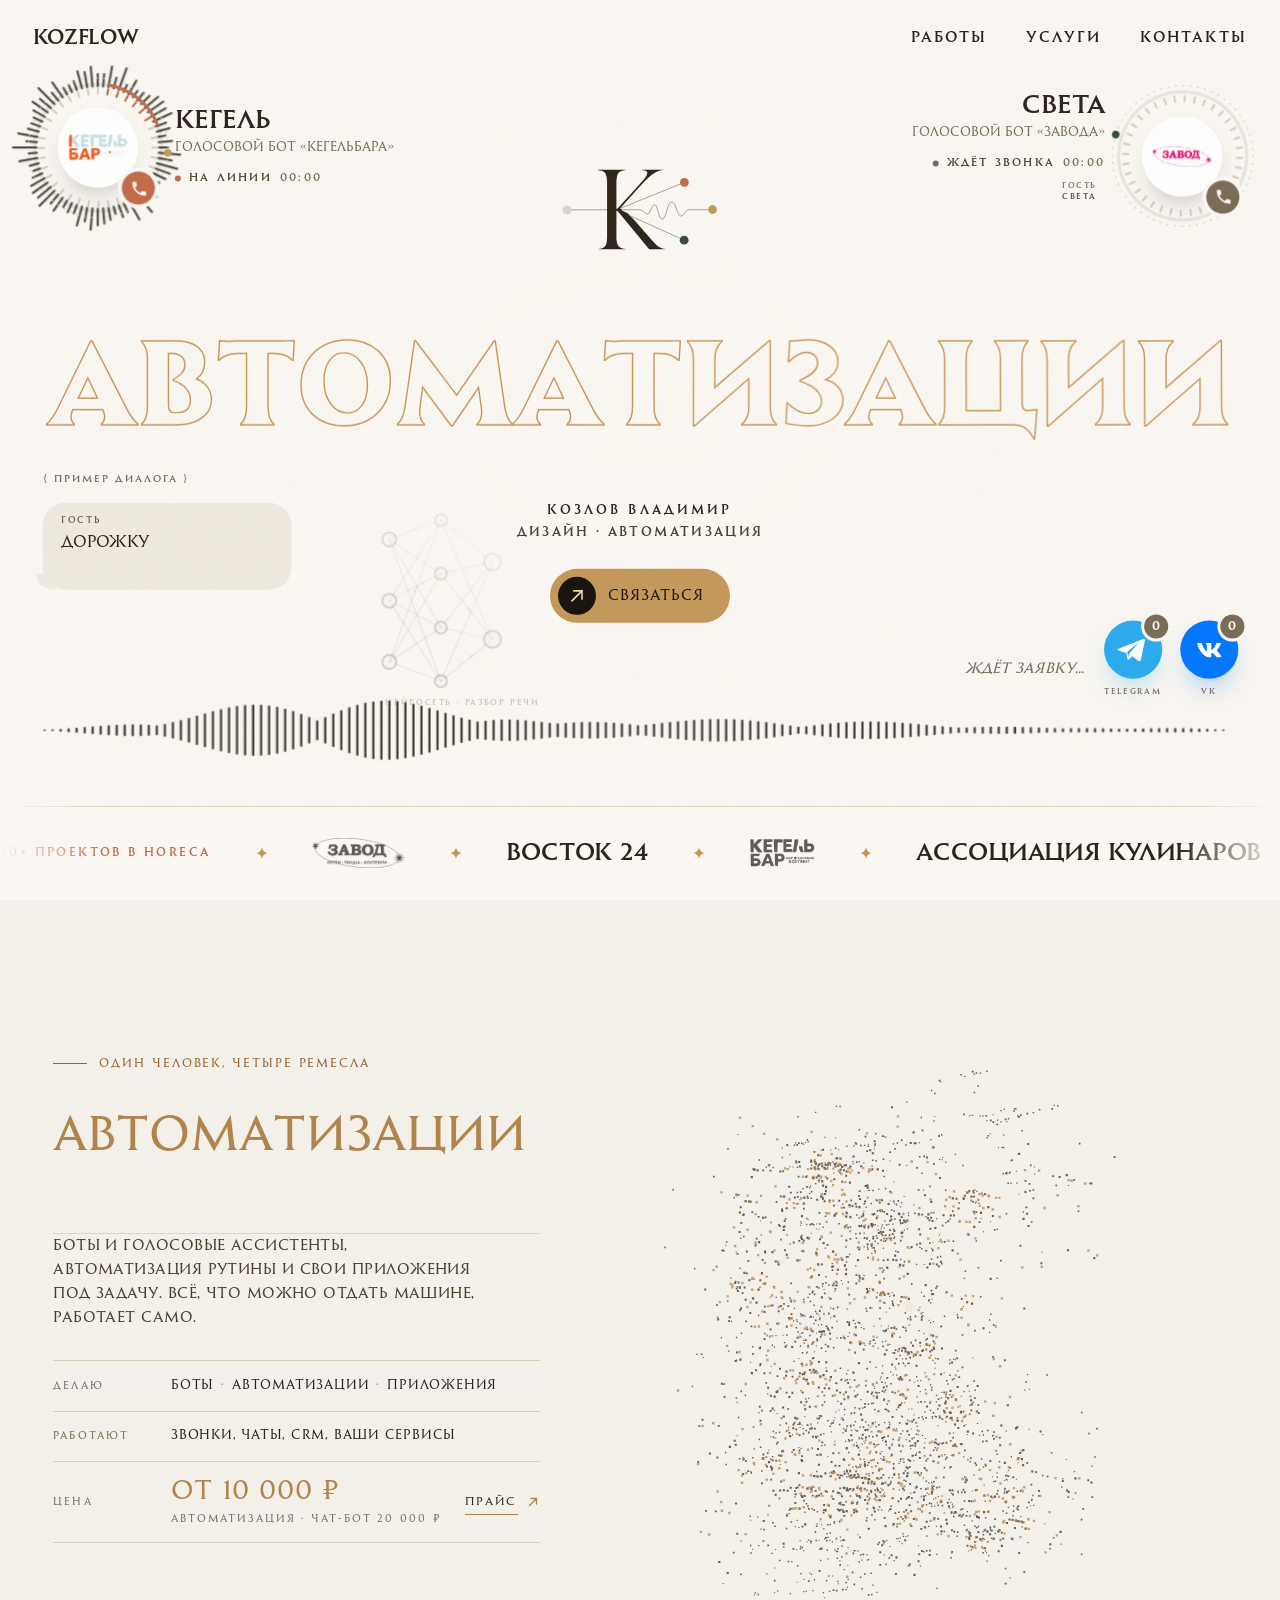
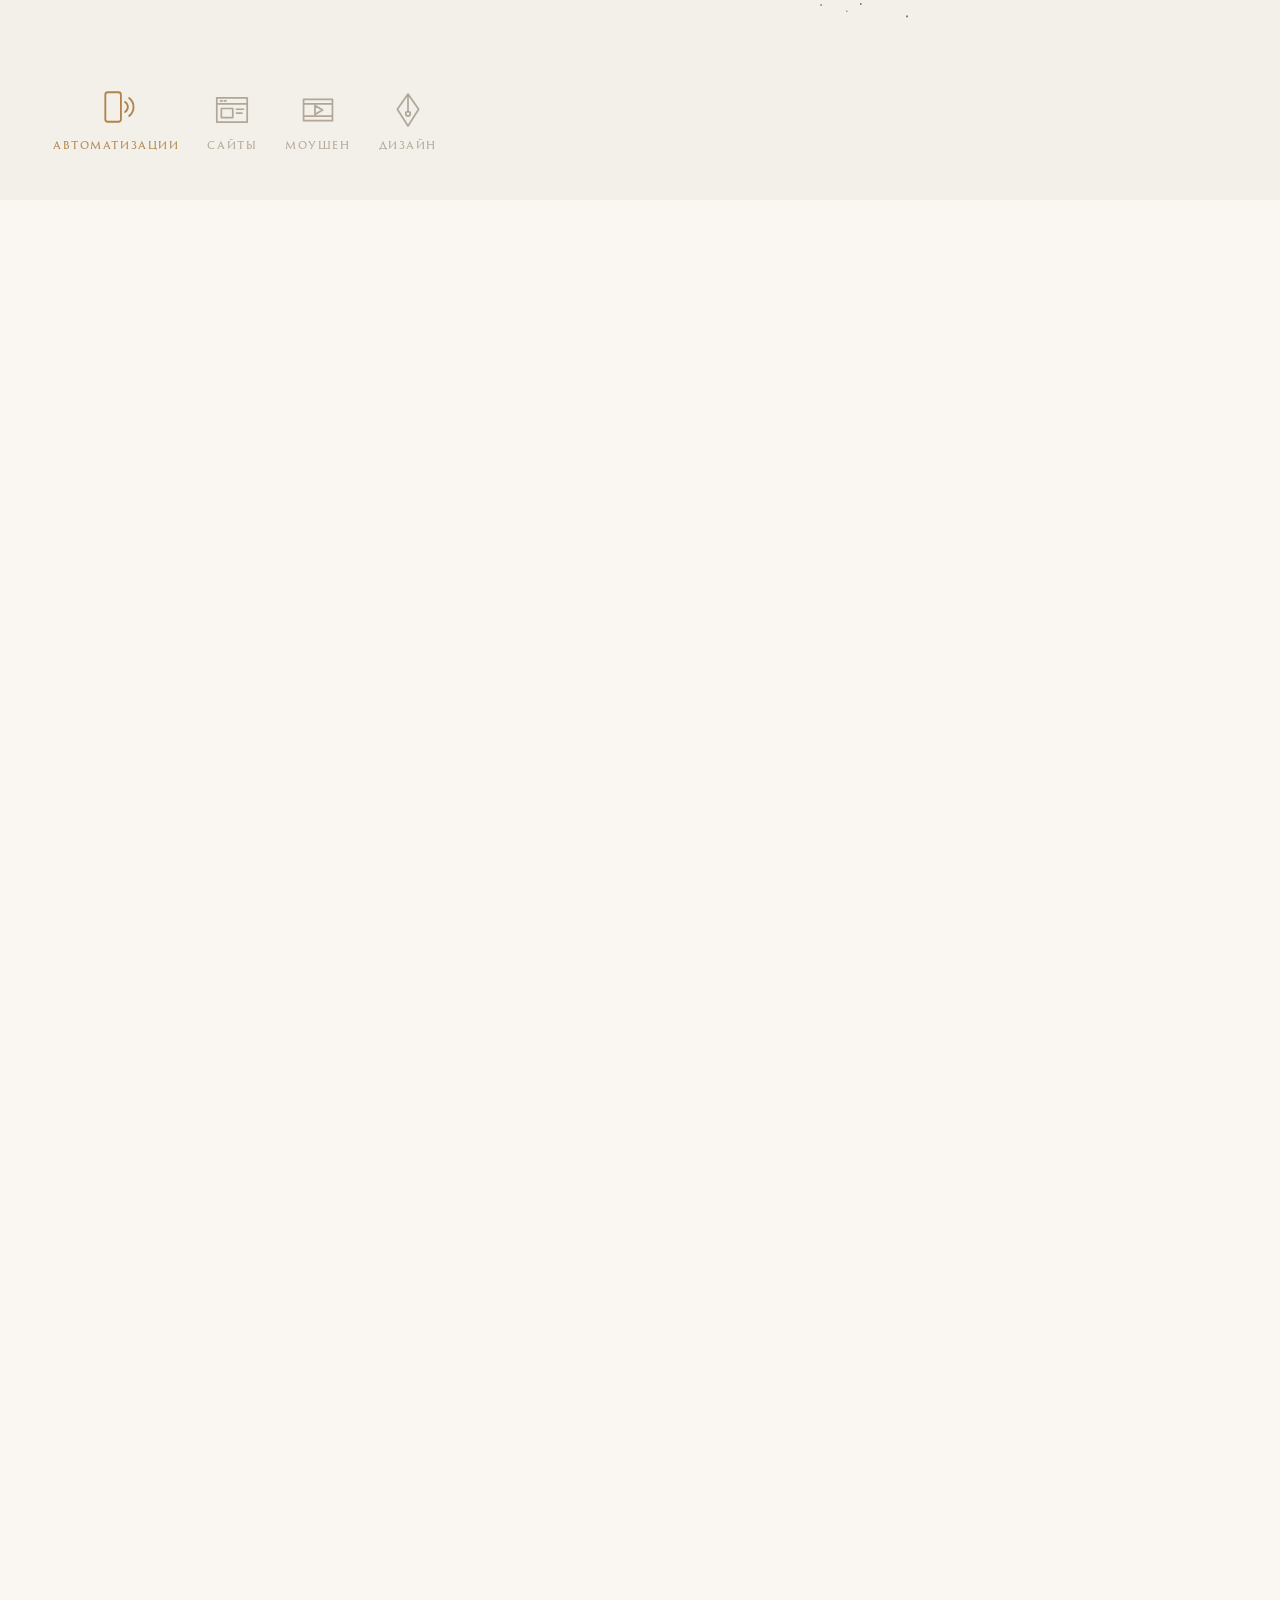
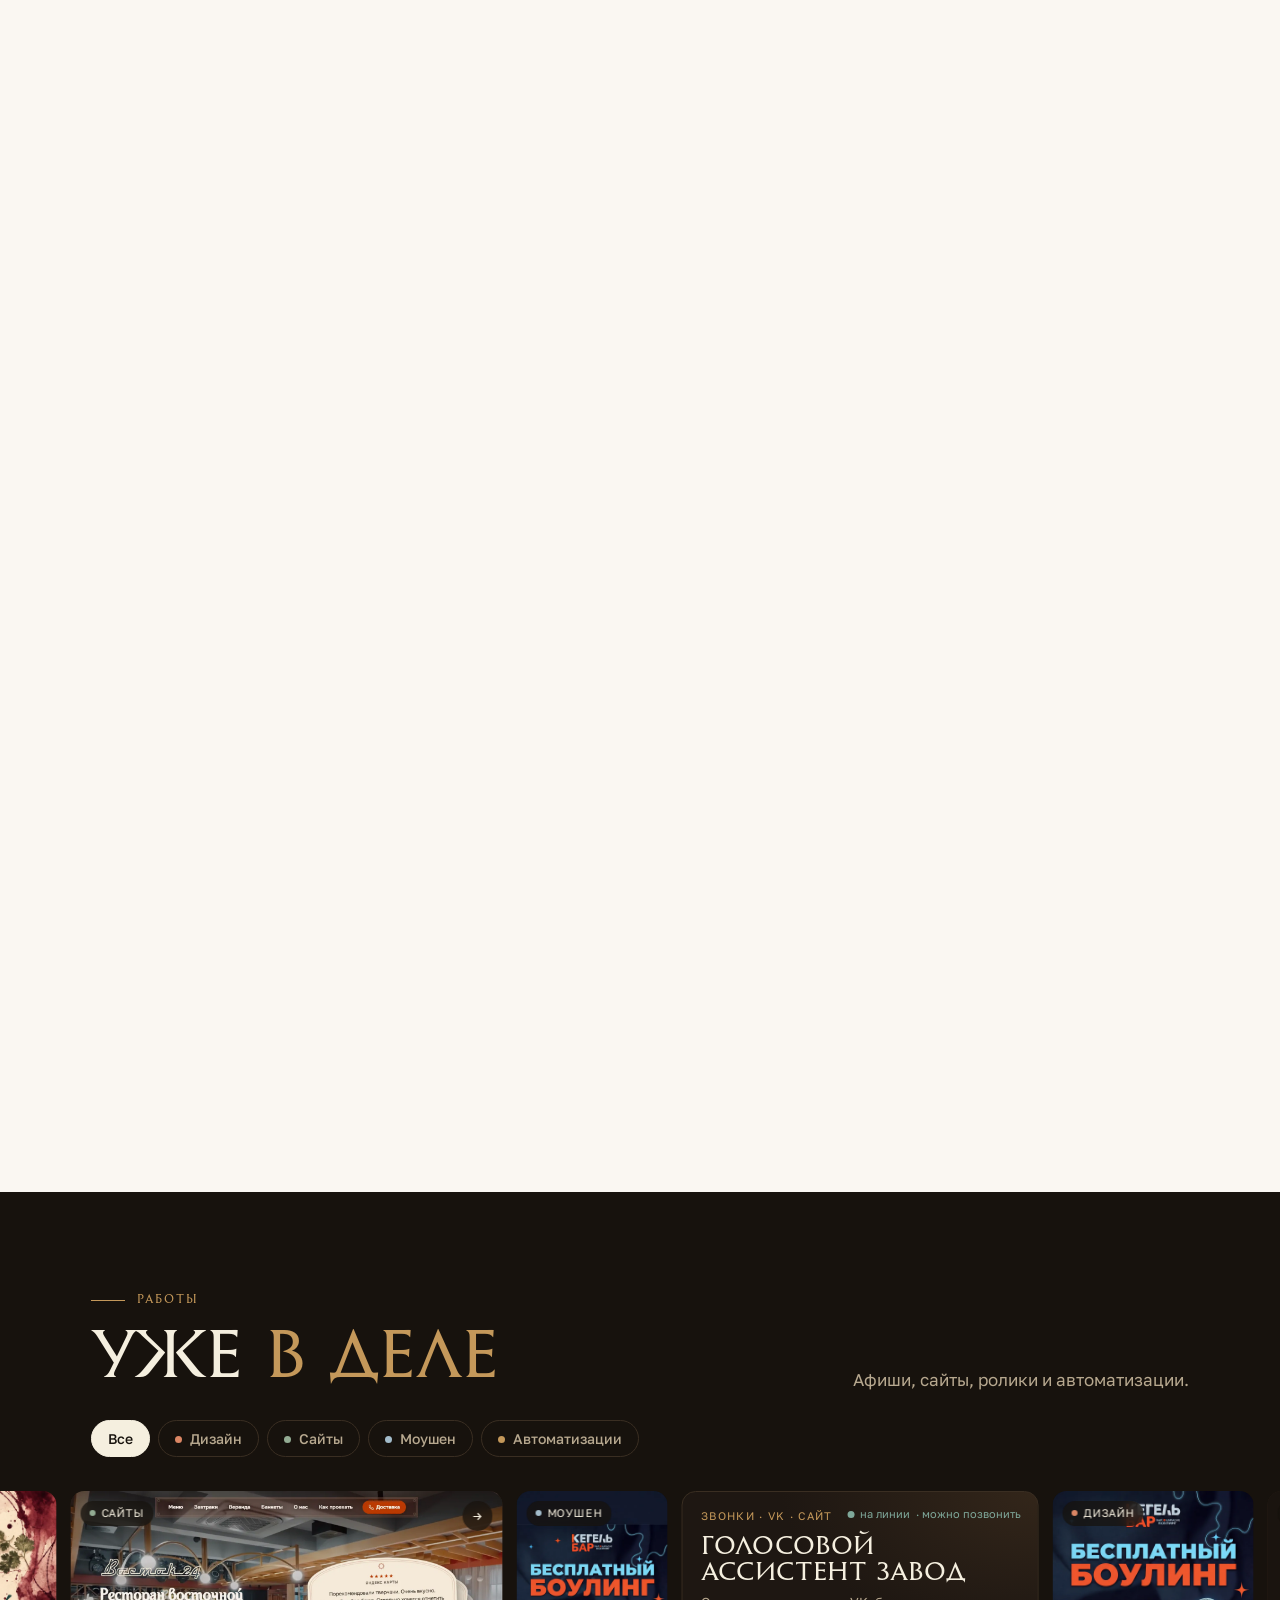
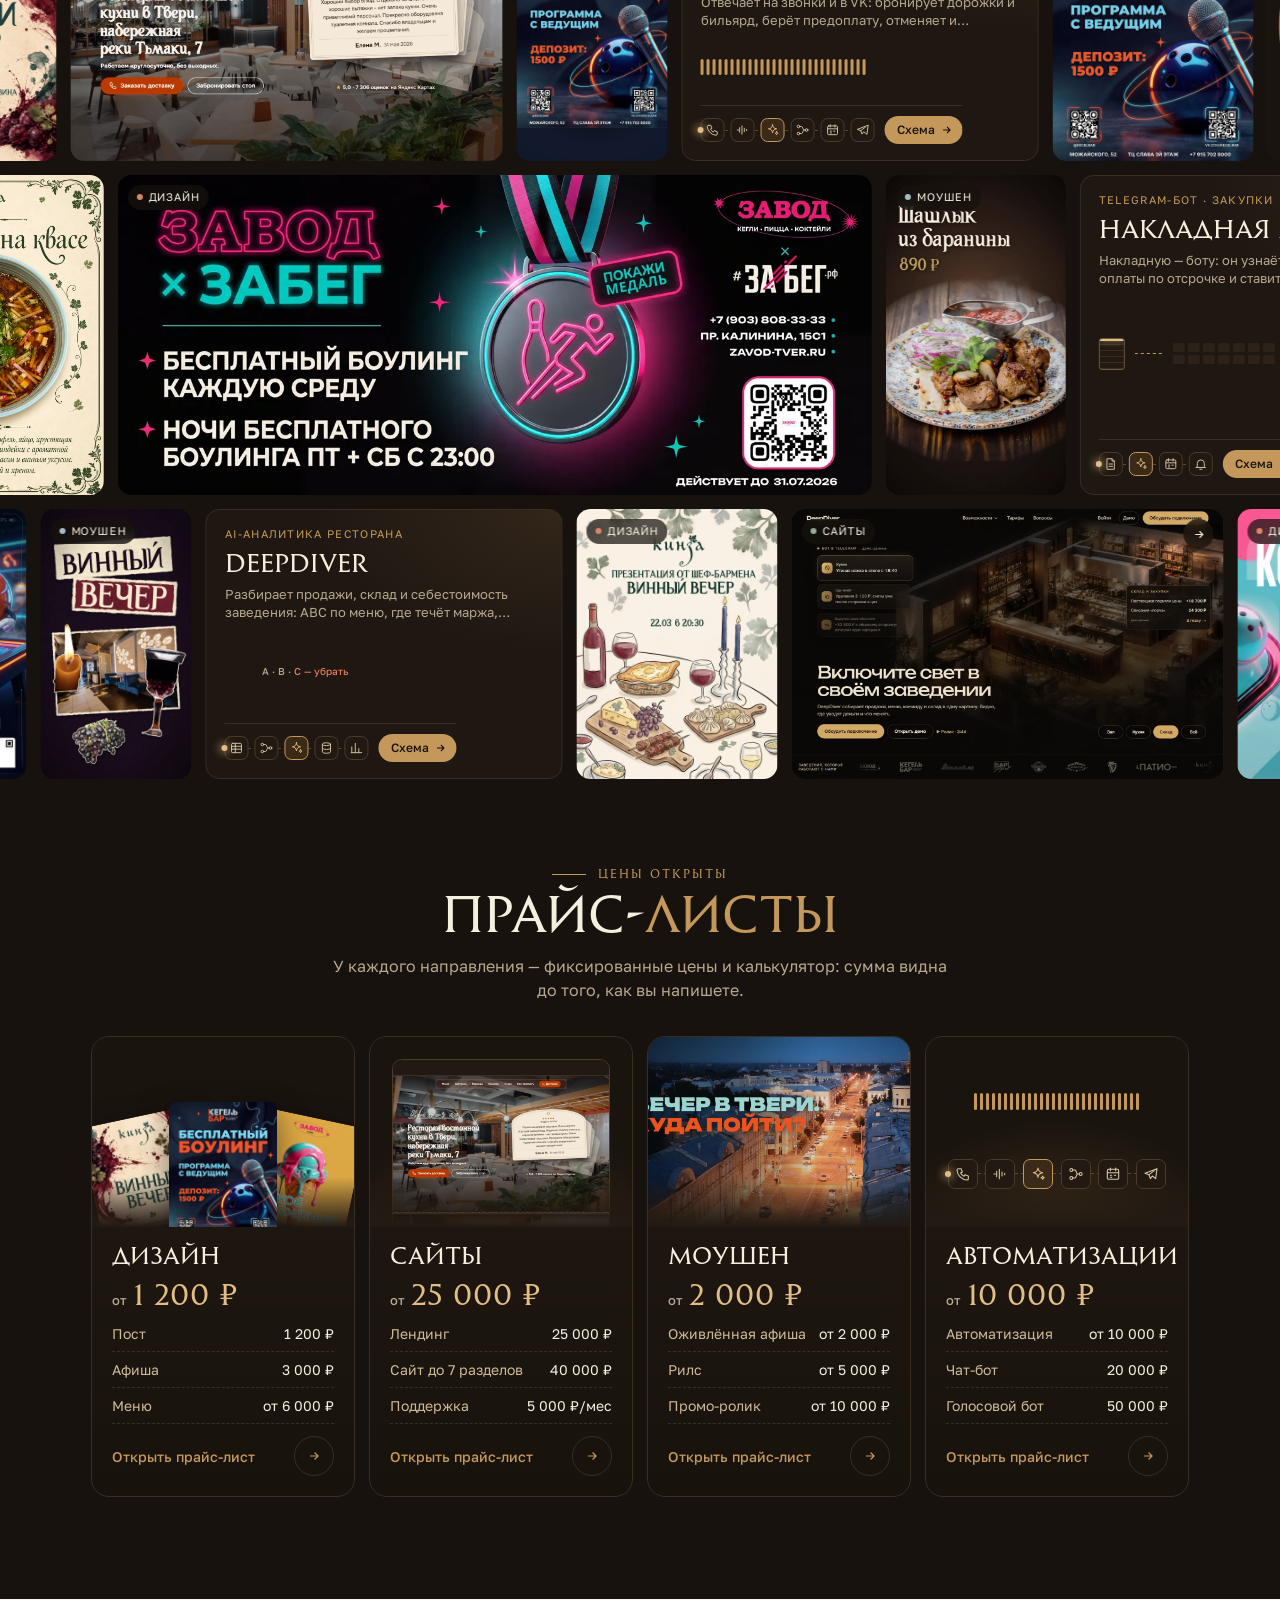
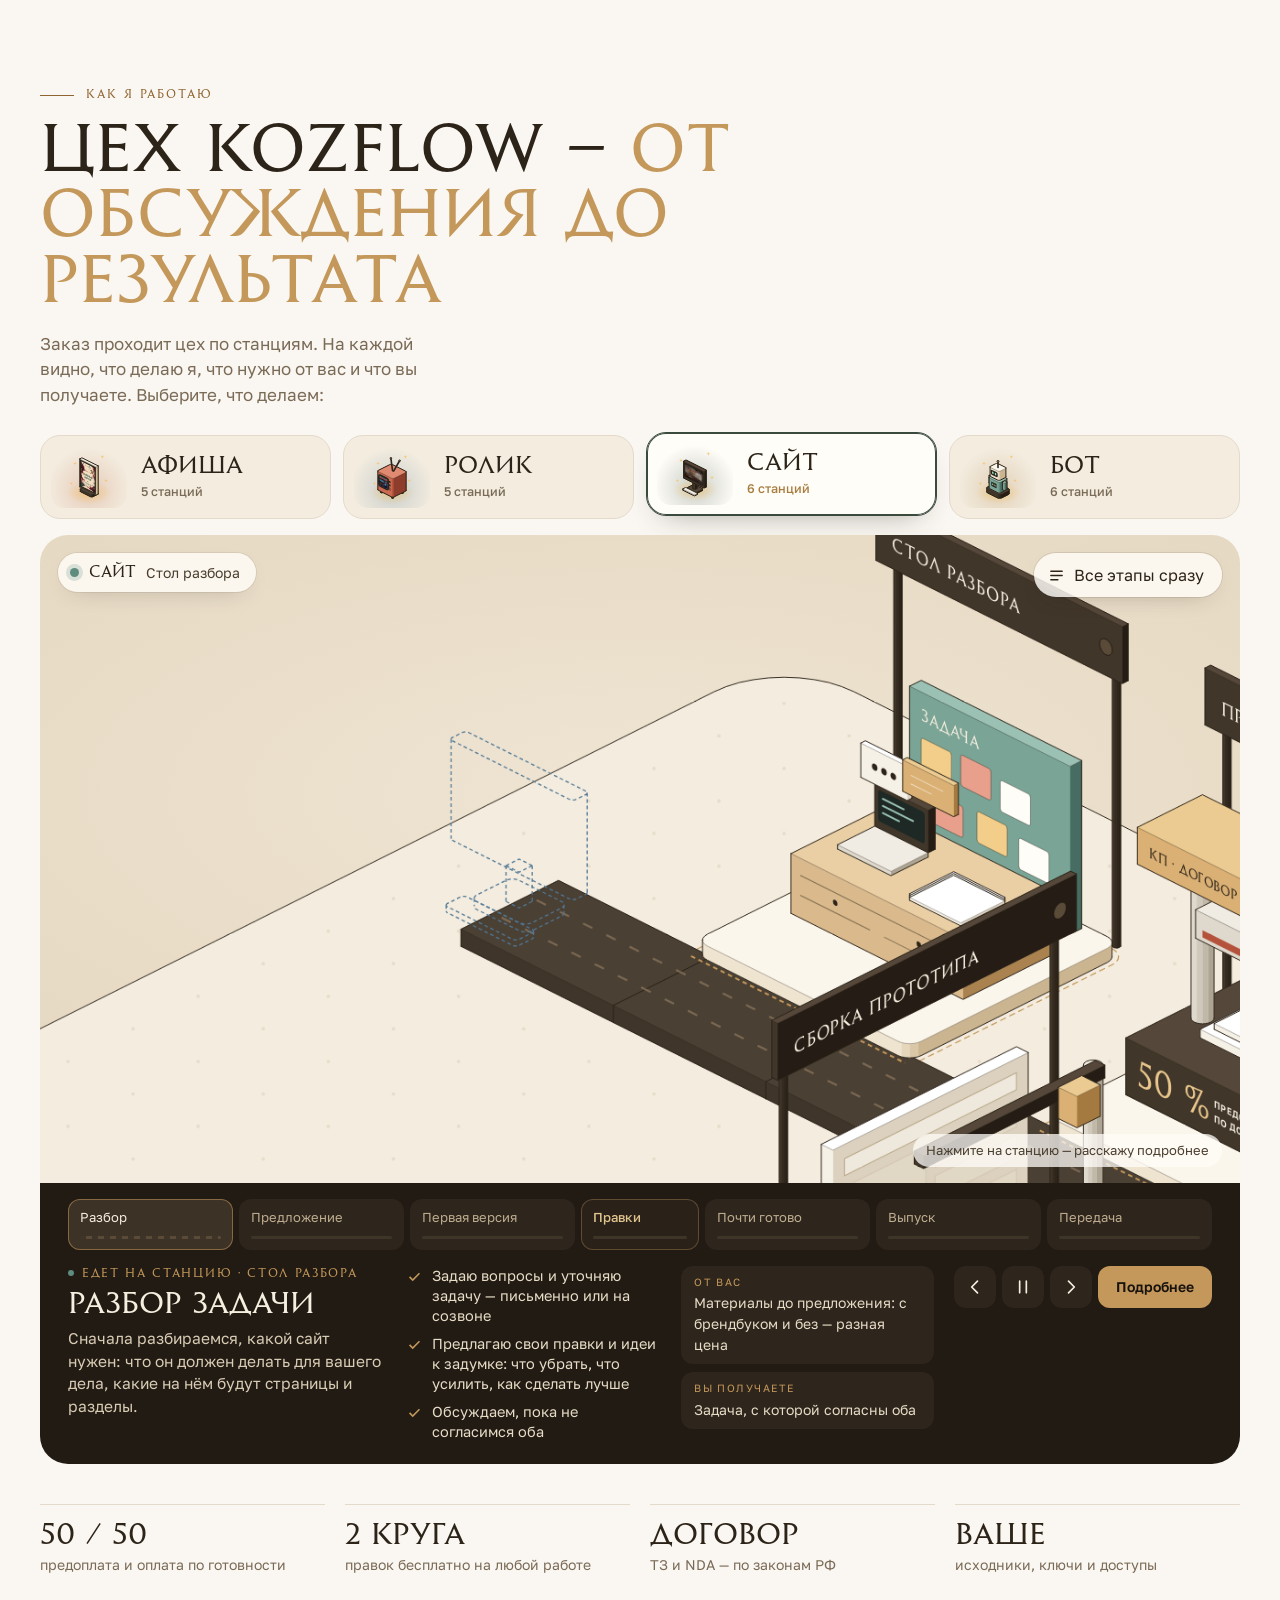
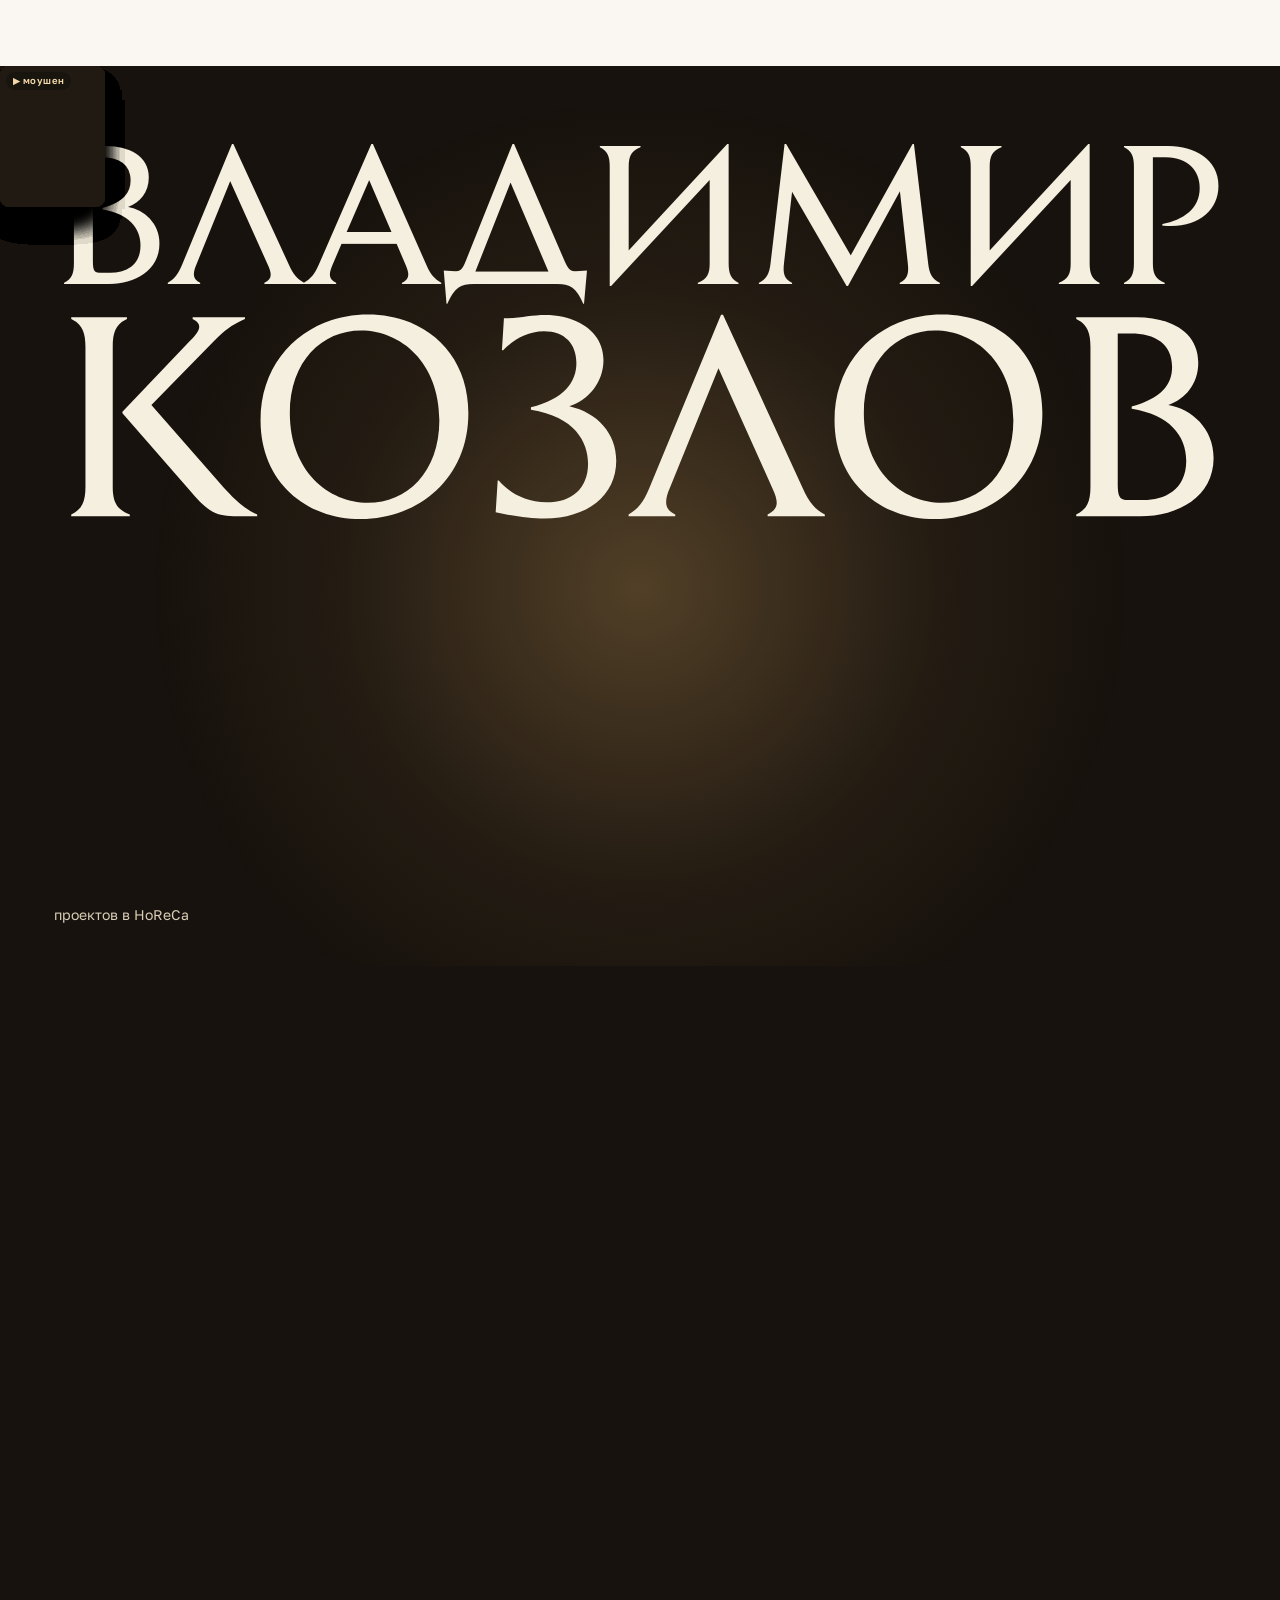
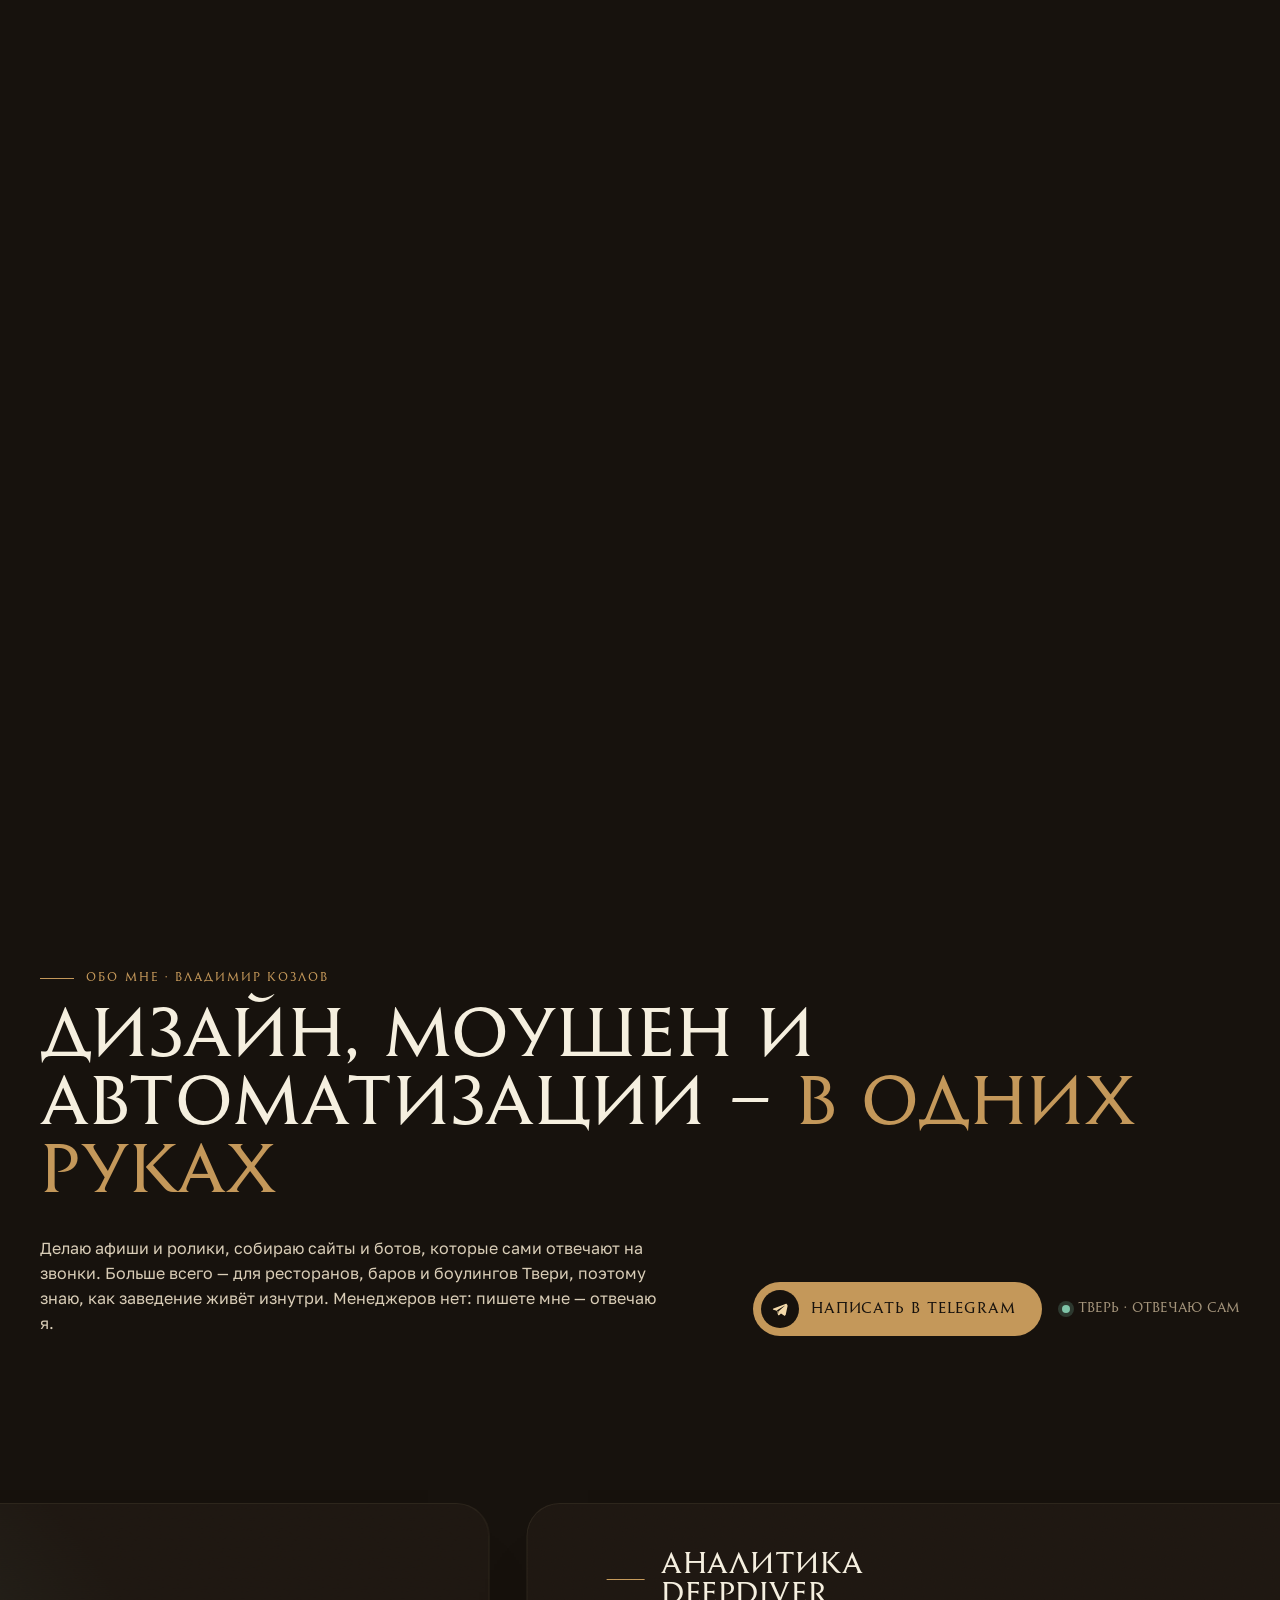
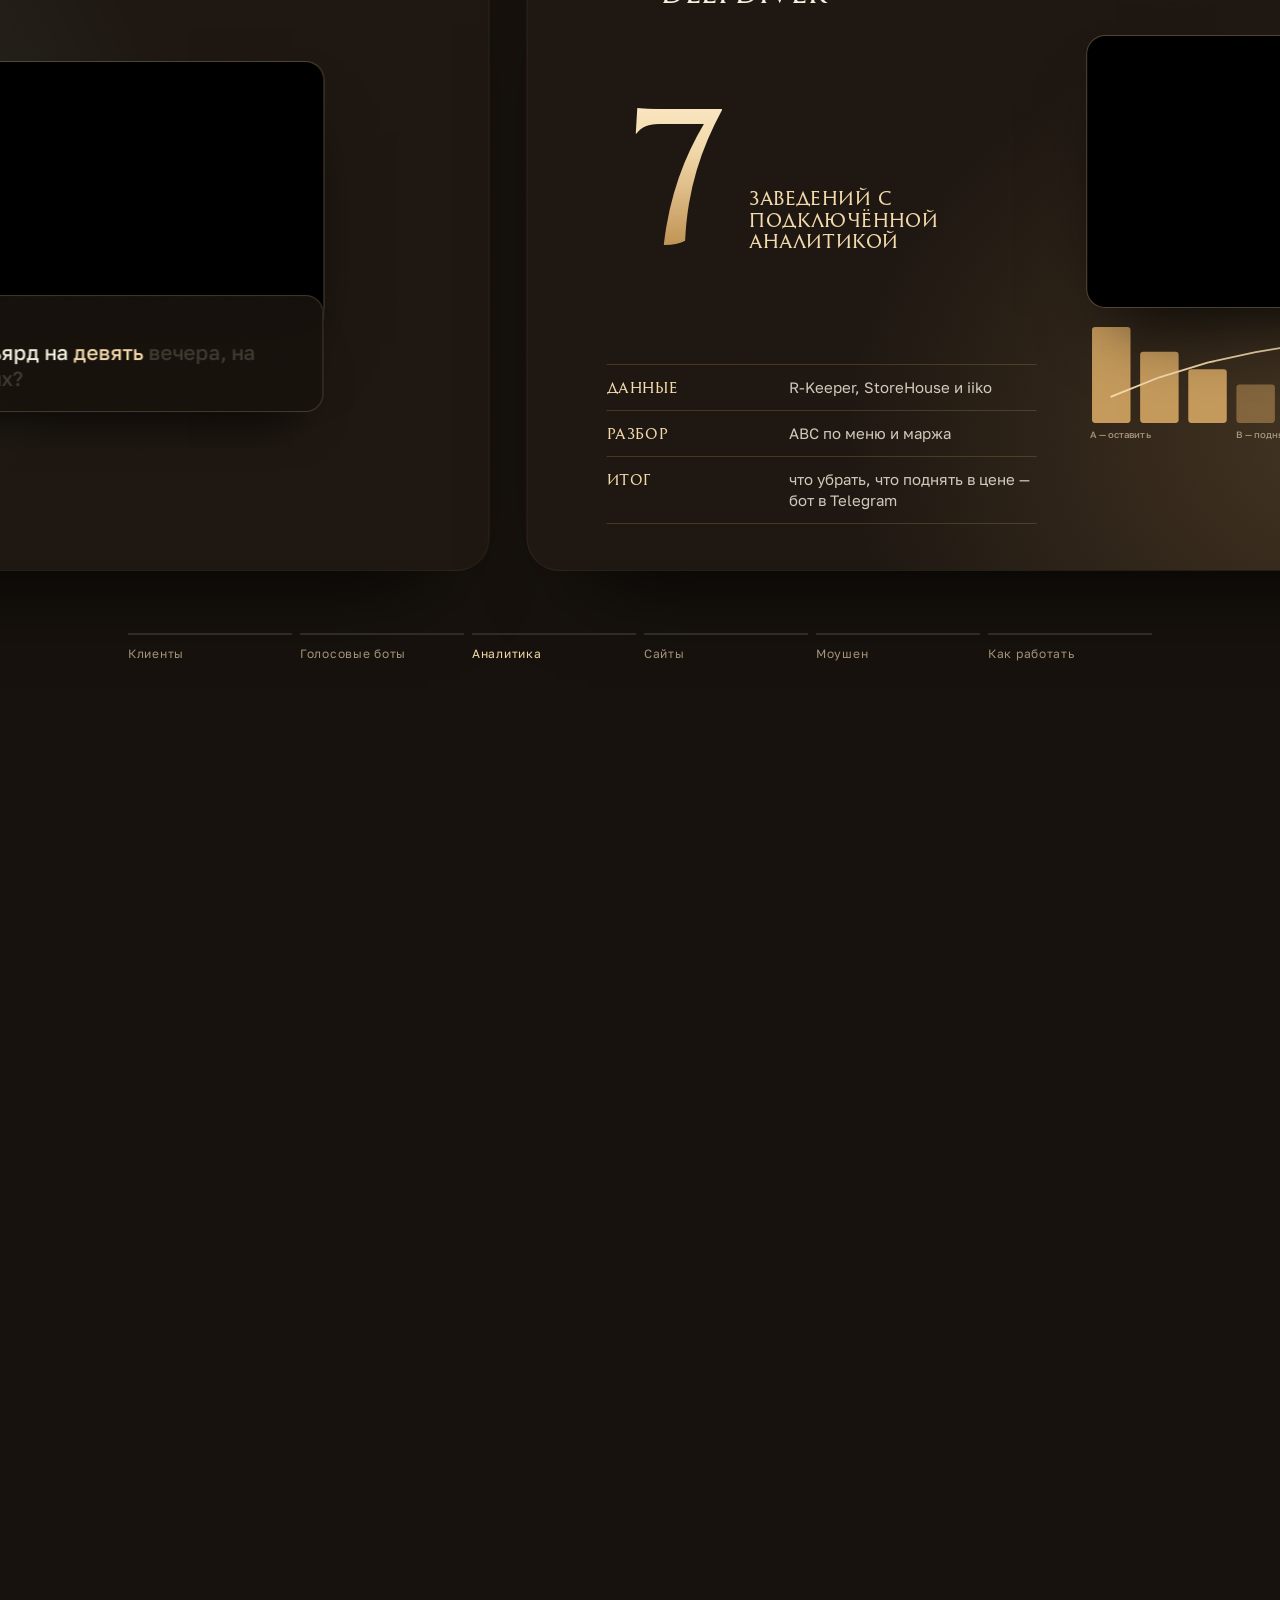
<file: index.html>
<!doctype html>
<html lang="ru">
<head>
<meta charset="utf-8">
<meta name="viewport" content="width=device-width,initial-scale=1,viewport-fit=cover">
<title>Сайты, дизайн, ролики и боты для ресторанов в Твери | KozFlow</title>
<meta name="description" content="Владимир Козлов, Тверь. Сайты, афиши, меню, ролики и голосовые боты для ресторанов, баров и кафе: 30+ проектов в HoReCa. Цены и работы на сайте.">
<meta name="theme-color" content="#FAF7F2" />
<meta property="og:type" content="website" />
<meta property="og:title" content="KozFlow — сайты, дизайн, ролики и боты для ресторанов" />
<meta property="og:description" content="Владимир Козлов, Тверь. 30+ проектов в HoReCa: сайты, афиши, меню, ролики и голосовые боты." />
<meta property="og:locale" content="ru_RU" />
<meta name="twitter:card" content="summary_large_image" />
<meta property="og:url" content="https://kozflow.ru/" />
<meta property="og:image" content="https://kozflow.ru/assets/og.jpg" />
<meta property="og:image:width" content="1200" />
<meta property="og:image:height" content="630" />
<link rel="canonical" href="https://kozflow.ru/">
<link rel="icon" href="assets/logo.webp">
<link rel="stylesheet" href="css/legacy-layer.css?v=20261102">
<link rel="stylesheet" href="css/reel.css?v=20261102">
<link rel="stylesheet" href="css/scenes.css?v=20261102">
<link rel="stylesheet" href="css/services.css?v=20261102">
<link rel="stylesheet" href="css/works.css?v=20261102">
<link rel="stylesheet" href="css/process.css?v=20261103">
<link rel="stylesheet" href="css/about.css?v=20261103">
<link rel="stylesheet" href="css/contact.css?v=20261102">
<link rel="stylesheet" href="css/final.css?v=20261102">
<link rel="stylesheet" href="css/system.css?v=20261102">
<link rel="stylesheet" href="css/legacy-v3.css?v=20261102">
<link rel="stylesheet" href="css/phone.css?v=20261102">
<script type="application/ld+json">
{
  "@context": "https://schema.org",
  "@graph": [
    {
      "@type": "Person",
      "@id": "https://kozflow.ru/#person",
      "name": "Владимир Козлов",
      "url": "https://kozflow.ru/",
      "sameAs": [
        "https://t.me/kozflow"
      ]
    },
    {
      "@type": "ProfessionalService",
      "@id": "https://kozflow.ru/#business",
      "name": "KOZFLOW",
      "url": "https://kozflow.ru/",
      "logo": "https://kozflow.ru/assets/logo.webp",
      "image": "https://kozflow.ru/assets/hero-poster.jpg",
      "description": "Сайты, дизайн, моушен-ролики и голосовые боты для ресторанов и бизнеса.",
      "telephone": "+7 910 640 71 34",
      "email": "kozflow.ai@gmail.com",
      "founder": {
        "@id": "https://kozflow.ru/#person"
      },
      "areaServed": [
        {
          "@type": "City",
          "name": "Тверь"
        },
        {
          "@type": "Country",
          "name": "Россия"
        }
      ],
      "sameAs": [
        "https://t.me/kozflow"
      ]
    }
  ]
}
</script>
</head>
<body>

<header class="nav">
  <a class="brand" href="#" aria-label="KozFlow"><span>KozFlow</span></a>
  <nav><ul><li><a href="#works">Работы</a></li><li><a href="#services">Услуги</a></li><li><a href="https://t.me/kozflow">Контакты</a></li></ul></nav>
</header>

<main class="hero" id="hero" aria-label="KozFlow — шоурил">
  <div class="stage" aria-hidden="true">
    <div class="night"></div>
    <section class="scene s-intro" data-s="intro"><div class="cam"></div></section>
    <section class="scene s-auto" data-s="auto"><div class="cam"></div></section>
    <section class="scene s-sites" data-s="sites"><div class="cam"></div></section>
    <section class="scene s-motion" data-s="motion"><div class="cam"></div></section>
    <section class="scene s-design" data-s="design"><div class="cam"></div></section>
    <section class="scene s-final" data-s="final"><div class="cam"></div></section>
  </div>

  <div class="veil"></div>

  <div class="copy">
    <h1><span class="sr">Владимир Козлов — автоматизации, сайты, моушен и дизайн для заведений.</span>
      <span class="mark" aria-hidden="true"></span>
      <span class="words" aria-hidden="true"></span></h1>
    <p class="sub"><span>Козлов Владимир</span><span>Дизайн · Автоматизация</span></p>
    <a class="cta" href="https://t.me/kozflow" target="_blank" rel="noopener"><span class="t"><span>Связаться</span><span aria-hidden="true">Связаться</span></span><span class="chip"><svg viewBox="0 0 16 16" fill="none" stroke="currentColor" stroke-width="1.6" stroke-linecap="square"><path d="M3 13L13 3M5 3h8v8"/></svg></span></a>
  </div>

  <div class="grain" aria-hidden="true"></div>
</main>

<section class="peek" id="clients" aria-label="Клиенты: 30+ проектов в HoReCa">
  <div class="mq"><div class="mq-g"><span class="mq-t caps">30+ проектов в HoReCa</span><svg class="mq-s" viewBox="0 0 24 24" aria-hidden="true"><path d="M12 1.5c.6 5.6 4.9 9.9 10.5 10.5-5.6.6-9.9 4.9-10.5 10.5-.6-5.6-4.9-9.9-10.5-10.5C7.1 11.4 11.4 7.1 12 1.5z"/></svg><img src="assets/clients/zavod.webp" alt="Завод"><svg class="mq-s" viewBox="0 0 24 24" aria-hidden="true"><path d="M12 1.5c.6 5.6 4.9 9.9 10.5 10.5-5.6.6-9.9 4.9-10.5 10.5-.6-5.6-4.9-9.9-10.5-10.5C7.1 11.4 11.4 7.1 12 1.5z"/></svg><span class="mq-n">Восток 24</span><svg class="mq-s" viewBox="0 0 24 24" aria-hidden="true"><path d="M12 1.5c.6 5.6 4.9 9.9 10.5 10.5-5.6.6-9.9 4.9-10.5 10.5-.6-5.6-4.9-9.9-10.5-10.5C7.1 11.4 11.4 7.1 12 1.5z"/></svg><img src="assets/clients/kegelbar.webp" alt="Кегель бар"><svg class="mq-s" viewBox="0 0 24 24" aria-hidden="true"><path d="M12 1.5c.6 5.6 4.9 9.9 10.5 10.5-5.6.6-9.9 4.9-10.5 10.5-.6-5.6-4.9-9.9-10.5-10.5C7.1 11.4 11.4 7.1 12 1.5z"/></svg><span class="mq-n">Ассоциация кулинаров</span><svg class="mq-s" viewBox="0 0 24 24" aria-hidden="true"><path d="M12 1.5c.6 5.6 4.9 9.9 10.5 10.5-5.6.6-9.9 4.9-10.5 10.5-.6-5.6-4.9-9.9-10.5-10.5C7.1 11.4 11.4 7.1 12 1.5z"/></svg><img class="tall" src="assets/clients/inproject.webp" alt="Проект П"><svg class="mq-s" viewBox="0 0 24 24" aria-hidden="true"><path d="M12 1.5c.6 5.6 4.9 9.9 10.5 10.5-5.6.6-9.9 4.9-10.5 10.5-.6-5.6-4.9-9.9-10.5-10.5C7.1 11.4 11.4 7.1 12 1.5z"/></svg><span class="mq-n"><i>Miravi</i></span><svg class="mq-s" viewBox="0 0 24 24" aria-hidden="true"><path d="M12 1.5c.6 5.6 4.9 9.9 10.5 10.5-5.6.6-9.9 4.9-10.5 10.5-.6-5.6-4.9-9.9-10.5-10.5C7.1 11.4 11.4 7.1 12 1.5z"/></svg><img src="assets/clients/kinza.webp" alt="Кинза"><svg class="mq-s" viewBox="0 0 24 24" aria-hidden="true"><path d="M12 1.5c.6 5.6 4.9 9.9 10.5 10.5-5.6.6-9.9 4.9-10.5 10.5-.6-5.6-4.9-9.9-10.5-10.5C7.1 11.4 11.4 7.1 12 1.5z"/></svg><span class="mq-n">DeepDiver</span><svg class="mq-s" viewBox="0 0 24 24" aria-hidden="true"><path d="M12 1.5c.6 5.6 4.9 9.9 10.5 10.5-5.6.6-9.9 4.9-10.5 10.5-.6-5.6-4.9-9.9-10.5-10.5C7.1 11.4 11.4 7.1 12 1.5z"/></svg><img src="assets/clients/schukin.webp" alt="Щукин"><svg class="mq-s" viewBox="0 0 24 24" aria-hidden="true"><path d="M12 1.5c.6 5.6 4.9 9.9 10.5 10.5-5.6.6-9.9 4.9-10.5 10.5-.6-5.6-4.9-9.9-10.5-10.5C7.1 11.4 11.4 7.1 12 1.5z"/></svg><img class="tall" src="assets/clients/volzhanka.webp" alt="Волжанка"><svg class="mq-s" viewBox="0 0 24 24" aria-hidden="true"><path d="M12 1.5c.6 5.6 4.9 9.9 10.5 10.5-5.6.6-9.9 4.9-10.5 10.5-.6-5.6-4.9-9.9-10.5-10.5C7.1 11.4 11.4 7.1 12 1.5z"/></svg></div><div class="mq-g" aria-hidden="true"><span class="mq-t caps">30+ проектов в HoReCa</span><svg class="mq-s" viewBox="0 0 24 24" aria-hidden="true"><path d="M12 1.5c.6 5.6 4.9 9.9 10.5 10.5-5.6.6-9.9 4.9-10.5 10.5-.6-5.6-4.9-9.9-10.5-10.5C7.1 11.4 11.4 7.1 12 1.5z"/></svg><img src="assets/clients/zavod.webp" alt="Завод"><svg class="mq-s" viewBox="0 0 24 24" aria-hidden="true"><path d="M12 1.5c.6 5.6 4.9 9.9 10.5 10.5-5.6.6-9.9 4.9-10.5 10.5-.6-5.6-4.9-9.9-10.5-10.5C7.1 11.4 11.4 7.1 12 1.5z"/></svg><span class="mq-n">Восток 24</span><svg class="mq-s" viewBox="0 0 24 24" aria-hidden="true"><path d="M12 1.5c.6 5.6 4.9 9.9 10.5 10.5-5.6.6-9.9 4.9-10.5 10.5-.6-5.6-4.9-9.9-10.5-10.5C7.1 11.4 11.4 7.1 12 1.5z"/></svg><img src="assets/clients/kegelbar.webp" alt="Кегель бар"><svg class="mq-s" viewBox="0 0 24 24" aria-hidden="true"><path d="M12 1.5c.6 5.6 4.9 9.9 10.5 10.5-5.6.6-9.9 4.9-10.5 10.5-.6-5.6-4.9-9.9-10.5-10.5C7.1 11.4 11.4 7.1 12 1.5z"/></svg><span class="mq-n">Ассоциация кулинаров</span><svg class="mq-s" viewBox="0 0 24 24" aria-hidden="true"><path d="M12 1.5c.6 5.6 4.9 9.9 10.5 10.5-5.6.6-9.9 4.9-10.5 10.5-.6-5.6-4.9-9.9-10.5-10.5C7.1 11.4 11.4 7.1 12 1.5z"/></svg><img class="tall" src="assets/clients/inproject.webp" alt="Проект П"><svg class="mq-s" viewBox="0 0 24 24" aria-hidden="true"><path d="M12 1.5c.6 5.6 4.9 9.9 10.5 10.5-5.6.6-9.9 4.9-10.5 10.5-.6-5.6-4.9-9.9-10.5-10.5C7.1 11.4 11.4 7.1 12 1.5z"/></svg><span class="mq-n"><i>Miravi</i></span><svg class="mq-s" viewBox="0 0 24 24" aria-hidden="true"><path d="M12 1.5c.6 5.6 4.9 9.9 10.5 10.5-5.6.6-9.9 4.9-10.5 10.5-.6-5.6-4.9-9.9-10.5-10.5C7.1 11.4 11.4 7.1 12 1.5z"/></svg><img src="assets/clients/kinza.webp" alt="Кинза"><svg class="mq-s" viewBox="0 0 24 24" aria-hidden="true"><path d="M12 1.5c.6 5.6 4.9 9.9 10.5 10.5-5.6.6-9.9 4.9-10.5 10.5-.6-5.6-4.9-9.9-10.5-10.5C7.1 11.4 11.4 7.1 12 1.5z"/></svg><span class="mq-n">DeepDiver</span><svg class="mq-s" viewBox="0 0 24 24" aria-hidden="true"><path d="M12 1.5c.6 5.6 4.9 9.9 10.5 10.5-5.6.6-9.9 4.9-10.5 10.5-.6-5.6-4.9-9.9-10.5-10.5C7.1 11.4 11.4 7.1 12 1.5z"/></svg><img src="assets/clients/schukin.webp" alt="Щукин"><svg class="mq-s" viewBox="0 0 24 24" aria-hidden="true"><path d="M12 1.5c.6 5.6 4.9 9.9 10.5 10.5-5.6.6-9.9 4.9-10.5 10.5-.6-5.6-4.9-9.9-10.5-10.5C7.1 11.4 11.4 7.1 12 1.5z"/></svg><img class="tall" src="assets/clients/volzhanka.webp" alt="Волжанка"><svg class="mq-s" viewBox="0 0 24 24" aria-hidden="true"><path d="M12 1.5c.6 5.6 4.9 9.9 10.5 10.5-5.6.6-9.9 4.9-10.5 10.5-.6-5.6-4.9-9.9-10.5-10.5C7.1 11.4 11.4 7.1 12 1.5z"/></svg></div></div>
</section>

<!-- services:start -->
<section class="svc" id="services" aria-label="Услуги">
  <div class="svc-pin">
    <canvas class="svc-cv"></canvas>
    <div class="svc-symbox"></div>
    <div class="svc-copy">
      <p class="svc-kicker">Один человек, четыре ремесла</p>
      <div class="svc-ww"></div>
      <div class="svc-stackp svc-body"></div>
      <nav class="svc-nav" aria-label="Услуги"></nav>
    </div>
  </div>
</section>
<script type="text/plain" id="svc-kpts">236.8,238.2 344.5,238.1 345.8,238.3 346.4,239.0 346.4,240.2 345.5,240.9 332.5,243.1 326.7,245.2 322.0,248.0 318.2,251.7 316.0,254.8 314.0,258.8 312.0,265.0 309.9,279.8 309.6,287.2 309.6,393.0 310.0,394.3 311.2,394.6 313.0,394.1 316.9,390.0 396.4,303.0 417.6,278.8 427.4,266.0 429.8,261.5 431.8,255.5 431.8,250.0 430.9,247.8 428.4,245.0 424.8,243.1 411.5,240.7 410.9,239.8 411.4,238.5 414.0,238.1 494.5,238.1 496.1,238.5 496.5,240.0 495.5,240.9 486.0,241.9 480.8,243.1 474.2,245.2 464.0,249.9 451.5,258.2 437.0,270.2 423.5,283.5 392.4,317.2 330.1,385.8 325.0,391.7 324.6,393.5 325.2,394.7 328.5,395.0 329.1,397.0 330.7,398.2 331.0,400.5 331.8,401.3 351.8,410.9 359.1,415.8 359.8,419.5 370.1,428.5 378.4,437.0 452.2,520.8 468.2,537.6 475.5,543.6 482.2,547.8 492.2,551.8 503.2,553.5 504.1,554.5 503.8,555.6 441.5,556.0 440.2,555.6 317.6,407.2 312.8,401.8 311.2,401.4 310.0,401.7 309.6,403.0 309.6,511.0 309.9,517.0 312.0,529.0 314.0,535.2 316.1,539.5 319.4,543.8 321.7,545.8 326.8,548.8 331.5,550.8 339.2,552.8 345.8,553.6 346.4,554.2 346.4,555.2 344.5,555.9 262.8,556.0 239.5,555.9 238.2,555.5 238.1,554.2 238.8,553.5 246.3,552.6 255.2,549.8 259.6,547.2 263.5,543.7 266.6,539.2 268.7,534.5 270.8,527.2 271.8,520.8 272.6,509.5 272.6,400.0 272.5,398.7 271.4,397.5 272.4,396.8 272.6,395.5 272.6,288.2 271.8,275.5 270.8,268.0 267.8,258.0 264.8,252.5 260.8,248.2 256.5,245.4 249.8,243.0 236.8,241.0 235.9,239.5</script>
<!-- services:end -->

<!-- works:start -->
<section class="wk" id="works" aria-label="Работы">
  <div class="wrap">
    <div class="head">
      <div><p class="kick">Работы</p><h2>Уже <em>в деле</em></h2></div>
      <p>Афиши, сайты, ролики и автоматизации.</p>
    </div>
    <div class="chips" role="group" aria-label="Фильтр работ"></div>
  </div>
  <div class="river"></div>
  <div class="wrap prl"><div class="plh"><span>Цены открыты</span><h3>Прайс-<em>листы</em></h3><p>У каждого направления — фиксированные цены и калькулятор: сумма видна до того, как вы напишете.</p></div><nav class="prices" aria-label="Прайс-листы по направлениям"></nav></div>
  <dialog id="lb"><button class="x" aria-label="Закрыть">✕</button><div class="lb"></div></dialog>
  <dialog id="sv"><button class="x" aria-label="Закрыть">✕</button><div class="sv"></div></dialog>
  <dialog id="pv"><button class="x" aria-label="Закрыть">✕</button><div class="pv"></div></dialog>
</section>
<!-- works:end -->

<!-- process:start -->
<section class="cv" id="process" aria-labelledby="cv-title">
<div class="cv-in">
  <header class="cv-h">
    <div><span class="kick">Как я работаю</span><h2 id="cv-title">Цех KozFlow — <em>от обсуждения до результата</em></h2></div>
    <p class="cv-lead">Заказ проходит цех по станциям. На каждой видно, что делаю я, что нужно от вас и что вы получаете. Выберите, что делаем:</p>
  </header>
  <div class="cv-pick" role="tablist" aria-label="Что делаем"><button class="pk" role="tab" data-p="poster" aria-selected="false"><span class="pk-ic"><svg class="cv-ic iso" viewBox="-82.4 -153.7 164.8 203.9" aria-hidden="true"><g class="pd" data-st="done"><ellipse class="glow" cx="0" cy="0" rx="74" ry="38"/><g class="bd"><g class="iso-solid t-ink"><path class="iso-fill" d="M-28.8 -12.1L-28.7 -12.6L-28.3 -13.1L-27.7 -13.5L-11.6 -21.5L-10.8 -21.8L-9.9 -22L-8.9 -22.1L-8 -22L-7 -21.8L-6.3 -21.5L27.7 -4.5L28.3 -4.1L28.7 -3.7L28.8 -3.2L28.8 4.5L28.7 5L28.3 5.4L27.7 5.8L11.6 13.9L10.8 14.2L9.9 14.4L8.9 14.4L8 14.4L7 14.2L6.3 13.9L-27.7 -3.1L-28.3 -3.5L-28.7 -4L-28.8 -4.5Z"/><path class="iso-shade" data-shade="0" d="M28.8 4.5L28.7 5L28.7 -2.7L28.8 -3.2ZM28.7 5L28.3 5.4L28.3 -2.2L28.7 -2.7ZM28.3 5.4L27.7 5.8L27.7 -1.9L28.3 -2.2ZM27.7 5.8L11.6 13.9L11.6 6.2L27.7 -1.9ZM11.6 13.9L10.8 14.2L10.8 6.5L11.6 6.2Z"/><path class="iso-shade" data-shade="1" d="M10.8 14.2L9.9 14.4L9.9 6.7L10.8 6.5ZM9.9 14.4L8.9 14.4L8.9 6.8L9.9 6.7Z"/><path class="iso-shade" data-shade="2" d="M8.9 14.4L8 14.4L8 6.7L8.9 6.8ZM8 14.4L7 14.2L7 6.5L8 6.7Z"/><path class="iso-shade" data-shade="3" d="M7 14.2L6.3 13.9L6.3 6.2L7 6.5ZM6.3 13.9L-27.7 -3.1L-27.7 -10.8L6.3 6.2ZM-27.7 -3.1L-28.3 -3.5L-28.3 -11.2L-27.7 -10.8ZM-28.3 -3.5L-28.7 -4L-28.7 -11.6L-28.3 -11.2ZM-28.7 -4L-28.8 -4.5L-28.8 -12.1L-28.7 -11.6Z"/><path class="iso-top" d="M27.7 -4.5L28.3 -4.1L28.7 -3.7L28.8 -3.2L28.7 -2.7L28.3 -2.2L27.7 -1.9L11.6 6.2L10.8 6.5L9.9 6.7L8.9 6.8L8 6.7L7 6.5L6.3 6.2L-27.7 -10.8L-28.3 -11.2L-28.7 -11.6L-28.8 -12.1L-28.7 -12.6L-28.3 -13.1L-27.7 -13.5L-11.6 -21.5L-10.8 -21.8L-9.9 -22L-8.9 -22.1L-8 -22L-7 -21.8L-6.3 -21.5Z"/><path class="iso-line iso-crease" data-tone="faint" d="M28.8 -3.2L28.7 -2.7L28.3 -2.2L27.7 -1.9L11.6 6.2L10.8 6.5L9.9 6.7L8.9 6.8L8 6.7L7 6.5L6.3 6.2L-27.7 -10.8L-28.3 -11.2L-28.7 -11.6L-28.8 -12.1"/><path class="iso-line iso-edge" data-tone="hi" d="M-28.8 -12.1L-28.7 -12.6L-28.3 -13.1L-27.7 -13.5L-11.6 -21.5L-10.8 -21.8L-9.9 -22L-8.9 -22.1L-8 -22L-7 -21.8L-6.3 -21.5L27.7 -4.5L28.3 -4.1L28.7 -3.7L28.8 -3.2M28.8 4.5L28.7 5L28.3 5.4L27.7 5.8L11.6 13.9L10.8 14.2L9.9 14.4L8.9 14.4L8 14.4L7 14.2L6.3 13.9L-27.7 -3.1L-28.3 -3.5L-28.7 -4L-28.8 -4.5M28.8 -3.2L28.8 4.5M-28.8 -12.1L-28.8 -4.5"/></g></g><g class="pl"><path class="gh" d="M-28.8 -12.1L-28.7 -12.6L-28.3 -13.1L-27.7 -13.5L-11.6 -21.5L-10.8 -21.8L-9.9 -22L-8.9 -22.1L-8 -22L-7 -21.8L-6.3 -21.5L27.7 -4.5L28.3 -4.1L28.7 -3.7L28.8 -3.2M28.8 4.5L28.7 5L28.3 5.4L27.7 5.8L11.6 13.9L10.8 14.2L9.9 14.4L8.9 14.4L8 14.4L7 14.2L6.3 13.9L-27.7 -3.1L-28.3 -3.5L-28.7 -4L-28.8 -4.5M28.8 -3.2L28.8 4.5M-28.8 -12.1L-28.8 -4.5M28.8 -3.2L28.7 -2.7L28.3 -2.2L27.7 -1.9L11.6 6.2L10.8 6.5L9.9 6.7L8.9 6.8L8 6.7L7 6.5L6.3 6.2L-27.7 -10.8L-28.3 -11.2L-28.7 -11.6L-28.8 -12.1"/></g><g class="nt"><g class="iso-solid t-gold"><path class="iso-fill" d="M-50.1 -31.7L-48.3 -32.6L-34 -25.4L-34 0.9L-35.8 1.8L-50.1 -5.4Z"/><path class="iso-shade" data-shade="0" d="M-34 0.9L-35.8 1.8L-35.8 -24.5L-34 -25.4Z"/><path class="iso-shade" data-shade="3" d="M-35.8 1.8L-50.1 -5.4L-50.1 -31.7L-35.8 -24.5Z"/><path class="iso-top" d="M-34 -25.4L-35.8 -24.5L-50.1 -31.7L-48.3 -32.6Z"/><path class="iso-line iso-crease" data-tone="faint" d="M-34 -25.4L-35.8 -24.5L-50.1 -31.7"/><g transform="matrix(0.894 0.447 0 1.095 -50.088 -31.657)"><path class="fl" d="M3 6h10M3 10h7M3 14h9"/></g><path class="iso-line iso-edge" data-tone="hi" d="M-50.1 -31.7L-48.3 -32.6L-34 -25.4M-34 0.9L-35.8 1.8L-50.1 -5.4M-34 -25.4L-34 0.9M-50.1 -31.7L-50.1 -5.4"/></g></g><g class="ky"><g class="iso-solid t-gold"><path class="iso-fill" d="M-30.4 -16L-28.6 -16.9L-12.5 -8.9L-12.5 15.2L-14.3 16.1L-30.4 8Z"/><path class="iso-shade" data-shade="0" d="M-12.5 15.2L-14.3 16.1L-14.3 -8L-12.5 -8.9Z"/><path class="iso-shade" data-shade="3" d="M-14.3 16.1L-30.4 8L-30.4 -16L-14.3 -8Z"/><path class="iso-top" d="M-12.5 -8.9L-14.3 -8L-30.4 -16L-28.6 -16.9Z"/><path class="iso-line iso-crease" data-tone="faint" d="M-12.5 -8.9L-14.3 -8L-30.4 -16"/><g transform="matrix(0.894 0.447 0 1.095 -30.411 -16.05)"><circle class="kk" cx="6" cy="9" r="3.6"/><path class="kk" d="M9.5 9h7M14 9v3.5M16.5 9v2.5"/></g><path class="iso-line iso-edge" data-tone="hi" d="M-30.4 -16L-28.6 -16.9L-12.5 -8.9M-12.5 15.2L-14.3 16.1L-30.4 8M-12.5 -8.9L-12.5 15.2M-30.4 -16L-30.4 8"/></g></g><g class="bd"><g class="iso-solid t-cream"><path class="iso-fill" d="M-30.4 -111.3L-23.3 -114.9L30.4 -88.1L30.4 4L23.3 7.5L-30.4 -19.3Z"/><path class="iso-shade" data-shade="0" d="M30.4 4L23.3 7.5L23.3 -84.5L30.4 -88.1Z"/><path class="iso-shade" data-shade="3" d="M23.3 7.5L-30.4 -19.3L-30.4 -111.3L23.3 -84.5Z"/><path class="iso-top" d="M30.4 -88.1L23.3 -84.5L-30.4 -111.3L-23.3 -114.9Z"/><path class="iso-line iso-crease" data-tone="faint" d="M30.4 -88.1L23.3 -84.5L-30.4 -111.3"/><g transform="matrix(0.894 0.447 0 1.095 -30.411 -111.313)"><rect class="sc-bg" x="3" y="3" width="54" height="78"/><image class="pimg" href="assets/works/45.webp" x="3" y="3" width="54" height="78" preserveAspectRatio="xMidYMid slice"/><g class="wf"><rect x="9" y="9" width="42" height="9"/><circle cx="30" cy="40" r="13"/><path d="M10 62h40M10 68h30M10 74h34"/></g><rect class="sc-fr" x="3" y="3" width="54" height="78"/></g><path class="iso-line iso-edge" data-tone="hi" d="M-30.4 -111.3L-23.3 -114.9L30.4 -88.1M30.4 4L23.3 7.5L-30.4 -19.3M30.4 -88.1L30.4 4M-30.4 -111.3L-30.4 -19.3"/></g></g><g class="pl"><path class="gh" d="M-30.4 -111.3L-23.3 -114.9L30.4 -88.1M30.4 4L23.3 7.5L-30.4 -19.3M30.4 -88.1L30.4 4M-30.4 -111.3L-30.4 -19.3M30.4 -88.1L23.3 -84.5L-30.4 -111.3"/></g><g class="dc"><g class="iso-solid t-paper"><path class="iso-fill" d="M-7.2 -16.8L-5.4 -17.7L12.5 -8.7L12.5 24.1L10.7 25L-7.2 16.1Z"/><path class="iso-shade" data-shade="0" d="M12.5 24.1L10.7 25L10.7 -7.8L12.5 -8.7Z"/><path class="iso-shade" data-shade="3" d="M10.7 25L-7.2 16.1L-7.2 -16.8L10.7 -7.8Z"/><path class="iso-top" d="M12.5 -8.7L10.7 -7.8L-7.2 -16.8L-5.4 -17.7Z"/><path class="iso-line iso-crease" data-tone="faint" d="M12.5 -8.7L10.7 -7.8L-7.2 -16.8"/><g transform="matrix(0.894 0.447 0 1.095 -7.155 -16.764)"><path class="fl" d="M3 6h12M3 10h14M3 14h9"/><circle class="stamp" cx="13" cy="22" r="4.5"/></g><path class="iso-line iso-edge" data-tone="hi" d="M-7.2 -16.8L-5.4 -17.7L12.5 -8.7M12.5 24.1L10.7 25L-7.2 16.1M12.5 -8.7L12.5 24.1M-7.2 -16.8L-7.2 16.1"/></g></g><g class="sparks"><path class="spk" style="--d:0s" d="M-46 -102L-44.4 -97.6L-40 -96L-44.4 -94.4L-46 -90L-47.6 -94.4L-52 -96L-47.6 -97.6Z"/><path class="spk" style="--d:0.35s" d="M44 -124L45.6 -119.6L50 -118L45.6 -116.4L44 -112L42.4 -116.4L38 -118L42.4 -119.6Z"/><path class="spk" style="--d:0.7s" d="M56 -46L57.6 -41.6L62 -40L57.6 -38.4L56 -34L54.4 -38.4L50 -40L54.4 -41.6Z"/><path class="spk" style="--d:1.0499999999999998s" d="M-58 -36L-56.4 -31.6L-52 -30L-56.4 -28.4L-58 -24L-59.6 -28.4L-64 -30L-59.6 -31.6Z"/></g><circle class="puff" cx="0" cy="-40" r="46"/></g></svg></span><span class="pk-t">Афиша<small>5 станций</small></span></button><button class="pk" role="tab" data-p="video" aria-selected="false"><span class="pk-ic"><svg class="cv-ic iso" viewBox="-82.4 -153.7 164.8 203.9" aria-hidden="true"><g class="pd" data-st="done"><ellipse class="glow" cx="0" cy="0" rx="74" ry="38"/><g class="bd"><g class="iso-solid t-ink"><path class="iso-fill" d="M-5 -26L-4.1 -26.9L-2.3 -27.4L-0.3 -27.2L1.1 -26.5L1.5 -25.5L1.5 -16.7L0.5 -15.8L-1.3 -15.4L-3.3 -15.5L-4.7 -16.2L-5 -17.3Z"/><path class="iso-shade" data-shade="0" d="M1.5 -16.7L0.5 -15.8L0.5 -24.6L1.5 -25.5Z"/><path class="iso-shade" data-shade="1" d="M0.5 -15.8L-1.3 -15.4L-1.3 -24.1L0.5 -24.6Z"/><path class="iso-shade" data-shade="2" d="M-1.3 -15.4L-3.3 -15.5L-3.3 -24.3L-1.3 -24.1Z"/><path class="iso-shade" data-shade="3" d="M-3.3 -15.5L-4.7 -16.2L-4.7 -25L-3.3 -24.3ZM-4.7 -16.2L-5 -17.3L-5 -26L-4.7 -25Z"/><path class="iso-top" d="M0.5 -24.6L-1.3 -24.1L-3.3 -24.3L-4.7 -25L-5 -26L-4.1 -26.9L-2.3 -27.4L-0.3 -27.2L1.1 -26.5L1.5 -25.5Z"/><path class="iso-line iso-crease" data-tone="faint" d="M1.5 -25.5L0.5 -24.6L-1.3 -24.1L-3.3 -24.3L-4.7 -25L-5 -26"/><path class="iso-line iso-edge" data-tone="hi" d="M-5 -26L-4.1 -26.9L-2.3 -27.4L-0.3 -27.2L1.1 -26.5L1.5 -25.5M1.5 -16.7L0.5 -15.8L-1.3 -15.4L-3.3 -15.5L-4.7 -16.2L-5 -17.3M-5 -26L-5 -17.3M1.5 -25.5L1.5 -16.7"/></g></g><g class="pl"><path class="gh" d="M-5 -26L-4.1 -26.9L-2.3 -27.4L-0.3 -27.2L1.1 -26.5L1.5 -25.5M1.5 -16.7L0.5 -15.8L-1.3 -15.4L-3.3 -15.5L-4.7 -16.2L-5 -17.3M-5 -26L-5 -17.3M1.5 -25.5L1.5 -16.7M1.5 -25.5L0.5 -24.6L-1.3 -24.1L-3.3 -24.3L-4.7 -25L-5 -26"/></g><g class="bd"><g class="iso-solid t-ink"><path class="iso-fill" d="M-37.2 -9.9L-36.3 -10.8L-34.5 -11.3L-32.5 -11.1L-31.1 -10.4L-30.7 -9.4L-30.7 -0.6L-31.7 0.3L-33.5 0.7L-35.5 0.6L-36.9 -0.1L-37.2 -1.2Z"/><path class="iso-shade" data-shade="0" d="M-30.7 -0.6L-31.7 0.3L-31.7 -8.5L-30.7 -9.4Z"/><path class="iso-shade" data-shade="1" d="M-31.7 0.3L-33.5 0.7L-33.5 -8L-31.7 -8.5Z"/><path class="iso-shade" data-shade="2" d="M-33.5 0.7L-35.5 0.6L-35.5 -8.2L-33.5 -8Z"/><path class="iso-shade" data-shade="3" d="M-35.5 0.6L-36.9 -0.1L-36.9 -8.9L-35.5 -8.2ZM-36.9 -0.1L-37.2 -1.2L-37.2 -9.9L-36.9 -8.9Z"/><path class="iso-top" d="M-31.7 -8.5L-33.5 -8L-35.5 -8.2L-36.9 -8.9L-37.2 -9.9L-36.3 -10.8L-34.5 -11.3L-32.5 -11.1L-31.1 -10.4L-30.7 -9.4Z"/><path class="iso-line iso-crease" data-tone="faint" d="M-30.7 -9.4L-31.7 -8.5L-33.5 -8L-35.5 -8.2L-36.9 -8.9L-37.2 -9.9"/><path class="iso-line iso-edge" data-tone="hi" d="M-37.2 -9.9L-36.3 -10.8L-34.5 -11.3L-32.5 -11.1L-31.1 -10.4L-30.7 -9.4M-30.7 -0.6L-31.7 0.3L-33.5 0.7L-35.5 0.6L-36.9 -0.1L-37.2 -1.2M-37.2 -9.9L-37.2 -1.2M-30.7 -9.4L-30.7 -0.6"/></g></g><g class="pl"><path class="gh" d="M-37.2 -9.9L-36.3 -10.8L-34.5 -11.3L-32.5 -11.1L-31.1 -10.4L-30.7 -9.4M-30.7 -0.6L-31.7 0.3L-33.5 0.7L-35.5 0.6L-36.9 -0.1L-37.2 -1.2M-37.2 -9.9L-37.2 -1.2M-30.7 -9.4L-30.7 -0.6M-30.7 -9.4L-31.7 -8.5L-33.5 -8L-35.5 -8.2L-36.9 -8.9L-37.2 -9.9"/></g><g class="bd"><g class="iso-solid t-ink"><path class="iso-fill" d="M30.7 -8.1L31.7 -9L33.5 -9.5L35.5 -9.3L36.9 -8.6L37.2 -7.6L37.2 1.2L36.3 2.1L34.5 2.5L32.5 2.4L31.1 1.6L30.7 0.6Z"/><path class="iso-shade" data-shade="0" d="M37.2 1.2L36.3 2.1L36.3 -6.7L37.2 -7.6Z"/><path class="iso-shade" data-shade="1" d="M36.3 2.1L34.5 2.5L34.5 -6.2L36.3 -6.7Z"/><path class="iso-shade" data-shade="2" d="M34.5 2.5L32.5 2.4L32.5 -6.4L34.5 -6.2Z"/><path class="iso-shade" data-shade="3" d="M32.5 2.4L31.1 1.6L31.1 -7.1L32.5 -6.4ZM31.1 1.6L30.7 0.6L30.7 -8.1L31.1 -7.1Z"/><path class="iso-top" d="M36.3 -6.7L34.5 -6.2L32.5 -6.4L31.1 -7.1L30.7 -8.1L31.7 -9L33.5 -9.5L35.5 -9.3L36.9 -8.6L37.2 -7.6Z"/><path class="iso-line iso-crease" data-tone="faint" d="M37.2 -7.6L36.3 -6.7L34.5 -6.2L32.5 -6.4L31.1 -7.1L30.7 -8.1"/><path class="iso-line iso-edge" data-tone="hi" d="M30.7 -8.1L31.7 -9L33.5 -9.5L35.5 -9.3L36.9 -8.6L37.2 -7.6M37.2 1.2L36.3 2.1L34.5 2.5L32.5 2.4L31.1 1.6L30.7 0.6M30.7 -8.1L30.7 0.6M37.2 -7.6L37.2 1.2"/></g></g><g class="pl"><path class="gh" d="M30.7 -8.1L31.7 -9L33.5 -9.5L35.5 -9.3L36.9 -8.6L37.2 -7.6M37.2 1.2L36.3 2.1L34.5 2.5L32.5 2.4L31.1 1.6L30.7 0.6M30.7 -8.1L30.7 0.6M37.2 -7.6L37.2 1.2M37.2 -7.6L36.3 -6.7L34.5 -6.2L32.5 -6.4L31.1 -7.1L30.7 -8.1"/></g><g class="bd"><g class="iso-solid t-ink"><path class="iso-fill" d="M-1.5 8L-0.5 7.1L1.3 6.6L3.3 6.8L4.7 7.5L5 8.5L5 17.3L4.1 18.2L2.3 18.6L0.3 18.5L-1.1 17.7L-1.5 16.7Z"/><path class="iso-shade" data-shade="0" d="M5 17.3L4.1 18.2L4.1 9.4L5 8.5Z"/><path class="iso-shade" data-shade="1" d="M4.1 18.2L2.3 18.6L2.3 9.9L4.1 9.4Z"/><path class="iso-shade" data-shade="2" d="M2.3 18.6L0.3 18.5L0.3 9.7L2.3 9.9Z"/><path class="iso-shade" data-shade="3" d="M0.3 18.5L-1.1 17.7L-1.1 9L0.3 9.7ZM-1.1 17.7L-1.5 16.7L-1.5 8L-1.1 9Z"/><path class="iso-top" d="M4.1 9.4L2.3 9.9L0.3 9.7L-1.1 9L-1.5 8L-0.5 7.1L1.3 6.6L3.3 6.8L4.7 7.5L5 8.5Z"/><path class="iso-line iso-crease" data-tone="faint" d="M5 8.5L4.1 9.4L2.3 9.9L0.3 9.7L-1.1 9L-1.5 8"/><path class="iso-line iso-edge" data-tone="hi" d="M-1.5 8L-0.5 7.1L1.3 6.6L3.3 6.8L4.7 7.5L5 8.5M5 17.3L4.1 18.2L2.3 18.6L0.3 18.5L-1.1 17.7L-1.5 16.7M-1.5 8L-1.5 16.7M5 8.5L5 17.3"/></g></g><g class="pl"><path class="gh" d="M-1.5 8L-0.5 7.1L1.3 6.6L3.3 6.8L4.7 7.5L5 8.5M5 17.3L4.1 18.2L2.3 18.6L0.3 18.5L-1.1 17.7L-1.5 16.7M-1.5 8L-1.5 16.7M5 8.5L5 17.3M5 8.5L4.1 9.4L2.3 9.9L0.3 9.7L-1.1 9L-1.5 8"/></g><g class="nt"><g class="iso-solid t-gold"><path class="iso-fill" d="M-50.1 -31.7L-48.3 -32.6L-34 -25.4L-34 0.9L-35.8 1.8L-50.1 -5.4Z"/><path class="iso-shade" data-shade="0" d="M-34 0.9L-35.8 1.8L-35.8 -24.5L-34 -25.4Z"/><path class="iso-shade" data-shade="3" d="M-35.8 1.8L-50.1 -5.4L-50.1 -31.7L-35.8 -24.5Z"/><path class="iso-top" d="M-34 -25.4L-35.8 -24.5L-50.1 -31.7L-48.3 -32.6Z"/><path class="iso-line iso-crease" data-tone="faint" d="M-34 -25.4L-35.8 -24.5L-50.1 -31.7"/><g transform="matrix(0.894 0.447 0 1.095 -50.088 -31.657)"><path class="fl" d="M3 6h10M3 10h7M3 14h9"/></g><path class="iso-line iso-edge" data-tone="hi" d="M-50.1 -31.7L-48.3 -32.6L-34 -25.4M-34 0.9L-35.8 1.8L-50.1 -5.4M-34 -25.4L-34 0.9M-50.1 -31.7L-50.1 -5.4"/></g></g><g class="bd"><g class="iso-solid t-terra"><path class="iso-fill" d="M-46.6 -71.5L-46.4 -72.3L-45.7 -73L-44.7 -73.7L-7.2 -92.5L-5.8 -93L-4.3 -93.3L-2.7 -93.4L-1 -93.3L0.5 -93L1.8 -92.5L44.7 -71L45.7 -70.3L46.4 -69.6L46.6 -68.8L46.6 -7.4L46.4 -6.6L45.7 -5.8L44.7 -5.2L7.2 13.6L5.8 14.1L4.3 14.4L2.7 14.5L1 14.4L-0.5 14.1L-1.8 13.6L-44.7 -7.9L-45.7 -8.5L-46.4 -9.3L-46.6 -10.1Z"/><path class="iso-shade" data-shade="0" d="M46.6 -7.4L46.4 -6.6L46.4 -67.9L46.6 -68.8ZM46.4 -6.6L45.7 -5.8L45.7 -67.2L46.4 -67.9ZM45.7 -5.8L44.7 -5.2L44.7 -66.5L45.7 -67.2ZM44.7 -5.2L7.2 13.6L7.2 -47.7L44.7 -66.5ZM7.2 13.6L5.8 14.1L5.8 -47.2L7.2 -47.7Z"/><path class="iso-shade" data-shade="1" d="M5.8 14.1L4.3 14.4L4.3 -46.9L5.8 -47.2ZM4.3 14.4L2.7 14.5L2.7 -46.8L4.3 -46.9Z"/><path class="iso-shade" data-shade="2" d="M2.7 14.5L1 14.4L1 -46.9L2.7 -46.8ZM1 14.4L-0.5 14.1L-0.5 -47.2L1 -46.9Z"/><path class="iso-shade" data-shade="3" d="M-0.5 14.1L-1.8 13.6L-1.8 -47.7L-0.5 -47.2ZM-1.8 13.6L-44.7 -7.9L-44.7 -69.2L-1.8 -47.7ZM-44.7 -7.9L-45.7 -8.5L-45.7 -69.9L-44.7 -69.2ZM-45.7 -8.5L-46.4 -9.3L-46.4 -70.6L-45.7 -69.9ZM-46.4 -9.3L-46.6 -10.1L-46.6 -71.5L-46.4 -70.6Z"/><path class="iso-top" d="M44.7 -71L45.7 -70.3L46.4 -69.6L46.6 -68.8L46.4 -67.9L45.7 -67.2L44.7 -66.5L7.2 -47.7L5.8 -47.2L4.3 -46.9L2.7 -46.8L1 -46.9L-0.5 -47.2L-1.8 -47.7L-44.7 -69.2L-45.7 -69.9L-46.4 -70.6L-46.6 -71.5L-46.4 -72.3L-45.7 -73L-44.7 -73.7L-7.2 -92.5L-5.8 -93L-4.3 -93.3L-2.7 -93.4L-1 -93.3L0.5 -93L1.8 -92.5Z"/><path class="iso-line iso-crease" data-tone="faint" d="M46.6 -68.8L46.4 -67.9L45.7 -67.2L44.7 -66.5L7.2 -47.7L5.8 -47.2L4.3 -46.9L2.7 -46.8L1 -46.9L-0.5 -47.2L-1.8 -47.7L-44.7 -69.2L-45.7 -69.9L-46.4 -70.6L-46.6 -71.5"/><g transform="matrix(0.894 0.447 0 1.095 -49.193 -71.45)"><rect class="sc-bg" x="6" y="7" width="36" height="34" rx="7"/><image class="pimg" href="assets/moushen/reel-afisha.webp" x="6" y="7" width="36" height="34" preserveAspectRatio="xMidYMid slice"/><g class="wf"><path d="M9 13h30M9 19h30M9 25h30M9 31h30M9 37h30"/></g><rect class="sc-fr" x="6" y="7" width="36" height="34" rx="7"/><circle class="knob" cx="47" cy="14" r="3.2"/><circle class="knob" cx="47" cy="24" r="3.2"/><path class="fl" d="M44 32h6M44 35h6M44 38h6"/></g><path class="iso-line iso-edge" data-tone="hi" d="M-46.6 -71.5L-46.4 -72.3L-45.7 -73L-44.7 -73.7L-7.2 -92.5L-5.8 -93L-4.3 -93.3L-2.7 -93.4L-1 -93.3L0.5 -93L1.8 -92.5L44.7 -71L45.7 -70.3L46.4 -69.6L46.6 -68.8M46.6 -7.4L46.4 -6.6L45.7 -5.8L44.7 -5.2L7.2 13.6L5.8 14.1L4.3 14.4L2.7 14.5L1 14.4L-0.5 14.1L-1.8 13.6L-44.7 -7.9L-45.7 -8.5L-46.4 -9.3L-46.6 -10.1M46.6 -68.8L46.6 -7.4M-46.6 -71.5L-46.6 -10.1"/></g></g><g class="pl"><path class="gh" d="M-46.6 -71.5L-46.4 -72.3L-45.7 -73L-44.7 -73.7L-7.2 -92.5L-5.8 -93L-4.3 -93.3L-2.7 -93.4L-1 -93.3L0.5 -93L1.8 -92.5L44.7 -71L45.7 -70.3L46.4 -69.6L46.6 -68.8M46.6 -7.4L46.4 -6.6L45.7 -5.8L44.7 -5.2L7.2 13.6L5.8 14.1L4.3 14.4L2.7 14.5L1 14.4L-0.5 14.1L-1.8 13.6L-44.7 -7.9L-45.7 -8.5L-46.4 -9.3L-46.6 -10.1M46.6 -68.8L46.6 -7.4M-46.6 -71.5L-46.6 -10.1M46.6 -68.8L46.4 -67.9L45.7 -67.2L44.7 -66.5L7.2 -47.7L5.8 -47.2L4.3 -46.9L2.7 -46.8L1 -46.9L-0.5 -47.2L-1.8 -47.7L-44.7 -69.2L-45.7 -69.9L-46.4 -70.6L-46.6 -71.5"/></g><g class="ky"><g class="iso-solid t-gold"><path class="iso-fill" d="M-30.4 -16L-28.6 -16.9L-12.5 -8.9L-12.5 15.2L-14.3 16.1L-30.4 8Z"/><path class="iso-shade" data-shade="0" d="M-12.5 15.2L-14.3 16.1L-14.3 -8L-12.5 -8.9Z"/><path class="iso-shade" data-shade="3" d="M-14.3 16.1L-30.4 8L-30.4 -16L-14.3 -8Z"/><path class="iso-top" d="M-12.5 -8.9L-14.3 -8L-30.4 -16L-28.6 -16.9Z"/><path class="iso-line iso-crease" data-tone="faint" d="M-12.5 -8.9L-14.3 -8L-30.4 -16"/><g transform="matrix(0.894 0.447 0 1.095 -30.411 -16.05)"><circle class="kk" cx="6" cy="9" r="3.6"/><path class="kk" d="M9.5 9h7M14 9v3.5M16.5 9v2.5"/></g><path class="iso-line iso-edge" data-tone="hi" d="M-30.4 -16L-28.6 -16.9L-12.5 -8.9M-12.5 15.2L-14.3 16.1L-30.4 8M-12.5 -8.9L-12.5 15.2M-30.4 -16L-30.4 8"/></g></g><g class="dc"><g class="iso-solid t-paper"><path class="iso-fill" d="M-7.2 -16.8L-5.4 -17.7L12.5 -8.7L12.5 24.1L10.7 25L-7.2 16.1Z"/><path class="iso-shade" data-shade="0" d="M12.5 24.1L10.7 25L10.7 -7.8L12.5 -8.7Z"/><path class="iso-shade" data-shade="3" d="M10.7 25L-7.2 16.1L-7.2 -16.8L10.7 -7.8Z"/><path class="iso-top" d="M12.5 -8.7L10.7 -7.8L-7.2 -16.8L-5.4 -17.7Z"/><path class="iso-line iso-crease" data-tone="faint" d="M12.5 -8.7L10.7 -7.8L-7.2 -16.8"/><g transform="matrix(0.894 0.447 0 1.095 -7.155 -16.764)"><path class="fl" d="M3 6h12M3 10h14M3 14h9"/><circle class="stamp" cx="13" cy="22" r="4.5"/></g><path class="iso-line iso-edge" data-tone="hi" d="M-7.2 -16.8L-5.4 -17.7L12.5 -8.7M12.5 24.1L10.7 25L-7.2 16.1M12.5 -8.7L12.5 24.1M-7.2 -16.8L-7.2 16.1"/></g></g><path class="ant" d="M1.8 -72.8L-3.6 -113.3"/><circle class="ball" cx="-3.6" cy="-113.3" r="2.6"/><path class="ant" d="M5.4 -71L25 -105.2"/><circle class="ball" cx="25" cy="-105.2" r="2.6"/><g class="sparks"><path class="spk" style="--d:0s" d="M-46 -102L-44.4 -97.6L-40 -96L-44.4 -94.4L-46 -90L-47.6 -94.4L-52 -96L-47.6 -97.6Z"/><path class="spk" style="--d:0.35s" d="M44 -124L45.6 -119.6L50 -118L45.6 -116.4L44 -112L42.4 -116.4L38 -118L42.4 -119.6Z"/><path class="spk" style="--d:0.7s" d="M56 -46L57.6 -41.6L62 -40L57.6 -38.4L56 -34L54.4 -38.4L50 -40L54.4 -41.6Z"/><path class="spk" style="--d:1.0499999999999998s" d="M-58 -36L-56.4 -31.6L-52 -30L-56.4 -28.4L-58 -24L-59.6 -28.4L-64 -30L-59.6 -31.6Z"/></g><circle class="puff" cx="0" cy="-40" r="46"/></g></svg></span><span class="pk-t">Ролик<small>5 станций</small></span></button><button class="pk" role="tab" data-p="site" aria-selected="false"><span class="pk-ic"><svg class="cv-ic iso" viewBox="-82.4 -153.7 164.8 203.9" aria-hidden="true"><g class="pd" data-st="done"><ellipse class="glow" cx="0" cy="0" rx="74" ry="38"/><g class="bd"><g class="iso-solid t-ink"><path class="iso-fill" d="M-24.7 -6.2L-24.6 -6.8L-24.1 -7.4L-23.3 -8L-7.2 -16L-6.1 -16.4L-4.9 -16.7L-3.6 -16.8L-2.3 -16.7L-1 -16.4L0 -16L23.3 -4.4L24.1 -3.9L24.6 -3.2L24.7 -2.6L24.7 1.8L24.6 2.4L24.1 3.1L23.3 3.6L7.2 11.6L6.1 12L4.9 12.3L3.6 12.4L2.3 12.3L1 12L0 11.6L-23.3 0L-24.1 -0.5L-24.6 -1.1L-24.7 -1.8Z"/><path class="iso-shade" data-shade="0" d="M24.7 1.8L24.6 2.4L24.6 -1.9L24.7 -2.6ZM24.6 2.4L24.1 3.1L24.1 -1.3L24.6 -1.9ZM24.1 3.1L23.3 3.6L23.3 -0.8L24.1 -1.3ZM23.3 3.6L7.2 11.6L7.2 7.2L23.3 -0.8ZM7.2 11.6L6.1 12L6.1 7.6L7.2 7.2Z"/><path class="iso-shade" data-shade="1" d="M6.1 12L4.9 12.3L4.9 7.9L6.1 7.6ZM4.9 12.3L3.6 12.4L3.6 8L4.9 7.9Z"/><path class="iso-shade" data-shade="2" d="M3.6 12.4L2.3 12.3L2.3 7.9L3.6 8ZM2.3 12.3L1 12L1 7.6L2.3 7.9Z"/><path class="iso-shade" data-shade="3" d="M1 12L0 11.6L0 7.2L1 7.6ZM0 11.6L-23.3 0L-23.3 -4.4L0 7.2ZM-23.3 0L-24.1 -0.5L-24.1 -4.9L-23.3 -4.4ZM-24.1 -0.5L-24.6 -1.1L-24.6 -5.5L-24.1 -4.9ZM-24.6 -1.1L-24.7 -1.8L-24.7 -6.2L-24.6 -5.5Z"/><path class="iso-top" d="M23.3 -4.4L24.1 -3.9L24.6 -3.2L24.7 -2.6L24.6 -1.9L24.1 -1.3L23.3 -0.8L7.2 7.2L6.1 7.6L4.9 7.9L3.6 8L2.3 7.9L1 7.6L0 7.2L-23.3 -4.4L-24.1 -4.9L-24.6 -5.5L-24.7 -6.2L-24.6 -6.8L-24.1 -7.4L-23.3 -8L-7.2 -16L-6.1 -16.4L-4.9 -16.7L-3.6 -16.8L-2.3 -16.7L-1 -16.4L0 -16Z"/><path class="iso-line iso-crease" data-tone="faint" d="M24.7 -2.6L24.6 -1.9L24.1 -1.3L23.3 -0.8L7.2 7.2L6.1 7.6L4.9 7.9L3.6 8L2.3 7.9L1 7.6L0 7.2L-23.3 -4.4L-24.1 -4.9L-24.6 -5.5L-24.7 -6.2"/><path class="iso-line iso-edge" data-tone="hi" d="M-24.7 -6.2L-24.6 -6.8L-24.1 -7.4L-23.3 -8L-7.2 -16L-6.1 -16.4L-4.9 -16.7L-3.6 -16.8L-2.3 -16.7L-1 -16.4L0 -16L23.3 -4.4L24.1 -3.9L24.6 -3.2L24.7 -2.6M24.7 1.8L24.6 2.4L24.1 3.1L23.3 3.6L7.2 11.6L6.1 12L4.9 12.3L3.6 12.4L2.3 12.3L1 12L0 11.6L-23.3 0L-24.1 -0.5L-24.6 -1.1L-24.7 -1.8M24.7 -2.6L24.7 1.8M-24.7 -6.2L-24.7 -1.8"/></g></g><g class="pl"><path class="gh" d="M-24.7 -6.2L-24.6 -6.8L-24.1 -7.4L-23.3 -8L-7.2 -16L-6.1 -16.4L-4.9 -16.7L-3.6 -16.8L-2.3 -16.7L-1 -16.4L0 -16L23.3 -4.4L24.1 -3.9L24.6 -3.2L24.7 -2.6M24.7 1.8L24.6 2.4L24.1 3.1L23.3 3.6L7.2 11.6L6.1 12L4.9 12.3L3.6 12.4L2.3 12.3L1 12L0 11.6L-23.3 0L-24.1 -0.5L-24.6 -1.1L-24.7 -1.8M24.7 -2.6L24.7 1.8M-24.7 -6.2L-24.7 -1.8M24.7 -2.6L24.6 -1.9L24.1 -1.3L23.3 -0.8L7.2 7.2L6.1 7.6L4.9 7.9L3.6 8L2.3 7.9L1 7.6L0 7.2L-23.3 -4.4L-24.1 -4.9L-24.6 -5.5L-24.7 -6.2"/></g><g class="nt"><g class="iso-solid t-gold"><path class="iso-fill" d="M-50.1 -31.7L-48.3 -32.6L-34 -25.4L-34 0.9L-35.8 1.8L-50.1 -5.4Z"/><path class="iso-shade" data-shade="0" d="M-34 0.9L-35.8 1.8L-35.8 -24.5L-34 -25.4Z"/><path class="iso-shade" data-shade="3" d="M-35.8 1.8L-50.1 -5.4L-50.1 -31.7L-35.8 -24.5Z"/><path class="iso-top" d="M-34 -25.4L-35.8 -24.5L-50.1 -31.7L-48.3 -32.6Z"/><path class="iso-line iso-crease" data-tone="faint" d="M-34 -25.4L-35.8 -24.5L-50.1 -31.7"/><g transform="matrix(0.894 0.447 0 1.095 -50.088 -31.657)"><path class="fl" d="M3 6h10M3 10h7M3 14h9"/></g><path class="iso-line iso-edge" data-tone="hi" d="M-50.1 -31.7L-48.3 -32.6L-34 -25.4M-34 0.9L-35.8 1.8L-50.1 -5.4M-34 -25.4L-34 0.9M-50.1 -31.7L-50.1 -5.4"/></g></g><g class="bd"><g class="iso-solid t-ink"><path class="iso-fill" d="M-7.2 -24.1L0 -27.7L7.2 -24.1L7.2 -4.4L0 -0.8L-7.2 -4.4Z"/><path class="iso-shade" data-shade="0" d="M7.2 -4.4L0 -0.8L0 -20.5L7.2 -24.1Z"/><path class="iso-shade" data-shade="3" d="M0 -0.8L-7.2 -4.4L-7.2 -24.1L0 -20.5Z"/><path class="iso-top" d="M7.2 -24.1L0 -20.5L-7.2 -24.1L0 -27.7Z"/><path class="iso-line iso-crease" data-tone="faint" d="M7.2 -24.1L0 -20.5L-7.2 -24.1"/><path class="iso-line iso-edge" data-tone="hi" d="M-7.2 -24.1L0 -27.7L7.2 -24.1M7.2 -4.4L0 -0.8L-7.2 -4.4M7.2 -24.1L7.2 -4.4M-7.2 -24.1L-7.2 -4.4"/></g></g><g class="pl"><path class="gh" d="M-7.2 -24.1L0 -27.7L7.2 -24.1M7.2 -4.4L0 -0.8L-7.2 -4.4M7.2 -24.1L7.2 -4.4M-7.2 -24.1L-7.2 -4.4M7.2 -24.1L0 -20.5L-7.2 -24.1"/></g><g class="bd"><g class="iso-solid t-steel"><path class="iso-fill" d="M-40.1 -2.4L-40 -2.7L-39.8 -3L-39.4 -3.3L-32.2 -6.9L-31.7 -7.1L-31.1 -7.2L-30.4 -7.2L-29.8 -7.2L-29.1 -7.1L-28.6 -6.9L7.2 11L7.6 11.3L7.8 11.6L7.9 11.9L7.9 15.2L7.8 15.5L7.6 15.8L7.2 16.1L0 19.7L-0.5 19.9L-1.1 20L-1.8 20L-2.4 20L-3.1 19.9L-3.6 19.7L-39.4 1.8L-39.8 1.5L-40 1.2L-40.1 0.9Z"/><path class="iso-shade" data-shade="0" d="M7.9 15.2L7.8 15.5L7.8 12.2L7.9 11.9ZM7.8 15.5L7.6 15.8L7.6 12.6L7.8 12.2ZM7.6 15.8L7.2 16.1L7.2 12.8L7.6 12.6ZM7.2 16.1L0 19.7L0 16.4L7.2 12.8ZM0 19.7L-0.5 19.9L-0.5 16.6L0 16.4Z"/><path class="iso-shade" data-shade="1" d="M-0.5 19.9L-1.1 20L-1.1 16.7L-0.5 16.6ZM-1.1 20L-1.8 20L-1.8 16.8L-1.1 16.7Z"/><path class="iso-shade" data-shade="2" d="M-1.8 20L-2.4 20L-2.4 16.7L-1.8 16.8ZM-2.4 20L-3.1 19.9L-3.1 16.6L-2.4 16.7Z"/><path class="iso-shade" data-shade="3" d="M-3.1 19.9L-3.6 19.7L-3.6 16.4L-3.1 16.6ZM-3.6 19.7L-39.4 1.8L-39.4 -1.5L-3.6 16.4ZM-39.4 1.8L-39.8 1.5L-39.8 -1.8L-39.4 -1.5ZM-39.8 1.5L-40 1.2L-40 -2.1L-39.8 -1.8ZM-40 1.2L-40.1 0.9L-40.1 -2.4L-40 -2.1Z"/><path class="iso-top" d="M7.2 11L7.6 11.3L7.8 11.6L7.9 11.9L7.8 12.2L7.6 12.6L7.2 12.8L0 16.4L-0.5 16.6L-1.1 16.7L-1.8 16.8L-2.4 16.7L-3.1 16.6L-3.6 16.4L-39.4 -1.5L-39.8 -1.8L-40 -2.1L-40.1 -2.4L-40 -2.7L-39.8 -3L-39.4 -3.3L-32.2 -6.9L-31.7 -7.1L-31.1 -7.2L-30.4 -7.2L-29.8 -7.2L-29.1 -7.1L-28.6 -6.9Z"/><path class="iso-line iso-crease" data-tone="faint" d="M7.9 11.9L7.8 12.2L7.6 12.6L7.2 12.8L0 16.4L-0.5 16.6L-1.1 16.7L-1.8 16.8L-2.4 16.7L-3.1 16.6L-3.6 16.4L-39.4 -1.5L-39.8 -1.8L-40 -2.1L-40.1 -2.4"/><path class="iso-line iso-edge" data-tone="hi" d="M-40.1 -2.4L-40 -2.7L-39.8 -3L-39.4 -3.3L-32.2 -6.9L-31.7 -7.1L-31.1 -7.2L-30.4 -7.2L-29.8 -7.2L-29.1 -7.1L-28.6 -6.9L7.2 11L7.6 11.3L7.8 11.6L7.9 11.9M7.9 15.2L7.8 15.5L7.6 15.8L7.2 16.1L0 19.7L-0.5 19.9L-1.1 20L-1.8 20L-2.4 20L-3.1 19.9L-3.6 19.7L-39.4 1.8L-39.8 1.5L-40 1.2L-40.1 0.9M7.9 11.9L7.9 15.2M-40.1 -2.4L-40.1 0.9"/></g></g><g class="pl"><path class="gh" d="M-40.1 -2.4L-40 -2.7L-39.8 -3L-39.4 -3.3L-32.2 -6.9L-31.7 -7.1L-31.1 -7.2L-30.4 -7.2L-29.8 -7.2L-29.1 -7.1L-28.6 -6.9L7.2 11L7.6 11.3L7.8 11.6L7.9 11.9M7.9 15.2L7.8 15.5L7.6 15.8L7.2 16.1L0 19.7L-0.5 19.9L-1.1 20L-1.8 20L-2.4 20L-3.1 19.9L-3.6 19.7L-39.4 1.8L-39.8 1.5L-40 1.2L-40.1 0.9M7.9 11.9L7.9 15.2M-40.1 -2.4L-40.1 0.9M7.9 11.9L7.8 12.2L7.6 12.6L7.2 12.8L0 16.4L-0.5 16.6L-1.1 16.7L-1.8 16.8L-2.4 16.7L-3.1 16.6L-3.6 16.4L-39.4 -1.5L-39.8 -1.8L-40 -2.1L-40.1 -2.4"/></g><g class="ky"><g class="iso-solid t-gold"><path class="iso-fill" d="M-30.4 -16L-28.6 -16.9L-12.5 -8.9L-12.5 15.2L-14.3 16.1L-30.4 8Z"/><path class="iso-shade" data-shade="0" d="M-12.5 15.2L-14.3 16.1L-14.3 -8L-12.5 -8.9Z"/><path class="iso-shade" data-shade="3" d="M-14.3 16.1L-30.4 8L-30.4 -16L-14.3 -8Z"/><path class="iso-top" d="M-12.5 -8.9L-14.3 -8L-30.4 -16L-28.6 -16.9Z"/><path class="iso-line iso-crease" data-tone="faint" d="M-12.5 -8.9L-14.3 -8L-30.4 -16"/><g transform="matrix(0.894 0.447 0 1.095 -30.411 -16.05)"><circle class="kk" cx="6" cy="9" r="3.6"/><path class="kk" d="M9.5 9h7M14 9v3.5M16.5 9v2.5"/></g><path class="iso-line iso-edge" data-tone="hi" d="M-30.4 -16L-28.6 -16.9L-12.5 -8.9M-12.5 15.2L-14.3 16.1L-30.4 8M-12.5 -8.9L-12.5 15.2M-30.4 -16L-30.4 8"/></g></g><g class="bd"><g class="iso-solid t-ink"><path class="iso-fill" d="M-37.4 -93.6L-37.3 -94L-37.1 -94.3L-36.7 -94.5L-31.3 -97.2L-30.8 -97.4L-30.2 -97.5L-29.5 -97.6L-28.9 -97.5L-28.3 -97.4L-27.7 -97.2L36.7 -65L37.1 -64.7L37.3 -64.4L37.4 -64.1L37.4 -9.3L37.3 -9L37.1 -8.7L36.7 -8.4L31.3 -5.8L30.8 -5.6L30.2 -5.4L29.5 -5.4L28.9 -5.4L28.3 -5.6L27.7 -5.8L-36.7 -38L-37.1 -38.2L-37.3 -38.5L-37.4 -38.9Z"/><path class="iso-shade" data-shade="0" d="M37.4 -9.3L37.3 -9L37.3 -63.8L37.4 -64.1ZM37.3 -9L37.1 -8.7L37.1 -63.5L37.3 -63.8ZM37.1 -8.7L36.7 -8.4L36.7 -63.2L37.1 -63.5ZM36.7 -8.4L31.3 -5.8L31.3 -60.5L36.7 -63.2ZM31.3 -5.8L30.8 -5.6L30.8 -60.3L31.3 -60.5Z"/><path class="iso-shade" data-shade="1" d="M30.8 -5.6L30.2 -5.4L30.2 -60.2L30.8 -60.3ZM30.2 -5.4L29.5 -5.4L29.5 -60.2L30.2 -60.2Z"/><path class="iso-shade" data-shade="2" d="M29.5 -5.4L28.9 -5.4L28.9 -60.2L29.5 -60.2ZM28.9 -5.4L28.3 -5.6L28.3 -60.3L28.9 -60.2Z"/><path class="iso-shade" data-shade="3" d="M28.3 -5.6L27.7 -5.8L27.7 -60.5L28.3 -60.3ZM27.7 -5.8L-36.7 -38L-36.7 -92.7L27.7 -60.5ZM-36.7 -38L-37.1 -38.2L-37.1 -93L-36.7 -92.7ZM-37.1 -38.2L-37.3 -38.5L-37.3 -93.3L-37.1 -93ZM-37.3 -38.5L-37.4 -38.9L-37.4 -93.6L-37.3 -93.3Z"/><path class="iso-top" d="M36.7 -65L37.1 -64.7L37.3 -64.4L37.4 -64.1L37.3 -63.8L37.1 -63.5L36.7 -63.2L31.3 -60.5L30.8 -60.3L30.2 -60.2L29.5 -60.2L28.9 -60.2L28.3 -60.3L27.7 -60.5L-36.7 -92.7L-37.1 -93L-37.3 -93.3L-37.4 -93.6L-37.3 -94L-37.1 -94.3L-36.7 -94.5L-31.3 -97.2L-30.8 -97.4L-30.2 -97.5L-29.5 -97.6L-28.9 -97.5L-28.3 -97.4L-27.7 -97.2Z"/><path class="iso-line iso-crease" data-tone="faint" d="M37.4 -64.1L37.3 -63.8L37.1 -63.5L36.7 -63.2L31.3 -60.5L30.8 -60.3L30.2 -60.2L29.5 -60.2L28.9 -60.2L28.3 -60.3L27.7 -60.5L-36.7 -92.7L-37.1 -93L-37.3 -93.3L-37.4 -93.6"/><g transform="matrix(0.894 0.447 0 1.095 -38.46 -93.63)"><rect class="sc-bg" x="3.5" y="3.5" width="69" height="40" rx="2"/><image class="pimg" href="assets/sites/vostok-desk-hero.webp" x="3.5" y="3.5" width="69" height="40" preserveAspectRatio="xMidYMin slice"/><g class="wf"><rect x="7" y="7" width="62" height="6"/><rect x="7" y="16" width="30" height="16"/><path d="M41 18h26M41 23h20M41 28h24M7 37h62"/></g><rect class="sc-fr" x="3.5" y="3.5" width="69" height="40" rx="2"/></g><path class="iso-line iso-edge" data-tone="hi" d="M-37.4 -93.6L-37.3 -94L-37.1 -94.3L-36.7 -94.5L-31.3 -97.2L-30.8 -97.4L-30.2 -97.5L-29.5 -97.6L-28.9 -97.5L-28.3 -97.4L-27.7 -97.2L36.7 -65L37.1 -64.7L37.3 -64.4L37.4 -64.1M37.4 -9.3L37.3 -9L37.1 -8.7L36.7 -8.4L31.3 -5.8L30.8 -5.6L30.2 -5.4L29.5 -5.4L28.9 -5.4L28.3 -5.6L27.7 -5.8L-36.7 -38L-37.1 -38.2L-37.3 -38.5L-37.4 -38.9M37.4 -64.1L37.4 -9.3M-37.4 -93.6L-37.4 -38.9"/></g></g><g class="pl"><path class="gh" d="M-37.4 -93.6L-37.3 -94L-37.1 -94.3L-36.7 -94.5L-31.3 -97.2L-30.8 -97.4L-30.2 -97.5L-29.5 -97.6L-28.9 -97.5L-28.3 -97.4L-27.7 -97.2L36.7 -65L37.1 -64.7L37.3 -64.4L37.4 -64.1M37.4 -9.3L37.3 -9L37.1 -8.7L36.7 -8.4L31.3 -5.8L30.8 -5.6L30.2 -5.4L29.5 -5.4L28.9 -5.4L28.3 -5.6L27.7 -5.8L-36.7 -38L-37.1 -38.2L-37.3 -38.5L-37.4 -38.9M37.4 -64.1L37.4 -9.3M-37.4 -93.6L-37.4 -38.9M37.4 -64.1L37.3 -63.8L37.1 -63.5L36.7 -63.2L31.3 -60.5L30.8 -60.3L30.2 -60.2L29.5 -60.2L28.9 -60.2L28.3 -60.3L27.7 -60.5L-36.7 -92.7L-37.1 -93L-37.3 -93.3L-37.4 -93.6"/></g><g class="dc"><g class="iso-solid t-paper"><path class="iso-fill" d="M-7.2 -16.8L-5.4 -17.7L12.5 -8.7L12.5 24.1L10.7 25L-7.2 16.1Z"/><path class="iso-shade" data-shade="0" d="M12.5 24.1L10.7 25L10.7 -7.8L12.5 -8.7Z"/><path class="iso-shade" data-shade="3" d="M10.7 25L-7.2 16.1L-7.2 -16.8L10.7 -7.8Z"/><path class="iso-top" d="M12.5 -8.7L10.7 -7.8L-7.2 -16.8L-5.4 -17.7Z"/><path class="iso-line iso-crease" data-tone="faint" d="M12.5 -8.7L10.7 -7.8L-7.2 -16.8"/><g transform="matrix(0.894 0.447 0 1.095 -7.155 -16.764)"><path class="fl" d="M3 6h12M3 10h14M3 14h9"/><circle class="stamp" cx="13" cy="22" r="4.5"/></g><path class="iso-line iso-edge" data-tone="hi" d="M-7.2 -16.8L-5.4 -17.7L12.5 -8.7M12.5 24.1L10.7 25L-7.2 16.1M12.5 -8.7L12.5 24.1M-7.2 -16.8L-7.2 16.1"/></g></g><g class="sparks"><path class="spk" style="--d:0s" d="M-46 -102L-44.4 -97.6L-40 -96L-44.4 -94.4L-46 -90L-47.6 -94.4L-52 -96L-47.6 -97.6Z"/><path class="spk" style="--d:0.35s" d="M44 -124L45.6 -119.6L50 -118L45.6 -116.4L44 -112L42.4 -116.4L38 -118L42.4 -119.6Z"/><path class="spk" style="--d:0.7s" d="M56 -46L57.6 -41.6L62 -40L57.6 -38.4L56 -34L54.4 -38.4L50 -40L54.4 -41.6Z"/><path class="spk" style="--d:1.0499999999999998s" d="M-58 -36L-56.4 -31.6L-52 -30L-56.4 -28.4L-58 -24L-59.6 -28.4L-64 -30L-59.6 -31.6Z"/></g><circle class="puff" cx="0" cy="-40" r="46"/></g></svg></span><span class="pk-t">Сайт<small>6 станций</small></span></button><button class="pk" role="tab" data-p="bot" aria-selected="false"><span class="pk-ic"><svg class="cv-ic iso" viewBox="-82.4 -153.7 164.8 203.9" aria-hidden="true"><g class="pd" data-st="done"><ellipse class="glow" cx="0" cy="0" rx="74" ry="38"/><g class="bd"><g class="iso-solid t-teal"><path class="iso-fill" d="M-29.4 -56.7L-29.3 -57.1L-29 -57.4L-28.6 -57.6L-23.3 -60.3L-22.7 -60.5L-22.1 -60.6L-21.5 -60.7L-20.8 -60.6L-20.2 -60.5L-19.7 -60.3L-15.2 -58.1L-14.8 -57.8L-14.6 -57.5L-14.5 -57.2L-14.5 -33.1L-14.6 -32.8L-14.8 -32.5L-15.2 -32.2L-20.6 -29.5L-21.1 -29.3L-21.7 -29.2L-22.4 -29.1L-23 -29.2L-23.6 -29.3L-24.1 -29.5L-28.6 -31.7L-29 -32L-29.3 -32.3L-29.4 -32.6Z"/><path class="iso-shade" data-shade="0" d="M-14.5 -33.1L-14.6 -32.8L-14.6 -56.9L-14.5 -57.2ZM-14.6 -32.8L-14.8 -32.5L-14.8 -56.6L-14.6 -56.9ZM-14.8 -32.5L-15.2 -32.2L-15.2 -56.3L-14.8 -56.6ZM-15.2 -32.2L-20.6 -29.5L-20.6 -53.6L-15.2 -56.3ZM-20.6 -29.5L-21.1 -29.3L-21.1 -53.4L-20.6 -53.6Z"/><path class="iso-shade" data-shade="1" d="M-21.1 -29.3L-21.7 -29.2L-21.7 -53.3L-21.1 -53.4ZM-21.7 -29.2L-22.4 -29.1L-22.4 -53.2L-21.7 -53.3Z"/><path class="iso-shade" data-shade="2" d="M-22.4 -29.1L-23 -29.2L-23 -53.3L-22.4 -53.2ZM-23 -29.2L-23.6 -29.3L-23.6 -53.4L-23 -53.3Z"/><path class="iso-shade" data-shade="3" d="M-23.6 -29.3L-24.1 -29.5L-24.1 -53.6L-23.6 -53.4ZM-24.1 -29.5L-28.6 -31.7L-28.6 -55.8L-24.1 -53.6ZM-28.6 -31.7L-29 -32L-29 -56.1L-28.6 -55.8ZM-29 -32L-29.3 -32.3L-29.3 -56.4L-29 -56.1ZM-29.3 -32.3L-29.4 -32.6L-29.4 -56.7L-29.3 -56.4Z"/><path class="iso-top" d="M-15.2 -58.1L-14.8 -57.8L-14.6 -57.5L-14.5 -57.2L-14.6 -56.9L-14.8 -56.6L-15.2 -56.3L-20.6 -53.6L-21.1 -53.4L-21.7 -53.3L-22.4 -53.2L-23 -53.3L-23.6 -53.4L-24.1 -53.6L-28.6 -55.8L-29 -56.1L-29.3 -56.4L-29.4 -56.7L-29.3 -57.1L-29 -57.4L-28.6 -57.6L-23.3 -60.3L-22.7 -60.5L-22.1 -60.6L-21.5 -60.7L-20.8 -60.6L-20.2 -60.5L-19.7 -60.3Z"/><path class="iso-line iso-crease" data-tone="faint" d="M-14.5 -57.2L-14.6 -56.9L-14.8 -56.6L-15.2 -56.3L-20.6 -53.6L-21.1 -53.4L-21.7 -53.3L-22.4 -53.2L-23 -53.3L-23.6 -53.4L-24.1 -53.6L-28.6 -55.8L-29 -56.1L-29.3 -56.4L-29.4 -56.7"/><path class="iso-line iso-edge" data-tone="hi" d="M-29.4 -56.7L-29.3 -57.1L-29 -57.4L-28.6 -57.6L-23.3 -60.3L-22.7 -60.5L-22.1 -60.6L-21.5 -60.7L-20.8 -60.6L-20.2 -60.5L-19.7 -60.3L-15.2 -58.1L-14.8 -57.8L-14.6 -57.5L-14.5 -57.2M-14.5 -33.1L-14.6 -32.8L-14.8 -32.5L-15.2 -32.2L-20.6 -29.5L-21.1 -29.3L-21.7 -29.2L-22.4 -29.1L-23 -29.2L-23.6 -29.3L-24.1 -29.5L-28.6 -31.7L-29 -32L-29.3 -32.3L-29.4 -32.6M-14.5 -57.2L-14.5 -33.1M-29.4 -56.7L-29.4 -32.6"/></g></g><g class="pl"><path class="gh" d="M-29.4 -56.7L-29.3 -57.1L-29 -57.4L-28.6 -57.6L-23.3 -60.3L-22.7 -60.5L-22.1 -60.6L-21.5 -60.7L-20.8 -60.6L-20.2 -60.5L-19.7 -60.3L-15.2 -58.1L-14.8 -57.8L-14.6 -57.5L-14.5 -57.2M-14.5 -33.1L-14.6 -32.8L-14.8 -32.5L-15.2 -32.2L-20.6 -29.5L-21.1 -29.3L-21.7 -29.2L-22.4 -29.1L-23 -29.2L-23.6 -29.3L-24.1 -29.5L-28.6 -31.7L-29 -32L-29.3 -32.3L-29.4 -32.6M-14.5 -57.2L-14.5 -33.1M-29.4 -56.7L-29.4 -32.6M-14.5 -57.2L-14.6 -56.9L-14.8 -56.6L-15.2 -56.3L-20.6 -53.6L-21.1 -53.4L-21.7 -53.3L-22.4 -53.2L-23 -53.3L-23.6 -53.4L-24.1 -53.6L-28.6 -55.8L-29 -56.1L-29.3 -56.4L-29.4 -56.7"/></g><g class="nt"><g class="iso-solid t-gold"><path class="iso-fill" d="M-50.1 -31.7L-48.3 -32.6L-34 -25.4L-34 0.9L-35.8 1.8L-50.1 -5.4Z"/><path class="iso-shade" data-shade="0" d="M-34 0.9L-35.8 1.8L-35.8 -24.5L-34 -25.4Z"/><path class="iso-shade" data-shade="3" d="M-35.8 1.8L-50.1 -5.4L-50.1 -31.7L-35.8 -24.5Z"/><path class="iso-top" d="M-34 -25.4L-35.8 -24.5L-50.1 -31.7L-48.3 -32.6Z"/><path class="iso-line iso-crease" data-tone="faint" d="M-34 -25.4L-35.8 -24.5L-50.1 -31.7"/><g transform="matrix(0.894 0.447 0 1.095 -50.088 -31.657)"><path class="fl" d="M3 6h10M3 10h7M3 14h9"/></g><path class="iso-line iso-edge" data-tone="hi" d="M-50.1 -31.7L-48.3 -32.6L-34 -25.4M-34 0.9L-35.8 1.8L-50.1 -5.4M-34 -25.4L-34 0.9M-50.1 -31.7L-50.1 -5.4"/></g></g><g class="bd"><g class="iso-solid t-ink"><path class="iso-fill" d="M-37 -15.8L-36.6 -17.1L-35.6 -18.4L-34 -19.4L-12.5 -30.1L-10.4 -30.9L-8 -31.4L-5.4 -31.6L-2.7 -31.4L-0.3 -30.9L1.8 -30.1L34 -14L35.6 -13L36.6 -11.8L37 -10.5L37 2.7L36.6 4L35.6 5.2L34 6.3L12.5 17L10.4 17.8L8 18.3L5.4 18.5L2.7 18.3L0.3 17.8L-1.8 17L-34 0.9L-35.6 -0.2L-36.6 -1.4L-37 -2.7Z"/><path class="iso-shade" data-shade="0" d="M37 2.7L36.6 4L36.6 -9.2L37 -10.5ZM36.6 4L35.6 5.2L35.6 -7.9L36.6 -9.2ZM35.6 5.2L34 6.3L34 -6.9L35.6 -7.9ZM34 6.3L12.5 17L12.5 3.8L34 -6.9ZM12.5 17L10.4 17.8L10.4 4.7L12.5 3.8Z"/><path class="iso-shade" data-shade="1" d="M10.4 17.8L8 18.3L8 5.2L10.4 4.7ZM8 18.3L5.4 18.5L5.4 5.3L8 5.2Z"/><path class="iso-shade" data-shade="2" d="M5.4 18.5L2.7 18.3L2.7 5.2L5.4 5.3ZM2.7 18.3L0.3 17.8L0.3 4.7L2.7 5.2Z"/><path class="iso-shade" data-shade="3" d="M0.3 17.8L-1.8 17L-1.8 3.8L0.3 4.7ZM-1.8 17L-34 0.9L-34 -12.3L-1.8 3.8ZM-34 0.9L-35.6 -0.2L-35.6 -13.3L-34 -12.3ZM-35.6 -0.2L-36.6 -1.4L-36.6 -14.5L-35.6 -13.3ZM-36.6 -1.4L-37 -2.7L-37 -15.8L-36.6 -14.5Z"/><path class="iso-top" d="M34 -14L35.6 -13L36.6 -11.8L37 -10.5L36.6 -9.2L35.6 -7.9L34 -6.9L12.5 3.8L10.4 4.7L8 5.2L5.4 5.3L2.7 5.2L0.3 4.7L-1.8 3.8L-34 -12.3L-35.6 -13.3L-36.6 -14.5L-37 -15.8L-36.6 -17.1L-35.6 -18.4L-34 -19.4L-12.5 -30.1L-10.4 -30.9L-8 -31.4L-5.4 -31.6L-2.7 -31.4L-0.3 -30.9L1.8 -30.1Z"/><path class="iso-line iso-crease" data-tone="faint" d="M37 -10.5L36.6 -9.2L35.6 -7.9L34 -6.9L12.5 3.8L10.4 4.7L8 5.2L5.4 5.3L2.7 5.2L0.3 4.7L-1.8 3.8L-34 -12.3L-35.6 -13.3L-36.6 -14.5L-37 -15.8"/><path class="iso-line iso-edge" data-tone="hi" d="M-37 -15.8L-36.6 -17.1L-35.6 -18.4L-34 -19.4L-12.5 -30.1L-10.4 -30.9L-8 -31.4L-5.4 -31.6L-2.7 -31.4L-0.3 -30.9L1.8 -30.1L34 -14L35.6 -13L36.6 -11.8L37 -10.5M37 2.7L36.6 4L35.6 5.2L34 6.3L12.5 17L10.4 17.8L8 18.3L5.4 18.5L2.7 18.3L0.3 17.8L-1.8 17L-34 0.9L-35.6 -0.2L-36.6 -1.4L-37 -2.7M37 -10.5L37 2.7M-37 -15.8L-37 -2.7"/></g></g><g class="pl"><path class="gh" d="M-37 -15.8L-36.6 -17.1L-35.6 -18.4L-34 -19.4L-12.5 -30.1L-10.4 -30.9L-8 -31.4L-5.4 -31.6L-2.7 -31.4L-0.3 -30.9L1.8 -30.1L34 -14L35.6 -13L36.6 -11.8L37 -10.5M37 2.7L36.6 4L35.6 5.2L34 6.3L12.5 17L10.4 17.8L8 18.3L5.4 18.5L2.7 18.3L0.3 17.8L-1.8 17L-34 0.9L-35.6 -0.2L-36.6 -1.4L-37 -2.7M37 -10.5L37 2.7M-37 -15.8L-37 -2.7M37 -10.5L36.6 -9.2L35.6 -7.9L34 -6.9L12.5 3.8L10.4 4.7L8 5.2L5.4 5.3L2.7 5.2L0.3 4.7L-1.8 3.8L-34 -12.3L-35.6 -13.3L-36.6 -14.5L-37 -15.8"/></g><g class="bd"><g class="iso-solid t-teal"><path class="iso-fill" d="M-29.2 -50.4L-29 -51.1L-28.5 -51.7L-27.7 -52.2L-8 -62.1L-7 -62.5L-5.8 -62.7L-4.5 -62.8L-3.2 -62.7L-1.9 -62.5L-0.9 -62.1L27.7 -47.8L28.5 -47.2L29 -46.6L29.2 -46L29.2 -10.9L29 -10.3L28.5 -9.6L27.7 -9.1L8 0.7L7 1.1L5.8 1.4L4.5 1.5L3.2 1.4L1.9 1.1L0.9 0.7L-27.7 -13.6L-28.5 -14.1L-29 -14.7L-29.2 -15.4Z"/><path class="iso-shade" data-shade="0" d="M29.2 -10.9L29 -10.3L29 -45.3L29.2 -46ZM29 -10.3L28.5 -9.6L28.5 -44.7L29 -45.3ZM28.5 -9.6L27.7 -9.1L27.7 -44.2L28.5 -44.7ZM27.7 -9.1L8 0.7L8 -34.3L27.7 -44.2ZM8 0.7L7 1.1L7 -33.9L8 -34.3Z"/><path class="iso-shade" data-shade="1" d="M7 1.1L5.8 1.4L5.8 -33.7L7 -33.9ZM5.8 1.4L4.5 1.5L4.5 -33.6L5.8 -33.7Z"/><path class="iso-shade" data-shade="2" d="M4.5 1.5L3.2 1.4L3.2 -33.7L4.5 -33.6ZM3.2 1.4L1.9 1.1L1.9 -33.9L3.2 -33.7Z"/><path class="iso-shade" data-shade="3" d="M1.9 1.1L0.9 0.7L0.9 -34.3L1.9 -33.9ZM0.9 0.7L-27.7 -13.6L-27.7 -48.6L0.9 -34.3ZM-27.7 -13.6L-28.5 -14.1L-28.5 -49.2L-27.7 -48.6ZM-28.5 -14.1L-29 -14.7L-29 -49.8L-28.5 -49.2ZM-29 -14.7L-29.2 -15.4L-29.2 -50.4L-29 -49.8Z"/><path class="iso-top" d="M27.7 -47.8L28.5 -47.2L29 -46.6L29.2 -46L29 -45.3L28.5 -44.7L27.7 -44.2L8 -34.3L7 -33.9L5.8 -33.7L4.5 -33.6L3.2 -33.7L1.9 -33.9L0.9 -34.3L-27.7 -48.6L-28.5 -49.2L-29 -49.8L-29.2 -50.4L-29 -51.1L-28.5 -51.7L-27.7 -52.2L-8 -62.1L-7 -62.5L-5.8 -62.7L-4.5 -62.8L-3.2 -62.7L-1.9 -62.5L-0.9 -62.1Z"/><path class="iso-line iso-crease" data-tone="faint" d="M29.2 -46L29 -45.3L28.5 -44.7L27.7 -44.2L8 -34.3L7 -33.9L5.8 -33.7L4.5 -33.6L3.2 -33.7L1.9 -33.9L0.9 -34.3L-27.7 -48.6L-28.5 -49.2L-29 -49.8L-29.2 -50.4"/><g transform="matrix(0.894 0.447 0 1.095 -31.305 -50.436)"><rect class="chest" x="10" y="8" width="20" height="13" rx="2"/><circle class="led-a" cx="15" cy="14.5" r="2"/><circle class="led-b" cx="21" cy="14.5" r="2"/><circle class="led-c" cx="27" cy="14.5" r="2"/></g><path class="iso-line iso-edge" data-tone="hi" d="M-29.2 -50.4L-29 -51.1L-28.5 -51.7L-27.7 -52.2L-8 -62.1L-7 -62.5L-5.8 -62.7L-4.5 -62.8L-3.2 -62.7L-1.9 -62.5L-0.9 -62.1L27.7 -47.8L28.5 -47.2L29 -46.6L29.2 -46M29.2 -10.9L29 -10.3L28.5 -9.6L27.7 -9.1L8 0.7L7 1.1L5.8 1.4L4.5 1.5L3.2 1.4L1.9 1.1L0.9 0.7L-27.7 -13.6L-28.5 -14.1L-29 -14.7L-29.2 -15.4M29.2 -46L29.2 -10.9M-29.2 -50.4L-29.2 -15.4"/></g></g><g class="pl"><path class="gh" d="M-29.2 -50.4L-29 -51.1L-28.5 -51.7L-27.7 -52.2L-8 -62.1L-7 -62.5L-5.8 -62.7L-4.5 -62.8L-3.2 -62.7L-1.9 -62.5L-0.9 -62.1L27.7 -47.8L28.5 -47.2L29 -46.6L29.2 -46M29.2 -10.9L29 -10.3L28.5 -9.6L27.7 -9.1L8 0.7L7 1.1L5.8 1.4L4.5 1.5L3.2 1.4L1.9 1.1L0.9 0.7L-27.7 -13.6L-28.5 -14.1L-29 -14.7L-29.2 -15.4M29.2 -46L29.2 -10.9M-29.2 -50.4L-29.2 -15.4M29.2 -46L29 -45.3L28.5 -44.7L27.7 -44.2L8 -34.3L7 -33.9L5.8 -33.7L4.5 -33.6L3.2 -33.7L1.9 -33.9L0.9 -34.3L-27.7 -48.6L-28.5 -49.2L-29 -49.8L-29.2 -50.4"/></g><g class="ky"><g class="iso-solid t-gold"><path class="iso-fill" d="M-30.4 -16L-28.6 -16.9L-12.5 -8.9L-12.5 15.2L-14.3 16.1L-30.4 8Z"/><path class="iso-shade" data-shade="0" d="M-12.5 15.2L-14.3 16.1L-14.3 -8L-12.5 -8.9Z"/><path class="iso-shade" data-shade="3" d="M-14.3 16.1L-30.4 8L-30.4 -16L-14.3 -8Z"/><path class="iso-top" d="M-12.5 -8.9L-14.3 -8L-30.4 -16L-28.6 -16.9Z"/><path class="iso-line iso-crease" data-tone="faint" d="M-12.5 -8.9L-14.3 -8L-30.4 -16"/><g transform="matrix(0.894 0.447 0 1.095 -30.411 -16.05)"><circle class="kk" cx="6" cy="9" r="3.6"/><path class="kk" d="M9.5 9h7M14 9v3.5M16.5 9v2.5"/></g><path class="iso-line iso-edge" data-tone="hi" d="M-30.4 -16L-28.6 -16.9L-12.5 -8.9M-12.5 15.2L-14.3 16.1L-30.4 8M-12.5 -8.9L-12.5 15.2M-30.4 -16L-30.4 8"/></g></g><g class="bd"><g class="iso-solid t-ink"><path class="iso-fill" d="M-6.3 -53.3L-6 -54.7L-4.5 -55.9L-2.1 -56.7L0.7 -56.8L3.4 -56.4L5.4 -55.4L6.3 -54L6.3 -48.6L6 -47.2L4.5 -46L2.1 -45.2L-0.7 -45.1L-3.4 -45.5L-5.4 -46.5L-6.3 -47.8Z"/><path class="iso-shade" data-shade="0" d="M4.5 -46L2.1 -45.2L2.1 -50.7L4.5 -51.4ZM6.3 -48.6L6 -47.2L6 -52.6L6.3 -54ZM6 -47.2L4.5 -46L4.5 -51.4L6 -52.6Z"/><path class="iso-shade" data-shade="1" d="M2.1 -45.2L-0.7 -45.1L-0.7 -50.5L2.1 -50.7Z"/><path class="iso-shade" data-shade="2" d="M-0.7 -45.1L-3.4 -45.5L-3.4 -51L-0.7 -50.5Z"/><path class="iso-shade" data-shade="3" d="M-3.4 -45.5L-5.4 -46.5L-5.4 -52L-3.4 -51ZM-5.4 -46.5L-6.3 -47.8L-6.3 -53.3L-5.4 -52Z"/><path class="iso-top" d="M4.5 -51.4L2.1 -50.7L-0.7 -50.5L-3.4 -51L-5.4 -52L-6.3 -53.3L-6 -54.7L-4.5 -55.9L-2.1 -56.7L0.7 -56.8L3.4 -56.4L5.4 -55.4L6.3 -54L6 -52.6Z"/><path class="iso-line iso-crease" data-tone="faint" d="M6.3 -54L6 -52.6L4.5 -51.4L2.1 -50.7L-0.7 -50.5L-3.4 -51L-5.4 -52L-6.3 -53.3"/><path class="iso-line iso-edge" data-tone="hi" d="M-6.3 -53.3L-6 -54.7L-4.5 -55.9L-2.1 -56.7L0.7 -56.8L3.4 -56.4L5.4 -55.4L6.3 -54M6.3 -48.6L6 -47.2L4.5 -46L2.1 -45.2L-0.7 -45.1L-3.4 -45.5L-5.4 -46.5L-6.3 -47.8M-6.3 -53.3L-6.3 -47.8M6.3 -54L6.3 -48.6"/></g></g><g class="pl"><path class="gh" d="M-6.3 -53.3L-6 -54.7L-4.5 -55.9L-2.1 -56.7L0.7 -56.8L3.4 -56.4L5.4 -55.4L6.3 -54M6.3 -48.6L6 -47.2L4.5 -46L2.1 -45.2L-0.7 -45.1L-3.4 -45.5L-5.4 -46.5L-6.3 -47.8M-6.3 -53.3L-6.3 -47.8M6.3 -54L6.3 -48.6M6.3 -54L6 -52.6L4.5 -51.4L2.1 -50.7L-0.7 -50.5L-3.4 -51L-5.4 -52L-6.3 -53.3"/></g><g class="bd"><g class="iso-solid t-teal"><path class="iso-fill" d="M14.5 -34.8L14.6 -35.2L14.8 -35.5L15.2 -35.7L20.6 -38.4L21.1 -38.6L21.7 -38.7L22.4 -38.8L23 -38.7L23.6 -38.6L24.1 -38.4L28.6 -36.2L29 -35.9L29.3 -35.6L29.4 -35.3L29.4 -11.2L29.3 -10.8L29 -10.5L28.6 -10.3L23.3 -7.6L22.7 -7.4L22.1 -7.3L21.5 -7.2L20.8 -7.3L20.2 -7.4L19.7 -7.6L15.2 -9.8L14.8 -10.1L14.6 -10.4L14.5 -10.7Z"/><path class="iso-shade" data-shade="0" d="M29.4 -11.2L29.3 -10.8L29.3 -34.9L29.4 -35.3ZM29.3 -10.8L29 -10.5L29 -34.6L29.3 -34.9ZM29 -10.5L28.6 -10.3L28.6 -34.4L29 -34.6ZM28.6 -10.3L23.3 -7.6L23.3 -31.7L28.6 -34.4ZM23.3 -7.6L22.7 -7.4L22.7 -31.5L23.3 -31.7Z"/><path class="iso-shade" data-shade="1" d="M22.7 -7.4L22.1 -7.3L22.1 -31.4L22.7 -31.5ZM22.1 -7.3L21.5 -7.2L21.5 -31.3L22.1 -31.4Z"/><path class="iso-shade" data-shade="2" d="M21.5 -7.2L20.8 -7.3L20.8 -31.4L21.5 -31.3ZM20.8 -7.3L20.2 -7.4L20.2 -31.5L20.8 -31.4Z"/><path class="iso-shade" data-shade="3" d="M20.2 -7.4L19.7 -7.6L19.7 -31.7L20.2 -31.5ZM19.7 -7.6L15.2 -9.8L15.2 -33.9L19.7 -31.7ZM15.2 -9.8L14.8 -10.1L14.8 -34.2L15.2 -33.9ZM14.8 -10.1L14.6 -10.4L14.6 -34.5L14.8 -34.2ZM14.6 -10.4L14.5 -10.7L14.5 -34.8L14.6 -34.5Z"/><path class="iso-top" d="M28.6 -36.2L29 -35.9L29.3 -35.6L29.4 -35.3L29.3 -34.9L29 -34.6L28.6 -34.4L23.3 -31.7L22.7 -31.5L22.1 -31.4L21.5 -31.3L20.8 -31.4L20.2 -31.5L19.7 -31.7L15.2 -33.9L14.8 -34.2L14.6 -34.5L14.5 -34.8L14.6 -35.2L14.8 -35.5L15.2 -35.7L20.6 -38.4L21.1 -38.6L21.7 -38.7L22.4 -38.8L23 -38.7L23.6 -38.6L24.1 -38.4Z"/><path class="iso-line iso-crease" data-tone="faint" d="M29.4 -35.3L29.3 -34.9L29 -34.6L28.6 -34.4L23.3 -31.7L22.7 -31.5L22.1 -31.4L21.5 -31.3L20.8 -31.4L20.2 -31.5L19.7 -31.7L15.2 -33.9L14.8 -34.2L14.6 -34.5L14.5 -34.8"/><path class="iso-line iso-edge" data-tone="hi" d="M14.5 -34.8L14.6 -35.2L14.8 -35.5L15.2 -35.7L20.6 -38.4L21.1 -38.6L21.7 -38.7L22.4 -38.8L23 -38.7L23.6 -38.6L24.1 -38.4L28.6 -36.2L29 -35.9L29.3 -35.6L29.4 -35.3M29.4 -11.2L29.3 -10.8L29 -10.5L28.6 -10.3L23.3 -7.6L22.7 -7.4L22.1 -7.3L21.5 -7.2L20.8 -7.3L20.2 -7.4L19.7 -7.6L15.2 -9.8L14.8 -10.1L14.6 -10.4L14.5 -10.7M29.4 -35.3L29.4 -11.2M14.5 -34.8L14.5 -10.7"/></g></g><g class="pl"><path class="gh" d="M14.5 -34.8L14.6 -35.2L14.8 -35.5L15.2 -35.7L20.6 -38.4L21.1 -38.6L21.7 -38.7L22.4 -38.8L23 -38.7L23.6 -38.6L24.1 -38.4L28.6 -36.2L29 -35.9L29.3 -35.6L29.4 -35.3M29.4 -11.2L29.3 -10.8L29 -10.5L28.6 -10.3L23.3 -7.6L22.7 -7.4L22.1 -7.3L21.5 -7.2L20.8 -7.3L20.2 -7.4L19.7 -7.6L15.2 -9.8L14.8 -10.1L14.6 -10.4L14.5 -10.7M29.4 -35.3L29.4 -11.2M14.5 -34.8L14.5 -10.7M29.4 -35.3L29.3 -34.9L29 -34.6L28.6 -34.4L23.3 -31.7L22.7 -31.5L22.1 -31.4L21.5 -31.3L20.8 -31.4L20.2 -31.5L19.7 -31.7L15.2 -33.9L14.8 -34.2L14.6 -34.5L14.5 -34.8"/></g><g class="bd"><g class="iso-solid t-cream"><path class="iso-fill" d="M-26 -85L-25.8 -85.9L-25.2 -86.6L-24.1 -87.3L-8 -95.3L-6.7 -95.8L-5.2 -96.1L-3.6 -96.3L-1.9 -96.1L-0.4 -95.8L0.9 -95.3L24.1 -83.7L25.2 -83L25.8 -82.3L26 -81.5L26 -51.9L25.8 -51.1L25.2 -50.3L24.1 -49.7L8 -41.6L6.7 -41.1L5.2 -40.8L3.6 -40.7L1.9 -40.8L0.4 -41.1L-0.9 -41.6L-24.1 -53.2L-25.2 -53.9L-25.8 -54.6L-26 -55.5Z"/><path class="iso-shade" data-shade="0" d="M26 -51.9L25.8 -51.1L25.8 -80.6L26 -81.5ZM25.8 -51.1L25.2 -50.3L25.2 -79.9L25.8 -80.6ZM25.2 -50.3L24.1 -49.7L24.1 -79.2L25.2 -79.9ZM24.1 -49.7L8 -41.6L8 -71.2L24.1 -79.2ZM8 -41.6L6.7 -41.1L6.7 -70.7L8 -71.2Z"/><path class="iso-shade" data-shade="1" d="M6.7 -41.1L5.2 -40.8L5.2 -70.4L6.7 -70.7ZM5.2 -40.8L3.6 -40.7L3.6 -70.3L5.2 -70.4Z"/><path class="iso-shade" data-shade="2" d="M3.6 -40.7L1.9 -40.8L1.9 -70.4L3.6 -70.3ZM1.9 -40.8L0.4 -41.1L0.4 -70.7L1.9 -70.4Z"/><path class="iso-shade" data-shade="3" d="M0.4 -41.1L-0.9 -41.6L-0.9 -71.2L0.4 -70.7ZM-0.9 -41.6L-24.1 -53.2L-24.1 -82.8L-0.9 -71.2ZM-24.1 -53.2L-25.2 -53.9L-25.2 -83.5L-24.1 -82.8ZM-25.2 -53.9L-25.8 -54.6L-25.8 -84.2L-25.2 -83.5ZM-25.8 -54.6L-26 -55.5L-26 -85L-25.8 -84.2Z"/><path class="iso-top" d="M24.1 -83.7L25.2 -83L25.8 -82.3L26 -81.5L25.8 -80.6L25.2 -79.9L24.1 -79.2L8 -71.2L6.7 -70.7L5.2 -70.4L3.6 -70.3L1.9 -70.4L0.4 -70.7L-0.9 -71.2L-24.1 -82.8L-25.2 -83.5L-25.8 -84.2L-26 -85L-25.8 -85.9L-25.2 -86.6L-24.1 -87.3L-8 -95.3L-6.7 -95.8L-5.2 -96.1L-3.6 -96.3L-1.9 -96.1L-0.4 -95.8L0.9 -95.3Z"/><path class="iso-line iso-crease" data-tone="faint" d="M26 -81.5L25.8 -80.6L25.2 -79.9L24.1 -79.2L8 -71.2L6.7 -70.7L5.2 -70.4L3.6 -70.3L1.9 -70.4L0.4 -70.7L-0.9 -71.2L-24.1 -82.8L-25.2 -83.5L-25.8 -84.2L-26 -85"/><g transform="matrix(0.894 0.447 0 1.095 -28.622 -85.043)"><rect class="sc-bg" x="5" y="5" width="26" height="15" rx="5"/><ellipse class="eye" cx="13" cy="12.5" rx="2.8" ry="3.6"/><ellipse class="eye" cx="23" cy="12.5" rx="2.8" ry="3.6"/></g><path class="iso-line iso-edge" data-tone="hi" d="M-26 -85L-25.8 -85.9L-25.2 -86.6L-24.1 -87.3L-8 -95.3L-6.7 -95.8L-5.2 -96.1L-3.6 -96.3L-1.9 -96.1L-0.4 -95.8L0.9 -95.3L24.1 -83.7L25.2 -83L25.8 -82.3L26 -81.5M26 -51.9L25.8 -51.1L25.2 -50.3L24.1 -49.7L8 -41.6L6.7 -41.1L5.2 -40.8L3.6 -40.7L1.9 -40.8L0.4 -41.1L-0.9 -41.6L-24.1 -53.2L-25.2 -53.9L-25.8 -54.6L-26 -55.5M26 -81.5L26 -51.9M-26 -85L-26 -55.5"/></g></g><g class="pl"><path class="gh" d="M-26 -85L-25.8 -85.9L-25.2 -86.6L-24.1 -87.3L-8 -95.3L-6.7 -95.8L-5.2 -96.1L-3.6 -96.3L-1.9 -96.1L-0.4 -95.8L0.9 -95.3L24.1 -83.7L25.2 -83L25.8 -82.3L26 -81.5M26 -51.9L25.8 -51.1L25.2 -50.3L24.1 -49.7L8 -41.6L6.7 -41.1L5.2 -40.8L3.6 -40.7L1.9 -40.8L0.4 -41.1L-0.9 -41.6L-24.1 -53.2L-25.2 -53.9L-25.8 -54.6L-26 -55.5M26 -81.5L26 -51.9M-26 -85L-26 -55.5M26 -81.5L25.8 -80.6L25.2 -79.9L24.1 -79.2L8 -71.2L6.7 -70.7L5.2 -70.4L3.6 -70.3L1.9 -70.4L0.4 -70.7L-0.9 -71.2L-24.1 -82.8L-25.2 -83.5L-25.8 -84.2L-26 -85"/></g><g class="dc"><g class="iso-solid t-paper"><path class="iso-fill" d="M-7.2 -16.8L-5.4 -17.7L12.5 -8.7L12.5 24.1L10.7 25L-7.2 16.1Z"/><path class="iso-shade" data-shade="0" d="M12.5 24.1L10.7 25L10.7 -7.8L12.5 -8.7Z"/><path class="iso-shade" data-shade="3" d="M10.7 25L-7.2 16.1L-7.2 -16.8L10.7 -7.8Z"/><path class="iso-top" d="M12.5 -8.7L10.7 -7.8L-7.2 -16.8L-5.4 -17.7Z"/><path class="iso-line iso-crease" data-tone="faint" d="M12.5 -8.7L10.7 -7.8L-7.2 -16.8"/><g transform="matrix(0.894 0.447 0 1.095 -7.155 -16.764)"><path class="fl" d="M3 6h12M3 10h14M3 14h9"/><circle class="stamp" cx="13" cy="22" r="4.5"/></g><path class="iso-line iso-edge" data-tone="hi" d="M-7.2 -16.8L-5.4 -17.7L12.5 -8.7M12.5 24.1L10.7 25L-7.2 16.1M12.5 -8.7L12.5 24.1M-7.2 -16.8L-7.2 16.1"/></g></g><path class="ant" d="M0 -83.3L0 -100.8"/><circle class="ball" cx="0" cy="-103" r="3.2"/><g class="sparks"><path class="spk" style="--d:0s" d="M-46 -102L-44.4 -97.6L-40 -96L-44.4 -94.4L-46 -90L-47.6 -94.4L-52 -96L-47.6 -97.6Z"/><path class="spk" style="--d:0.35s" d="M44 -124L45.6 -119.6L50 -118L45.6 -116.4L44 -112L42.4 -116.4L38 -118L42.4 -119.6Z"/><path class="spk" style="--d:0.7s" d="M56 -46L57.6 -41.6L62 -40L57.6 -38.4L56 -34L54.4 -38.4L50 -40L54.4 -41.6Z"/><path class="spk" style="--d:1.0499999999999998s" d="M-58 -36L-56.4 -31.6L-52 -30L-56.4 -28.4L-58 -24L-59.6 -28.4L-64 -30L-59.6 -31.6Z"/></g><circle class="puff" cx="0" cy="-40" r="46"/></g></svg></span><span class="pk-t">Бот<small>6 станций</small></span></button></div>
  <div class="cv-stage">
    <div class="cv-cam"><div class="cv-pins" aria-hidden="true"></div></div>
    <div class="cv-dim" aria-hidden="true"></div>
    <div class="cv-chip" aria-hidden="true"><i></i><b></b><span></span></div>
    <button class="cv-all"><svg viewBox="0 0 24 24" aria-hidden="true"><path d="M4 6h16M4 12h16M4 18h10"/></svg><span>Все этапы сразу</span></button>
    <div class="cv-hint" aria-hidden="true">Нажмите на станцию — расскажу подробнее</div>
    <div class="cv-fly" aria-hidden="true"></div>
    <div class="cv-fin" hidden></div>
  </div>
  <div class="cv-pult">
    <ol class="cv-line" aria-label="Станции"></ol>
    <div class="cv-row">
      <div class="cv-info" aria-live="polite"></div>
      <div class="cv-ctl">
        <button class="c-prev" aria-label="Предыдущая станция"><svg viewBox="0 0 24 24"><path d="M15 5l-7 7 7 7"/></svg></button>
        <button class="c-play" aria-label="Пауза"><svg viewBox="0 0 24 24"><path class="i-pause" d="M8 5v14M16 5v14"/><path class="i-play" d="M8 5l11 7-11 7z"/></svg></button>
        <button class="c-next" aria-label="Следующая станция"><svg viewBox="0 0 24 24"><path d="M9 5l7 7-7 7"/></svg></button>
        <button class="c-more">Подробнее</button>
      </div>
    </div>
  </div>
  <ul class="cv-terms"><li><b>50 / 50</b><span>предоплата и оплата по готовности</span></li><li><b>2 круга</b><span>правок бесплатно на любой работе</span></li><li><b>Договор</b><span>ТЗ и NDA — по законам РФ</span></li><li><b>Ваше</b><span>исходники, ключи и доступы</span></li></ul>
</div>
<dialog class="cv-dr" aria-labelledby="cv-dr-t"></dialog>
</section>
<!-- process:end -->

<!-- about:start -->
<section class="ab" id="about" aria-label="Обо мне" data-nums="count" data-h="1" data-low="film">
  <div class="stage"></div>
  <div class="ab-in"><div class="head">
    <div class="kick">Обо мне · Владимир Козлов</div>
    <h2><span class="ln">Дизайн, моушен</span> <span class="ln">и автоматизации<span class="dsh"> —</span></span> <em class="ln">в одних руках</em></h2>
    <div class="head-r">
      <p class="lead">Делаю афиши и ролики, собираю сайты и ботов, которые сами отвечают на звонки. Больше всего — для ресторанов, баров и боулингов Твери, поэтому знаю, как заведение живёт изнутри. Менеджеров нет: пишете мне — отвечаю я.</p>
      <div class="cta">
        <a class="tg" href="https://t.me/kozflow" target="_blank" rel="noopener"><svg viewBox="0 0 24 24"><path d="M21.4 4.3 2.9 11.4c-1.3.5-1.2 1.2-.2 1.5l4.7 1.5 1.8 5.6c.2.7.4.9.9.9s.7-.2 1-.5l2.3-2.2 4.8 3.5c.9.5 1.5.2 1.7-.8l3.2-15c.3-1.3-.5-1.9-1.7-1.6zm-3 3.3-8.7 7.9-.3 3.3-1.6-4.9 10-6.3c.5-.3.9 0 .6 0z"/></svg>Написать в Telegram</a>
        <div class="cap"><i></i>Тверь · отвечаю сам</div>
      </div>
    </div>
  </div></div>

  <!-- плёнка: вертикальная прокрутка ведёт ленту панелей вбок -->
  <div class="film">
    <div class="fpin">
      <div class="track">

        <article class="pn p1">
          <div class="wall" data-par="260"><div class="wall-in"></div></div>
          <div class="pn-txt" data-par="90">
            <h3 class="pn-t">С кем работаю</h3>
            <div class="gnr" data-par="60"><div class="gn"><span class="n" data-v="30" data-suf="+"></span></div><div class="pn-l">проектов в HoReCa</div></div>
            <dl class="rows"><div><dt>Завод, Кегельбар</dt><dd>афиши и голосовые боты</dd></div><div><dt>Восток 24</dt><dd>сайт и видеоменю на 85 блюд</dd></div><div><dt>Тверь</dt><dd>рестораны, бары, боулинги, кулинария</dd></div></dl>
          </div>
        </article>

        <article class="pn p2">
          <div class="pn-txt" data-par="90">
            <h3 class="pn-t">Голосовые боты</h3>
            <div class="gnr" data-par="60"><div class="gn"><span class="dw"><canvas class="dial" width="440" height="440"></canvas><span class="n" data-v="2" data-suf=""></span></span></div><div class="pn-l">боулинга, где на звонки отвечает бот</div></div>
            <dl class="rows"><div><dt>Света · Завод</dt><dd>звонки, VK и сайт: бронь дорожек и бильярда, предоплата</dd></div><div><dt>Кегель · Кегельбар</dt><dd>87 звонков за 22 дня аудита, каждый 5-й — сразу бронь</dd></div></dl>
          </div>
          <div class="pn-m" data-par="220">
            <div class="scrn"><video muted loop playsinline preload="none" data-film="voice"></video></div>
            <div class="subs"><small></small><p></p></div>
          </div>
        </article>

        <article class="pn p3">
          <div class="pn-txt" data-par="90">
            <h3 class="pn-t">Аналитика DeepDiver</h3>
            <div class="gnr" data-par="60"><div class="gn"><span class="n" data-v="9" data-suf=""></span></div><div class="pn-l">заведений с подключённой аналитикой</div></div>
            <dl class="rows"><div><dt>Данные</dt><dd>R-Keeper, StoreHouse и iiko</dd></div><div><dt>Разбор</dt><dd>ABC по меню и маржа</dd></div><div><dt>Итог</dt><dd>что убрать, что поднять в цене — бот в Telegram</dd></div></dl>
          </div>
          <div class="pn-m" data-par="220">
            <div class="scrn"><video muted loop playsinline preload="none" data-film="dd"></video></div>
            <svg class="pareto" viewBox="0 0 600 150" preserveAspectRatio="none"></svg>
          </div>
        </article>

        <article class="pn p4">
          <div class="pn-txt" data-par="90">
            <h3 class="pn-t">Сайты</h3>
            <div class="gnr" data-par="60"><div class="gn"><span class="n" data-v="4" data-suf=""></span></div><div class="pn-l">действующих сайта — в HoReCa и не только</div></div>
            <dl class="rows"><div><dt>Восток 24</dt><dd>ресторан</dd></div><div><dt>Ассоциация кулинаров</dt><dd>сообщество</dd></div><div><dt>Miravi</dt><dd>3D-интерьеры</dd></div><div><dt>DeepDiver</dt><dd>аналитика заведений</dd></div></dl>
          </div>
          <div class="pn-m phones" data-par="220"></div>
        </article>

        <article class="pn p5">
          <video class="vbg" muted loop playsinline preload="none" data-film="dish"></video>
          <div class="pn-txt" data-par="90">
            <h3 class="pn-t">Моушен</h3>
            <div class="pn-h" data-par="60">Ролики, которые <em>двигаются</em></div>
            <dl class="rows"><div><dt>Экраны в зале</dt><dd>видеоменю Востока 24 — 85 блюд на ТВ</dd></div><div><dt>Соцсети</dt><dd>рилсы и оживлённые афиши</dd></div><div><dt>Промо</dt><dd>от идеи и раскадровки до готового файла</dd></div></dl>
          </div>
          <div class="float9" data-par="300"></div>
        </article>

        <article class="pn p6">
          <div class="pn-txt" data-par="90">
            <h3 class="pn-t">Как со мной работать</h3>
            <div class="pn-h" data-par="60">Просто и <em>по договору</em></div>
          </div>
          <div class="tl" data-par="160">
            <div class="tl-line"><i></i></div>
            <div class="tl-s"><b>Пишете в Telegram</b><span>Отвечаю сам, без менеджеров и цепочки посредников</span></div>
            <div class="tl-s"><b>Договор, ТЗ и NDA</b><span>Всё по законам РФ, старт после предоплаты 50 %</span></div>
            <div class="tl-s"><b>Два круга правок бесплатно</b><span>На любой работе — афиша, ролик, сайт или бот</span></div>
            <div class="tl-s"><b>Всё остаётся у вас</b><span>Черновики, исходники, ключи и доступы</span></div>
          </div>
          <a class="tg big-tg" href="https://t.me/kozflow" target="_blank" rel="noopener"><svg viewBox="0 0 24 24"><path d="M21.4 4.3 2.9 11.4c-1.3.5-1.2 1.2-.2 1.5l4.7 1.5 1.8 5.6c.2.7.4.9.9.9s.7-.2 1-.5l2.3-2.2 4.8 3.5c.9.5 1.5.2 1.7-.8l3.2-15c.3-1.3-.5-1.9-1.7-1.6zm-3 3.3-8.7 7.9-.3 3.3-1.6-4.9 10-6.3c.5-.3.9 0 .6 0z"/></svg>Написать в Telegram</a>
        </article>

      </div>
      <div class="fbar"><span><i></i>Клиенты</span><span><i></i>Голосовые боты</span><span><i></i>Аналитика</span><span><i></i>Сайты</span><span><i></i>Моушен</span><span><i></i>Как работать</span></div>
    </div>
  </div>
</section>
<!-- about:end -->

<!-- contact:start -->
<section class="ct v1" id="contact" data-bg="dark" aria-label="Контакт"><div class="in g1">
  <div class="tx">
    <p class="eb">Контакт</p>
    <h2 class="ttl">Пишите <em>мне лично</em></h2>
    <p class="lead">Задачу читаю и делаю сам, от первого сообщения до сдачи. Отвечаю в течение рабочего дня — сразу с ценой и сроком.</p>
    <p class="wr1">Что написать в первом сообщении</p>
    <ul class="facts"><li><b>Задача</b>что нужно сделать</li><li><b>Примеры</b>что нравится, если есть</li><li><b>Срок</b>к какой дате нужно</li></ul>
    <div class="cs"><a class="btn" href="https://t.me/kozflow" target="_blank" rel="noopener"><i><svg viewBox="0 0 24 24" fill="currentColor"><path d="M9.78 18.65l.28-4.23 7.68-6.92c.34-.31-.07-.46-.52-.19L7.74 13.24 3.64 11.96c-.88-.25-.89-.86.2-1.3l15.97-6.16c.73-.33 1.43.18 1.15 1.3l-2.72 12.81c-.19.91-.74 1.13-1.5.71L12.6 16.3l-1.99 1.93c-.23.23-.42.42-.83.42z"/></svg></i>Написать в Telegram</a>
    <a class="lnk" href="tel:+79106407134"><svg viewBox="0 0 24 24" fill="none" stroke="currentColor" stroke-width="1.7" stroke-linecap="round" stroke-linejoin="round"><path d="M22 16.92v3a2 2 0 0 1-2.18 2A19.79 19.79 0 0 1 2.08 4.18 2 2 0 0 1 4.06 2h3a2 2 0 0 1 2 1.72 12.84 12.84 0 0 0 .7 2.81 2 2 0 0 1-.45 2.11L8.09 9.91a16 16 0 0 0 6 6l1.27-1.27a2 2 0 0 1 2.11-.45 12.84 12.84 0 0 0 2.81.7A2 2 0 0 1 22 16.92z"/></svg><span>+7 910 640-71-34</span><small>· звонок или Макс</small></a>
    <button class="lnk copy" type="button" data-mail="kozflow.ai@gmail.com"><svg viewBox="0 0 24 24" fill="none" stroke="currentColor" stroke-width="1.6"><rect x="3" y="5" width="18" height="14" rx="2"/><path d="M3 7l9 7 9-7"/></svg><span>kozflow.ai@gmail.com</span></button>
    <p class="now"><i></i><span>Сейчас в Твери <b class="clk6">--:--</b></span></p>
    <div class="bots"><b>Позвонить моим ботам</b><span class="bot"><a href="tel:+79038083333">Света — бот Завода, +7 903 808-33-33</a></span><span class="bot"><a href="tel:+79157028000">Кегель — бот Кегельбара, +7 915 702-80-00</a><small>пока клуб закрыт: пн–пт 00:15–16:00, сб–вс 02:15–12:00</small></span></div>
  </div>
  </div>
  <div class="stage1">
    <svg class="strap"><defs><path id="strapP"/></defs><use href="#strapP" class="band"/><use href="#strapP" class="band2"/><text dy="4"><textPath href="#strapP" startOffset="3%">KOZFLOW · ВЛАДИМИР КОЗЛОВ · KOZFLOW · ВЛАДИМИР КОЗЛОВ · KOZFLOW · ВЛАДИМИР КОЗЛОВ</textPath></text></svg>
    <div class="badge" tabindex="0" role="button" aria-label="Бейдж Владимира Козлова — нажмите, чтобы перевернуть"><span class="clip"></span><div class="bi">
      <div class="face fr"><span class="hole"></span><div class="pic"><img alt="Владимир Козлов" src="assets/contact/blazer.webp" loading="lazy" decoding="async" draggable="false"></div>
        <div class="nm">Владимир<br>Козлов</div>
        <div class="rl"><span style="--c:#C26B4A">Афиши</span><span style="--c:#4F7896">Ролики</span><span style="--c:#3A4A3D">Сайты</span><span style="--c:#B0844A">Боты</span></div>
        <div class="ft"><small>Доступ<br>прямой</small><i class="sg"></i></div><i class="holo"></i></div>
      <div class="face bk"><div class="qr"><svg viewBox="-1 -1 27 27" shape-rendering="crispEdges"><path fill="#17120D" d="M0 0h1v1h-1zM1 0h1v1h-1zM2 0h1v1h-1zM3 0h1v1h-1zM4 0h1v1h-1zM5 0h1v1h-1zM6 0h1v1h-1zM8 0h1v1h-1zM10 0h1v1h-1zM12 0h1v1h-1zM14 0h1v1h-1zM15 0h1v1h-1zM16 0h1v1h-1zM18 0h1v1h-1zM19 0h1v1h-1zM20 0h1v1h-1zM21 0h1v1h-1zM22 0h1v1h-1zM23 0h1v1h-1zM24 0h1v1h-1zM0 1h1v1h-1zM6 1h1v1h-1zM9 1h1v1h-1zM10 1h1v1h-1zM12 1h1v1h-1zM13 1h1v1h-1zM18 1h1v1h-1zM24 1h1v1h-1zM0 2h1v1h-1zM2 2h1v1h-1zM3 2h1v1h-1zM4 2h1v1h-1zM6 2h1v1h-1zM10 2h1v1h-1zM11 2h1v1h-1zM12 2h1v1h-1zM18 2h1v1h-1zM20 2h1v1h-1zM21 2h1v1h-1zM22 2h1v1h-1zM24 2h1v1h-1zM0 3h1v1h-1zM2 3h1v1h-1zM3 3h1v1h-1zM4 3h1v1h-1zM6 3h1v1h-1zM8 3h1v1h-1zM10 3h1v1h-1zM11 3h1v1h-1zM12 3h1v1h-1zM13 3h1v1h-1zM14 3h1v1h-1zM15 3h1v1h-1zM16 3h1v1h-1zM18 3h1v1h-1zM20 3h1v1h-1zM21 3h1v1h-1zM22 3h1v1h-1zM24 3h1v1h-1zM0 4h1v1h-1zM2 4h1v1h-1zM3 4h1v1h-1zM4 4h1v1h-1zM6 4h1v1h-1zM8 4h1v1h-1zM10 4h1v1h-1zM12 4h1v1h-1zM14 4h1v1h-1zM15 4h1v1h-1zM16 4h1v1h-1zM18 4h1v1h-1zM20 4h1v1h-1zM21 4h1v1h-1zM22 4h1v1h-1zM24 4h1v1h-1zM0 5h1v1h-1zM6 5h1v1h-1zM8 5h1v1h-1zM9 5h1v1h-1zM10 5h1v1h-1zM11 5h1v1h-1zM12 5h1v1h-1zM18 5h1v1h-1zM24 5h1v1h-1zM0 6h1v1h-1zM1 6h1v1h-1zM2 6h1v1h-1zM3 6h1v1h-1zM4 6h1v1h-1zM5 6h1v1h-1zM6 6h1v1h-1zM8 6h1v1h-1zM10 6h1v1h-1zM12 6h1v1h-1zM14 6h1v1h-1zM16 6h1v1h-1zM18 6h1v1h-1zM19 6h1v1h-1zM20 6h1v1h-1zM21 6h1v1h-1zM22 6h1v1h-1zM23 6h1v1h-1zM24 6h1v1h-1zM8 7h1v1h-1zM9 7h1v1h-1zM10 7h1v1h-1zM12 7h1v1h-1zM14 7h1v1h-1zM16 7h1v1h-1zM0 8h1v1h-1zM4 8h1v1h-1zM6 8h1v1h-1zM7 8h1v1h-1zM8 8h1v1h-1zM10 8h1v1h-1zM15 8h1v1h-1zM16 8h1v1h-1zM17 8h1v1h-1zM18 8h1v1h-1zM19 8h1v1h-1zM20 8h1v1h-1zM21 8h1v1h-1zM24 8h1v1h-1zM0 9h1v1h-1zM1 9h1v1h-1zM2 9h1v1h-1zM4 9h1v1h-1zM7 9h1v1h-1zM11 9h1v1h-1zM13 9h1v1h-1zM15 9h1v1h-1zM16 9h1v1h-1zM19 9h1v1h-1zM20 9h1v1h-1zM21 9h1v1h-1zM23 9h1v1h-1zM0 10h1v1h-1zM3 10h1v1h-1zM4 10h1v1h-1zM6 10h1v1h-1zM7 10h1v1h-1zM8 10h1v1h-1zM10 10h1v1h-1zM12 10h1v1h-1zM13 10h1v1h-1zM14 10h1v1h-1zM15 10h1v1h-1zM18 10h1v1h-1zM21 10h1v1h-1zM22 10h1v1h-1zM0 11h1v1h-1zM2 11h1v1h-1zM3 11h1v1h-1zM5 11h1v1h-1zM10 11h1v1h-1zM11 11h1v1h-1zM12 11h1v1h-1zM14 11h1v1h-1zM17 11h1v1h-1zM18 11h1v1h-1zM19 11h1v1h-1zM22 11h1v1h-1zM23 11h1v1h-1zM0 12h1v1h-1zM1 12h1v1h-1zM3 12h1v1h-1zM6 12h1v1h-1zM8 12h1v1h-1zM10 12h1v1h-1zM13 12h1v1h-1zM14 12h1v1h-1zM15 12h1v1h-1zM17 12h1v1h-1zM18 12h1v1h-1zM21 12h1v1h-1zM22 12h1v1h-1zM23 12h1v1h-1zM24 12h1v1h-1zM0 13h1v1h-1zM2 13h1v1h-1zM3 13h1v1h-1zM4 13h1v1h-1zM7 13h1v1h-1zM9 13h1v1h-1zM10 13h1v1h-1zM12 13h1v1h-1zM14 13h1v1h-1zM15 13h1v1h-1zM16 13h1v1h-1zM20 13h1v1h-1zM23 13h1v1h-1zM6 14h1v1h-1zM11 14h1v1h-1zM12 14h1v1h-1zM13 14h1v1h-1zM14 14h1v1h-1zM15 14h1v1h-1zM18 14h1v1h-1zM19 14h1v1h-1zM20 14h1v1h-1zM21 14h1v1h-1zM22 14h1v1h-1zM5 15h1v1h-1zM8 15h1v1h-1zM10 15h1v1h-1zM11 15h1v1h-1zM13 15h1v1h-1zM16 15h1v1h-1zM19 15h1v1h-1zM20 15h1v1h-1zM22 15h1v1h-1zM23 15h1v1h-1zM0 16h1v1h-1zM1 16h1v1h-1zM2 16h1v1h-1zM3 16h1v1h-1zM4 16h1v1h-1zM6 16h1v1h-1zM7 16h1v1h-1zM8 16h1v1h-1zM9 16h1v1h-1zM10 16h1v1h-1zM12 16h1v1h-1zM13 16h1v1h-1zM15 16h1v1h-1zM16 16h1v1h-1zM17 16h1v1h-1zM18 16h1v1h-1zM19 16h1v1h-1zM20 16h1v1h-1zM21 16h1v1h-1zM22 16h1v1h-1zM8 17h1v1h-1zM9 17h1v1h-1zM13 17h1v1h-1zM14 17h1v1h-1zM16 17h1v1h-1zM20 17h1v1h-1zM0 18h1v1h-1zM1 18h1v1h-1zM2 18h1v1h-1zM3 18h1v1h-1zM4 18h1v1h-1zM5 18h1v1h-1zM6 18h1v1h-1zM8 18h1v1h-1zM16 18h1v1h-1zM18 18h1v1h-1zM20 18h1v1h-1zM0 19h1v1h-1zM6 19h1v1h-1zM9 19h1v1h-1zM10 19h1v1h-1zM12 19h1v1h-1zM14 19h1v1h-1zM16 19h1v1h-1zM20 19h1v1h-1zM21 19h1v1h-1zM22 19h1v1h-1zM23 19h1v1h-1zM0 20h1v1h-1zM2 20h1v1h-1zM3 20h1v1h-1zM4 20h1v1h-1zM6 20h1v1h-1zM8 20h1v1h-1zM9 20h1v1h-1zM10 20h1v1h-1zM11 20h1v1h-1zM13 20h1v1h-1zM14 20h1v1h-1zM16 20h1v1h-1zM17 20h1v1h-1zM18 20h1v1h-1zM19 20h1v1h-1zM20 20h1v1h-1zM21 20h1v1h-1zM22 20h1v1h-1zM23 20h1v1h-1zM24 20h1v1h-1zM0 21h1v1h-1zM2 21h1v1h-1zM3 21h1v1h-1zM4 21h1v1h-1zM6 21h1v1h-1zM9 21h1v1h-1zM12 21h1v1h-1zM15 21h1v1h-1zM16 21h1v1h-1zM17 21h1v1h-1zM18 21h1v1h-1zM19 21h1v1h-1zM22 21h1v1h-1zM23 21h1v1h-1zM24 21h1v1h-1zM0 22h1v1h-1zM2 22h1v1h-1zM3 22h1v1h-1zM4 22h1v1h-1zM6 22h1v1h-1zM9 22h1v1h-1zM10 22h1v1h-1zM11 22h1v1h-1zM12 22h1v1h-1zM13 22h1v1h-1zM14 22h1v1h-1zM17 22h1v1h-1zM18 22h1v1h-1zM21 22h1v1h-1zM23 22h1v1h-1zM0 23h1v1h-1zM6 23h1v1h-1zM9 23h1v1h-1zM10 23h1v1h-1zM11 23h1v1h-1zM13 23h1v1h-1zM15 23h1v1h-1zM19 23h1v1h-1zM20 23h1v1h-1zM21 23h1v1h-1zM22 23h1v1h-1zM23 23h1v1h-1zM0 24h1v1h-1zM1 24h1v1h-1zM2 24h1v1h-1zM3 24h1v1h-1zM4 24h1v1h-1zM5 24h1v1h-1zM6 24h1v1h-1zM8 24h1v1h-1zM9 24h1v1h-1zM12 24h1v1h-1zM13 24h1v1h-1zM17 24h1v1h-1zM18 24h1v1h-1zM22 24h1v1h-1zM23 24h1v1h-1zM24 24h1v1h-1z"/></svg></div><b>@kozflow</b><p>Наведите камеру телефона — откроется мой Telegram</p></div>
    </div></div>
    <p class="hint">Потяните бейдж · нажмите, чтобы перевернуть</p>
  </div>
</div></section>
<!-- contact:end -->

<!-- final:start -->
<section id="final" data-bg="dark" aria-label="Цены и условия"><div class="in">
      <div class="hd6"><p class="eb">Перед заказом</p><h2 class="ttl">Цены <em>и условия</em></h2><p class="lead">Стартовые цены, сроки, оплата и кому что принадлежит после сдачи.</p></div>
      <div class="g6">
        <div id="prices"><p class="h4">Стартовые цены</p><ul class="pl"><li data-c="design"><button type="button" aria-expanded="false"><span class="n">Дизайн<small>афиша — 1–2 рабочих дня</small></span><span class="p"><small>от</small>1 200 ₽</span><i class="pm"></i></button>
          <div class="more"><div><ul><li><span>Макет для соцсетей</span><b>от 1 200 ₽</b></li><li><span>Афиша</span><b>3 000 ₽</b></li><li><span>Меню, упаковка, бренд</span><b>по задаче</b></li><li><span>Срочно, за сутки</span><b>+50 %</b></li><li><a href="/dizayn">весь прайс ↗</a></li></ul></div></div></li><li data-c="motion"><button type="button" aria-expanded="false"><span class="n">Моушен<small>короткий ролик — 3–5 дней</small></span><span class="p"><small>от</small>2 000 ₽</span><i class="pm"></i></button>
          <div class="more"><div><ul><li><span>Оживить макет</span><b>от 2 000 ₽</b></li><li><span>Короткий ролик</span><b>от 5 000 ₽</b></li><li><span>Промо-ролик</span><b>от 10 000 ₽</b></li><li><span>Видеоменю</span><b>от 30 000 ₽</b></li><li><a href="/moushen">весь прайс ↗</a></li></ul></div></div></li><li data-c="sites"><button type="button" aria-expanded="false"><span class="n">Сайты<small>лендинг — 1–1,5 недели</small></span><span class="p"><small>от</small>25 000 ₽</span><i class="pm"></i></button>
          <div class="more"><div><ul><li><span>Лендинг</span><b>25 000 ₽</b></li><li><span>Сайт</span><b>40 000 ₽</b></li><li><span>Слежу за сайтом</span><b>5 000 ₽/мес</b></li><li><a href="/sayty">весь прайс ↗</a></li></ul></div></div></li><li data-c="auto"><button type="button" aria-expanded="false"><span class="n">Боты<small>автоматизация — 3–7 дней</small></span><span class="p"><small>от</small>10 000 ₽</span><i class="pm"></i></button>
          <div class="more"><div><ul><li><span>Автоматизация</span><b>от 10 000 ₽</b></li><li><span>Чат-бот</span><b>20 000 ₽</b></li><li><span>Голосовой бот</span><b>50 000 ₽</b></li><li><span>+ звонки</span><b>50 ₽, не больше 20 000 ₽/мес</b></li><li><span>Своё приложение</span><b>от 70 000 ₽</b></li><li><a href="/avtomatizacii">весь прайс ↗</a></li></ul></div></div></li></ul></div>
        <div><p class="h4">Частые вопросы</p><div class="faq"><details open><summary>Сколько ждать?</summary><p>Афиша — 1–2 рабочих дня, оживить макет — 1–2 дня, лендинг — 1–1,5 недели, простая автоматизация — 3–7 дней. Точный срок пишу в ТЗ.</p></details><details><summary>Как платить?</summary><p>По договору: счёт для ИП и юрлиц или перевод. Обычно 50 % вперёд и 50 % после сдачи. На каждую оплату — чек из «Мой налог».</p></details><details><summary>Чьё всё в итоге?</summary><p>Ваше. После сдачи передаю исходники, доступы и ключи. NDA подпишу по запросу.</p></details><details><summary>А после запуска?</summary><p>Первый месяц поддержки бота — бесплатно. За сайтом могу следить: 5 000 ₽ в месяц.</p></details></div><p class="nx6">Своего случая здесь нет? <a href="#contact">Напишите, посчитаю под задачу</a></p></div>
      </div>
      <div class="ln6 links">
        <div><p class="h4">Главная</p><ul><li><a href="#services">Услуги</a></li><li><a href="#works">Работы</a></li><li><a href="#process">Как я работаю</a></li><li><a href="#about">Обо мне</a></li><li><a href="#contact">Контакт</a></li></ul></div>
        <div><p class="h4">Живые проекты</p><ul><li><a href="https://восток24.рф" target="_blank" rel="noopener">Восток 24<small>ресторан</small></a></li><li><a href="https://tverchefs.ru" target="_blank" rel="noopener">Тверская ассоциация кулинаров</a></li><li><a href="https://miravi.art" target="_blank" rel="noopener">Miravi<small>интерьеры</small></a></li><li><a href="https://deepdiver.tech" target="_blank" rel="noopener">DeepDiver<small>аналитика</small></a></li></ul></div>
        <div><p class="h4">Документы</p><ul><li><a href="/politika">Политика обработки персональных данных</a></li><li><a href="#contact">Договор и NDA — по запросу</a></li></ul>
          <p class="req">Козлов Владимир Георгиевич<br>самозанятый, плательщик НПД · <span class="nw">ИНН 695016731464 · Тверь</span></p></div>
      </div>
      <div class="bot6"><span>© 2026 KozFlow</span><span>Сайт не ставит cookie и не считает посетителей</span><button class="up" type="button">Наверх <span>↑</span></button></div>
    </div>
    <div class="wm6" role="img" aria-label="KozFlow"><div class="wl base"><div class="wr"><span>K</span><span>O</span><span>Z</span></div><div class="wr"><span>F</span><span>L</span><span>O</span><span>W</span></div></div><div class="wl lit" aria-hidden="true"><div class="wr"><span>K</span><span>O</span><span>Z</span></div><div class="wr"><span>F</span><span>L</span><span>O</span><span>W</span></div></div></div></section>
<!-- final:end -->

<nav class="dock" aria-label="Быстрые ссылки">
  <a href="#works">Работы</a>
  <a href="#prices">Цены</a>
  <a class="tg" href="https://t.me/kozflow" target="_blank" rel="noopener"><svg viewBox="0 0 24 24" fill="currentColor" aria-hidden="true"><path d="M9.78 18.65l.28-4.23 7.68-6.92c.34-.31-.07-.46-.52-.19L7.74 13.24 3.64 11.96c-.88-.25-.89-.86.2-1.3l15.97-6.16c.73-.33 1.43.18 1.15 1.3l-2.72 12.81c-.19.91-.74 1.13-1.5.71L12.6 16.3l-1.99 1.93c-.23.23-.42.42-.83.42z"/></svg>Telegram</a>
</nav>

<script src="js/vendor/gsap.min.js"></script>
<script src="js/vendor/CustomEase.min.js"></script>
<script src="js/loop.js?v=20261103"></script>
<script src="js/reel.js?v=20261103"></script>
<script src="js/fx.js?v=20261102"></script>
<script src="js/mobile.js?v=20261102"></script>
<script src="js/scene-auto.js?v=20261102"></script>
<script src="js/scene-sites.js?v=20261102"></script>
<script src="js/scene-motion.js?v=20261102"></script>
<script src="js/scene-design.js?v=20261102"></script>
<script src="js/scene-final.js?v=20261102"></script>
<script src="js/services.js?v=20261102"></script>
<script src="js/works-pipes.js?v=20261102"></script>
<script src="js/works.js?v=20261103"></script>
<script src="js/process.js?v=20261103"></script>
<script src="js/about.js?v=20261103"></script>
<script src="js/contact.js?v=20261102"></script>
<script src="js/final.js?v=20261102"></script>
<script src="js/phone.js?v=20261102"></script>
<script src="app.js?v=32"></script>
</body>
</html>
</file>
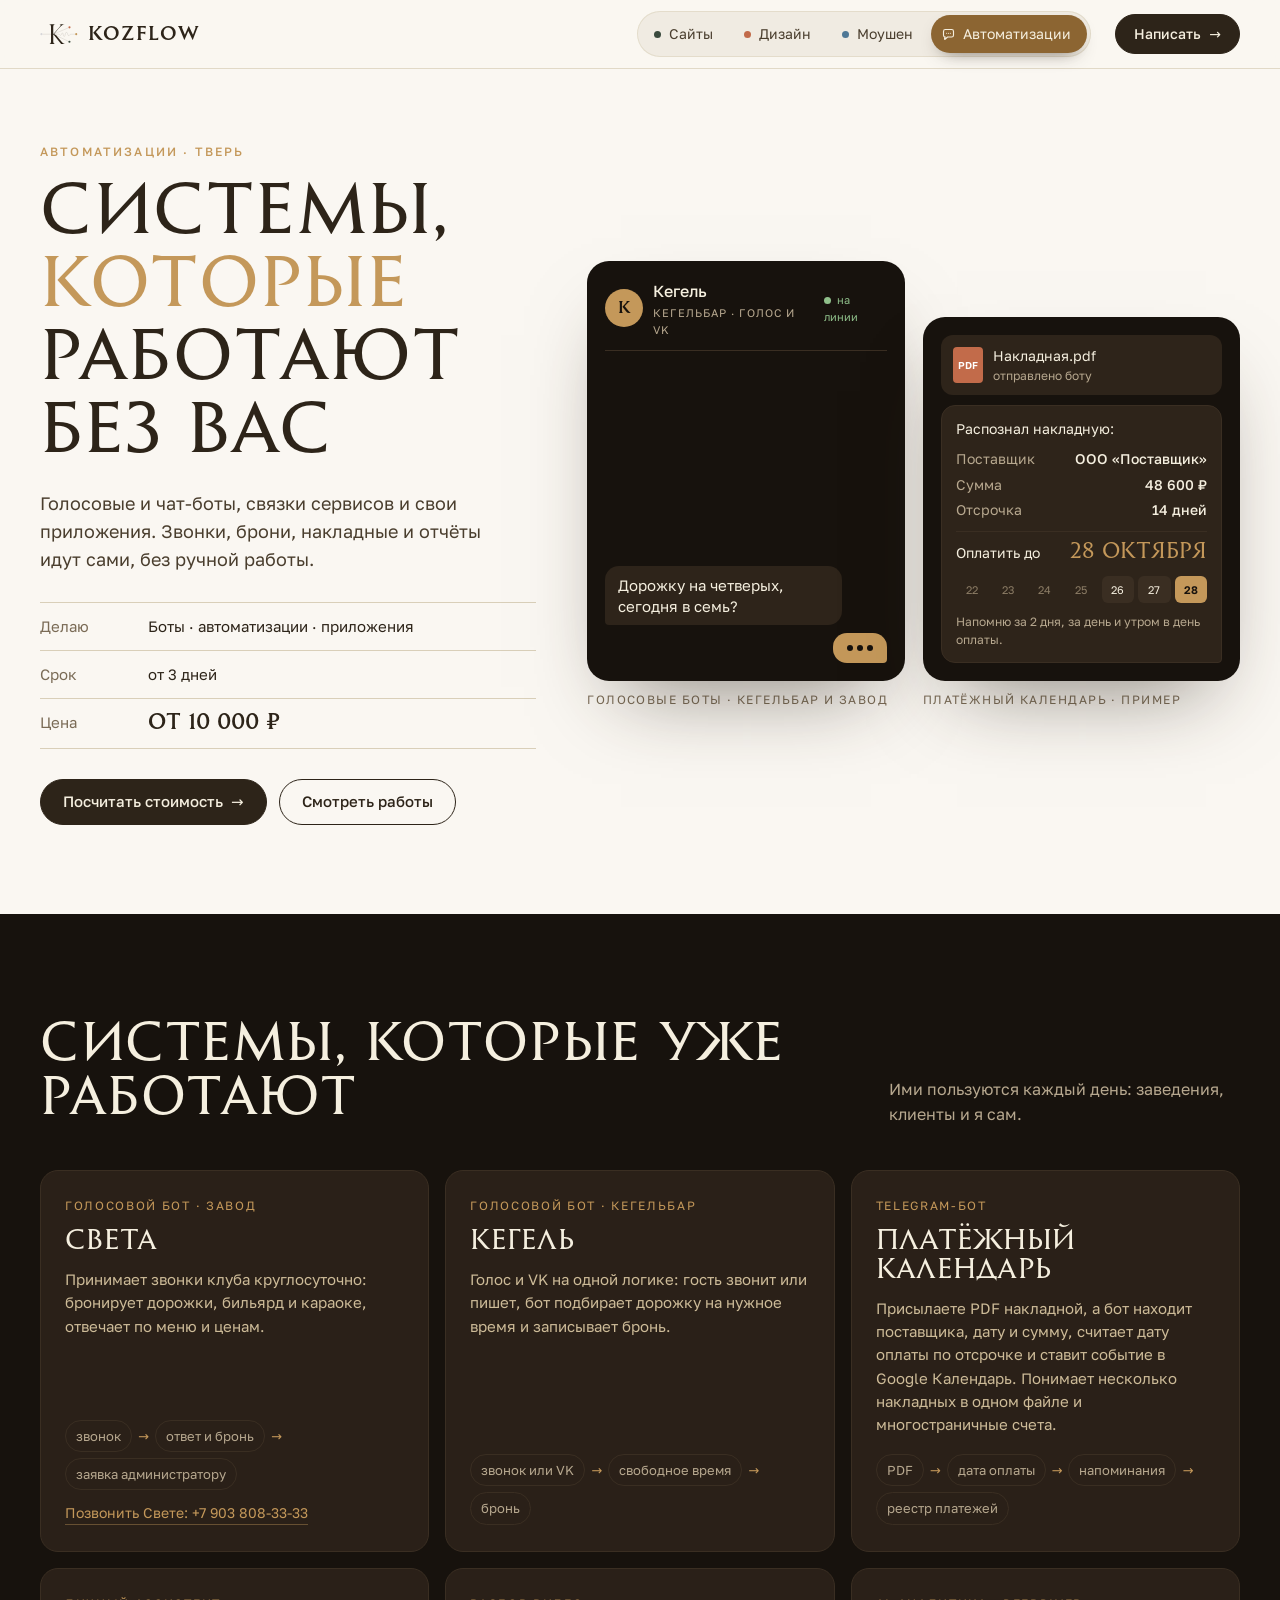
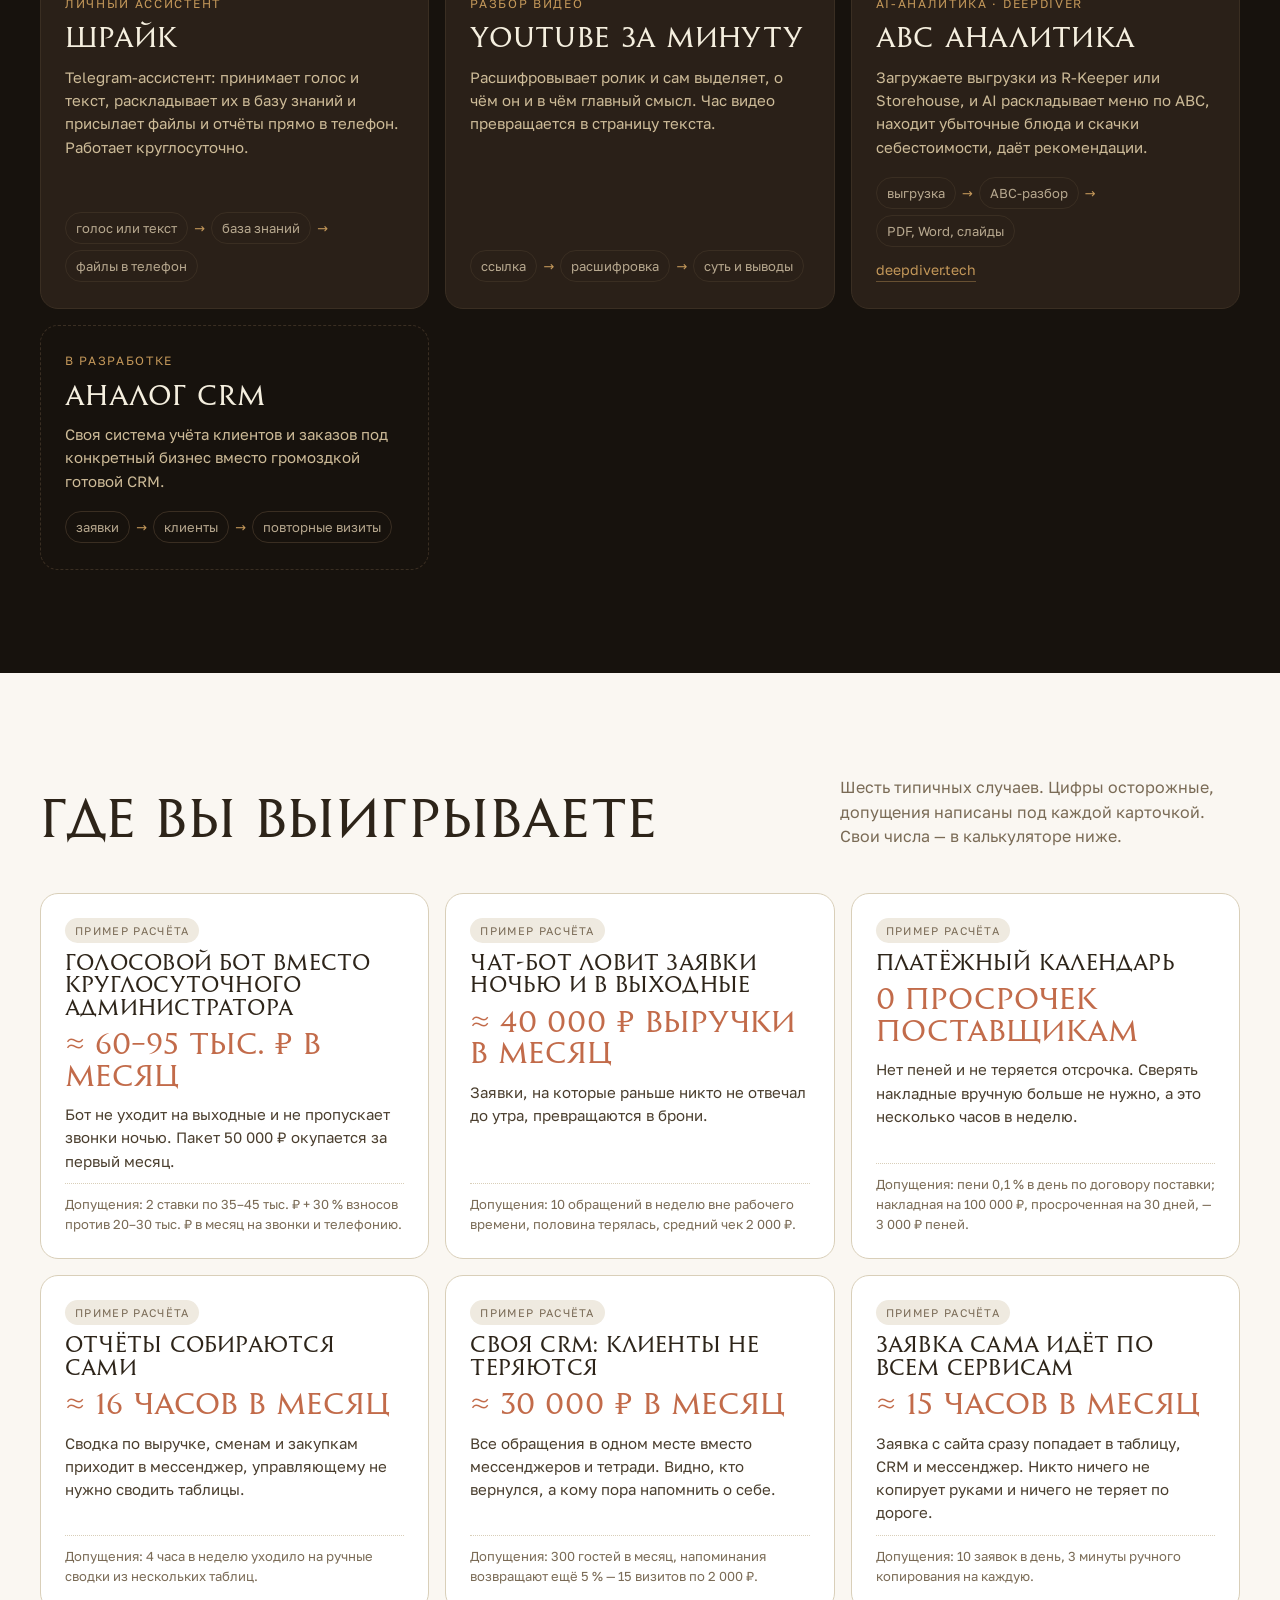
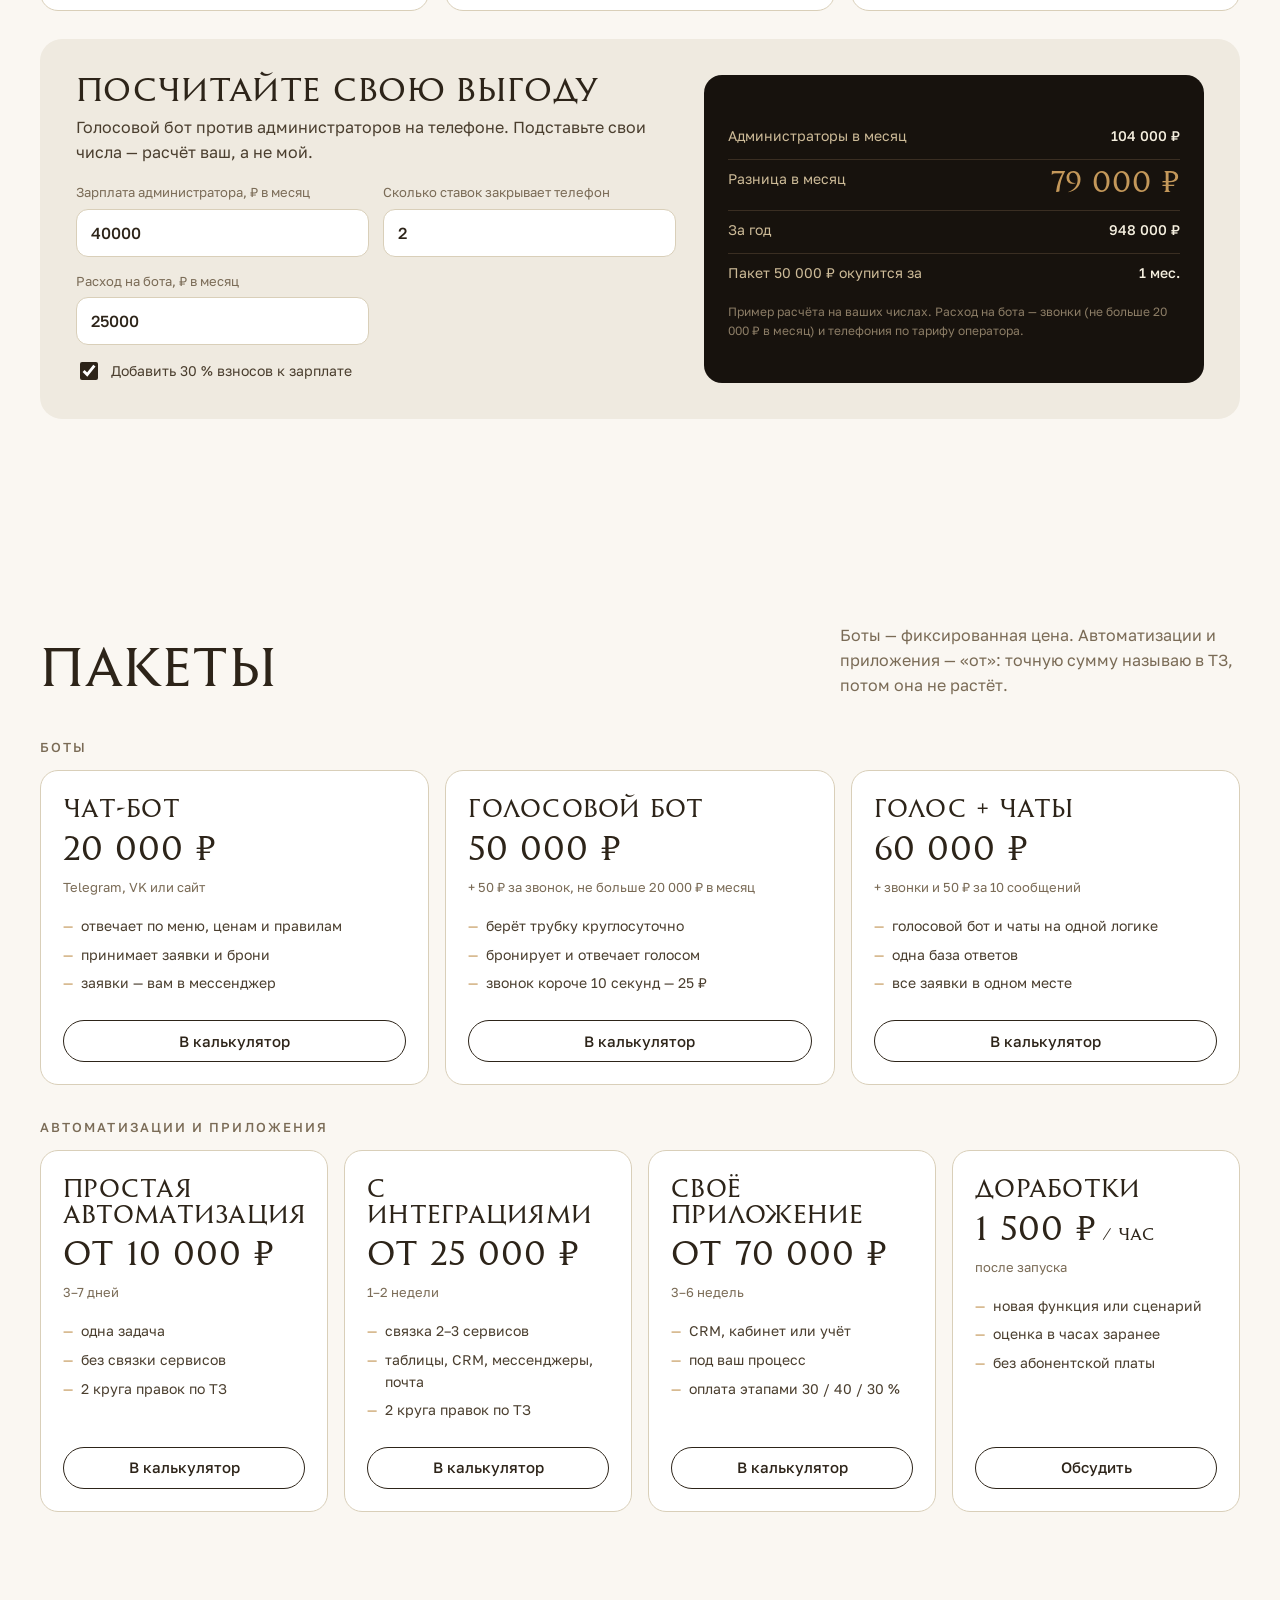
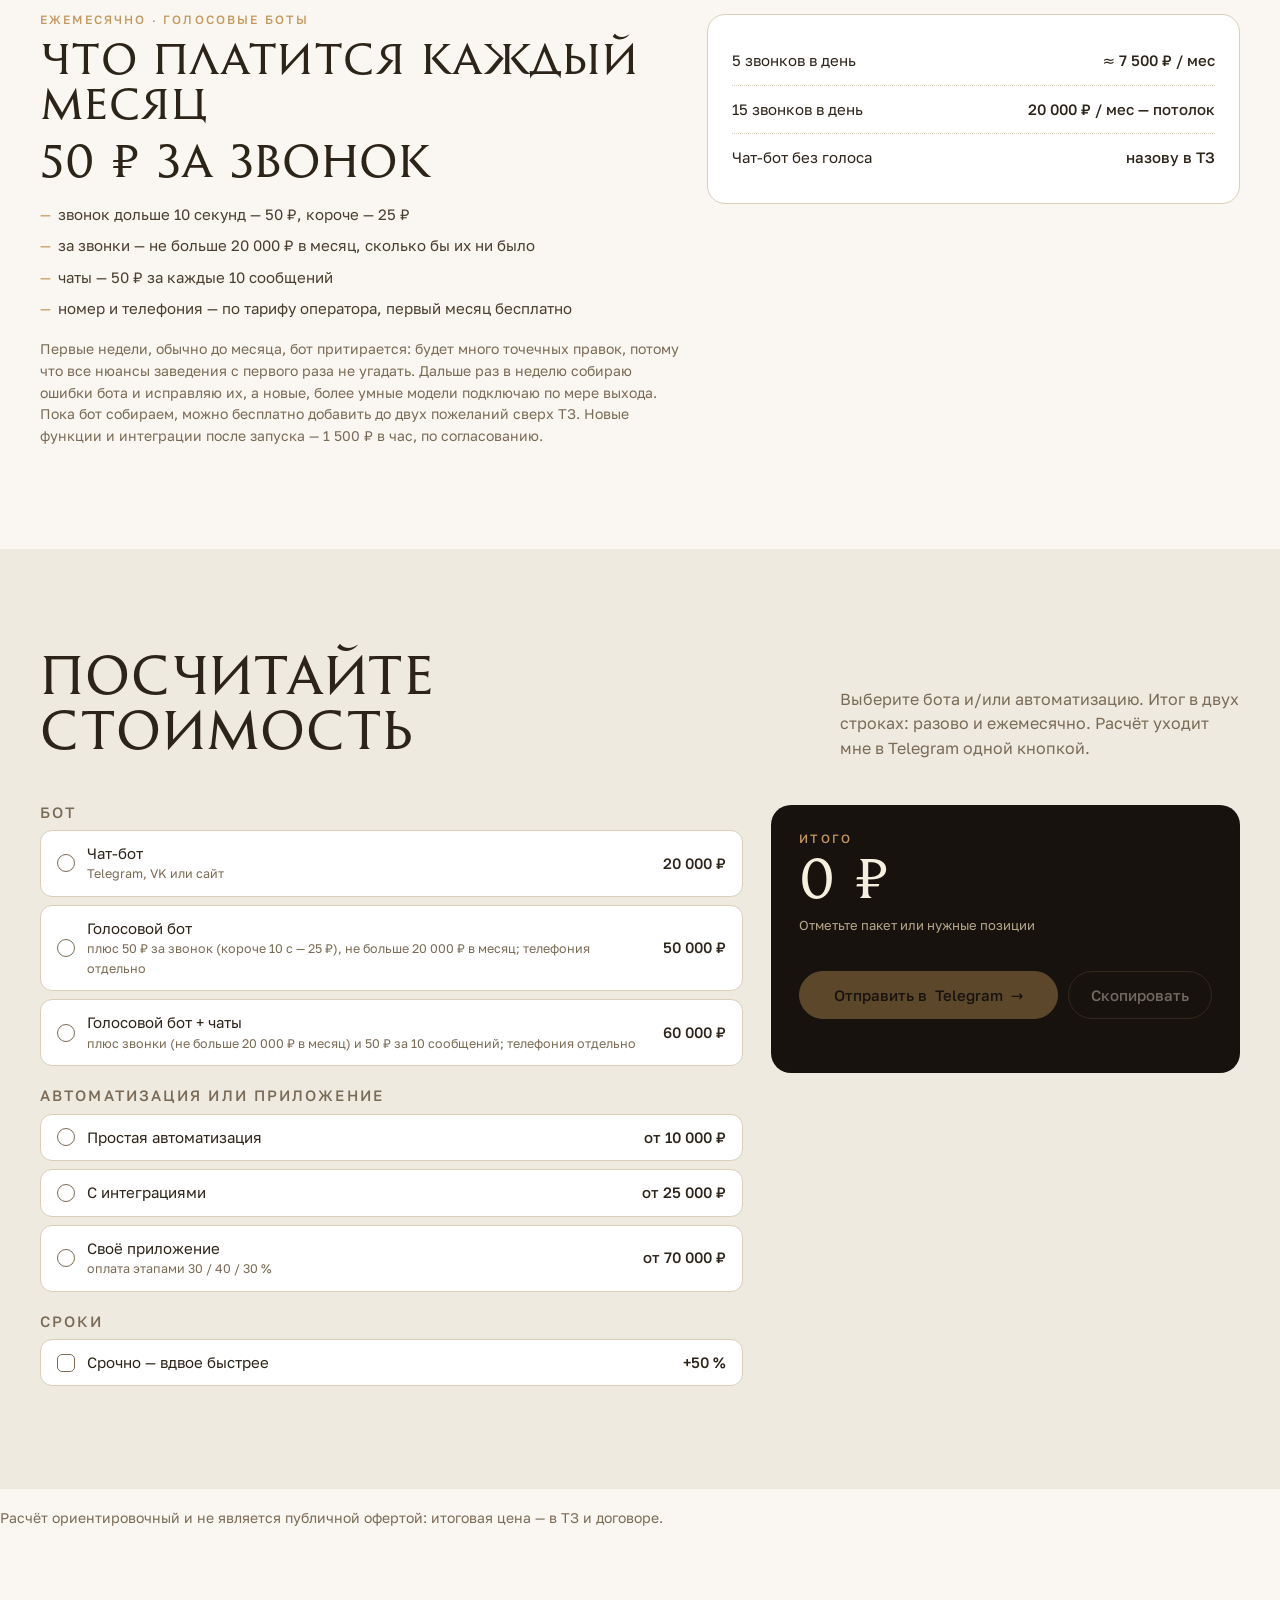
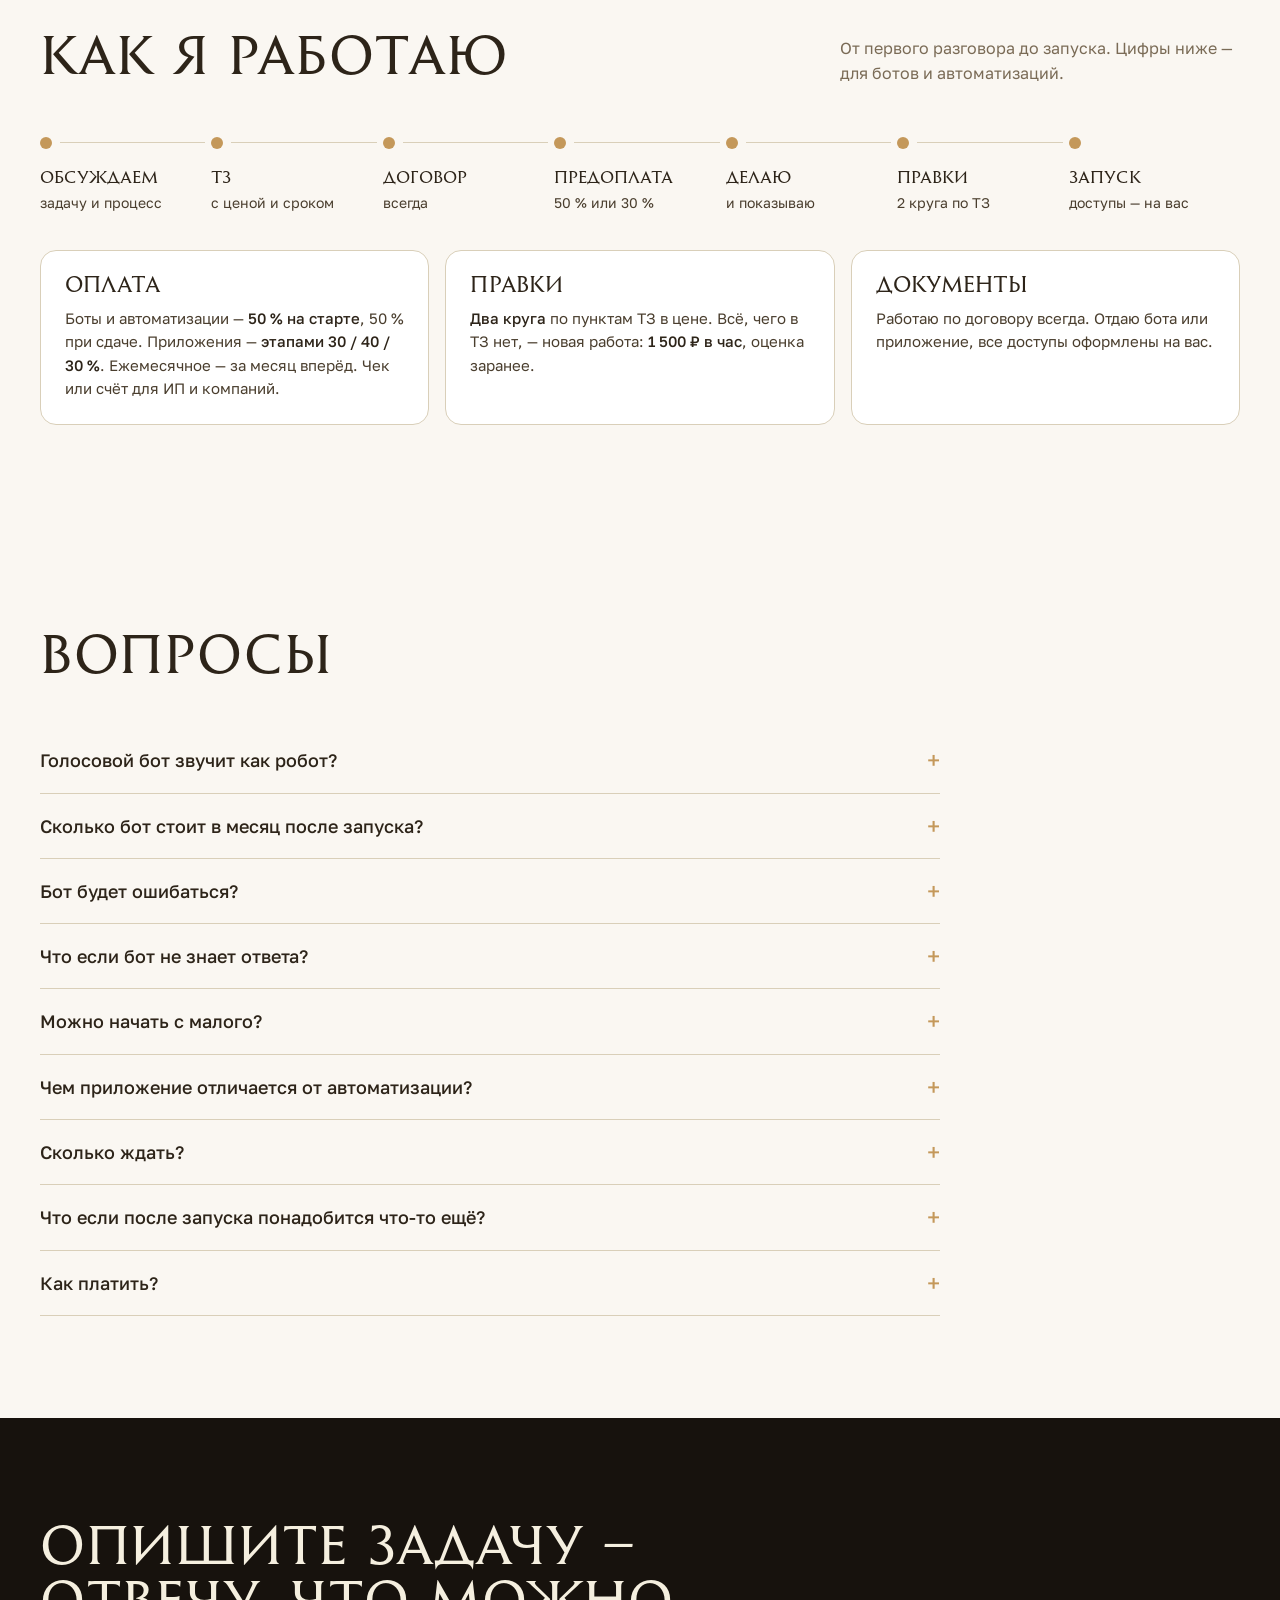
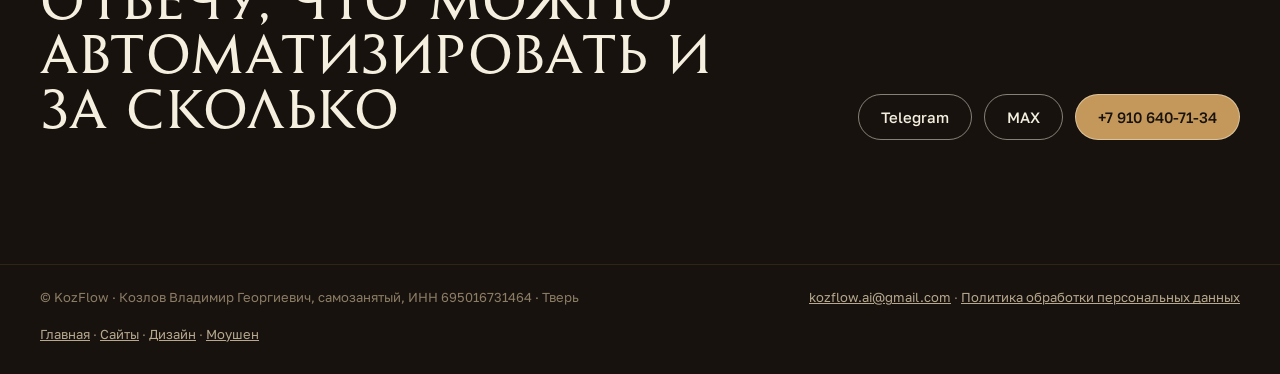
<file: avtomatizacii.html>
<!doctype html>
<html lang="ru" class="no-js">
<head>
<meta charset="utf-8">
<meta name="viewport" content="width=device-width,initial-scale=1,viewport-fit=cover">
<title>Боты и автоматизации для бизнеса — KozFlow, Тверь</title>
<meta name="description" content="Чат-бот 20 000 ₽, голосовой бот 50 000 ₽, автоматизации от 10 000 ₽, своё приложение от 70 000 ₽. Примеры работ, расчёт выгоды и калькулятор стоимости.">
<meta name="theme-color" content="#FAF7F2">
<meta property="og:type" content="website">
<meta property="og:title" content="Автоматизации — KozFlow">
<meta property="og:description" content="Голосовые и чат-боты, связки сервисов и свои приложения. Цены и калькулятор.">
<meta property="og:locale" content="ru_RU">
<meta property="og:url" content="https://kozflow.ru/avtomatizacii">
<meta property="og:image" content="https://kozflow.ru/assets/logo.webp">
<link rel="canonical" href="https://kozflow.ru/avtomatizacii">
<link rel="icon" href="assets/logo.webp">
<link rel="stylesheet" href="css/price.css?v=2">
<script type="application/ld+json">
{
  "@context": "https://schema.org",
  "@graph": [
    {
      "@type": "Service",
      "@id": "https://kozflow.ru/avtomatizacii#service",
      "name": "Боты и автоматизации для бизнеса",
      "serviceType": "Разработка ботов и автоматизация процессов",
      "description": "Голосовые и чат-боты, связки сервисов и свои приложения. Цены и калькулятор.",
      "url": "https://kozflow.ru/avtomatizacii",
      "provider": {
        "@id": "https://kozflow.ru/#business"
      },
      "areaServed": [
        {
          "@type": "City",
          "name": "Тверь"
        },
        {
          "@type": "Country",
          "name": "Россия"
        }
      ],
      "offers": [
        {
          "@type": "Offer",
          "name": "Чат-бот",
          "priceCurrency": "RUB",
          "url": "https://kozflow.ru/avtomatizacii#packs",
          "price": "20000"
        },
        {
          "@type": "Offer",
          "name": "Голосовой бот",
          "priceCurrency": "RUB",
          "url": "https://kozflow.ru/avtomatizacii#packs",
          "price": "50000"
        },
        {
          "@type": "Offer",
          "name": "Голос + чаты",
          "priceCurrency": "RUB",
          "url": "https://kozflow.ru/avtomatizacii#packs",
          "price": "60000"
        },
        {
          "@type": "Offer",
          "name": "Простая автоматизация",
          "url": "https://kozflow.ru/avtomatizacii#packs",
          "priceSpecification": {
            "@type": "PriceSpecification",
            "minPrice": 10000,
            "priceCurrency": "RUB"
          }
        },
        {
          "@type": "Offer",
          "name": "С интеграциями",
          "url": "https://kozflow.ru/avtomatizacii#packs",
          "priceSpecification": {
            "@type": "PriceSpecification",
            "minPrice": 25000,
            "priceCurrency": "RUB"
          }
        },
        {
          "@type": "Offer",
          "name": "Своё приложение",
          "url": "https://kozflow.ru/avtomatizacii#packs",
          "priceSpecification": {
            "@type": "PriceSpecification",
            "minPrice": 70000,
            "priceCurrency": "RUB"
          }
        },
        {
          "@type": "Offer",
          "name": "Доработки",
          "priceCurrency": "RUB",
          "url": "https://kozflow.ru/avtomatizacii#packs",
          "price": "1500"
        }
      ]
    },
    {
      "@type": "FAQPage",
      "@id": "https://kozflow.ru/avtomatizacii#faq",
      "mainEntity": [
        {
          "@type": "Question",
          "name": "Голосовой бот звучит как робот?",
          "acceptedAnswer": {
            "@type": "Answer",
            "text": "Проще послушать: позвоните Свете, боту Завода, по номеру +7 903 808-33-33. Она отвечает так же, как отвечает гостям каждый день."
          }
        },
        {
          "@type": "Question",
          "name": "Сколько бот стоит в месяц после запуска?",
          "acceptedAnswer": {
            "@type": "Answer",
            "text": "Голосовой: 50 ₽ за звонок дольше 10 секунд и 25 ₽ за короткий. Больше 20 000 ₽ в месяц за звонки не платите, даже если звонков много. Номер и телефония — отдельно по тарифу оператора, первый месяц бесплатно. Чаты — 50 ₽ за каждые 10 сообщений."
          }
        },
        {
          "@type": "Question",
          "name": "Бот будет ошибаться?",
          "acceptedAnswer": {
            "@type": "Answer",
            "text": "В первые недели — да, и это нормально: все нюансы заведения с первого раза не угадать. Поэтому первый месяц уходит на точечные правки голосового бота и чатов. Дальше, пока бот работает, раз в неделю собираю его ошибки и исправляю, а когда выходят более умные модели — подключаю их."
          }
        },
        {
          "@type": "Question",
          "name": "Что если бот не знает ответа?",
          "acceptedAnswer": {
            "@type": "Answer",
            "text": "Бот отвечает по базе, которую мы собираем вместе: меню, цены, правила брони. Чего в базе нет, то он не выдумывает, а записывает контакт гостя и передаёт вам."
          }
        },
        {
          "@type": "Question",
          "name": "Можно начать с малого?",
          "acceptedAnswer": {
            "@type": "Answer",
            "text": "Да. Простая автоматизация стоит от 10 000 ₽ за одну задачу. Когда она заработает, можно достраивать следующую."
          }
        },
        {
          "@type": "Question",
          "name": "Чем приложение отличается от автоматизации?",
          "acceptedAnswer": {
            "@type": "Answer",
            "text": "Автоматизация связывает сервисы, которые у вас уже есть: таблицы, CRM, мессенджеры, почту. Приложение же даёт свою систему с интерфейсом: кабинет, учёт, CRM. Поэтому оно дольше, дороже и оплачивается этапами."
          }
        },
        {
          "@type": "Question",
          "name": "Сколько ждать?",
          "acceptedAnswer": {
            "@type": "Answer",
            "text": "Простая автоматизация — 3–7 дней, с интеграциями — 1–2 недели, своё приложение — 3–6 недель. Точный срок пишу в ТЗ."
          }
        },
        {
          "@type": "Question",
          "name": "Что если после запуска понадобится что-то ещё?",
          "acceptedAnswer": {
            "@type": "Answer",
            "text": "Пока бот собираем, до двух пожеланий сверх ТЗ добавляю бесплатно. Новые функции и интеграции после запуска стоят 1 500 ₽ в час. Перед работой называю, сколько часов займёт, абонентской платы за них нет."
          }
        },
        {
          "@type": "Question",
          "name": "Как платить?",
          "acceptedAnswer": {
            "@type": "Answer",
            "text": "За ботов и автоматизации платите половину на старте и половину при сдаче, за приложение — тремя этапами: 30, 40 и 30 %. Договор заключаем всегда. Звонки и сообщения оплачиваются по итогам месяца."
          }
        }
      ]
    }
  ]
}
</script>
</head>
<body>

<header class="pg-top" style="--pc:#B0844A"><div class="wrap">
  <a class="pg-logo" href="/" aria-label="KozFlow — на главную"><img src="assets/mark.svg" alt="" width="38" height="21"><span>KozFlow</span></a>
  <nav class="pg-tabs" aria-label="Услуги">
    <a href="/sayty" style="--c:#3A4A3D;--cd:#3A4A3D">Сайты</a><a href="/dizayn" style="--c:#C26B4A;--cd:#A9563A">Дизайн</a><a href="/moushen" style="--c:#4F7896;--cd:#3F6582">Моушен</a><a href="/avtomatizacii" style="--c:#B0844A;--cd:#8C6532" aria-current="page"><svg class="ic" viewBox="0 0 24 24" aria-hidden="true"><path d="M4 7a3 3 0 0 1 3-3h10a3 3 0 0 1 3 3v6a3 3 0 0 1-3 3h-6.5L6 20v-4H7a3 3 0 0 1-3-3z"/><path d="M9 10h.01M12 10h.01M15 10h.01"/></svg>Автоматизации</a><i class="pg-ind" aria-hidden="true"></i>
  </nav>
  <button class="pg-cur" type="button" aria-haspopup="dialog" aria-expanded="false" aria-controls="pg-menu" style="--c:#B0844A"><i></i>Автоматизации<svg class="dn" viewBox="0 0 24 24" aria-hidden="true"><path d="m7 10 5 5 5-5"/></svg></button>
  <a class="btn fill pg-write" href="https://t.me/kozflow" target="_blank" rel="noopener">Написать <span class="ar">→</span></a>
  <a class="pg-tg" href="https://t.me/kozflow" target="_blank" rel="noopener" aria-label="Написать в Telegram"><svg class="" viewBox="0 0 24 24" aria-hidden="true"><path d="M21 4 3 11.2l6.3 2.2L11.5 20l3.4-4.3 4.3 3.1z"/><path d="m21 4-11.7 9.4"/></svg></a>
</div><i class="pg-prog" aria-hidden="true"></i></header>
<dialog class="pg-menu" id="pg-menu" aria-label="Услуги">
  <div class="pg-sheet">
    <span class="pg-grab" aria-hidden="true"></span>
    <p class="eyebrow">Услуги</p>
    <nav aria-label="Услуги">
      <a href="/sayty" style="--c:#3A4A3D"><span class="ic"><svg class="" viewBox="0 0 24 24" aria-hidden="true"><rect x="3" y="4.5" width="18" height="15" rx="2.5"/><path d="M3 9h18M6.5 6.8h.01M9.3 6.8h.01"/></svg></span><span class="nm"><b>Сайты</b><span class="fr" data-from="от 25 000 ₽"></span></span><span class="go" aria-hidden="true"></span></a>
      <a href="/dizayn" style="--c:#C26B4A"><span class="ic"><svg class="" viewBox="0 0 24 24" aria-hidden="true"><path d="M12 3.5 18.5 10 12 20.5 5.5 10z"/><circle cx="12" cy="11" r="1.7"/><path d="M12 3.5v5.8"/></svg></span><span class="nm"><b>Дизайн</b><span class="fr" data-from="от 1 200 ₽"></span></span><span class="go" aria-hidden="true"></span></a>
      <a href="/moushen" style="--c:#4F7896"><span class="ic"><svg class="" viewBox="0 0 24 24" aria-hidden="true"><circle cx="12" cy="12" r="8.5"/><path d="M10.2 8.8v6.4l5.3-3.2z"/></svg></span><span class="nm"><b>Моушен</b><span class="fr" data-from="от 2 000 ₽"></span></span><span class="go" aria-hidden="true"></span></a>
      <a href="/avtomatizacii" style="--c:#B0844A" aria-current="page"><span class="ic"><svg class="" viewBox="0 0 24 24" aria-hidden="true"><path d="M4 7a3 3 0 0 1 3-3h10a3 3 0 0 1 3 3v6a3 3 0 0 1-3 3h-6.5L6 20v-4H7a3 3 0 0 1-3-3z"/><path d="M9 10h.01M12 10h.01M15 10h.01"/></svg></span><span class="nm"><b>Автоматизации</b><span class="fr" data-from="от 10 000 ₽"></span></span><span class="go" aria-hidden="true"></span></a>
    </nav>
    <div class="pg-sheet-foot"><a href="/">← На главную</a><form method="dialog"><button type="submit">Закрыть</button></form></div>
  </div>
</dialog>

<main>
<section class="pg-hero"><div class="wrap">
  <div>
    <div class="eyebrow rv">Автоматизации · Тверь</div>
    <h1 class="rv">Системы, <em>которые</em> работают без вас</h1>
    <p class="pg-lead rv">Голосовые и чат-боты, связки сервисов и свои приложения. Звонки, брони, накладные и отчёты идут сами, без ручной работы.</p>
    <dl class="pass rv">
      <div><dt>Делаю</dt><dd>Боты · автоматизации · приложения</dd></div>
      <div><dt>Срок</dt><dd>от 3 дней</dd></div>
      <div><dt>Цена</dt><dd><b>от 10 000 ₽</b></dd></div>
    </dl>
    <div class="pg-cta rv"><a class="btn fill" href="#calc">Посчитать стоимость <span class="ar">→</span></a><a class="btn" href="#works">Смотреть работы</a></div>
  </div>
  <div class="screens rv">
    <div>
      <div class="scr chat" data-chat aria-label="Пример разговора гостя с голосовым ботом">
        <div class="hd"><span class="av">К</span><span><span class="who">Кегель</span><span class="where">Кегельбар · голос и VK</span></span><span class="live">на линии</span></div>
        <div class="msgs" aria-live="off"></div>
<script type="application/json">
[
  { "who": "Кегель", "where": "Кегельбар · голос и VK", "m": [["q", "Дорожку на четверых, сегодня в семь?"], ["a", "Есть свободная на 19:00. Записываю?"], ["q", "Да"], ["a", "Готово! Ждём в 19:00."]] },
  { "who": "Света", "where": "Завод · голосовой бот", "m": [["q", "Бильярд на девять вечера, на двоих?"], ["a", "Стол свободен. Бронирую?"], ["q", "Да, спасибо"], ["a", "Готово, ждём в 21:00."]] }
]
</script>
      </div>
      <div class="scr-cap">Голосовые боты · Кегельбар и Завод</div>
    </div>
    <div>
      <div class="scr cal" aria-label="Пример ответа бота Платёжного календаря">
        <div class="file"><i>PDF</i><span>Накладная.pdf<small>отправлено боту</small></span></div>
        <div class="reply">
          Распознал накладную:
          <dl><dt>Поставщик</dt><dd>ООО «Поставщик»</dd><dt>Сумма</dt><dd>48 600 ₽</dd><dt>Отсрочка</dt><dd>14 дней</dd></dl>
          <div class="due"><span>Оплатить до</span><b>28 октября</b></div>
          <div class="mon"><span>22</span><span>23</span><span>24</span><span>25</span><span class="r">26</span><span class="r">27</span><span class="d">28</span></div>
          <div class="note">Напомню за 2 дня, за день и утром в день оплаты.</div>
        </div>
      </div>
      <div class="scr-cap">Платёжный календарь · пример</div>
    </div>
  </div>
</div></section>

<section class="pg-sec pg-works dark" id="works"><div class="wrap">
  <div class="sec-h"><h2 class="rv">Системы, которые уже работают</h2><p class="rv">Ими пользуются каждый день: заведения, клиенты и я сам.</p></div>
  <div class="wk">
    <article class="rv"><span class="tag">Голосовой бот · Завод</span><h3>Света</h3>
      <p>Принимает звонки клуба круглосуточно: бронирует дорожки, бильярд и караоке, отвечает по меню и ценам.</p>
      <div class="flow"><span>звонок</span><em>→</em><span>ответ и бронь</span><em>→</em><span>заявка администратору</span></div>
      <a class="lnk" href="tel:+79038083333">Позвонить Свете: +7 903 808-33-33</a></article>
    <article class="rv"><span class="tag">Голосовой бот · Кегельбар</span><h3>Кегель</h3>
      <p>Голос и VK на одной логике: гость звонит или пишет, бот подбирает дорожку на нужное время и записывает бронь.</p>
      <div class="flow"><span>звонок или VK</span><em>→</em><span>свободное время</span><em>→</em><span>бронь</span></div></article>
    <article class="rv"><span class="tag">Telegram-бот</span><h3>Платёжный календарь</h3>
      <p>Присылаете PDF накладной, а бот находит поставщика, дату и сумму, считает дату оплаты по отсрочке и ставит событие в Google Календарь. Понимает несколько накладных в одном файле и многостраничные счета.</p>
      <div class="flow"><span>PDF</span><em>→</em><span>дата оплаты</span><em>→</em><span>напоминания</span><em>→</em><span>реестр платежей</span></div></article>
    <article class="rv"><span class="tag">Личный ассистент</span><h3>Шрайк</h3>
      <p>Telegram-ассистент: принимает голос и текст, раскладывает их в базу знаний и присылает файлы и отчёты прямо в телефон. Работает круглосуточно.</p>
      <div class="flow"><span>голос или текст</span><em>→</em><span>база знаний</span><em>→</em><span>файлы в телефон</span></div></article>
    <article class="rv"><span class="tag">Разбор видео</span><h3>YouTube за минуту</h3>
      <p>Расшифровывает ролик и сам выделяет, о чём он и в чём главный смысл. Час видео превращается в страницу текста.</p>
      <div class="flow"><span>ссылка</span><em>→</em><span>расшифровка</span><em>→</em><span>суть и выводы</span></div></article>
    <article class="rv"><span class="tag">AI-аналитика · DeepDiver</span><h3>ABC Аналитика</h3>
      <p>Загружаете выгрузки из R-Keeper или Storehouse, и AI раскладывает меню по ABC, находит убыточные блюда и скачки себестоимости, даёт рекомендации.</p>
      <div class="flow"><span>выгрузка</span><em>→</em><span>ABC-разбор</span><em>→</em><span>PDF, Word, слайды</span></div>
      <a class="lnk" href="https://deepdiver.tech/" target="_blank" rel="noopener">deepdiver.tech</a></article>
    <article class="rv soon"><span class="tag">В разработке</span><h3>Аналог CRM</h3>
      <p>Своя система учёта клиентов и заказов под конкретный бизнес вместо громоздкой готовой CRM.</p>
      <div class="flow"><span>заявки</span><em>→</em><span>клиенты</span><em>→</em><span>повторные визиты</span></div></article>
  </div>
</div></section>

<section class="pg-sec pg-wins" id="wins"><div class="wrap">
  <div class="sec-h"><h2 class="rv">Где вы выигрываете</h2><p class="rv">Шесть типичных случаев. Цифры осторожные, допущения написаны под каждой карточкой. Свои числа — в калькуляторе ниже.</p></div>
  <div class="wins">
    <article class="rv"><span class="ex">пример расчёта</span><h3>Голосовой бот вместо круглосуточного администратора</h3>
      <div class="big">≈ 60–95 тыс. ₽ в месяц</div>
      <p>Бот не уходит на выходные и не пропускает звонки ночью. Пакет 50 000 ₽ окупается за первый месяц.</p>
      <div class="as">Допущения: 2 ставки по 35–45 тыс. ₽ + 30 % взносов против 20–30 тыс. ₽ в месяц на звонки и телефонию.</div></article>
    <article class="rv"><span class="ex">пример расчёта</span><h3>Чат-бот ловит заявки ночью и в выходные</h3>
      <div class="big">≈ 40 000 ₽ выручки в месяц</div>
      <p>Заявки, на которые раньше никто не отвечал до утра, превращаются в брони.</p>
      <div class="as">Допущения: 10 обращений в неделю вне рабочего времени, половина терялась, средний чек 2 000 ₽.</div></article>
    <article class="rv"><span class="ex">пример расчёта</span><h3>Платёжный календарь</h3>
      <div class="big">0 просрочек поставщикам</div>
      <p>Нет пеней и не теряется отсрочка. Сверять накладные вручную больше не нужно, а это несколько часов в неделю.</p>
      <div class="as">Допущения: пени 0,1 % в день по договору поставки; накладная на 100 000 ₽, просроченная на 30 дней, — 3 000 ₽ пеней.</div></article>
    <article class="rv"><span class="ex">пример расчёта</span><h3>Отчёты собираются сами</h3>
      <div class="big">≈ 16 часов в месяц</div>
      <p>Сводка по выручке, сменам и закупкам приходит в мессенджер, управляющему не нужно сводить таблицы.</p>
      <div class="as">Допущения: 4 часа в неделю уходило на ручные сводки из нескольких таблиц.</div></article>
    <article class="rv"><span class="ex">пример расчёта</span><h3>Своя CRM: клиенты не теряются</h3>
      <div class="big">≈ 30 000 ₽ в месяц</div>
      <p>Все обращения в одном месте вместо мессенджеров и тетради. Видно, кто вернулся, а кому пора напомнить о себе.</p>
      <div class="as">Допущения: 300 гостей в месяц, напоминания возвращают ещё 5 % — 15 визитов по 2 000 ₽.</div></article>
    <article class="rv"><span class="ex">пример расчёта</span><h3>Заявка сама идёт по всем сервисам</h3>
      <div class="big">≈ 15 часов в месяц</div>
      <p>Заявка с сайта сразу попадает в таблицу, CRM и мессенджер. Никто ничего не копирует руками и ничего не теряет по дороге.</p>
      <div class="as">Допущения: 10 заявок в день, 3 минуты ручного копирования на каждую.</div></article>
  </div>

  <form class="gain rv" id="gain" data-pack="50000" aria-label="Калькулятор выгоды от голосового бота">
    <div>
      <h3>Посчитайте свою выгоду</h3>
      <p style="color:var(--ink-soft)">Голосовой бот против администраторов на телефоне. Подставьте свои числа — расчёт ваш, а не мой.</p>
      <div class="fields">
        <label>Зарплата администратора, ₽ в месяц<input type="number" name="salary" min="0" step="1000" value="40000" inputmode="numeric"></label>
        <label>Сколько ставок закрывает телефон<input type="number" name="rates" min="0" step="0.5" value="2" inputmode="decimal"></label>
        <label>Расход на бота, ₽ в месяц<input type="number" name="bot" min="0" step="1000" value="25000" inputmode="numeric"></label>
        <label class="chk"><input type="checkbox" name="taxes" checked> Добавить 30 % взносов к зарплате</label>
      </div>
    </div>
    <div class="res" aria-live="polite">
      <div><span>Администраторы в месяц</span><b data-out="staff"></b></div>
      <div class="hl"><span>Разница в месяц</span><b data-out="month"></b></div>
      <div><span>За год</span><b data-out="year"></b></div>
      <div><span>Пакет 50 000 ₽ окупится за</span><b data-out="payback"></b></div>
      <small>Пример расчёта на ваших числах. Расход на бота — звонки (не больше 20 000 ₽ в месяц) и телефония по тарифу оператора.</small>
    </div>
  </form>
</div></section>

<section class="pg-sec pg-packs" id="packs"><div class="wrap">
  <div class="sec-h"><h2 class="rv">Пакеты</h2><p class="rv">Боты — фиксированная цена. Автоматизации и приложения — «от»: точную сумму называю в ТЗ, потом она не растёт.</p></div>
  <h3 class="pack-h first rv">Боты</h3>
  <div class="cards c3">
    <div class="card rv"><h3>Чат-бот</h3><div class="price">20 000 ₽</div><div class="meta">Telegram, VK или сайт</div>
      <ul><li>отвечает по меню, ценам и правилам</li><li>принимает заявки и брони</li><li>заявки — вам в мессенджер</li></ul>
      <a class="btn" href="#calc" data-pick="chatbot">В калькулятор</a></div>
    <div class="card rv"><h3>Голосовой бот</h3><div class="price">50 000 ₽</div><div class="meta">+ 50 ₽ за звонок, не больше 20 000 ₽ в месяц</div>
      <ul><li>берёт трубку круглосуточно</li><li>бронирует и отвечает голосом</li><li>звонок короче 10 секунд —&nbsp;25&nbsp;₽</li></ul>
      <a class="btn" href="#calc" data-pick="voice">В калькулятор</a></div>
    <div class="card rv"><h3>Голос + чаты</h3><div class="price">60 000 ₽</div><div class="meta">+ звонки и 50 ₽ за 10 сообщений</div>
      <ul><li>голосовой бот и чаты на одной логике</li><li>одна база ответов</li><li>все заявки в одном месте</li></ul>
      <a class="btn" href="#calc" data-pick="voicechat">В калькулятор</a></div>
  </div>
  <h3 class="pack-h rv">Автоматизации и приложения</h3>
  <div class="cards">
    <div class="card rv"><h3>Простая автоматизация</h3><div class="price">от 10 000 ₽</div><div class="meta">3–7 дней</div>
      <ul><li>одна задача</li><li>без связки сервисов</li><li>2 круга правок по ТЗ</li></ul>
      <a class="btn" href="#calc" data-pick="simple">В калькулятор</a></div>
    <div class="card rv"><h3>С интеграциями</h3><div class="price">от 25 000 ₽</div><div class="meta">1–2 недели</div>
      <ul><li>связка 2–3 сервисов</li><li>таблицы, CRM, мессенджеры, почта</li><li>2 круга правок по ТЗ</li></ul>
      <a class="btn" href="#calc" data-pick="integ">В калькулятор</a></div>
    <div class="card rv"><h3>Своё приложение</h3><div class="price">от 70 000 ₽</div><div class="meta">3–6 недель</div>
      <ul><li>CRM, кабинет или учёт</li><li>под ваш процесс</li><li>оплата этапами 30 / 40 / 30 %</li></ul>
      <a class="btn" href="#calc" data-pick="app">В калькулятор</a></div>
    <div class="card rv"><h3>Доработки</h3><div class="price">1 500 ₽<small> / час</small></div><div class="meta">после запуска</div>
      <ul><li>новая функция или сценарий</li><li>оценка в часах заранее</li><li>без абонентской платы</li></ul>
      <a class="btn" href="https://t.me/kozflow" target="_blank" rel="noopener">Обсудить</a></div>
  </div>
</div></section>

<section class="pg-sec pg-monthly" id="monthly" style="padding-top:0"><div class="wrap">
  <div class="monthly">
    <div class="rv">
      <div class="eyebrow">Ежемесячно · голосовые боты</div>
      <h2 style="font-size:clamp(30px,3.4vw,46px);margin:14px 0 12px">Что платится каждый месяц</h2>
      <div class="big">50 ₽ за звонок</div>
      <ul><li>звонок дольше 10 секунд — 50 ₽, короче —&nbsp;25&nbsp;₽</li><li>за звонки — не больше 20 000 ₽ в месяц, сколько бы их ни было</li><li>чаты — 50 ₽ за каждые 10 сообщений</li><li>номер и телефония — по тарифу оператора, первый месяц бесплатно</li></ul>
      <p class="pg-note">Первые недели, обычно до месяца, бот притирается: будет много точечных правок, потому что все нюансы заведения с первого раза не угадать. Дальше раз в неделю собираю ошибки бота и исправляю их, а новые, более умные модели подключаю по мере выхода. Пока бот собираем, можно бесплатно добавить до двух пожеланий сверх ТЗ. Новые функции и интеграции после запуска —&nbsp;1&nbsp;500&nbsp;₽ в&nbsp;час, по согласованию.</p>
    </div>
    <div class="ex-list rv">
      <div><span>5 звонков в день</span><b>≈ 7 500 ₽ / мес</b></div>
      <div><span>15 звонков в день</span><b>20 000 ₽ / мес — потолок</b></div>
      <div><span>Чат-бот без голоса</span><b>назову в ТЗ</b></div>
    </div>
  </div>
</div></section>

<section class="pg-sec pg-calc" id="calc"><div class="wrap">
  <div class="sec-h"><h2 class="rv">Посчитайте стоимость</h2><p class="rv">Выберите бота и/или автоматизацию. Итог в двух строках: разово и ежемесячно. Расчёт уходит мне в Telegram одной кнопкой.</p></div>
  <div class="calc">
    <div class="calc-opts"></div>
    <aside class="total" aria-label="Итог расчёта"></aside>
  </div>
<script type="application/json" id="calc-config">
{
  "title": "Автоматизации",
  "items": [
    { "id": "chatbot", "group": "Бот", "name": "Чат-бот", "price": 20000, "kind": "package", "note": "Telegram, VK или сайт" },
    { "id": "voice", "group": "Бот", "name": "Голосовой бот", "price": 50000, "kind": "package", "monthly": { "min": 0, "max": 20000 }, "note": "плюс 50 ₽ за звонок (короче 10 с — 25 ₽), не больше 20 000 ₽ в месяц; телефония отдельно" },
    { "id": "voicechat", "group": "Бот", "name": "Голосовой бот + чаты", "price": 60000, "kind": "package", "monthly": { "min": 0, "max": 20000 }, "note": "плюс звонки (не больше 20 000 ₽ в месяц) и 50 ₽ за 10 сообщений; телефония отдельно" },
    { "id": "simple", "group": "Автоматизация или приложение", "name": "Простая автоматизация", "price": 10000, "from": true, "kind": "package", "term": "3–7 дней" },
    { "id": "integ", "group": "Автоматизация или приложение", "name": "С интеграциями", "price": 25000, "from": true, "kind": "package", "term": "1–2 недели" },
    { "id": "app", "group": "Автоматизация или приложение", "name": "Своё приложение", "price": 70000, "from": true, "kind": "package", "term": "3–6 недель", "prepay": { "mode": "stages", "stagePct": 30 }, "note": "оплата этапами 30 / 40 / 30 %" },
    { "id": "urgent", "group": "Сроки", "name": "Срочно — вдвое быстрее", "price": 50, "kind": "percent" }
  ],
  "prepay": { "mode": "half" }
}
</script>
</div></section>

<section class="pg-sec pg-how" id="how"><div class="wrap">
  <div class="sec-h"><h2 class="rv">Как я работаю</h2><p class="rv">От первого разговора до запуска. Цифры ниже — для ботов и автоматизаций.</p></div>
  <ol class="steps rv" style="padding:0;list-style:none">
    <li><b>Обсуждаем</b>задачу и процесс</li>
    <li><b>ТЗ</b>с ценой и сроком</li>
    <li><b>Договор</b>всегда</li>
    <li><b>Предоплата</b>50 % или 30 %</li>
    <li><b>Делаю</b>и показываю</li>
    <li><b>Правки</b>2 круга по ТЗ</li>
    <li><b>Запуск</b>доступы — на вас</li>
  </ol>
  <div class="trio">
    <div class="rv"><h3>Оплата</h3>Боты и автоматизации — <b>50 % на старте</b>, 50 % при сдаче. Приложения — <b>этапами 30 / 40 / 30 %</b>. Ежемесячное — за месяц вперёд. Чек или счёт для ИП и компаний.</div>
    <div class="rv"><h3>Правки</h3><b>Два круга</b> по пунктам ТЗ в цене. Всё, чего в ТЗ нет, — новая работа: <b>1 500 ₽ в час</b>, оценка заранее.</div>
    <div class="rv"><h3>Документы</h3>Работаю по договору всегда. Отдаю бота или приложение, все доступы оформлены на вас.</div>
  </div>
</div></section>

<section class="pg-sec pg-faq" id="faq"><div class="wrap">
  <div class="sec-h"><h2 class="rv">Вопросы</h2></div>
  <div class="faq rv">
    <details><summary>Голосовой бот звучит как робот?</summary><p>Проще послушать: позвоните Свете, боту Завода, по номеру +7 903 808-33-33. Она отвечает так же, как отвечает гостям каждый день.</p></details>
    <details><summary>Сколько бот стоит в месяц после запуска?</summary><p>Голосовой: 50 ₽ за звонок дольше 10 секунд и 25 ₽ за короткий. Больше 20 000 ₽ в месяц за звонки не платите, даже если звонков много. Номер и телефония — отдельно по тарифу оператора, первый месяц бесплатно. Чаты — 50 ₽ за каждые 10 сообщений.</p></details>
    <details><summary>Бот будет ошибаться?</summary><p>В первые недели — да, и это нормально: все нюансы заведения с первого раза не угадать. Поэтому первый месяц уходит на точечные правки голосового бота и чатов. Дальше, пока бот работает, раз в неделю собираю его ошибки и исправляю, а когда выходят более умные модели — подключаю их.</p></details>
    <details><summary>Что если бот не знает ответа?</summary><p>Бот отвечает по базе, которую мы собираем вместе: меню, цены, правила брони. Чего в базе нет, то он не выдумывает, а записывает контакт гостя и передаёт вам.</p></details>
    <details><summary>Можно начать с малого?</summary><p>Да. Простая автоматизация стоит от 10 000 ₽ за одну задачу. Когда она заработает, можно достраивать следующую.</p></details>
    <details><summary>Чем приложение отличается от автоматизации?</summary><p>Автоматизация связывает сервисы, которые у вас уже есть: таблицы, CRM, мессенджеры, почту. Приложение же даёт свою систему с интерфейсом: кабинет, учёт, CRM. Поэтому оно дольше, дороже и оплачивается этапами.</p></details>
    <details><summary>Сколько ждать?</summary><p>Простая автоматизация — 3–7 дней, с интеграциями — 1–2 недели, своё приложение — 3–6 недель. Точный срок пишу в ТЗ.</p></details>
    <details><summary>Что если после запуска понадобится что-то ещё?</summary><p>Пока бот собираем, до двух пожеланий сверх ТЗ добавляю бесплатно. Новые функции и интеграции после запуска стоят 1 500 ₽ в час. Перед работой называю, сколько часов займёт, абонентской платы за них нет.</p></details>
    <details><summary>Как платить?</summary><p>За ботов и автоматизации платите половину на старте и половину при сдаче, за приложение — тремя этапами: 30, 40 и 30 %. Договор заключаем всегда. Звонки и сообщения оплачиваются по итогам месяца.</p></details>
  </div>
</div></section>

<section class="pg-sec pg-contact dark" id="contact"><div class="wrap">
  <h2 class="rv">Опишите задачу — отвечу, что можно автоматизировать и за сколько</h2>
  <div class="acts rv">
    <a class="btn" href="https://t.me/kozflow" target="_blank" rel="noopener">Telegram</a>
    <a class="btn" href="https://max.ru/u/f9LHodD0cOJoJGpSL33th8fRBsgIyN5HT7tEYYQwDxlcfIcouNZKYDbA02k" target="_blank" rel="noopener">MAX</a>
    <a class="btn gold" href="tel:+79106407134">+7 910 640-71-34</a>
  </div>
</div></section>
</main>

<footer class="pg-foot"><div class="wrap">
  <span>© KozFlow · Козлов Владимир Георгиевич, самозанятый, ИНН 695016731464 · Тверь</span>
  <span><a href="mailto:kozflow.ai@gmail.com">kozflow.ai@gmail.com</a> · <a href="/politika">Политика обработки персональных данных</a></span>
  <span><a href="/">Главная</a> · <a href="/sayty">Сайты</a> · <a href="/dizayn">Дизайн</a> · <a href="/moushen">Моушен</a></span>
</div></footer>

<script type="module" src="js/price.js"></script>
<script src="js/pg-top.js?v=1" defer></script>
</body>
</html>
</file>
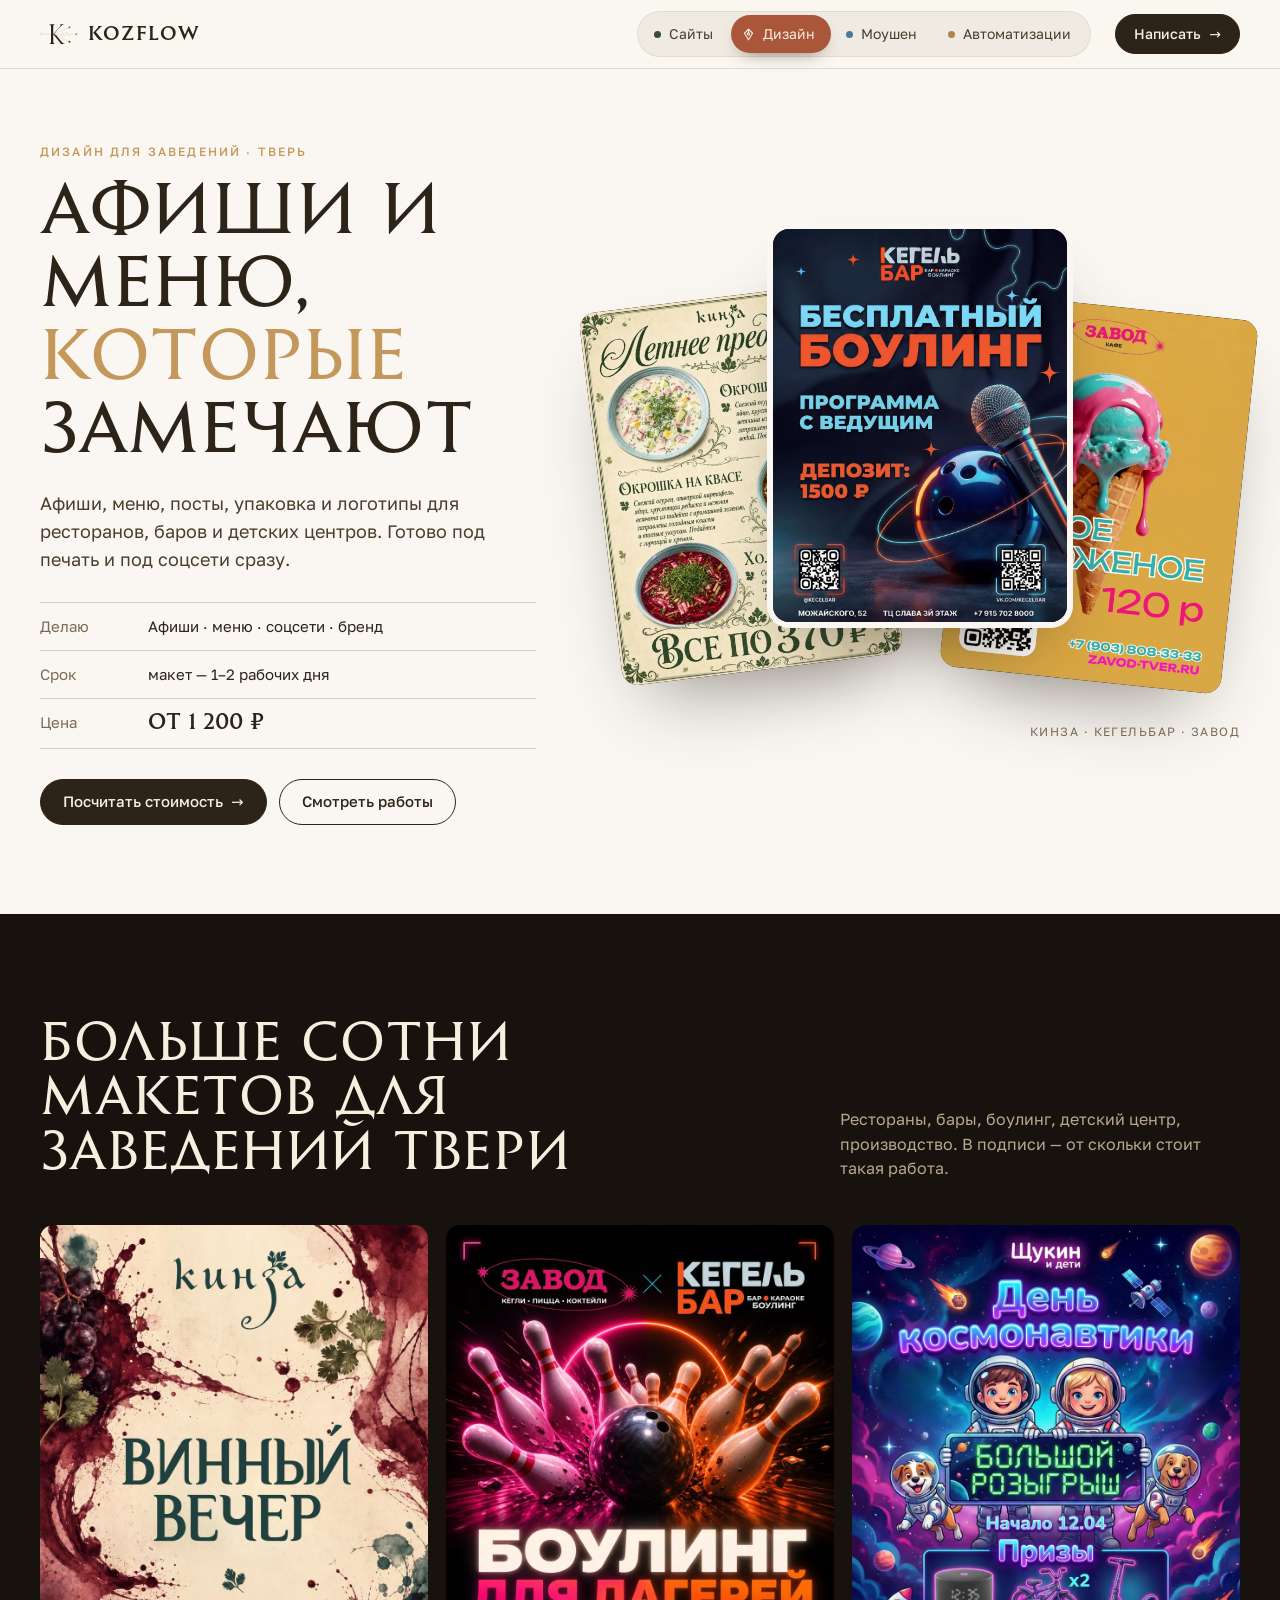
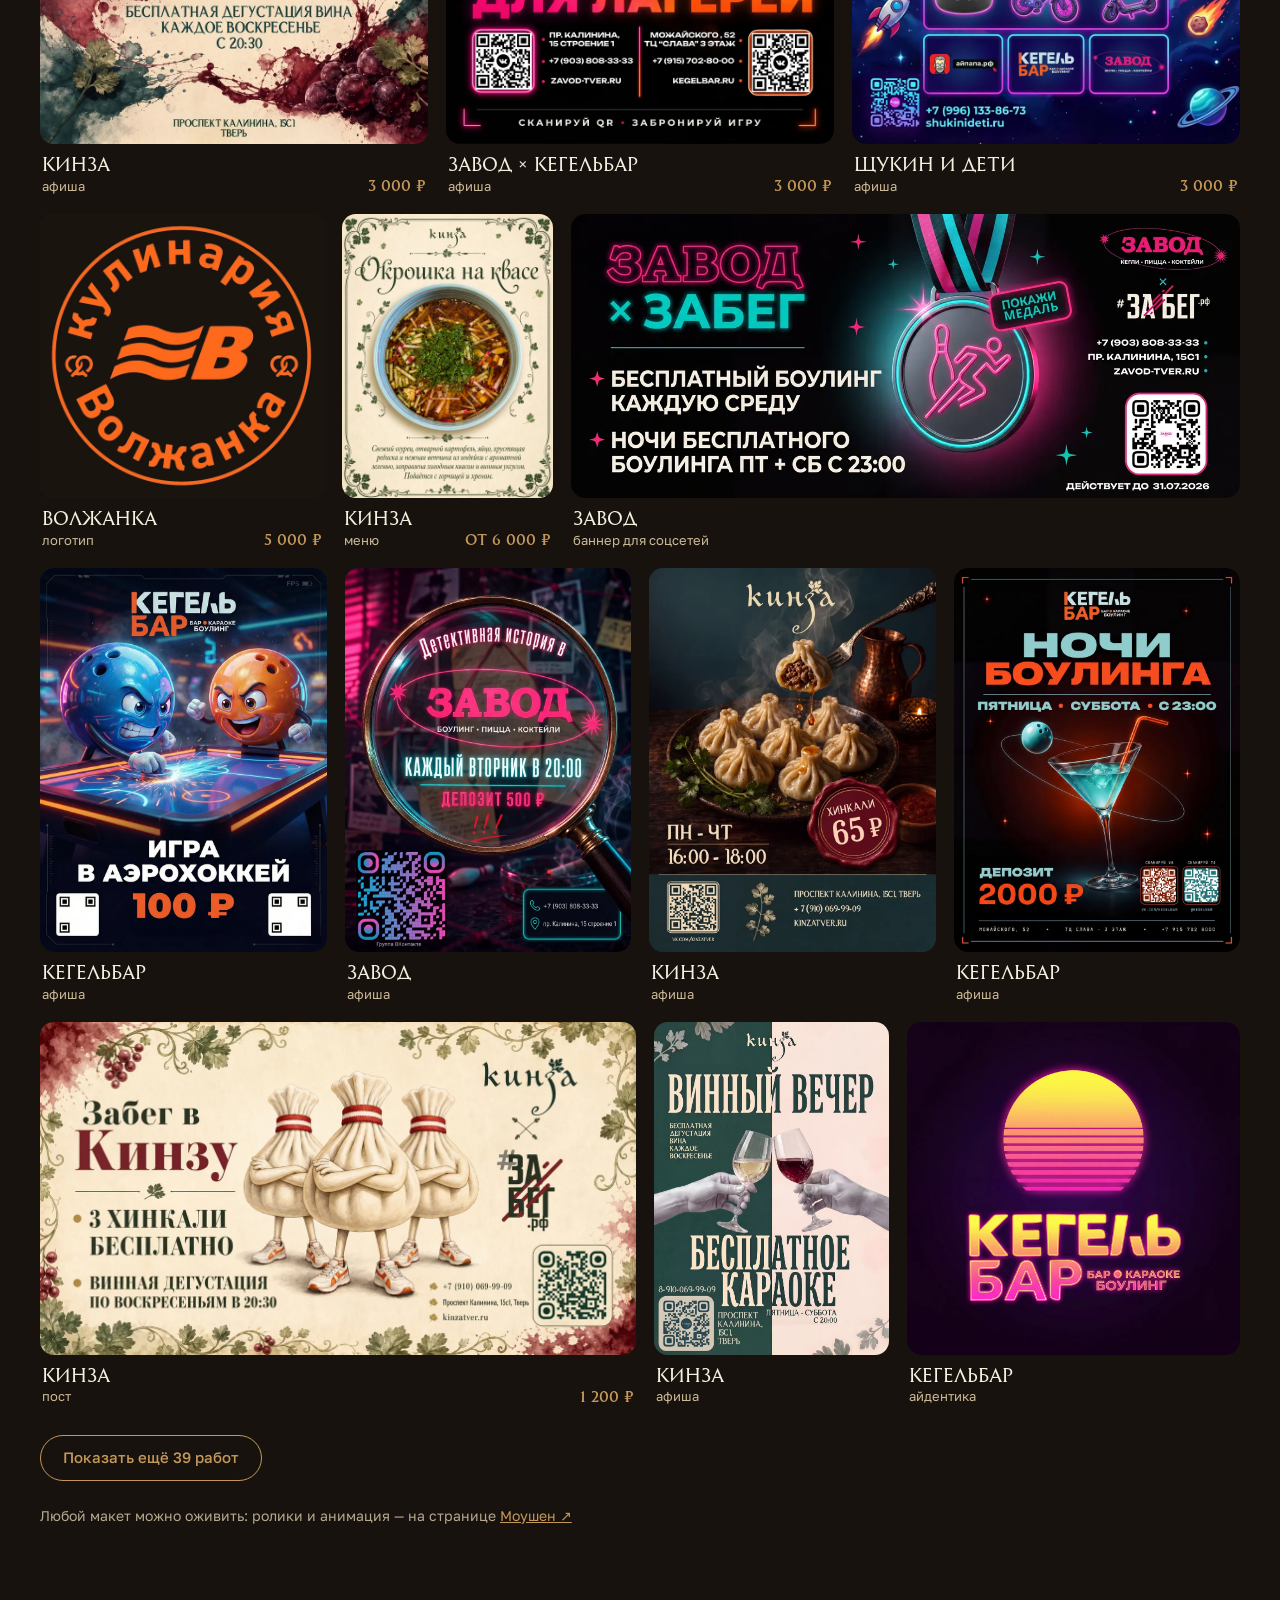
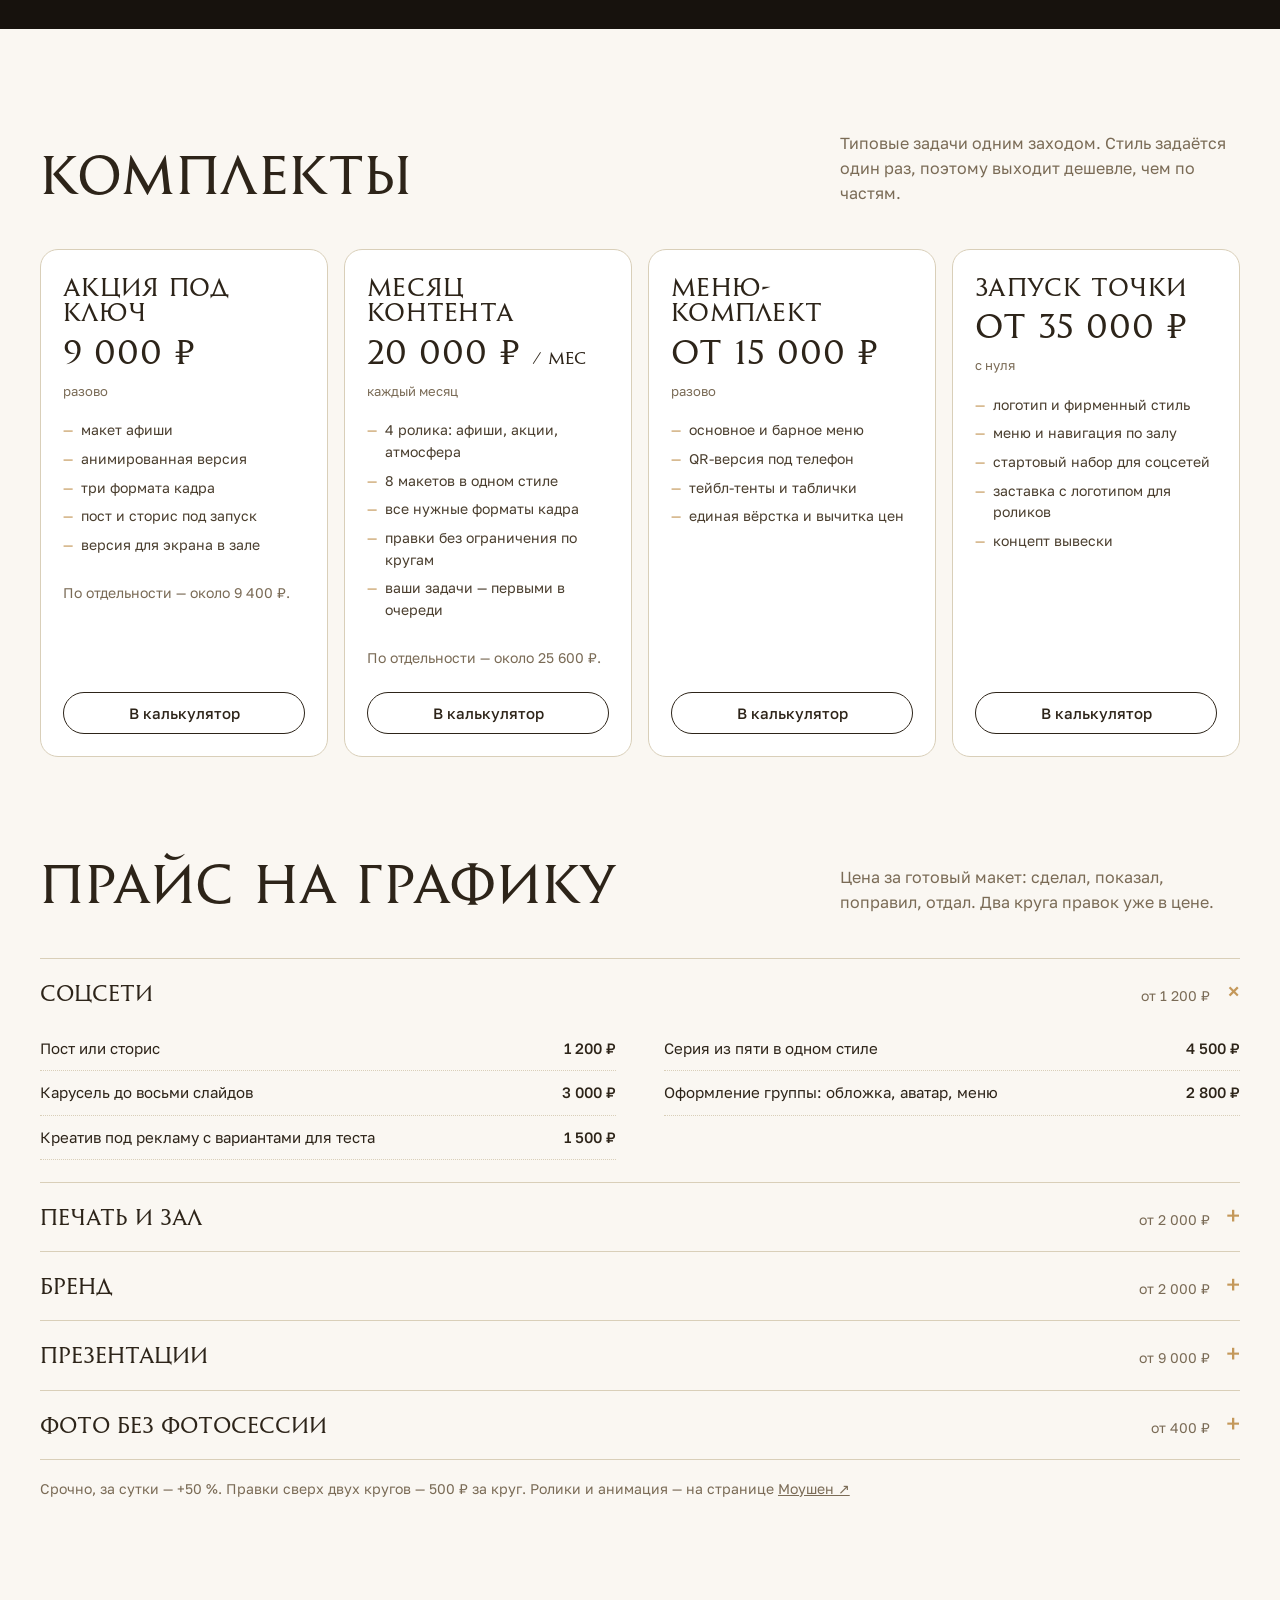
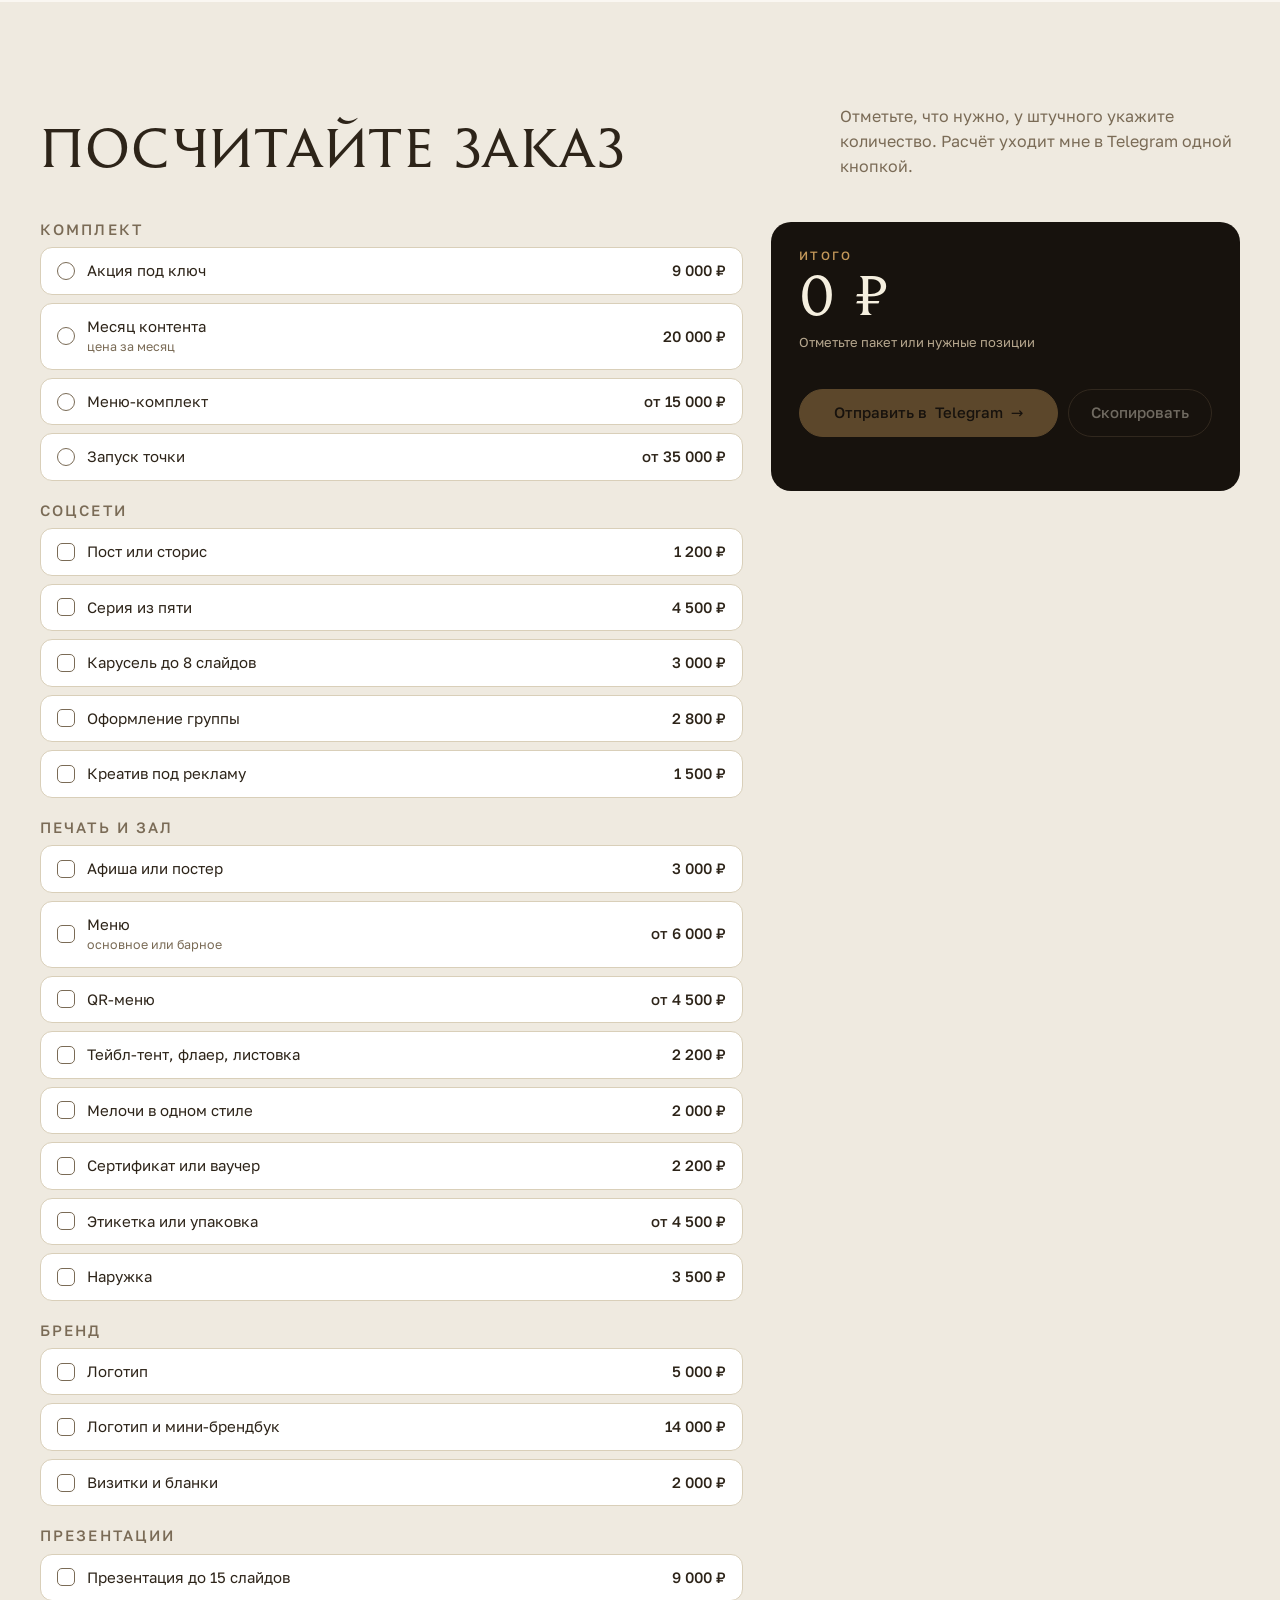
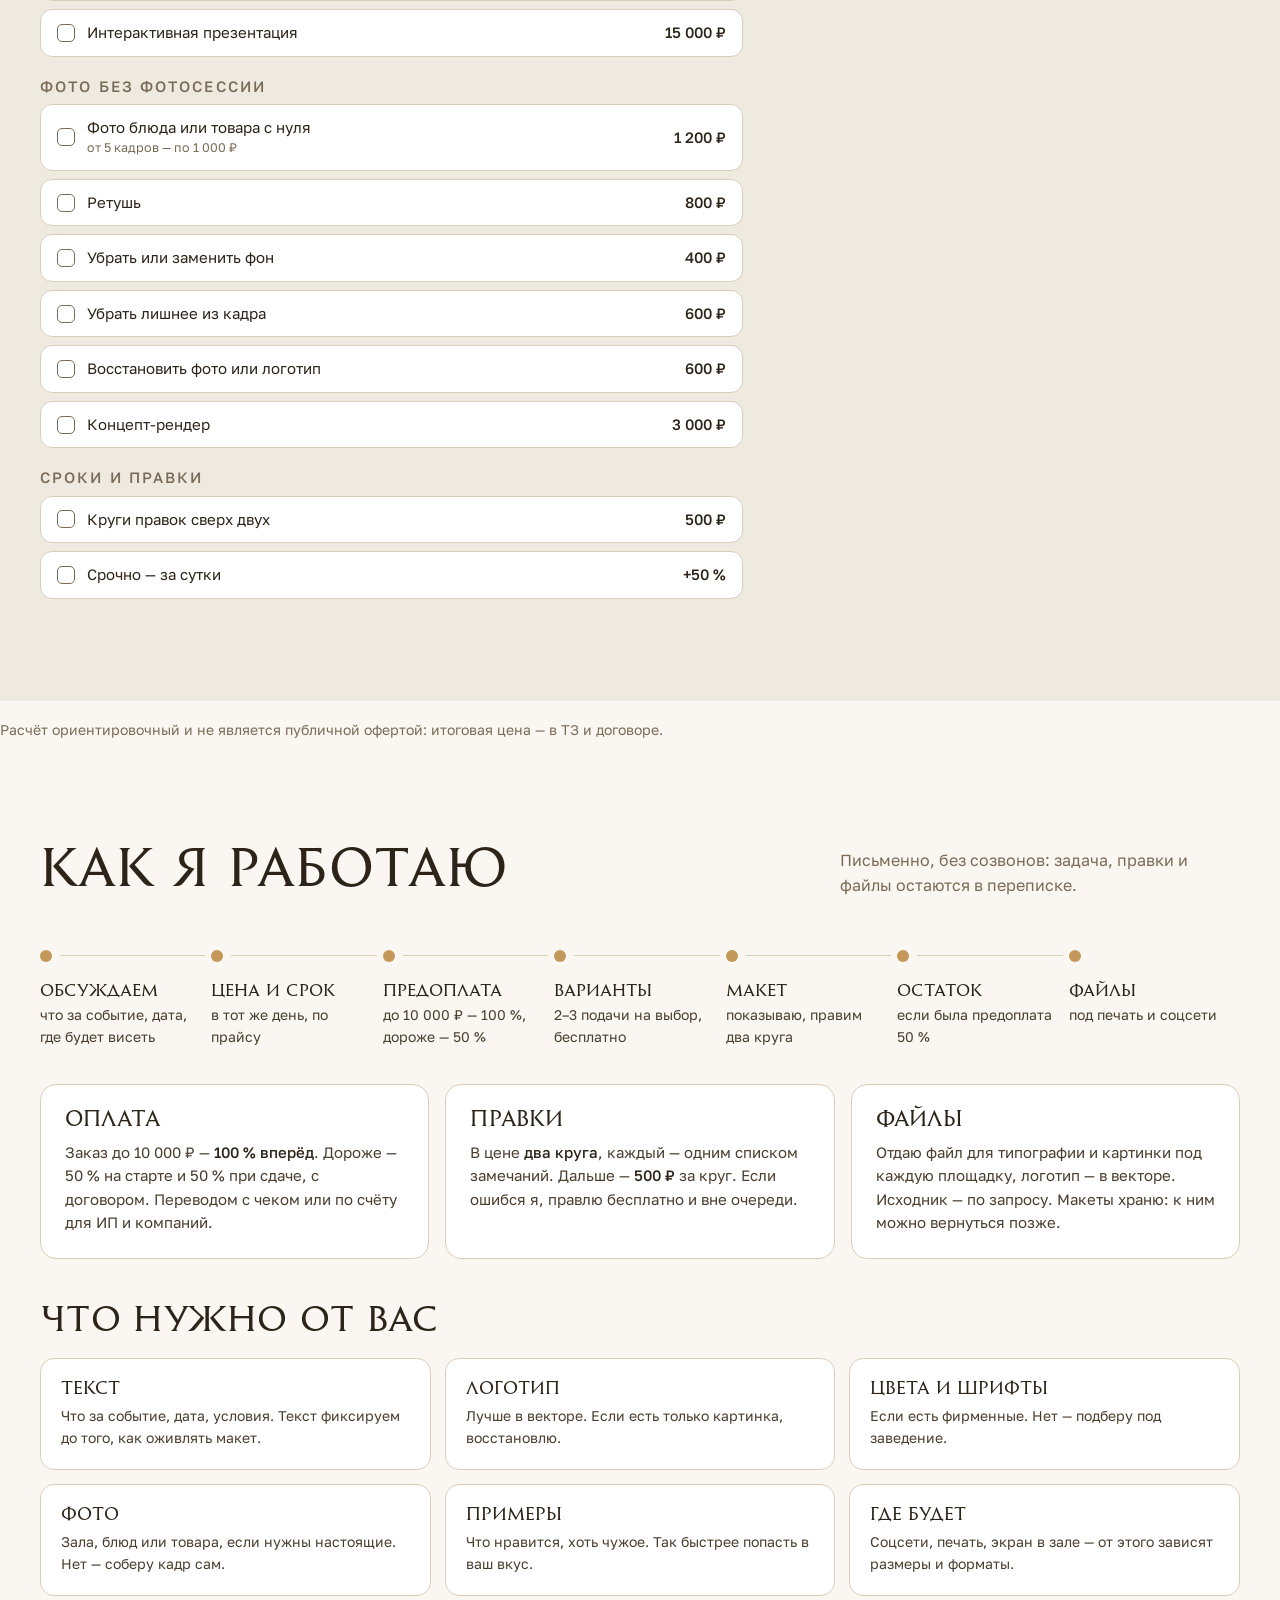
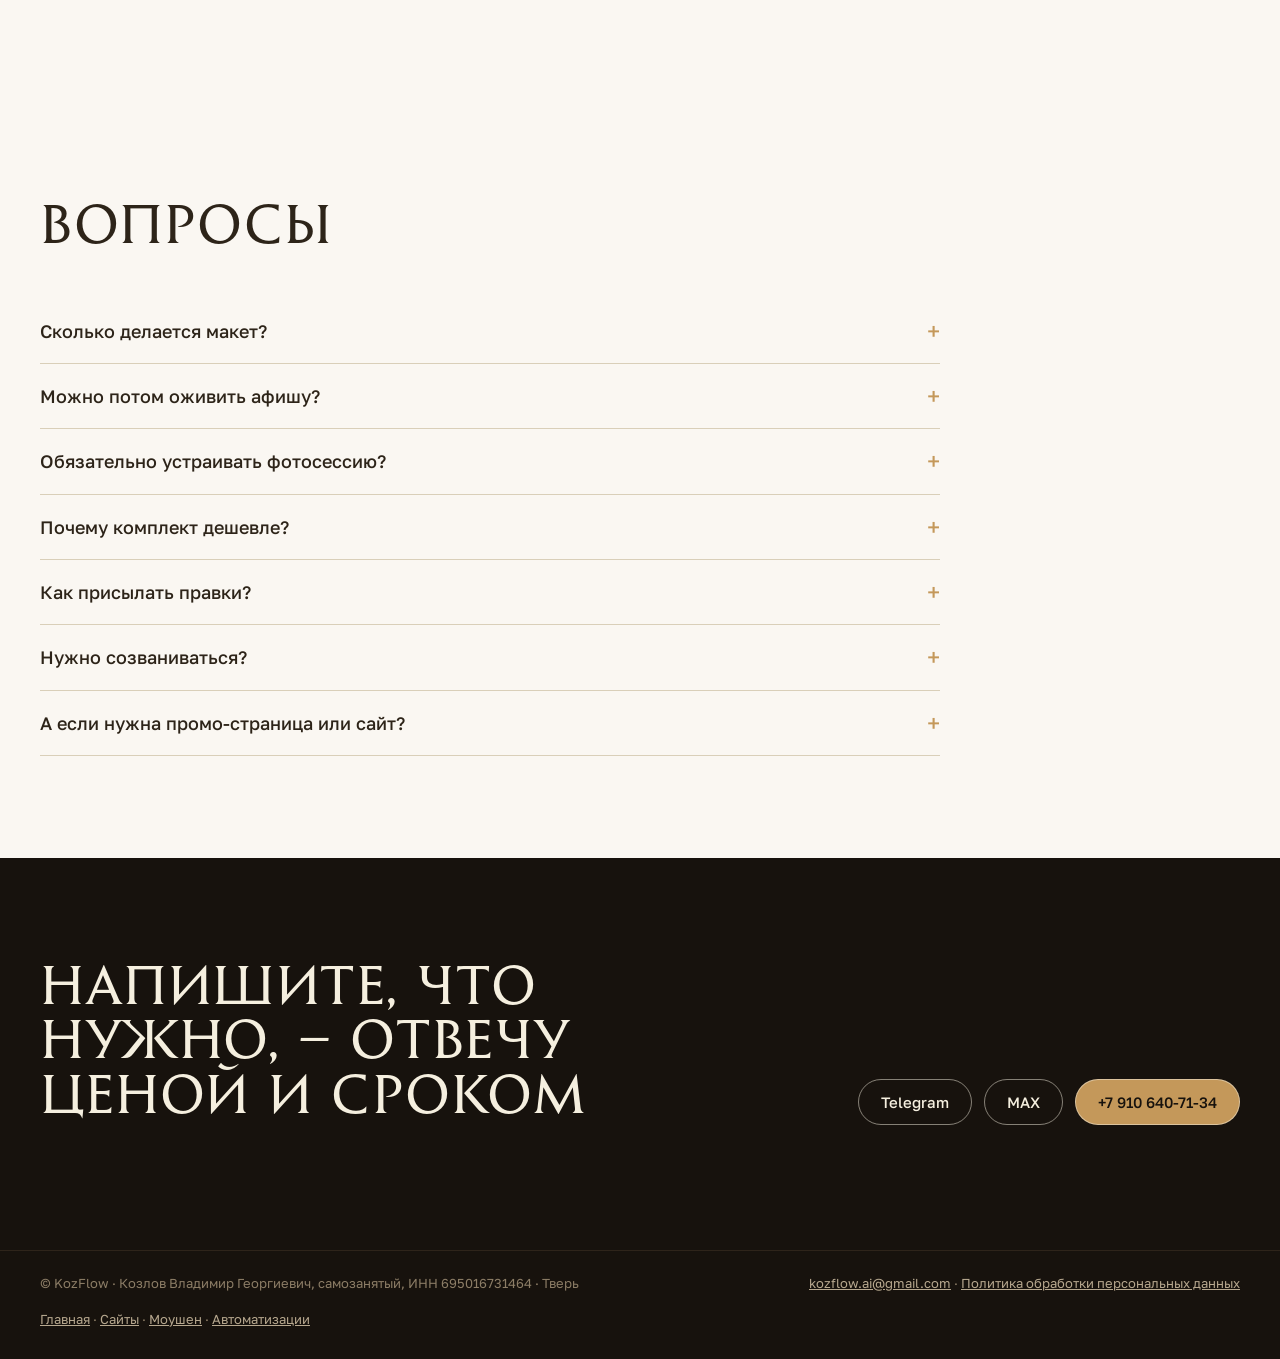
<file: dizayn.html>
<!doctype html>
<html lang="ru" class="no-js">
<head>
<meta charset="utf-8">
<meta name="viewport" content="width=device-width,initial-scale=1,viewport-fit=cover">
<title>Дизайн для заведений в Твери — афиши, меню, соцсети | KozFlow</title>
<meta name="description" content="Пост 1 200 ₽, афиша 3 000 ₽, меню от 6 000 ₽, логотип 5 000 ₽, фото блюда без фотосессии 1 200 ₽. Работы, комплекты, калькулятор.">
<meta name="theme-color" content="#FAF7F2">
<meta property="og:type" content="website">
<meta property="og:title" content="Дизайн — KozFlow">
<meta property="og:description" content="Афиши, меню, соцсети и бренд для заведений: работы, цены, калькулятор.">
<meta property="og:image" content="https://kozflow.ru/assets/works/02.webp">
<meta property="og:locale" content="ru_RU">
<meta property="og:url" content="https://kozflow.ru/dizayn">
<link rel="canonical" href="https://kozflow.ru/dizayn">
<link rel="icon" href="assets/logo.webp">
<link rel="stylesheet" href="css/price.css?v=2">
<script type="application/ld+json">
{
  "@context": "https://schema.org",
  "@graph": [
    {
      "@type": "Service",
      "@id": "https://kozflow.ru/dizayn#service",
      "name": "Дизайн для заведений",
      "serviceType": "Графический дизайн",
      "description": "Афиши, меню, соцсети и бренд для заведений: работы, цены, калькулятор.",
      "url": "https://kozflow.ru/dizayn",
      "provider": {
        "@id": "https://kozflow.ru/#business"
      },
      "areaServed": [
        {
          "@type": "City",
          "name": "Тверь"
        },
        {
          "@type": "Country",
          "name": "Россия"
        }
      ],
      "offers": [
        {
          "@type": "Offer",
          "name": "Акция под ключ",
          "priceCurrency": "RUB",
          "url": "https://kozflow.ru/dizayn#packs",
          "price": "9000"
        },
        {
          "@type": "Offer",
          "name": "Месяц контента",
          "priceCurrency": "RUB",
          "url": "https://kozflow.ru/dizayn#packs",
          "price": "20000"
        },
        {
          "@type": "Offer",
          "name": "Меню-комплект",
          "url": "https://kozflow.ru/dizayn#packs",
          "priceSpecification": {
            "@type": "PriceSpecification",
            "minPrice": 15000,
            "priceCurrency": "RUB"
          }
        },
        {
          "@type": "Offer",
          "name": "Запуск точки",
          "url": "https://kozflow.ru/dizayn#packs",
          "priceSpecification": {
            "@type": "PriceSpecification",
            "minPrice": 35000,
            "priceCurrency": "RUB"
          }
        }
      ]
    },
    {
      "@type": "FAQPage",
      "@id": "https://kozflow.ru/dizayn#faq",
      "mainEntity": [
        {
          "@type": "Question",
          "name": "Сколько делается макет?",
          "acceptedAnswer": {
            "@type": "Answer",
            "text": "Пост или афиша — 1–2 рабочих дня. Меню, упаковка и бренд — дольше, срок назову вместе с ценой. Срочно, за сутки, — плюс 50 %."
          }
        },
        {
          "@type": "Question",
          "name": "Можно потом оживить афишу?",
          "acceptedAnswer": {
            "@type": "Answer",
            "text": "Да. Любой макет превращается в ролик для сторис, ленты и экрана в зале — от 2 000 ₽. Подробности на странице «Моушен»."
          }
        },
        {
          "@type": "Question",
          "name": "Обязательно устраивать фотосессию?",
          "acceptedAnswer": {
            "@type": "Answer",
            "text": "Нет. Фото блюда или товара соберу с нуля: 1 200 ₽ за кадр, от пяти кадров — по 1 000 ₽. Своё фото отретуширую, поменяю фон или уберу лишнее."
          }
        },
        {
          "@type": "Question",
          "name": "Почему комплект дешевле?",
          "acceptedAnswer": {
            "@type": "Answer",
            "text": "Стиль задаётся один раз, и все макеты делаются одним заходом. Внутри то же самое, что в прайсе, только собрано под задачу."
          }
        },
        {
          "@type": "Question",
          "name": "Как присылать правки?",
          "acceptedAnswer": {
            "@type": "Answer",
            "text": "Одним сообщением, все замечания списком. Каждое новое сообщение с правками считается новым кругом, поэтому лучше посмотреть макет целиком и прислать всё разом."
          }
        },
        {
          "@type": "Question",
          "name": "Нужно созваниваться?",
          "acceptedAnswer": {
            "@type": "Answer",
            "text": "Нет. Работаю письменно: задача, правки и файлы остаются в переписке, их всегда можно перечитать."
          }
        },
        {
          "@type": "Question",
          "name": "А если нужна промо-страница или сайт?",
          "acceptedAnswer": {
            "@type": "Answer",
            "text": "Это на странице «Сайты»: лендинг от 25 000 ₽, сайт до 6–7 разделов — 40 000 ₽, заявки и интеграции считаются отдельно."
          }
        }
      ]
    }
  ]
}
</script>
</head>
<body>

<header class="pg-top" style="--pc:#C26B4A"><div class="wrap">
  <a class="pg-logo" href="/" aria-label="KozFlow — на главную"><img src="assets/mark.svg" alt="" width="38" height="21"><span>KozFlow</span></a>
  <nav class="pg-tabs" aria-label="Услуги">
    <a href="/sayty" style="--c:#3A4A3D;--cd:#3A4A3D">Сайты</a><a href="/dizayn" style="--c:#C26B4A;--cd:#A9563A" aria-current="page"><svg class="ic" viewBox="0 0 24 24" aria-hidden="true"><path d="M12 3.5 18.5 10 12 20.5 5.5 10z"/><circle cx="12" cy="11" r="1.7"/><path d="M12 3.5v5.8"/></svg>Дизайн</a><a href="/moushen" style="--c:#4F7896;--cd:#3F6582">Моушен</a><a href="/avtomatizacii" style="--c:#B0844A;--cd:#8C6532">Автоматизации</a><i class="pg-ind" aria-hidden="true"></i>
  </nav>
  <button class="pg-cur" type="button" aria-haspopup="dialog" aria-expanded="false" aria-controls="pg-menu" style="--c:#C26B4A"><i></i>Дизайн<svg class="dn" viewBox="0 0 24 24" aria-hidden="true"><path d="m7 10 5 5 5-5"/></svg></button>
  <a class="btn fill pg-write" href="https://t.me/kozflow" target="_blank" rel="noopener">Написать <span class="ar">→</span></a>
  <a class="pg-tg" href="https://t.me/kozflow" target="_blank" rel="noopener" aria-label="Написать в Telegram"><svg class="" viewBox="0 0 24 24" aria-hidden="true"><path d="M21 4 3 11.2l6.3 2.2L11.5 20l3.4-4.3 4.3 3.1z"/><path d="m21 4-11.7 9.4"/></svg></a>
</div><i class="pg-prog" aria-hidden="true"></i></header>
<dialog class="pg-menu" id="pg-menu" aria-label="Услуги">
  <div class="pg-sheet">
    <span class="pg-grab" aria-hidden="true"></span>
    <p class="eyebrow">Услуги</p>
    <nav aria-label="Услуги">
      <a href="/sayty" style="--c:#3A4A3D"><span class="ic"><svg class="" viewBox="0 0 24 24" aria-hidden="true"><rect x="3" y="4.5" width="18" height="15" rx="2.5"/><path d="M3 9h18M6.5 6.8h.01M9.3 6.8h.01"/></svg></span><span class="nm"><b>Сайты</b><span class="fr" data-from="от 25 000 ₽"></span></span><span class="go" aria-hidden="true"></span></a>
      <a href="/dizayn" style="--c:#C26B4A" aria-current="page"><span class="ic"><svg class="" viewBox="0 0 24 24" aria-hidden="true"><path d="M12 3.5 18.5 10 12 20.5 5.5 10z"/><circle cx="12" cy="11" r="1.7"/><path d="M12 3.5v5.8"/></svg></span><span class="nm"><b>Дизайн</b><span class="fr" data-from="от 1 200 ₽"></span></span><span class="go" aria-hidden="true"></span></a>
      <a href="/moushen" style="--c:#4F7896"><span class="ic"><svg class="" viewBox="0 0 24 24" aria-hidden="true"><circle cx="12" cy="12" r="8.5"/><path d="M10.2 8.8v6.4l5.3-3.2z"/></svg></span><span class="nm"><b>Моушен</b><span class="fr" data-from="от 2 000 ₽"></span></span><span class="go" aria-hidden="true"></span></a>
      <a href="/avtomatizacii" style="--c:#B0844A"><span class="ic"><svg class="" viewBox="0 0 24 24" aria-hidden="true"><path d="M4 7a3 3 0 0 1 3-3h10a3 3 0 0 1 3 3v6a3 3 0 0 1-3 3h-6.5L6 20v-4H7a3 3 0 0 1-3-3z"/><path d="M9 10h.01M12 10h.01M15 10h.01"/></svg></span><span class="nm"><b>Автоматизации</b><span class="fr" data-from="от 10 000 ₽"></span></span><span class="go" aria-hidden="true"></span></a>
    </nav>
    <div class="pg-sheet-foot"><a href="/">← На главную</a><form method="dialog"><button type="submit">Закрыть</button></form></div>
  </div>
</dialog>

<main>
<section class="pg-hero"><div class="wrap">
  <div>
    <div class="eyebrow rv">Дизайн для заведений · Тверь</div>
    <h1 class="rv">Афиши и меню, <em>которые</em> замечают</h1>
    <p class="pg-lead rv">Афиши, меню, посты, упаковка и логотипы для ресторанов, баров и детских центров. Готово под печать и под соцсети сразу.</p>
    <dl class="pass rv">
      <div><dt>Делаю</dt><dd>Афиши · меню · соцсети · бренд</dd></div>
      <div><dt>Срок</dt><dd>макет — 1–2 рабочих дня</dd></div>
      <div><dt>Цена</dt><dd><b>от 1 200 ₽</b></dd></div>
    </dl>
    <div class="pg-cta rv"><a class="btn fill" href="#calc">Посчитать стоимость <span class="ar">→</span></a><a class="btn" href="#works">Смотреть работы</a></div>
  </div>
  <figure class="fan rv">
    <div class="f f1"><img src="assets/works/55.webp" alt="Летнее меню Кинзы" width="900" height="1200"></div>
    <div class="f f2"><img src="assets/works/02.webp" alt="Афиша Кегельбара «Бесплатный боулинг»" width="896" height="1200"></div>
    <div class="f f3"><img src="assets/works/12.webp" alt="Афиша Завода «Мягкое мороженое»" width="896" height="1200"></div>
    <figcaption>Кинза · Кегельбар · Завод</figcaption>
  </figure>
</div></section>

<section class="pg-sec pg-works cap dark" id="works"><div class="wrap">
  <div class="sec-h"><h2 class="rv">Больше сотни макетов для заведений Твери</h2><p class="rv">Рестораны, бары, боулинг, детский центр, производство. В подписи — от скольки стоит такая работа.</p></div>
  <div class="rows">
    <div class="row">
      <figure class="w rv" style="--a:896/1200"><img src="assets/works/45.webp" alt="Афиша Кинзы «Винный вечер»" loading="lazy" width="896" height="1200">
        <figcaption><span><b>Кинза</b>афиша</span><span class="pr">3 000 ₽</span></figcaption></figure>
      <figure class="w rv" style="--a:896/1200"><img src="assets/works/08.webp" alt="Афиша «Боулинг для лагерей» Завода и Кегельбара" loading="lazy" width="896" height="1200">
        <figcaption><span><b>Завод × Кегельбар</b>афиша</span><span class="pr">3 000 ₽</span></figcaption></figure>
      <figure class="w rv" style="--a:896/1200"><img src="assets/works/04.webp" alt="Афиша «День космонавтики» детского центра «Щукин и дети»" loading="lazy" width="896" height="1200">
        <figcaption><span><b>Щукин и дети</b>афиша</span><span class="pr">3 000 ₽</span></figcaption></figure>
    </div>
    <div class="row">
      <figure class="w rv" style="--a:1/1"><img src="assets/works/09.webp" alt="Логотип кулинарии «Волжанка»" loading="lazy" width="1200" height="1200">
        <figcaption><span><b>Волжанка</b>логотип</span><span class="pr">5 000 ₽</span></figcaption></figure>
      <figure class="w rv" style="--a:896/1200"><img src="assets/works/10.webp" alt="Страница меню Кинзы «Окрошка на квасе»" loading="lazy" width="896" height="1200">
        <figcaption><span><b>Кинза</b>меню</span><span class="pr">от 6 000 ₽</span></figcaption></figure>
      <figure class="w wide rv" style="--a:1200/509"><img src="assets/works/03.webp" alt="Баннер Завода «Забег» для соцсетей" loading="lazy" width="1200" height="509">
        <figcaption><span><b>Завод</b>баннер для соцсетей</span></figcaption></figure>
    </div>
    <div class="row">
      <figure class="w rv" style="--a:896/1200"><img src="assets/works/39.webp" alt="Афиша Кегельбара «Игра в аэрохоккей»" loading="lazy" width="896" height="1200">
        <figcaption><span><b>Кегельбар</b>афиша</span></figcaption></figure>
      <figure class="w rv" style="--a:896/1200"><img src="assets/works/31.webp" alt="Афиша Завода «Детективная история»" loading="lazy" width="896" height="1200">
        <figcaption><span><b>Завод</b>афиша</span></figcaption></figure>
      <figure class="w rv" style="--a:896/1200"><img src="assets/works/38.webp" alt="Афиша Кинзы «Хинкали 65 ₽»" loading="lazy" width="896" height="1200">
        <figcaption><span><b>Кинза</b>афиша</span></figcaption></figure>
      <figure class="w rv" style="--a:896/1200"><img src="assets/works/24.webp" alt="Афиша Кегельбара «Ночи боулинга»" loading="lazy" width="896" height="1200">
        <figcaption><span><b>Кегельбар</b>афиша</span></figcaption></figure>
    </div>
    <div class="row">
      <figure class="w wide rv" style="--a:1200/670"><img src="assets/works/42.webp" alt="Баннер Кинзы «Забег в Кинзу»" loading="lazy" width="1200" height="670">
        <figcaption><span><b>Кинза</b>пост</span><span class="pr">1 200 ₽</span></figcaption></figure>
      <figure class="w rv" style="--a:849/1200"><img src="assets/works/53.webp" alt="Афиша Кинзы «Винный вечер и бесплатное караоке»" loading="lazy" width="849" height="1200">
        <figcaption><span><b>Кинза</b>афиша</span></figcaption></figure>
      <figure class="w wide rv" style="--a:1/1"><img src="assets/works/50.webp" alt="Логотип Кегельбара в стиле ретровейв" loading="lazy" width="1200" height="1200">
        <figcaption><span><b>Кегельбар</b>айдентика</span></figcaption></figure>
    </div>
  </div>

  <details class="all-works rv">
    <summary class="btn">Показать ещё 39 работ</summary>
    <div class="mason">
      <img src="assets/works/01.webp" alt="Кинза: бонусная программа" loading="lazy" width="896" height="1200">
      <img src="assets/works/17.webp" alt="Кинза: презентация от шеф-бармена" loading="lazy" width="896" height="1200">
      <img src="assets/works/11.webp" alt="Кегельбар: логотип" loading="lazy" width="1200" height="547">
      <img src="assets/works/13.webp" alt="Щукин и дети: подарки на 8 Марта" loading="lazy" width="896" height="1200">
      <img src="assets/works/18.webp" alt="Кегельбар: детективный квест" loading="lazy" width="597" height="800">
      <img src="assets/works/20.webp" alt="Щукин и дети: розыгрыш подарков" loading="lazy" width="896" height="1200">
      <img src="assets/works/21.webp" alt="Проект П: логотип" loading="lazy" width="1200" height="1200">
      <img src="assets/works/25.webp" alt="Завод: коктейльная карта" loading="lazy" width="896" height="1200">
      <img src="assets/works/26.webp" alt="Щукин и дети: День защитника" loading="lazy" width="907" height="1200">
      <img src="assets/works/29.webp" alt="Кинза: бесплатное караоке" loading="lazy" width="896" height="1200">
      <img src="assets/works/30.webp" alt="Кегельбар: детективный квест" loading="lazy" width="896" height="1200">
      <img src="assets/works/14.webp" alt="Проект П: визитка" loading="lazy" width="1200" height="805">
      <img src="assets/works/32.webp" alt="Щукин и дети: торт на 12 апреля" loading="lazy" width="896" height="1200">
      <img src="assets/works/34.webp" alt="Кинза: доставка" loading="lazy" width="1032" height="1200">
      <img src="assets/works/35.webp" alt="Кегельбар: городская мафия" loading="lazy" width="896" height="1200">
      <img src="assets/works/36.webp" alt="Завод: обложка для соцсетей" loading="lazy" width="1200" height="509">
      <img src="assets/works/37.webp" alt="Щукин и дети: «Твои достижения»" loading="lazy" width="805" height="1200">
      <img src="assets/works/40.webp" alt="Завод: детективная история" loading="lazy" width="896" height="1200">
      <img src="assets/works/41.webp" alt="Щукин и дети: паспорт чемпиона" loading="lazy" width="805" height="1200">
      <img src="assets/works/43.webp" alt="Кегельбар: забег до Кегельбара" loading="lazy" width="1200" height="670">
      <img src="assets/works/46.webp" alt="Кегельбар: чемпионат мира" loading="lazy" width="600" height="800">
      <img src="assets/works/47.webp" alt="Кинза: винный вечер" loading="lazy" width="896" height="1200">
      <img src="assets/works/48.webp" alt="Кегельбар: шот" loading="lazy" width="896" height="1200">
      <img src="assets/works/49.webp" alt="Кинза: бизнес-ланчи" loading="lazy" width="660" height="1200">
      <img src="assets/works/51.webp" alt="Кинза: подарочный сертификат" loading="lazy" width="1200" height="670">
      <img src="assets/works/52.webp" alt="Кинза: доставка с сайта" loading="lazy" width="813" height="1200">
      <img src="assets/works/54.webp" alt="Кинза: логотип" loading="lazy" width="1200" height="1183">
      <img src="assets/works/05.webp" alt="Проект П: баннер" loading="lazy" width="1200" height="509">
      <img src="assets/works/19.webp" alt="Завод: мороженое" loading="lazy" width="896" height="1200">
      <img src="assets/works/22.webp" alt="Беспроигрышная лотерея: знак" loading="lazy" width="1200" height="1200">
      <img src="assets/works/23.webp" alt="Кинза: визитка" loading="lazy" width="1200" height="805">
      <img src="assets/works/27.webp" alt="Проект П: постер" loading="lazy" width="1024" height="1024">
      <img src="assets/works/33.webp" alt="Проект П: леттеринг" loading="lazy" width="1024" height="1024">
      <img src="assets/works/44.webp" alt="Завод: логотип" loading="lazy" width="1000" height="1001">
      <img src="assets/works/06.webp" alt="Бургер с картошкой" loading="lazy" width="1200" height="1200">
      <img src="assets/works/28.webp" alt="Пицца" loading="lazy" width="1200" height="1200">
      <img src="assets/works/15.webp" alt="Шуточное удостоверение" loading="lazy" width="1200" height="757">
      <img src="assets/works/07.webp" alt="Визитка KozFlow" loading="lazy" width="1200" height="805">
      <img src="assets/works/16.webp" alt="Логотип KozFlow" loading="lazy" width="1200" height="805">
    </div>
  </details>
  <p class="pg-note rv works-foot">Любой макет можно оживить: ролики и анимация — на странице <a href="/moushen">Моушен ↗</a></p>
</div></section>

<section class="pg-sec pg-packs" id="packs"><div class="wrap">
  <div class="sec-h"><h2 class="rv">Комплекты</h2><p class="rv">Типовые задачи одним заходом. Стиль задаётся один раз, поэтому выходит дешевле, чем по частям.</p></div>
  <div class="cards">
    <div class="card rv"><h3>Акция под ключ</h3><div class="price">9 000 ₽</div><div class="meta">разово</div>
      <ul><li>макет афиши</li><li>анимированная версия</li><li>три формата кадра</li><li>пост и сторис под запуск</li><li>версия для экрана в зале</li></ul>
      <p class="pg-note" style="margin:0 0 14px">По отдельности — около 9 400 ₽.</p>
      <a class="btn" href="#calc" data-pick="kit-promo">В калькулятор</a></div>
    <div class="card rv"><h3>Месяц контента</h3><div class="price">20 000 ₽ <small>/ мес</small></div><div class="meta">каждый месяц</div>
      <ul><li>4 ролика: афиши, акции, атмосфера</li><li>8 макетов в одном стиле</li><li>все нужные форматы кадра</li><li>правки без ограничения по кругам</li><li>ваши задачи — первыми в очереди</li></ul>
      <p class="pg-note" style="margin:0 0 14px">По отдельности — около 25 600 ₽.</p>
      <a class="btn" href="#calc" data-pick="kit-month">В калькулятор</a></div>
    <div class="card rv"><h3>Меню-комплект</h3><div class="price">от 15 000 ₽</div><div class="meta">разово</div>
      <ul><li>основное и барное меню</li><li>QR-версия под телефон</li><li>тейбл-тенты и таблички</li><li>единая вёрстка и вычитка цен</li></ul>
      <a class="btn" href="#calc" data-pick="kit-menu" style="margin-top:auto">В калькулятор</a></div>
    <div class="card rv"><h3>Запуск точки</h3><div class="price">от 35 000 ₽</div><div class="meta">с нуля</div>
      <ul><li>логотип и фирменный стиль</li><li>меню и навигация по залу</li><li>стартовый набор для соцсетей</li><li>заставка с логотипом для роликов</li><li>концепт вывески</li></ul>
      <a class="btn" href="#calc" data-pick="kit-start" style="margin-top:auto">В калькулятор</a></div>
  </div>
</div></section>

<section class="pg-sec pg-extras" id="extras" style="padding-top:0"><div class="wrap">
  <div class="sec-h"><h2 class="rv">Прайс на графику</h2><p class="rv">Цена за готовый макет: сделал, показал, поправил, отдал. Два круга правок уже в цене.</p></div>
  <div class="acc rv">
    <details open><summary><span class="t">Соцсети</span><small>от 1 200 ₽</small></summary>
      <div class="lines">
        <div>Пост или сторис<b>1 200 ₽</b></div>
        <div>Серия из пяти в одном стиле<b>4 500 ₽</b></div>
        <div>Карусель до восьми слайдов<b>3 000 ₽</b></div>
        <div>Оформление группы: обложка, аватар, меню<b>2 800 ₽</b></div>
        <div>Креатив под рекламу с вариантами для теста<b>1 500 ₽</b></div>
      </div>
    </details>
    <details><summary><span class="t">Печать и зал</span><small>от 2 000 ₽</small></summary>
      <div class="lines">
        <div>Афиша или постер, под печать и соцсети<b>3 000 ₽</b></div>
        <div>Меню — основное или барное<b>от 6 000 ₽</b></div>
        <div>QR-меню под телефон<b>от 4 500 ₽</b></div>
        <div>Тейбл-тент, флаер, листовка<b>2 200 ₽</b></div>
        <div>Мелочи в одном стиле: наклейки, номерки, ценники<b>2 000 ₽</b></div>
        <div>Сертификат или ваучер<b>2 200 ₽</b></div>
        <div>Этикетка или упаковка<b>от 4 500 ₽</b></div>
        <div>Наружка: билборд, штендер, реклама в лифте<b>3 500 ₽</b></div>
      </div>
    </details>
    <details><summary><span class="t">Бренд</span><small>от 2 000 ₽</small></summary>
      <div class="lines">
        <div>Логотип: три направления, финал в векторе<b>5 000 ₽</b></div>
        <div>Логотип и мини-брендбук: палитра, шрифты, правила<b>14 000 ₽</b></div>
        <div>Визитки и бланки<b>2 000 ₽</b></div>
      </div>
    </details>
    <details><summary><span class="t">Презентации</span><small>от 9 000 ₽</small></summary>
      <div class="lines">
        <div>Презентация до 15 слайдов, файлом<b>9 000 ₽</b></div>
        <div>Интерактивная презентация, ссылкой<b>15 000 ₽</b></div>
      </div>
      <p class="pg-note">Презентация роликом — на странице <a href="/moushen">Моушен ↗</a> Нужна промо-страница или сайт с заявками — на странице <a href="/sayty">Сайты ↗</a></p>
    </details>
    <details><summary><span class="t">Фото без фотосессии</span><small>от 400 ₽</small></summary>
      <div class="lines">
        <div>Фото блюда или товара с нуля<b>1 200 ₽ за кадр</b></div>
        <div>То же от пяти кадров<b>1 000 ₽ за кадр</b></div>
        <div>Ретушь: фото блюда аппетитнее<b>800 ₽</b></div>
        <div>Убрать или заменить фон<b>400 ₽</b></div>
        <div>Убрать лишнее из кадра<b>600 ₽</b></div>
        <div>Восстановить старое фото или логотип<b>600 ₽</b></div>
        <div>Концепт-рендер зала, витрины, подачи<b>3 000 ₽</b></div>
      </div>
    </details>
  </div>
  <p class="pg-note rv">Срочно, за сутки — +50 %. Правки сверх двух кругов — 500 ₽ за круг. Ролики и анимация — на странице <a href="/moushen">Моушен ↗</a></p>
</div></section>

<section class="pg-sec pg-calc" id="calc"><div class="wrap">
  <div class="sec-h"><h2 class="rv">Посчитайте заказ</h2><p class="rv">Отметьте, что нужно, у штучного укажите количество. Расчёт уходит мне в Telegram одной кнопкой.</p></div>
  <div class="calc">
    <div class="calc-opts"></div>
    <aside class="total" aria-label="Итог расчёта"></aside>
  </div>
<script type="application/json" id="calc-config">
{
  "title": "Дизайн",
  "items": [
    { "id": "kit-promo", "group": "Комплект", "name": "Акция под ключ", "price": 9000, "kind": "package" },
    { "id": "kit-month", "group": "Комплект", "name": "Месяц контента", "note": "цена за месяц", "price": 20000, "kind": "package", "term": "каждый месяц" },
    { "id": "kit-menu", "group": "Комплект", "name": "Меню-комплект", "price": 15000, "from": true, "kind": "package" },
    { "id": "kit-start", "group": "Комплект", "name": "Запуск точки", "price": 35000, "from": true, "kind": "package" },
    { "id": "post", "group": "Соцсети", "name": "Пост или сторис", "price": 1200, "counter": true, "unit": "шт", "kind": "extra" },
    { "id": "series", "group": "Соцсети", "name": "Серия из пяти", "price": 4500, "counter": true, "unit": "шт", "kind": "extra" },
    { "id": "carousel", "group": "Соцсети", "name": "Карусель до 8 слайдов", "price": 3000, "counter": true, "unit": "шт", "kind": "extra" },
    { "id": "group", "group": "Соцсети", "name": "Оформление группы", "price": 2800, "kind": "extra" },
    { "id": "ad", "group": "Соцсети", "name": "Креатив под рекламу", "price": 1500, "counter": true, "unit": "шт", "kind": "extra" },
    { "id": "poster", "group": "Печать и зал", "name": "Афиша или постер", "price": 3000, "counter": true, "unit": "шт", "kind": "extra" },
    { "id": "menu", "group": "Печать и зал", "name": "Меню", "note": "основное или барное", "price": 6000, "from": true, "counter": true, "unit": "шт", "kind": "extra" },
    { "id": "qr", "group": "Печать и зал", "name": "QR-меню", "price": 4500, "from": true, "kind": "extra" },
    { "id": "tent", "group": "Печать и зал", "name": "Тейбл-тент, флаер, листовка", "price": 2200, "counter": true, "unit": "шт", "kind": "extra" },
    { "id": "small", "group": "Печать и зал", "name": "Мелочи в одном стиле", "price": 2000, "kind": "extra" },
    { "id": "cert", "group": "Печать и зал", "name": "Сертификат или ваучер", "price": 2200, "counter": true, "unit": "шт", "kind": "extra" },
    { "id": "pack", "group": "Печать и зал", "name": "Этикетка или упаковка", "price": 4500, "from": true, "counter": true, "unit": "шт", "kind": "extra" },
    { "id": "outdoor", "group": "Печать и зал", "name": "Наружка", "price": 3500, "counter": true, "unit": "шт", "kind": "extra" },
    { "id": "logo", "group": "Бренд", "name": "Логотип", "price": 5000, "kind": "extra" },
    { "id": "brandbook", "group": "Бренд", "name": "Логотип и мини-брендбук", "price": 14000, "kind": "extra" },
    { "id": "cards", "group": "Бренд", "name": "Визитки и бланки", "price": 2000, "kind": "extra" },
    { "id": "pres", "group": "Презентации", "name": "Презентация до 15 слайдов", "price": 9000, "kind": "extra" },
    { "id": "presi", "group": "Презентации", "name": "Интерактивная презентация", "price": 15000, "kind": "extra" },
    { "id": "photo", "group": "Фото без фотосессии", "name": "Фото блюда или товара с нуля", "note": "от 5 кадров — по 1 000 ₽", "price": 1200, "bulk": { "from": 5, "price": 1000 }, "counter": true, "unit": ["кадр", "кадра", "кадров"], "kind": "extra" },
    { "id": "retouch", "group": "Фото без фотосессии", "name": "Ретушь", "price": 800, "counter": true, "unit": "фото", "kind": "extra" },
    { "id": "bg", "group": "Фото без фотосессии", "name": "Убрать или заменить фон", "price": 400, "counter": true, "unit": "фото", "kind": "extra" },
    { "id": "clean", "group": "Фото без фотосессии", "name": "Убрать лишнее из кадра", "price": 600, "counter": true, "unit": "фото", "kind": "extra" },
    { "id": "restore", "group": "Фото без фотосессии", "name": "Восстановить фото или логотип", "price": 600, "counter": true, "unit": "шт", "kind": "extra" },
    { "id": "render", "group": "Фото без фотосессии", "name": "Концепт-рендер", "price": 3000, "counter": true, "unit": "шт", "kind": "extra" },
    { "id": "rounds", "group": "Сроки и правки", "name": "Круги правок сверх двух", "price": 500, "counter": true, "unit": ["круг", "круга", "кругов"], "kind": "extra" },
    { "id": "urgent", "group": "Сроки и правки", "name": "Срочно — за сутки", "price": 50, "kind": "percent" }
  ],
  "prepay": { "mode": "threshold", "threshold": 10000 }
}
</script>
</div></section>

<section class="pg-sec pg-how" id="how"><div class="wrap">
  <div class="sec-h"><h2 class="rv">Как я работаю</h2><p class="rv">Письменно, без созвонов: задача, правки и файлы остаются в переписке.</p></div>
  <ol class="steps rv" style="padding:0;list-style:none">
    <li><b>Обсуждаем</b>что за событие, дата, где будет висеть</li>
    <li><b>Цена и срок</b>в тот же день, по прайсу</li>
    <li><b>Предоплата</b>до 10 000 ₽ — 100 %, дороже — 50 %</li>
    <li><b>Варианты</b>2–3 подачи на выбор, бесплатно</li>
    <li><b>Макет</b>показываю, правим два круга</li>
    <li><b>Остаток</b>если была предоплата 50 %</li>
    <li><b>Файлы</b>под печать и соцсети</li>
  </ol>
  <div class="trio">
    <div class="rv"><h3>Оплата</h3>Заказ до 10 000 ₽ — <b>100 % вперёд</b>. Дороже — 50 % на старте и 50 % при сдаче, с договором. Переводом с чеком или по счёту для ИП и компаний.</div>
    <div class="rv"><h3>Правки</h3>В цене <b>два круга</b>, каждый — одним списком замечаний. Дальше — <b>500 ₽</b> за круг. Если ошибся я, правлю бесплатно и вне очереди.</div>
    <div class="rv"><h3>Файлы</h3>Отдаю файл для типографии и картинки под каждую площадку, логотип — в векторе. Исходник — по запросу. Макеты храню: к ним можно вернуться позже.</div>
  </div>

  <h3 class="pg-sub rv">Что нужно от вас</h3>
  <div class="pts">
    <div class="rv"><b>Текст</b>Что за событие, дата, условия. Текст фиксируем до того, как оживлять макет.</div>
    <div class="rv"><b>Логотип</b>Лучше в векторе. Если есть только картинка, восстановлю.</div>
    <div class="rv"><b>Цвета и шрифты</b>Если есть фирменные. Нет — подберу под заведение.</div>
    <div class="rv"><b>Фото</b>Зала, блюд или товара, если нужны настоящие. Нет — соберу кадр сам.</div>
    <div class="rv"><b>Примеры</b>Что нравится, хоть чужое. Так быстрее попасть в ваш вкус.</div>
    <div class="rv"><b>Где будет</b>Соцсети, печать, экран в зале — от этого зависят размеры и форматы.</div>
  </div>
</div></section>

<section class="pg-sec pg-faq" id="faq"><div class="wrap">
  <div class="sec-h"><h2 class="rv">Вопросы</h2></div>
  <div class="faq rv">
    <details><summary>Сколько делается макет?</summary><p>Пост или афиша — 1–2 рабочих дня. Меню, упаковка и бренд — дольше, срок назову вместе с ценой. Срочно, за сутки, — плюс 50 %.</p></details>
    <details><summary>Можно потом оживить афишу?</summary><p>Да. Любой макет превращается в ролик для сторис, ленты и экрана в зале — от 2 000 ₽. Подробности на странице «Моушен».</p></details>
    <details><summary>Обязательно устраивать фотосессию?</summary><p>Нет. Фото блюда или товара соберу с нуля: 1 200 ₽ за кадр, от пяти кадров — по 1 000 ₽. Своё фото отретуширую, поменяю фон или уберу лишнее.</p></details>
    <details><summary>Почему комплект дешевле?</summary><p>Стиль задаётся один раз, и все макеты делаются одним заходом. Внутри то же самое, что в прайсе, только собрано под задачу.</p></details>
    <details><summary>Как присылать правки?</summary><p>Одним сообщением, все замечания списком. Каждое новое сообщение с правками считается новым кругом, поэтому лучше посмотреть макет целиком и прислать всё разом.</p></details>
    <details><summary>Нужно созваниваться?</summary><p>Нет. Работаю письменно: задача, правки и файлы остаются в переписке, их всегда можно перечитать.</p></details>
    <details><summary>А если нужна промо-страница или сайт?</summary><p>Это на странице «Сайты»: лендинг от 25 000 ₽, сайт до 6–7 разделов — 40 000 ₽, заявки и интеграции считаются отдельно.</p></details>
  </div>
</div></section>

<section class="pg-sec pg-contact dark" id="contact"><div class="wrap">
  <h2 class="rv">Напишите, что нужно, — отвечу ценой и сроком</h2>
  <div class="acts rv">
    <a class="btn" href="https://t.me/kozflow" target="_blank" rel="noopener">Telegram</a>
    <a class="btn" href="https://max.ru/u/f9LHodD0cOJoJGpSL33th8fRBsgIyN5HT7tEYYQwDxlcfIcouNZKYDbA02k" target="_blank" rel="noopener">MAX</a>
    <a class="btn gold" href="tel:+79106407134">+7 910 640-71-34</a>
  </div>
</div></section>
</main>

<footer class="pg-foot"><div class="wrap">
  <span>© KozFlow · Козлов Владимир Георгиевич, самозанятый, ИНН 695016731464 · Тверь</span>
  <span><a href="mailto:kozflow.ai@gmail.com">kozflow.ai@gmail.com</a> · <a href="/politika">Политика обработки персональных данных</a></span>
  <span><a href="/">Главная</a> · <a href="/sayty">Сайты</a> · <a href="/moushen">Моушен</a> · <a href="/avtomatizacii">Автоматизации</a></span>
</div></footer>

<script type="module" src="js/price.js"></script>
<script src="js/pg-top.js?v=1" defer></script>
</body>
</html>
</file>
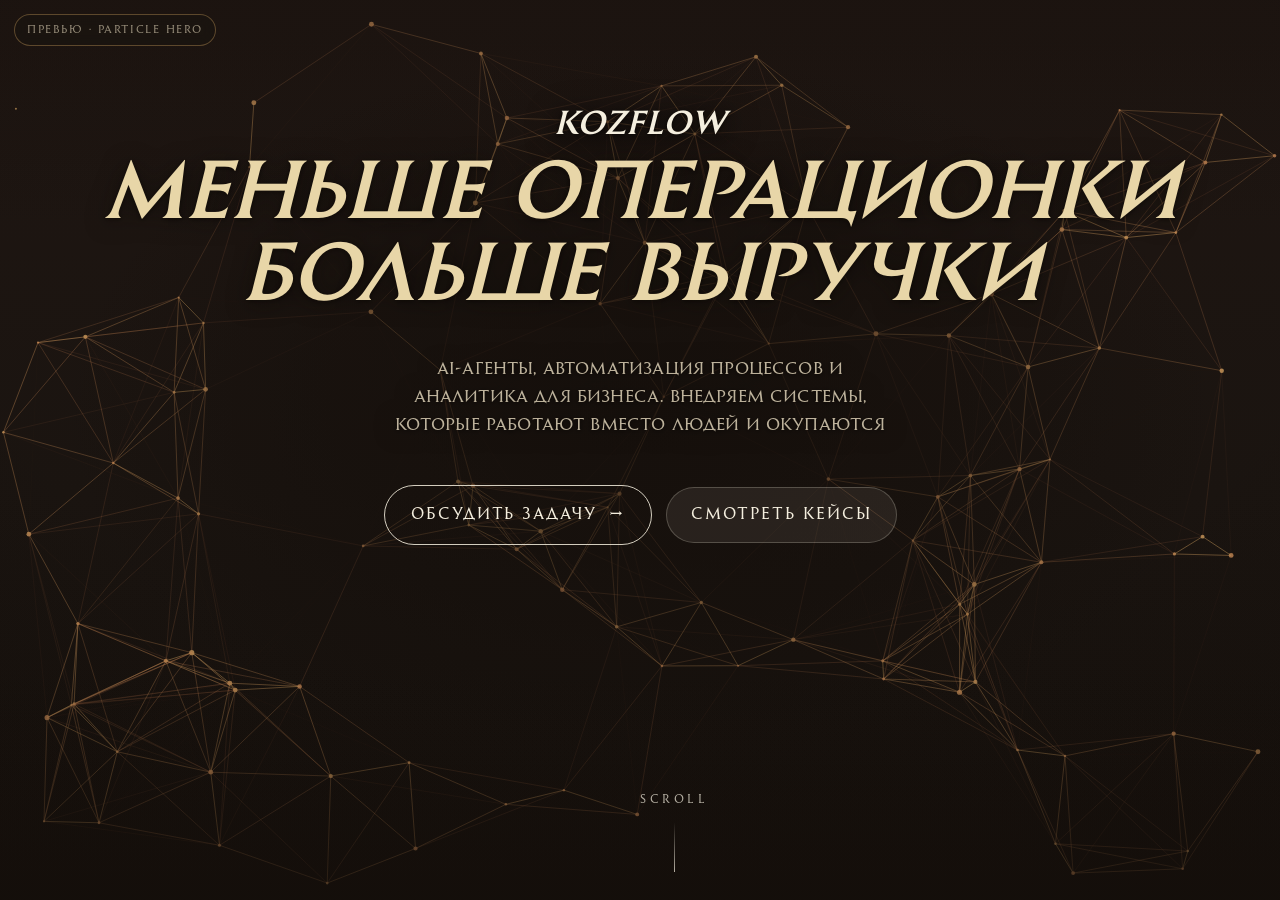
<file: hero-particles.html>
<!DOCTYPE html>
<html lang="ru">
<head>
<meta charset="UTF-8" />
<meta name="viewport" content="width=device-width, initial-scale=1" />
<title>KozFlow — hero particles (превью)</title>
<meta name="robots" content="noindex" />
<link rel="stylesheet" href="styles.css?v=76" />
<link rel="stylesheet" href="transitions.css?v=4" />
<style>
  /* Preview-only: this page exists to trial the particle hero next to the live
     site without touching index.html. Warm palette, text always readable. */
  html, body { background: #1A1410; }
  .hero { min-height: 100vh; }

  /* particle canvas — sits as the hero background (below the text scrim) */
  .hero .hero-particles {
    position: absolute; inset: 0; width: 100%; height: 100%;
    z-index: 1; display: block; pointer-events: none;
  }
  /* readability scrim — keeps H1/sub crisp over the moving network */
  .hero .hero-particles-scrim {
    position: absolute; inset: 0; z-index: 2; pointer-events: none;
    background:
      radial-gradient(58% 52% at 50% 46%, rgba(20,14,10,.74) 0%, rgba(20,14,10,.40) 45%, transparent 78%),
      linear-gradient(180deg, rgba(20,14,10,.30) 0%, transparent 26%, transparent 74%, rgba(20,14,10,.55) 100%);
  }
  .hero .hero-vignette { z-index: 3; }
  .hero .hero-content { z-index: 5; }

  /* content visible without app.js (no reveal IO on this preview) */
  .hero .reveal { opacity: 1 !important; transform: none !important; }

  /* allow the long B2B headline to wrap on narrow screens */
  @media (max-width: 720px) { .hero h1 { white-space: normal; } }

  .preview-tag {
    position: fixed; top: 14px; left: 14px; z-index: 50;
    font-family: var(--mono, monospace); font-size: 11px; letter-spacing: .14em;
    text-transform: uppercase; color: rgba(232,220,192,.6);
    border: 1px solid rgba(196,152,90,.4); border-radius: 999px; padding: 6px 12px;
    background: rgba(26,20,16,.6); backdrop-filter: blur(6px);
  }
</style>
</head>
<body data-palette="warm" data-cta="forest" data-serif="cormorant" data-herobg="particles">

<span class="preview-tag">превью · particle hero</span>

<header class="hero kt-section is-in" data-kt>
  <div class="hero-bg" aria-hidden="true">
    <canvas id="heroParticles" class="hero-particles"></canvas>
    <div class="hero-particles-scrim"></div>
    <div class="hero-vignette"></div>
  </div>

  <div class="hero-content">
    <div class="hero-brand reveal" aria-hidden="true">
      <span class="hero-brand-text">KozFlow</span>
    </div>
    <h1 class="reveal delay-1"><span class="it">Меньше операционки</span><br /><span class="it">Больше выручки</span></h1>
    <p class="sub reveal delay-2">
      AI-агенты, автоматизация процессов и аналитика для бизнеса. Внедряем системы, которые работают вместо людей и окупаются
    </p>
    <div class="reveal delay-3">
      <div class="hero-cta-row">
        <a class="cta cta-outline" href="#">Обсудить задачу <span class="arrow">→</span></a>
        <a class="cta cta-ghost" href="#">Смотреть кейсы</a>
      </div>
    </div>
  </div>

  <div class="scroll-hint reveal delay-4">
    <span>Scroll</span>
    <span class="line"></span>
  </div>
</header>

<script src="hero-particles.js?v=2"></script>
</body>
</html>
</file>
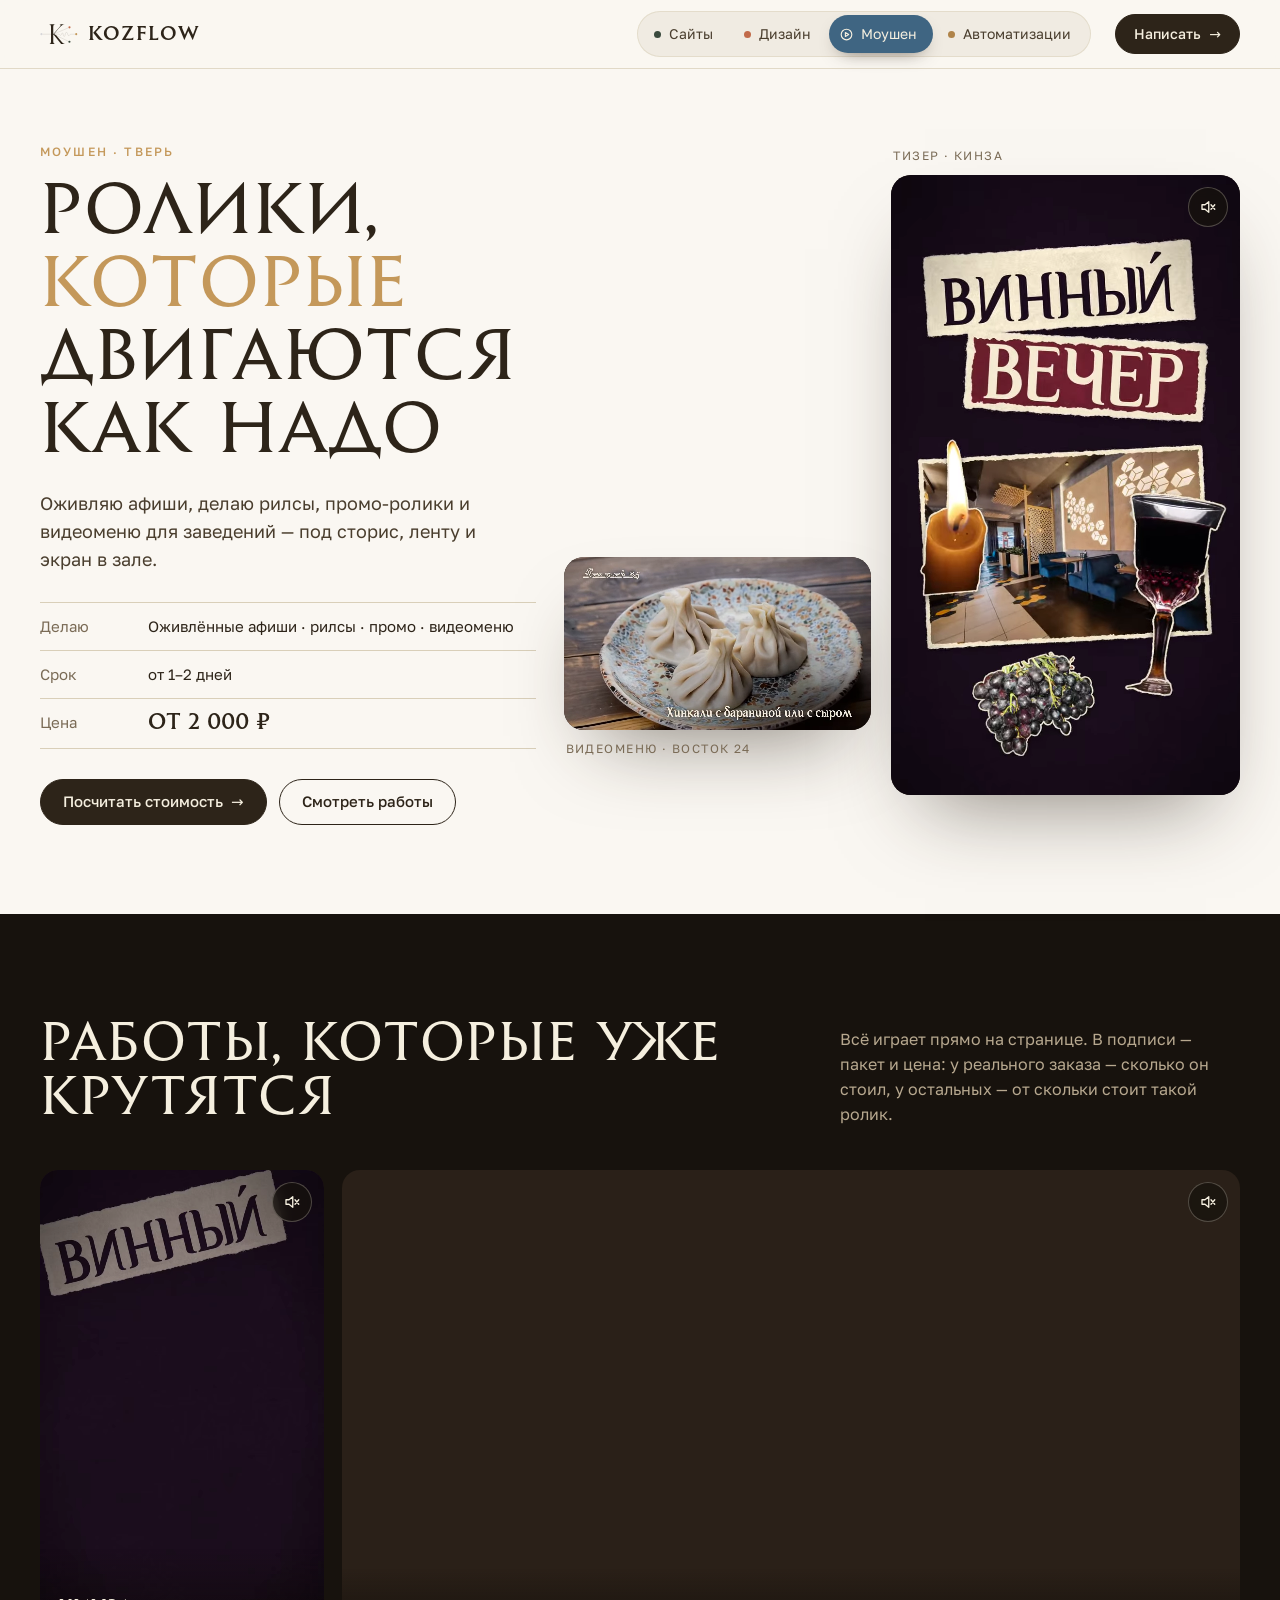
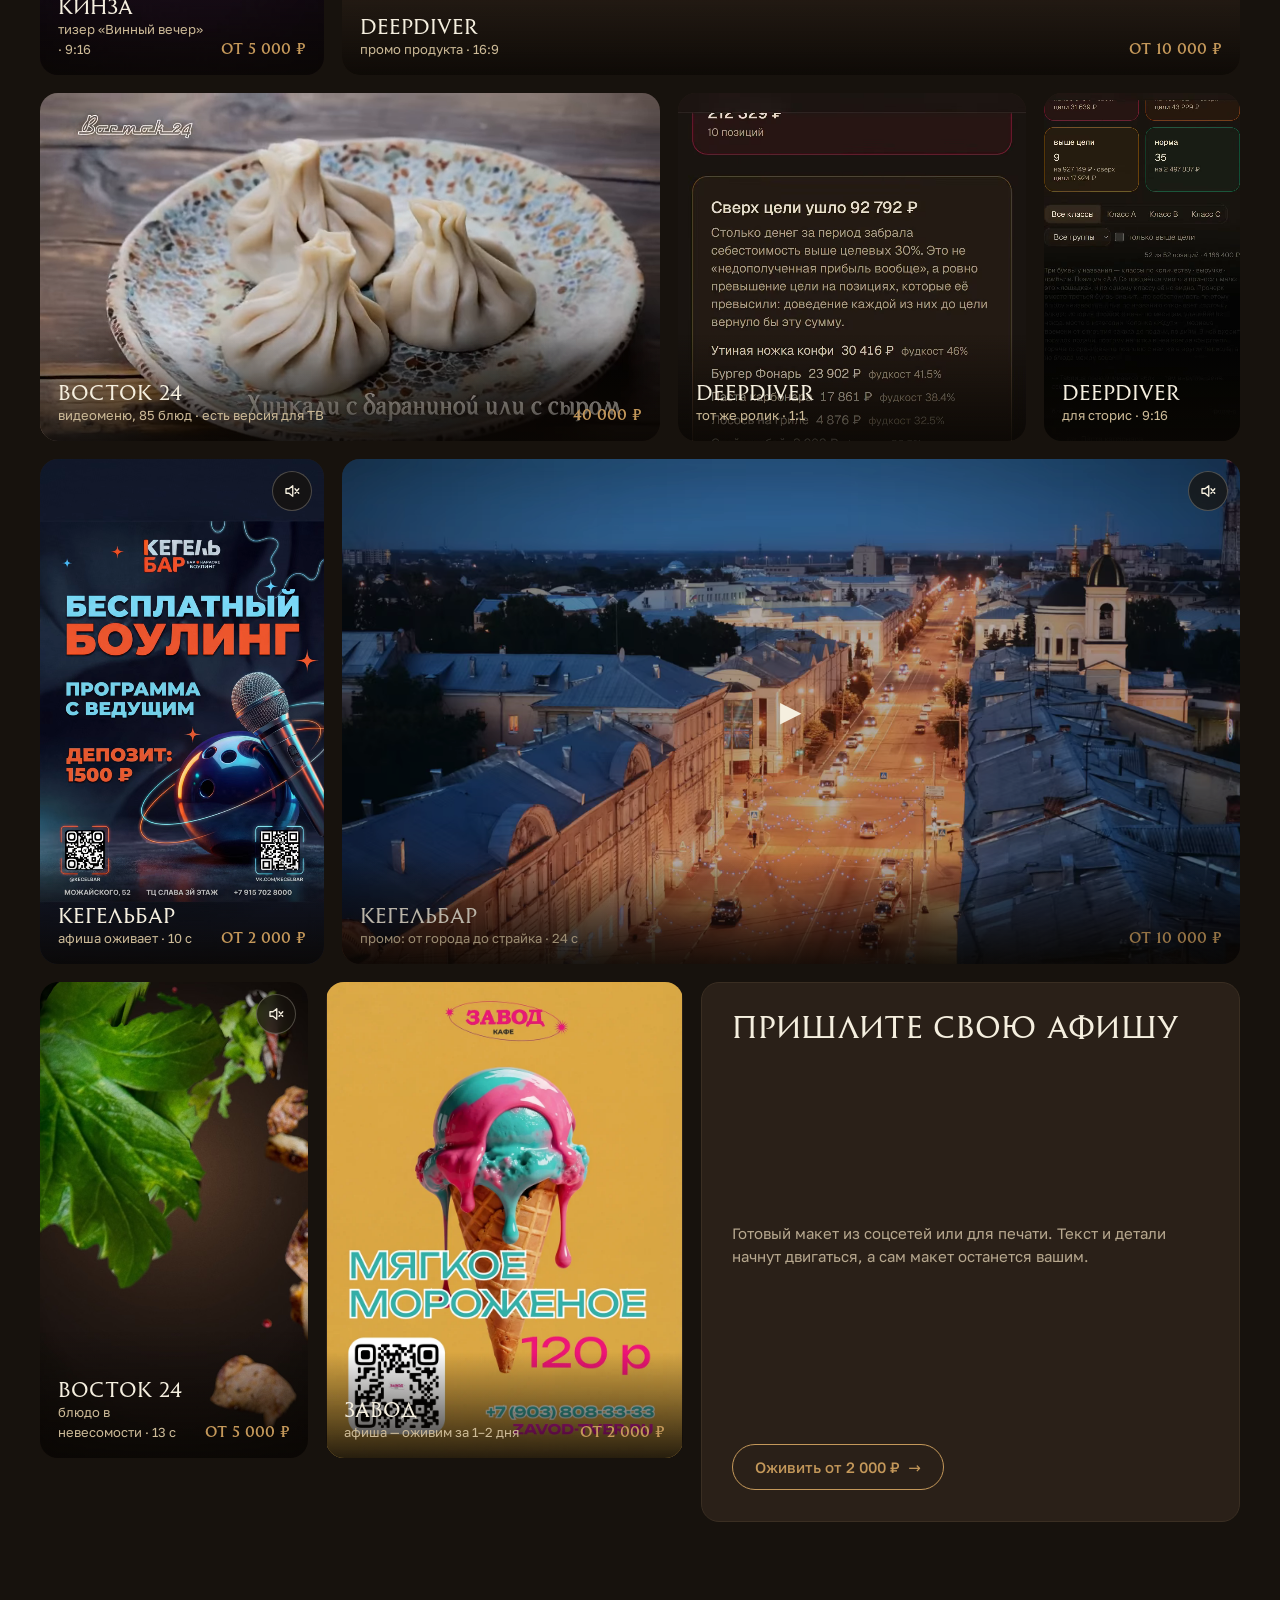
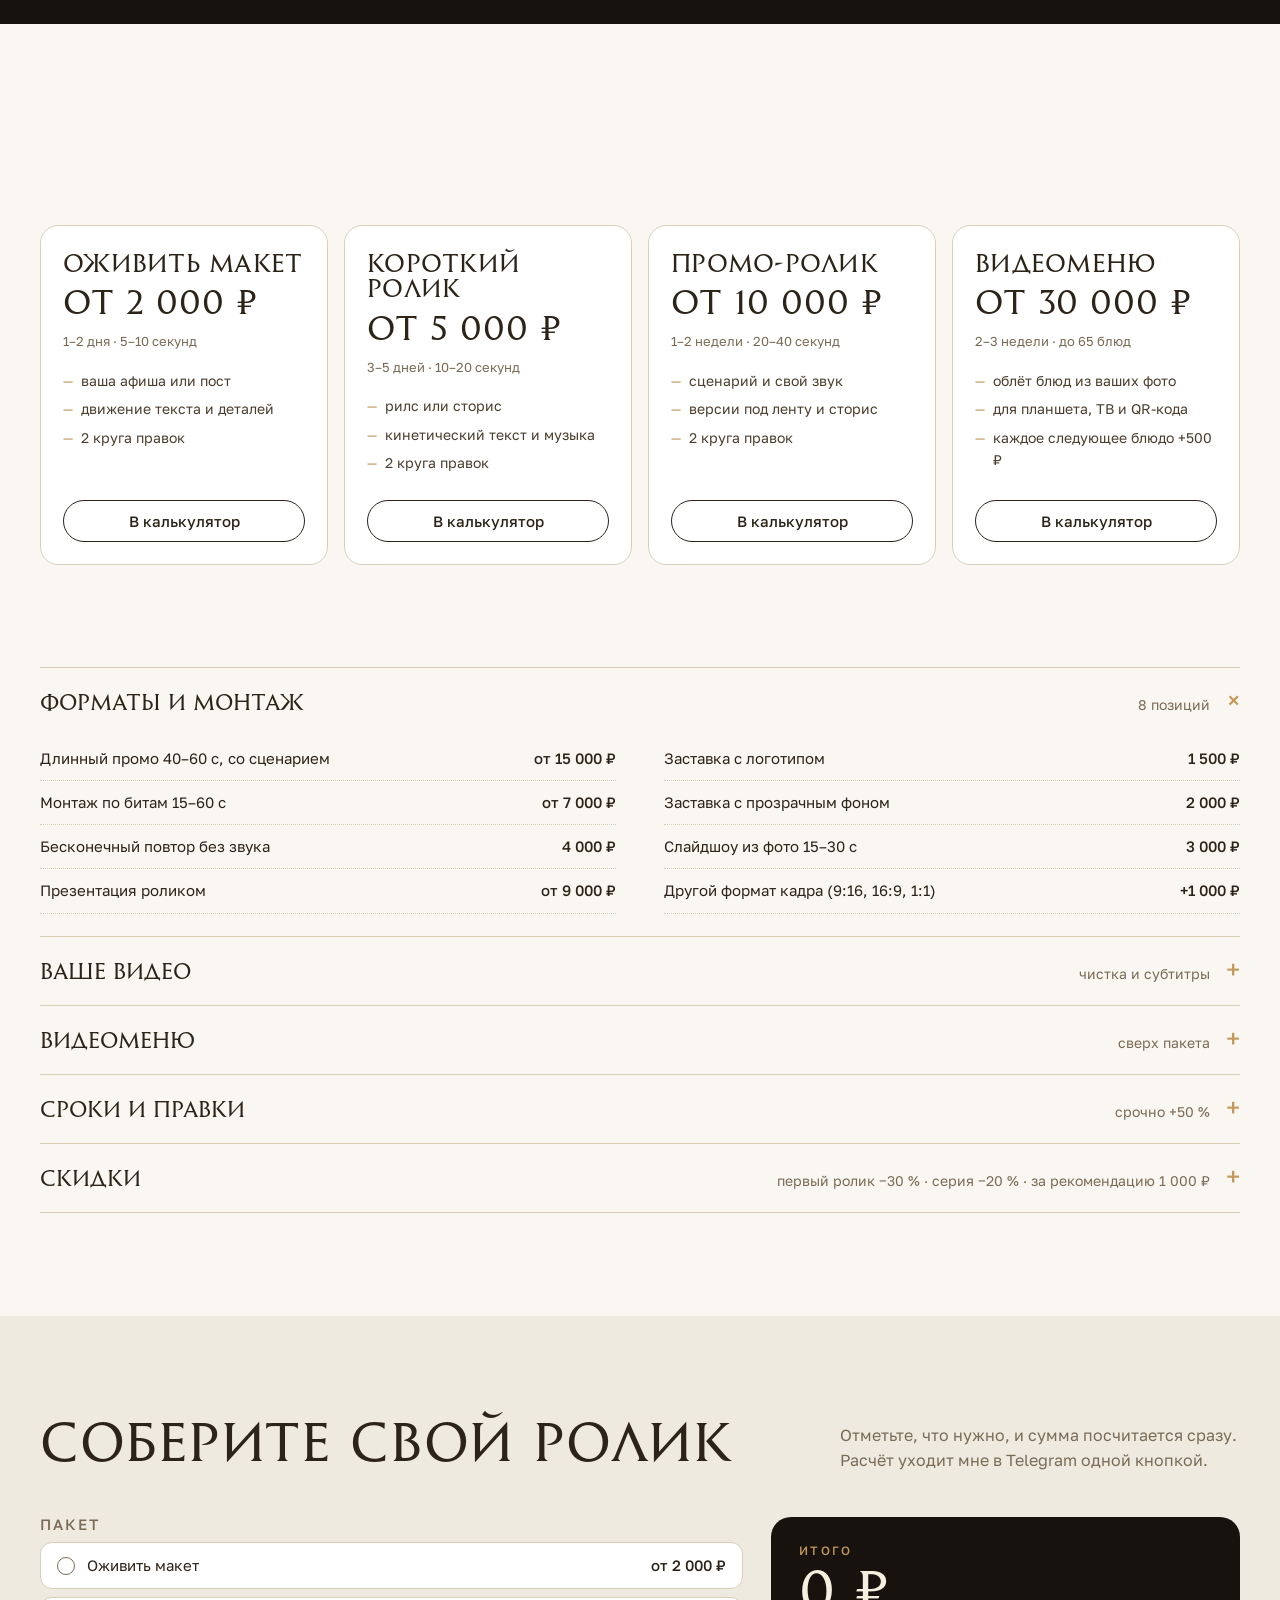
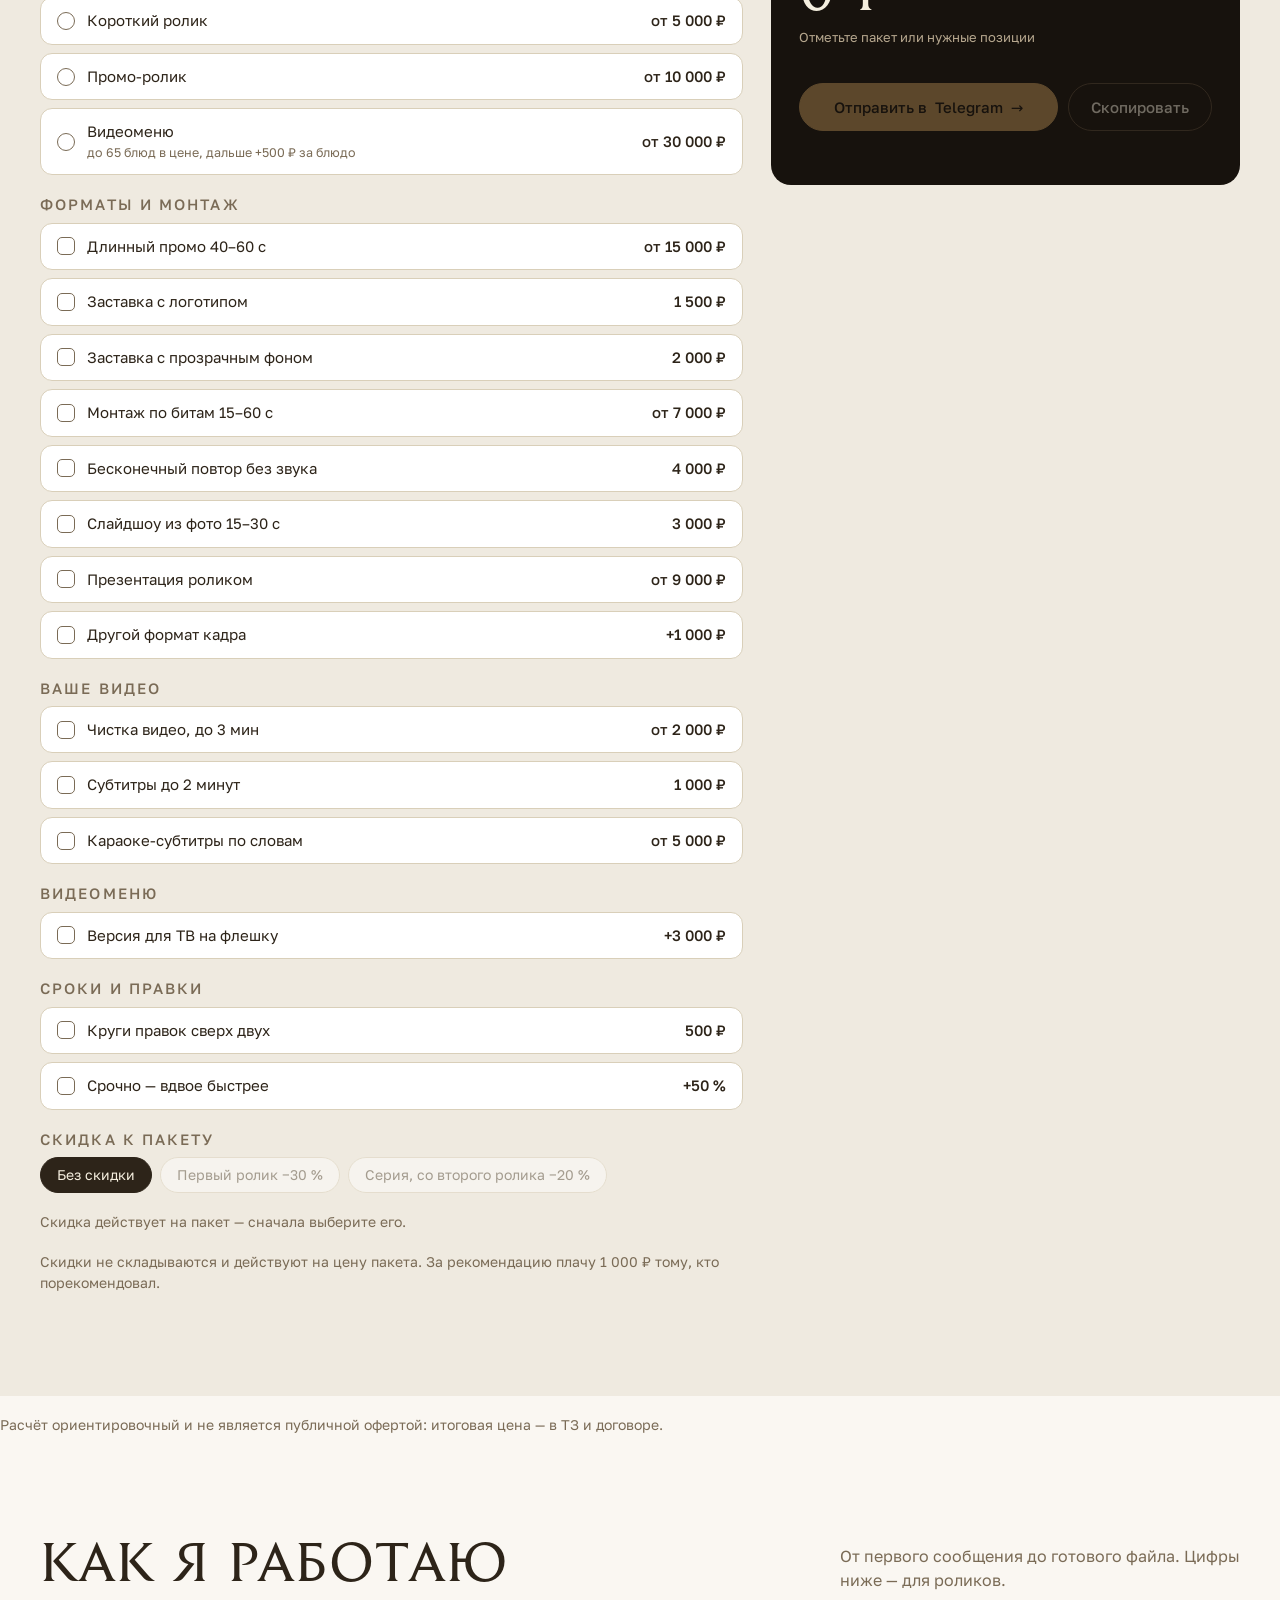
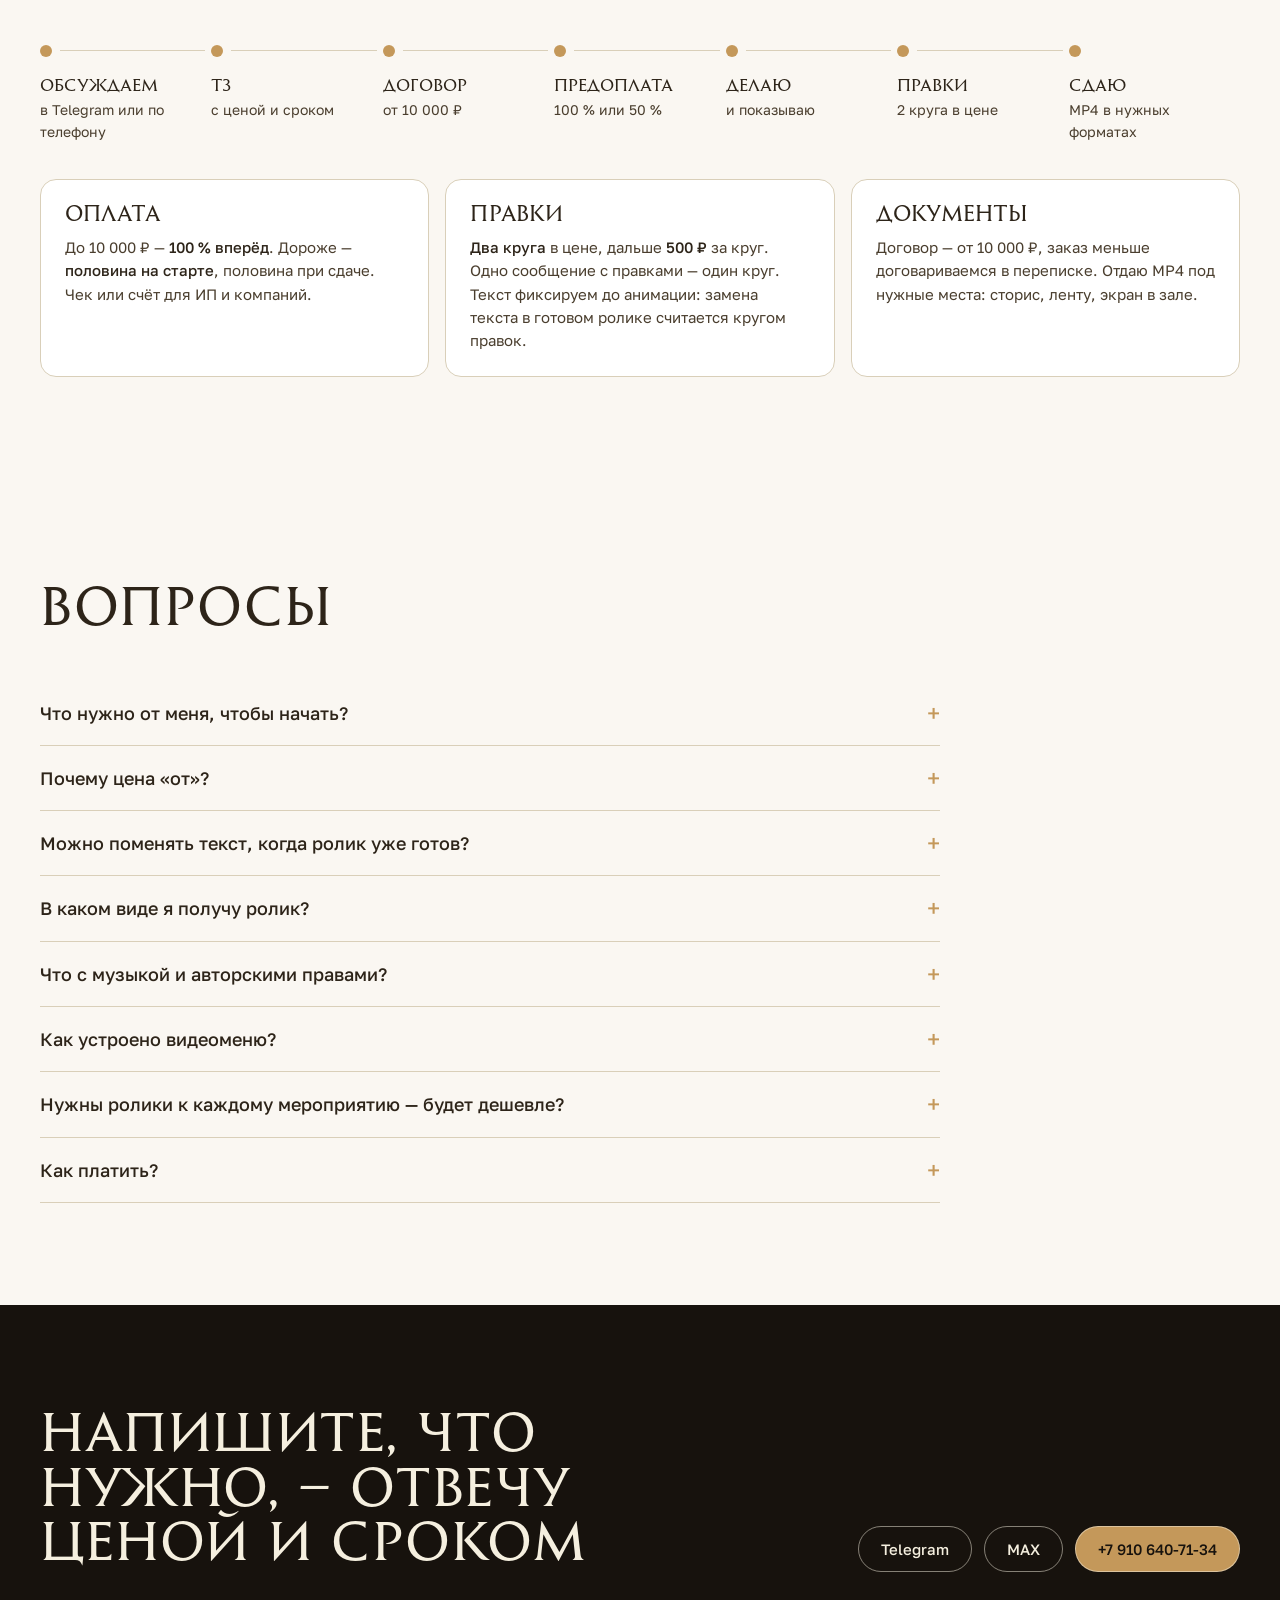
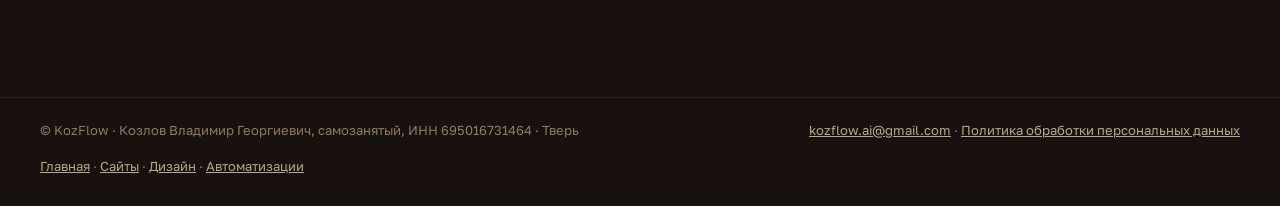
<file: moushen.html>
<!doctype html>
<html lang="ru" class="no-js">
<head>
<meta charset="utf-8">
<meta name="viewport" content="width=device-width,initial-scale=1,viewport-fit=cover">
<title>Моушен и ролики для заведений — KozFlow, Тверь</title>
<meta name="description" content="Оживлённые афиши от 2 000 ₽, рилсы от 5 000 ₽, промо-ролики от 10 000 ₽, видеоменю от 30 000 ₽. Калькулятор стоимости, расчёт сразу в Telegram.">
<meta name="theme-color" content="#FAF7F2">
<meta property="og:type" content="website">
<meta property="og:title" content="Моушен — KozFlow">
<meta property="og:description" content="Афиши, рилсы, промо-ролики и видеоменю для заведений. Цены и калькулятор.">
<meta property="og:image" content="https://kozflow.ru/assets/moushen/kinza-720.webp">
<meta property="og:locale" content="ru_RU">
<meta property="og:url" content="https://kozflow.ru/moushen">
<link rel="canonical" href="https://kozflow.ru/moushen">
<link rel="icon" href="assets/logo.webp">
<link rel="stylesheet" href="css/price.css?v=2">
<script type="application/ld+json">
{
  "@context": "https://schema.org",
  "@graph": [
    {
      "@type": "Service",
      "@id": "https://kozflow.ru/moushen#service",
      "name": "Моушен-дизайн и ролики",
      "serviceType": "Видеопроизводство и моушен-дизайн",
      "description": "Афиши, рилсы, промо-ролики и видеоменю для заведений. Цены и калькулятор.",
      "url": "https://kozflow.ru/moushen",
      "provider": {
        "@id": "https://kozflow.ru/#business"
      },
      "areaServed": [
        {
          "@type": "City",
          "name": "Тверь"
        },
        {
          "@type": "Country",
          "name": "Россия"
        }
      ],
      "offers": [
        {
          "@type": "Offer",
          "name": "Оживить макет",
          "url": "https://kozflow.ru/moushen#packs",
          "priceSpecification": {
            "@type": "PriceSpecification",
            "minPrice": 2000,
            "priceCurrency": "RUB"
          }
        },
        {
          "@type": "Offer",
          "name": "Короткий ролик",
          "url": "https://kozflow.ru/moushen#packs",
          "priceSpecification": {
            "@type": "PriceSpecification",
            "minPrice": 5000,
            "priceCurrency": "RUB"
          }
        },
        {
          "@type": "Offer",
          "name": "Промо-ролик",
          "url": "https://kozflow.ru/moushen#packs",
          "priceSpecification": {
            "@type": "PriceSpecification",
            "minPrice": 10000,
            "priceCurrency": "RUB"
          }
        },
        {
          "@type": "Offer",
          "name": "Видеоменю",
          "url": "https://kozflow.ru/moushen#packs",
          "priceSpecification": {
            "@type": "PriceSpecification",
            "minPrice": 30000,
            "priceCurrency": "RUB"
          }
        }
      ]
    },
    {
      "@type": "FAQPage",
      "@id": "https://kozflow.ru/moushen#faq",
      "mainEntity": [
        {
          "@type": "Question",
          "name": "Что нужно от меня, чтобы начать?",
          "acceptedAnswer": {
            "@type": "Answer",
            "text": "Афиша, логотип, фото или просто идея. Я задам пару вопросов, пришлю ТЗ с ценой и сроком, вы подтверждаете — начинаю."
          }
        },
        {
          "@type": "Question",
          "name": "Почему цена «от»?",
          "acceptedAnswer": {
            "@type": "Answer",
            "text": "В пакете базовый объём. Если нужно больше секунд, сложная сцена или своя графика, точную сумму называю в ТЗ до начала работы. Потом она не меняется."
          }
        },
        {
          "@type": "Question",
          "name": "Можно поменять текст, когда ролик уже готов?",
          "acceptedAnswer": {
            "@type": "Answer",
            "text": "Можно, но это круг правок. Поэтому текст фиксируем до анимации: в движении каждая буква привязана к ритму, и замена слова тянет за собой всю сцену."
          }
        },
        {
          "@type": "Question",
          "name": "В каком виде я получу ролик?",
          "acceptedAnswer": {
            "@type": "Answer",
            "text": "MP4 под нужное место: сторис 9:16, лента 1:1, экран в зале 16:9. Основной формат входит в пакет, каждый следующий +1 000 ₽."
          }
        },
        {
          "@type": "Question",
          "name": "Что с музыкой и авторскими правами?",
          "acceptedAnswer": {
            "@type": "Answer",
            "text": "В промо-ролике звук собираю под ролик. В остальных беру музыку с лицензией, которая разрешает коммерческое использование, так что ролик можно спокойно крутить в рекламе."
          }
        },
        {
          "@type": "Question",
          "name": "Как устроено видеоменю?",
          "acceptedAnswer": {
            "@type": "Answer",
            "text": "Беру фото ваших блюд и превращаю их в короткие ролики, где блюдо поворачивается. Меню показывается на планшете, на ТВ в зале или по QR-коду с телефона гостя. Видеоменю Востока 24 — 85 блюд, 40 000 ₽."
          }
        },
        {
          "@type": "Question",
          "name": "Нужны ролики к каждому мероприятию — будет дешевле?",
          "acceptedAnswer": {
            "@type": "Answer",
            "text": "Да: серия в одном оформлении со второго ролика дешевле на 20 %. Первый ролик для нового клиента — минус 30 %, один раз. Скидки не складываются."
          }
        },
        {
          "@type": "Question",
          "name": "Как платить?",
          "acceptedAnswer": {
            "@type": "Answer",
            "text": "До 10 000 ₽ — всё сразу, дороже — половина на старте и половина при сдаче. Договор заключаем от 10 000 ₽. Работаю с чеком, для ИП и компаний выставляю счёт."
          }
        }
      ]
    }
  ]
}
</script>
</head>
<body>

<header class="pg-top" style="--pc:#4F7896"><div class="wrap">
  <a class="pg-logo" href="/" aria-label="KozFlow — на главную"><img src="assets/mark.svg" alt="" width="38" height="21"><span>KozFlow</span></a>
  <nav class="pg-tabs" aria-label="Услуги">
    <a href="/sayty" style="--c:#3A4A3D;--cd:#3A4A3D">Сайты</a><a href="/dizayn" style="--c:#C26B4A;--cd:#A9563A">Дизайн</a><a href="/moushen" style="--c:#4F7896;--cd:#3F6582" aria-current="page"><svg class="ic" viewBox="0 0 24 24" aria-hidden="true"><circle cx="12" cy="12" r="8.5"/><path d="M10.2 8.8v6.4l5.3-3.2z"/></svg>Моушен</a><a href="/avtomatizacii" style="--c:#B0844A;--cd:#8C6532">Автоматизации</a><i class="pg-ind" aria-hidden="true"></i>
  </nav>
  <button class="pg-cur" type="button" aria-haspopup="dialog" aria-expanded="false" aria-controls="pg-menu" style="--c:#4F7896"><i></i>Моушен<svg class="dn" viewBox="0 0 24 24" aria-hidden="true"><path d="m7 10 5 5 5-5"/></svg></button>
  <a class="btn fill pg-write" href="https://t.me/kozflow" target="_blank" rel="noopener">Написать <span class="ar">→</span></a>
  <a class="pg-tg" href="https://t.me/kozflow" target="_blank" rel="noopener" aria-label="Написать в Telegram"><svg class="" viewBox="0 0 24 24" aria-hidden="true"><path d="M21 4 3 11.2l6.3 2.2L11.5 20l3.4-4.3 4.3 3.1z"/><path d="m21 4-11.7 9.4"/></svg></a>
</div><i class="pg-prog" aria-hidden="true"></i></header>
<dialog class="pg-menu" id="pg-menu" aria-label="Услуги">
  <div class="pg-sheet">
    <span class="pg-grab" aria-hidden="true"></span>
    <p class="eyebrow">Услуги</p>
    <nav aria-label="Услуги">
      <a href="/sayty" style="--c:#3A4A3D"><span class="ic"><svg class="" viewBox="0 0 24 24" aria-hidden="true"><rect x="3" y="4.5" width="18" height="15" rx="2.5"/><path d="M3 9h18M6.5 6.8h.01M9.3 6.8h.01"/></svg></span><span class="nm"><b>Сайты</b><span class="fr" data-from="от 25 000 ₽"></span></span><span class="go" aria-hidden="true"></span></a>
      <a href="/dizayn" style="--c:#C26B4A"><span class="ic"><svg class="" viewBox="0 0 24 24" aria-hidden="true"><path d="M12 3.5 18.5 10 12 20.5 5.5 10z"/><circle cx="12" cy="11" r="1.7"/><path d="M12 3.5v5.8"/></svg></span><span class="nm"><b>Дизайн</b><span class="fr" data-from="от 1 200 ₽"></span></span><span class="go" aria-hidden="true"></span></a>
      <a href="/moushen" style="--c:#4F7896" aria-current="page"><span class="ic"><svg class="" viewBox="0 0 24 24" aria-hidden="true"><circle cx="12" cy="12" r="8.5"/><path d="M10.2 8.8v6.4l5.3-3.2z"/></svg></span><span class="nm"><b>Моушен</b><span class="fr" data-from="от 2 000 ₽"></span></span><span class="go" aria-hidden="true"></span></a>
      <a href="/avtomatizacii" style="--c:#B0844A"><span class="ic"><svg class="" viewBox="0 0 24 24" aria-hidden="true"><path d="M4 7a3 3 0 0 1 3-3h10a3 3 0 0 1 3 3v6a3 3 0 0 1-3 3h-6.5L6 20v-4H7a3 3 0 0 1-3-3z"/><path d="M9 10h.01M12 10h.01M15 10h.01"/></svg></span><span class="nm"><b>Автоматизации</b><span class="fr" data-from="от 10 000 ₽"></span></span><span class="go" aria-hidden="true"></span></a>
    </nav>
    <div class="pg-sheet-foot"><a href="/">← На главную</a><form method="dialog"><button type="submit">Закрыть</button></form></div>
  </div>
</dialog>

<main>
<section class="pg-hero"><div class="wrap">
  <div>
    <div class="eyebrow rv">Моушен · Тверь</div>
    <h1 class="rv">Ролики, <em>которые</em> двигаются как надо</h1>
    <p class="pg-lead rv">Оживляю афиши, делаю рилсы, промо-ролики и видеоменю для заведений — под сторис, ленту и экран в зале.</p>
    <dl class="pass rv">
      <div><dt>Делаю</dt><dd>Оживлённые афиши · рилсы · промо · видеоменю</dd></div>
      <div><dt>Срок</dt><dd>от 1–2 дней</dd></div>
      <div><dt>Цена</dt><dd><b>от 2 000 ₽</b></dd></div>
    </dl>
    <div class="pg-cta rv"><a class="btn fill" href="#calc">Посчитать стоимость <span class="ar">→</span></a><a class="btn" href="#works">Смотреть работы</a></div>
  </div>
  <div class="stage rv">
    <figure class="wide" style="--a:16/9"><div class="clip">
      <video data-play autoplay muted loop playsinline preload="auto" poster="assets/moushen/dish.webp" aria-label="Видеоменю Востока 24: вращается блюдо">
        <source src="assets/moushen/dish.mp4" type="video/mp4"><source src="assets/moushen/dish.webm" type="video/webm">
      </video></div><figcaption>Видеоменю · Восток 24</figcaption></figure>
    <figure class="tall" style="--a:9/16"><div class="clip">
      <video data-play data-sound autoplay muted loop playsinline preload="auto" poster="assets/moushen/kinza-720.webp" aria-label="Тизер Кинзы «Винный вечер»">
        <source src="assets/moushen/kinza-720.mp4" type="video/mp4"><source src="assets/moushen/kinza-720.webm" type="video/webm">
      </video></div><figcaption>Тизер · Кинза</figcaption></figure>
  </div>
</div></section>

<section class="pg-sec pg-works dark" id="works"><div class="wrap">
  <div class="sec-h"><h2 class="rv">Работы, которые уже крутятся</h2><p class="rv">Всё играет прямо на странице. В подписи — пакет и цена: у реального заказа — сколько он стоил, у остальных — от скольки стоит такой ролик.</p></div>
  <div class="rows">
    <div class="row">
      <figure class="w v rv" style="--a:9/16">
        <video data-play data-sound muted loop playsinline preload="none" poster="assets/moushen/kinza-720.webp"><source src="assets/moushen/kinza-720.mp4" type="video/mp4"><source src="assets/moushen/kinza-720.webm" type="video/webm"></video>
        <figcaption><span><b>Кинза</b>тизер «Винный вечер» · 9:16</span><span class="pr">от 5 000 ₽</span></figcaption></figure>
      <figure class="w rv" style="--a:16/9">
        <video data-play data-sound muted loop playsinline preload="none" poster="assets/moushen/dd-promo-16x9.webp"><source src="assets/moushen/dd-promo-16x9.mp4" type="video/mp4"><source src="assets/moushen/dd-promo-16x9.webm" type="video/webm"></video>
        <figcaption><span><b>DeepDiver</b>промо продукта · 16:9</span><span class="pr">от 10 000 ₽</span></figcaption></figure>
    </div>
    <div class="row">
      <figure class="w rv" style="--a:16/9">
        <video data-play muted loop playsinline preload="none" poster="assets/moushen/dish.webp"><source src="assets/moushen/dish.mp4" type="video/mp4"><source src="assets/moushen/dish.webm" type="video/webm"></video>
        <figcaption><span><b>Восток 24</b>видеоменю, 85 блюд · есть версия для ТВ</span><span class="pr">40 000 ₽</span></figcaption></figure>
      <figure class="w rv" style="--a:1/1">
        <video data-play muted loop playsinline preload="none" poster="assets/moushen/dd-main-1x1-loop.webp"><source src="assets/moushen/dd-main-1x1-loop.mp4" type="video/mp4"><source src="assets/moushen/dd-main-1x1-loop.webm" type="video/webm"></video>
        <figcaption><span><b>DeepDiver</b>тот же ролик · 1:1</span></figcaption></figure>
      <figure class="w v rv" style="--a:9/16">
        <video data-play muted loop playsinline preload="none" poster="assets/moushen/dd-main-9x16-loop.webp"><source src="assets/moushen/dd-main-9x16-loop.mp4" type="video/mp4"><source src="assets/moushen/dd-main-9x16-loop.webm" type="video/webm"></video>
        <figcaption><span><b>DeepDiver</b>для сторис · 9:16</span></figcaption></figure>
    </div>
    <div class="row">
      <figure class="w v rv" style="--a:9/16">
        <video data-play data-sound muted loop playsinline preload="none" poster="assets/moushen/reel-afisha.webp"><source src="assets/moushen/reel-afisha.mp4" type="video/mp4"><source src="assets/moushen/reel-afisha.webm" type="video/webm"></video>
        <figcaption><span><b>Кегельбар</b>афиша оживает · 10 с</span><span class="pr">от 2 000 ₽</span></figcaption></figure>
      <figure class="w rv" style="--a:16/9">
        <video data-play data-sound muted loop playsinline preload="none" poster="assets/moushen/reel-zoom.webp"><source src="assets/moushen/reel-zoom.mp4" type="video/mp4"><source src="assets/moushen/reel-zoom.webm" type="video/webm"></video>
        <figcaption><span><b>Кегельбар</b>промо: от города до страйка · 24 с</span><span class="pr">от 10 000 ₽</span></figcaption></figure>
    </div>
    <div class="row">
      <figure class="w v rv" style="--a:9/16">
        <video data-play data-sound muted loop playsinline preload="none" poster="assets/moushen/reel-dish.webp"><source src="assets/moushen/reel-dish.mp4" type="video/mp4"><source src="assets/moushen/reel-dish.webm" type="video/webm"></video>
        <figcaption><span><b>Восток 24</b>блюдо в невесомости · 13 с</span><span class="pr">от 5 000 ₽</span></figcaption></figure>
      <figure class="w v rv" style="--a:3/4"><img src="assets/services/w12.webp" alt="Афиша Завода «Мягкое мороженое»" loading="lazy">
        <figcaption><span><b>Завод</b>афиша — оживим за 1–2 дня</span><span class="pr">от 2 000 ₽</span></figcaption></figure>
      <div class="w txt rv" style="--a:1/1">
        <h3>Пришлите свою афишу</h3>
        <p>Готовый макет из соцсетей или для печати. Текст и детали начнут двигаться, а сам макет останется вашим.</p>
        <a class="btn" href="#calc" data-pick="alive">Оживить от 2 000 ₽ <span class="ar">→</span></a>
      </div>
    </div>
  </div>
</div></section>

<section class="pg-sec pg-packs" id="packs"><div class="wrap">
  <div class="sec-h"><h2 class="rv">Четыре пакета</h2><p class="rv">Цена за готовый файл: делаю, показываю, правлю, отдаю. Сумма из ТЗ потом не растёт.</p></div>
  <div class="cards">
    <div class="card rv"><h3>Оживить макет</h3><div class="price">от 2 000 ₽</div><div class="meta">1–2 дня · 5–10 секунд</div>
      <ul><li>ваша афиша или пост</li><li>движение текста и деталей</li><li>2 круга правок</li></ul>
      <a class="btn" href="#calc" data-pick="alive">В калькулятор</a></div>
    <div class="card rv"><h3>Короткий ролик</h3><div class="price">от 5 000 ₽</div><div class="meta">3–5 дней · 10–20 секунд</div>
      <ul><li>рилс или сторис</li><li>кинетический текст и музыка</li><li>2 круга правок</li></ul>
      <a class="btn" href="#calc" data-pick="short">В калькулятор</a></div>
    <div class="card rv"><h3>Промо-ролик</h3><div class="price">от 10 000 ₽</div><div class="meta">1–2 недели · 20–40 секунд</div>
      <ul><li>сценарий и свой звук</li><li>версии под ленту и сторис</li><li>2 круга правок</li></ul>
      <a class="btn" href="#calc" data-pick="promo">В калькулятор</a></div>
    <div class="card rv"><h3>Видеоменю</h3><div class="price">от 30 000 ₽</div><div class="meta">2–3 недели · до 65 блюд</div>
      <ul><li>облёт блюд из ваших фото</li><li>для планшета, ТВ и QR-кода</li><li>каждое следующее блюдо +500 ₽</li></ul>
      <a class="btn" href="#calc" data-pick="menu">В калькулятор</a></div>
  </div>
</div></section>

<section class="pg-sec pg-extras" id="extras"><div class="wrap">
  <div class="acc rv">
    <details open><summary><span class="t">Форматы и монтаж</span><small>8 позиций</small></summary>
      <div class="lines">
        <div>Длинный промо 40–60 с, со сценарием<b>от 15 000 ₽</b></div>
        <div>Заставка с логотипом<b>1 500 ₽</b></div>
        <div>Монтаж по битам 15–60 с<b>от 7 000 ₽</b></div>
        <div>Заставка с прозрачным фоном<b>2 000 ₽</b></div>
        <div>Бесконечный повтор без звука<b>4 000 ₽</b></div>
        <div>Слайдшоу из фото 15–30 с<b>3 000 ₽</b></div>
        <div>Презентация роликом<b>от 9 000 ₽</b></div>
        <div>Другой формат кадра (9:16, 16:9, 1:1)<b>+1 000 ₽</b></div>
      </div>
    </details>
    <details><summary><span class="t">Ваше видео</span><small>чистка и субтитры</small></summary>
      <div class="lines">
        <div>Чистка вашего видео, до 3 мин исходника<b>от 2 000 ₽</b></div>
        <div>Субтитры до 2 минут<b>1 000 ₽</b></div>
        <div>Караоке-субтитры по словам<b>от 5 000 ₽</b></div>
      </div>
    </details>
    <details><summary><span class="t">Видеоменю</span><small>сверх пакета</small></summary>
      <div class="lines">
        <div>Блюдо сверх 65<b>+500 ₽</b></div>
        <div>Версия для ТВ на флешку, плавный круг<b>+3 000 ₽</b></div>
      </div>
    </details>
    <details><summary><span class="t">Сроки и правки</span><small>срочно +50 %</small></summary>
      <div class="lines">
        <div>Срочно — срок вдвое короче<b>+50 %</b></div>
        <div>Круг правок сверх двух<b>500 ₽</b></div>
      </div>
    </details>
    <details><summary><span class="t">Скидки</span><small>первый ролик −30 % · серия −20 % · за рекомендацию 1 000 ₽</small></summary>
      <div class="lines">
        <div>Первый ролик, один раз<b>−30 %</b></div>
        <div>Серия в одном оформлении, со второго ролика<b>−20 %</b></div>
        <div>За рекомендацию — тому, кто порекомендовал<b>1 000 ₽</b></div>
      </div>
      <p class="pg-note">Скидки не складываются: действует одна, на цену пакета. «Срочно» считается после скидки.</p>
    </details>
  </div>
</div></section>

<section class="pg-sec pg-calc" id="calc"><div class="wrap">
  <div class="sec-h"><h2 class="rv">Соберите свой ролик</h2><p class="rv">Отметьте, что нужно, и сумма посчитается сразу. Расчёт уходит мне в Telegram одной кнопкой.</p></div>
  <div class="calc">
    <div class="calc-opts"></div>
    <aside class="total" aria-label="Итог расчёта"></aside>
  </div>
<script type="application/json" id="calc-config">
{
  "title": "Моушен",
  "packTitle": "Пакет",
  "items": [
    { "id": "alive", "name": "Оживить макет", "price": 2000, "from": true, "kind": "package", "term": "1–2 дня" },
    { "id": "short", "name": "Короткий ролик", "price": 5000, "from": true, "kind": "package", "term": "3–5 дней" },
    { "id": "promo", "name": "Промо-ролик", "price": 10000, "from": true, "kind": "package", "term": "1–2 недели" },
    { "id": "menu", "name": "Видеоменю", "price": 30000, "from": true, "kind": "perUnit", "unit": ["блюдо", "блюда", "блюд"], "included": 65, "unitPrice": 500, "term": "2–3 недели", "note": "до 65 блюд в цене, дальше +500 ₽ за блюдо" },
    { "id": "longpromo", "group": "Форматы и монтаж", "name": "Длинный промо 40–60 с", "price": 15000, "from": true, "kind": "extra" },
    { "id": "intro", "group": "Форматы и монтаж", "name": "Заставка с логотипом", "price": 1500, "kind": "extra" },
    { "id": "introalpha", "group": "Форматы и монтаж", "name": "Заставка с прозрачным фоном", "price": 2000, "kind": "extra" },
    { "id": "beats", "group": "Форматы и монтаж", "name": "Монтаж по битам 15–60 с", "price": 7000, "from": true, "kind": "extra" },
    { "id": "loop", "group": "Форматы и монтаж", "name": "Бесконечный повтор без звука", "price": 4000, "kind": "extra" },
    { "id": "slides", "group": "Форматы и монтаж", "name": "Слайдшоу из фото 15–30 с", "price": 3000, "kind": "extra" },
    { "id": "pres", "group": "Форматы и монтаж", "name": "Презентация роликом", "price": 9000, "from": true, "kind": "extra" },
    { "id": "format", "group": "Форматы и монтаж", "name": "Другой формат кадра", "price": 1000, "plus": true, "counter": true, "unit": "шт", "kind": "extra" },
    { "id": "clean", "group": "Ваше видео", "name": "Чистка видео, до 3 мин", "price": 2000, "from": true, "kind": "extra" },
    { "id": "subs", "group": "Ваше видео", "name": "Субтитры до 2 минут", "price": 1000, "kind": "extra" },
    { "id": "karaoke", "group": "Ваше видео", "name": "Караоке-субтитры по словам", "price": 5000, "from": true, "kind": "extra" },
    { "id": "tv", "group": "Видеоменю", "name": "Версия для ТВ на флешку", "price": 3000, "plus": true, "kind": "extra" },
    { "id": "rounds", "group": "Сроки и правки", "name": "Круги правок сверх двух", "price": 500, "counter": true, "unit": "шт", "kind": "extra" },
    { "id": "urgent", "group": "Сроки и правки", "name": "Срочно — вдвое быстрее", "price": 50, "kind": "percent" }
  ],
  "discounts": [
    { "id": "first", "name": "Первый ролик", "pct": 30 },
    { "id": "series", "name": "Серия, со второго ролика", "pct": 20 }
  ],
  "discountNote": "Скидки не складываются и действуют на цену пакета. За рекомендацию плачу 1 000 ₽ тому, кто порекомендовал.",
  "prepay": { "mode": "threshold", "threshold": 10000 }
}
</script>
</div></section>

<section class="pg-sec pg-how" id="how"><div class="wrap">
  <div class="sec-h"><h2 class="rv">Как я работаю</h2><p class="rv">От первого сообщения до готового файла. Цифры ниже — для роликов.</p></div>
  <ol class="steps rv" style="padding:0;list-style:none">
    <li><b>Обсуждаем</b>в Telegram или по телефону</li>
    <li><b>ТЗ</b>с ценой и сроком</li>
    <li><b>Договор</b>от 10 000 ₽</li>
    <li><b>Предоплата</b>100 % или 50 %</li>
    <li><b>Делаю</b>и показываю</li>
    <li><b>Правки</b>2 круга в цене</li>
    <li><b>Сдаю</b>MP4 в нужных форматах</li>
  </ol>
  <div class="trio">
    <div class="rv"><h3>Оплата</h3>До 10 000 ₽ — <b>100 % вперёд</b>. Дороже — <b>половина на старте</b>, половина при сдаче. Чек или счёт для ИП и компаний.</div>
    <div class="rv"><h3>Правки</h3><b>Два круга</b> в цене, дальше <b>500 ₽</b> за круг. Одно сообщение с правками — один круг. Текст фиксируем до анимации: замена текста в готовом ролике считается кругом правок.</div>
    <div class="rv"><h3>Документы</h3>Договор — от 10 000 ₽, заказ меньше договариваемся в переписке. Отдаю MP4 под нужные места: сторис, ленту, экран в зале.</div>
  </div>
</div></section>

<section class="pg-sec pg-faq" id="faq"><div class="wrap">
  <div class="sec-h"><h2 class="rv">Вопросы</h2></div>
  <div class="faq rv">
    <details><summary>Что нужно от меня, чтобы начать?</summary><p>Афиша, логотип, фото или просто идея. Я задам пару вопросов, пришлю ТЗ с ценой и сроком, вы подтверждаете — начинаю.</p></details>
    <details><summary>Почему цена «от»?</summary><p>В пакете базовый объём. Если нужно больше секунд, сложная сцена или своя графика, точную сумму называю в ТЗ до начала работы. Потом она не меняется.</p></details>
    <details><summary>Можно поменять текст, когда ролик уже готов?</summary><p>Можно, но это круг правок. Поэтому текст фиксируем до анимации: в движении каждая буква привязана к ритму, и замена слова тянет за собой всю сцену.</p></details>
    <details><summary>В каком виде я получу ролик?</summary><p>MP4 под нужное место: сторис 9:16, лента 1:1, экран в зале 16:9. Основной формат входит в пакет, каждый следующий +1 000 ₽.</p></details>
    <details><summary>Что с музыкой и авторскими правами?</summary><p>В промо-ролике звук собираю под ролик. В остальных беру музыку с лицензией, которая разрешает коммерческое использование, так что ролик можно спокойно крутить в рекламе.</p></details>
    <details><summary>Как устроено видеоменю?</summary><p>Беру фото ваших блюд и превращаю их в короткие ролики, где блюдо поворачивается. Меню показывается на планшете, на ТВ в зале или по QR-коду с телефона гостя. Видеоменю Востока 24 — 85 блюд, 40 000 ₽.</p></details>
    <details><summary>Нужны ролики к каждому мероприятию — будет дешевле?</summary><p>Да: серия в одном оформлении со второго ролика дешевле на 20 %. Первый ролик для нового клиента — минус 30 %, один раз. Скидки не складываются.</p></details>
    <details><summary>Как платить?</summary><p>До 10 000 ₽ — всё сразу, дороже — половина на старте и половина при сдаче. Договор заключаем от 10 000 ₽. Работаю с чеком, для ИП и компаний выставляю счёт.</p></details>
  </div>
</div></section>

<section class="pg-sec pg-contact dark" id="contact"><div class="wrap">
  <h2 class="rv">Напишите, что нужно, — отвечу ценой и сроком</h2>
  <div class="acts rv">
    <a class="btn" href="https://t.me/kozflow" target="_blank" rel="noopener">Telegram</a>
    <a class="btn" href="https://max.ru/u/f9LHodD0cOJoJGpSL33th8fRBsgIyN5HT7tEYYQwDxlcfIcouNZKYDbA02k" target="_blank" rel="noopener">MAX</a>
    <a class="btn gold" href="tel:+79106407134">+7 910 640-71-34</a>
  </div>
</div></section>
</main>

<footer class="pg-foot"><div class="wrap">
  <span>© KozFlow · Козлов Владимир Георгиевич, самозанятый, ИНН 695016731464 · Тверь</span>
  <span><a href="mailto:kozflow.ai@gmail.com">kozflow.ai@gmail.com</a> · <a href="/politika">Политика обработки персональных данных</a></span>
  <span><a href="/">Главная</a> · <a href="/sayty">Сайты</a> · <a href="/dizayn">Дизайн</a> · <a href="/avtomatizacii">Автоматизации</a></span>
</div></footer>

<script type="module" src="js/price.js"></script>
<script src="js/pg-top.js?v=1" defer></script>
</body>
</html>
</file>
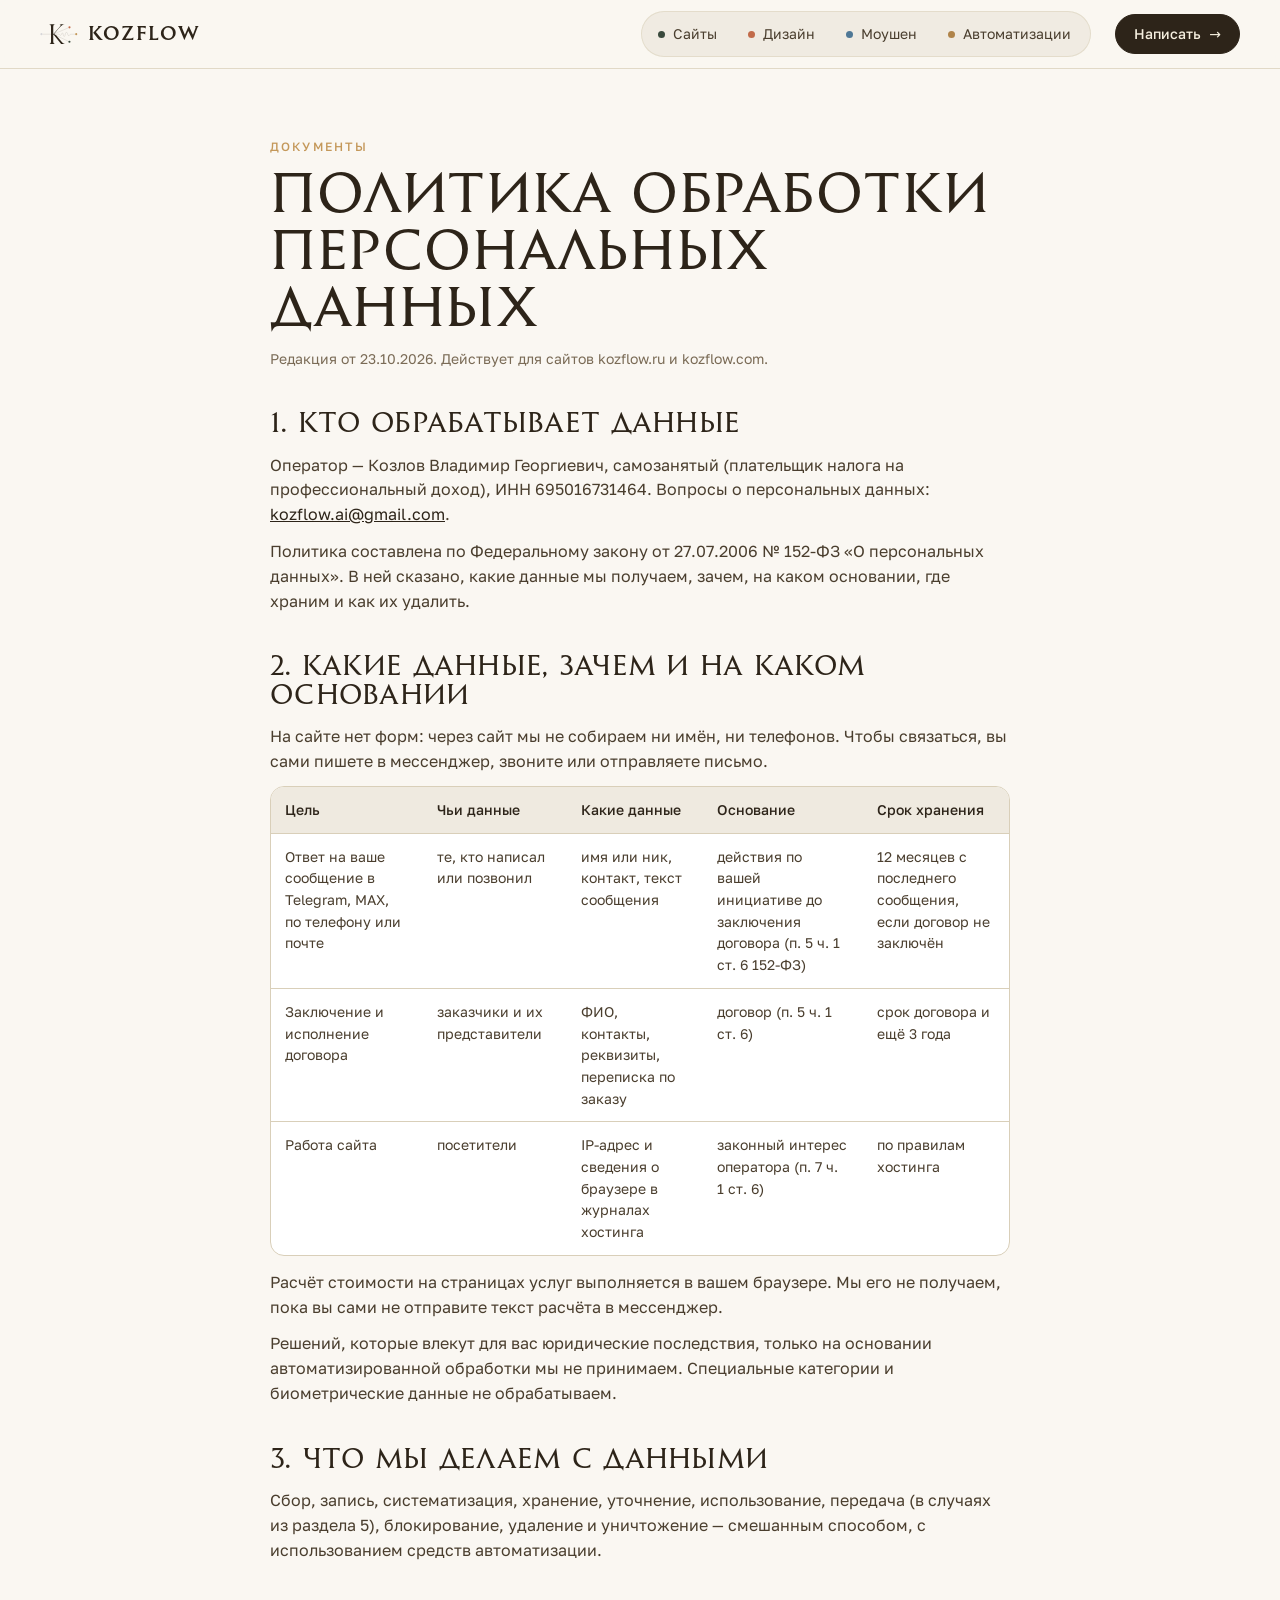
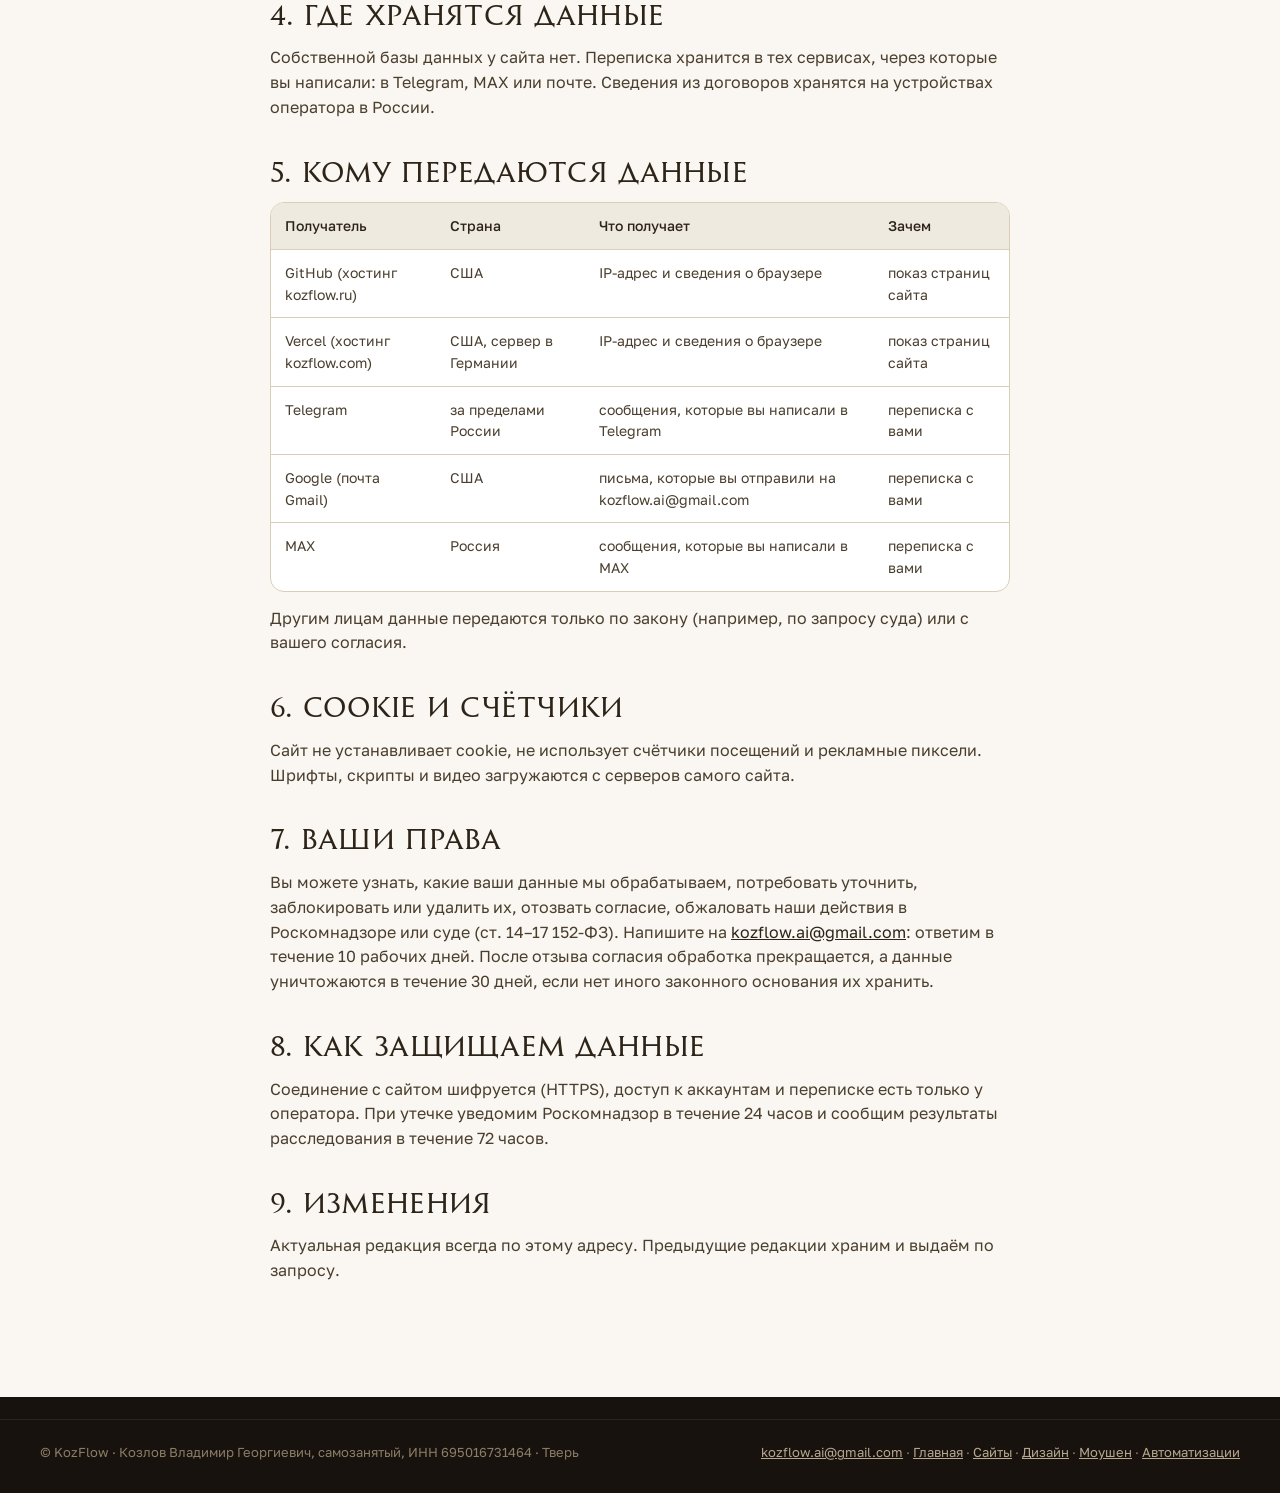
<file: politika.html>
<!doctype html>
<html lang="ru" class="no-js">
<head>
<meta charset="utf-8">
<meta name="viewport" content="width=device-width,initial-scale=1,viewport-fit=cover">
<title>Политика обработки персональных данных | KozFlow</title>
<meta name="description" content="Какие персональные данные обрабатывает KozFlow, зачем, где они хранятся и как их удалить.">
<meta name="theme-color" content="#FAF7F2">
<meta name="robots" content="noindex,follow">
<link rel="canonical" href="https://kozflow.ru/politika">
<link rel="icon" href="assets/logo.webp">
<link rel="stylesheet" href="css/price.css?v=2">
<style>
  .legal{max-width:820px;padding:clamp(40px,6vw,72px) var(--pad) clamp(64px,8vw,104px)}
  .legal h1{font-size:clamp(34px,4.4vw,56px);margin:14px 0 10px}
  .legal .ed{color:var(--ink-mute);font-size:14px;margin-bottom:36px}
  .legal h2{font-size:clamp(22px,2.2vw,28px);margin:40px 0 14px}
  .legal p,.legal li{font-size:16px;color:var(--ink-soft);margin:0 0 12px}
  .legal ul{list-style:disc;padding-left:20px}
  .legal a{color:var(--ink)}
  .legal .tbl{overflow-x:auto;margin:6px 0 14px;border:1px solid var(--line);border-radius:14px;background:#fff}
  .legal table{width:100%;border-collapse:collapse;font-size:14px;min-width:620px}
  .legal th,.legal td{padding:12px 14px;border-bottom:1px solid var(--line);text-align:left;vertical-align:top;color:var(--ink-soft)}
  .legal th{font-weight:500;color:var(--ink);background:var(--bg-alt)}
  .legal tr:last-child td{border-bottom:0}
  @media (max-width:400px){.legal h1{font-size:clamp(25px,8.4vw,34px)}}
  @media (max-width:640px){
    .legal .tbl{overflow:visible;border:0;background:none}
    .legal table{min-width:0}
    .legal thead{display:none}
    .legal table,.legal tbody,.legal tr,.legal td{display:block}
    .legal tr{margin-bottom:12px;border:1px solid var(--line);border-radius:14px;background:#fff;overflow:hidden}
    .legal td,.legal tr:last-child td{border-bottom:1px solid var(--line)}
    .legal td:last-child,.legal tr:last-child td:last-child{border-bottom:0}
    .legal td::before{content:attr(data-l);display:block;margin-bottom:2px;font-size:12px;letter-spacing:.08em;text-transform:uppercase;color:var(--ink-mute)}
  }
</style>
</head>
<body>

<header class="pg-top" style="--pc:#C4985A"><div class="wrap">
  <a class="pg-logo" href="/" aria-label="KozFlow — на главную"><img src="assets/mark.svg" alt="" width="38" height="21"><span>KozFlow</span></a>
  <nav class="pg-tabs" aria-label="Услуги">
    <a href="/sayty" style="--c:#3A4A3D;--cd:#3A4A3D">Сайты</a><a href="/dizayn" style="--c:#C26B4A;--cd:#A9563A">Дизайн</a><a href="/moushen" style="--c:#4F7896;--cd:#3F6582">Моушен</a><a href="/avtomatizacii" style="--c:#B0844A;--cd:#8C6532">Автоматизации</a><i class="pg-ind" aria-hidden="true"></i>
  </nav>
  <button class="pg-cur" type="button" aria-haspopup="dialog" aria-expanded="false" aria-controls="pg-menu"><i></i>Услуги<svg class="dn" viewBox="0 0 24 24" aria-hidden="true"><path d="m7 10 5 5 5-5"/></svg></button>
  <a class="btn fill pg-write" href="https://t.me/kozflow" target="_blank" rel="noopener">Написать <span class="ar">→</span></a>
  <a class="pg-tg" href="https://t.me/kozflow" target="_blank" rel="noopener" aria-label="Написать в Telegram"><svg class="" viewBox="0 0 24 24" aria-hidden="true"><path d="M21 4 3 11.2l6.3 2.2L11.5 20l3.4-4.3 4.3 3.1z"/><path d="m21 4-11.7 9.4"/></svg></a>
</div><i class="pg-prog" aria-hidden="true"></i></header>
<dialog class="pg-menu" id="pg-menu" aria-label="Услуги">
  <div class="pg-sheet">
    <span class="pg-grab" aria-hidden="true"></span>
    <p class="eyebrow">Услуги</p>
    <nav aria-label="Услуги">
      <a href="/sayty" style="--c:#3A4A3D"><span class="ic"><svg class="" viewBox="0 0 24 24" aria-hidden="true"><rect x="3" y="4.5" width="18" height="15" rx="2.5"/><path d="M3 9h18M6.5 6.8h.01M9.3 6.8h.01"/></svg></span><span class="nm"><b>Сайты</b><span class="fr" data-from="от 25 000 ₽"></span></span><span class="go" aria-hidden="true"></span></a>
      <a href="/dizayn" style="--c:#C26B4A"><span class="ic"><svg class="" viewBox="0 0 24 24" aria-hidden="true"><path d="M12 3.5 18.5 10 12 20.5 5.5 10z"/><circle cx="12" cy="11" r="1.7"/><path d="M12 3.5v5.8"/></svg></span><span class="nm"><b>Дизайн</b><span class="fr" data-from="от 1 200 ₽"></span></span><span class="go" aria-hidden="true"></span></a>
      <a href="/moushen" style="--c:#4F7896"><span class="ic"><svg class="" viewBox="0 0 24 24" aria-hidden="true"><circle cx="12" cy="12" r="8.5"/><path d="M10.2 8.8v6.4l5.3-3.2z"/></svg></span><span class="nm"><b>Моушен</b><span class="fr" data-from="от 2 000 ₽"></span></span><span class="go" aria-hidden="true"></span></a>
      <a href="/avtomatizacii" style="--c:#B0844A"><span class="ic"><svg class="" viewBox="0 0 24 24" aria-hidden="true"><path d="M4 7a3 3 0 0 1 3-3h10a3 3 0 0 1 3 3v6a3 3 0 0 1-3 3h-6.5L6 20v-4H7a3 3 0 0 1-3-3z"/><path d="M9 10h.01M12 10h.01M15 10h.01"/></svg></span><span class="nm"><b>Автоматизации</b><span class="fr" data-from="от 10 000 ₽"></span></span><span class="go" aria-hidden="true"></span></a>
    </nav>
    <div class="pg-sheet-foot"><a href="/">← На главную</a><form method="dialog"><button type="submit">Закрыть</button></form></div>
  </div>
</dialog>

<main class="wrap legal">
  <div class="eyebrow">Документы</div>
  <h1>Политика обработки персональных данных</h1>
  <p class="ed">Редакция от 23.10.2026. Действует для сайтов kozflow.ru и kozflow.com.</p>

  <h2>1. Кто обрабатывает данные</h2>
  <p>Оператор — Козлов Владимир Георгиевич, самозанятый (плательщик налога на профессиональный доход), ИНН 695016731464. Вопросы о персональных данных: <a href="mailto:kozflow.ai@gmail.com">kozflow.ai@gmail.com</a>.</p>
  <p>Политика составлена по Федеральному закону от 27.07.2006 № 152-ФЗ «О персональных данных». В ней сказано, какие данные мы получаем, зачем, на каком основании, где храним и как их удалить.</p>

  <h2>2. Какие данные, зачем и на каком основании</h2>
  <p>На сайте нет форм: через сайт мы не собираем ни имён, ни телефонов. Чтобы связаться, вы сами пишете в мессенджер, звоните или отправляете письмо.</p>
  <div class="tbl"><table>
    <thead><tr><th>Цель</th><th>Чьи данные</th><th>Какие данные</th><th>Основание</th><th>Срок хранения</th></tr></thead>
    <tbody>
      <tr><td data-l="Цель">Ответ на ваше сообщение в Telegram, MAX, по телефону или почте</td><td data-l="Чьи данные">те, кто написал или позвонил</td><td data-l="Какие данные">имя или ник, контакт, текст сообщения</td><td data-l="Основание">действия по вашей инициативе до заключения договора (п. 5 ч. 1 ст. 6 152-ФЗ)</td><td data-l="Срок хранения">12 месяцев с последнего сообщения, если договор не заключён</td></tr>
      <tr><td data-l="Цель">Заключение и исполнение договора</td><td data-l="Чьи данные">заказчики и их представители</td><td data-l="Какие данные">ФИО, контакты, реквизиты, переписка по заказу</td><td data-l="Основание">договор (п. 5 ч. 1 ст. 6)</td><td data-l="Срок хранения">срок договора и ещё 3 года</td></tr>
      <tr><td data-l="Цель">Работа сайта</td><td data-l="Чьи данные">посетители</td><td data-l="Какие данные">IP-адрес и сведения о браузере в журналах хостинга</td><td data-l="Основание">законный интерес оператора (п. 7 ч. 1 ст. 6)</td><td data-l="Срок хранения">по правилам хостинга</td></tr>
    </tbody>
  </table></div>
  <p>Расчёт стоимости на страницах услуг выполняется в вашем браузере. Мы его не получаем, пока вы сами не отправите текст расчёта в мессенджер.</p>
  <p>Решений, которые влекут для вас юридические последствия, только на основании автоматизированной обработки мы не принимаем. Специальные категории и биометрические данные не обрабатываем.</p>

  <h2>3. Что мы делаем с данными</h2>
  <p>Сбор, запись, систематизация, хранение, уточнение, использование, передача (в случаях из раздела 5), блокирование, удаление и уничтожение — смешанным способом, с использованием средств автоматизации.</p>

  <h2>4. Где хранятся данные</h2>
  <p>Собственной базы данных у сайта нет. Переписка хранится в тех сервисах, через которые вы написали: в Telegram, MAX или почте. Сведения из договоров хранятся на устройствах оператора в России.</p>

  <h2>5. Кому передаются данные</h2>
  <div class="tbl"><table>
    <thead><tr><th>Получатель</th><th>Страна</th><th>Что получает</th><th>Зачем</th></tr></thead>
    <tbody>
      <tr><td data-l="Получатель">GitHub (хостинг kozflow.ru)</td><td data-l="Страна">США</td><td data-l="Что получает">IP-адрес и сведения о браузере</td><td data-l="Зачем">показ страниц сайта</td></tr>
      <tr><td data-l="Получатель">Vercel (хостинг kozflow.com)</td><td data-l="Страна">США, сервер в Германии</td><td data-l="Что получает">IP-адрес и сведения о браузере</td><td data-l="Зачем">показ страниц сайта</td></tr>
      <tr><td data-l="Получатель">Telegram</td><td data-l="Страна">за пределами России</td><td data-l="Что получает">сообщения, которые вы написали в Telegram</td><td data-l="Зачем">переписка с вами</td></tr>
      <tr><td data-l="Получатель">Google (почта Gmail)</td><td data-l="Страна">США</td><td data-l="Что получает">письма, которые вы отправили на kozflow.ai@gmail.com</td><td data-l="Зачем">переписка с вами</td></tr>
      <tr><td data-l="Получатель">MAX</td><td data-l="Страна">Россия</td><td data-l="Что получает">сообщения, которые вы написали в MAX</td><td data-l="Зачем">переписка с вами</td></tr>
    </tbody>
  </table></div>
  <p>Другим лицам данные передаются только по закону (например, по запросу суда) или с вашего согласия.</p>

  <h2>6. Cookie и счётчики</h2>
  <p>Сайт не устанавливает cookie, не использует счётчики посещений и рекламные пиксели. Шрифты, скрипты и видео загружаются с серверов самого сайта.</p>

  <h2>7. Ваши права</h2>
  <p>Вы можете узнать, какие ваши данные мы обрабатываем, потребовать уточнить, заблокировать или удалить их, отозвать согласие, обжаловать наши действия в Роскомнадзоре или суде (ст. 14–17 152-ФЗ). Напишите на <a href="mailto:kozflow.ai@gmail.com">kozflow.ai@gmail.com</a>: ответим в течение 10 рабочих дней. После отзыва согласия обработка прекращается, а данные уничтожаются в течение 30 дней, если нет иного законного основания их хранить.</p>

  <h2>8. Как защищаем данные</h2>
  <p>Соединение с сайтом шифруется (HTTPS), доступ к аккаунтам и переписке есть только у оператора. При утечке уведомим Роскомнадзор в течение 24 часов и сообщим результаты расследования в течение 72 часов.</p>

  <h2>9. Изменения</h2>
  <p>Актуальная редакция всегда по этому адресу. Предыдущие редакции храним и выдаём по запросу.</p>
</main>

<footer class="pg-foot"><div class="wrap">
  <span>© KozFlow · Козлов Владимир Георгиевич, самозанятый, ИНН 695016731464 · Тверь</span>
  <span><a href="mailto:kozflow.ai@gmail.com">kozflow.ai@gmail.com</a> · <a href="/">Главная</a> · <a href="/sayty">Сайты</a> · <a href="/dizayn">Дизайн</a> · <a href="/moushen">Моушен</a> · <a href="/avtomatizacii">Автоматизации</a></span>
</div></footer>
<script>document.documentElement.classList.remove('no-js')</script>
<script src="js/pg-top.js?v=1" defer></script>
</body>
</html>
</file>
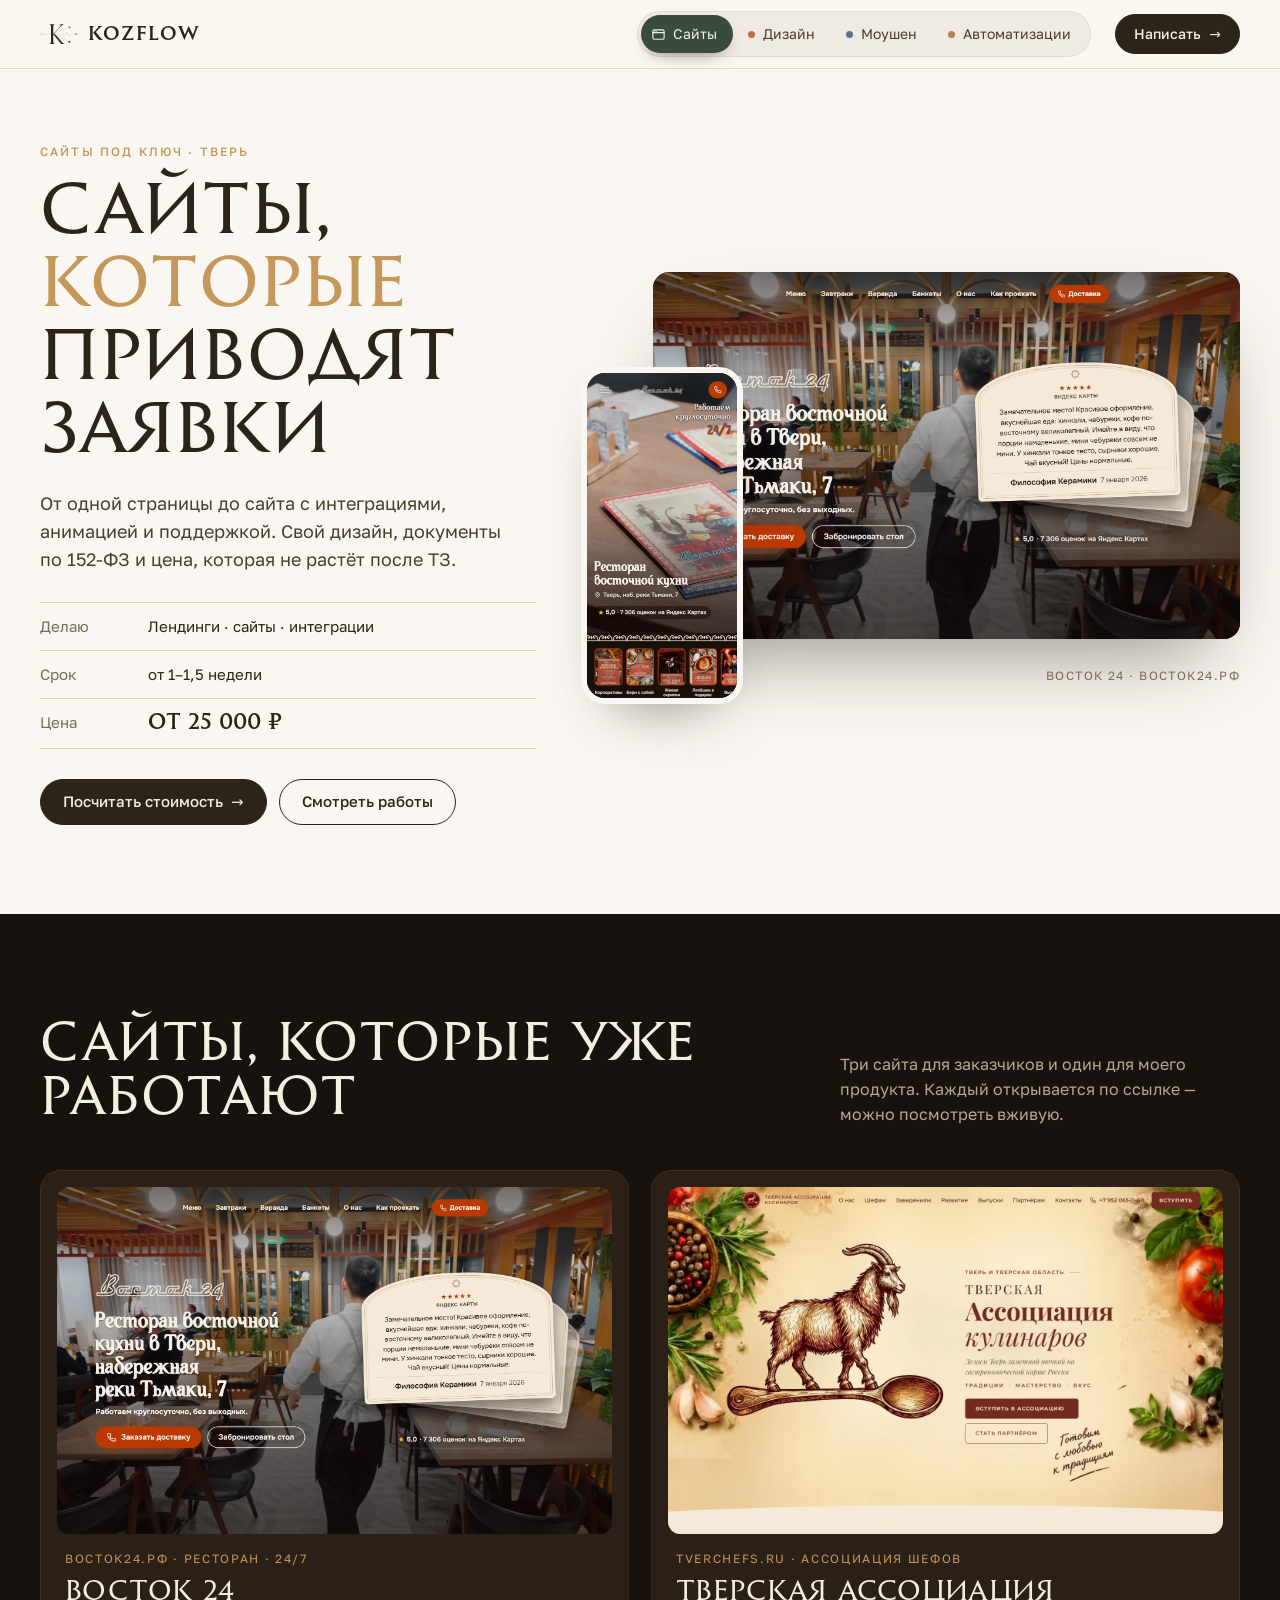
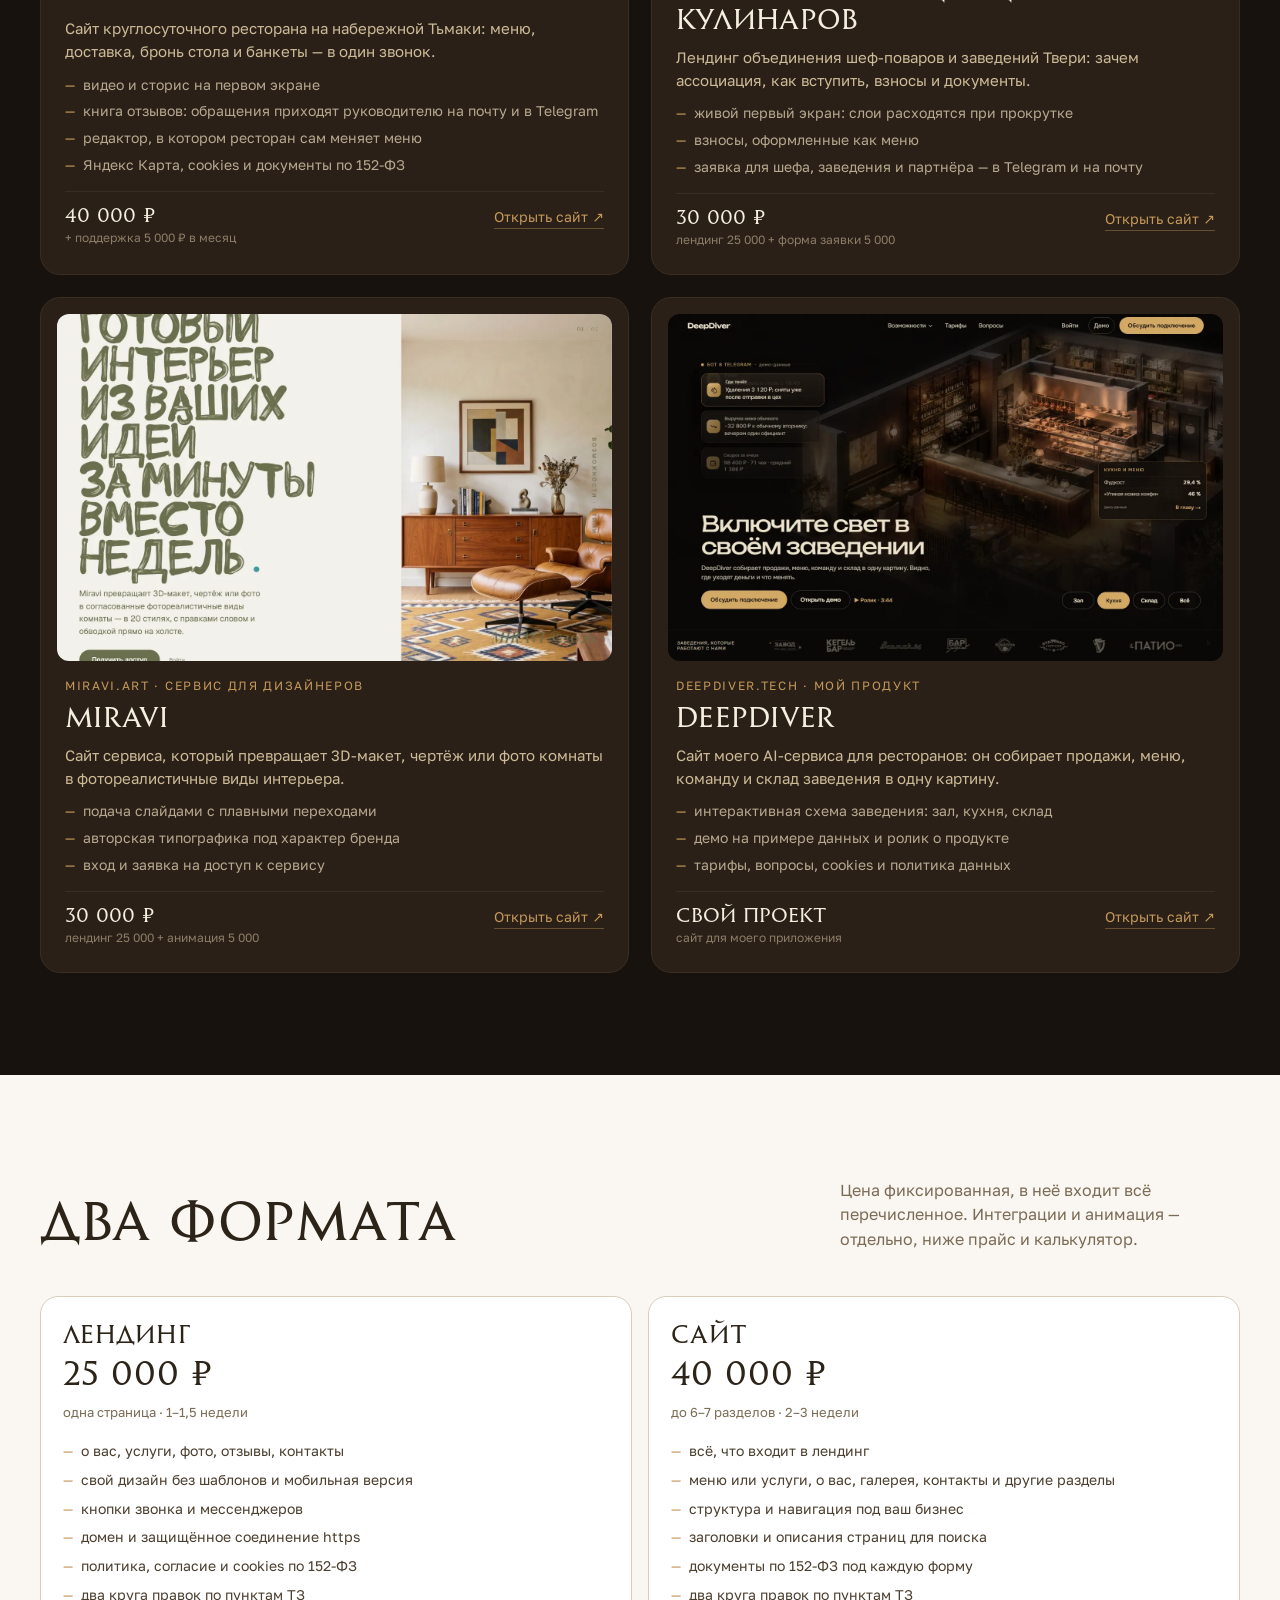
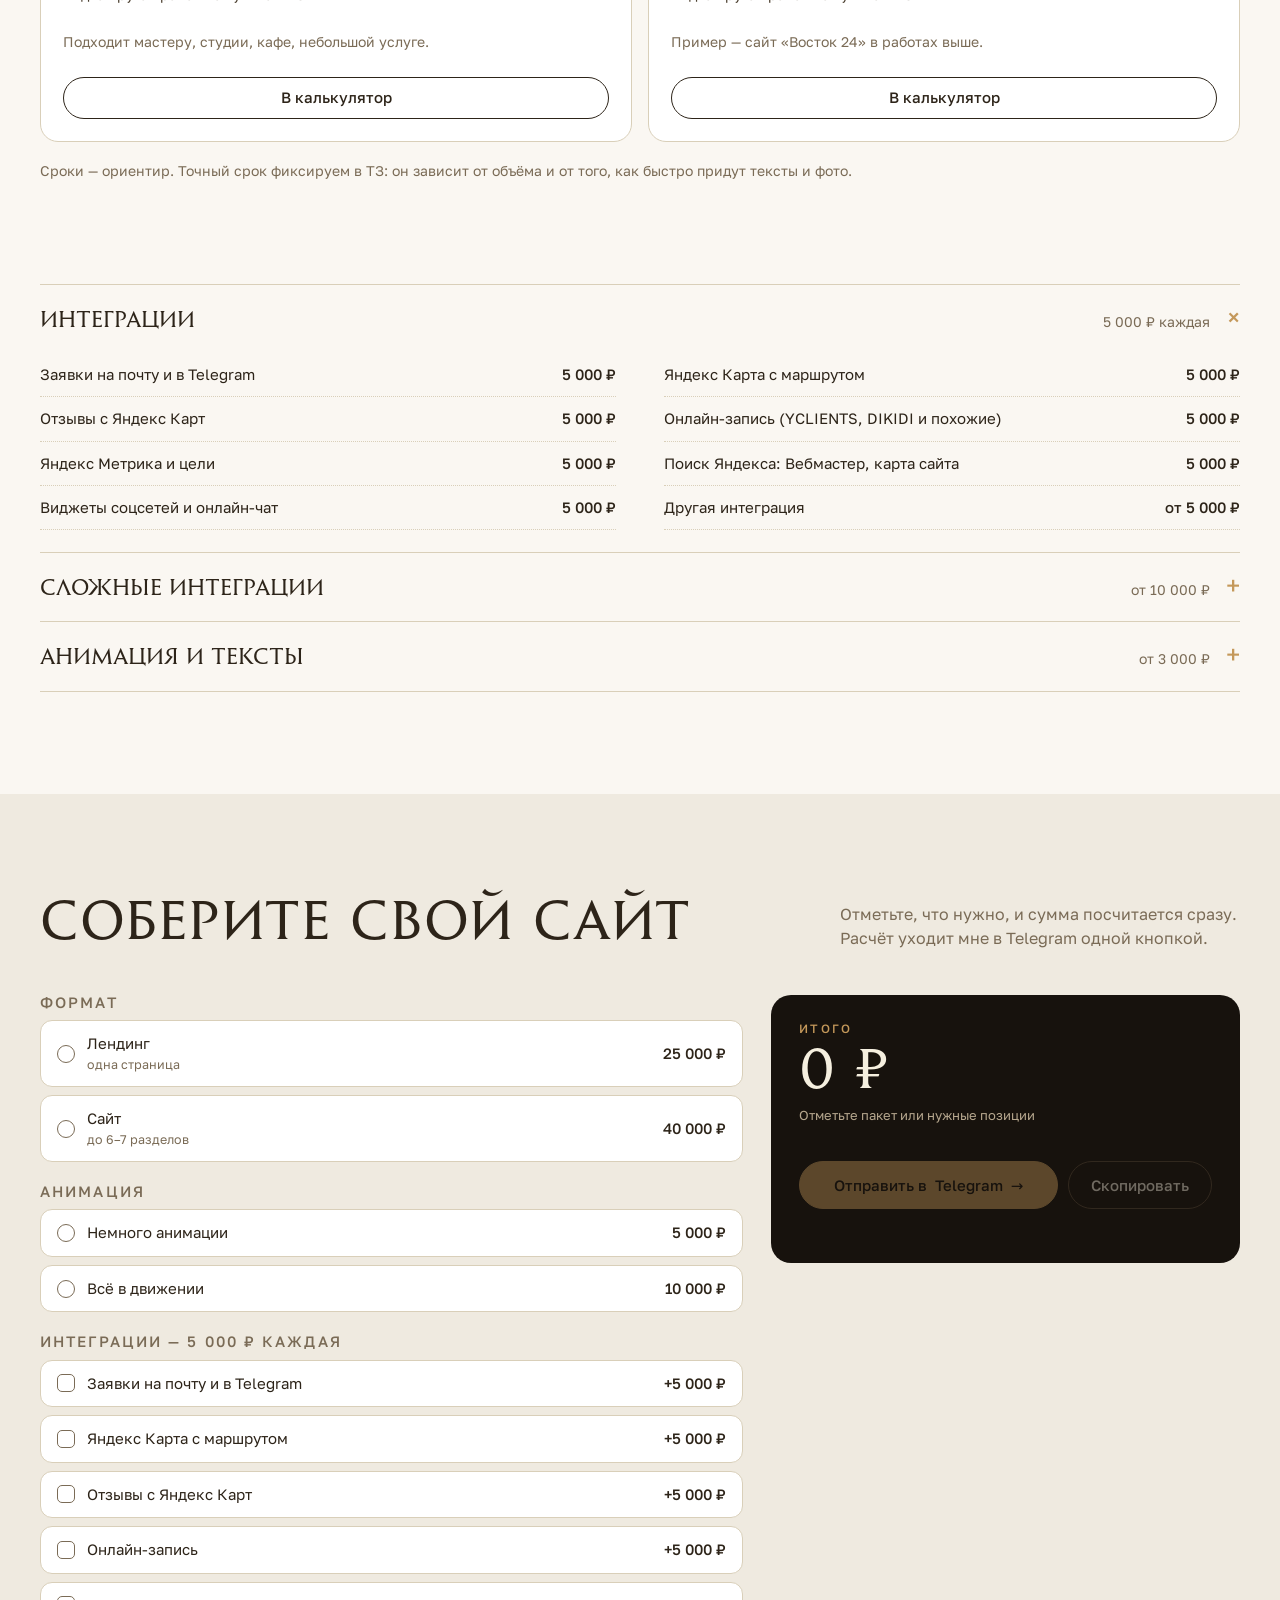
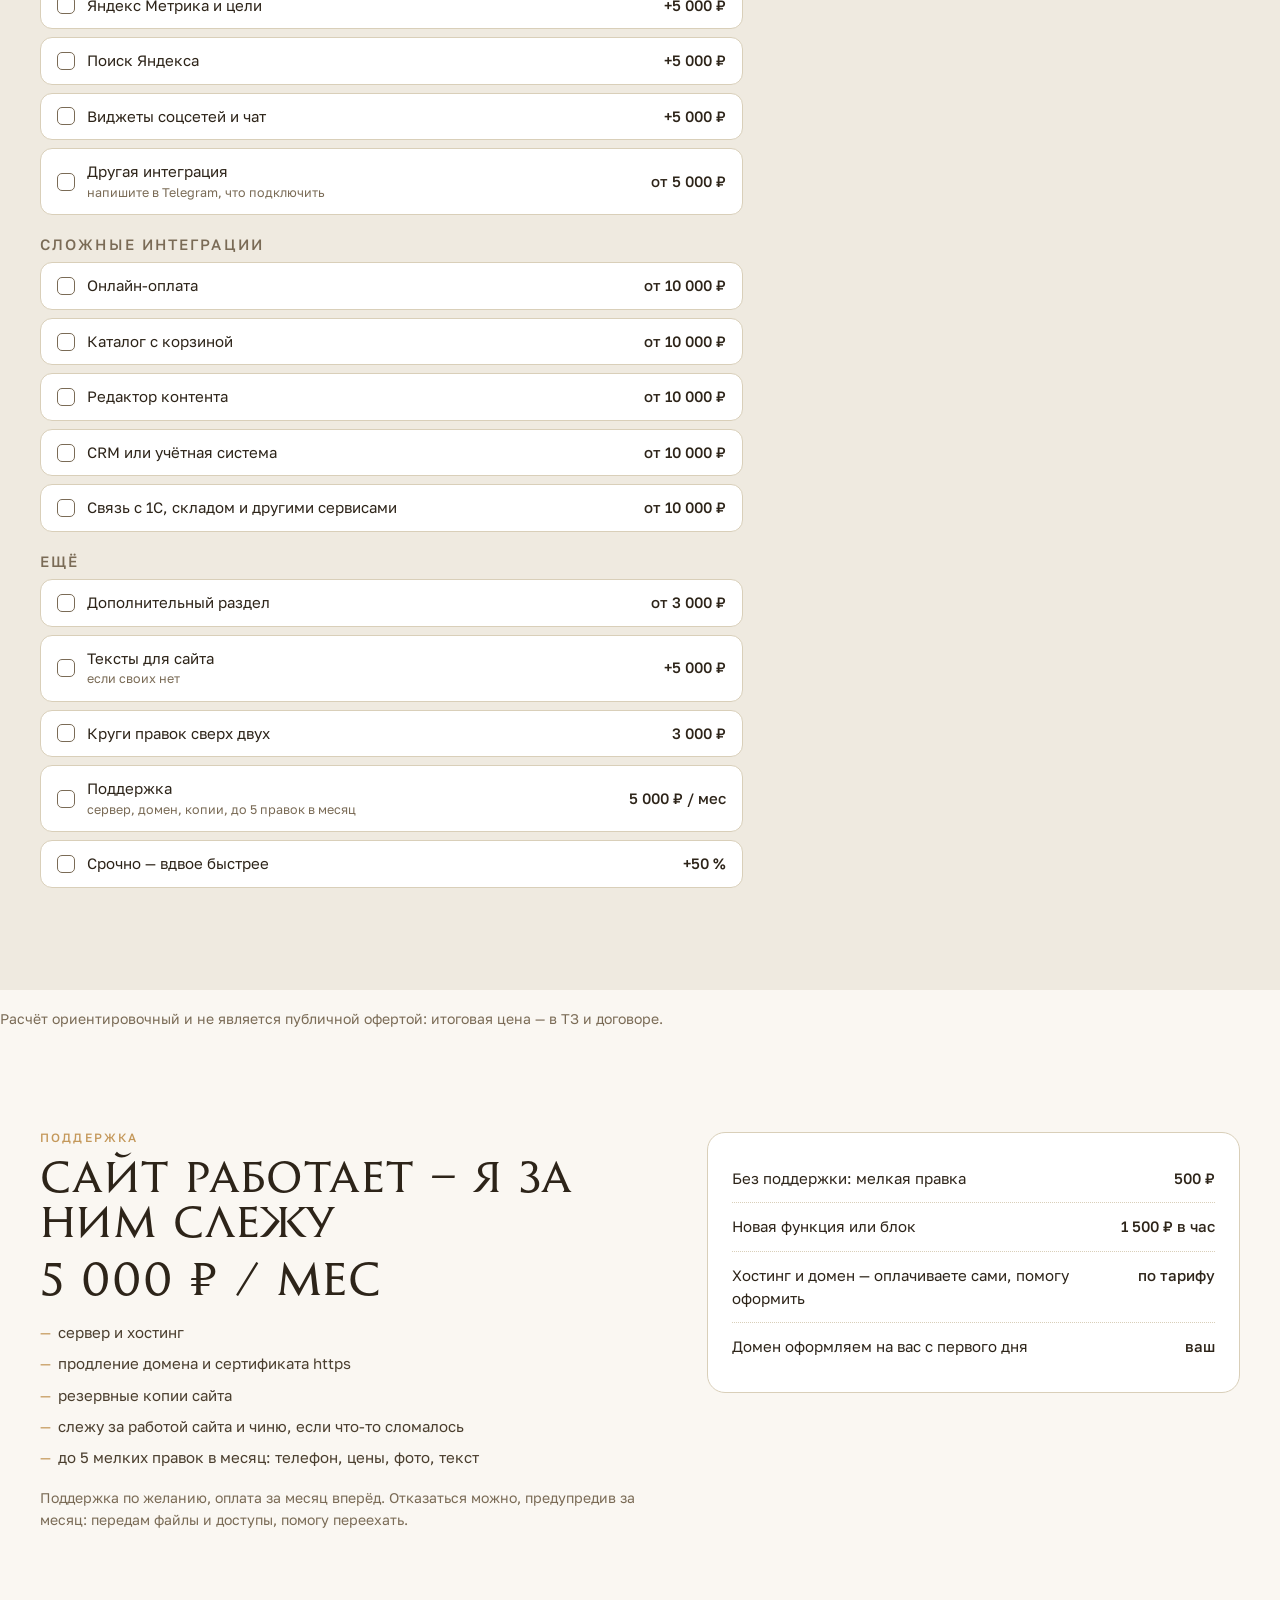
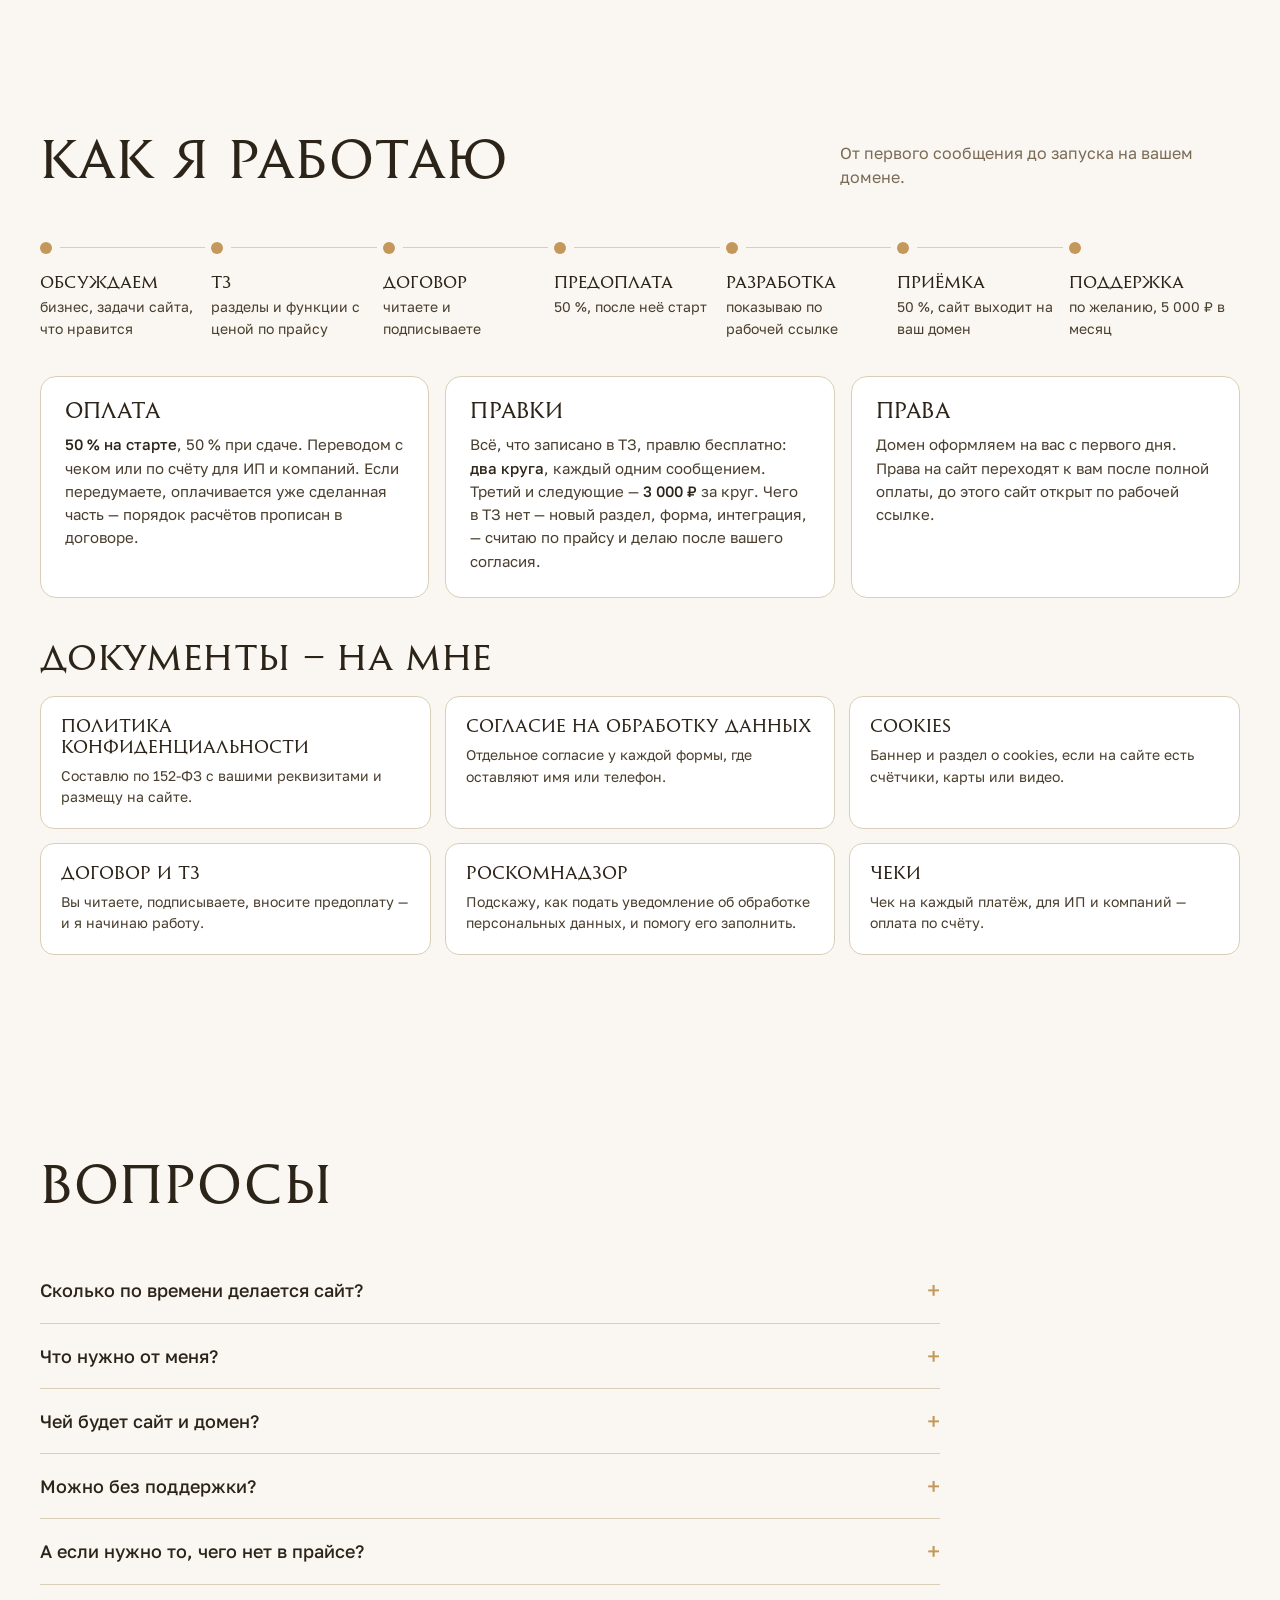
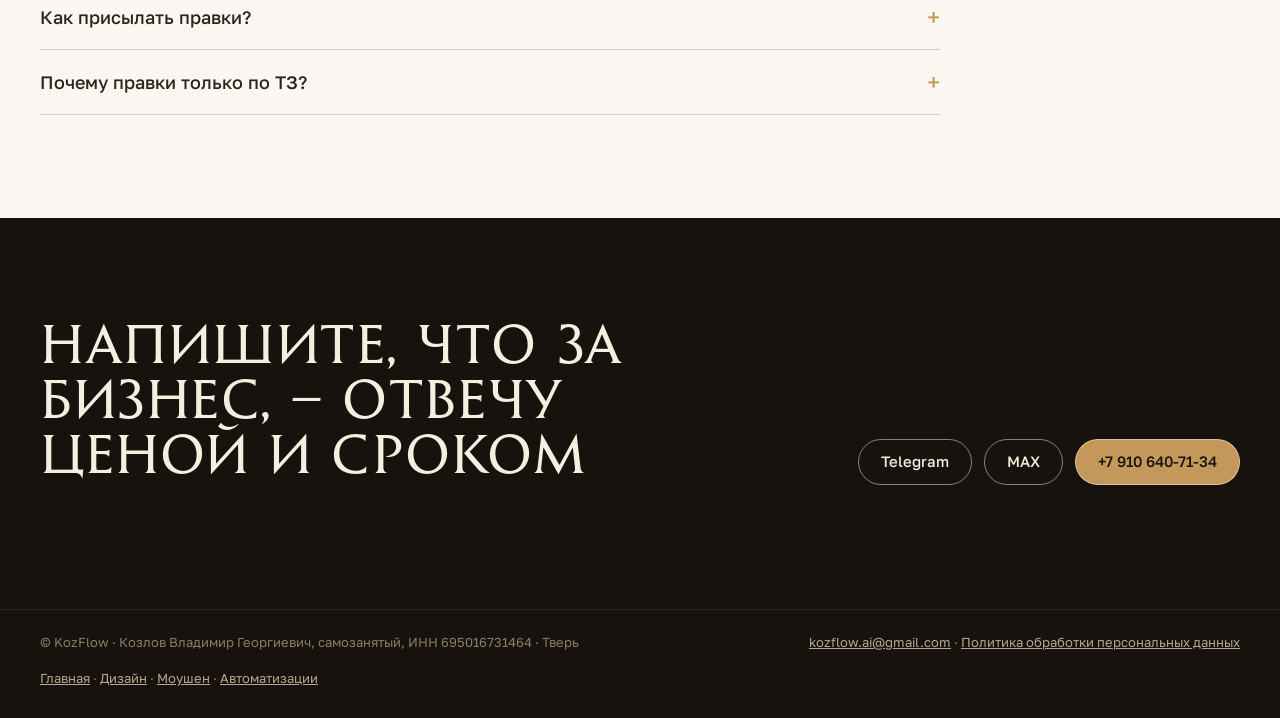
<file: sayty.html>
<!doctype html>
<html lang="ru" class="no-js">
<head>
<meta charset="utf-8">
<meta name="viewport" content="width=device-width,initial-scale=1,viewport-fit=cover">
<title>Сайты под ключ в Твери — цены и работы | KozFlow</title>
<meta name="description" content="Лендинг 25 000 ₽, сайт до 6–7 разделов 40 000 ₽, интеграции по 5 000 ₽, поддержка 5 000 ₽ в месяц. Работы, цены, калькулятор и документы по 152-ФЗ.">
<meta name="theme-color" content="#FAF7F2">
<meta property="og:type" content="website">
<meta property="og:title" content="Сайты — KozFlow">
<meta property="og:description" content="Лендинги и сайты для бизнеса: работы, цены, калькулятор.">
<meta property="og:image" content="https://kozflow.ru/assets/services/vostok-desk-hero.webp">
<meta property="og:locale" content="ru_RU">
<meta property="og:url" content="https://kozflow.ru/sayty">
<link rel="canonical" href="https://kozflow.ru/sayty">
<link rel="icon" href="assets/logo.webp">
<link rel="stylesheet" href="css/price.css?v=2">
<script type="application/ld+json">
{
  "@context": "https://schema.org",
  "@graph": [
    {
      "@type": "Service",
      "@id": "https://kozflow.ru/sayty#service",
      "name": "Сайты под ключ",
      "serviceType": "Разработка сайтов",
      "description": "Лендинги и сайты для бизнеса: работы, цены, калькулятор.",
      "url": "https://kozflow.ru/sayty",
      "provider": {
        "@id": "https://kozflow.ru/#business"
      },
      "areaServed": [
        {
          "@type": "City",
          "name": "Тверь"
        },
        {
          "@type": "Country",
          "name": "Россия"
        }
      ],
      "offers": [
        {
          "@type": "Offer",
          "name": "Лендинг",
          "priceCurrency": "RUB",
          "url": "https://kozflow.ru/sayty#packs",
          "price": "25000"
        },
        {
          "@type": "Offer",
          "name": "Сайт",
          "priceCurrency": "RUB",
          "url": "https://kozflow.ru/sayty#packs",
          "price": "40000"
        }
      ]
    },
    {
      "@type": "FAQPage",
      "@id": "https://kozflow.ru/sayty#faq",
      "mainEntity": [
        {
          "@type": "Question",
          "name": "Сколько по времени делается сайт?",
          "acceptedAnswer": {
            "@type": "Answer",
            "text": "Лендинг — 1–1,5 недели, сайт — 2–3 недели. Точный срок фиксируем после утверждения ТЗ: он зависит от объёма и от того, как быстро придут тексты и фото."
          }
        },
        {
          "@type": "Question",
          "name": "Что нужно от меня?",
          "acceptedAnswer": {
            "@type": "Answer",
            "text": "Логотип, фото, тексты, пара сайтов, которые нравятся, и реквизиты для документов. Если текстов нет, напишу сам. Точный список пришлю после обсуждения."
          }
        },
        {
          "@type": "Question",
          "name": "Чей будет сайт и домен?",
          "acceptedAnswer": {
            "@type": "Answer",
            "text": "Ваш. Домен оформляем на вас, права на сайт переходят к вам после полной оплаты."
          }
        },
        {
          "@type": "Question",
          "name": "Можно без поддержки?",
          "acceptedAnswer": {
            "@type": "Answer",
            "text": "Да. Тогда хостинг и домен оплачиваете сами, а правки идут по прайсу: мелкая 500 ₽, остальное 1 500 ₽ в час."
          }
        },
        {
          "@type": "Question",
          "name": "А если нужно то, чего нет в прайсе?",
          "acceptedAnswer": {
            "@type": "Answer",
            "text": "Напишите, посчитаю отдельно. Оплату, каталог, связь с CRM или 1С считаю по задаче, от 10 000 ₽. Личный кабинет или своё приложение — на странице «Автоматизации», от 70 000 ₽."
          }
        },
        {
          "@type": "Question",
          "name": "Как присылать правки?",
          "acceptedAnswer": {
            "@type": "Answer",
            "text": "Одним сообщением, все замечания списком. Каждое новое сообщение с правками считается новым кругом, поэтому лучше сначала посмотреть сайт целиком и прислать всё разом."
          }
        },
        {
          "@type": "Question",
          "name": "Почему правки только по ТЗ?",
          "acceptedAnswer": {
            "@type": "Answer",
            "text": "Так честно для обеих сторон: вы заранее знаете, за что платите, а работа не растягивается на месяцы. Новое по ходу тоже можно добавить — по прайсу и с вашего согласия."
          }
        }
      ]
    }
  ]
}
</script>
</head>
<body>

<header class="pg-top" style="--pc:#3A4A3D"><div class="wrap">
  <a class="pg-logo" href="/" aria-label="KozFlow — на главную"><img src="assets/mark.svg" alt="" width="38" height="21"><span>KozFlow</span></a>
  <nav class="pg-tabs" aria-label="Услуги">
    <a href="/sayty" style="--c:#3A4A3D;--cd:#3A4A3D" aria-current="page"><svg class="ic" viewBox="0 0 24 24" aria-hidden="true"><rect x="3" y="4.5" width="18" height="15" rx="2.5"/><path d="M3 9h18M6.5 6.8h.01M9.3 6.8h.01"/></svg>Сайты</a><a href="/dizayn" style="--c:#C26B4A;--cd:#A9563A">Дизайн</a><a href="/moushen" style="--c:#4F7896;--cd:#3F6582">Моушен</a><a href="/avtomatizacii" style="--c:#B0844A;--cd:#8C6532">Автоматизации</a><i class="pg-ind" aria-hidden="true"></i>
  </nav>
  <button class="pg-cur" type="button" aria-haspopup="dialog" aria-expanded="false" aria-controls="pg-menu" style="--c:#3A4A3D"><i></i>Сайты<svg class="dn" viewBox="0 0 24 24" aria-hidden="true"><path d="m7 10 5 5 5-5"/></svg></button>
  <a class="btn fill pg-write" href="https://t.me/kozflow" target="_blank" rel="noopener">Написать <span class="ar">→</span></a>
  <a class="pg-tg" href="https://t.me/kozflow" target="_blank" rel="noopener" aria-label="Написать в Telegram"><svg class="" viewBox="0 0 24 24" aria-hidden="true"><path d="M21 4 3 11.2l6.3 2.2L11.5 20l3.4-4.3 4.3 3.1z"/><path d="m21 4-11.7 9.4"/></svg></a>
</div><i class="pg-prog" aria-hidden="true"></i></header>
<dialog class="pg-menu" id="pg-menu" aria-label="Услуги">
  <div class="pg-sheet">
    <span class="pg-grab" aria-hidden="true"></span>
    <p class="eyebrow">Услуги</p>
    <nav aria-label="Услуги">
      <a href="/sayty" style="--c:#3A4A3D" aria-current="page"><span class="ic"><svg class="" viewBox="0 0 24 24" aria-hidden="true"><rect x="3" y="4.5" width="18" height="15" rx="2.5"/><path d="M3 9h18M6.5 6.8h.01M9.3 6.8h.01"/></svg></span><span class="nm"><b>Сайты</b><span class="fr" data-from="от 25 000 ₽"></span></span><span class="go" aria-hidden="true"></span></a>
      <a href="/dizayn" style="--c:#C26B4A"><span class="ic"><svg class="" viewBox="0 0 24 24" aria-hidden="true"><path d="M12 3.5 18.5 10 12 20.5 5.5 10z"/><circle cx="12" cy="11" r="1.7"/><path d="M12 3.5v5.8"/></svg></span><span class="nm"><b>Дизайн</b><span class="fr" data-from="от 1 200 ₽"></span></span><span class="go" aria-hidden="true"></span></a>
      <a href="/moushen" style="--c:#4F7896"><span class="ic"><svg class="" viewBox="0 0 24 24" aria-hidden="true"><circle cx="12" cy="12" r="8.5"/><path d="M10.2 8.8v6.4l5.3-3.2z"/></svg></span><span class="nm"><b>Моушен</b><span class="fr" data-from="от 2 000 ₽"></span></span><span class="go" aria-hidden="true"></span></a>
      <a href="/avtomatizacii" style="--c:#B0844A"><span class="ic"><svg class="" viewBox="0 0 24 24" aria-hidden="true"><path d="M4 7a3 3 0 0 1 3-3h10a3 3 0 0 1 3 3v6a3 3 0 0 1-3 3h-6.5L6 20v-4H7a3 3 0 0 1-3-3z"/><path d="M9 10h.01M12 10h.01M15 10h.01"/></svg></span><span class="nm"><b>Автоматизации</b><span class="fr" data-from="от 10 000 ₽"></span></span><span class="go" aria-hidden="true"></span></a>
    </nav>
    <div class="pg-sheet-foot"><a href="/">← На главную</a><form method="dialog"><button type="submit">Закрыть</button></form></div>
  </div>
</dialog>

<main>
<section class="pg-hero"><div class="wrap">
  <div>
    <div class="eyebrow rv">Сайты под ключ · Тверь</div>
    <h1 class="rv">Сайты, <em>которые</em> приводят заявки</h1>
    <p class="pg-lead rv">От одной страницы до сайта с интеграциями, анимацией и поддержкой. Свой дизайн, документы по 152-ФЗ и цена, которая не растёт после ТЗ.</p>
    <dl class="pass rv">
      <div><dt>Делаю</dt><dd>Лендинги · сайты · интеграции</dd></div>
      <div><dt>Срок</dt><dd>от 1–1,5 недели</dd></div>
      <div><dt>Цена</dt><dd><b>от 25 000 ₽</b></dd></div>
    </dl>
    <div class="pg-cta rv"><a class="btn fill" href="#calc">Посчитать стоимость <span class="ar">→</span></a><a class="btn" href="#works">Смотреть работы</a></div>
  </div>
  <figure class="devices rv">
    <div class="desk"><img src="assets/services/vostok-desk-hero.webp" alt="Сайт ресторана «Восток 24» на компьютере" width="1800" height="1125"></div>
    <div class="mob"><img src="assets/sites/vostok-mob.webp" alt="Тот же сайт на телефоне" width="600" height="1299"></div>
    <figcaption>Восток 24 · восток24.рф</figcaption>
  </figure>
</div></section>

<section class="pg-sec pg-works dark" id="works"><div class="wrap">
  <div class="sec-h"><h2 class="rv">Сайты, которые уже работают</h2><p class="rv">Три сайта для заказчиков и один для моего продукта. Каждый открывается по ссылке — можно посмотреть вживую.</p></div>
  <div class="sites">
    <article class="site rv">
      <a class="shot" href="https://xn--24-dlc6ataui.xn--p1ai/" target="_blank" rel="noopener"><img src="assets/services/vostok-desk-hero.webp" alt="Сайт «Восток 24»" loading="lazy" width="1800" height="1125"></a>
      <div class="body"><span class="dom">восток24.рф · ресторан · 24/7</span><h3>Восток 24</h3>
        <p>Сайт круглосуточного ресторана на набережной Тьмаки: меню, доставка, бронь стола и банкеты — в один звонок.</p>
        <ul><li>видео и сторис на первом экране</li><li>книга отзывов: обращения приходят руководителю на почту и в Telegram</li><li>редактор, в котором ресторан сам меняет меню</li><li>Яндекс Карта, cookies и документы по 152-ФЗ</li></ul>
        <div class="foot"><span><b>40 000 ₽</b><small>+ поддержка 5 000 ₽ в месяц</small></span><a href="https://xn--24-dlc6ataui.xn--p1ai/" target="_blank" rel="noopener">Открыть сайт ↗</a></div></div>
    </article>
    <article class="site rv">
      <a class="shot" href="https://tverchefs.ru/" target="_blank" rel="noopener"><img src="assets/sites/tverchefs-desk-hero.webp" alt="Сайт Тверской ассоциации кулинаров" loading="lazy" width="1440" height="900"></a>
      <div class="body"><span class="dom">tverchefs.ru · ассоциация шефов</span><h3>Тверская ассоциация кулинаров</h3>
        <p>Лендинг объединения шеф-поваров и заведений Твери: зачем ассоциация, как вступить, взносы и документы.</p>
        <ul><li>живой первый экран: слои расходятся при прокрутке</li><li>взносы, оформленные как меню</li><li>заявка для шефа, заведения и партнёра — в Telegram и на почту</li></ul>
        <div class="foot"><span><b>30 000 ₽</b><small>лендинг 25 000 + форма заявки 5 000</small></span><a href="https://tverchefs.ru/" target="_blank" rel="noopener">Открыть сайт ↗</a></div></div>
    </article>
    <article class="site rv">
      <a class="shot" href="https://miravi.art/" target="_blank" rel="noopener"><img src="assets/sites/miravi-desk-hero.webp" alt="Сайт сервиса Miravi" loading="lazy" width="1440" height="900"></a>
      <div class="body"><span class="dom">miravi.art · сервис для дизайнеров</span><h3>Miravi</h3>
        <p>Сайт сервиса, который превращает 3D-макет, чертёж или фото комнаты в фотореалистичные виды интерьера.</p>
        <ul><li>подача слайдами с плавными переходами</li><li>авторская типографика под характер бренда</li><li>вход и заявка на доступ к сервису</li></ul>
        <div class="foot"><span><b>30 000 ₽</b><small>лендинг 25 000 + анимация 5 000</small></span><a href="https://miravi.art/" target="_blank" rel="noopener">Открыть сайт ↗</a></div></div>
    </article>
    <article class="site rv">
      <a class="shot" href="https://deepdiver.tech/" target="_blank" rel="noopener"><img src="assets/sites/deepdiver-desk-hero.webp" alt="Сайт DeepDiver" loading="lazy" width="1440" height="900"></a>
      <div class="body"><span class="dom">deepdiver.tech · мой продукт</span><h3>DeepDiver</h3>
        <p>Сайт моего AI-сервиса для ресторанов: он собирает продажи, меню, команду и склад заведения в одну картину.</p>
        <ul><li>интерактивная схема заведения: зал, кухня, склад</li><li>демо на примере данных и ролик о продукте</li><li>тарифы, вопросы, cookies и политика данных</li></ul>
        <div class="foot"><span><b>Свой проект</b><small>сайт для моего приложения</small></span><a href="https://deepdiver.tech/" target="_blank" rel="noopener">Открыть сайт ↗</a></div></div>
    </article>
  </div>
</div></section>

<section class="pg-sec pg-packs" id="packs"><div class="wrap">
  <div class="sec-h"><h2 class="rv">Два формата</h2><p class="rv">Цена фиксированная, в неё входит всё перечисленное. Интеграции и анимация — отдельно, ниже прайс и калькулятор.</p></div>
  <div class="cards c2">
    <div class="card rv"><h3>Лендинг</h3><div class="price">25 000 ₽</div><div class="meta">одна страница · 1–1,5 недели</div>
      <ul><li>о вас, услуги, фото, отзывы, контакты</li><li>свой дизайн без шаблонов и мобильная версия</li><li>кнопки звонка и мессенджеров</li><li>домен и защищённое соединение https</li><li>политика, согласие и cookies по 152-ФЗ</li><li>два круга правок по пунктам ТЗ</li></ul>
      <p class="pg-note" style="margin:0 0 14px">Подходит мастеру, студии, кафе, небольшой услуге.</p>
      <a class="btn" href="#calc" data-pick="landing">В калькулятор</a></div>
    <div class="card rv"><h3>Сайт</h3><div class="price">40 000 ₽</div><div class="meta">до 6–7 разделов · 2–3 недели</div>
      <ul><li>всё, что входит в лендинг</li><li>меню или услуги, о вас, галерея, контакты и другие разделы</li><li>структура и навигация под ваш бизнес</li><li>заголовки и описания страниц для поиска</li><li>документы по 152-ФЗ под каждую форму</li><li>два круга правок по пунктам ТЗ</li></ul>
      <p class="pg-note" style="margin:0 0 14px">Пример — сайт «Восток 24» в работах выше.</p>
      <a class="btn" href="#calc" data-pick="site">В калькулятор</a></div>
  </div>
  <p class="pg-note rv">Сроки — ориентир. Точный срок фиксируем в ТЗ: он зависит от объёма и от того, как быстро придут тексты и фото.</p>
</div></section>

<section class="pg-sec pg-extras" id="extras"><div class="wrap">
  <div class="acc rv">
    <details open><summary><span class="t">Интеграции</span><small>5 000 ₽ каждая</small></summary>
      <div class="lines">
        <div>Заявки на почту и в Telegram<b>5 000 ₽</b></div>
        <div>Яндекс Карта с маршрутом<b>5 000 ₽</b></div>
        <div>Отзывы с Яндекс Карт<b>5 000 ₽</b></div>
        <div>Онлайн-запись (YCLIENTS, DIKIDI и похожие)<b>5 000 ₽</b></div>
        <div>Яндекс Метрика и цели<b>5 000 ₽</b></div>
        <div>Поиск Яндекса: Вебмастер, карта сайта<b>5 000 ₽</b></div>
        <div>Виджеты соцсетей и онлайн-чат<b>5 000 ₽</b></div>
        <div>Другая интеграция<b>от 5 000 ₽</b></div>
      </div>
    </details>
    <details><summary><span class="t">Сложные интеграции</span><small>от 10 000 ₽</small></summary>
      <div class="lines">
        <div>Онлайн-оплата<b>от 10 000 ₽</b></div>
        <div>Каталог с корзиной<b>от 10 000 ₽</b></div>
        <div>Редактор контента: меню, цены и фото меняете сами<b>от 10 000 ₽</b></div>
        <div>Заявки с сайта в вашу CRM или кассу<b>от 10 000 ₽</b></div>
        <div>Связь с 1С, складом и другими сервисами<b>от 10 000 ₽</b></div>
      </div>
      <p class="pg-note">Личный кабинет или своё приложение — на странице <a href="/avtomatizacii">Автоматизации ↗</a></p>
    </details>
    <details><summary><span class="t">Анимация и тексты</span><small>от 3 000 ₽</small></summary>
      <div class="lines">
        <div>Немного анимации: появление блоков, живые кнопки<b>5 000 ₽</b></div>
        <div>Всё в движении: прокрутка, параллакс, видео на первом экране<b>10 000 ₽</b></div>
        <div>Дополнительный раздел сверх формата<b>от 3 000 ₽</b></div>
        <div>Тексты для сайта, если своих нет<b>5 000 ₽</b></div>
      </div>
      <p class="pg-note">Нужен ролик или анимированная графика для сайта — на странице <a href="/moushen">Моушен ↗</a></p>
    </details>
  </div>
</div></section>

<section class="pg-sec pg-calc" id="calc"><div class="wrap">
  <div class="sec-h"><h2 class="rv">Соберите свой сайт</h2><p class="rv">Отметьте, что нужно, и сумма посчитается сразу. Расчёт уходит мне в Telegram одной кнопкой.</p></div>
  <div class="calc">
    <div class="calc-opts"></div>
    <aside class="total" aria-label="Итог расчёта"></aside>
  </div>
<script type="application/json" id="calc-config">
{
  "title": "Сайты",
  "items": [
    { "id": "landing", "group": "Формат", "name": "Лендинг", "note": "одна страница", "price": 25000, "kind": "package", "term": "1–1,5 недели" },
    { "id": "site", "group": "Формат", "name": "Сайт", "note": "до 6–7 разделов", "price": 40000, "kind": "package", "term": "2–3 недели" },
    { "id": "anim1", "group": "Анимация", "name": "Немного анимации", "price": 5000, "kind": "package" },
    { "id": "anim2", "group": "Анимация", "name": "Всё в движении", "price": 10000, "kind": "package" },
    { "id": "form", "group": "Интеграции — 5 000 ₽ каждая", "name": "Заявки на почту и в Telegram", "price": 5000, "plus": true, "kind": "extra" },
    { "id": "map", "group": "Интеграции — 5 000 ₽ каждая", "name": "Яндекс Карта с маршрутом", "price": 5000, "plus": true, "kind": "extra" },
    { "id": "reviews", "group": "Интеграции — 5 000 ₽ каждая", "name": "Отзывы с Яндекс Карт", "price": 5000, "plus": true, "kind": "extra" },
    { "id": "booking", "group": "Интеграции — 5 000 ₽ каждая", "name": "Онлайн-запись", "price": 5000, "plus": true, "kind": "extra" },
    { "id": "metrika", "group": "Интеграции — 5 000 ₽ каждая", "name": "Яндекс Метрика и цели", "price": 5000, "plus": true, "kind": "extra" },
    { "id": "seo", "group": "Интеграции — 5 000 ₽ каждая", "name": "Поиск Яндекса", "price": 5000, "plus": true, "kind": "extra" },
    { "id": "social", "group": "Интеграции — 5 000 ₽ каждая", "name": "Виджеты соцсетей и чат", "price": 5000, "plus": true, "kind": "extra" },
    { "id": "integother", "group": "Интеграции — 5 000 ₽ каждая", "name": "Другая интеграция", "note": "напишите в Telegram, что подключить", "price": 5000, "from": true, "kind": "extra" },
    { "id": "pay", "group": "Сложные интеграции", "name": "Онлайн-оплата", "price": 10000, "from": true, "kind": "extra" },
    { "id": "shop", "group": "Сложные интеграции", "name": "Каталог с корзиной", "price": 10000, "from": true, "kind": "extra" },
    { "id": "cms", "group": "Сложные интеграции", "name": "Редактор контента", "price": 10000, "from": true, "kind": "extra" },
    { "id": "crm", "group": "Сложные интеграции", "name": "CRM или учётная система", "price": 10000, "from": true, "kind": "extra" },
    { "id": "onec", "group": "Сложные интеграции", "name": "Связь с 1С, складом и другими сервисами", "price": 10000, "from": true, "kind": "extra" },
    { "id": "section", "group": "Ещё", "name": "Дополнительный раздел", "price": 3000, "from": true, "counter": true, "unit": ["раздел", "раздела", "разделов"], "kind": "extra" },
    { "id": "texts", "group": "Ещё", "name": "Тексты для сайта", "note": "если своих нет", "price": 5000, "plus": true, "kind": "extra" },
    { "id": "rounds", "group": "Ещё", "name": "Круги правок сверх двух", "price": 3000, "counter": true, "unit": ["круг", "круга", "кругов"], "kind": "extra" },
    { "id": "support", "group": "Ещё", "name": "Поддержка", "note": "сервер, домен, копии, до 5 правок в месяц", "price": 0, "monthly": { "min": 5000, "max": 5000 }, "kind": "extra" },
    { "id": "urgent", "group": "Ещё", "name": "Срочно — вдвое быстрее", "price": 50, "kind": "percent" }
  ],
  "prepay": { "mode": "half" }
}
</script>
</div></section>

<section class="pg-sec pg-support" id="support" style="padding-top:clamp(64px,8vw,104px)"><div class="wrap">
  <div class="monthly">
    <div class="rv">
      <div class="eyebrow">Поддержка</div>
      <h2 style="font-size:clamp(30px,3.4vw,46px);margin:14px 0 12px">Сайт работает — я за ним слежу</h2>
      <div class="big">5 000 ₽ / мес</div>
      <ul><li>сервер и хостинг</li><li>продление домена и сертификата https</li><li>резервные копии сайта</li><li>слежу за работой сайта и чиню, если что-то сломалось</li><li>до 5 мелких правок в месяц: телефон, цены, фото, текст</li></ul>
      <p class="pg-note">Поддержка по желанию, оплата за месяц вперёд. Отказаться можно, предупредив за месяц: передам файлы и доступы, помогу переехать.</p>
    </div>
    <div class="ex-list rv">
      <div><span>Без поддержки: мелкая правка</span><b>500 ₽</b></div>
      <div><span>Новая функция или блок</span><b>1 500 ₽ в час</b></div>
      <div><span>Хостинг и домен — оплачиваете сами, помогу оформить</span><b>по тарифу</b></div>
      <div><span>Домен оформляем на вас с первого дня</span><b>ваш</b></div>
    </div>
  </div>
</div></section>

<section class="pg-sec pg-how" id="how"><div class="wrap">
  <div class="sec-h"><h2 class="rv">Как я работаю</h2><p class="rv">От первого сообщения до запуска на вашем домене.</p></div>
  <ol class="steps rv" style="padding:0;list-style:none">
    <li><b>Обсуждаем</b>бизнес, задачи сайта, что нравится</li>
    <li><b>ТЗ</b>разделы и функции с ценой по прайсу</li>
    <li><b>Договор</b>читаете и подписываете</li>
    <li><b>Предоплата</b>50 %, после неё старт</li>
    <li><b>Разработка</b>показываю по рабочей ссылке</li>
    <li><b>Приёмка</b>50 %, сайт выходит на ваш домен</li>
    <li><b>Поддержка</b>по желанию, 5 000 ₽ в месяц</li>
  </ol>
  <div class="trio">
    <div class="rv"><h3>Оплата</h3><b>50 % на старте</b>, 50 % при сдаче. Переводом с чеком или по счёту для ИП и компаний. Если передумаете, оплачивается уже сделанная часть — порядок расчётов прописан в договоре.</div>
    <div class="rv"><h3>Правки</h3>Всё, что записано в ТЗ, правлю бесплатно: <b>два круга</b>, каждый одним сообщением. Третий и следующие — <b>3 000 ₽</b> за круг. Чего в ТЗ нет — новый раздел, форма, интеграция, — считаю по прайсу и делаю после вашего согласия.</div>
    <div class="rv"><h3>Права</h3>Домен оформляем на вас с первого дня. Права на сайт переходят к вам после полной оплаты, до этого сайт открыт по рабочей ссылке.</div>
  </div>

  <h3 class="pg-sub rv">Документы — на мне</h3>
  <div class="pts">
    <div class="rv"><b>Политика конфиденциальности</b>Составлю по 152-ФЗ с вашими реквизитами и размещу на сайте.</div>
    <div class="rv"><b>Согласие на обработку данных</b>Отдельное согласие у каждой формы, где оставляют имя или телефон.</div>
    <div class="rv"><b>Cookies</b>Баннер и раздел о cookies, если на сайте есть счётчики, карты или видео.</div>
    <div class="rv"><b>Договор и ТЗ</b>Вы читаете, подписываете, вносите предоплату — и я начинаю работу.</div>
    <div class="rv"><b>Роскомнадзор</b>Подскажу, как подать уведомление об обработке персональных данных, и помогу его заполнить.</div>
    <div class="rv"><b>Чеки</b>Чек на каждый платёж, для ИП и компаний — оплата по счёту.</div>
  </div>
</div></section>

<section class="pg-sec pg-faq" id="faq"><div class="wrap">
  <div class="sec-h"><h2 class="rv">Вопросы</h2></div>
  <div class="faq rv">
    <details><summary>Сколько по времени делается сайт?</summary><p>Лендинг — 1–1,5 недели, сайт — 2–3 недели. Точный срок фиксируем после утверждения ТЗ: он зависит от объёма и от того, как быстро придут тексты и фото.</p></details>
    <details><summary>Что нужно от меня?</summary><p>Логотип, фото, тексты, пара сайтов, которые нравятся, и реквизиты для документов. Если текстов нет, напишу сам. Точный список пришлю после обсуждения.</p></details>
    <details><summary>Чей будет сайт и домен?</summary><p>Ваш. Домен оформляем на вас, права на сайт переходят к вам после полной оплаты.</p></details>
    <details><summary>Можно без поддержки?</summary><p>Да. Тогда хостинг и домен оплачиваете сами, а правки идут по прайсу: мелкая 500 ₽, остальное 1 500 ₽ в час.</p></details>
    <details><summary>А если нужно то, чего нет в прайсе?</summary><p>Напишите, посчитаю отдельно. Оплату, каталог, связь с CRM или 1С считаю по задаче, от 10 000 ₽. Личный кабинет или своё приложение — на странице «Автоматизации», от 70 000 ₽.</p></details>
    <details><summary>Как присылать правки?</summary><p>Одним сообщением, все замечания списком. Каждое новое сообщение с правками считается новым кругом, поэтому лучше сначала посмотреть сайт целиком и прислать всё разом.</p></details>
    <details><summary>Почему правки только по ТЗ?</summary><p>Так честно для обеих сторон: вы заранее знаете, за что платите, а работа не растягивается на месяцы. Новое по ходу тоже можно добавить — по прайсу и с вашего согласия.</p></details>
  </div>
</div></section>

<section class="pg-sec pg-contact dark" id="contact"><div class="wrap">
  <h2 class="rv">Напишите, что за бизнес, — отвечу ценой и сроком</h2>
  <div class="acts rv">
    <a class="btn" href="https://t.me/kozflow" target="_blank" rel="noopener">Telegram</a>
    <a class="btn" href="https://max.ru/u/f9LHodD0cOJoJGpSL33th8fRBsgIyN5HT7tEYYQwDxlcfIcouNZKYDbA02k" target="_blank" rel="noopener">MAX</a>
    <a class="btn gold" href="tel:+79106407134">+7 910 640-71-34</a>
  </div>
</div></section>
</main>

<footer class="pg-foot"><div class="wrap">
  <span>© KozFlow · Козлов Владимир Георгиевич, самозанятый, ИНН 695016731464 · Тверь</span>
  <span><a href="mailto:kozflow.ai@gmail.com">kozflow.ai@gmail.com</a> · <a href="/politika">Политика обработки персональных данных</a></span>
  <span><a href="/">Главная</a> · <a href="/dizayn">Дизайн</a> · <a href="/moushen">Моушен</a> · <a href="/avtomatizacii">Автоматизации</a></span>
</div></footer>

<script type="module" src="js/price.js"></script>
<script src="js/pg-top.js?v=1" defer></script>
</body>
</html>
</file>
<file: css/legacy-layer.css>
/* Старые стили главной — в нижнем слое каскада: любое правило новой главной (без слоя) сильнее их. Уходит вместе со старыми разделами (этап 3). */
@import url("../styles.css?v=78") layer(legacy);
@import url("../transitions.css?v=4") layer(legacy);
</file>
<file: css/reel.css>
/* reel.css — каркас hero v3: раскладка 10-го варианта (шапка, центр, полоса глав, край секции) + HUD видоискателя и зерно. */
@font-face{font-family:'STRome';src:url('../assets/fonts/STRomeTrial-Thin.otf') format('opentype');font-weight:100;font-display:swap}
@font-face{font-family:'STRome';src:url('../assets/fonts/STRomeTrial-Light.otf') format('opentype');font-weight:300;font-display:swap}
@font-face{font-family:'STRome';src:url('../assets/fonts/STRomeTrial-Regular.otf') format('opentype');font-weight:400;font-display:swap}
@font-face{font-family:'STRome';src:url('../assets/fonts/STRomeTrial-Medium.otf') format('opentype');font-weight:500;font-display:swap}
@font-face{font-family:'STRome';src:url('../assets/fonts/STRomeTrial-Bold.otf') format('opentype');font-weight:700;font-display:swap}
@font-face{font-family:'STRome';src:url('../assets/fonts/STRomeTrial-Black.otf') format('opentype');font-weight:900;font-display:swap}

:root{
  --bg:#FAF7F2; --bg-alt:#EFEAE0; --ink:#2D2419; --ink-soft:#4A3E2E; --ink-mute:#7A6B56; --line:#D9CFB9;
  --gold:#C4985A; --terracotta:#C26B4A; --forest:#3A4A3D; --sky:#A8C5D9; --cream:#F5EFDF;
  --night:#17120D; --night-2:#2A2018;
  /* цвета, которые меняются на тёмной сцене (их тянет таймлайн на body) */
  --fg:#2D2419; --fgi:#F5EFDF; --fg-soft:#4A3E2E; --fg-mute:#7A6B56; --fg-line:#D9CFB9; --veil:250,247,242; --va:.94; --vb:.84;
  --acc:var(--gold);
  --peek:clamp(72px,10.5svh,100px);
  --w:clamp(84px,14vw,280px);              /* кегль самого крупного слова; каждое слово подгоняется по ширине */
  --pad:clamp(16px,2.6vw,40px);
  --ease:cubic-bezier(.16,1,.3,1);
}
*{box-sizing:border-box;margin:0;padding:0}
html{-webkit-text-size-adjust:100%}
body{background:var(--bg);color:var(--fg);font-family:'STRome',Georgia,serif;font-weight:400;overflow-x:hidden;min-height:100svh;-webkit-font-smoothing:antialiased}
a{color:inherit;text-decoration:none}
img{display:block}
.sr{position:absolute;width:1px;height:1px;overflow:hidden;clip:rect(0 0 0 0);white-space:nowrap}
.caps{font-size:11px;letter-spacing:.2em;text-transform:uppercase;font-weight:500;font-variant-numeric:tabular-nums}

/* ───────── шапка ───────── */
.nav{position:absolute;z-index:20;left:0;right:0;top:0;height:76px;padding:0 var(--pad);display:flex;align-items:center;justify-content:space-between;color:var(--fg)}
.brand{display:flex;align-items:center;gap:10px;font-weight:500;font-size:21px;letter-spacing:-.01em}
.brand img{width:46px;height:46px;mix-blend-mode:multiply;margin-left:-6px;transition:filter .3s}
body.dark .brand img{filter:invert(1);mix-blend-mode:screen}
.nav ul{display:flex;gap:clamp(18px,3vw,44px);list-style:none}
.nav ul a{position:relative;font-size:15px;letter-spacing:.14em;text-transform:uppercase;font-weight:500;padding:6px 0;display:block}
.nav ul a::after{content:"";position:absolute;left:0;right:0;bottom:1px;height:1px;background:currentColor;transform:scaleX(0);transform-origin:left;transition:transform .5s var(--ease)}
.nav ul a:hover::after{transform:scaleX(1)}

/* ───────── hero ───────── */
.hero{position:relative;height:calc(100svh - var(--peek));min-height:600px;overflow:hidden;background:var(--bg);isolation:isolate}
.stage{position:absolute;inset:0;z-index:1;perspective:1600px}
.scene,.cam{position:absolute;inset:0}
.scene{visibility:hidden}
.it{position:absolute;opacity:0;will-change:transform,opacity}
/* ночь: тёмный кадр раскрывается кругом из центра слова (сцена «Моушен») */
.night{position:absolute;inset:0;background:radial-gradient(circle at 50% 50%,var(--night-2),var(--night) 70%);clip-path:circle(0% at 50% 46%);z-index:0}
.veil{position:absolute;inset:0;z-index:2;pointer-events:none;
  background:radial-gradient(ellipse 30% 36% at 50% 50%,rgba(var(--veil),var(--va)) 0%,rgba(var(--veil),var(--vb)) 52%,rgba(var(--veil),0) 100%)}

/* холст эффектов центра: слово и знак как частицы и пиксели (js/fx.js) */
.fx{position:absolute;inset:0;width:100%;height:100%;z-index:5;pointer-events:none}
.word.fxh b{opacity:0!important}
/* дырка под пальцем (js/reel.js); поле шире слова, иначе маска срежет края букв за рамкой .word */
.word.hole{padding:.2em;margin:-.2em;-webkit-mask-image:radial-gradient(circle var(--hr,0px) at var(--hx,0px) var(--hy,0px),transparent 70%,#000 82%);mask-image:radial-gradient(circle var(--hr,0px) at var(--hx,0px) var(--hy,0px),transparent 70%,#000 82%)}
.mark.fxh{opacity:0}
/* плёночное зерно — едва заметное */
.grain{position:absolute;inset:-60px;z-index:8;pointer-events:none;opacity:.045;will-change:transform;
  background-image:url("data:image/svg+xml,%3Csvg xmlns='http://www.w3.org/2000/svg' width='160' height='160'%3E%3Cfilter id='n'%3E%3CfeTurbulence type='fractalNoise' baseFrequency='.9' numOctaves='2' stitchTiles='stitch'/%3E%3C/filter%3E%3Crect width='100%25' height='100%25' filter='url(%23n)'/%3E%3C/svg%3E");
  animation:grain .9s steps(6) infinite}
body.dark .grain{opacity:.06}
@media (hover:none) and (pointer:coarse){.grain{animation:none}}
@keyframes grain{0%{transform:translate(0,0)}20%{transform:translate(-40px,26px)}40%{transform:translate(28px,-38px)}60%{transform:translate(-24px,-12px)}80%{transform:translate(38px,36px)}100%{transform:translate(0,0)}}

/* ───────── центр: знак → слово → подпись → кнопка ───────── */
.hero h1,.hero .sub{text-shadow:none}   /* legacy .hero h1 тянул тень старого героя на тёмном видео, на светлых сценах это серый ореол */
.copy{position:absolute;z-index:5;left:0;right:0;top:50%;display:flex;flex-direction:column;align-items:center;text-align:center;pointer-events:none;color:var(--fg)}
.copy a{pointer-events:auto}
h1{font-weight:300;line-height:1;display:flex;flex-direction:column;align-items:center}
.mark{display:block;height:calc(var(--w)*.46);aspect-ratio:630/350;color:var(--fg)}
.mark svg{display:block;width:100%;height:100%;overflow:visible}
.words{display:grid;place-items:center;height:calc(var(--w)*.98);margin-top:calc(var(--w)*.22);letter-spacing:-.045em;width:100vw}
.word{grid-area:1/1;white-space:nowrap;display:flex;visibility:hidden;font-weight:900;line-height:.95;will-change:transform}
/* буква: контур цвета слова, заливка поднимается снизу (--f) — «красятся буквы» */
.word b{display:inline-block;font-weight:900;opacity:0;color:transparent;-webkit-text-stroke:max(1.2px,.012em) var(--wc);
  background:linear-gradient(to top,var(--wc) var(--f,0%),transparent var(--f,0%));-webkit-background-clip:text;background-clip:text;
  padding:.12em .015em;margin:-.12em 0;will-change:transform,opacity}
.sub{margin-top:clamp(14px,2.2svh,24px);display:flex;flex-direction:column;gap:.35em;font-size:clamp(12px,1.02vw,15px);font-weight:500;letter-spacing:.18em;text-transform:uppercase;color:var(--fg-soft);opacity:0;line-height:1.3}
.sub span:first-child{color:var(--fg);letter-spacing:.24em}
.cta{margin-top:clamp(16px,3svh,30px);display:inline-flex;align-items:center;gap:16px;height:56px;padding:0 8px 0 28px;border-radius:100px;background:var(--fg);color:var(--fgi);font-size:16px;font-weight:500;letter-spacing:.14em;text-transform:uppercase;opacity:0;position:relative;overflow:hidden;transition:transform .45s cubic-bezier(.34,1.7,.5,1)}
.cta .t{position:relative;display:block;height:1.2em;overflow:hidden}
.cta .t span{display:block;line-height:1.2em;transition:transform .6s var(--ease)}
.cta:hover .t span{transform:translateY(-100%)}
.cta:active{transform:scale(.95);transition-duration:.08s}
.cta .chip{width:40px;height:40px;border-radius:50%;background:var(--acc);display:grid;place-items:center;color:var(--ink);flex:none;transition:transform .6s var(--ease)}
.cta:hover .chip{transform:rotate(45deg)}
.cta svg{width:16px;height:16px}
.cta:focus-visible,.nav a:focus-visible{outline:2px solid var(--acc);outline-offset:4px}

.dot{width:6px;height:6px;border-radius:50%;background:var(--acc);display:inline-block}

/* ───────── край следующей секции ───────── */
.peek{height:var(--peek);border-top:1px solid var(--line);display:flex;align-items:center;overflow:hidden;background:var(--bg);position:relative;color:var(--ink);
  -webkit-mask-image:linear-gradient(90deg,transparent,#000 8%,#000 92%,transparent);mask-image:linear-gradient(90deg,transparent,#000 8%,#000 92%,transparent)}
/* бегущая строка: две одинаковые группы, сдвиг на половину — бесшовно */
.mq{display:flex;width:max-content;animation:mq 26s linear infinite}
.peek:hover .mq{animation-play-state:paused}
/* пауза из system.css держит слой каждой звёздочке, 24 штуки за весь сайт: вне окна анимация снята, лента всё равно не видна */
.peek.is-off .mq,.peek.is-off .mq-s{animation:none}
.mq-g{display:flex;align-items:center;gap:clamp(26px,3.4vw,52px);padding-right:clamp(26px,3.4vw,52px);flex:none}
.mq-g img{height:30px;width:auto;opacity:.62;filter:brightness(0)}
.mq-g img.tall{height:40px}
.mq-t{color:var(--terracotta);white-space:nowrap;font-size:12px}
.mq-n{font-size:clamp(20px,1.9vw,28px);font-weight:500;letter-spacing:-.01em;white-space:nowrap;color:var(--ink)}
.mq-n i{font-style:italic;font-weight:300}
.mq-s{width:14px;height:14px;fill:var(--gold);flex:none;animation:spin 6s linear infinite}
@keyframes mq{to{transform:translateX(-50%)}}
@keyframes spin{to{transform:rotate(360deg)}}

@keyframes up{from{opacity:0;transform:translateY(10px)}to{opacity:1;transform:none}}
.nav{animation:up .8s var(--ease) .1s both}
.peek{animation:up .8s var(--ease) .4s both}

/* ───────── телефон: своя композиция ───────── */
@media (max-width:760px){
  :root{--w:min(25.4vw,112px);--peek:96px;--pad:16px}
  .nav{height:60px}
  .brand{font-size:19px}.brand img{width:38px;height:38px}
  .nav ul{gap:16px}.nav ul a{font-size:12px;letter-spacing:.1em}
  .nav ul li:nth-child(2){display:none}
  .veil{background:radial-gradient(ellipse 80% 24% at 50% 68%,rgba(var(--veil),.95) 0%,rgba(var(--veil),.9) 50%,rgba(var(--veil),0) 100%)}
  .copy{top:68%}
  .sub{font-size:11.5px;letter-spacing:.14em;margin-top:12px}
  .cta{height:52px;font-size:14px}
  .mq{animation-duration:18s}.mq-g img{height:24px}.mq-g img.tall{height:32px}.mq-n{font-size:19px}
  .hero{touch-action:pan-y;height:100svh}
}
@media (max-height:700px) and (min-width:761px){:root{--w:clamp(84px,13vw,300px)}}

@media (prefers-reduced-motion:reduce){
  .nav,.peek{animation:none;opacity:1}
  .mq,.mq-s{animation:none}
  .grain{animation:none}
  .cta .t span,.cta .chip{transition:none}
}
</file>
<file: css/scenes.css>
/* scenes.css — сцены hero v3. Содержимое живёт вокруг центра: колонки слева/справа и полоса под кнопкой. */

/* ───────── «Автоматизации»: звонок из 10-го, развитый, на векторе ───────── */
.au-wave{position:absolute;inset:0;width:100%;height:100%;display:block}
.au-svg{position:absolute;inset:0;width:100%;height:100%;overflow:visible;pointer-events:none}
.au-svg path{fill:none;stroke-linecap:round;stroke-dasharray:1;stroke-dashoffset:1}
.au-svg .thr{stroke:var(--gold);stroke-width:1.4}
.au-svg .route{stroke-width:2}.au-svg .r1{stroke:var(--gold)}.au-svg .r2,.au-svg .r3{stroke:var(--forest)}
/* циферблат звонка: кольцо прогресса, деления, орбита со спутником */
.au-who{--o:min(8.6vw,124px);display:flex;align-items:center;gap:22px;top:11.5%}
.au-kegel{left:3.4%}
.au-sveta{right:3.4%;flex-direction:row-reverse;text-align:right}
.au-who .orb{position:relative;width:var(--o);height:var(--o);flex:none}
.au-who .dial{position:absolute;inset:-14%;width:128%;height:128%;overflow:visible}
.dial .orbit circle:first-child{fill:none;stroke:var(--line);stroke-width:1;stroke-dasharray:2 5}
.dial .sat{fill:var(--gold)}
.au-sveta .dial .sat{fill:var(--forest)}
.dial .ticks line{stroke:var(--line);stroke-width:2;stroke-linecap:round}
.dial .ticks line.on{stroke:var(--terracotta)}
.done .dial .ticks line.on{stroke:var(--forest)}
.dial .trk{fill:none;stroke:rgba(45,36,25,.08);stroke-width:3}
.dial .arc{fill:none;stroke:var(--terracotta);stroke-width:3;stroke-linecap:round;stroke-dasharray:1;stroke-dashoffset:1}
.done .dial .arc{stroke:var(--forest)}
.au-who .av{position:absolute;inset:14%;border-radius:50%;background:#fff;box-shadow:0 14px 30px -18px rgba(45,36,25,.5)}
.au-who .av img{width:100%;height:100%;object-fit:cover;border-radius:50%}
.au-who .av.z img{object-fit:contain;padding:12%}
.s-auto .ring{position:absolute;inset:-2px;border-radius:50%;border:2px solid var(--forest);opacity:0}
.s-auto .ringing .ring{animation:ring 1s ease-out infinite}.s-auto .ringing .r2{animation-delay:.5s}
@keyframes ring{from{transform:scale(1);opacity:.8}to{transform:scale(1.7);opacity:0}}
.au-who .badge{position:absolute;right:-2%;bottom:-2%;width:30%;height:30%;border-radius:50%;background:var(--terracotta);display:grid;place-items:center;box-shadow:0 0 0 4px var(--bg)}
.au-who .badge svg{width:56%;height:56%;overflow:visible}
.au-who .badge .hs{fill:var(--bg)}
.au-who .badge .ok{fill:none;stroke:var(--bg);stroke-width:2.6;stroke-linecap:round;stroke-linejoin:round;opacity:0}
.au-who.done .badge{background:var(--forest)}
.au-who.done .badge .hs{opacity:0}.au-who.done .badge .ok{opacity:1}
.au-sveta:not(.live) .badge{background:var(--ink-mute)}
.au-who.ringing .badge{animation:buzz .16s linear infinite}
@keyframes buzz{0%,100%{transform:rotate(0)}25%{transform:rotate(-14deg)}75%{transform:rotate(14deg)}}
.au-who .txt{display:flex;flex-direction:column;align-items:flex-start}
.au-sveta .txt{align-items:flex-end}
.s-auto .nm{display:block;font-weight:500;font-size:26px;line-height:1.05;letter-spacing:-.01em}
.s-auto .rl{display:block;color:var(--ink-mute);font-size:13px;margin-top:3px}
.s-auto .status{display:flex;align-items:center;gap:8px;margin-top:10px;color:var(--ink-soft)}
.s-auto .status .tcc{color:var(--ink-mute);font-variant-numeric:tabular-nums}
.s-auto .status .dot{background:var(--ink-mute)}
.s-auto .ringing .status .dot,.au-kegel .status .dot,.au-sveta.live .status .dot{background:var(--terracotta)}
.s-auto .done .status .dot{background:var(--forest)}
.s-auto .tel{display:block;margin-top:8px;font-size:13px;letter-spacing:.04em;color:var(--ink-mute);font-variant-numeric:tabular-nums}
.au-sveta .tr{margin-top:8px;min-height:40px;font-size:14px;line-height:1.35;min-width:200px}
.au-sveta .tr p{display:flex;gap:8px;align-items:baseline;justify-content:flex-end}
.au-sveta .tr b{font-size:8px;color:var(--ink-mute);flex:none}
.au-sveta .tr .k b{color:var(--forest)}
/* реплики: пузыри с хвостиком, ключевые слова — обведены от руки */
.au-note{left:3.4%;top:58.5%;color:var(--ink-mute);font-size:10px}
.au-bub{--bb:var(--bg-alt);max-width:min(19vw,280px);border-radius:22px;padding:11px 18px 13px;font-size:16px;line-height:1.4;background:var(--bb)}
.au-bub .tail{position:absolute;left:-6px;bottom:0;width:20px;height:16px;fill:var(--bb)}
.au-out .tail{left:auto;right:-6px;transform:scaleX(-1)}
.au-bub .who{display:block;font-size:9px;margin-bottom:4px;opacity:.7}
.au-bub .tx span{opacity:0}.au-bub .tx span.on{opacity:1}
.au-bub i{font-style:normal}
.au-bub .kw{--hl:0;position:relative;color:color-mix(in srgb,currentColor calc(100% - var(--hl)*100%),var(--kc) calc(var(--hl)*100%))}
.au-in .kw{--kc:#8A5A2B}.au-out .kw{--kc:var(--gold)}
.au-bub .lasso{position:absolute;left:-7%;top:-16%;width:114%;height:132%;overflow:visible;pointer-events:none}
.au-bub .lasso path{fill:none;stroke:var(--gold);stroke-width:1.7;stroke-linecap:round;vector-effect:non-scaling-stroke;stroke-dasharray:1;stroke-dashoffset:1}
.au-in{left:3.4%;top:63%}
.au-out{--bb:var(--ink);left:8%;top:75%;color:var(--cream)}
/* Telegram: круглый значок с самолётиком, сообщения — пузырями к нему */
.au-tg{right:3.4%;bottom:13.5%;display:flex;align-items:flex-end;gap:16px}
.au-tg .ems{display:flex;gap:18px;align-items:flex-start}
.au-tg .msgs{position:relative;width:min(17vw,250px);min-height:64px;display:flex;flex-direction:column;gap:8px;justify-content:flex-end}
.au-tg .idle{position:absolute;right:4px;bottom:16px;color:var(--ink-mute);font-size:15px;font-style:italic;white-space:nowrap}
.au-tg .msg{--bb:var(--sky);position:relative;background:var(--bb);border-radius:18px;padding:9px 14px 10px;color:var(--ink)}
.au-tg .msg .tail{position:absolute;right:-6px;bottom:0;width:20px;height:16px;fill:var(--bb);transform:scaleX(-1)}
.au-tg .m2{--bb:#C9D8C6}
.au-tg .msg b{display:block;font-weight:700;font-size:15px}
.au-tg .msg span{display:block;font-size:13px;margin-top:2px}
.au-tg .msg em{display:block;font-style:normal;font-size:8.5px;margin-top:4px;opacity:.75}
.au-tg .em{position:relative;width:58px;flex:none;display:flex;flex-direction:column;align-items:center}
.au-tg .disc{width:58px;height:58px;border-radius:50%;background:#2AABEE;display:grid;place-items:center;box-shadow:0 14px 30px -14px rgba(42,171,238,.7)}
.au-tg .disc svg{width:56%;height:56%;fill:#fff;margin-left:-6%}
.au-tg .pulse{position:absolute;left:0;top:0;width:58px;height:58px;border-radius:50%;border:2px solid #2AABEE}
.au-tg .cnt{position:absolute;right:-6px;top:-6px;min-width:24px;height:24px;border-radius:12px;background:var(--ink-mute);color:var(--bg);font-size:12px;display:grid;place-items:center;box-shadow:0 0 0 3px var(--bg);font-variant-numeric:tabular-nums}
.au-tg .em.has .cnt{background:var(--terracotta)}
.au-tg .vkm .disc{background:#0077FF;box-shadow:0 14px 30px -14px rgba(0,119,255,.7)}.au-tg .vkm .disc svg{margin-left:0;width:62%;height:62%}.au-tg .vkm .pulse{border-color:#0077FF}
.au-tg .lb{margin-top:8px;font-size:8px;line-height:1.3;color:var(--ink-mute);text-align:center;white-space:nowrap}
.au-tok{position:absolute;left:0;top:0;height:26px;padding:0 10px;display:flex;align-items:center;border-radius:100px;background:var(--bg);border:1px solid var(--gold);color:var(--ink);font-size:10px;white-space:nowrap;opacity:0}
.au-chip{position:absolute;left:0;top:0;height:32px;padding:0 16px;display:flex;align-items:center;border-radius:100px;background:var(--gold);color:var(--ink);font-size:10.5px;white-space:nowrap;box-shadow:0 10px 24px -12px rgba(45,36,25,.5);opacity:0}
.au-chip.c2{background:#C9D8C6}
.au-tok.t2{border-color:var(--forest)}
.au-top{pointer-events:none}
.au-nnc{font-size:8px;color:var(--ink-mute);white-space:nowrap}

/* ───────── «Сайты»: четыре сайта в четырёх углах ───────── */
.si-dev{--dim:0;filter:grayscale(calc(var(--dim)*.75)) opacity(calc(1 - var(--dim)*.4))}
.p-tl{left:3.4%;top:11%}.p-tr{right:3.4%;top:11%}.p-bl{left:7%;top:53%}.p-br{right:7%;top:53%}
.si-br{width:min(22vw,320px);border-radius:12px;background:#fff;box-shadow:0 30px 60px -32px rgba(45,36,25,.5);outline:1px solid rgba(45,36,25,.14)}
.si-br .bar{height:26px;background:var(--bg-alt);display:flex;align-items:center;gap:6px;padding:0 10px;border-bottom:1px solid var(--line);border-radius:12px 12px 0 0;overflow:hidden}
.si-br .bar i{width:8px;height:8px;border-radius:50%;background:var(--terracotta);flex:none}
.si-br .bar i:nth-child(2){background:var(--gold)}.si-br .bar i:nth-child(3){background:var(--forest)}
.si-br .url{margin-left:8px;font-size:8.5px;color:var(--ink-mute);background:var(--bg);padding:3px 10px;border-radius:20px;white-space:nowrap;overflow:hidden;text-overflow:ellipsis}
.si-br .scr{position:relative;height:min(24svh,210px);overflow:hidden;border-radius:0 0 12px 12px;background:var(--bg)}
.si-dev .pg{position:absolute;left:0;top:0;width:100%;height:auto}
.si-br .wf{position:absolute;inset:6% 5%;width:90%;height:88%;overflow:visible}
.si-br .wf *{fill:none;stroke:var(--ink-mute);stroke-width:.6;vector-effect:non-scaling-stroke}
.si-br .wf rect:nth-child(2){fill:rgba(196,152,90,.12)}
.si-br .scan{position:absolute;left:-4%;right:-4%;height:2px;background:var(--gold);box-shadow:0 0 18px 4px rgba(196,152,90,.65);opacity:0}
.si-br .cur{position:absolute;left:0;top:0;width:26px;height:26px;opacity:0;z-index:3;pointer-events:none}
.si-br .cur svg{width:100%;height:100%;display:block}
.si-br .cur .rip{position:absolute;left:-8px;top:-8px;width:42px;height:42px;border-radius:50%;border:2px solid var(--terracotta);opacity:0}
.si-ph{width:min(11vw,158px);aspect-ratio:9/18.6}
.si-ph .face{position:absolute;inset:0;border-radius:24px;border:6px solid var(--ink);background:var(--ink);box-shadow:0 30px 60px -30px rgba(45,36,25,.55)}
.si-ph .sc{position:absolute;inset:0;overflow:hidden;border-radius:18px;background:#fff}
.si-ph .finger{position:absolute;left:50%;top:60%;width:30px;height:30px;margin:-15px 0 0 -15px;border-radius:50%;background:rgba(45,36,25,.28);border:2px solid rgba(250,247,242,.9);box-shadow:0 0 0 6px rgba(45,36,25,.08);opacity:0;z-index:2}
.si-ph .tap{position:absolute;left:50%;top:72%;width:40px;height:40px;margin:-20px 0 0 -20px;border-radius:50%;border:2px solid var(--terracotta);opacity:0;z-index:2}
.s-sites .lab{position:absolute;left:0;top:calc(100% + 12px);font-size:9.5px;color:var(--ink-mute);white-space:nowrap}
.s-sites .p-tr .lab,.s-sites .p-br .lab{left:auto;right:0}

/* ───────── «Моушен» (тёмный кадр) ───────── */
.mo-gl{position:absolute;inset:0;width:100%;height:100%;display:block}
.mo-pan{width:min(21vw,300px);display:flex;flex-direction:column;color:#F5EFDF}
.mo-tl,.mo-tr{top:11%;height:27%}.mo-bl,.mo-br{top:58%;height:34%}
.mo-tl,.mo-bl{left:3.4%}.mo-tr,.mo-br{right:3.4%}
/* демо без рамок: только холст и тихая подпись */
.mo-pan .mo-cv{flex:1;width:100%;min-height:0;display:block}
.mo-pan .ft{padding-top:8px;font-size:9px;color:#9C8E76;letter-spacing:.18em}
.mo-tr .ft,.mo-br .ft{text-align:right}

/* ───────── «Дизайн» ───────── */
.ds-net{position:absolute;inset:0;width:100%;height:100%;overflow:visible;pointer-events:none}
.ds-net line{stroke:var(--gold);stroke-width:1.2}
.ds-net circle{fill:var(--gold)}
.ds-p{left:0;top:0;aspect-ratio:3/4;display:block;cursor:pointer;pointer-events:auto}
.s-design .scene,.s-design .cam{pointer-events:none}
.ds-p .fl{position:absolute;inset:0;transform-style:preserve-3d;display:block}
.ds-p img{position:absolute;inset:0;width:100%;height:100%;object-fit:cover;border-radius:8px;backface-visibility:hidden;-webkit-backface-visibility:hidden;background:var(--bg-alt);box-shadow:0 18px 34px -18px rgba(45,36,25,.5);outline:1px solid rgba(45,36,25,.12);outline-offset:-1px}
.ds-p .f2{transform:rotateY(180deg)}
.ds-p:focus-visible{outline:2px solid var(--terracotta);outline-offset:4px}

/* ───────── финал: вордмарк ───────── */
.fi-wm{position:absolute;left:0;right:0;transform:translateY(-50%);display:flex;justify-content:center;align-items:baseline;line-height:.8;font-weight:900;letter-spacing:-.05em;white-space:nowrap}
.fi-wm b{display:inline-block;font-weight:900;opacity:0;color:transparent;-webkit-text-stroke:1.5px var(--ink);line-height:1.1;margin:-.15em 0;padding:.15em .01em;
  background:linear-gradient(to top,var(--c) var(--f,0%),transparent var(--f,0%));-webkit-background-clip:text;background-clip:text}
.fi-nodes{position:absolute;left:3%;right:3%;bottom:30%;height:16px}
.fi-nodes .ln{position:absolute;left:0;right:0;top:7.5px;height:1px;background:var(--ink);transform-origin:left;transform:scaleX(0)}
.fi-nodes .nd{position:absolute;top:0;width:16px;height:16px;border-radius:50%}
.fi-nodes .nd:nth-child(2){left:0;background:#D6D3CF}.fi-nodes .nd:nth-child(3){left:34%;background:var(--terracotta)}
.fi-nodes .nd:nth-child(4){left:67%;background:var(--gold)}.fi-nodes .nd:nth-child(5){right:0;background:var(--forest)}

/* ───────── телефон: полоса над центром и полоса под ним ───────── */
@media (max-width:760px){
  /* сайты: два браузера сверху, два телефона снизу */
  .p-tl{left:4%;top:8.5%}.p-tr{right:4%;top:8.5%}.p-bl{left:12%;top:65%}.p-br{right:12%;top:65%}
  .si-br{width:44vw}.si-br .scr{height:13svh}.si-br .bar{height:18px}.si-br .url{font-size:7px;padding:2px 6px}
  .si-ph{width:21vw}.si-ph .face{border-width:4px;border-radius:16px}.si-ph .sc{border-radius:12px}
  .s-sites .lab{display:none}
  /* моушен: две панели в полосе над центром */
  .mo-one{left:6%;right:6%;width:auto;top:9.5%;height:34%}
  .mo-pan .ft{font-size:8px;text-align:center}
}

/* ───────── телефон: герои сцен (js/mobile.js) ───────── */
.ma-wave{position:absolute;inset:0;width:100%;height:100%}
.ma-card{left:5%;right:5%;top:9%;height:33%}
.ma-card .flip{position:absolute;inset:0;transform-style:preserve-3d}
.ma-card .fc{position:absolute;inset:0;backface-visibility:hidden;-webkit-backface-visibility:hidden;border-radius:22px;padding:16px 18px;display:flex;flex-direction:column}
.ma-card .front{background:var(--ink);color:var(--cream)}
.ma-card .back{background:var(--bg);border:1px solid var(--line);transform:rotateY(180deg);justify-content:center;gap:12px}
.ma-card .who{display:flex;align-items:center;gap:12px}
.ma-card .av{position:relative;width:46px;height:46px;border-radius:50%;background:#fff;flex:none}
.ma-card .av img{width:100%;height:100%;object-fit:cover;border-radius:50%}.ma-card .av img.z{object-fit:contain;padding:12%}
.ma-card .who{padding-left:6px}.ma-card .dial{position:absolute;inset:-22%;width:144%;height:144%;overflow:visible}
.ma-card .dial .orbit circle:first-child{fill:none;stroke:rgba(245,239,223,.25);stroke-width:1.5;stroke-dasharray:3 6}.ma-card .dial .sat{fill:var(--gold)}
.ma-card .dial .ticks line{stroke:rgba(245,239,223,.22);stroke-width:3;stroke-linecap:round}.ma-card .dial .ticks line.on{stroke:var(--gold)}
.ma-card .dial .arc{fill:none;stroke:var(--terracotta);stroke-width:5;stroke-linecap:round;stroke-dasharray:1;stroke-dashoffset:1}.ma-card.done .dial .arc{stroke:#8DBF8B}
.ma-card .ring{position:absolute;inset:-2px;border-radius:50%;border:2px solid var(--gold);opacity:0}
.ma-card.ringing .ring{animation:ring 1s ease-out infinite}.ma-card.ringing .r2{animation-delay:.5s}
.ma-card .nm{display:block;font-weight:500;font-size:20px;line-height:1.1}
.ma-card .rl{display:block;font-size:11px;opacity:.7;margin-top:2px}
.ma-card .tcc{margin-left:auto;font-size:11px;color:var(--gold)}
.ma-voice{display:block;width:100%;height:40px;margin:12px 0 8px}
.ma-card .subs{flex:1;display:flex;flex-direction:column;gap:6px;font-size:14px;line-height:1.3}
.ma-card .subs p{display:flex;gap:10px;align-items:baseline}
.ma-card .subs b{font-size:8px;flex:none;width:38px;opacity:.6}.ma-card .subs .l b{color:var(--gold);opacity:1}
.ma-card .tx span{opacity:0}.ma-card .tx span.on{opacity:1}
.ma-card .tx i{font-style:normal}
.ma-card .kw{--hl:0;position:relative;color:color-mix(in srgb,currentColor calc(100% - var(--hl)*100%),var(--gold) calc(var(--hl)*100%))}
.ma-card .lasso{position:absolute;left:-7%;top:-18%;width:114%;height:136%;overflow:visible;pointer-events:none}
.ma-card .lasso path{fill:none;stroke:var(--gold);stroke-width:1.5;stroke-linecap:round;vector-effect:non-scaling-stroke;stroke-dasharray:1;stroke-dashoffset:1}
.ma-card .st{display:flex;align-items:center;gap:8px;font-size:9px;opacity:.85}
.ma-card .st .dot{background:var(--terracotta)}.ma-card.done .st .dot{background:#8DBF8B}
.ma-card .hd{display:flex;justify-content:space-between;color:var(--ink-mute);font-size:9px}
.ma-card .hd{align-items:center}.ma-card .tge{position:relative;display:flex;align-items:center;gap:10px}
.ma-card .tge .disc{width:34px;height:34px;border-radius:50%;background:#2AABEE;display:grid;place-items:center;flex:none}
.ma-card .tge .disc svg{width:58%;height:58%;fill:#fff;margin-left:-6%}
.ma-card .tge .pulse{position:absolute;left:0;top:0;width:34px;height:34px;border-radius:50%;border:2px solid #2AABEE}
.ma-card .tge.vk .disc{background:#0077FF}.ma-card .tge.vk .disc svg{margin-left:0;width:64%;height:64%}.ma-card .tge.vk .pulse{border-color:#0077FF}
.ma-card .msg{background:var(--sky);border-radius:16px;border-top-left-radius:4px;padding:14px 16px;color:var(--ink)}
.ma-card .msg b{display:block;font-size:22px;font-weight:700}
.ma-card .msg span{display:block;font-size:14px;margin-top:4px}
.ma-card .msg em{display:block;font-style:normal;font-size:8.5px;margin-top:8px;opacity:.75}

.ms-ph{left:8%;top:9.5%;width:29vw;aspect-ratio:9/18.6}
.ms-ph .cube{position:absolute;inset:0;transform-style:preserve-3d}
.ms-ph .face{position:absolute;inset:0;border-radius:20px;border:5px solid var(--ink);background:var(--ink);backface-visibility:hidden;-webkit-backface-visibility:hidden}
.ms-ph .sc{position:absolute;inset:0;overflow:hidden;border-radius:15px;background:#fff}
.ms-ph .pg{position:absolute;left:0;top:0;width:100%;height:auto}
.ms-ph .finger{position:absolute;left:50%;top:62%;width:28px;height:28px;margin:-14px 0 0 -14px;border-radius:50%;background:rgba(45,36,25,.28);border:2px solid rgba(250,247,242,.9);opacity:0;z-index:2}
.ms-list{left:50%;right:5%;top:10%;list-style:none;display:flex;flex-direction:column;gap:9px}
.ms-list li{--on:0;position:relative;padding-bottom:10px;color:color-mix(in srgb,var(--forest) calc(var(--on)*100%),var(--ink-mute))}
.ms-list .nm{display:block;font-weight:500;font-size:calc(15px + var(--on)*5px);line-height:1.1;margin-top:3px}
.ms-list .nt{display:block;font-size:8px;margin-top:3px;opacity:.8}
.ms-list .bar{position:absolute;left:0;right:0;bottom:0;height:1px;background:var(--line)}
.ms-list .bar i{position:absolute;inset:0;background:var(--forest);transform-origin:left;transform:scaleX(0)}
.md-p{left:0;top:0}


/* низкие экраны (ноутбук 1280×720): карточки звонка компактнее, чтобы не касаться слова */
@media (min-width:761px) and (max-height:760px){
  .au-who{--o:92px;gap:16px;top:12%}
  .s-auto .nm{font-size:21px}.s-auto .rl{font-size:12px}.s-auto .status{margin-top:6px}.s-auto .tel{display:none}
  .au-sveta .tr{margin-top:4px;min-height:34px;font-size:12px}
  .au-in{top:60%}.au-out{top:71%}.au-bub{font-size:14px;padding:8px 14px 10px}
  .au-tg{bottom:12.5%}.au-tg .msg{padding:7px 12px 8px}.au-tg .msg b{font-size:13px}.au-tg .msg span{font-size:12px}.au-tg .msg em{display:none}
}
</file>
<file: css/services.css>
/* services.css — секция «Услуги», вариант A. Генерируется из sections-v3/uslugi/template-A.html: node export.mjs */
.svc{
  --bg:#FAF7F2; --ink:#2D2419; --ink-soft:#4A3E2E; --ink-mute:#7A6B56; --line:#D9CFB9;
  --cream:#F5EFDF; --night:#17120D;
  --pad:clamp(16px,2.6vw,40px); --ease:cubic-bezier(.16,1,.3,1);
}
html{scroll-snap-type:y proximity}

/* ── страница ── */

/* ── секция ── */
.svc{--n:4;position:relative;height:calc(100svh + var(--n) * 72svh)}
.snap{position:absolute;left:0;width:1px;height:1px;scroll-snap-align:start;pointer-events:none}
.svc-pin{position:sticky;top:0;height:100svh;overflow:hidden;--dk:0;--dkt:0;--acl:#B0844A;--acd:#C4985A;
  background:var(--bg);
  --fg:color-mix(in srgb,var(--cream) calc(var(--dkt) * 100%),var(--ink));
  --fg-soft:color-mix(in srgb,#D9CDB4 calc(var(--dkt) * 100%),var(--ink-soft));
  --fg-mute:color-mix(in srgb,#A09279 calc(var(--dkt) * 100%),var(--ink-mute));
  --fg-line:color-mix(in srgb,#4A3E2E calc(var(--dkt) * 100%),var(--line));
  --ac:color-mix(in srgb,var(--acd) calc(var(--dkt) * 100%),var(--acl));
  --card:color-mix(in srgb,#2A2018 calc(var(--dkt) * 100%),#EFEAE0)}
.svc-cv{position:absolute;inset:0;width:100%;height:100%;pointer-events:none;z-index:3}
.svc-symbox{position:absolute;left:46vw;width:min(50vw,86svh);height:min(50vw,86svh);top:50%;transform:translateY(-50%);pointer-events:none;z-index:2;container-type:size}
.svc-copy{position:absolute;left:calc(var(--pad) * 1.6);top:0;bottom:0;width:min(38vw,760px);display:flex;flex-direction:column;justify-content:center;gap:clamp(16px,2.6svh,28px);padding-bottom:clamp(70px,11svh,120px);z-index:4;color:var(--fg)}
.svc-kicker{font-size:clamp(12px,.72vw,15px);letter-spacing:.22em;text-transform:uppercase;color:var(--fg-mute)}
.svc-ww{position:relative;perspective:900px}
.svc-word{display:grid;line-height:1}
.svc-word .w{grid-area:1/1;white-space:nowrap;font-size:var(--fs,120px);text-transform:uppercase;font-weight:400;pointer-events:none;
  color:color-mix(in srgb,var(--wcd) calc(var(--dkt) * 100%),var(--wc))}
.svc-word .w i{font-style:normal;display:inline-block;opacity:0;filter:blur(10px);transform:translateY(.32em) rotateX(-70deg);transform-origin:50% 70%;
  transition:transform 1.1s var(--ease) calc(var(--d) * 32ms),opacity .7s calc(var(--d) * 32ms),filter .9s calc(var(--d) * 32ms)}
.svc-word .w.on i{opacity:1;filter:blur(0);transform:none}
.svc-word .w.out i{opacity:0;filter:blur(10px);transform:translateY(-.28em) rotateX(60deg);transition-duration:.7s,.45s,.6s;transition-delay:calc(var(--d) * 16ms)}
.svc-stackp{display:grid}
.svc-stackp>*{grid-area:1/1;opacity:0;filter:blur(6px);transform:translateY(16px);transition:opacity .6s,transform 1s var(--ease),filter .7s;pointer-events:none}
.svc-stackp>.on{opacity:1;filter:blur(0);transform:none;pointer-events:auto;transition-delay:.18s}
.svc-b{display:flex;flex-direction:column;gap:clamp(22px,3.4svh,38px)}
.svc-lead{font-size:clamp(15px,1.06vw,22px);line-height:1.6;letter-spacing:.03em;color:var(--fg-soft);max-width:44ch}
/* паспорт услуги: три строки на тонких линейках */
.svc-spec{width:min(100%,680px);border-top:1px solid var(--fg-line)}
.svc-spec .r{display:grid;grid-template-columns:clamp(92px,7.6vw,160px) 1fr auto;align-items:baseline;column-gap:clamp(14px,1.6vw,26px);padding:clamp(11px,1.7svh,16px) 0;border-bottom:1px solid var(--fg-line)}
.svc-spec dt{font-size:clamp(10.5px,.6vw,13px);letter-spacing:.2em;text-transform:uppercase;color:var(--fg-mute)}
.svc-spec dd{font-size:clamp(13px,.98vw,19px);letter-spacing:.06em;line-height:1.45;color:var(--fg)}
.svc-spec dd i{font-style:normal;color:var(--ac);padding:0 .55em}
.svc-spec .r-p{align-items:center}
.svc-spec .r-p dd b{display:block;font-weight:400;font-size:clamp(24px,2.1vw,44px);letter-spacing:.01em;line-height:1.05;color:var(--ac);white-space:nowrap}
.svc-spec .r-p dd small{display:block;margin-top:6px;font-size:clamp(10.5px,.6vw,13px);letter-spacing:.18em;text-transform:uppercase;color:var(--fg-mute)}
.svc-spec dd.lnk{align-self:center}
.svc-more{position:relative;display:inline-flex;align-items:center;gap:8px;font-size:clamp(11.5px,.66vw,14px);letter-spacing:.2em;text-transform:uppercase;color:var(--fg);text-decoration:none;padding:6px 0;white-space:nowrap}
.svc-more::after{content:'';position:absolute;left:0;right:22px;bottom:1px;height:1px;background:var(--ac);transform-origin:0 50%;transition:transform .5s var(--ease)}
.svc-more:hover::after{transform:scaleX(1.25)}
.svc-more svg{width:14px;height:14px;color:var(--ac);transition:transform .4s var(--ease)}
.svc-more path{fill:none;stroke:currentColor;stroke-width:1.8;stroke-linecap:round;stroke-linejoin:round}
.svc-more:hover svg{transform:translate(3px,-3px)}
.svc-more:focus-visible{outline:2px solid var(--ac);outline-offset:4px}
.svc-nav{position:absolute;left:0;bottom:clamp(24px,5svh,52px);display:flex;gap:clamp(16px,2.2vw,34px)}
.svc-nav button{all:unset;cursor:pointer;display:flex;flex-direction:column;align-items:center;gap:8px;color:var(--fg-mute);opacity:.55;transition:opacity .4s}
.svc-nav svg{width:38px;height:38px;overflow:visible;transition:transform .6s var(--ease)}
.svc-nav path{fill:none;stroke:currentColor;stroke-width:4.5;stroke-linecap:round;stroke-linejoin:round}
.svc-nav span{font-size:11px;letter-spacing:.14em;text-transform:uppercase}
.svc-nav button.on{opacity:1;color:var(--ac)}
.svc-nav button.on svg{transform:translateY(-3px) scale(1.08)}
.svc-nav button:hover{opacity:1}
.svc-nav button:focus-visible{outline:2px solid var(--ac);outline-offset:6px;border-radius:6px}

/* ── работы внутри рамок из частиц ── */
.m{position:absolute;overflow:hidden;opacity:0;--mv:0;border-radius:var(--r,6px);will-change:opacity,clip-path,filter;
  clip-path:inset(calc((1 - var(--mv)) * 50%) round var(--r,6px));filter:blur(calc((1 - var(--mv)) * 10px))}
.m.full{filter:none;clip-path:none;will-change:auto}
.m img,.m video{position:absolute;inset:0;width:100%;height:100%;object-fit:cover;object-position:50% 0}
.m .sl{opacity:0;transition:opacity .9s ease}
.m .sl.on{opacity:1}
.m .cap{position:absolute;right:10px;bottom:10px;z-index:2;font-size:11px;letter-spacing:.12em;text-transform:uppercase;color:var(--cream);background:rgba(23,18,13,.74);padding:5px 10px;border-radius:20px}
.m-vid{background:#17120D}
.m-vid video{object-fit:contain;object-position:50% 50%} /* ролик целиком, без обрезки (правило владельца) */
.m-vid .cap{top:10px;bottom:auto;left:auto;right:10px}
.m-chat{background:var(--card);display:flex;flex-direction:column;gap:8px;padding:2.3cqw 2cqw;font-size:clamp(8px,2.05cqw,15px);line-height:1.3;color:var(--fg)}
.m-chat .hd{display:flex;align-items:center;gap:8px;padding-bottom:9px;border-bottom:1px solid var(--fg-line)}
.m-chat .hd .av{width:2.4em;height:2.4em;border-radius:50%;flex:none;display:grid;place-items:center;font-style:normal;font-weight:500;font-size:1.1em;color:#17120D;background:var(--ac)}
.m-chat .hd b{display:block;font-weight:500;font-size:1.05em}
.m-chat .hd small{display:block;font-size:.8em;letter-spacing:.08em;text-transform:uppercase;color:var(--fg-mute)}
.m-chat .msgs{display:flex;flex-direction:column;gap:7px;justify-content:flex-end;flex:1}
.m-chat .mg{max-width:86%;padding:7px 10px;opacity:0;transform:translateY(10px) scale(.96);transition:opacity .45s,transform .6s var(--ease)}
.m-chat .mg.on{opacity:1;transform:none}
.m-chat .q{align-self:flex-start;background:color-mix(in srgb,var(--fg) 12%,transparent);border-radius:12px 12px 12px 3px}
.m-chat .a{align-self:flex-end;background:var(--ac);color:#17120D;border-radius:12px 12px 3px 12px}
.m-chat .ty{align-self:flex-end;display:flex;gap:4px;padding:9px 11px;background:color-mix(in srgb,var(--ac) 45%,transparent);border-radius:12px 12px 3px 12px;opacity:0;transition:opacity .3s}
.m-chat .ty.on{opacity:1}
.m-chat .ty i{width:5px;height:5px;border-radius:50%;background:#17120D;animation:ty 1s infinite}
.m-chat .ty i:nth-child(2){animation-delay:.15s}.m-chat .ty i:nth-child(3){animation-delay:.3s}
@keyframes ty{0%,100%{opacity:.25}50%{opacity:1}}
.m-vid .bar{position:absolute;left:0;bottom:0;height:3px;width:100%;background:var(--ac);transform-origin:0 50%;transform:scaleX(var(--vp,0));z-index:2}

@media (max-width:900px){
  .svc{height:calc(100svh + var(--n) * 64svh)}
  .svc-copy{left:var(--pad);right:var(--pad);width:auto;top:auto;bottom:3svh;justify-content:flex-end;gap:12px}
  .svc-symbox{left:50%;width:min(92vw,46svh);height:min(92vw,46svh);top:3svh;transform:translateX(-50%)}
  .svc-copy{padding-bottom:58px}
  .svc-nav{bottom:0}
  .svc-b{gap:14px}
  .svc-lead{font-size:13.5px;line-height:1.5}
  .svc-kicker{display:none!important}
  .svc-spec{width:100%}
  .svc-spec .r{grid-template-columns:84px 1fr auto;padding:8px 0}
  .svc-spec .r-what{display:none}
  .svc-spec dd{font-size:12.5px}
  .svc-spec .r-p dd b{font-size:22px}
  .svc-nav svg{width:28px;height:28px}
  .svc-nav span{display:none}
}
/* ── телефон: стопка карточек ремёсел (js/services.js). Класс, а не media: ветка выбирается при загрузке и держится при повороте ── */
.svc.svc--stack{height:auto;padding:52px 12px 28px;background:var(--bg)}
.sk-wrap{max-width:560px;margin-inline:auto}
.sk{position:sticky;top:calc(14px + env(safe-area-inset-top) + var(--i) * 10px);min-height:calc(100svh - 104px);display:flex;flex-direction:column;margin-bottom:14px;border-radius:24px;overflow:hidden;background:var(--cream);color:var(--ink);box-shadow:0 -6px 24px rgba(23,18,13,.14);--ink-k:var(--k)}
.sk[data-c=auto]{--k:var(--k-auto);--ink-k:var(--eb-on-cream)}.sk[data-c=sites]{--k:var(--k-sites)}.sk[data-c=motion]{--k:var(--k-motion)}.sk[data-c=design]{--k:var(--k-design)}
.sk-top{flex:1;display:flex;flex-direction:column;min-height:0;padding:20px 18px 0;background:var(--k);color:var(--cream)}
.sk[data-c=auto] .sk-top{color:var(--night)}
.sk h3{margin:0;font:400 clamp(30px,10vw,44px)/1 'STRome',Georgia,serif;letter-spacing:.01em;text-transform:uppercase;color:inherit}
.sk[data-c=auto] h3{font-size:clamp(26px,8.2vw,40px)}
.sk-what{margin:8px 0 0;font:400 11.5px/1.3 'STRome',Georgia,serif;letter-spacing:.12em;text-transform:uppercase;opacity:.86}
.sk-art{position:relative;flex:1;min-height:112px;margin-top:14px;overflow:hidden;border-radius:12px 12px 0 0}
.sk-who{display:flex;align-items:center;gap:10px}
.sk-who i{flex:none;display:grid;place-items:center;width:38px;height:38px;border-radius:50%;background:var(--night);color:var(--gold);font:400 17px/1 'STRome',Georgia,serif}
.sk-who b{display:block;font:500 15px/1.2 'Golos Text',system-ui,sans-serif}
.sk-who small{display:block;font:400 12.5px/1.25 'Golos Text',system-ui,sans-serif;opacity:.82}
.sk-chat{position:absolute;left:0;right:0;bottom:0;display:flex;flex-direction:column;justify-content:flex-end;gap:6px;padding-bottom:12px}
.sk-chat p{max-width:84%;margin:0;padding:7px 11px;font:400 13.5px/1.3 'Golos Text',system-ui,sans-serif;color:var(--ink);opacity:0;transform:translateY(10px);transition:opacity .45s,transform .6s var(--ease);transition-delay:calc(var(--i) * .32s)}
.sk.in .sk-chat p{opacity:1;transform:none}
.sk-chat .q{align-self:flex-start;background:rgba(245,239,223,.5);border-radius:12px 12px 12px 3px}
.sk-chat .a{align-self:flex-end;background:var(--cream);border-radius:12px 12px 3px 12px}
.sk-br{position:absolute;inset:0;background:#fff}
.sk-br i{display:block;height:20px;background:var(--cream)}
.sk-br img{width:100%;height:calc(100% - 20px);object-fit:cover;object-position:50% 0}
.sk-art video{position:absolute;inset:0;width:100%;height:100%;object-fit:contain;background:var(--night)} /* ролик целиком, без обрезки (правило владельца) */
.sk[data-c=design] .sk-art img{position:absolute;left:50%;top:6%;width:38%;aspect-ratio:3/4;object-fit:cover;border-radius:8px;box-shadow:0 8px 20px rgba(23,18,13,.3);transform:translateX(-50%);transition:transform .8s var(--ease)}
.sk[data-c=design].in .sk-art img:nth-child(1){transform:translateX(-118%) rotate(-9deg)}
.sk[data-c=design].in .sk-art img:nth-child(3){transform:translateX(18%) rotate(9deg)}
.sk[data-c=design] .sk-art img:nth-child(2){z-index:1}
.sk-bot{padding:16px 18px 16px}
.sk-lead{margin:0;font:400 15px/1.45 'Golos Text',system-ui,sans-serif;letter-spacing:normal;text-transform:none}
.sk-fact{margin:10px 0 0;font:400 13.5px/1.35 'Golos Text',system-ui,sans-serif;color:var(--ink-soft)}
.sk-fact span{margin-right:8px;color:var(--ink-mute)}
.sk-pr{display:flex;align-items:center;justify-content:space-between;gap:12px;margin-top:12px;padding-top:12px;border-top:1px solid var(--line)}
.sk-pr p{margin:0;min-width:0}
.sk-pr b{display:block;font:400 24px/1.05 'STRome',Georgia,serif;white-space:nowrap;color:var(--ink-k)}
.sk-pr small{display:block;margin-top:4px;font:400 12.5px/1.25 'Golos Text',system-ui,sans-serif;color:var(--ink-mute)}
.sk-more{flex:none;display:inline-flex;align-items:center;gap:8px;min-height:46px;padding:0 16px;border:1px solid var(--ink);border-radius:999px;font:400 13px/1 'STRome',Georgia,serif;letter-spacing:.09em;text-transform:uppercase;color:var(--ink);text-decoration:none}
.sk-more:active{transform:scale(.97)}
.sk-more svg{width:14px;height:14px}
.sk-more path{fill:none;stroke:currentColor;stroke-width:1.8;stroke-linecap:round;stroke-linejoin:round}
@media (max-height:620px){.sk-who{display:none}.sk-art{min-height:84px}.sk[data-c=auto] .sk-art{min-height:168px}.sk-lead{font-size:14px}}
/* альбомная и самый маленький экран: карточка выше кадра, прилипнув, она ушла бы под следующую непрочитанной */
@media (max-height:480px),(max-width:340px) and (max-height:620px){.sk{position:relative;top:auto;min-height:0}.sk-art{min-height:170px}.sk[data-c=auto] .sk-art{min-height:236px}}

@media (prefers-reduced-motion:reduce){
  html{scroll-snap-type:none}
  .sk-chat p,.sk .sk-art img{transition:none!important}
  .svc-word .w i,.svc-stackp>*,.m .sl,.m-chat .mg{transition:none!important}
}
</file>
<file: css/works.css>
/* Секция «Работы» (#works) — собрана из эскиза Мастерская/Проекты/kozflow-редизайн/sections-v3/raboty/sketch.html скриптом port.mjs. Правки — в эскиз, потом перенос. */
@font-face{font-family:'Golos Text';src:url('../assets/fonts/golos-text-cyrillic-400.woff2') format('woff2');font-weight:400;font-display:swap;unicode-range:U+0301,U+0400-045F,U+0490-0491,U+04B0-04B1,U+2116}
@font-face{font-family:'Golos Text';src:url('../assets/fonts/golos-text-latin-ext-400.woff2') format('woff2');font-weight:400;font-display:swap;unicode-range:U+0100-02BA,U+02BD-02C5,U+02C7-02CC,U+02CE-02D7,U+02DD-02FF,U+0304,U+0308,U+0329,U+1D00-1DBF,U+1E00-1E9F,U+1EF2-1EFF,U+2020,U+20A0-20AB,U+20AD-20C0,U+2113,U+2C60-2C7F,U+A720-A7FF}
@font-face{font-family:'Golos Text';src:url('../assets/fonts/golos-text-latin-400.woff2') format('woff2');font-weight:400;font-display:swap;unicode-range:U+0000-00FF,U+0131,U+0152-0153,U+02BB-02BC,U+02C6,U+02DA,U+02DC,U+0304,U+0308,U+0329,U+2000-206F,U+20AC,U+2122,U+2191,U+2193,U+2212,U+2215,U+FEFF,U+FFFD}
@font-face{font-family:'Golos Text';src:url('../assets/fonts/golos-text-cyrillic-500.woff2') format('woff2');font-weight:500;font-display:swap;unicode-range:U+0301,U+0400-045F,U+0490-0491,U+04B0-04B1,U+2116}
@font-face{font-family:'Golos Text';src:url('../assets/fonts/golos-text-latin-ext-500.woff2') format('woff2');font-weight:500;font-display:swap;unicode-range:U+0100-02BA,U+02BD-02C5,U+02C7-02CC,U+02CE-02D7,U+02DD-02FF,U+0304,U+0308,U+0329,U+1D00-1DBF,U+1E00-1E9F,U+1EF2-1EFF,U+2020,U+20A0-20AB,U+20AD-20C0,U+2113,U+2C60-2C7F,U+A720-A7FF}
@font-face{font-family:'Golos Text';src:url('../assets/fonts/golos-text-latin-500.woff2') format('woff2');font-weight:500;font-display:swap;unicode-range:U+0000-00FF,U+0131,U+0152-0153,U+02BB-02BC,U+02C6,U+02DA,U+02DC,U+0304,U+0308,U+0329,U+2000-206F,U+20AC,U+2122,U+2191,U+2193,U+2212,U+2215,U+FEFF,U+FFFD}
.wk{--bg:#FAF7F2;--ink:#2D2419;--gold:#C4985A;--gold-2:#E2BE84;--cream:#F5EFDF;--night:#17120D;--night-2:#2A2018;--line:#3A2E22;--mute:#B7A88F;--teal:#7FA89A;--ease:cubic-bezier(.16,1,.3,1)}
  .wk,.wk *{box-sizing:border-box}
  .wk{margin:0;background:var(--bg);font:16px/1.5 'Golos Text',system-ui,sans-serif;color:var(--ink)}
  .wk{background:var(--night);color:var(--cream);padding:clamp(64px,8vw,104px) 0;overflow:hidden}
  .wk .wrap{max-width:1280px;margin:0 auto;padding:0 clamp(16px,3.2vw,40px)}
  .wk .head{display:flex;justify-content:space-between;align-items:flex-end;gap:16px 48px;flex-wrap:wrap;margin-bottom:28px}
  .wk h2{font:400 clamp(38px,5.2vw,72px)/1.02 'STRome',Georgia,serif;text-transform:uppercase;margin:0}
  .wk h2 em{font-style:normal;color:var(--gold)}
  .wk .head p{max-width:380px;margin:0;color:var(--mute);font-size:17px}
  .wk .chips{display:flex;gap:8px;flex-wrap:wrap;margin-bottom:34px}
  .wk .chip{border:1px solid var(--line);background:none;color:var(--mute);border-radius:999px;padding:9px 16px;font:500 14px 'Golos Text',sans-serif;cursor:pointer;transition:all .3s var(--ease)}
  .wk .chip b{font-weight:500;color:#7A6B56;margin-left:6px}
  .wk .chip[aria-pressed="true"]{background:var(--cream);border-color:var(--cream);color:var(--night)}
  .wk .chip[aria-pressed="true"] b{color:var(--gold)}

  /* река */
  .wk .river{display:grid;gap:14px}
  .wk .row{position:relative;height:var(--h);cursor:grab;touch-action:pan-y;user-select:none;-webkit-user-select:none}
  .wk .row.drag{cursor:grabbing}
  .wk .track{position:absolute;left:0;top:0;height:100%;display:flex;gap:14px;will-change:transform}
  .wk .card{position:relative;flex:none;height:100%;aspect-ratio:var(--a);border-radius:14px;overflow:hidden;background:var(--night-2);cursor:pointer;border:0;padding:0;color:inherit;font:inherit;text-align:left;
    transition:transform .5s var(--ease),opacity .4s}
  .wk .card img,.wk .card video{width:100%;height:100%;object-fit:cover;display:block;pointer-events:none;-webkit-user-drag:none}
  .wk .card .tag{position:absolute;left:10px;top:10px;padding:4px 9px;border-radius:999px;background:rgba(23,18,13,.72);font-size:11px;letter-spacing:.08em;text-transform:uppercase;color:var(--cream);backdrop-filter:blur(6px)}
  .wk .card .cap{position:absolute;inset:auto 0 0 0;padding:28px 12px 10px;background:linear-gradient(transparent,rgba(10,7,4,.88));font-size:13px;color:#CDBB98;opacity:0;transform:translateY(8px);transition:all .35s var(--ease)}
  .wk .card .cap b{display:block;font:400 17px/1.1 'STRome',serif;text-transform:uppercase;color:var(--cream)}
  .wk .card:focus-visible .cap{opacity:1;transform:none}
  .wk .card:focus-visible{outline:2px solid var(--gold);outline-offset:3px}
  .wk .card .play{position:absolute;right:10px;top:10px;width:30px;height:30px;border-radius:50%;background:rgba(23,18,13,.72);display:grid;place-items:center;backdrop-filter:blur(6px)}
  .wk .card .play svg{width:13px;height:13px;stroke:var(--cream);fill:none;stroke-width:2}

  /* сайт в ленте: длинный снимок страницы сам медленно листается вниз и обратно */
  .wk .card .shot{position:absolute;inset:0;overflow:hidden}
  .wk .card .shot img{height:auto;animation:wk-site var(--dur) ease-in-out infinite alternate}
  @keyframes wk-site{0%,10%{transform:translateY(0)}90%,100%{transform:translateY(calc(-100% + var(--h)))}}
  /* автоматизация — живая карточка: что это, своя анимация, мини-схема */
  .wk .auto{display:flex;flex-direction:column;gap:8px;padding:16px 18px;background:radial-gradient(120% 90% at 100% 0,#33261A 0,#1E1712 60%);border:1px solid var(--line)}
  .wk .auto .who{font-size:11px;letter-spacing:.12em;text-transform:uppercase;color:var(--gold)}
  .wk .auto h3{font:400 26px/1 'STRome',serif;text-transform:uppercase;margin:0;color:var(--cream)}
  .wk .auto p{margin:0;font-size:13px;line-height:1.4;color:var(--mute);display:-webkit-box;-webkit-line-clamp:2;-webkit-box-orient:vertical;overflow:hidden}
  .wk .auto .an{flex:1 1 auto;min-height:30px;max-height:110px;align-content:center;margin:4px 0}
  .wk .auto .ft{margin-top:auto;display:flex;align-items:center;justify-content:space-between;gap:10px;border-top:1px solid var(--line);padding-top:10px}
  .wk .auto .more{flex:none;display:inline-flex;align-items:center;gap:6px;font-size:12px;font-weight:500;color:var(--night);background:var(--gold);border-radius:999px;padding:5px 10px 5px 12px;transition:background .3s}
  .wk .auto .more svg{width:12px;height:12px;stroke:currentColor;fill:none;stroke-width:2.2}

  /* мини-схема: значки этапов, по линии бежит точка */
  .wk .mini{position:relative;display:flex;align-items:center;gap:0;flex:1;min-width:0}
  .wk .mini span{flex:none;width:24px;height:24px;border-radius:7px;border:1px solid #4A3B2B;background:#211912;display:grid;place-items:center;z-index:1}
  .wk .mini span svg{width:14px;height:14px;stroke:#D9C8A6;fill:none;stroke-width:1.6;stroke-linecap:round;stroke-linejoin:round}
  .wk .mini span.ai{border-color:var(--gold);background:#3A2A17}
  .wk .mini span.ai svg{stroke:var(--gold-2)}
  .wk .mini em{flex:1;height:1px;min-width:6px;background:repeating-linear-gradient(90deg,#5A4936 0 3px,transparent 3px 6px)}
  .wk .mini i{position:absolute;top:50%;left:0;width:6px;height:6px;margin:-3px 0 0 -3px;border-radius:50%;background:var(--gold-2);box-shadow:0 0 8px 2px rgba(226,190,132,.6);z-index:2;animation:wk-mini 3.6s linear infinite}
  @keyframes wk-mini{0%{left:12px;opacity:0}6%{opacity:1}94%{opacity:1}100%{left:calc(100% - 12px);opacity:0}}

  /* свои анимации у каждой автоматизации */
  /* карточка вне кадра: анимация снята совсем, пауза держала бы каждому элементу свой слой */
  .wk .still *,.wk .still *::before,.wk .still *::after,.wk .still.an-wave::before{animation:none!important}
  .wk .an-wave{display:flex;gap:3px;align-items:center}
  .wk .an-wave i{width:3px;border-radius:2px;background:var(--gold);height:30%;animation:wk-wv 1.2s ease-in-out infinite;animation-delay:var(--d)}
  @keyframes wk-wv{50%{height:100%}}
  .wk .an-slots{display:grid;grid-template-columns:repeat(8,1fr);gap:4px;align-items:center}
  .wk .an-slots i{height:26px;border-radius:5px;border:1px solid #4A3B2B;font:500 9px/24px 'Golos Text',sans-serif;font-style:normal;text-align:center;color:#8C7B62;animation:wk-sl 4s infinite;animation-delay:var(--d)}
  .wk .an-slots i.busy{background:#2C221A;color:#5E5040;text-decoration:line-through;animation:none}
  .wk .an-slots i.on{animation:wk-slon 4s infinite}
  @keyframes wk-sl{0%,8%{border-color:#4A3B2B}4%{border-color:var(--gold-2);color:var(--cream)}}
  @keyframes wk-slon{0%,45%{background:none;color:#8C7B62;border-color:#4A3B2B}55%,90%{background:var(--gold);color:var(--night);border-color:var(--gold)}100%{background:none}}
  .wk .an-pdf{display:flex;align-items:center;gap:10px}
  .wk .an-pdf .doc{position:relative;width:26px;height:32px;border:1px solid #6A573F;border-radius:3px;background:repeating-linear-gradient(#211912 0 5px,#3A2E22 5px 6px);overflow:hidden}
  .wk .an-pdf .doc::after{content:"";position:absolute;left:0;right:0;height:2px;background:var(--gold-2);box-shadow:0 0 6px var(--gold-2);animation:wk-scan 2.4s ease-in-out infinite}
  @keyframes wk-scan{0%{top:0}50%{top:30px}100%{top:0}}
  .wk .an-pdf .arr{flex:none;width:28px;height:1px;background:repeating-linear-gradient(90deg,var(--gold) 0 3px,transparent 3px 6px);animation:wk-dash 1s linear infinite;background-size:12px 1px}
  @keyframes wk-dash{to{background-position:12px 0}}
  .wk .an-pdf .cal{display:grid;grid-template-columns:repeat(7,12px);gap:3px}
  .wk .an-pdf .cal i{height:9px;border-radius:2px;background:#2C221A}
  .wk .an-pdf .cal i.on{animation:wk-due 2.4s infinite}
  @keyframes wk-due{0%,40%{background:#2C221A}55%,100%{background:var(--gold);box-shadow:0 0 8px rgba(226,190,132,.7)}}
  .wk .an-pdf .sum{font:500 11px 'Golos Text',sans-serif;color:var(--gold-2);white-space:nowrap}
  .wk .an-chat{position:relative;display:flex;align-items:center;gap:6px}
  .wk .an-chat b{font:500 10px/1 'Golos Text',sans-serif;color:var(--cream);background:#3A2E22;border-radius:9px 9px 9px 2px;padding:5px 8px;white-space:nowrap;opacity:0;animation:wk-bub 4.5s infinite;animation-delay:var(--d)}
  @keyframes wk-bub{0%{opacity:0;transform:translateY(6px)}10%,55%{opacity:1;transform:none}75%,100%{opacity:0;transform:translateX(40px) scale(.6)}}
  .wk .an-chat .box{margin-left:auto;width:26px;height:22px;border:1px solid var(--gold);border-radius:4px;position:relative;animation:wk-boxp 4.5s infinite}
  .wk .an-chat .box::before{content:"";position:absolute;left:-1px;top:-5px;width:11px;height:5px;border:1px solid var(--gold);border-bottom:0;border-radius:3px 3px 0 0}
  @keyframes wk-boxp{0%,70%{background:none}80%{background:rgba(196,152,90,.35)}100%{background:none}}
  .wk .an-abc{display:flex;align-items:flex-end;gap:3px}
  .wk .an-abc i{flex:1;max-width:12px;border-radius:2px 2px 0 0;background:#5A4936;height:var(--h1);animation:wk-abc 5s var(--ease) infinite}
  .wk .an-abc i.a{--c:var(--gold)}.wk .an-abc i.b{--c:#9B7E55}.wk .an-abc i.c{--c:#B5523B}
  @keyframes wk-abc{0%,15%{height:var(--h1);background:#5A4936}45%,85%{height:var(--h2);background:var(--c)}100%{height:var(--h1);background:#5A4936}}
  .wk .an-abc .lg{margin-left:10px;font:500 10px/1.3 'Golos Text',sans-serif;color:var(--mute);align-self:center}
  .wk .an-abc .lg s{text-decoration:none;color:#E07A5F}
  .wk .an-yt{display:flex;gap:10px;align-items:center}
  .wk .an-yt .pl{flex:none;width:30px;height:22px;border-radius:6px;background:#B5523B;display:grid;place-items:center}
  .wk .an-yt .pl::after{content:"";border-left:8px solid var(--cream);border-top:5px solid transparent;border-bottom:5px solid transparent;margin-left:2px}
  .wk .an-yt .tx{flex:1;display:grid;gap:4px}
  .wk .an-yt .tx i{height:4px;border-radius:2px;background:#4A3B2B;position:relative;overflow:hidden}
  .wk .an-yt .tx i::after{content:"";position:absolute;inset:0;background:var(--gold);transform-origin:left;transform:scaleX(0);animation:wk-yt 4s infinite;animation-delay:var(--d)}
  .wk .an-yt .tx i.k::after{background:var(--gold-2)}
  @keyframes wk-yt{0%{transform:scaleX(0)}40%,85%{transform:scaleX(var(--w))}100%{transform:scaleX(var(--w));opacity:0}}

  /* прайс-листы: четыре живые карточки — у каждой своя картинка направления, цена «от» и три позиции */
  .wk .prl{margin-top:clamp(64px,7vw,96px)}
  .wk .prl .plh{text-align:center;margin:0 auto 34px;max-width:620px}
  .wk .prl .plh span{font-size:12px;letter-spacing:.16em;text-transform:uppercase;color:var(--gold)}
  .wk .prl h3{font:400 clamp(34px,4vw,56px)/1 'STRome',serif;text-transform:uppercase;margin:10px 0 12px;color:var(--cream)}
  .wk .prl h3 em{font-style:normal;color:var(--gold)}
  .wk .prl .plh p{margin:0;color:var(--mute);font-size:16px}
  .wk .prices{display:grid;grid-template-columns:repeat(4,1fr);gap:14px}
  .wk .prc{position:relative;display:flex;flex-direction:column;border-radius:18px;overflow:hidden;color:var(--cream);text-decoration:none;
    background:linear-gradient(180deg,#221A13,#18120D);border:1px solid var(--line);transition:transform .5s var(--ease),border-color .4s,box-shadow .5s}
  .wk .prc .vis{position:relative;height:190px;overflow:hidden;background:radial-gradient(90% 80% at 50% 100%,#3A2A17,#1A140F 70%)}
  .wk .prc .vis::after{content:"";position:absolute;inset:auto 0 0 0;height:50px;background:linear-gradient(transparent,#221A13)}
  .wk .prc .bd{flex:1;display:flex;flex-direction:column;gap:12px;padding:18px 20px 20px}
  .wk .prc .nm{display:flex;justify-content:space-between;align-items:baseline;gap:10px}
  .wk .prc .nm b{font:400 24px/1 'STRome',serif;text-transform:uppercase}
  .wk .prc .fr{font:400 30px/1 'STRome',serif;color:var(--gold-2)}
  .wk .prc .fr small{font:500 13px 'Golos Text',sans-serif;color:var(--mute);margin-right:6px}
  .wk .prc ul{list-style:none;margin:0;padding:0;display:grid;gap:7px;font-size:14px}
  .wk .prc li{display:flex;justify-content:space-between;gap:10px;color:#CDBB98;border-bottom:1px dashed #3A2E22;padding-bottom:7px}
  .wk .prc li span:last-child{color:var(--cream);white-space:nowrap}
  .wk .prc .go{margin-top:auto;display:flex;justify-content:space-between;align-items:center;font-weight:500;font-size:14px;color:var(--gold)}
  .wk .prc .go svg{width:40px;height:40px;padding:12px;border-radius:50%;border:1px solid var(--line);stroke:var(--gold);fill:none;stroke-width:2;transition:all .4s var(--ease)}
  /* картинки направлений */
  .wk .v-design img{position:absolute;bottom:-34px;left:50%;width:108px;border-radius:8px;box-shadow:0 12px 30px rgba(0,0,0,.5);transition:transform .6s var(--ease)}
  .wk .v-design img:nth-child(1){transform:translateX(-120%) rotate(-12deg)}
  .wk .v-design img:nth-child(2){transform:translateX(-50%) translateY(-14px);z-index:1}
  .wk .v-design img:nth-child(3){transform:translateX(20%) rotate(12deg)}
  .wk .v-sites .br{position:absolute;left:22px;right:22px;top:22px;bottom:-10px;border-radius:10px 10px 0 0;background:#0E0B08;border:1px solid #4A3B2B;overflow:hidden;--h:158px}
  .wk .v-sites .br i{display:block;height:16px;background:#211912;border-bottom:1px solid #3A2E22}
  .wk .v-sites .br img{display:block;width:100%;animation:wk-site 22s ease-in-out infinite alternate}
  .wk .v-motion video{position:absolute;inset:0;width:100%;height:100%;object-fit:cover;opacity:.92}
  .wk .v-auto{display:grid;place-items:center;gap:12px;padding:28px 22px 30px}
  .wk .v-auto .an-wave{height:56px;width:100%;justify-content:center}
  .wk .v-auto .mini{width:100%}
  .wk .v-auto .mini span{width:30px;height:30px}.wk .v-auto .mini span svg{width:16px;height:16px}

  /* открытая работа: дизайн и ролики */
  .wk dialog{border:0;padding:0;margin:auto;background:none;color:var(--cream)} /* margin:auto — центр модалки, если сайт обнулил отступы */
  .wk dialog::backdrop{background:rgba(10,7,4,.9);backdrop-filter:blur(6px)}
  .wk #lb{max-width:min(92vw,1100px);max-height:92vh}
  .wk .lb{display:flex;flex-direction:column;gap:14px;align-items:center}
  .wk .lb .m{max-height:76vh;max-width:100%;border-radius:16px;display:block}
  .wk .info{display:flex;gap:8px 16px;align-items:baseline;flex-wrap:wrap;justify-content:center;text-align:center}
  .wk .info b{font:400 22px 'STRome',serif;text-transform:uppercase}
  .wk .info a{color:var(--gold)}
  .wk .x{position:fixed;right:20px;top:16px;z-index:5;background:rgba(23,18,13,.8);border:1px solid var(--line);color:var(--cream);border-radius:999px;width:44px;height:44px;font-size:20px;cursor:pointer}

  /* открытый сайт: экран компьютера и телефон, листаются сами и рукой */
  .wk #sv{width:min(1240px,96vw);max-width:none;height:min(820px,94dvh);max-height:none}
  .wk .sv{height:100%;display:grid;grid-template-rows:1fr auto;gap:14px}
  .wk .sv .screens{min-height:0;display:flex;gap:28px;align-items:center;justify-content:center}
  .wk .pc{flex:1 1 auto;min-width:0;max-height:100%;aspect-ratio:16/10.6;display:flex;flex-direction:column;border-radius:14px;background:#0E0B08;border:1px solid var(--line);overflow:hidden;box-shadow:0 30px 80px rgba(0,0,0,.5)}
  .wk .pc .bar{flex:none;height:30px;display:flex;align-items:center;gap:6px;padding:0 12px;background:#211912;border-bottom:1px solid var(--line)}
  .wk .pc .bar i{width:9px;height:9px;border-radius:50%;background:#4A3B2B}
  .wk .pc .bar span{margin-left:12px;flex:1;max-width:340px;height:18px;border-radius:9px;background:#17120D;font-size:11px;line-height:18px;padding:0 10px;color:var(--mute)}
  .wk .ph{height:100%;aspect-ratio:9/19;flex:none;max-height:100%;border-radius:38px;padding:9px;background:#0E0B08;border:1px solid #4A3B2B;box-shadow:0 30px 80px rgba(0,0,0,.5);position:relative}
  .wk .ph::before{content:"";position:absolute;top:16px;left:50%;width:70px;height:20px;margin-left:-35px;border-radius:12px;background:#000;z-index:2}
  .wk .scr{flex:1;min-height:0;overflow-y:auto;scrollbar-width:thin;scrollbar-color:#4A3B2B transparent;overscroll-behavior:contain}
  .wk .ph .scr{height:100%;border-radius:30px;scrollbar-width:none}
  .wk .scr img{display:block;width:100%}
  .wk .sv .tabs{display:none}
  .wk .sv .hint{font-size:13px;color:var(--mute)}

  /* открытая автоматизация: вся схема на весь экран */
  .wk #pv{width:min(1360px,97vw);max-width:none;height:min(880px,95dvh);max-height:none;border-radius:20px;background:#120E0A;border:1px solid var(--line)}
  .wk .pv{height:100%;display:grid;grid-template-rows:auto auto 1fr auto;gap:0}
  .wk .pv .top{display:flex;justify-content:space-between;gap:24px;padding:22px 84px 14px 28px;align-items:flex-end;flex-wrap:wrap}
  .wk .pv .top .who{font-size:12px;letter-spacing:.12em;text-transform:uppercase;color:var(--gold)}
  .wk .pv .top h3{font:400 clamp(30px,3.4vw,46px)/1 'STRome',serif;text-transform:uppercase;margin:4px 0 0}
  .wk .pv .top p{margin:0;max-width:520px;color:var(--mute);font-size:15px}
  /* настоящие цифры работы и живой номер — то, что раньше жило в отдельных «Кейсах» */
  .wk .pv .nums{display:flex;gap:10px 26px;flex-wrap:wrap;margin-top:14px}
  .wk .pv .nums span{display:flex;flex-direction:column;max-width:190px;font-size:12px;line-height:1.3;color:var(--mute)}
  .wk .pv .nums b{font:400 28px/1 'STRome',serif;color:var(--gold-2);margin-bottom:4px}
  .wk .pv .call{display:inline-flex;align-items:center;gap:9px;margin:16px 12px 0 0;padding:10px 18px 10px 14px;border-radius:999px;background:var(--gold);color:var(--night);font-weight:500;font-size:14px;text-decoration:none;transition:background .3s}
  .wk .pv .call svg{width:17px;height:17px;stroke:currentColor;fill:none;stroke-width:1.8;stroke-linejoin:round}
  .wk .pv .callh{display:inline-block;font-size:12px;color:#8C7B62}
  .wk .pv .call .nw{white-space:nowrap}
  .wk .auto .live{position:absolute;right:16px;top:14px;display:flex;align-items:center;gap:6px;font-size:11px;color:var(--teal)}
  .wk .auto .live::before{content:"";width:7px;height:7px;border-radius:50%;background:var(--teal);box-shadow:0 0 0 0 rgba(127,168,154,.6);animation:wk-live 1.8s infinite}
  @keyframes wk-live{70%{box-shadow:0 0 0 7px rgba(127,168,154,0)}100%{box-shadow:0 0 0 0 rgba(127,168,154,0)}}
  .wk .pv .sc{display:flex;gap:8px;align-items:center;flex-wrap:wrap;padding:0 28px 12px}
  .wk .pv .sc span{font-size:12px;letter-spacing:.1em;text-transform:uppercase;color:#7A6B56;margin-right:4px}
  .wk .pv .sc button{position:relative;overflow:hidden;border:1px solid var(--line);background:none;color:var(--mute);border-radius:999px;padding:8px 14px;font:500 13px 'Golos Text',sans-serif;cursor:pointer}
  .wk .pv .sc button[aria-pressed="true"]{color:var(--night);background:var(--cream);border-color:var(--cream)}
  .wk .pv .sc button[aria-pressed="true"] u{position:absolute;left:0;bottom:0;height:2px;background:var(--gold);width:var(--p,0%)}
  .wk .pv .stage{position:relative;min-height:0;margin:0 18px;border-radius:16px;border:1px solid #2A2018;
    background:radial-gradient(circle at 1px 1px,#2E241A 1px,transparent 1.2px) 0 0/22px 22px,#15100C;overflow:hidden}
  .wk .pv .canvas{position:absolute;inset:0}
  .wk .pv .cols{position:absolute;inset:0;display:grid;pointer-events:none}
  .wk .pv .cols div{border-right:1px dashed #2E241A;padding:12px 14px;font-size:11px;letter-spacing:.12em;text-transform:uppercase;color:#7A6B56}
  .wk .pv .cols div:last-child{border-right:0}
  .wk .pv svg.wires{position:absolute;inset:0;width:100%;height:100%;overflow:visible}
  .wk .wires path{fill:none;stroke:#4A3B2B;stroke-width:1.5;stroke-dasharray:4 5;animation:wk-flow 1.4s linear infinite}
  .wk .wires path.hot{stroke:var(--gold);stroke-width:2;stroke-dasharray:none;filter:drop-shadow(0 0 4px rgba(226,190,132,.6))}
  @keyframes wk-flow{to{stroke-dashoffset:-18}}
  .wk .wires circle{fill:var(--gold-2);filter:drop-shadow(0 0 6px rgba(226,190,132,.9))}
  .wk .node{position:absolute;width:var(--nw,188px);transform:translate(-50%,-50%);display:flex;gap:10px;align-items:center;padding:10px 12px;border-radius:12px;background:#1E1712;border:1px solid #3A2E22;transition:border-color .4s,box-shadow .4s,background .4s}
  .wk .node .ic{flex:none;width:34px;height:34px;border-radius:9px;display:grid;place-items:center;background:#2A2018}
  .wk .node .ic svg{width:19px;height:19px;stroke:#D9C8A6;fill:none;stroke-width:1.6;stroke-linecap:round;stroke-linejoin:round}
  .wk .node b{display:block;font-weight:500;font-size:14px;line-height:1.2;color:var(--cream)}
  .wk .node small{display:block;font-size:11.5px;line-height:1.25;color:#8C7B62;margin-top:2px}
  .wk .node.ai .ic{background:#3A2A17}.wk .node.ai .ic svg{stroke:var(--gold-2)}
  .wk .node.store .ic{background:#1C2925}.wk .node.store .ic svg{stroke:var(--teal)}
  .wk .node.out .ic{background:#2B1E1A}
  .wk .node.hot{z-index:2;border-color:var(--gold);background:#2A2018;box-shadow:0 0 0 4px rgba(196,152,90,.12),0 10px 30px rgba(0,0,0,.4)}
  .wk .node.dim{opacity:.38}
  .wk .node .say{position:absolute;left:50%;top:calc(100% + 8px);transform:translate(-50%,4px);width:max-content;max-width:230px;padding:7px 10px;border-radius:9px;background:var(--cream);color:var(--night);font-size:12px;line-height:1.3;opacity:0;transition:all .35s var(--ease);pointer-events:none;z-index:3}
  .wk .node .say::before{content:"";position:absolute;left:50%;top:-5px;margin-left:-5px;border:5px solid transparent;border-top:0;border-bottom-color:var(--cream)}
  .wk .node.hot .say.on{opacity:1;transform:translate(-50%,0)}
  .wk .pv .bot{display:flex;gap:10px 28px;align-items:center;justify-content:space-between;flex-wrap:wrap;padding:14px 28px 20px}
  .wk .pv .need{display:flex;gap:6px;flex-wrap:wrap;align-items:center;font-size:13px;color:var(--mute)}
  .wk .pv .need i{font-style:normal;border:1px solid var(--line);border-radius:999px;padding:4px 10px;color:#D9C8A6}
  .wk .pv .bot a{color:var(--gold);font-size:14px;white-space:nowrap}

  @media (hover:hover) and (pointer:fine){
    .wk .card:hover{transform:translateY(-4px)}
    .wk .auto:hover .more{background:var(--gold-2)}
    .wk .prc:hover{transform:translateY(-6px);border-color:var(--gold);box-shadow:0 24px 60px rgba(0,0,0,.45),0 0 0 1px rgba(196,152,90,.25)}
    .wk .prc:hover .go svg{background:var(--gold);border-color:var(--gold);stroke:var(--night);transform:rotate(-45deg)}
    .wk .prc:hover .v-design img:nth-child(1){transform:translateX(-140%) rotate(-16deg) translateY(-6px)}
    .wk .prc:hover .v-design img:nth-child(2){transform:translateX(-50%) translateY(-28px)}
    .wk .prc:hover .v-design img:nth-child(3){transform:translateX(40%) rotate(16deg) translateY(-6px)}
    .wk .pv .call:hover{background:var(--gold-2)}
    .wk .card:hover .cap{opacity:1;transform:none}
  }

  @media (max-width:1100px){
    .wk .prices{grid-template-columns:1fr 1fr}
  }
  @media (max-width:640px){
    .wk .row{--h:var(--hm)!important}
    .wk .chips{flex-wrap:nowrap;overflow-x:auto;scroll-snap-type:x proximity;margin:0 -16px 24px;padding:0 16px;scrollbar-width:none}
    .wk .chip{flex:none;min-height:44px;scroll-snap-align:start}
    /* 76 карточек: размытие под бейджем и рисование всей ленты стоили 40 мс на кадр; размер карточки задан высотой ряда и пропорцией, скачков нет */
    .wk .card{content-visibility:auto;transition-duration:.18s}
    .wk .card .tag,.wk .card .play{-webkit-backdrop-filter:none;backdrop-filter:none;background:rgba(23,18,13,.84)}
    .wk .card:active{transform:scale(.97)}
    .wk .card .cap{display:none} /* на телефоне подпись — в открытой работе, чтобы не закрывать афиши */
    .wk .card .tag{font-size:10px;left:7px;top:7px}
    .wk .auto{padding:11px 12px;gap:6px}.wk .auto h3{font-size:19px}.wk .auto p{display:none}.wk .auto .who{font-size:9.5px}
    /* 28 полосок на компоновщике — 28 слоёв на карточку и 20 мс на кадр: полоски стоят маской, под ней едет одна волна */
    .wk .an-wave i{display:none}
    .wk .an-wave{position:relative;overflow:hidden;min-height:32px;-webkit-mask:repeating-linear-gradient(90deg,#000 0 3px,transparent 3px 6px);mask:repeating-linear-gradient(90deg,#000 0 3px,transparent 3px 6px)}
    .wk .an-wave::before{content:"";position:absolute;inset:0 auto 0 0;width:calc(100% + 108px);background:url("data:image/svg+xml,%3Csvg xmlns='http://www.w3.org/2000/svg' viewBox='0 0 108 32' preserveAspectRatio='none'%3E%3Cpath fill='%23C4985A' d='M0 3.5L3 2.9L6 3.1L9 2.8L12 3.6L15 5.7L18 6.5L21 5.6L24 5.9L27 8.3L30 9.6L33 8.2L36 6.2L39 4.7L42 2.7L45 0.5L48 1.0L51 4.6L54 7.7L57 8.3L60 8.1L63 8.4L66 7.6L69 5.5L72 4.7L75 5.6L78 5.3L81 2.9L84 1.6L87 3.0L90 5.0L93 6.5L96 8.5L99 10.7L102 10.2L105 6.6L108 3.5L108 28.5L105 25.4L102 21.8L99 21.3L96 23.5L93 25.5L90 27.0L87 29.0L84 30.4L81 29.1L78 26.7L75 26.4L72 27.3L69 26.5L66 24.4L63 23.6L60 23.9L57 23.7L54 24.3L51 27.4L48 31.0L45 31.5L42 29.3L39 27.3L36 25.8L33 23.8L30 22.4L27 23.7L24 26.1L21 26.4L18 25.5L15 26.3L12 28.4L9 29.2L6 28.9L3 29.1L0 28.5Z'/%3E%3C/svg%3E") 0 0/108px 100% repeat-x;animation:wk-wvm 3s linear infinite}
    @keyframes wk-wvm{to{transform:translateX(-108px)}}
    .wk .auto .an{max-height:40px;margin:0}.wk .auto .more{padding:4px 8px;font-size:0;gap:0}.wk .auto .more svg{width:13px;height:13px}
    .wk .auto .live{right:10px;top:10px}.wk .auto .live span{display:none}
    .wk .pv .nums b{font-size:24px}.wk .pv .callh{display:block}.wk .pv .call{font-size:13px;padding:9px 14px 9px 12px;gap:7px}
    .wk .mini span{width:20px;height:20px}.wk .mini span svg{width:12px;height:12px}
    /* на телефоне прайс-листы листаются пальцем вбок */
    .wk .prices{display:flex;gap:12px;overflow-x:auto;scroll-snap-type:x mandatory;margin:0 -16px;padding:0 16px 8px;scrollbar-width:none}
    .wk .prc{flex:0 0 82%;scroll-snap-align:center}
    .wk .prc .nm b{font-size:min(24px,5.6vw)}
    .wk .prl .plh{margin-bottom:24px}
    .wk .x{right:12px;top:10px}
    /* сайт на телефоне: одно устройство, переключатель */
    .wk #sv{width:100vw;height:100dvh;max-height:none}
    .wk .sv{padding:62px 16px 16px;grid-template-rows:auto 1fr auto}
    .wk .sv .tabs{display:flex;gap:8px;justify-content:center}
    .wk .sv .tabs button{border:1px solid var(--line);background:none;color:var(--mute);border-radius:999px;padding:8px 14px;font:500 13px 'Golos Text',sans-serif}
    .wk .sv .tabs button[aria-pressed="true"]{background:var(--cream);color:var(--night);border-color:var(--cream)}
    .wk .sv .screens{gap:0}
    .wk .sv[data-v="m"] .pc,.wk .sv[data-v="d"] .ph{display:none}
    .wk .pc{max-width:100%;width:100%;height:auto;max-height:100%}
    /* схема на телефоне: весь экран, этапы сверху вниз, листается */
    .wk #pv{width:100vw;height:100dvh;max-height:none;border-radius:0;border:0}
    .wk .pv{display:block;overflow-y:auto;height:100%}
    .wk .pv .top{padding:18px 64px 10px 16px}.wk .pv .top p{font-size:14px}
    .wk .pv .sc{padding:0 64px 12px 16px;position:sticky;top:0;z-index:4;background:#120E0A;padding-top:8px;flex-wrap:nowrap;overflow-x:auto;scrollbar-width:none}
    .wk .pv .sc span{display:none}.wk .pv .sc button{flex:none}
    .wk .pv .stage{margin:0 10px;height:var(--ph)}
    .wk .pv .cols{grid-template-columns:1fr!important}
    .wk .pv .cols div{border-right:0;border-bottom:1px dashed #2E241A}
    .wk .node{--nw:min(78vw,270px)}
    .wk .pv .bot{padding:14px 16px 28px}
  }
  @media (prefers-reduced-motion:reduce){
    .wk .row{overflow-x:auto;scrollbar-width:none;cursor:auto}
    .wk .track{position:static;width:max-content}
    .wk .an *,.wk .an *::after,.wk .an-wave::before,.wk .mini i,.wk .wires path,.wk .card .shot img,.wk .v-sites .br img,.wk .auto .live::before{animation:none!important}
  }
</file>
<file: css/process.css>
/* Секция «Как я работаю» (#process) — цех-конвейер из Мастерская/Проекты/kozflow-редизайн/sections-v3/process/conveyor (port.mjs). Правки — там, потом перенос. */
.cv .iso{
  --anatomy-page:#0b0b0b;--anatomy-card:#131313;--anatomy-text:#a3a3a3;--anatomy-strong:#e6e6e6;--anatomy-muted:#6e6e6e;
  --anatomy-paper:#131313;--anatomy-face:#1b1b1b;--anatomy-top:#1c1c1c;
  --anatomy-shade-0:#0f0f0f;--anatomy-shade-1:#121212;--anatomy-shade-2:#151515;--anatomy-shade-3:#181818;
  --anatomy-lit-top:#262626;--anatomy-lit-shade:#1d1d1d;
  --anatomy-hi:#d4d4d4;--anatomy-mid:#6a6a6a;--anatomy-lo:#3e3e3e;--anatomy-faint:#2a2a2a;--anatomy-lit:#ffffff;
  --anatomy-halo:#050505;--anatomy-halo-opacity:.9;--anatomy-dot:#e6e6e6;
  --anatomy-red:#ff6b6b;--anatomy-green:#6be0a0;--anatomy-blue:#6b9bff;
  --anatomy-weight:.6px;--anatomy-ease:cubic-bezier(.32,.72,0,1);
  --anatomy-mono:ui-monospace,"SF Mono",Menlo,Consolas,monospace;
  --anatomy-lift:inset 0 1px 0 0 #ffffff0a,inset 0 0 0 1px #ffffff06,0 0 0 1px #00000026,0 1px 1px -.5px #00000014,0 3px 3px -1.5px #00000014,0 6px 6px -3px #00000014,0 12px 12px -6px #00000014;
}
.cv .iso[data-theme="light"]{
  --anatomy-page:#f2f2ef;--anatomy-card:#fbfbfa;--anatomy-text:#57575a;--anatomy-strong:#18181a;--anatomy-muted:#8c8c90;
  --anatomy-paper:#fbfbfa;--anatomy-face:#ffffff;--anatomy-top:#ffffff;
  --anatomy-shade-0:#dcdcd9;--anatomy-shade-1:#e5e5e2;--anatomy-shade-2:#ededea;--anatomy-shade-3:#f4f4f1;
  --anatomy-lit-top:#ffffff;--anatomy-lit-shade:#eeeeeb;
  --anatomy-hi:#26262a;--anatomy-mid:#8a8a8f;--anatomy-lo:#b4b4b8;--anatomy-faint:#d4d4d6;--anatomy-lit:#000000;
  --anatomy-halo:#8a8a80;--anatomy-halo-opacity:.32;--anatomy-dot:#3a3a3e;
  --anatomy-red:#e5484d;--anatomy-green:#30a46c;--anatomy-blue:#3e63dd;
  --anatomy-lift:inset 0 1px 0 0 #ffffff,0 0 0 1px #0000000f,0 1px 1px -.5px #0000000a,0 3px 3px -1.5px #0000000a,0 6px 6px -3px #0000000a,0 12px 12px -6px #0000000a;
}
.cv .iso-svg{display:block;width:100%;height:auto;overflow:visible}
.cv .iso-svg path,.cv .iso-svg circle{vector-effect:non-scaling-stroke}
.cv .iso-fill{fill:var(--anatomy-paper);stroke:none}
.cv .iso-solid[data-lit]>.iso-fill{fill:var(--anatomy-face)}
.cv .iso-shade,.cv .iso-top{stroke:none}
.cv .iso-shade[data-shade="0"]{fill:var(--anatomy-shade-0)}
.cv .iso-shade[data-shade="1"]{fill:var(--anatomy-shade-1)}
.cv .iso-shade[data-shade="2"]{fill:var(--anatomy-shade-2)}
.cv .iso-shade[data-shade="3"]{fill:var(--anatomy-shade-3)}
.cv .iso-top{fill:var(--anatomy-top)}
.cv .iso-solid[data-lit]>.iso-top{fill:var(--anatomy-lit-top)}
.cv .iso-solid[data-lit]>.iso-shade{fill:var(--anatomy-lit-shade)}
.cv .iso-solid[data-seamless]>.iso-shade,.cv .iso-solid[data-seamless]>.iso-top{stroke-width:.4;stroke-linejoin:round}
.cv .iso-solid[data-seamless]>.iso-shade[data-shade="0"]{stroke:var(--anatomy-shade-0)}
.cv .iso-solid[data-seamless]>.iso-shade[data-shade="1"]{stroke:var(--anatomy-shade-1)}
.cv .iso-solid[data-seamless]>.iso-shade[data-shade="2"]{stroke:var(--anatomy-shade-2)}
.cv .iso-solid[data-seamless]>.iso-shade[data-shade="3"]{stroke:var(--anatomy-shade-3)}
.cv .iso-solid[data-seamless]>.iso-top{stroke:var(--anatomy-top)}
.cv .iso-solid[data-seamless][data-lit]>.iso-top{stroke:var(--anatomy-lit-top)}
.cv .iso-solid[data-seamless][data-lit]>.iso-shade{stroke:var(--anatomy-lit-shade)}
.cv .iso-solid[data-lit]>.iso-edge{stroke:var(--anatomy-lit)}
.cv .iso-halo{fill:var(--anatomy-halo);stroke:none;filter:blur(9px);opacity:var(--anatomy-halo-opacity);transform:translateY(3px)}
.cv .iso-line{fill:none;stroke:var(--anatomy-lo);stroke-width:var(--anatomy-weight);stroke-linecap:round;stroke-linejoin:round}
.cv .iso-line[data-tone="hi"]{stroke:var(--anatomy-hi)}
.cv .iso-line[data-tone="mid"]{stroke:var(--anatomy-mid)}
.cv .iso-line[data-tone="lo"]{stroke:var(--anatomy-lo)}
.cv .iso-line[data-tone="faint"]{stroke:var(--anatomy-faint)}
.cv .iso-line[data-tone="lit"]{stroke:var(--anatomy-lit)}
.cv .iso-line[data-tone="red"]{stroke:var(--anatomy-red)}
.cv .iso-line[data-tone="green"]{stroke:var(--anatomy-green)}
.cv .iso-line[data-tone="blue"]{stroke:var(--anatomy-blue)}
.cv .iso-line[data-dotted]{stroke-dasharray:.01 3.5;stroke-width:1}
.cv .iso-line[data-dashed]{stroke-dasharray:3 3}
.cv .iso-line[data-flow]{stroke-dasharray:2 6}
.cv .iso-wire-end{fill:var(--anatomy-paper);stroke:var(--anatomy-lo);stroke-width:var(--anatomy-weight)}
.cv .iso-wire[data-tone="hi"] .iso-wire-end{stroke:var(--anatomy-hi)}
.cv .iso-wire[data-tone="mid"] .iso-wire-end{stroke:var(--anatomy-mid)}
.cv .iso-wire[data-tone="faint"] .iso-wire-end{stroke:var(--anatomy-faint)}
.cv .iso-wire[data-tone="lit"] .iso-wire-end{stroke:var(--anatomy-lit)}
.cv .iso-dots circle{fill:var(--anatomy-dot);stroke:none;opacity:.32}
.cv .iso-dots[data-tone="hi"] circle{opacity:.85}
.cv .iso-dots[data-tone="mid"] circle{opacity:.45}
.cv .iso-dots[data-tone="lo"] circle{opacity:.22}
.cv .iso-dots[data-tone="faint"] circle{opacity:.12}
.cv .iso-face-text{fill:var(--anatomy-mid);font-family:var(--anatomy-mono);letter-spacing:.04em}
.cv .iso-face-text[data-tone="hi"]{fill:var(--anatomy-hi)}
.cv .iso-face-text[data-tone="lo"]{fill:var(--anatomy-lo)}
.cv .iso-face-text[data-tone="faint"]{fill:var(--anatomy-faint)}
.cv .tb-body{fill:var(--anatomy-shade-2);stroke:none}
.cv .tb-shine{fill:var(--anatomy-top);stroke:none}
.cv .tb-shade{fill:var(--anatomy-shade-0);stroke:none}
.cv .tb-ring{fill:none;stroke:var(--anatomy-lo);stroke-width:.45;stroke-linecap:butt;stroke-linejoin:round}
.cv .tb-ring[data-tone="mid"]{stroke:var(--anatomy-mid)}
.cv .tb-ring[data-tone="faint"]{stroke:var(--anatomy-faint)}
.cv .tb-ring[data-tone="hi"]{stroke:var(--anatomy-hi)}
@keyframes iso-flow{to{stroke-dashoffset:-32}}
@keyframes iso-pulse{0%,100%{opacity:.18}12%{opacity:1}40%{opacity:.18}}
.cv .iso-line[data-flow]{animation:iso-flow 1600ms linear infinite}
.cv .iso-dots circle[data-pulse]{animation:iso-pulse 1600ms steps(1,end) infinite;animation-delay:var(--pulse-at,0ms)}
.cv .iso-figure{margin:32px 0 36px}
.cv .iso-plate{position:relative;padding:52px 24px;border-radius:0;background:var(--anatomy-card);box-shadow:0 0 0 1px var(--anatomy-mid);--anatomy-paper:var(--anatomy-card)}
.cv .iso-plate-corners{position:absolute;inset:18px 20px;pointer-events:none}
.cv .iso-plate-corner{position:absolute;color:var(--anatomy-muted);font-family:var(--anatomy-mono);font-size:10.5px;line-height:1;letter-spacing:.04em;white-space:nowrap}
.cv .iso-plate-corner[data-corner="fig"]{top:0;left:0;color:var(--anatomy-text)}
.cv .iso-plate-corner[data-corner="title"]{top:0;right:0;text-transform:uppercase;letter-spacing:.1em}
.cv .iso-plate-corner[data-corner="hint"]{bottom:0;left:0;text-transform:uppercase;letter-spacing:.1em}
.cv .iso-plate-corner[data-corner="readout"]{right:0;bottom:0;color:var(--anatomy-text);font-variant-numeric:tabular-nums}
.cv .iso-plate .iso-svg{margin:0 auto}
.cv .iso-legend{display:grid;gap:8px;margin-top:12px;color:var(--anatomy-muted);font-size:13px;line-height:1.55}
.cv .iso-keys{display:flex;flex-wrap:wrap;gap:6px 18px}
.cv .iso-key{display:inline-flex;align-items:center;gap:7px}
.cv .iso-swatch{width:16px;height:10px;flex:none;overflow:visible}
.cv .iso-swatch path{fill:none;stroke:var(--anatomy-hi);stroke-width:1;vector-effect:non-scaling-stroke;stroke-linejoin:round;stroke-linecap:round}
.cv .iso-swatch[data-mark="raised"] path,.cv .iso-swatch[data-mark="flat"] path{stroke:var(--anatomy-mid)}
.cv .iso-swatch[data-mark="lit"] path{stroke:var(--anatomy-lit)}
.cv .iso-swatch[data-mark="dim"] path{stroke:var(--anatomy-lo)}
.cv .iso-swatch[data-mark="dotted"] path{stroke-dasharray:.01 3;stroke-width:1.4}
.cv .iso-swatch[data-mark="dashed"] path{stroke-dasharray:3 2.5}
.cv .iso-swatch[data-mark="red"] path{stroke:var(--anatomy-red)}
.cv .iso-swatch[data-mark="green"] path{stroke:var(--anatomy-green)}
.cv .iso-swatch[data-mark="blue"] path{stroke:var(--anatomy-blue)}
.cv .iso-swatch-crease{stroke:var(--anatomy-lo)!important}
@media (max-width:560px){.cv .iso-plate{padding:48px 12px 70px}.cv .iso-plate-corner[data-corner="hint"]{bottom:18px}}
@media (prefers-reduced-motion:reduce){.cv .iso-line[data-flow],.cv .iso-dots circle[data-pulse]{animation:none}}
/* Цех «Как я работаю».  — адрес ассетов сайта (подставляет build.mjs). */
@font-face{font-family:'STRome';src:url('../assets/fonts/STRomeTrial-Regular.otf') format('opentype');font-weight:400;font-display:swap}
@font-face{font-family:'Golos Text';src:url('../assets/fonts/golos-text-cyrillic-400.woff2') format('woff2');font-weight:400;unicode-range:U+0400-045F}
@font-face{font-family:'Golos Text';src:url('../assets/fonts/golos-text-latin-400.woff2') format('woff2');font-weight:400;unicode-range:U+0000-00FF,U+2000-206F}
@font-face{font-family:'Golos Text';src:url('../assets/fonts/golos-text-cyrillic-500.woff2') format('woff2');font-weight:500;unicode-range:U+0400-045F}
@font-face{font-family:'Golos Text';src:url('../assets/fonts/golos-text-latin-500.woff2') format('woff2');font-weight:500;unicode-range:U+0000-00FF,U+2000-206F}
@font-face{font-family:'Golos Text';src:url('../assets/fonts/golos-text-cyrillic-600.woff2') format('woff2');font-weight:600;unicode-range:U+0400-045F}
@font-face{font-family:'Golos Text';src:url('../assets/fonts/golos-text-latin-600.woff2') format('woff2');font-weight:600;unicode-range:U+0000-00FF,U+2000-206F}
.cv,.cv *{box-sizing:border-box}
.cv{margin:0;background:#FAF7F2;color:#2D2419;font:16px/1.5 'Golos Text',system-ui,sans-serif}

.cv{--bg:#FAF7F2;--paper:#FFFDF8;--ink:#2D2419;--ink2:#4A3E2E;--mute:#7A6B56;--line:#E4DACB;--gold:#C4985A;--gold-d:#A87C3F;--night:#17120D;--cream:#F5EFDF;--teal:#5E8C7E;--terra:#B5523B;--ease:cubic-bezier(.16,1,.3,1);
  background:var(--bg);color:var(--ink);padding:clamp(56px,7vw,104px) clamp(16px,3.2vw,40px);overflow-x:clip}
.cv button{font:inherit;color:inherit;cursor:pointer}
.cv-in{max-width:1360px;margin:0 auto}
.cv .kick{font-size:12px;letter-spacing:.16em;text-transform:uppercase;color:var(--gold-d)}
.cv-h{display:flex;justify-content:space-between;align-items:flex-end;gap:16px 56px;flex-wrap:wrap;margin-bottom:28px}
.cv h2{font:400 clamp(38px,5.2vw,74px)/.98 'STRome',Georgia,serif;text-transform:uppercase;margin:12px 0 0;max-width:900px}
.cv h2 em{font-style:normal;color:var(--gold)}
.cv-lead{max-width:380px;margin:0;color:var(--mute);font-size:17px}

/* выбор изделия: плитки с самим изделием */
.cv-pick{display:grid;grid-template-columns:repeat(4,1fr);gap:12px;margin-bottom:16px}
.cv .pk{display:flex;align-items:center;gap:14px;text-align:left;padding:10px 18px 10px 10px;border-radius:20px;border:1px solid var(--line);background:#F3ECDF;transition:transform .5s var(--ease),box-shadow .5s var(--ease),background .3s,border-color .3s}
.cv .pk:hover{transform:translateY(-2px);border-color:#D8C9AF}
.cv .pk[aria-selected="true"]{background:var(--paper);border-color:var(--gold);box-shadow:0 0 0 1px var(--gold) inset,0 14px 30px -18px rgba(45,36,25,.45);transform:translateY(-3px)}
.cv .pk-ic{flex:none;width:76px;height:62px;border-radius:14px;background:radial-gradient(circle at 50% 70%,#EADFCB,transparent 72%);display:grid;place-items:center}
.cv .pk-ic svg{width:100%;height:100%}
.cv .pk-t{display:flex;flex-direction:column;font:400 24px/1 'STRome',serif;text-transform:uppercase}
.cv .pk-t small{font:500 12.5px/1.3 'Golos Text',sans-serif;text-transform:none;color:var(--mute);margin-top:6px}
.cv .pk[aria-selected="true"] .pk-t small{color:var(--gold-d)}

/* сцена */
.cv-stage{position:relative;height:clamp(500px,72vh,760px);border-radius:28px 28px 0 0;overflow:hidden;background:radial-gradient(120% 90% at 50% 40%,#EFE5D3 0%,#E6D9C3 60%,#DCCDB3 100%);isolation:isolate;touch-action:pan-y pinch-zoom}
.cv-svg .w[hidden]{display:none}
/* камера: слой двигается transform'ом, SVG фиксированного размера (задаёт runtime) */
.cv-cam{position:absolute;left:0;top:0;transform-origin:0 0;will-change:transform}
.cv-svg{display:block;overflow:visible}
.cv-dim{position:absolute;inset:0;z-index:1;background:rgba(18,14,10,.6);opacity:0;pointer-events:none;transition:opacity .9s var(--ease)}
.cv-stage.dim .cv-dim{opacity:1}
.cv-chip{position:absolute;left:18px;top:18px;z-index:2;display:flex;align-items:center;gap:10px;padding:9px 16px 9px 12px;border-radius:999px;background:rgba(255,253,248,.82);box-shadow:0 0 0 1px rgba(45,36,25,.08),0 8px 24px -14px rgba(45,36,25,.4);font-size:14px;max-width:calc(100% - 270px)}
.cv-all{position:absolute;right:18px;top:18px;z-index:6;display:inline-flex;align-items:center;gap:9px;padding:10px 18px 10px 14px;border-radius:999px;border:0;background:rgba(255,253,248,.82);box-shadow:0 0 0 1px rgba(45,36,25,.1),0 8px 24px -14px rgba(45,36,25,.4);font-weight:600;font-size:14px;transition:background .25s,color .25s}
.cv-all:hover{background:var(--ink);color:var(--cream)}
.cv-all svg{width:17px;height:17px;fill:none;stroke:currentColor;stroke-width:2;stroke-linecap:round}
.cv.fin .cv-all{background:rgba(255,253,248,.1);color:var(--cream);box-shadow:0 0 0 1px rgba(242,184,75,.45)}
@media (hover:hover) and (pointer:fine){.cv.fin .cv-all:hover{background:var(--gold);color:var(--night)}}
/* подэтап «Правки» — плашка над петлёй, едет вместе с камерой */
.cv-pins{position:absolute;left:0;top:0;width:0;height:0;z-index:1}
.cv .pin{position:absolute;transform:translate(-50%,14px);display:grid;justify-items:center;gap:2px;padding:9px 16px 10px;border-radius:14px;background:#221B14;color:var(--cream);box-shadow:0 0 0 1.5px var(--gold),0 14px 30px -14px rgba(0,0,0,.55);cursor:pointer;white-space:nowrap;transition:box-shadow .4s,background .4s}
.cv .pin::before{content:'';position:absolute;left:50%;top:-6px;width:12px;height:12px;background:inherit;transform:translateX(-50%) rotate(45deg);box-shadow:-1.5px -1.5px 0 0 var(--gold)}
.cv .pin-k{font-size:10.5px;font-weight:600;letter-spacing:.16em;text-transform:uppercase;color:var(--gold)}
.cv .pin b{font:400 24px/1 'STRome',serif;text-transform:uppercase;font-weight:400}
.cv .pin-s{font-size:12.5px;color:#D9CCB4}
.cv .pin-d{display:flex;gap:7px;margin-top:4px}
.cv .pin-d i{width:10px;height:10px;border-radius:50%;border:1.5px solid var(--gold);transition:background .3s}
.cv .pin-d i.on{background:#F2B84B}
.cv .pin.act{background:#3A2C1C;box-shadow:0 0 0 2px #F2B84B,0 0 26px rgba(242,184,75,.55)}
.cv .pin.ok .pin-d i{background:#7FC4A8;border-color:#7FC4A8}
.cv-chip i{width:9px;height:9px;border-radius:50%;background:#F2B84B;box-shadow:0 0 0 4px rgba(242,184,75,.25);flex:none}
.cv-chip.mv i{background:var(--teal);box-shadow:0 0 0 4px rgba(94,140,126,.22);animation:cvBlink 1s steps(2,end) infinite}
.cv-chip b{font:400 16px/1 'STRome',serif;text-transform:uppercase}
.cv-chip span{color:var(--ink2);white-space:nowrap;overflow:hidden;text-overflow:ellipsis}
.cv-hint{position:absolute;right:18px;bottom:16px;z-index:2;font-size:13px;color:var(--ink2);padding:7px 13px;border-radius:999px;background:rgba(255,253,248,.75)}
.cv.fin .cv-chip,.cv.fin .cv-hint{opacity:0;pointer-events:none}
@keyframes cvBlink{50%{opacity:.35}}

/* пульт цеха */
.cv-pult{background:#221B14;color:var(--cream);border-radius:0 0 28px 28px;padding:16px clamp(16px,2.2vw,28px) 22px}
.cv.fin .cv-pult{display:none}
.cv.fin .cv-stage{border-radius:28px}
.cv-line{list-style:none;margin:0 0 16px;padding:0;display:grid;grid-template-columns:repeat(var(--n),1fr);gap:6px}
.cv-line button{width:100%;display:grid;grid-template-columns:minmax(0,1fr);align-items:center;gap:2px;padding:9px 12px 11px;border:0;border-radius:12px;background:#2E251C;text-align:left;transition:background .3s}
.cv-line button:hover{background:#3A2F24}
.cv-line .t{font-size:13px;color:#BFAE90;white-space:nowrap;overflow:hidden;text-overflow:ellipsis}
.cv-line i{grid-column:1/-1;height:3px;border-radius:3px;background:#3F3428;overflow:hidden;margin-top:6px}
.cv-line b{display:block;height:100%;background:var(--gold);transform-origin:left;transform:scaleX(0)}
.cv-line .done b{background:var(--teal)}
.cv-line .on button{background:#3D3226;box-shadow:0 0 0 1px rgba(196,152,90,.55) inset}
.cv-line .on .t{color:var(--cream)}
.cv-line .cvsub button{background:#2A2119;box-shadow:0 0 0 1px rgba(196,152,90,.35) inset}
.cv-line .cvsub .t{color:#E0C48E;font-weight:500}
.cv-line .cvsub.on button{background:#4A3A26;box-shadow:0 0 0 1.5px #F2B84B inset}
.cv-line .next i{background:repeating-linear-gradient(90deg,#3F3428 0 6px,#5A4A38 6px 12px);background-size:24px 100%;animation:cvRun .8s linear infinite}
@keyframes cvRun{to{background-position:24px 0}}
.cv-row{display:grid;grid-template-columns:1fr auto;gap:20px;align-items:start}
.cv-info{display:grid;grid-template-columns:minmax(0,1.25fr) minmax(0,1fr) minmax(0,1fr);gap:22px;align-items:start;min-height:132px;animation:cvIn .5s var(--ease)}
.cv .ci-st{display:flex;align-items:center;gap:8px;font:400 12px/1.25 'STRome',serif;letter-spacing:.14em;text-transform:uppercase;color:var(--gold)}
.cv .ci-st.cvsub{color:#F6D9A0}
.cv .ci-st i{width:6px;height:6px;border-radius:50%;background:var(--teal);flex:none;animation:cvBlink 1s steps(2,end) infinite}
.cv-info h3{font:400 30px/1.02 'STRome',serif;text-transform:uppercase;margin:8px 0 8px}
.cv-info p{margin:0;color:#D9CCB4;font-size:15.5px;line-height:1.45}
.cv .ci-do{list-style:none;margin:0;padding:0;display:grid;gap:7px}
.cv .ci-do li{display:flex;gap:9px;font-size:14.5px;line-height:1.4;color:#E7DCC6}
.cv .ci-do svg{width:17px;height:17px;flex:none;fill:none;stroke:var(--gold);stroke-width:2.2;margin-top:2px}
.cv .ci-yg{display:grid;gap:8px;font-size:14px}
.cv .ci-yg div{background:#2E251C;border-radius:12px;padding:9px 13px;color:#E7DCC6}
.cv .ci-yg span{display:block;font-size:10.5px;letter-spacing:.14em;text-transform:uppercase;color:var(--gold);margin-bottom:2px}
.cv-ctl{display:flex;gap:6px;align-items:center}
.cv-ctl button{height:42px;min-width:42px;border-radius:12px;border:0;background:#2E251C;display:grid;place-items:center;transition:background .25s}
.cv-ctl button:hover{background:#3D3226}
.cv-ctl svg{width:20px;height:20px;fill:none;stroke:var(--cream);stroke-width:2;stroke-linecap:round;stroke-linejoin:round}
.cv-ctl .i-play{display:none;fill:var(--cream);stroke:none}
.cv.paused .cv-ctl .i-pause{display:none}.cv.paused .cv-ctl .i-play{display:block}
.cv-ctl .c-more{padding:0 18px;background:var(--gold);color:var(--night);font-weight:600;font-size:14px}
.cv-ctl .c-more:hover{background:#D7AE70}
@keyframes cvIn{from{opacity:0;transform:translateY(8px)}to{opacity:1;transform:none}}

.cv .ci-do .subl{color:#F6D9A0;font-weight:500}.cv .ci-do .subl svg{stroke:#F2B84B}
.cv-terms{list-style:none;padding:0;margin:40px 0 0;display:grid;grid-template-columns:repeat(4,1fr);gap:20px}
.cv-terms li{border-top:1px solid var(--line);padding-top:14px}
.cv-terms b{display:block;font:400 30px/1.1 'STRome',serif}
.cv-terms span{font-size:14px;color:var(--mute)}

/* --- финал: карта пройденного пути */
.cv-stage.is-fin{height:auto;min-height:clamp(500px,72vh,760px)}
.cv-fly{position:absolute;z-index:5;pointer-events:none;transform-origin:50% 50%}
.cv-fly svg{width:100%;height:100%;overflow:visible;filter:drop-shadow(0 24px 40px rgba(0,0,0,.45))}
.cv-fly.burst::after{content:'';position:absolute;inset:-30%;border-radius:50%;border:2px solid #F2B84B;animation:cvBurst 1s var(--ease) forwards}
@keyframes cvBurst{from{transform:scale(.4);opacity:1}to{transform:scale(1.6);opacity:0}}
.cv-fin{position:relative;z-index:4;min-height:inherit;color:var(--cream);background:radial-gradient(90% 80% at 22% 30%,#3A2C1C 0%,#1C1610 55%,#120E0A 100%);clip-path:circle(0 at var(--cx,50%) var(--cy,50%));transition:clip-path 1s cubic-bezier(.7,0,.2,1)}
.cv-fin.open{clip-path:circle(150% at var(--cx,50%) var(--cy,50%))}
.cv .fz{display:grid;grid-template-columns:minmax(260px,.62fr) 1.5fr;grid-template-areas:"l map" "c c";gap:20px clamp(20px,3vw,40px);padding:clamp(24px,3vw,44px);min-height:inherit;align-items:center}
.cv .fz.now *{transition:none!important;animation-duration:.01s!important;animation-delay:0s!important}
.cv .fz-l{grid-area:l;display:flex;flex-direction:column;justify-content:center;gap:12px}
.cv .fz-hero{width:min(100%,260px);aspect-ratio:1.1;border-radius:50%;background:radial-gradient(circle at 50% 62%,rgba(242,184,75,.38),rgba(242,184,75,0) 66%);display:grid;place-items:center;opacity:0;transition:opacity .4s}
.cv .fz.now .fz-hero,.cv .fz-hero.in{opacity:1}
.cv .fz-hero svg{width:88%;height:88%;overflow:visible}
.cv .fz-l .kick{color:var(--gold)}
.cv .fz-l h3{font:400 clamp(28px,2.7vw,40px)/1.02 'STRome',serif;text-transform:uppercase;margin:0}
.cv .fz-m{margin:0;color:#CDBB98;font-size:15px}
.cv .fz-b{display:flex;flex-wrap:wrap;gap:8px;margin-top:10px}
.cv .fz-b a,.cv .fz-b button{position:relative;overflow:hidden;display:inline-flex;align-items:center;padding:12px 18px;border-radius:999px;font-weight:600;font-size:14.5px;text-decoration:none;border:1px solid #4A3C2C;background:transparent;color:var(--cream)}
.cv .fz-b .b-tg{background:var(--gold);border-color:var(--gold);color:var(--night)}
.cv .fz-b button:hover{border-color:var(--gold)}
.cv .b-next i{position:absolute;left:0;bottom:0;height:2px;width:100%;background:var(--gold);transform-origin:left;transform:scaleX(0)}
.cv .b-next.arm i{animation:cvArm 16s linear forwards}
@media (hover:hover) and (pointer:fine){.cv-fin:hover .b-next.arm i{animation-play-state:paused}}
@keyframes cvArm{to{transform:scaleX(1)}}
.cv .fz-map{grid-area:map;width:100%;height:clamp(300px,50vh,480px);overflow:visible;min-width:0}
.cv .m-w{opacity:.92}
.cv .m-pin{stroke:#F2B84B;stroke-width:1.5;vector-effect:non-scaling-stroke;stroke-dasharray:3 3}
.cv .m-bg{fill:none;stroke:rgba(242,184,75,.4);stroke-width:2;stroke-dasharray:2 7;vector-effect:non-scaling-stroke;stroke-linecap:round}
.cv .m-ln{fill:none;stroke:#F2B84B;stroke-width:4.5;stroke-dasharray:1 1;stroke-dashoffset:1;vector-effect:non-scaling-stroke;stroke-linecap:round;stroke-linejoin:round;filter:drop-shadow(0 0 6px rgba(242,184,75,.6))}
.cv-fin.go .m-ln{stroke-dashoffset:0;transition:stroke-dashoffset 3.2s cubic-bezier(.45,0,.3,1) .25s}
.cv .m-n{opacity:0;transform-box:fill-box;transform-origin:center}
.cv .m-n circle{fill:#F2B84B;stroke:#1C1610;stroke-width:3;vector-effect:non-scaling-stroke}
.cv .m-n circle{r:16px}
.cv .m-sub circle{r:13px;fill:#3A2C1C;stroke:#F2B84B;stroke-dasharray:5 4}
.cv-fin.go .m-n{animation:cvPop .6s var(--ease) var(--d) forwards}
@keyframes cvPop{from{opacity:0;transform:scale(.3)}to{opacity:1;transform:none}}
.cv .fz-cards{grid-area:c;list-style:none;margin:0;padding:0;display:grid;grid-template-columns:repeat(var(--n),1fr);gap:10px}
.cv .fz-cards li{opacity:0;transform:translateY(12px)}
.cv-fin.go .fz-cards li{animation:cvIn .7s var(--ease) var(--d) forwards}
.cv .fz-cards button{width:100%;height:100%;text-align:left;display:grid;grid-template-columns:auto 1fr;gap:4px 12px;padding:13px 15px;border-radius:16px;border:1px solid #3A2E22;background:rgba(255,253,248,.04);color:var(--cream);transition:border-color .25s,background .25s}
.cv .fz-cards button:hover{border-color:var(--gold);background:rgba(255,253,248,.08)}
.cv .fz-cards button{grid-template-columns:1fr;align-content:start}
.cv .fc-h{font:400 19px/1.05 'STRome',serif;text-transform:uppercase}
.cv .fc-g{font-size:13.5px;color:#D9CCB4;line-height:1.35}
.cv .fc-g small{display:block;font-size:10px;letter-spacing:.14em;text-transform:uppercase;color:#9C8A6C}
.cv .fc-sub{display:flex;align-items:center;gap:6px;margin-top:4px;padding:5px 8px;border-radius:9px;background:rgba(242,184,75,.12);color:#F6D9A0;font-size:12.5px;line-height:1.25}
.cv .fc-sub svg,.cv .dr-sk svg{width:15px;height:15px;flex:none;fill:none;stroke:#F2B84B;stroke-width:2.2;stroke-linecap:round}

/* --- шторка этапа */
.cv-dr{margin:0 0 0 auto;height:100%;max-height:100dvh;width:min(520px,100vw);border:0;padding:0;background:var(--paper);color:var(--ink);box-shadow:-30px 0 60px -30px rgba(0,0,0,.45);overflow-y:auto}
.cv-dr[open]{animation:cvDr .5s var(--ease)}
@keyframes cvDr{from{transform:translateX(40px);opacity:0}}
.cv-dr::backdrop{background:rgba(23,18,13,.5);backdrop-filter:blur(2px)}
.cv .dr-x{position:sticky;top:0;display:flex;justify-content:flex-end;padding:14px 14px 0;background:linear-gradient(var(--paper) 70%,transparent)}
.cv .dr-x button{width:44px;height:44px;border-radius:50%;border:1px solid var(--line);background:var(--paper);font-size:24px;line-height:1}
.cv .dr-in{padding:0 clamp(20px,4vw,40px) 36px}
.cv .dr-k{font-size:12px;letter-spacing:.14em;text-transform:uppercase;color:var(--gold-d)}
.cv .dr-in h3{font:400 clamp(34px,4vw,46px)/1 'STRome',serif;text-transform:uppercase;margin:10px 0 12px}
.cv .dr-lead{font-size:18px;color:var(--ink2);margin:0 0 12px}
.cv .dr-in>p{margin:0 0 14px;color:var(--ink2);line-height:1.55}
.cv .dr-in .ci-do li{color:var(--ink);font-size:15.5px}.cv .dr-in .ci-do svg{stroke:var(--gold-d)}
.cv .dr-s{margin:22px 0 0}
.cv .dr-s h4,.cv .dr-sub h4{margin:0 0 10px;font-size:12px;font-weight:600;letter-spacing:.14em;text-transform:uppercase;color:var(--gold-d)}
.cv .dr-sub{margin:22px 0 0;padding:16px 18px 18px;border-radius:16px;background:#221B14;color:var(--cream)}
.cv .dr-sk{display:inline-flex;align-items:center;gap:7px;font-size:12px;font-weight:600;letter-spacing:.14em;text-transform:uppercase;color:#F2B84B}
.cv .dr-sub h4{margin:8px 0 6px;font:400 26px/1.05 'STRome',serif;letter-spacing:0;color:var(--cream)}
.cv .dr-sub p{margin:0 0 12px;color:#D9CCB4;line-height:1.5}
.cv .dr-in .dr-sub .ci-do li{color:#E7DCC6;font-size:14.5px}.cv .dr-in .dr-sub .ci-do svg{stroke:#F2B84B}
.cv .dr-goloop{margin-top:14px;padding:10px 16px;border-radius:999px;border:1px solid rgba(242,184,75,.6);background:transparent;color:#F6D9A0;font-weight:600;font-size:14px}
.cv .dr-goloop:hover{background:#F2B84B;color:var(--night)}
.cv .dr-note{margin:22px 0 0;padding:12px 14px;border-left:3px solid var(--gold);background:#F6F0E4;border-radius:0 12px 12px 0;color:var(--ink2);line-height:1.5}
.cv .dr-docs{display:flex;flex-wrap:wrap;gap:8px;margin:14px 0}
.cv .dr-docs span{display:inline-flex;align-items:center;gap:6px;padding:8px 12px;border-radius:10px;background:#F3ECE0;font-weight:500;font-size:14px}
.cv .dr-docs svg,.cv .dr-pay svg{width:18px;height:18px;fill:none;stroke:var(--gold-d);stroke-width:2}
.cv .dr-pay{display:flex;align-items:center;gap:8px;font-weight:500;margin:16px 0 0}
.cv .dr-nav{display:flex;justify-content:space-between;gap:10px;margin-top:28px;border-top:1px solid var(--line);padding-top:16px}
.cv .dr-nav button{border:0;background:none;padding:6px 0;font-weight:600;font-size:14px;color:var(--gold-d);max-width:48%;text-align:left}
.cv .dr-nav button+button{text-align:right}
.cv .dr-nav button:disabled{visibility:hidden}

/* --- картинка цеха: линии и тона anatomy в палитре сайта */
.cv .iso{--anatomy-hi:#2D2419;--anatomy-mid:#8A7A62;--anatomy-lo:#B9A78A;--anatomy-faint:#6B5B47;--anatomy-lit:#2D2419;--anatomy-dot:#8A7A62;--anatomy-weight:1px;
  --anatomy-paper:#F3EAD8;--anatomy-top:#FBF6EC;--anatomy-shade-0:#CBB590;--anatomy-shade-1:#D9C7A8;--anatomy-shade-2:#E5D6BC;--anatomy-shade-3:#EFE4D0}
.cv svg.iso path,.cv svg.iso circle,.cv svg.iso ellipse,.cv svg.iso rect{vector-effect:non-scaling-stroke}
.cv .iso-line.iso-crease{stroke:rgba(45,36,25,.35)}
.cv .t-cream{--anatomy-paper:#F3EAD8;--anatomy-top:#FBF6EC;--anatomy-shade-0:#CBB590;--anatomy-shade-1:#D9C7A8;--anatomy-shade-2:#E5D6BC;--anatomy-shade-3:#EFE4D0}
.cv .t-paper{--anatomy-paper:#FFFDF8;--anatomy-top:#FFFFFF;--anatomy-shade-0:#DCD1BE;--anatomy-shade-1:#E6DDCD;--anatomy-shade-2:#EEE7DA;--anatomy-shade-3:#F6F1E7}
.cv .t-ink{--anatomy-paper:#3A3024;--anatomy-top:#55483A;--anatomy-shade-0:#251D15;--anatomy-shade-1:#2D241A;--anatomy-shade-2:#352B20;--anatomy-shade-3:#41362A}
.cv .t-gold{--anatomy-paper:#D4AA6A;--anatomy-top:#EBCB92;--anatomy-shade-0:#A57A40;--anatomy-shade-1:#B98B4C;--anatomy-shade-2:#C99D5C;--anatomy-shade-3:#DAB074}
.cv .t-terra{--anatomy-paper:#C35F47;--anatomy-top:#E08A72;--anatomy-shade-0:#8E3C2B;--anatomy-shade-1:#A44934;--anatomy-shade-2:#B6553E;--anatomy-shade-3:#CA6A51}
.cv .t-teal{--anatomy-paper:#6E9A8C;--anatomy-top:#9AC1B4;--anatomy-shade-0:#476C61;--anatomy-shade-1:#567F72;--anatomy-shade-2:#659083;--anatomy-shade-3:#79A496}
.cv .t-blue{--anatomy-paper:#6286A6;--anatomy-top:#93B2CE;--anatomy-shade-0:#43617B;--anatomy-shade-1:#52728F;--anatomy-shade-2:#5F82A2;--anatomy-shade-3:#7093B3}
.cv .t-belt{--anatomy-paper:#3B3128;--anatomy-top:#4B4034;--anatomy-shade-0:#241D16;--anatomy-shade-1:#2C241B;--anatomy-shade-2:#342B21;--anatomy-shade-3:#3F352A}
.cv .t-steel{--anatomy-paper:#DCD6CB;--anatomy-top:#F0ECE4;--anatomy-shade-0:#ADA493;--anatomy-shade-1:#C0B8A9;--anatomy-shade-2:#CFC8BB;--anatomy-shade-3:#DED8CD}
.cv .t-wood{--anatomy-paper:#D6B285;--anatomy-top:#EACFA5;--anatomy-shade-0:#A9824F;--anatomy-shade-1:#BC9663;--anatomy-shade-2:#CBA674;--anatomy-shade-3:#DABA8C}
.cv .t-floor{--anatomy-paper:#EDE3D1;--anatomy-top:#F4ECDE;--anatomy-shade-0:#BFAB8A;--anatomy-shade-1:#CDBB9E;--anatomy-shade-2:#D8C8AD;--anatomy-shade-3:#E2D4BC}
.cv .sh{fill:rgba(60,44,26,.16)}
.cv .iso-dots circle{fill:#B9A78A;opacity:.55}
.cv .zone{stroke:#C4985A!important;stroke-dasharray:6 5;stroke-width:1.2!important}
.cv .hz{fill:none;stroke:#C4985A;stroke-width:2;stroke-dasharray:5 4}
.cv .tread{fill:none;stroke:#7A6852;stroke-width:1.6;stroke-dasharray:8 12;vector-effect:none!important}
.cv .ln{fill:none;stroke:#2D2419;stroke-width:1.2}
.cv .fl{fill:none;stroke:rgba(45,36,25,.5);stroke-width:1}
.cv .fl.lt,.cv .lt{stroke:rgba(255,250,240,.6)}
.cv .sg-t{font:400 13.5px 'STRome',serif;fill:#F5EFDF;letter-spacing:.04em}
.cv .isl-t{font:400 14px 'STRome',serif;fill:#2D2419;text-anchor:middle;letter-spacing:.06em}
.cv .isl-s{font:600 7.5px 'Golos Text',sans-serif;fill:#8A6630;text-anchor:middle;letter-spacing:.16em}
.cv .lampg{fill:#5A4A38;stroke:#1C1610;stroke-width:.8}
.cv .on .lampg,.cv .done .lampg{fill:#FFE0A0}
.cv .drf{filter:grayscale(1) contrast(.85);opacity:.5;transition:opacity .8s}
.cv .done .drf{opacity:.8}
.cv .drf-v{fill:rgba(255,253,248,.3)}
.cv .drf-g{fill:none;stroke:rgba(79,120,150,.6);stroke-width:.8;stroke-dasharray:3 2}
.cv .fc-t{font:400 12px 'STRome',serif;fill:#F5EFDF;letter-spacing:.05em}
.cv .fc-t.ink,.cv .fc-s.ink{fill:#2D2419}
.cv .fc-n{font:400 26px 'STRome',serif;fill:#E8C68C}
.cv .fc-s{font:600 8px 'Golos Text',sans-serif;fill:#F5EFDF;letter-spacing:.12em}
.cv .fc-s.sm{font-size:7px;letter-spacing:.08em}
.cv .fc-t.sm{font-size:10px;letter-spacing:.02em}
.cv .ci-do .more{color:#9C8A6C;font-size:13px;padding-left:26px}
.cv .lamp{fill:#5A4A38;stroke:#1C1610;stroke-width:.8}
.cv .on .lamp{fill:#F2B84B;animation:cvLamp 1s ease-in-out infinite alternate}
.cv .done .lamp{fill:#7FC4A8}
@keyframes cvLamp{to{fill:#FFE0A0}}
.cv .st{cursor:pointer}
.cv .st:hover .sg-t{fill:#F2CE8A}
.cv .sticky{stroke:rgba(45,36,25,.5);stroke-width:.8}.cv .sticky.n1{fill:#F2CE8A}.cv .sticky.n2{fill:#E8A08C}.cv .sticky.n3{fill:#FFFDF8}
.cv .scr{fill:#1E2925}.cv .chat{fill:none;stroke:#9AC1B4;stroke-width:2;stroke-linecap:round}
.cv .stripe{fill:none;stroke:#F5EFDF;stroke-width:2}
.cv .ok{fill:#7FC4A8}.cv .ok-l{stroke:#7FE0B0;stroke-width:2.4;stroke-linecap:round}
.cv .fd{fill:#2D2419}
.cv .knob{fill:#2D2419}
.cv .stampbar{fill:#B5523B}
.cv .mini{fill:#FFFDF8;stroke:#2D2419;stroke-width:.8}.cv .mini-i{fill:#C9C4BA}
.cv .slot{fill:#2D2419}
.cv .tl{fill:#1C1610}.cv .tl-a{fill:#C35F47}.cv .tl-b{fill:#D4AA6A}.cv .tl-c{fill:#6E9A8C}
.cv .head{stroke:#F2B84B;stroke-width:2.4}
.cv .wf-b{fill:#EFE9DD;stroke:#B9A78A;stroke-width:1}
.cv .part.a{fill:#6E9A8C}.cv .part.b{fill:#C35F47}.cv .part.c{fill:#D4AA6A}
.cv .cb{fill:#FFFDF8;stroke:#2D2419;stroke-width:1}
.cv .tick{fill:none;stroke:#5E8C7E;stroke-width:2.2;stroke-linecap:round;stroke-dasharray:14;stroke-dashoffset:14}
.cv .done .tick{stroke-dashoffset:0}
.cv .lens{fill:rgba(255,255,255,.35);stroke:#2D2419;stroke-width:2}
.cv .halo-g{fill:url(#cvGlow);opacity:0;transition:opacity .8s}
.cv .on .halo-g,.cv .done .halo-g{opacity:.9}
.cv .cone{fill:rgba(246,200,115,.3);stroke:none;opacity:0;transition:opacity .6s}
.cv .on .cone{opacity:1}
.cv .globe{fill:url(#cvGlobe);stroke:#2D2419;stroke-width:1.2}
.cv .globe-l{fill:none;stroke:rgba(255,255,255,.5);stroke-width:1}
.cv .cable{fill:none;stroke:#2D2419;stroke-width:1.6}
.cv .rk{fill:#4A3E32}
.cv .led{fill:#3A5048}
.cv .on .led,.cv .done .led{fill:#7FE0B0;animation:cvLed 1.2s steps(2,end) var(--t) infinite}
@keyframes cvLed{50%{fill:#2F4A41}}
.cv .beacon{fill:#B5523B;stroke:#2D2419;stroke-width:1}
.cv .on .beacon,.cv .done .beacon{fill:#FF7A5C;animation:cvBlink .9s steps(2,end) infinite}
.cv .wave{fill:none;stroke:#5E8C7E;stroke-width:1.6;opacity:0;transform-box:fill-box;transform-origin:center}
.cv .on .wave,.cv .done .wave{animation:cvWave 2.1s ease-out var(--t) infinite}
@keyframes cvWave{from{opacity:.9;transform:scale(.5)}to{opacity:0;transform:scale(1.5)}}
.cv .lever{stroke:#2D2419;stroke-width:3;stroke-linecap:round}
.cv .dr{fill:rgba(255,255,255,.35);stroke:#2D2419;stroke-width:.8}.cv .hd{stroke:#2D2419;stroke-width:2.2;stroke-linecap:round}
.cv .door{fill:none;stroke:rgba(45,36,25,.6);stroke-width:1.4}.cv .spoke{stroke:rgba(45,36,25,.55);stroke-width:1.6}.cv .hub{fill:#2D2419}.cv .hd2{fill:none;stroke:rgba(45,36,25,.3)}
.cv .hook{stroke:#2D2419;stroke-width:1.6}
.cv .kk{fill:none;stroke:#A87C3F;stroke-width:1.8;stroke-linecap:round}
.cv .kk.big{stroke:#E0B567;stroke-width:3.6}
.cv .lockb{fill:#D4AA6A}.cv .lock{fill:none;stroke:#D4AA6A;stroke-width:2}
.cv .lampr{fill:#3A5048}
.cv .on .lampr{fill:#9AF0C6;animation:cvLed .9s steps(2,end) var(--t) infinite}
.cv .beam{stroke:#F2B84B;stroke-width:2.4;stroke-dasharray:4 3;opacity:0}
.cv .on .beam{opacity:1}
.cv .scan{fill:rgba(94,140,126,.12)}
.cv .scanp{fill:rgba(127,224,176,.18);stroke:#5E8C7E;stroke-width:1;opacity:0}
.cv .on .scanp{opacity:1}
.cv .isl .rg{fill:url(#cvGlow);opacity:0;transition:opacity .5s}
.cv .isl.l1 .rg1,.cv .isl.l2 .rg2{opacity:1}
.cv .isl.ok .rl .iso-top{fill:#9AC1B4}
.cv .isl.l1 .rl1 .iso-top,.cv .isl.l2 .rl2 .iso-top{fill:#FFE0A0}
.cv .ball{fill:#D4AA6A;stroke:#2D2419;stroke-width:1}
.cv .ant{fill:none;stroke:#2D2419;stroke-width:1.6;stroke-linecap:round}

/* движение деталей — только когда станция работает */
.cv .mv-press,.cv .mv-bob,.cv .mv-u,.cv .mv-w,.cv .mv-scan,.cv .mv-grab,.cv .mv-key,.cv .mv-drawer{transition:transform .8s var(--ease)}
.cv .on .mv-press{animation:cvPress 1.8s cubic-bezier(.6,0,.3,1) infinite}
@keyframes cvPress{0%,100%{transform:none}40%,62%{transform:translateY(42px)}}
.cv .on .mv-bob{animation:cvBob 1.8s ease-in-out var(--t) infinite alternate}
@keyframes cvBob{to{transform:translateY(-7px)}}
.cv .on .mv-u,.cv .on .mv-w,.cv .on .mv-scan{animation:cvSlide 2.2s ease-in-out infinite alternate}
.cv .on .mv-w{animation-duration:1.1s}
@keyframes cvSlide{from{transform:translate(calc(var(--mx) * -1),calc(var(--my) * -1))}to{transform:translate(var(--mx),var(--my))}}
.cv .on .mv-grab{animation:cvGrab 1.6s cubic-bezier(.6,0,.3,1) infinite}
@keyframes cvGrab{0%,100%{transform:none}45%,60%{transform:translateY(26px)}}
.cv .on .mv-key{animation:cvBob 1.4s ease-in-out infinite alternate}
.cv .on .mv-drawer,.cv .done .mv-drawer{transform:translate(var(--mx),var(--my))}
.cv .mv-out{transition:transform .8s var(--ease)}
.cv .on .mv-out{animation:cvOut 2.6s ease-in-out infinite}
.cv .done .mv-out{transform:translate(var(--mx),var(--my))}
@keyframes cvOut{0%,15%{transform:none}70%,100%{transform:translate(var(--mx),var(--my))}}
.cv .on .mv-flk{animation:cvFlk 2.4s steps(6,end) infinite}
@keyframes cvFlk{50%{opacity:.7}}
.cv .mv-pop{opacity:.25;transition:opacity .4s}
.cv .on .mv-pop{animation:cvPopIn 3s var(--t) forwards}.cv .done .mv-pop{opacity:1}
@keyframes cvPopIn{to{opacity:1}}
.cv .on .tick{animation:cvTick .5s var(--t) forwards}
@keyframes cvTick{to{stroke-dashoffset:0}}
.cv .on .head{animation:none}

/* изделие: чертёж → черновик → почти → готово → с ключами */
.cv .pd .gh{fill:none;stroke:#4F7896;stroke-width:1.3;stroke-dasharray:4 3}
.cv .pd .pl,.cv .pd .nt,.cv .pd .dc,.cv .pd .ky,.cv .pd .glow,.cv .pd .sparks{opacity:0;transition:opacity .5s}
.cv .pd .bd{transition:opacity .5s}
.cv .pd[data-st="plan"] .bd,.cv .pd[data-st="brief"] .bd,.cv .pd[data-st="doc"] .bd{opacity:0}
.cv .pd[data-st="plan"] .pl,.cv .pd[data-st="brief"] .pl,.cv .pd[data-st="doc"] .pl{opacity:1}
.cv .pd[data-st="brief"] .nt,.cv .pd[data-st="doc"] .nt,.cv .pd[data-st="doc"] .dc,.cv .pd[data-st="draft"] .dc,.cv .pd[data-st="fixed"] .dc{opacity:1}
.cv .pd[data-st="draft"] .bd .iso-solid,.cv .pd[data-st="fixed"] .bd .iso-solid{--anatomy-paper:#DAD6CE;--anatomy-top:#EEEBE5;--anatomy-shade-0:#B3ADA2;--anatomy-shade-1:#C4BFB5;--anatomy-shade-2:#D1CCC3;--anatomy-shade-3:#DEDAD2}
.cv .pd .pimg{opacity:0;transition:opacity .6s}
.cv .pd[data-st="pre"] .pimg{opacity:.6}
.cv .pd[data-st="done"] .pimg,.cv .pd[data-st="key"] .pimg{opacity:1}
.cv .pd .wf{fill:none;stroke:#9C9489;stroke-width:1.2;opacity:0}
.cv .pd[data-st="draft"] .wf,.cv .pd[data-st="fixed"] .wf{opacity:1}
.cv .pd[data-st="pre"] .wf{opacity:.35}
.cv .pd .sc-bg{fill:#2A221A}
.cv .pd[data-st="draft"] .sc-bg,.cv .pd[data-st="fixed"] .sc-bg{fill:#F4F1EB}
.cv .sc-fr{fill:none;stroke:#2D2419;stroke-width:1.2}.cv .sc-fr.gold{stroke:#D4AA6A;stroke-width:2.4}
.cv .pd .chest{fill:#24312D}.cv .pd .eye{fill:#3A5048}.cv .pd .led-a,.cv .pd .led-b,.cv .pd .led-c{fill:#3A5048}
.cv .pd[data-st="done"] .eye,.cv .pd[data-st="key"] .eye{fill:#9AF0C6}
.cv .pd[data-st="done"] .led-a,.cv .pd[data-st="key"] .led-a{fill:#F2B84B}.cv .pd[data-st="done"] .led-b,.cv .pd[data-st="key"] .led-b{fill:#7FE0B0}.cv .pd[data-st="done"] .led-c,.cv .pd[data-st="key"] .led-c{fill:#E08A72}
.cv .pd[data-st="done"] .glow,.cv .pd[data-st="key"] .glow,.cv .pd[data-st="done"] .sparks,.cv .pd[data-st="key"] .sparks{opacity:1}
.cv .pd[data-st="key"] .ky{opacity:1}
.cv .glow{fill:url(#cvGlow)}
.cv .spk{fill:#F6C873;transform-box:fill-box;transform-origin:center;animation:cvTw 1.6s ease-in-out var(--d) infinite alternate}
@keyframes cvTw{from{transform:scale(.4);opacity:.3}to{transform:scale(1.1);opacity:1}}
.cv .puff{fill:none;stroke:#F2B84B;stroke-width:2.4;opacity:0;transform-box:fill-box;transform-origin:center}
.cv .pd.puffing .puff{animation:cvPuff .9s var(--ease)}
@keyframes cvPuff{from{opacity:1;transform:scale(.3)}to{opacity:0;transform:scale(1.5)}}
.cv .stamp{fill:none;stroke:#B5523B;stroke-width:1.6}

/* --- телефон */
@media (max-width:900px){
  .cv-info{grid-template-columns:minmax(0,1fr);gap:14px}
  .cv-info .ci-do{display:none}
  .cv .ci-yg{grid-column:1/-1;grid-template-columns:1fr 1fr}
  .cv .fz{grid-template-columns:1fr;grid-template-areas:"l" "map" "c"}
  .cv .fz-hero{width:150px}
  .cv .fz-map{height:clamp(220px,40vh,340px)}
  .cv .fz-cards{grid-template-columns:repeat(3,1fr)}
}
@media (max-width:640px){
  .cv-h{margin-bottom:20px}
  .cv-pick{grid-template-columns:1fr 1fr;gap:8px}
  .cv .pk{padding:8px 10px 8px 6px;gap:8px;border-radius:16px}
  .cv .pk-ic{width:54px;height:46px}
  .cv .pk-t{font-size:19px}.cv .pk-t small{font-size:11.5px;margin-top:4px}
  .cv-stage{height:clamp(420px,62vh,560px);border-radius:22px 22px 0 0;touch-action:pan-y pinch-zoom}
  .cv.fin .cv-stage{border-radius:22px}
  .cv-chip{left:10px;top:10px;font-size:12.5px;padding:7px 12px 7px 10px;max-width:calc(100% - 72px);background:#FFFDF8;-webkit-backdrop-filter:none;backdrop-filter:none} /* сквозь полупрозрачную плашку читался цех */
  .cv-chip b{font-size:14px}
  .cv-hint{display:none}
  .cv-all{top:8px;right:10px;width:44px;height:44px;padding:0;justify-content:center}
  .cv-all span{position:absolute;width:1px;height:1px;overflow:hidden;clip:rect(0 0 0 0);white-space:nowrap}
  .cv .pin{padding:7px 12px 8px}.cv .pin b{font-size:19px}.cv .pin-s{font-size:11.5px}
  .cv-dr::backdrop{backdrop-filter:none}
  .cv-pult{border-radius:0 0 22px 22px;padding:12px 12px 16px}
  /* станции на пальце — полоса из сегментов: название текущей стоит в панели ниже */
  .cv-line{display:flex;gap:4px;margin-bottom:4px;min-height:44px} /* место до сборки сцены: иначе секция растёт на 44 px над пальцем */
  .cv-line li{flex:1 1 0;min-width:0}
  .cv-line button,.cv-line .on button,.cv-line .cvsub button,.cv-line .cvsub.on button{min-height:44px;padding:0;align-content:center;background:none;box-shadow:none}
  .cv-line .t{display:none}
  .cv-line i{height:5px;margin:0;background:#4A3C2E}
  .cv-line .on:not(.next) i{background:#7A6344}
  .cv-line .cvsub i{background:repeating-linear-gradient(90deg,#6A5238 0 5px,#3F3428 5px 9px)}
  .cv-row{grid-template-columns:1fr}
  .cv-info{min-height:200px} /* самый длинный текст станции: кнопки под пальцем не прыгают при листании */
  @media (max-width:380px){.cv-info{min-height:216px}} /* подпись в пути занимает две строки */
  .cv-info h3{font-size:clamp(27px,7.6vw,30px);margin:9px 0 9px}
  .cv-info p{font-size:15.5px;line-height:1.5}
  .cv .ci-yg{display:none} /* «От вас / Вы получаете» — в нижнем листе */
  .cv-ctl button{height:44px;min-width:44px}
  .cv-ctl .c-more{flex:1}
  .cv-terms{grid-template-columns:1fr 1fr;gap:16px}
  .cv-terms b{font-size:24px}
  /* финал — ровно в месте «сцена + пульт» (--finh из process.js): высота секции не меняется, страница не прыгает */
  .cv-stage.is-fin{height:var(--finh,760px);min-height:0}
  .cv-fin{height:100%;min-height:0;overflow:hidden}
  .cv .fz{height:100%;width:100%;min-width:0;box-sizing:border-box;display:flex;flex-direction:column;padding:18px 16px 16px;gap:10px}
  .cv .fz-l{display:grid;grid-template-columns:64px 1fr;column-gap:12px;row-gap:6px;align-items:center;flex:none}
  .cv .fz-hero{width:64px;grid-row:1/3}
  .cv .fz-l .kick{align-self:end}
  .cv .fz-l h3{font-size:clamp(21px,6vw,24px);line-height:1.05;align-self:start}
  .cv .fz-m{grid-column:1/-1;font-size:13.5px;line-height:1.45}
  .cv .fz-l .kick{margin-right:44px} /* справа сверху кнопка «Смотреть цех»; заголовок уже ниже неё */
  .cv .fz-b{grid-column:1/-1;margin-top:4px;display:grid;grid-template-columns:1fr 1fr;gap:6px}
  .cv .fz-b a,.cv .fz-b button{justify-content:center;white-space:nowrap;min-height:44px;padding:10px 8px;font-size:13.5px}
  .cv .fz-b .b-tg{grid-column:1/-1}
  .cv .fz-map{flex:1 1 0;height:auto;min-height:120px}
  .cv .fz-cards{flex:none;align-self:stretch;width:auto;min-width:0;display:flex;gap:8px;overflow-x:auto;scroll-snap-type:x mandatory;scrollbar-width:none;margin:0 -16px;padding:0 16px 2px;scroll-padding:0 16px;overscroll-behavior-x:contain}
  .cv .fz-cards::-webkit-scrollbar{display:none}
  .cv .fz-cards li{flex:0 0 68%;scroll-snap-align:start}
  .cv .fz-cards button{padding:11px 12px;min-height:44px}
  .cv .fc-h{font-size:16px}
  /* шторка становится нижним листом; фон стоит, пока лист открыт */
  .cv-dr{margin:auto 0 0;width:100%;max-width:100%;height:auto;max-height:86dvh;border-radius:22px 22px 0 0;box-shadow:0 -30px 60px -30px rgba(0,0,0,.45);overscroll-behavior:contain;transition:transform .24s var(--ease)}
  .cv-dr[open]{animation:cvSheet .4s var(--ease)}
  @keyframes cvSheet{from{transform:translateY(100%)}}
  :root:has(.cv-dr[open]){overflow:hidden}
  .cv .dr-grip{position:absolute;left:50%;top:9px;width:40px;height:4px;margin-left:-20px;border-radius:2px;background:#CFC4B2}
}
/* телефон: лёгкий режим — без микроанимаций станций (лампы остаются), дорожки стоят */
.cv.lite .mv-press,.cv.lite .mv-bob,.cv.lite .mv-u,.cv.lite .mv-w,.cv.lite .mv-grab,.cv.lite .mv-key,.cv.lite .mv-flk,.cv.lite .mv-out,.cv.lite .wave,.cv.lite .led,.cv.lite .spk,.cv.lite .lampr,.cv.lite .beacon,.cv.lite .cv-line .next i{animation:none!important}
.cv.lite .on .mv-out{transform:translate(var(--mx),var(--my))}
@media (prefers-reduced-motion:reduce){
  .cv *,.cv *::before,.cv *::after{animation:none!important;transition:none!important}
  .cv-fin{clip-path:none}
}
</file>
<file: css/about.css>
/* Секция «Обо мне» (#about) — вихрь работ и плёнка из Мастерская/Проекты/kozflow-редизайн/sections-v3/about (port.mjs). Телефонная версия (колода, сторис) живёт только здесь и в js/about.js. */
#about{position:relative;font:16px/1.5 'Golos Text',system-ui,sans-serif;text-transform:none;letter-spacing:normal;color:#F5EFDF;background:#17120D;overflow-x:clip}
#about,#about *{box-sizing:border-box}
#about{--ease:cubic-bezier(.16,1,.3,1);--gold:#C4985A;--gold-l:#F3D9A9;--night:#17120D;--cream:#F5EFDF;--card:#211A13;--card2:#2A2119;--line:rgba(245,239,223,.12);--fg2:#D9CDB7;--mute:#A3937A;--teal:#7FC4A8}
#about{position:relative;background:var(--night);color:var(--cream);padding-bottom:clamp(64px,7vw,110px)}
#about .ab-in{max-width:1360px;margin:0 auto;padding:0 clamp(16px,3.2vw,40px)}
#about .n{font-variant-numeric:tabular-nums}
#about .n.flip{display:inline-flex;gap:.06em}
#about .fc{position:relative;display:inline-block;min-width:.66em;padding:.06em .08em .02em;border-radius:.09em;background:var(--card2);color:var(--gold-l);text-align:center;perspective:300px;line-height:.92}
#about .fc::after{content:'';position:absolute;left:0;right:0;top:50%;height:1px;background:rgba(0,0,0,.55)}
#about .fc.e{background:transparent}
#about .fc s{display:block;text-decoration:none}
#about .fc s.t{animation:ab-flp .16s ease-out}
@keyframes ab-flp{from{transform:rotateX(-88deg);opacity:.4}to{transform:none;opacity:1}}
#about .stage{height:270vh;position:relative}
#about .pin{position:sticky;top:0;height:100vh;height:100svh;overflow:hidden}
#about .glow{position:absolute;left:50%;top:58%;width:min(90vw,980px);aspect-ratio:1;transform:translate(-50%,-50%);background:radial-gradient(closest-side,rgba(196,152,90,.34),rgba(196,152,90,.08) 60%,transparent);pointer-events:none}
#about .nm{position:absolute;left:50%;top:8%;width:94%;transform:translateX(-50%);overflow:visible;pointer-events:none}
#about .nm text{font-family:'STRome',serif;fill:var(--cream)}
#about .ring{position:absolute;inset:0}
#about .card{position:absolute;left:0;top:0;border-radius:9px;overflow:hidden;will-change:transform,opacity;box-shadow:0 18px 30px -16px rgba(0,0,0,.65);background:var(--card)}
#about .card>img,#about .card>video{display:block;width:100%;height:100%;object-fit:cover}
#about .card::after{content:'';position:absolute;inset:0;background:#0d0a07;opacity:var(--sh,0);pointer-events:none}
#about .card .tagc{position:absolute;left:6px;top:6px;z-index:2;padding:2px 7px;border-radius:999px;background:rgba(23,18,13,.78);color:var(--gold-l);font-size:9.5px;font-weight:600;letter-spacing:.04em}
#about .card.s{background:#0f0c09;padding:5px;border:1px solid rgba(243,217,169,.25)}
#about .card.s .scr{width:100%;height:100%;overflow:hidden;border-radius:6px}
#about .card.s img{width:100%;display:block;animation:ab-scr 16s ease-in-out infinite alternate}
@keyframes ab-scr{from{transform:translateY(0)}to{transform:translateY(-78%)}}
#about .pin .cut{position:absolute;left:50%;bottom:0;height:80%;transform:translateX(-50%);z-index:20;filter:drop-shadow(0 30px 40px rgba(0,0,0,.45));pointer-events:none}
#about .ctr{position:absolute;left:clamp(16px,3.2vw,40px);bottom:clamp(20px,4vh,44px);z-index:40;display:flex;align-items:flex-end;gap:14px}
#about .ctr .n{font:400 clamp(64px,8vw,128px)/.85 'STRome',serif}
#about .ctr small{font-size:14px;line-height:1.3;color:var(--fg2);max-width:150px;padding-bottom:6px}
#about .legend{position:absolute;right:clamp(16px,3.2vw,40px);bottom:clamp(24px,4.4vh,48px);z-index:40;display:flex;gap:8px;flex-wrap:wrap;justify-content:flex-end;max-width:420px}
#about .legend span{padding:6px 12px;border-radius:999px;border:1px solid var(--line);background:rgba(23,18,13,.6);font-size:12.5px;color:var(--fg2);opacity:0;transform:translateY(8px);transition:opacity .5s,transform .6s var(--ease)}
#about .legend span.on{opacity:1;transform:none}
#about .legend b{color:var(--gold-l);font-weight:600}
#about .ac{position:absolute;left:0;top:0;width:240px;height:320px;transform-origin:0 0;padding:16px;background:linear-gradient(160deg,#2A2119,#17120D);color:var(--cream);font-size:15px;line-height:1.3;display:flex;flex-direction:column;gap:10px}
#about .ac-top{display:flex;align-items:center;gap:7px;font-size:12.5px;font-weight:600;color:var(--gold-l);letter-spacing:.02em}
#about .ac-top i{width:8px;height:8px;border-radius:50%;background:var(--teal);box-shadow:0 0 0 4px rgba(127,196,168,.2);animation:ab-blink 1.6s infinite}
@keyframes ab-blink{50%{opacity:.35}}
#about .ac-dial{width:96px;height:96px;margin:4px auto 0;border-radius:50%;border:2px solid var(--gold);display:grid;place-items:center;font:400 40px 'STRome',serif;color:var(--gold-l);position:relative}
#about .ac-dial::before,#about .ac-dial::after{content:'';position:absolute;inset:-2px;border-radius:50%;border:2px solid var(--gold);animation:ab-pulse 2s infinite}
#about .ac-dial::after{animation-delay:1s}
@keyframes ab-pulse{from{transform:scale(1);opacity:.7}to{transform:scale(1.55);opacity:0}}
#about .ac-name{text-align:center;font:400 24px/1 'STRome',serif}
#about .ac-sub{text-align:center;font-size:12.5px;color:var(--mute)}
#about .wave{display:flex;align-items:center;justify-content:center;gap:3px;height:34px}
#about .wave i{width:4px;border-radius:2px;background:var(--gold);height:30%;animation:ab-wv 1s ease-in-out infinite alternate}
@keyframes ab-wv{to{height:100%}}
#about .ac-say{font-size:13px;color:var(--fg2);text-align:center}
#about .ok{display:inline-flex;align-self:center;gap:6px;padding:5px 12px;border-radius:999px;background:rgba(127,196,168,.16);color:var(--teal);font-size:13px;font-weight:600}
#about .bub{max-width:82%;padding:8px 11px;border-radius:14px;font-size:13.5px;opacity:0;animation:ab-bub 9s infinite}
#about .bub.q{align-self:flex-end;background:var(--gold);color:var(--night);border-bottom-right-radius:4px}
#about .bub.a{align-self:flex-start;background:#3A2E22;border-bottom-left-radius:4px}
@keyframes ab-bub{0%{opacity:0;transform:translateY(8px)}6%,88%{opacity:1;transform:none}96%,100%{opacity:0}}
#about .abc{display:grid;gap:9px;margin-top:4px}
#about .abc div{display:grid;grid-template-columns:22px 1fr;align-items:center;gap:8px;font:400 18px 'STRome',serif;color:var(--gold-l)}
#about .abc u{display:block;height:16px;border-radius:5px;background:linear-gradient(90deg,var(--gold),#E9C887);transform-origin:0 50%;animation:ab-bar 4s var(--ease) infinite}
@keyframes ab-bar{0%{transform:scaleX(.05)}35%,85%{transform:scaleX(1)}100%{transform:scaleX(.05)}}
#about .chips{display:flex;flex-wrap:wrap;gap:5px}
#about .chips span{padding:3px 8px;border-radius:999px;border:1px solid var(--line);font-size:11.5px;color:var(--fg2)}
#about .doc{border-radius:10px;background:#F5EFDF;color:#2D2419;padding:12px;font-size:12.5px;display:grid;gap:6px;position:relative;overflow:hidden}
#about .doc i{display:block;height:7px;border-radius:3px;background:#D8C9AF}
#about .doc::after{content:'';position:absolute;left:0;right:0;height:28px;background:linear-gradient(transparent,rgba(196,152,90,.55),transparent);animation:ab-scan 2.6s linear infinite}
@keyframes ab-scan{from{top:-30px}to{top:100%}}
#about .kick{font-size:12px;letter-spacing:.16em;text-transform:uppercase;color:var(--gold)}
#about h2{font:400 clamp(34px,4vw,58px)/1.02 'STRome',Georgia,serif;text-transform:uppercase;margin:12px 0 0}
#about h2 em{font-style:normal;color:var(--gold)}
#about h2 .h{display:none}
@media (max-width:760px){#about h2 .ln{display:block;white-space:nowrap}#about h2 .dsh{display:none}}
#about[data-h="1"] h2 .h1,#about[data-h="2"] h2 .h2,#about[data-h="3"] h2 .h3{display:inline}
#about .lead{font-size:clamp(16px,1.2vw,18px);line-height:1.55;color:var(--fg2);max-width:620px;margin:18px 0 0}
#about .cta{display:flex;flex-wrap:wrap;align-items:center;gap:14px 20px;margin-top:24px}
#about .tg{display:inline-flex;align-items:center;gap:10px;padding:14px 22px;border-radius:999px;background:var(--gold);color:var(--night);font-weight:600;font-size:15px;text-decoration:none;transition:background .3s,transform .4s var(--ease)}
#about .tg:hover{background:#D7AE70;transform:translateY(-2px)}
#about .tg svg{width:18px;height:18px;fill:currentColor}
#about .cap{font-size:13.5px;color:var(--mute);display:flex;align-items:center;gap:8px}
#about .cap i{width:8px;height:8px;border-radius:50%;background:var(--teal);box-shadow:0 0 0 4px rgba(127,196,168,.22)}
@keyframes ab-lg{0%,70%,100%{opacity:.62}35%{opacity:1}}
#about .head{padding-top:clamp(48px,6vw,96px)}
#about .head h2{font-size:clamp(34px,5.4vw,86px);line-height:.98;max-width:1240px}
#about .head-r{display:flex;flex-wrap:wrap;justify-content:space-between;align-items:flex-end;gap:20px 40px;margin-top:clamp(20px,2.4vw,34px)}
#about .head .lead{margin:0}
#about .head .cta{margin-top:0}
#about[data-low="bento"] .film{display:none}
#about .film{position:relative;margin-top:clamp(36px,4vw,64px)}
#about .fpin{position:sticky;top:0;height:100vh;height:100svh;overflow:hidden}
#about .track{position:absolute;left:0;top:0;bottom:0;display:flex;align-items:center;gap:3vw;padding:0 10vw;will-change:transform}
#about .pn{position:relative;flex:none;width:min(80vw,1280px);height:min(74svh,760px);border-radius:32px;overflow:hidden;background:#1E1711;isolation:isolate;box-shadow:0 0 0 1px rgba(243,217,169,.1),0 60px 90px -60px #000}
#about .pn::before{content:'';position:absolute;inset:0;z-index:0;background:radial-gradient(70% 90% at var(--gx,85%) var(--gy,30%),var(--gc,rgba(196,152,90,.22)),transparent 70%)}
#about .pn::after{content:'';position:absolute;inset:0;z-index:8;pointer-events:none;opacity:.09;mix-blend-mode:overlay;background-image:url("data:image/svg+xml,%3Csvg xmlns='http://www.w3.org/2000/svg' width='160' height='160'%3E%3Cfilter id='n'%3E%3CfeTurbulence type='fractalNoise' baseFrequency='.9' numOctaves='2' stitchTiles='stitch'/%3E%3C/filter%3E%3Crect width='100%25' height='100%25' filter='url(%23n)'/%3E%3C/svg%3E")}
#about .pn-txt{position:absolute;z-index:4;left:clamp(28px,4vw,64px);top:clamp(28px,3.6vw,52px);bottom:clamp(28px,3.6vw,52px);width:42%;display:flex;flex-direction:column;justify-content:space-between}
#about .pn-t{margin:0;display:flex;align-items:center;gap:16px;font:400 clamp(24px,2.3vw,36px)/1 'STRome',serif;text-transform:uppercase;letter-spacing:.02em;color:var(--cream)}
#about .pn-t::before{content:'';flex:none;width:clamp(28px,3vw,48px);height:1px;background:var(--gold)}
#about .gnr{display:flex;align-items:flex-end;gap:clamp(16px,1.8vw,28px)}
#about .gnr .gn{margin:0;flex:none}
#about .gnr .pn-l{margin:0 0 .5em;font:400 clamp(17px,1.5vw,23px)/1.12 'STRome',serif;text-transform:uppercase;letter-spacing:.02em;color:var(--gold-l);max-width:230px}
#about .rows{margin:0;display:grid}
#about .rows>div{display:grid;grid-template-columns:minmax(120px,.8fr) 1.2fr;gap:18px;align-items:baseline;padding:12px 0;border-top:1px solid rgba(196,152,90,.24)}
#about .rows>div:last-child{border-bottom:1px solid rgba(196,152,90,.24)}
#about .rows dt{font:400 15px/1.2 'STRome',serif;text-transform:uppercase;letter-spacing:.04em;color:var(--gold-l)}
#about .rows dd{margin:0;font:400 15px/1.4 'Golos Text',sans-serif;color:rgba(245,239,223,.82)}
#about .pn-i{position:absolute;top:0;left:0;font:400 15px 'STRome',serif;color:var(--gold-l);letter-spacing:.08em}
#about .pn-i span{color:var(--mute)}
#about .gn{position:relative;margin-top:10px;font:400 clamp(130px,15vw,250px)/.8 'STRome',serif;letter-spacing:-.02em}
#about .gn .n:not(.flip){background:linear-gradient(180deg,#FFF3DA 0%,#F3D9A9 35%,#C4985A 70%,#8A6634 100%);-webkit-background-clip:text;background-clip:text;color:transparent}
#about .gn .n.flip{font-size:.62em}
#about .pn-l{margin-top:16px;font-size:clamp(17px,1.4vw,21px);line-height:1.3;color:var(--cream);max-width:360px}
#about .pn-p{margin:12px 0 0;font-size:15px;line-height:1.5;color:var(--fg2);max-width:430px}
#about .pn-h{margin:12px 0 0;font:400 clamp(48px,5.4vw,92px)/.95 'STRome',serif;text-transform:uppercase}
#about .pn-h em{font-style:normal;color:var(--gold)}
#about .pn .chips{margin-top:16px}
#about .pn .chips span{font-size:13px;padding:5px 11px;background:rgba(23,18,13,.5)}
#about .pn-m{position:absolute;z-index:3;right:clamp(28px,4vw,64px);top:50%;width:47%;transform:translateY(-50%)}
#about .dw{margin-right:.22em}
#about .scrn{position:relative;aspect-ratio:16/9;border-radius:18px;overflow:hidden;background:#000;box-shadow:0 0 0 1px rgba(243,217,169,.22),0 40px 70px -30px rgba(0,0,0,.9)}
#about .scrn video{width:100%;height:100%;object-fit:cover;display:block}
#about .pn-st{display:flex;gap:28px;margin-top:18px;padding-top:16px;border-top:1px solid var(--line)}
#about .pn-st b{display:block;font:400 30px/1 'STRome',serif;color:var(--gold-l);white-space:nowrap}
#about .pn-st span{display:block;margin-top:4px;font-size:12.5px;line-height:1.3;color:var(--mute);max-width:170px}
#about .p1{--gx:75%;--gy:50%}
#about .wall{position:absolute;z-index:1;right:-6%;top:-10%;bottom:-10%;width:66%;perspective:1100px;-webkit-mask-image:linear-gradient(90deg,transparent,#000 22%);mask-image:linear-gradient(90deg,transparent,#000 22%)}
#about .wall-in{position:absolute;inset:0;display:flex;flex-direction:column;justify-content:center;gap:16px;transform:rotateY(-24deg) rotateX(12deg) rotateZ(-4deg);transform-style:preserve-3d}
#about .wrow{display:flex;gap:16px;width:max-content;animation:ab-wr 40s linear infinite}
#about .wrow:nth-child(2n){animation-direction:reverse;animation-duration:52s}
@keyframes ab-wr{to{transform:translateX(-50%)}}
#about .wt{flex:none;width:150px;height:200px;border-radius:14px;overflow:hidden;background:#2A2119;display:grid;place-items:center}
#about .wt.lg{background:rgba(245,239,223,.05);border:1px solid rgba(243,217,169,.18);padding:18px}
#about .wt img{width:100%;height:100%;object-fit:cover;display:block}
#about .wt.lg img{height:auto;max-height:70px;object-fit:contain}
#about .p2{--gx:20%;--gy:40%;--gc:rgba(127,196,168,.16)}
#about .dw{position:relative;display:inline-block;margin-left:.42em}
#about .dw .n{position:relative;display:inline-block;line-height:1.12;margin:-.16em 0}
#about .dial{position:absolute;left:50%;top:44%;width:1.62em;height:1.62em;transform:translate(-50%,-50%);pointer-events:none;z-index:-1}
#about .p2 .gn{margin-top:.34em}
#about .subs{position:relative;margin:-38px 0 0 auto;width:82%;padding:18px 22px;border-radius:18px;background:rgba(23,18,13,.92);border:1px solid rgba(243,217,169,.2);backdrop-filter:blur(10px);box-shadow:0 30px 50px -30px #000;min-height:110px}
#about .subs small{display:block;font-size:12px;letter-spacing:.12em;text-transform:uppercase;color:var(--teal)}
#about .subs small.bot{color:var(--gold)}
#about .subs p{margin:8px 0 0;font:500 clamp(18px,1.6vw,24px)/1.3 'Golos Text',sans-serif;color:var(--cream)}
#about .subs p span{opacity:.18;transition:opacity .25s,color .25s}
#about .subs p span.on{opacity:1}
#about .subs p span.cur{color:var(--gold-l)}
#about .p3{--gx:80%;--gy:80%}
#about .pareto{display:block;width:100%;height:clamp(70px,9vw,120px);margin-top:16px;overflow:visible}
#about .pareto rect{transform-box:fill-box;transform-origin:50% 100%;transform:scaleY(0);transition:transform 1s var(--ease)}
#about .pn.in .pareto rect{transform:scaleY(1)}
#about .pareto path{fill:none;stroke:var(--gold-l);stroke-width:2.4;stroke-linecap:round}
#about .pareto text{font:400 22px 'STRome',serif;fill:var(--gold-l)}
#about .pareto text.s{font:500 12px 'Golos Text',sans-serif;fill:var(--mute)}
#about .p4{--gx:70%;--gy:20%}
#about .phones{height:86%;top:7%;transform:none;perspective:1400px}
#about .fph{position:absolute;top:4%;width:27%;aspect-ratio:9/19;border-radius:24px;background:#0f0c09;padding:6px;border:1px solid rgba(243,217,169,.25);box-shadow:-30px 40px 60px -30px #000;transform-style:preserve-3d}
#about .fph .scr{width:100%;height:100%;border-radius:18px;overflow:hidden}
#about .fph img{width:100%;display:block;animation:ab-scr 14s ease-in-out infinite alternate}
#about .fph b{position:absolute;left:0;right:0;bottom:-30px;text-align:center;font-size:12.5px;font-weight:500;color:var(--fg2);white-space:nowrap}
#about .p5{--gc:transparent}
#about .vbg{position:absolute;inset:0;width:100%;height:100%;object-fit:cover;z-index:0}
#about .p5::before{z-index:1;background:linear-gradient(90deg,rgba(23,18,13,.96) 0%,rgba(23,18,13,.82) 34%,rgba(23,18,13,.1) 70%)}
#about .float9{position:absolute;z-index:4;right:7%;top:50%;width:min(22%,250px);aspect-ratio:9/16;border-radius:20px;overflow:hidden;transform:translateY(-50%) rotate(4deg);box-shadow:0 0 0 1px rgba(243,217,169,.3),0 50px 80px -30px #000}
#about .float9 video{width:100%;height:100%;object-fit:cover;display:block}
#about .p6{--gx:50%;--gy:100%;--gc:rgba(196,152,90,.3)}
#about .p6 .pn-txt{justify-content:flex-start;gap:clamp(20px,2.4vw,36px);width:60%}
#about .pn-h{margin:0}
#about .tl{position:absolute;z-index:4;left:clamp(28px,4vw,64px);right:clamp(28px,4vw,64px);bottom:clamp(110px,14vh,150px);display:grid;grid-template-columns:repeat(4,1fr);gap:24px;padding-top:34px}
#about .tl-line{position:absolute;left:0;right:0;top:8px;height:2px;background:var(--line)}
#about .tl-line i{position:absolute;inset:0;background:linear-gradient(90deg,var(--gold),var(--gold-l));transform-origin:0 50%;transform:scaleX(var(--tl,0))}
#about .tl-s{position:relative}
#about .tl-s::before{content:'';position:absolute;left:0;top:-32px;width:14px;height:14px;border-radius:50%;background:var(--night);border:2px solid var(--gold)}
#about .tl-s i{display:block;font:400 15px 'STRome',serif;color:var(--gold);font-style:normal}
#about .tl-s b{display:block;margin-top:6px;font-size:17px;font-weight:600;line-height:1.3}
#about .tl-s span{display:block;margin-top:6px;font-size:14px;line-height:1.4;color:var(--mute)}
#about .big-tg{position:absolute;z-index:4;left:clamp(28px,4vw,64px);bottom:clamp(28px,3.6vw,52px)}
#about .fbar{position:absolute;left:10vw;right:10vw;bottom:clamp(12px,2.6vh,30px);display:flex;gap:8px;z-index:5}
#about .fbar span{position:relative;flex:1;padding-top:10px;font-size:12px;letter-spacing:.06em;color:var(--mute);border-top:2px solid var(--line);transition:color .3s;white-space:nowrap;overflow:hidden;text-overflow:ellipsis}
#about .fbar span i{position:absolute;left:0;top:-2px;height:2px;width:100%;background:var(--gold);transform-origin:0 50%;transform:scaleX(var(--f,0))}
#about .fbar span.on{color:var(--gold-l)}
@media (max-width:760px){#about .stage{height:240vh}
#about .pin .cut{height:62%}
#about .nm{top:12%}
#about .ctr .n{font-size:64px}
#about .ctr small{font-size:12.5px;max-width:110px}
#about .legend{display:none}
#about .head h2{font-size:min(calc((100vw - 34px) / 10.9),44px);line-height:1.06}
#about .track{gap:4vw;padding:0 6vw}
#about .pn{width:88vw;height:calc(100svh - 96px);border-radius:24px}
#about .fbar{left:6vw;right:6vw;bottom:14px;gap:5px}
#about .fbar span{font-size:0;padding-top:0}
#about .pn-txt{left:20px;right:20px;top:22px;bottom:auto;width:auto;justify-content:flex-start;gap:16px}
#about .pn-t{font-size:22px;gap:12px}
#about .pn-t::before{width:24px}
#about .gn{font-size:96px}
#about .gnr .pn-l{font-size:15px;max-width:170px}
#about .rows>div{grid-template-columns:104px 1fr;gap:12px;padding:8px 0}
#about .rows dt{font-size:12.5px}
#about .rows dd{font-size:13px;line-height:1.35}
#about .p6 .pn-txt{gap:14px}
#about .pn-p{font-size:13.5px;line-height:1.42;margin-top:8px}
#about .pn-h{font-size:46px}
#about .pn .chips{margin-top:10px}
#about .pn .chips span{font-size:12px;padding:4px 9px}
#about .pn-st{gap:16px;margin-top:10px;padding-top:10px}
#about .pn-st b{font-size:22px}
#about .pn-st span{font-size:11.5px}
#about .pn-m{left:20px;right:20px;width:auto;top:auto;bottom:18px;transform:none}
#about .dw{margin-right:.1em}
#about .subs{margin:-26px 0 0 10px;width:calc(100% - 20px);padding:12px 14px;min-height:84px}
#about .subs p{font-size:16px}
#about .wall{left:0;right:0;width:auto;top:auto;bottom:-4%;height:46%;-webkit-mask-image:linear-gradient(transparent,#000 30%);mask-image:linear-gradient(transparent,#000 30%)}
#about .wt{width:96px;height:128px}
#about .wt.lg img{max-height:44px}
#about .phones{height:44%;top:auto;bottom:40px}
#about .fph{width:30%;border-radius:16px;padding:4px}
#about .fph .scr{border-radius:12px}
#about .fph b{display:none}
#about .p5::before{background:linear-gradient(180deg,rgba(23,18,13,.95) 0%,rgba(23,18,13,.8) 50%,rgba(23,18,13,.15) 100%)}
#about .float9{right:auto;left:50%;top:auto;bottom:18px;width:36%;transform:translateX(-50%) rotate(3deg)}
#about .p6 .pn-txt{width:auto;padding-top:28px}
#about .tl{grid-template-columns:1fr 1fr;gap:16px 14px;left:20px;right:20px;bottom:86px;padding-top:0}
#about .tl-line,#about .tl-s::before{display:none}
#about .tl-s b{font-size:14.5px}
#about .tl-s span{font-size:12.5px}
#about .big-tg{left:20px;right:20px;bottom:18px;justify-content:center}
}
/* телефон: фото, имя, колода; плёнка становится сторис. Классы ставит about.js один раз при загрузке */
#about .stage.stage--deck{height:auto;padding:24px 0 0}
#about .deck-ph{position:relative;height:min(104vw,420px);overflow:hidden;-webkit-mask-image:linear-gradient(#000 80%,transparent);mask-image:linear-gradient(#000 80%,transparent)}
#about .deck-ph img{position:absolute;left:50%;bottom:0;height:100%;transform:translateX(-50%) translateY(14px) scale(1.04);opacity:0;transition:transform 1.1s var(--ease),opacity .7s}
#about .stage--deck.in .deck-ph img{transform:translateX(-50%);opacity:1}
#about .deck-nm{display:block;width:calc(100% - 32px);margin:-6px auto 0;overflow:visible}
#about .deck-nm text{font-family:'STRome',serif;fill:var(--cream);opacity:0;transition:transform 1s var(--ease) .15s,opacity .7s .15s}
#about .deck-nm .l1{transform:translateX(-46px)}#about .deck-nm .l2{transform:translateX(46px)}
#about .stage--deck.in .deck-nm text{transform:none;opacity:1}
#about .stage--deck .ctr{position:static;justify-content:center;margin:18px 0 26px;min-height:calc(64px * .85)} /* место под цифру до её появления: иначе колода растёт на 15 px над пальцем */
#about .stage--deck .ctr .n{font-size:64px}
#about .stage--deck .ctr small{font-size:12.5px;max-width:110px}
#about .deck{position:relative;width:var(--cw);height:var(--ch);margin:0 auto;touch-action:pan-y;-webkit-user-select:none;user-select:none}
#about .deck-c{width:var(--cw);height:var(--ch);transition:transform .42s var(--ease),opacity .3s}
#about .deck-c img,#about .deck-c video{pointer-events:none;-webkit-user-drag:none}
#about .deck-hint{margin:28px 16px 0;text-align:center;font-size:13px;color:var(--mute)}
/* узкий экран переносит строки чаще: блок растёт вместе с текстом, пина нет, выше окна можно */
#about .film.film--st{height:min(640px,calc(100svh - 28px),max(440px,82svh,calc(1255px - 182vw)));margin:40px 16px 0;touch-action:pan-y;-webkit-user-select:none;user-select:none}
#about .film--st .fpin{position:relative;height:100%;overflow:hidden;border-radius:24px}
#about .film--st .track{position:absolute;inset:0;display:block;padding:0;will-change:auto}
#about .film--st .pn{position:absolute;inset:0;width:auto;height:auto;display:none;border-radius:0}
#about .film--st .pn.on{display:block;animation:ab-st .4s var(--ease)}
@keyframes ab-st{from{opacity:0;transform:translateX(10px)}}
#about .film--st .fbar{display:none}
#about .film--st .subs{-webkit-backdrop-filter:none;backdrop-filter:none;background:rgba(23,18,13,.96)} /* блюр поверх ролика на телефоне пересчитывается каждый кадр */
/* панель 540 px в столбик: текст сверху, медиа снизу, не встречаются. Альбомная (шире 760) держит двухколоночную раскладку ПК */
@media (max-width:760px){
#about .film--st .pn-txt{top:30px}
#about .film--st .gn{font-size:76px}
#about .film--st .scrn{aspect-ratio:2/1}
#about .film--st .pn-m{bottom:16px}
#about .film--st .pareto{height:76px;margin-top:10px}
#about .film--st .phones{height:34%;bottom:14px}
#about .film--st .fph{width:26%}
#about .film--st .pn-h{font-size:38px}
#about .film--st .float9{width:29%;bottom:14px}
}
/* низкий экран в столбик (320×568): блок ограничен окном, текст и медиа ужимаются, а не встречаются */
@media (max-width:760px) and (max-height:600px){#about .film--st .pn-txt{top:26px;gap:11px}#about .film--st .gn{font-size:62px}#about .film--st .pn-h{font-size:31px}#about .film--st .rows>div{padding:6px 0}#about .film--st .pn-st{margin-top:6px;padding-top:6px}#about .film--st .pn-m{left:34px;right:34px;bottom:12px}#about .film--st .phones{height:30%}#about .film--st .float9{width:25%}#about .film--st .tl{gap:10px 14px;bottom:80px}#about .film--st .p6 .pn-txt{padding-top:20px}}
/* альбомная телефона: две колонки ПК в блоке ~360 px, шрифты ПК слишком крупные */
@media (min-width:761px) and (max-height:500px){#about .film--st .pn-txt{top:26px;bottom:auto;gap:10px}#about .film--st .gn{font-size:84px}#about .film--st .pn-h{font-size:40px}#about .film--st .rows>div{padding:6px 0}#about .film--st .p6 .pn-txt{padding-top:0;top:20px}#about .film--st .p6 .pn-h{font-size:34px}#about .film--st .tl{top:auto;bottom:88px}}
#about .segs{position:absolute;left:14px;right:14px;top:12px;z-index:6;display:flex;gap:5px}
#about .seg{flex:1;height:3px;border-radius:2px;overflow:hidden;background:rgba(245,239,223,.2)}
#about .seg b{display:block;height:100%;background:var(--gold);transform:scaleX(0);transform-origin:0 50%}
/* вне кадра и под верхней картой анимаций нет совсем: paused держал бы слой (см. works.css) */#about .deck.still *,#about .deck-c:not(.top) *,#about .film--st.still *,#about .deck.still *::before,#about .deck-c:not(.top) *::before,#about .film--st.still *::before,#about .deck.still *::after,#about .deck-c:not(.top) *::after,#about .film--st.still *::after{animation:none!important}
@media (prefers-reduced-motion:reduce){
#about .stage--deck .deck{display:flex;gap:12px;width:auto;height:auto;padding:0 16px;overflow-x:auto;scroll-snap-type:x mandatory;touch-action:auto}
#about .deck .deck-c{position:relative;flex:none;width:var(--cw);height:var(--ch);transform:none!important;opacity:1!important;scroll-snap-align:center}
#about .deck-ph img{transform:translateX(-50%);opacity:1}
#about .deck-nm text{transform:none;opacity:1}
#about .deck-hint{display:none}
#about .film.film--st{height:auto}
#about .film--st .fpin{overflow:visible;border-radius:0}
#about .film--st .track{position:relative;inset:auto;padding:0}
#about .film--st .pn{position:relative;inset:auto;display:block;height:min(82svh,640px);margin-bottom:12px;border-radius:24px}
#about .segs{display:none}
}
@media (prefers-reduced-motion:reduce){#about .stage{height:auto}
#about .pin{position:relative}
#about .film{height:auto!important}
#about .fpin{position:relative;height:auto;overflow-x:auto}
#about .track{position:relative;padding:20px 6vw 60px;transform:none!important}
#about,#about *,#about *::before,#about *::after{animation:none!important}
}
#about .stage{inset:auto;z-index:auto;perspective:none}
#about .cta{height:auto;font-size:inherit}
</file>
<file: css/contact.css>
/* Секция «Контакт» (#contact) — бейдж на ремешке из Мастерская/Проекты/kozflow-редизайн/sections-v3/contact (port.mjs). Правки — там. */
#contact{font:16px/1.5 'Golos Text',system-ui,sans-serif;text-transform:none;letter-spacing:normal;overflow-x:clip}
#contact,#contact *{box-sizing:border-box}
#contact a{color:inherit}
#contact button{font:inherit}
#contact{--ease:cubic-bezier(.16,1,.3,1);--gold:#C4985A;--gold-l:#F3D9A9;--night:#17120D;--night2:#2A2018;--cream:#F5EFDF;--paper:#FAF7F2;--ink:#2D2419}
#contact{position:relative;overflow:clip;background:var(--s-bg);color:var(--s-fg);
  --k-design:#DB8664;--k-motion:#A3BCCB;--k-sites:#93AC93;--k-auto:#C4985A}
#contact[data-bg=dark]{--s-bg:#17120D;--s-fg:#F5EFDF;--s-fg2:#D9CDB7;--s-mute:#A3937A;--s-line:rgba(245,239,223,.14);--s-card:#211A13;--s-card2:#2A2119;--s-acc:#C4985A;--s-acc2:#F3D9A9}
#contact .in{max-width:1360px;margin:0 auto;padding-inline:clamp(16px,3.2vw,40px)}
#contact .eb{display:flex;align-items:center;gap:12px;margin:0 0 18px;font:400 12px/1 'STRome',serif;letter-spacing:.16em;text-transform:uppercase;color:var(--s-acc)}
#contact .eb::before{content:'';width:34px;height:1px;background:currentColor}
#contact .ttl{margin:0;font:400 clamp(44px,6.2vw,96px)/.9 'STRome',serif;text-transform:uppercase;letter-spacing:.005em;color:var(--s-fg);text-wrap:balance}
#contact .ttl em{font-style:normal;color:var(--s-acc)}
#contact .lead{margin:22px 0 0;max-width:560px;font-size:clamp(16px,1.25vw,18px);line-height:1.55;color:var(--s-fg2)}
#contact .wr1{margin:30px 0 12px;font:400 12px/1 'STRome',serif;letter-spacing:.14em;text-transform:uppercase;color:var(--s-acc)}
#contact .facts{list-style:none;margin:0;padding:0;display:grid;grid-template-columns:repeat(3,minmax(0,1fr));gap:14px 24px;max-width:640px;font-size:14.5px;line-height:1.35;color:var(--s-fg2)}
#contact .facts li{display:grid;gap:5px;align-content:start;padding-top:11px;border-top:1px solid var(--s-line)}
#contact .facts b{font-weight:500;font-size:15.5px;color:var(--s-fg)}
#contact .btn{display:inline-flex;align-items:center;gap:12px;padding:8px 26px 8px 8px;border-radius:999px;background:var(--gold);color:#17120D;text-decoration:none;font:400 15px/1 'STRome',serif;letter-spacing:.06em;text-transform:uppercase;transition:transform .5s var(--ease),background .3s;border:0;cursor:pointer}
#contact .btn i{display:grid;place-items:center;width:38px;height:38px;border-radius:50%;background:#17120D;color:var(--gold-l);flex:none}
#contact .btn i svg{width:17px;height:17px}
#contact .btn:hover{transform:translateY(-2px);background:#D4A86A}
#contact .cs{display:flex;flex-wrap:wrap;align-items:center;gap:14px 30px;padding:26px 0 0;margin-top:34px;border-top:1px solid var(--s-line)}
#contact .cs .lnk{display:inline-flex;align-items:center;gap:9px;text-decoration:none;color:var(--s-fg);font-size:15px}
#contact .cs .lnk svg{width:18px;height:18px;color:var(--s-acc);flex:none}
#contact .cs .lnk small{color:var(--s-mute);font-size:13px}
#contact .cs .lnk:hover span{text-decoration:underline;text-underline-offset:4px;text-decoration-color:var(--s-acc)}
#contact .cs .copy{position:relative;border:0;background:none;padding:0;cursor:pointer;font:inherit;color:inherit}
#contact .cs .copy[data-done]::after{content:'скопировано';position:absolute;left:50%;bottom:calc(100% + 8px);transform:translateX(-50%);padding:4px 9px;border-radius:999px;background:var(--gold);color:#17120D;font-size:12px;white-space:nowrap}
#contact .now{margin:0;display:flex;align-items:center;gap:9px;font-size:13.5px;color:var(--s-mute)}
#contact .now b{font-weight:500;color:var(--s-fg);font-variant-numeric:tabular-nums}
#contact .now i{width:7px;height:7px;border-radius:50%;background:var(--gold);flex:none}
#contact .cs .bots{display:flex;flex-wrap:wrap;align-items:center;gap:8px 18px;width:100%;margin-top:6px;font-size:14px;color:var(--s-mute)}
#contact .cs .bots b{font:400 12px/1 'STRome',serif;letter-spacing:.14em;text-transform:uppercase;color:var(--s-acc)}
#contact .cs .bots a{color:var(--s-fg);text-decoration:none;border-bottom:1px solid var(--s-line)}
#contact .cs .bots a:hover{border-color:var(--s-acc)}
#contact .cs .bots .bot{display:inline-flex;flex-wrap:wrap;align-items:baseline;gap:2px 8px}
#contact .cs .bots small{font-size:12.5px;color:var(--s-mute)}
#contact .g1{display:grid;grid-template-columns:minmax(0,1fr) minmax(320px,.85fr);gap:clamp(20px,4vw,70px);align-items:start}
#contact .tx{padding-block:clamp(90px,10vw,150px)}
#contact .stage1{position:relative;height:clamp(600px,52vw,720px);touch-action:pan-y}
#contact .strap{position:absolute;inset:0;width:100%;height:100%;overflow:visible;pointer-events:none}
#contact .band{fill:none;stroke:#B0844A;stroke-width:24}
#contact .band2{fill:none;stroke:rgba(23,18,13,.22);stroke-width:24;stroke-dasharray:1 5}
#contact .strap text{font:400 11px 'STRome',serif;letter-spacing:.32em;fill:#17120D}
#contact .badge{position:absolute;left:0;top:0;width:clamp(230px,21vw,280px);aspect-ratio:5/7.2;transform-origin:50% 0;cursor:grab;touch-action:none;user-select:none;-webkit-user-select:none;opacity:0;perspective:1200px;outline:none;transition:opacity .4s}
#contact .badge.on{opacity:1}
#contact .badge:active{cursor:grabbing}
#contact .badge .clip{position:absolute;left:50%;top:-30px;width:34px;height:40px;transform:translateX(-50%);border-radius:7px 7px 4px 4px;background:linear-gradient(90deg,#8b8579,#e7e1d4 45%,#9a9386);box-shadow:inset 0 0 0 1px rgba(0,0,0,.3);z-index:3}
#contact .badge .clip::after{content:'';position:absolute;left:9px;right:9px;top:7px;height:9px;border-radius:5px;background:#17120D}
#contact .bi{position:absolute;inset:0;transform-style:preserve-3d;transition:transform .9s var(--ease)}
#contact .badge.flip .bi{transform:rotateY(180deg)}
#contact .face{position:absolute;inset:0;border-radius:18px;backface-visibility:hidden;-webkit-backface-visibility:hidden;overflow:hidden;box-shadow:0 40px 70px -30px rgba(0,0,0,.85),inset 0 0 0 1px rgba(243,217,169,.25)}
#contact .fr{background:#F5EFDF;color:#2D2419;display:flex;flex-direction:column}
#contact .fr .hole{align-self:center;width:46px;height:9px;border-radius:6px;background:#17120D;margin:16px 0 12px;opacity:.85;flex:none}
#contact .fr .pic{margin:0 18px;aspect-ratio:1;border-radius:10px;overflow:hidden;background:#2A2119;flex:0 1 auto;min-height:0}
#contact .fr .ft{flex:none}
#contact .fr .pic img{width:100%;height:100%;object-fit:cover;display:block;pointer-events:none}
#contact .fr .nm{margin:14px 18px 0;font:400 25px/.95 'STRome',serif;text-transform:uppercase}
#contact .fr .rl{margin:8px 18px 0;display:flex;flex-wrap:wrap;gap:4px 10px;font-size:11.5px;color:#4A3E2E}
#contact .fr .rl span{display:inline-flex;align-items:center;gap:5px}
#contact .fr .rl span::before{content:'';width:7px;height:7px;border-radius:50%;background:var(--c)}
#contact .fr .ft{margin-top:auto;display:flex;align-items:end;justify-content:space-between;padding:0 18px 14px}
#contact .fr .ft small{font:400 10px/1.3 'STRome',serif;letter-spacing:.16em;text-transform:uppercase;color:#7A6B56}
#contact .fr .sg{width:44%;aspect-ratio:900/484;background:#2D2419;-webkit-mask:var(--sig) center/contain no-repeat;mask:var(--sig) center/contain no-repeat}
#contact .fr .holo{position:absolute;inset:0;pointer-events:none;mix-blend-mode:soft-light;opacity:.55;background:linear-gradient(115deg,transparent 25%,#DB8664 38%,#F3D9A9 46%,#93AC93 54%,#A3BCCB 62%,transparent 75%);background-size:300% 300%;background-position:var(--h,50%) 50%}
#contact .bk{transform:rotateY(180deg);background:#211A13;color:#F5EFDF;display:flex;flex-direction:column;align-items:center;justify-content:center;gap:14px;padding:22px;text-align:center}
#contact .bk .qr{width:72%;aspect-ratio:1;padding:12px;border-radius:12px;background:#F5EFDF}
#contact .bk .qr svg{width:100%;height:100%;display:block}
#contact .bk b{font:400 24px/1 'STRome',serif;letter-spacing:.04em;color:#F3D9A9}
#contact .bk p{margin:0;font-size:13px;line-height:1.4;color:#D9CDB7}
#contact .hint{position:absolute;left:0;right:0;bottom:22px;margin:0;text-align:center;font:400 11px/1 'STRome',serif;letter-spacing:.16em;text-transform:uppercase;color:var(--s-mute)}
@media (max-width:900px){#contact .g1{grid-template-columns:minmax(0,1fr)}
#contact .facts{grid-template-columns:minmax(0,1fr);gap:0;max-width:none}
#contact .facts li{grid-template-columns:96px minmax(0,1fr);align-items:baseline;gap:12px;padding-block:10px}
#contact .tx{padding-block:10px 80px}
#contact .stage1{height:540px;order:-1}
#contact .badge{width:214px}
#contact .fr .nm{font-size:22px;margin-top:11px}
#contact .fr .rl{gap:3px 8px;font-size:10.5px}
#contact .fr .pic{aspect-ratio:1/.74;margin-inline:14px}
#contact .fr .pic img{object-position:50% 12%}
#contact .fr .nm,#contact .fr .rl{margin-inline:14px}
#contact .fr .ft{padding:0 14px 12px}
#contact .hint{bottom:8px}
}
/* Сброс глобального .copy из reel.css (подпись героя: absolute, по центру, без событий) — задевает кнопку почты (проверено скриптом по styleSheets 29.10) */
#contact .cs .copy{z-index:auto;left:auto;right:auto;top:auto;flex-direction:row;text-align:left;pointer-events:auto;color:var(--s-fg)}
</file>
<file: css/final.css>
/* Секция «Финал» (#final) — цены, условия, подвал, вордмарк. Перенос из Мастерская/Проекты/kozflow-редизайн/sections-v3/final (port.mjs) */
#final{font:16px/1.5 'Golos Text',system-ui,sans-serif;text-transform:none;letter-spacing:normal;overflow-x:clip}
#final,#final *{box-sizing:border-box}
#final a{color:inherit}
#final button{font:inherit;color:inherit}
#final{--ease:cubic-bezier(.16,1,.3,1);--gold:#C4985A;--gold-l:#F3D9A9;--night:#17120D;--cream:#F5EFDF;--paper:#FAF7F2;--ink:#2D2419}
#final{position:relative;overflow:clip;background:var(--s-bg);color:var(--s-fg);
  --k-design:#DB8664;--k-motion:#A3BCCB;--k-sites:#93AC93;--k-auto:#C4985A}
#final{--s-bg:#17120D;--s-fg:#F5EFDF;--s-fg2:#D9CDB7;--s-mute:#A3937A;--s-line:rgba(245,239,223,.14);--s-card:#211A13;--s-card2:#2A2119;--s-acc:#C4985A}
#final [data-c=design]{--c:var(--k-design)}
#final [data-c=motion]{--c:var(--k-motion)}
#final [data-c=sites]{--c:var(--k-sites)}
#final [data-c=auto]{--c:var(--k-auto)}
#final .in{max-width:1360px;margin:0 auto;padding-inline:clamp(16px,3.2vw,40px)}
#final .eb{display:flex;align-items:center;gap:12px;margin:0 0 18px;font:400 12px/1 'STRome',serif;letter-spacing:.16em;text-transform:uppercase;color:var(--s-acc)}
#final .eb::before{content:'';flex:none;width:34px;height:1px;background:currentColor}
#final .ttl{margin:0;font:400 clamp(40px,5.6vw,88px)/.92 'STRome',serif;text-transform:uppercase;color:var(--s-fg);text-wrap:balance}
#final .ttl em{font-style:normal;color:var(--s-acc)}
#final .lead{margin:20px 0 0;max-width:720px;font-size:clamp(16px,1.2vw,18px);line-height:1.55;color:var(--s-fg2)}
#final .btn{display:inline-flex;align-items:center;gap:12px;padding:8px 26px 8px 8px;border-radius:999px;background:var(--gold);color:#17120D;text-decoration:none;font:400 15px/1 'STRome',serif;letter-spacing:.06em;text-transform:uppercase;transition:transform .5s var(--ease),background .3s;border:0;cursor:pointer;white-space:nowrap}
#final .btn i{display:grid;place-items:center;width:38px;height:38px;border-radius:50%;background:#17120D;color:var(--gold-l);flex:none}
#final .btn i svg{width:17px;height:17px}
#final .btn:hover{transform:translateY(-2px);background:#D4A86A}
#final .h4{margin:0 0 14px;font:400 12px/1 'STRome',serif;letter-spacing:.16em;text-transform:uppercase;color:var(--s-acc)}
#final .faq details{border-top:1px solid var(--s-line)}
#final .faq details:last-child{border-bottom:1px solid var(--s-line)}
#final .faq summary{list-style:none;cursor:pointer;display:flex;justify-content:space-between;gap:16px;padding:14px 0;font-size:15.5px;color:var(--s-fg)}
#final .faq summary::-webkit-details-marker{display:none}
#final .faq summary::after{content:'+';flex:none;font:300 22px/.8 'Golos Text',sans-serif;color:var(--s-acc);transition:transform .4s var(--ease)}
#final .faq details[open] summary::after{transform:rotate(45deg)}
#final .faq details p{margin:0 0 16px;font-size:14.5px;line-height:1.55;color:var(--s-fg2);max-width:520px}
#final .nx6{margin:20px 0 0;font-size:15px;color:var(--s-mute)}
#final .nx6 a{color:var(--s-fg);text-underline-offset:4px;text-decoration-color:var(--s-acc)}
#final .ln6{display:grid;grid-template-columns:repeat(auto-fit,minmax(150px,1fr));gap:22px 28px}
#final .ln6 ul{list-style:none;margin:0;padding:0;display:grid;gap:8px}
#final .ln6 a{text-decoration:none;font-size:14.5px;color:var(--s-fg2);transition:color .25s}
#final .ln6 a:hover{color:var(--s-fg)}
#final .ln6 a small{color:var(--s-mute);font-size:12.5px;margin-left:6px}
#final .ln6 [data-c] a::before{content:'';display:inline-block;width:7px;height:7px;margin-right:8px;border-radius:50%;background:var(--c);vertical-align:.08em}
#final{padding:clamp(80px,9vw,130px) 0 0}
#final .hd6{padding-bottom:clamp(32px,4vw,52px);border-bottom:1px solid var(--s-line)}
#final .g6{display:grid;grid-template-columns:minmax(0,1fr) minmax(0,1fr);gap:clamp(28px,4.4vw,80px);padding:clamp(40px,5vw,64px) 0}
#final .pl{list-style:none;margin:0;padding:0}
#final .pl>li{border-top:1px solid var(--s-line)}
#final .pl>li:last-child{border-bottom:1px solid var(--s-line)}
#final .pl button{position:relative;isolation:isolate;width:100%;display:grid;grid-template-columns:minmax(0,1fr) auto 14px;align-items:center;gap:12px;padding:17px 0;border:0;background:none;cursor:pointer;text-align:left}
#final .pl button::before{content:'';position:absolute;inset:3px -10px;z-index:-1;border-radius:10px;background:color-mix(in srgb,var(--c) 12%,transparent);transform:scaleX(0);transform-origin:0 50%;transition:transform .7s var(--ease)}
#final .pl button:hover::before,#final .pl li.on button::before{transform:none}
#final .pl .n{display:grid;gap:6px;font:400 21px/1 'STRome',serif;text-transform:uppercase;color:var(--s-fg)}
#final .pl .n small{font:400 12.5px/1.3 'Golos Text',sans-serif;text-transform:none;color:var(--s-mute)}
#final .pl .p{font:400 19px/1 'STRome',serif;white-space:nowrap;color:var(--s-fg)}
#final .pl .p small{font-size:.66em;color:var(--s-mute);margin-right:4px}
#final .pl .pm{position:relative;width:14px;height:14px}
#final .pl .pm::before,#final .pl .pm::after{content:'';position:absolute;left:0;right:0;top:50%;height:1.5px;margin-top:-.75px;background:var(--c);transition:transform .5s var(--ease)}
#final .pl .pm::after{transform:rotate(90deg)}
#final .pl li.on .pm::after{transform:rotate(0)}
#final .pl .more{display:grid;grid-template-rows:0fr;transition:grid-template-rows .6s var(--ease)}
#final .pl .more>div{overflow:hidden}
#final .pl li.on .more{grid-template-rows:1fr}
#final .pl .more ul{list-style:none;margin:0;padding:2px 0 16px;display:grid;gap:7px;font-size:14px;color:var(--s-fg2)}
#final .pl .more li{display:flex;justify-content:space-between;gap:10px}
#final .pl .more li b{font-weight:500;color:var(--s-fg);white-space:nowrap}
#final .pl .more a{font:400 12px/1 'STRome',serif;letter-spacing:.14em;text-transform:uppercase;color:var(--c);text-decoration:none;margin-top:4px}
#final .links{grid-template-columns:1fr 1fr 1.25fr;padding:30px 0 34px;border-top:1px solid var(--s-line)}
#final .nw{white-space:nowrap}
#final .req{margin:14px 0 0;font-size:12.5px;line-height:1.6;color:var(--s-mute)}
#final .bot6{display:flex;flex-wrap:wrap;align-items:center;gap:8px 26px;padding:16px 0;border-top:1px solid var(--s-line);font-size:12.5px;color:var(--s-mute)}
#final .bot6 a{color:var(--s-fg2)}
#final .bot6 .up{margin-left:auto;border:0;background:none;padding:0;cursor:pointer;font:400 12px/1 'STRome',serif;letter-spacing:.16em;text-transform:uppercase;color:var(--s-acc)}
#final .bot6 .up span{font:400 14px/1 'Golos Text',sans-serif;margin-left:4px}
#final .bot6 .up:hover{color:var(--gold-l)}
#final .wr{display:contents}
#final .wm6{position:relative;margin:clamp(14px,2vw,30px) clamp(8px,1.2vw,18px) 0;overflow:hidden;user-select:none;touch-action:pan-y}
#final .wl{display:flex;justify-content:space-between}
#final .wl.lit{position:absolute;inset:0;-webkit-mask:radial-gradient(circle var(--r,260px) at var(--mx,50%) var(--my,50%),#000 20%,rgba(0,0,0,.5) 55%,transparent 100%);mask:radial-gradient(circle var(--r,260px) at var(--mx,50%) var(--my,50%),#000 20%,rgba(0,0,0,.5) 55%,transparent 100%)}
#final .wl span{display:block;font:400 var(--fs,200px)/.8 'STRome',serif;text-transform:uppercase;color:transparent;background-image:var(--strip);background-size:auto 100%;-webkit-background-clip:text;background-clip:text;transform:translateY(100%);will-change:transform}
#final .wl.base span{background-image:var(--dim,none);background-color:#2A2119;-webkit-text-stroke:1px rgba(243,217,169,.26)}
@media (max-width:900px){
#final .g6{grid-template-columns:minmax(0,1fr);gap:44px}
#final .links{grid-template-columns:1fr 1fr}
#final .links>:last-child{grid-column:span 2}
#final .bot6 .up{margin-left:0}
}
@media (max-width:600px){#final .wl{display:grid;gap:0}
#final .wr{display:flex;justify-content:space-between;overflow:hidden}
}
#final .pl .more>div{visibility:hidden;transition:visibility .6s}
#final .pl li.on .more>div{visibility:visible}
#final .bot6 a{text-decoration:underline}
#final #prices{scroll-margin-top:24px}
#final .wm6{--fs:18.6vw}
@media (max-width:600px){#final .wr:first-child{--fs:42.6vw}#final .wr:last-child{--fs:32.2vw}}
</file>
<file: css/system.css>
/* Сквозная система главной — грузится последней и сводит секции к одному виду (PRODUCT.md → Visual System, решения владельца 28–29.10).
   Секции «Обо мне», «Цех», «Контакт» переносятся скриптами из МЕГАМОЗГИ и перезаписывают свои css при переносе —
   поэтому общие правила живут здесь, а не в их файлах. */

/* цвета ремёсел (js/services.js): тёмные — для светлого фона, светлые — для тёмного */
.is-off,.is-off *,.is-off::before,.is-off::after,.is-off *::before,.is-off *::after{animation-play-state:paused!important}
:root{
  --k-design:#C26B4A;--k-motion:#4F7896;--k-sites:#3A4A3D;--k-auto:#B0844A;
  --k-design-l:#DB8664;--k-motion-l:#A3BCCB;--k-sites-l:#93AC93;--k-auto-l:#C4985A;
  --eb-on-night:#C4985A;--eb-on-cream:#8F6430; /* 7.1:1 и 4.9:1 */
}

/* ---------- подпись над заголовком: STRome 12px, разрядка .16em, черта 34px ---------- */
#services .svc-kicker,#services .sk-kick,#works .head .kick,#process .cv-h .kick,#about .head .kick,#faq .kicker,#contact .eb{
  display:flex;align-items:center;gap:12px;margin:0 0 18px;
  font:400 12px/1 'STRome',Georgia,serif;letter-spacing:.16em;text-transform:uppercase;color:var(--eb-on-cream)}
#services .svc-kicker::before,#services .sk-kick::before,#works .head .kick::before,#process .cv-h .kick::before,#about .head .kick::before,#faq .kicker::before,#contact .eb::before{
  content:'';flex:none;width:34px;height:1px;background:currentColor}
#works .head .kick,#about .head .kick,#contact .eb{color:var(--eb-on-night)}
#faq .faq-ask .kicker{margin:0 0 10px}

/* FAQ — легаси-заголовок в общий ритм: лид обычным текстом, как в остальных секциях */
#faq .faq-lede{margin-top:22px;max-width:560px;font:400 clamp(16px,1.25vw,18px)/1.55 'Golos Text',system-ui,sans-serif;font-style:normal;text-transform:none;letter-spacing:normal;color:#4A3E2E}

/* ---------- кнопка Telegram: золотая пилюля с тёмным кругом-значком (эталон — .btn в #contact) ---------- */
#about .tg{display:inline-flex;align-items:center;gap:12px;padding:8px 26px 8px 8px;border-radius:999px;background:#C4985A;color:#17120D;
  font:400 15px/1 'STRome',Georgia,serif;letter-spacing:.06em;text-transform:uppercase;text-decoration:none;
  transition:transform .5s cubic-bezier(.16,1,.3,1),background .3s}
#about .tg:hover{transform:translateY(-2px);background:#D4A86A}
#about .tg svg{flex:none;box-sizing:border-box;width:38px;height:38px;padding:10.5px;border-radius:50%;background:#17120D;fill:#F3D9A9}

/* ---------- цвета ремёсел ---------- */
/* «Работы» (тёмный фон): точка ремесла на фильтре и на ярлыке карточки */
#works .chip[data-c=design],#works .tag[data-c=design]{--c:var(--k-design-l)}
#works .chip[data-c=motion],#works .tag[data-c=motion]{--c:var(--k-motion-l)}
#works .chip[data-c=sites],#works .tag[data-c=sites]{--c:var(--k-sites-l)}
#works .chip[data-c=auto],#works .tag[data-c=auto]{--c:var(--k-auto-l)}
#works .chip[data-c]:not([data-c=all])::before,#works .tag[data-c]::before{content:'';display:inline-block;width:7px;height:7px;margin-right:8px;border-radius:50%;background:var(--c);vertical-align:.08em}
#works .tag[data-c]::before{width:6px;height:6px;margin-right:6px}
#works .chip[data-c]:not([data-c=all])[aria-pressed=true]{background:var(--c);border-color:var(--c);color:#17120D}
#works .chip[data-c]:not([data-c=all])[aria-pressed=true]::before{background:#17120D}

/* «Цех» (светлый фон): пакет подсвечивается цветом своего ремесла */
#process .pk[data-p=poster]{--c:var(--k-design)}
#process .pk[data-p=video]{--c:var(--k-motion)}
#process .pk[data-p=site]{--c:var(--k-sites)}
#process .pk[data-p=bot]{--c:var(--k-auto)}
#process .pk[data-p] .pk-ic{background:radial-gradient(circle at 50% 70%,color-mix(in srgb,var(--c) 26%,transparent),transparent 72%)}
#process .pk[data-p][aria-selected=true]{border-color:var(--c);box-shadow:0 0 0 1px var(--c) inset,0 14px 30px -18px rgba(45,36,25,.45)}

/* глобальный .cta героя (reel.css: тёмная пилюля 56px) задевает обёртку кнопки в «Обо мне» — там это просто ряд */
#about .cta{background:none;padding:0;border-radius:0;color:inherit;font-weight:inherit;letter-spacing:normal;text-transform:none;overflow:visible}

/* кнопка героя «Связаться» — та же пилюля: золото, тёмный круг со стрелкой слева; прокрутка текста и поворот стрелки остаются */
.copy > .cta{flex-direction:row-reverse;gap:12px;height:auto;padding:8px 26px 8px 8px;background:#C4985A;color:#17120D;
  font:400 15px/1 'STRome',Georgia,serif;letter-spacing:.06em;text-transform:uppercase}
.copy > .cta .chip{width:38px;height:38px;background:#17120D;color:#F3D9A9}
.copy > .cta:hover{background:#D4A86A}

/* «Работы» → «Прайс-листы»: та же подпись, по центру */
#works .plh > span{display:flex;align-items:center;justify-content:center;gap:12px;font:400 12px/1 'STRome',Georgia,serif;letter-spacing:.16em;text-transform:uppercase;color:var(--eb-on-night)}
#works .plh > span::before{content:'';flex:none;width:34px;height:1px;background:currentColor}
</file>
<file: css/legacy-v3.css>
/* Старые разделы главной (кейсы, как работаем, почему, вопросы, контакт, подвал) в стиле новой главной.
   Временный слой: разделы заменяются секциями 3–7 (этап 3). Старые стили лежат ниже в @layer legacy. */

html, body { overflow-x: clip; }

/* появление старых разделов держалось на загрузчике старой главной — его нет, показываем сразу */
.legacy .kt-section, .legacy .reveal { opacity: 1 !important; transform: none !important; visibility: visible !important; filter: none !important; }

.legacy {
  --bg: #FAF7F2; --bg-alt: #EFEAE0; --ink: #2D2419; --ink-soft: #4A3E2E; --ink-mute: #7A6B56;
  --line: #D9CFB9; --gold: #C4985A; --terracotta: #C26B4A; --cream: #F5EFDF; --night: #17120D; --night-2: #2A2018;
  --ease: cubic-bezier(.16, 1, .3, 1);
  background: var(--bg); color: var(--ink);
  font-family: system-ui, -apple-system, "Segoe UI", sans-serif;
}
.legacy h2, .legacy h3, .legacy .serif, .legacy .services-head h2, .legacy .foot-logo {
  font-family: "STRome", Georgia, serif !important; font-weight: 400; text-transform: uppercase; letter-spacing: .01em; color: inherit;
}
.legacy .kt-section { padding-top: clamp(72px, 9vw, 128px); padding-bottom: clamp(72px, 9vw, 128px); }
.legacy .kicker, .legacy .services-head .kicker { color: var(--gold); letter-spacing: .18em; }

/* блок «обруч с работами» держался на works-orbit.js старой главной — на новой главной работы показывает hero-v3 */
.legacy .works-orbit { display: none; }

/* контейнеры старых разделов: ширина и поля как у новой главной */
.legacy .wrap, .legacy .wrap-narrow { max-width: 1200px; margin-inline: auto; padding-inline: clamp(16px, 4vw, 40px); box-sizing: border-box; }
.legacy .wrap-narrow { max-width: 960px; }
.legacy p, .legacy li, .legacy span, .legacy a, .legacy label, .legacy input, .legacy textarea, .legacy button { text-transform: none; }
.legacy .section-h-italic, .legacy .section-h { font-style: normal; }

/* как работаем: шаги шире и воздушнее */
.legacy .pr-flow { gap: clamp(16px, 3vw, 40px); }
.legacy .pr-step-name { font-family: "STRome", Georgia, serif; font-size: 20px; line-height: 1.15; text-transform: uppercase; font-style: normal; }

/* контакт: заголовок и поля читаемы на тёмном */
.legacy .cta-section { background: var(--night); color: var(--cream); }
.legacy .cta-section h2, .legacy .cta-section .section-title { color: var(--cream) !important; opacity: 1 !important; -webkit-text-fill-color: currentColor; background: none; }
.legacy .cta-section .field input, .legacy .cta-section .field textarea { background: var(--night-2); border: 1px solid #3a2e22; color: var(--cream); }

/* Класс .svc занят старой карточкой услуг в styles.css: её overflow:hidden ломает sticky у .svc-pin
   (секция «Услуги» уезжала, оставляя пустой экран), плюс flex, радиус, тень и hover-сдвиг. */
#services.svc { overflow: visible; display: block; border-radius: 0; padding: 0; min-height: 0;
  box-shadow: none; transition: none; }
#services.svc:hover { transform: none; box-shadow: none; }


/* .wrap{margin:0 auto} перебивал отступ над нижней строкой подвала — последняя ссылка «Дизайн и цены» садилась на черту */
.foot .foot-bottom { margin-top: clamp(36px, 5vh, 56px); }
</file>
<file: css/phone.css>
/* Телефонная оболочка главной: шапка и нижний док. Бриф — Мастерская/Проекты/kozflow-редизайн/mobile/PHONE-BRIEF.md.
   Подключается последним. На ПК ничего не меняет: док скрыт, остальное под max-width:760px. */
.dock{display:none}

@media (max-width:760px){
  /* шапка: только знак, все ссылки — внизу, под большим пальцем */
  .nav nav{display:none}
  .brand{min-height:44px;min-width:44px}

  .dock{position:fixed;z-index:60;left:0;right:0;bottom:calc(12px + env(safe-area-inset-bottom));width:max-content;max-width:calc(100vw - 24px);margin-inline:auto;display:flex;gap:2px;padding:4px;border-radius:999px;background:rgba(42,32,24,.96);box-shadow:0 10px 30px rgba(0,0,0,.38),inset 0 0 0 1px rgba(245,239,223,.12);color:var(--cream);transform:translateY(calc(100% + 28px + env(safe-area-inset-bottom)));opacity:0;pointer-events:none;transition:transform .55s var(--ease),opacity .3s}
  /* появляется после первого экрана, у подвала прячется */
  body.is-past-hero .dock:not(.dock--hide){transform:none;opacity:1;pointer-events:auto}
  .dock a{display:flex;align-items:center;gap:8px;min-height:46px;padding:0 17px;border-radius:999px;font:400 13px/1 'STRome',serif;letter-spacing:.09em;text-transform:uppercase;white-space:nowrap;color:inherit;text-decoration:none;-webkit-tap-highlight-color:transparent;transition:transform .25s var(--ease)}
  .dock a:active{transform:scale(.95)}
  .dock .tg{padding:0 19px 0 15px;background:var(--gold);color:#17120D}
  .dock .tg svg{width:15px;height:15px;flex:none}

  /* узкий экран: три пункта не влезают с обычными полями, Telegram уезжал за край */
  @media (max-width:340px){.dock a{padding:0 12px;font-size:12px;letter-spacing:.06em}.dock .tg{padding:0 13px 0 11px}}

  /* цели касания контактов и финала: строки по 44 px вместо зазоров между мелкими ссылками */
  #contact .cs .lnk,#contact .cs .bots a,#final .nx6 a,#final .ln6 a,#final .bot6 a,#final .more a,#final .bot6 .up{display:inline-flex;align-items:center;min-height:44px}
  #contact .cs .bots a{display:flex}
  #final .ln6 ul{gap:0}
  #final .bot6{gap:0 26px}
}

@media (prefers-reduced-motion:reduce){
  .dock,.dock a{transition:none}
}
</file>
<file: css/price.css>
/* price.css — общий каркас страниц услуг (/moushen, /avtomatizacii, /sayty, /dizayn).
   Палитра и шрифт — как у новой главной (hero-v3). Разметка: см. moushen.html. */

@font-face{font-family:'STRome';src:url('../assets/fonts/STRomeTrial-Light.otf') format('opentype');font-weight:300;font-display:swap}
@font-face{font-family:'STRome';src:url('../assets/fonts/STRomeTrial-Regular.otf') format('opentype');font-weight:400;font-display:swap}
@font-face{font-family:'STRome';src:url('../assets/fonts/STRomeTrial-Medium.otf') format('opentype');font-weight:500;font-display:swap}
/* Golos Text — свои файлы (не Google Fonts): 152-ФЗ, IP посетителя не уходит третьим лицам */
@font-face{font-family:'Golos Text';src:url('../assets/fonts/golos-text-cyrillic-400.woff2') format('woff2');font-weight:400;font-display:swap;unicode-range:U+0301,U+0400-045F,U+0490-0491,U+04B0-04B1,U+2116}
@font-face{font-family:'Golos Text';src:url('../assets/fonts/golos-text-latin-ext-400.woff2') format('woff2');font-weight:400;font-display:swap;unicode-range:U+0100-02BA,U+02BD-02C5,U+02C7-02CC,U+02CE-02D7,U+02DD-02FF,U+0304,U+0308,U+0329,U+1D00-1DBF,U+1E00-1E9F,U+1EF2-1EFF,U+2020,U+20A0-20AB,U+20AD-20C0,U+2113,U+2C60-2C7F,U+A720-A7FF}
@font-face{font-family:'Golos Text';src:url('../assets/fonts/golos-text-latin-400.woff2') format('woff2');font-weight:400;font-display:swap;unicode-range:U+0000-00FF,U+0131,U+0152-0153,U+02BB-02BC,U+02C6,U+02DA,U+02DC,U+0304,U+0308,U+0329,U+2000-206F,U+20AC,U+2122,U+2191,U+2193,U+2212,U+2215,U+FEFF,U+FFFD}
@font-face{font-family:'Golos Text';src:url('../assets/fonts/golos-text-cyrillic-500.woff2') format('woff2');font-weight:500;font-display:swap;unicode-range:U+0301,U+0400-045F,U+0490-0491,U+04B0-04B1,U+2116}
@font-face{font-family:'Golos Text';src:url('../assets/fonts/golos-text-latin-ext-500.woff2') format('woff2');font-weight:500;font-display:swap;unicode-range:U+0100-02BA,U+02BD-02C5,U+02C7-02CC,U+02CE-02D7,U+02DD-02FF,U+0304,U+0308,U+0329,U+1D00-1DBF,U+1E00-1E9F,U+1EF2-1EFF,U+2020,U+20A0-20AB,U+20AD-20C0,U+2113,U+2C60-2C7F,U+A720-A7FF}
@font-face{font-family:'Golos Text';src:url('../assets/fonts/golos-text-latin-500.woff2') format('woff2');font-weight:500;font-display:swap;unicode-range:U+0000-00FF,U+0131,U+0152-0153,U+02BB-02BC,U+02C6,U+02DA,U+02DC,U+0304,U+0308,U+0329,U+2000-206F,U+20AC,U+2122,U+2191,U+2193,U+2212,U+2215,U+FEFF,U+FFFD}
@font-face{font-family:'Golos Text';src:url('../assets/fonts/golos-text-cyrillic-600.woff2') format('woff2');font-weight:600;font-display:swap;unicode-range:U+0301,U+0400-045F,U+0490-0491,U+04B0-04B1,U+2116}
@font-face{font-family:'Golos Text';src:url('../assets/fonts/golos-text-latin-ext-600.woff2') format('woff2');font-weight:600;font-display:swap;unicode-range:U+0100-02BA,U+02BD-02C5,U+02C7-02CC,U+02CE-02D7,U+02DD-02FF,U+0304,U+0308,U+0329,U+1D00-1DBF,U+1E00-1E9F,U+1EF2-1EFF,U+2020,U+20A0-20AB,U+20AD-20C0,U+2113,U+2C60-2C7F,U+A720-A7FF}
@font-face{font-family:'Golos Text';src:url('../assets/fonts/golos-text-latin-600.woff2') format('woff2');font-weight:600;font-display:swap;unicode-range:U+0000-00FF,U+0131,U+0152-0153,U+02BB-02BC,U+02C6,U+02DA,U+02DC,U+0304,U+0308,U+0329,U+2000-206F,U+20AC,U+2122,U+2191,U+2193,U+2212,U+2215,U+FEFF,U+FFFD}

:root{
  --bg:#FAF7F2; --bg-alt:#EFEAE0; --ink:#2D2419; --ink-soft:#4A3E2E; --ink-mute:#7A6B56; --line:#D9CFB9;
  --gold:#C4985A; --terracotta:#C26B4A; --cream:#F5EFDF; --night:#17120D; --night-2:#2A2018;
  --ease:cubic-bezier(.16,1,.3,1); --pad:clamp(16px,3.2vw,40px); --max:1280px;
  --disp:'STRome',Georgia,serif; --text:'Golos Text',system-ui,-apple-system,'Segoe UI',sans-serif;
}
*,*::before,*::after{box-sizing:border-box}
html{scroll-behavior:smooth;scroll-padding-top:88px}
html,body{overflow-x:clip}
body{margin:0;background:var(--bg);color:var(--ink);font:16px/1.55 var(--text);-webkit-font-smoothing:antialiased}
h1,h2,h3,p,dl,dd,ul,figure{margin:0}
ul{padding:0;list-style:none}
a{color:inherit}
img,video{display:block;max-width:100%}
.wrap{max-width:var(--max);margin:0 auto;padding:0 var(--pad)}
.disp,h1,h2,h3{font-family:var(--disp);font-weight:400;text-transform:uppercase;letter-spacing:.01em;line-height:1.02}
.eyebrow{font:500 12px/1 var(--text);letter-spacing:.18em;text-transform:uppercase;color:var(--gold)}
:focus-visible{outline:2px solid var(--gold);outline-offset:3px}

/* ── кнопки ── */
.btn{display:inline-flex;align-items:center;justify-content:center;gap:8px;min-height:46px;padding:0 22px;border-radius:999px;
  border:1px solid currentColor;background:none;color:inherit;font:500 15px/1 var(--text);text-decoration:none;cursor:pointer;
  transition:background .3s var(--ease),color .3s var(--ease),transform .3s var(--ease),border-color .3s var(--ease)}
.btn:hover{transform:translateY(-2px)}
.btn.fill{background:var(--ink);border-color:var(--ink);color:var(--cream)}
.btn.gold{background:var(--gold);border-color:var(--gold);color:var(--night)}
.btn[disabled]{opacity:.4;pointer-events:none}
.btn .ar{transition:transform .3s var(--ease)}
.btn:hover .ar{transform:translateX(3px)}

/* ── шапка ── */
/* ПК: стеклянная полоса, у вкладок цветные метки ремёсел, подсветка переезжает за наведением (js/pg-top.js).
   Телефон (≤640): 56 px — знак, кнопка текущей страницы → нижний лист ремёсел, круглая Telegram; прячется при скролле вниз. */
.pg-top{position:sticky;top:0;z-index:20;background:rgba(250,247,242,.86);-webkit-backdrop-filter:saturate(1.5) blur(16px);backdrop-filter:saturate(1.5) blur(16px);
  border-bottom:1px solid rgba(217,207,185,.75);transition:transform .45s var(--ease)}
.pg-top .wrap{display:flex;align-items:center;gap:24px;height:68px}
.pg-logo{display:inline-flex;align-items:center;gap:10px;font:500 20px/1 var(--disp);letter-spacing:.06em;text-decoration:none;text-transform:uppercase}
.pg-logo img{width:38px;height:auto}
.pg-tabs{position:relative;display:flex;gap:2px;margin-left:auto;padding:4px;border-radius:999px;background:rgba(239,234,224,.85);box-shadow:inset 0 0 0 1px rgba(217,207,185,.55)}
.pg-tabs a{position:relative;z-index:1;display:inline-flex;align-items:center;gap:8px;padding:8px 16px 8px 13px;border-radius:999px;font-size:14px;color:var(--ink-soft);text-decoration:none;white-space:nowrap;transition:color .35s var(--ease)}
.pg-tabs a::before{content:"";flex:none;width:7px;height:7px;border-radius:50%;background:var(--c,var(--gold));transition:background .35s var(--ease)}
.pg-tabs a .ic{flex:none;width:15px;height:15px;margin:0 -1px 0 -3px;fill:none;stroke:currentColor;stroke-width:1.8;stroke-linecap:round;stroke-linejoin:round}
.pg-tabs a[aria-current="page"]::before{display:none}
.pg-tabs a[aria-current="page"]:not(.on) .ic{color:var(--c)}
.pg-tabs a:hover{color:var(--ink)}
.pg-tabs a.on{color:var(--cream)}
.pg-tabs a.on::before{background:var(--cream)}
.pg-ind{position:absolute;z-index:0;top:4px;bottom:4px;left:0;width:0;border-radius:999px;background:var(--ink);opacity:0;pointer-events:none;
  box-shadow:0 8px 18px -10px rgba(45,36,25,.7);transition:transform .55s var(--ease),width .55s var(--ease),background-color .55s var(--ease),opacity .3s}
.pg-ind.nt{transition:none}
html:not(.pg-js) .pg-tabs a[aria-current="page"]{background:var(--ink);color:var(--cream)}
.pg-top .btn{min-height:40px;padding:0 18px;font-size:14px}
.pg-cur,.pg-tg{display:none}
.pg-prog{position:absolute;left:0;right:0;bottom:-1px;height:2px;background:var(--pc,var(--gold));transform:scaleX(0);transform-origin:0 50%;pointer-events:none}
.pg-top.hid{transform:translateY(calc(-100% - 2px))}
html.pg-lock{overflow:hidden}

/* лист ремёсел (телефон) */
.pg-menu{position:fixed;inset:auto 0 0;margin:0;width:100%;max-width:none;max-height:none;padding:0;border:0;background:none;color:var(--ink);overflow:visible}
.pg-menu::backdrop{background:rgba(23,18,13,.45);-webkit-backdrop-filter:blur(3px);backdrop-filter:blur(3px)}
.pg-sheet{padding:10px 14px calc(14px + env(safe-area-inset-bottom));border-radius:26px 26px 0 0;background:var(--bg);box-shadow:0 -24px 60px -24px rgba(23,18,13,.55)}
.pg-menu[open] .pg-sheet{animation:pg-up .5s var(--ease)}
.pg-menu[open]::backdrop{animation:pg-fade .35s ease}
@keyframes pg-up{from{transform:translateY(100%)}}
@keyframes pg-fade{from{opacity:0}}
.pg-grab{display:block;width:38px;height:4px;margin:0 auto 16px;border-radius:4px;background:var(--line)}
.pg-sheet .eyebrow{margin:0 8px 8px}
.pg-sheet nav{display:grid;gap:4px}
.pg-sheet nav a{display:grid;grid-template-columns:46px minmax(0,1fr) auto;align-items:center;gap:14px;padding:9px 12px 9px 9px;border-radius:18px;text-decoration:none;transition:background .25s}
.pg-sheet nav a:active{background:var(--bg-alt)}
.pg-sheet nav a[aria-current="page"]{background:var(--bg-alt)}
.pg-sheet .ic{display:grid;place-items:center;width:46px;height:46px;border-radius:14px;background:var(--c);color:var(--cream)}
.pg-sheet .ic svg{width:22px;height:22px;fill:none;stroke:currentColor;stroke-width:1.7;stroke-linecap:round;stroke-linejoin:round}
.pg-sheet .nm b{display:block;font:400 22px/1.05 var(--disp);text-transform:uppercase;letter-spacing:.01em}
.pg-sheet .fr{display:block;margin-top:4px;font-size:13px;line-height:1.2;color:var(--ink-mute)}
.pg-sheet .fr::after{content:attr(data-from)}
.pg-sheet .go::after{content:"→";font-size:18px;color:var(--ink-mute)}
.pg-sheet a[aria-current="page"] .go::after{content:"Вы здесь";font-size:12px;letter-spacing:.04em;color:var(--c)}
.pg-sheet-foot{display:flex;justify-content:space-between;align-items:center;margin:12px 8px 0;padding-top:12px;border-top:1px solid var(--line);font-size:14px}
.pg-sheet-foot a{color:var(--ink-soft);text-decoration:none}
.pg-sheet-foot button{padding:8px 0;border:0;background:none;color:var(--ink-mute);font:inherit;cursor:pointer}
@media (max-width:370px){
  .pg-logo span{display:none}
  .pg-sheet .nm b{font-size:19px}
  .pg-sheet a[aria-current="page"] .go::after{content:"✓";font-size:17px}
}
@media (prefers-reduced-motion:reduce){
  .pg-top,.pg-ind,.pg-cur .dn{transition:none}
  .pg-menu[open] .pg-sheet,.pg-menu[open]::backdrop{animation:none}
}

/* ── первый экран ── */
.pg-hero{padding:clamp(40px,6vw,80px) 0 clamp(56px,7vw,96px)}
.pg-hero .wrap{display:grid;grid-template-columns:minmax(0,.95fr) minmax(0,1.25fr);gap:clamp(32px,4vw,64px);align-items:center}
.pg-hero h1{font-size:clamp(46px,5.6vw,86px);margin:18px 0 0}
.pg-hero h1 em{font-style:normal;color:var(--gold)}
.pg-lead{max-width:470px;margin:22px 0 28px;font-size:18px;color:var(--ink-soft)}
dl.pass{max-width:500px;margin-bottom:30px;border-top:1px solid var(--line)}
dl.pass div{display:grid;grid-template-columns:96px 1fr;gap:12px;padding:12px 0;border-bottom:1px solid var(--line);font-size:15px}
dl.pass dt{color:var(--ink-mute)}
dl.pass dd b{font:500 22px/1.1 var(--disp)}
.pg-cta{display:flex;flex-wrap:wrap;gap:12px}

/* сцена первого экрана: каждый ролик в своей пропорции, без обрезки */
.stage{display:flex;justify-content:flex-end;align-items:flex-end;gap:clamp(14px,1.6vw,22px)}
.stage figure{position:relative;flex:0 0 auto}
.stage .clip{width:100%;height:100%;border-radius:20px;overflow:hidden;background:var(--night-2);box-shadow:0 40px 80px -34px rgba(45,36,25,.55)}
.stage video,.stage img{width:100%;height:100%;object-fit:contain}
.stage figcaption{position:absolute;left:2px;top:calc(100% + 10px);font-size:12px;letter-spacing:.12em;text-transform:uppercase;color:var(--ink-mute);white-space:nowrap}
.stage .tall{height:min(620px,74vh);aspect-ratio:var(--a)}
.stage .tall figcaption{top:auto;bottom:calc(100% + 10px)}
.stage .wide{width:min(340px,24vw);aspect-ratio:var(--a);margin-bottom:10%}

/* ── секции: общее ── */
.pg-sec{padding:clamp(64px,8vw,104px) 0}
.sec-h{display:flex;justify-content:space-between;align-items:flex-end;gap:24px 48px;margin-bottom:clamp(28px,3.4vw,44px)}
.sec-h h2{font-size:clamp(34px,4.2vw,58px)}
.sec-h p{max-width:400px;color:var(--ink-mute)}
.dark{background:var(--night);color:var(--cream)}
.dark .sec-h p{color:#B7A88F}

/* ── работы: ряды одной высоты, ширина по пропорции (flex-grow = w/h) ── */
.pg-works .rows{display:grid;gap:18px}
.pg-works .row{display:flex;gap:18px}
.w{position:relative;flex:calc(var(--a)) 1 0;aspect-ratio:var(--a);min-width:0;border-radius:18px;overflow:hidden;background:var(--night-2);margin:0}
.pg-works .row{align-items:flex-start}
.w video,.w img{position:absolute;inset:0;width:100%;height:100%;object-fit:contain}
.w figcaption{position:absolute;inset:auto 0 0 0;display:flex;justify-content:space-between;align-items:flex-end;gap:12px;padding:48px 18px 16px;
  background:linear-gradient(transparent,rgba(10,7,4,.86));font-size:13px;color:#CDBB98;pointer-events:none}
.w figcaption b{display:block;font:400 21px/1.05 var(--disp);text-transform:uppercase;color:var(--cream)}
.w figcaption .pr{flex:none;font:500 15px/1.2 var(--disp);color:var(--gold);white-space:nowrap}
.play{position:absolute;inset:0;display:none;place-items:center;border:0;background:rgba(10,7,4,.25);color:var(--cream);cursor:pointer;font-size:28px}
.paused .play{display:grid}
/* звук ролика: по умолчанию выключен, включается кнопкой (браузер не даёт автозапуск со звуком) */
.snd{position:absolute;right:12px;top:12px;z-index:2;width:40px;height:40px;border-radius:50%;border:1px solid rgba(245,239,223,.25);background:rgba(23,18,13,.72);backdrop-filter:blur(6px);display:grid;place-items:center;cursor:pointer;transition:background .3s}
.snd svg{width:18px;height:18px;fill:none;stroke:var(--cream);stroke-width:1.8;stroke-linecap:round;stroke-linejoin:round}
.snd .on{display:none}
.snd[aria-pressed="true"]{background:var(--gold);border-color:var(--gold)}
.snd[aria-pressed="true"] svg{stroke:var(--night)}
.snd[aria-pressed="true"] .on{display:block}.snd[aria-pressed="true"] .off{display:none}
.stage .clip{position:relative}
.w.txt{display:flex;flex-direction:column;justify-content:space-between;gap:16px;padding:clamp(22px,2.4vw,32px);background:var(--night-2);border:1px solid #3A2E22}
.w.txt h3{font-size:clamp(24px,2.4vw,34px);color:var(--cream)}
.w.txt p{color:#B7A88F;font-size:15px}
.w.txt .btn{align-self:flex-start;border-color:var(--gold);color:var(--gold)}

/* ── пакеты ── */
.cards{display:grid;grid-template-columns:repeat(var(--cols,4),minmax(0,1fr));gap:16px}
.card{position:relative;display:flex;flex-direction:column;gap:10px;padding:26px 22px 22px;border:1px solid var(--line);border-radius:18px;background:#fff;
  transition:transform .45s var(--ease),box-shadow .45s var(--ease)}
.card:hover{transform:translateY(-6px);box-shadow:0 28px 56px -28px rgba(45,36,25,.28)}
.card h3{font-size:25px}
.card .price{font:400 34px/1 var(--disp)}
.card .meta{font-size:13px;color:var(--ink-mute)}
.card ul{display:grid;gap:7px;margin:8px 0 16px;font-size:14px;color:var(--ink-soft)}
.card li{padding-left:18px;position:relative}
.card li::before{content:'—';position:absolute;left:0;color:var(--gold)}
.card .btn{margin-top:auto;min-height:42px}

/* ── допы ── */
.pg-extras{padding-top:0}
.acc{border-top:1px solid var(--line)}
.acc details{border-bottom:1px solid var(--line)}
.acc summary{display:flex;justify-content:space-between;align-items:baseline;gap:16px;padding:20px 0;cursor:pointer;list-style:none;
  font:400 22px/1.1 var(--disp);text-transform:uppercase}
.acc summary::-webkit-details-marker{display:none}
.acc summary small{font:14px/1.3 var(--text);text-transform:none;color:var(--ink-mute);text-align:right}
.acc summary::after{content:'+';flex:none;font:300 26px/1 var(--text);color:var(--gold);transition:transform .35s var(--ease)}
.acc details[open] summary::after{transform:rotate(45deg)}
.acc summary .t{flex:1}
.lines{display:grid;grid-template-columns:1fr 1fr;gap:0 48px;padding:0 0 22px}
.lines div{display:flex;justify-content:space-between;gap:16px;padding:10px 0;border-bottom:1px dotted var(--line);font-size:15px}
.lines b{font-weight:500;white-space:nowrap}
.pg-note{margin-top:18px;font-size:14px;color:var(--ink-mute)}

/* ── калькулятор ── */
.pg-calc{background:var(--bg-alt)}
.calc{display:grid;grid-template-columns:minmax(0,1.5fr) minmax(0,1fr);gap:28px;align-items:start}
.calc-opts{display:grid;grid-template-columns:minmax(0,1fr);gap:22px}
.calc-group h3{margin-bottom:10px;font-size:15px;font-family:var(--text);font-weight:500;letter-spacing:.14em;color:var(--ink-mute)}
.calc-list{display:grid;gap:8px}
.opt{display:flex;align-items:center;gap:12px;width:100%;padding:13px 16px;border:1px solid var(--line);border-radius:12px;background:#fff;
  font:15px/1.3 var(--text);color:var(--ink);text-align:left;cursor:pointer;transition:border-color .25s,box-shadow .25s}
.opt:hover{border-color:var(--ink-mute)}
.opt .mk{flex:none;width:18px;height:18px;border:1.5px solid var(--ink-mute);border-radius:50%;transition:background .2s,border-color .2s}
.opt.box .mk{border-radius:5px}
.opt .nm{flex:1}
.opt .pr{flex:none;font-weight:500;white-space:nowrap}
.opt[aria-pressed="true"]{border-color:var(--ink);box-shadow:inset 0 0 0 1px var(--ink)}
.opt[aria-pressed="true"] .mk{background:var(--ink);border-color:var(--ink);box-shadow:inset 0 0 0 3px #fff}
.opt-row{display:flex;align-items:center;gap:8px}
.opt-row .opt{flex:1;min-width:0}
.opt .nm{min-width:0;overflow-wrap:anywhere}
.chip[disabled]{opacity:.45;cursor:default}
.qty{display:none;flex:none;align-items:center;border:1px solid var(--line);border-radius:12px;background:#fff;height:46px}
.qty.on{display:flex}
.qty button{width:38px;height:100%;border:0;background:none;font:18px/1 var(--text);color:var(--ink);cursor:pointer}
.qty input{width:48px;border:0;background:none;text-align:center;font:500 15px var(--text);color:var(--ink);-moz-appearance:textfield}
.qty input::-webkit-inner-spin-button,.qty input::-webkit-outer-spin-button{-webkit-appearance:none}
.qty small{padding-right:10px;font-size:12px;color:var(--ink-mute)}
.chips{display:flex;flex-wrap:wrap;gap:8px}
.chip{padding:10px 16px;border:1px solid var(--line);border-radius:999px;background:#fff;font:14px/1 var(--text);color:var(--ink-soft);cursor:pointer}
.chip[aria-pressed="true"]{background:var(--ink);border-color:var(--ink);color:var(--cream)}

.total{position:sticky;top:96px;padding:28px;border-radius:20px;background:var(--night);color:var(--cream)}
.total .sum{margin:8px 0 6px;font:400 clamp(40px,4.4vw,58px)/1 var(--disp);font-variant-numeric:tabular-nums}
.total .hint{min-height:20px;font-size:13px;color:#B7A88F}
.total .tl{display:grid;margin:16px 0 0}
.total .tl div{display:flex;justify-content:space-between;gap:16px;padding:8px 0;border-top:1px solid #3A2E22;font-size:14px;color:#CDBB98}
.total .tl div b{font-weight:500;color:var(--cream);white-space:nowrap}
.total .tl .neg b{color:var(--gold)}
.total .acts{display:grid;grid-template-columns:1fr auto;gap:10px;margin-top:20px}
.total .acts .btn{min-height:48px}
.total .acts .copy{border-color:#5A4A38;color:var(--cream)}
.total .ok{min-height:18px;margin-top:8px;font-size:12px;color:var(--gold)}
.total .more{display:none;margin-top:4px;padding:0;border:0;background:none;color:#B7A88F;font:13px var(--text);text-decoration:underline;cursor:pointer}

/* ── как работаем ── */
.steps{display:grid;grid-template-columns:repeat(7,minmax(0,1fr));margin-bottom:36px}
.steps li{position:relative;padding:40px 14px 0 0;font-size:14px;color:var(--ink-soft)}
.steps li::before{content:'';position:absolute;top:8px;left:0;width:12px;height:12px;border-radius:50%;background:var(--gold)}
.steps li::after{content:'';position:absolute;top:13px;left:20px;right:6px;height:1px;background:var(--line)}
.steps li:last-child::after{display:none}
.steps b{display:block;margin-bottom:4px;font:400 17px/1.1 var(--disp);text-transform:uppercase;color:var(--ink)}
.trio{display:grid;grid-template-columns:repeat(3,minmax(0,1fr));gap:16px}
.trio div{padding:24px;border:1px solid var(--line);border-radius:16px;background:#fff;font-size:15px;color:var(--ink-soft)}
.trio h3{margin-bottom:10px;font-size:22px;color:var(--ink)}
.trio b{color:var(--ink);font-weight:500}

/* ── вопросы ── */
.faq{max-width:900px}
.faq details{border-bottom:1px solid var(--line)}
.faq summary{display:flex;justify-content:space-between;gap:20px;padding:20px 0;cursor:pointer;list-style:none;font:500 18px/1.35 var(--text)}
.faq summary::-webkit-details-marker{display:none}
.faq summary::after{content:'+';flex:none;font:300 24px/1 var(--text);color:var(--gold);transition:transform .35s var(--ease)}
.faq details[open] summary::after{transform:rotate(45deg)}
.faq p{padding:0 40px 22px 0;color:var(--ink-soft)}

/* ── контакт ── */
.pg-contact .wrap{display:flex;justify-content:space-between;align-items:flex-end;gap:32px 48px;flex-wrap:wrap}
.pg-contact h2{max-width:680px;font-size:clamp(34px,4.2vw,60px)}
.pg-contact .acts{display:flex;flex-wrap:wrap;gap:12px}
.pg-contact .btn{border-color:rgba(245,239,223,.5)}
.pg-foot{padding:22px 0 30px;background:var(--night);color:#8C7D66;font-size:13px}
.pg-foot .wrap{display:flex;justify-content:space-between;gap:16px;flex-wrap:wrap;border-top:1px solid #2E241A;padding-top:22px}
.pg-foot a{color:#B7A88F}

/* ── появление: каскад по весу (заголовок → текст → карточки) ── */
.rv{opacity:0;transform:translateY(22px);transition:opacity .9s var(--ease),transform .9s var(--ease);transition-delay:calc(var(--i,0) * 70ms)}
.rv.in{opacity:1;transform:none}
.no-js .rv{opacity:1;transform:none}

/* ── планшет ── */
@media (max-width:1100px){
  .cards{--cols:2}
  .steps{grid-template-columns:repeat(4,minmax(0,1fr));row-gap:28px}
  .steps li:nth-child(4)::after{display:none}
}
@media (max-width:900px){
  .pg-hero .wrap{grid-template-columns:1fr}
  .stage{justify-content:center}
  .calc{grid-template-columns:minmax(0,1fr)}
  .total{top:auto}
}

/* ── телефон ── */
@media (max-width:640px){
  .pg-top .wrap{height:56px;gap:10px}
  .pg-logo{gap:8px;font-size:16px}
  .pg-logo img{width:32px}
  .pg-tabs,.pg-write{display:none}
  .pg-tg{margin-left:auto}
  html.pg-dlg .pg-tg{margin-left:0}
  html.pg-dlg .pg-cur{display:inline-flex}
  .pg-cur{align-items:center;gap:8px;min-width:0;height:40px;margin-left:auto;padding:0 10px 0 13px;border:1px solid rgba(217,207,185,.9);border-radius:999px;
    background:rgba(255,255,255,.5);color:var(--ink);font:500 14px/1 var(--text);white-space:nowrap;cursor:pointer;-webkit-tap-highlight-color:transparent}
  .pg-cur i{flex:none;width:8px;height:8px;border-radius:50%;background:var(--c,var(--gold))}
  .pg-cur .dn{flex:none;width:16px;height:16px;fill:none;stroke:var(--ink-mute);stroke-width:2;stroke-linecap:round;stroke-linejoin:round;transition:transform .35s var(--ease)}
  .pg-cur[aria-expanded="true"] .dn{transform:rotate(180deg)}
  .pg-tg{display:grid;place-items:center;flex:none;width:40px;height:40px;border-radius:50%;background:var(--ink);color:var(--cream)}
  .pg-tg svg{width:19px;height:19px;margin-left:-2px;fill:none;stroke:currentColor;stroke-width:1.8;stroke-linejoin:round;stroke-linecap:round}
  html{scroll-padding-top:68px}
  .sec-h{flex-direction:column;align-items:flex-start;gap:12px}
  h1,h2,h3{overflow-wrap:break-word}
  .sec-h h2,.pg-contact h2{font-size:clamp(28px,8.2vw,34px)}
  .total .lg{display:none}
  .opt-row{flex-wrap:wrap}
  .opt-row .opt{flex:1 1 100%}
  .qty{margin-left:auto}
  .pg-lead{font-size:16px}
  dl.pass div{grid-template-columns:76px 1fr}
  .pg-cta .btn{flex:1 1 auto}

  /* сцена: вертикальный ролик, горизонтальный поверх угла — оба целиком */
  .stage{position:relative;display:block;padding:0 0 18% 0}
  .stage .tall{height:auto;width:66%}
  .stage .wide{position:absolute;right:0;bottom:0;width:62%;margin:0}
  .stage .wide .clip{box-shadow:0 0 0 5px var(--bg),0 30px 60px -30px rgba(45,36,25,.55)}
  .stage .wide figcaption{top:auto;bottom:calc(100% + 8px);left:auto;right:2px}
  .stage .tall figcaption{display:none}

  .pg-works .row{flex-direction:column}
  .w{flex:none;width:100%}
  .w.v{width:78%;margin:0 auto}
  .w.txt{aspect-ratio:auto}
  .cards{--cols:1}
  .lines{grid-template-columns:1fr}
  .acc summary{flex-wrap:wrap}
  .acc summary small{order:3;width:100%;text-align:left}
  .steps{grid-template-columns:1fr;row-gap:0}
  .steps li{padding:0 0 18px 28px}
  .steps li::before{top:5px}
  .steps li::after{top:22px;bottom:2px;left:5px;right:auto;width:1px;height:auto;display:block}
  .steps li:last-child::after{display:none}
  .trio{grid-template-columns:1fr}

  /* итог калькулятора — плашка внизу экрана */
  .total{position:sticky;bottom:0;top:auto;margin:0 calc(-1 * var(--pad));padding:14px var(--pad) calc(14px + env(safe-area-inset-bottom));
    border-radius:18px 18px 0 0;box-shadow:0 -18px 40px -20px rgba(0,0,0,.45)}
  .total .eyebrow{display:none}
  .total .sum{margin:0;font-size:34px}
  .total .tl{display:none}
  .total .hint{min-height:0}
  .total .hint:empty{display:none}
  .total .tl.open{display:grid;max-height:40vh;overflow:auto}
  .total .more{display:inline-block}
  .total .acts{margin-top:10px}
  .faq p{padding-right:0}
}

@media (prefers-reduced-motion:reduce){
  html{scroll-behavior:auto}
  .rv{opacity:1;transform:none;transition:none}
  .btn,.card,.opt{transition:none}
  .btn:hover,.card:hover{transform:none}
}

/* ══ блоки страницы «Автоматизации» (переиспользуемые) ══ */

/* экран-карточка: переписка с ботом и экран Платёжного календаря */
.screens{display:grid;grid-template-columns:minmax(0,1fr) minmax(0,1fr);gap:18px;align-items:end}
.scr{position:relative;border-radius:22px;background:var(--night);color:var(--cream);box-shadow:0 40px 80px -34px rgba(45,36,25,.55);overflow:hidden}
.scr-cap{margin-top:10px;font-size:12px;letter-spacing:.12em;text-transform:uppercase;color:var(--ink-mute)}
.chat{display:flex;flex-direction:column;height:420px;padding:18px}
.chat .hd{display:flex;align-items:center;gap:10px;padding-bottom:12px;border-bottom:1px solid #3A2E22}
.chat .av{display:grid;place-items:center;flex:none;width:38px;height:38px;border-radius:50%;background:var(--gold);color:var(--night);font:500 17px/1 var(--disp)}
.chat .who{display:block;font-weight:500}
.chat .where{display:block;font-size:11px;letter-spacing:.1em;text-transform:uppercase;color:#B7A88F}
.chat .live{margin-left:auto;font-size:11px;color:#8FBF8A}
.chat .live::before{content:"";display:inline-block;width:7px;height:7px;margin-right:6px;border-radius:50%;background:#8FBF8A;animation:pulse 1.6s infinite}
.chat .msgs{display:flex;flex-direction:column;justify-content:flex-end;gap:8px;flex:1;padding-top:14px;overflow:hidden;font-size:15px;line-height:1.35}
.chat .mg{max-width:84%;padding:9px 13px;opacity:0;transform:translateY(10px) scale(.97);transition:opacity .45s var(--ease),transform .6s var(--ease)}
.chat .mg.on{opacity:1;transform:none}
.chat .q{align-self:flex-start;background:#2E241A;border-radius:14px 14px 14px 4px}
.chat .a{align-self:flex-end;background:var(--gold);color:var(--night);border-radius:14px 14px 4px 14px}
.chat .ty{display:flex;gap:4px;padding:12px 14px}
.chat .ty i{width:6px;height:6px;border-radius:50%;background:var(--night);animation:ty 1s infinite}
.chat .ty i:nth-child(2){animation-delay:.15s}.chat .ty i:nth-child(3){animation-delay:.3s}
@keyframes ty{0%,100%{opacity:.3;transform:none}50%{opacity:1;transform:translateY(-3px)}}
@keyframes pulse{0%,100%{opacity:1}50%{opacity:.35}}

.cal{padding:18px;font-size:14px}
.cal .file{display:flex;align-items:center;gap:10px;margin-bottom:10px;padding:10px 12px;border-radius:12px;background:#2E241A}
.cal .file i{display:grid;place-items:center;width:30px;height:36px;border-radius:4px;background:var(--terracotta);color:#fff;font:600 10px/1 var(--text);font-style:normal}
.cal .file small{display:block;color:#B7A88F;font-size:12px}
.cal .reply{padding:12px 14px;border-radius:14px 14px 4px 14px;background:#2E241A;border:1px solid #3A2E22}
.cal dl{display:grid;grid-template-columns:auto 1fr;gap:4px 12px;margin:8px 0 10px}
.cal dt{color:#B7A88F}
.cal dd{text-align:right;font-weight:500}
.cal .due{display:flex;justify-content:space-between;align-items:baseline;padding-top:9px;border-top:1px solid #3A2E22}
.cal .due b{font:400 22px/1 var(--disp);color:var(--gold)}
.cal .mon{display:grid;grid-template-columns:repeat(7,1fr);gap:4px;margin-top:12px;font-size:11px;text-align:center;color:#8C7D66}
.cal .mon span{padding:5px 0;border-radius:6px}
.cal .mon .r{background:#3A2E22;color:var(--cream)}
.cal .mon .d{background:var(--gold);color:var(--night);font-weight:600}
.cal .note{margin-top:10px;font-size:12px;color:#B7A88F}

/* работы без видео: карточки с цепочкой «на входе → на выходе» */
.wk{display:grid;grid-template-columns:repeat(3,minmax(0,1fr));gap:16px}
.wk article{display:flex;flex-direction:column;gap:12px;padding:26px 24px;border:1px solid #3A2E22;border-radius:18px;background:var(--night-2);
  transition:transform .45s var(--ease),border-color .45s var(--ease)}
.wk article:hover{transform:translateY(-5px);border-color:#5A4A38}
.wk .tag{font-size:12px;letter-spacing:.14em;text-transform:uppercase;color:var(--gold)}
.wk h3{font-size:clamp(24px,2.2vw,30px);color:var(--cream)}
.wk p{color:#CDBB98;font-size:15px}
.wk .flow{display:flex;flex-wrap:wrap;align-items:center;gap:6px;margin-top:auto;padding-top:6px;font-size:13px;color:#B7A88F}
.wk .flow span{padding:5px 10px;border:1px solid #3A2E22;border-radius:999px}
.wk .flow em{font-style:normal;color:var(--gold)}
.wk .lnk{align-self:flex-start;font-size:14px;color:var(--gold);text-decoration:none;border-bottom:1px solid rgba(196,152,90,.4)}
.wk article.soon{border-style:dashed;background:none}

/* «Где вы выигрываете» */
.wins{display:grid;grid-template-columns:repeat(3,minmax(0,1fr));gap:16px}
.wins article{display:flex;flex-direction:column;gap:10px;padding:24px;border:1px solid var(--line);border-radius:18px;background:#fff}
.wins .ex{align-self:flex-start;padding:4px 10px;border-radius:999px;background:var(--bg-alt);font-size:11px;letter-spacing:.12em;text-transform:uppercase;color:var(--ink-mute)}
.wins h3{font-size:22px}
.wins .big{font:400 30px/1.05 var(--disp);color:var(--terracotta)}
.wins p{font-size:15px;color:var(--ink-soft)}
.wins .as{margin-top:auto;padding-top:10px;border-top:1px dotted var(--line);font-size:13px;color:var(--ink-mute)}

/* калькулятор выгоды */
.gain{display:grid;grid-template-columns:minmax(0,1.2fr) minmax(0,1fr);gap:28px;margin-top:28px;padding:clamp(22px,3vw,36px);border-radius:22px;background:var(--bg-alt)}
.gain h3{font-size:clamp(26px,2.6vw,34px);margin-bottom:6px}
.gain .fields{display:grid;grid-template-columns:repeat(2,minmax(0,1fr));gap:14px;margin-top:18px}
.gain label{display:grid;gap:6px;font-size:13px;color:var(--ink-mute)}
.gain input[type=number]{width:100%;height:48px;padding:0 14px;border:1px solid var(--line);border-radius:12px;background:#fff;font:500 16px var(--text);color:var(--ink)}
.gain .chk{display:flex;align-items:center;gap:10px;grid-column:1/-1;font-size:14px;color:var(--ink-soft)}
.gain .chk input{width:18px;height:18px;accent-color:var(--ink)}
.gain .res{display:grid;align-content:center;gap:4px;padding:24px;border-radius:18px;background:var(--night);color:var(--cream)}
.gain .res div{display:flex;justify-content:space-between;gap:12px;padding:8px 0;border-top:1px solid #3A2E22;font-size:14px;color:#CDBB98}
.gain .res div:first-of-type{border-top:0}
.gain .res b{font-weight:500;color:var(--cream);white-space:nowrap}
.gain .res .hl b{font:400 30px/1 var(--disp);color:var(--gold)}
.gain .res small{margin-top:8px;font-size:12px;color:#8C7D66}

/* «Ежемесячно» */
.monthly{display:grid;grid-template-columns:minmax(0,1.2fr) minmax(0,1fr);gap:28px;align-items:start}
.monthly .big{font:400 clamp(34px,3.6vw,48px)/1 var(--disp)}
.monthly ul{display:grid;gap:8px;margin-top:16px;font-size:15px;color:var(--ink-soft)}
.monthly li{padding-left:18px;position:relative}
.monthly li::before{content:"—";position:absolute;left:0;color:var(--gold)}
.monthly .ex-list{display:grid;padding:22px 24px;border:1px solid var(--line);border-radius:18px;background:#fff}
.monthly .ex-list div{display:flex;justify-content:space-between;gap:16px;padding:12px 0;border-bottom:1px dotted var(--line);font-size:15px}
.monthly .ex-list div:last-child{border-bottom:0}
.monthly .ex-list b{font-weight:500;white-space:nowrap}
.pack-h{margin:36px 0 16px;font:500 13px/1 var(--text);letter-spacing:.16em;text-transform:uppercase;color:var(--ink-mute)}
.pack-h.first{margin-top:0}
.card .price small{font-size:.5em;letter-spacing:0}
.cards.c3{--cols:3}
.cards.c2{--cols:2}

@media (max-width:1100px){
  .wk,.wins{grid-template-columns:repeat(2,minmax(0,1fr))}
  .cards.c3{--cols:3}
}
@media (max-width:900px){
  .cards.c3{--cols:1}
}
@media (max-width:900px){
  .gain,.monthly{grid-template-columns:minmax(0,1fr)}
}
@media (max-width:640px){
  .screens{grid-template-columns:minmax(0,1fr)}
  .chat{height:340px}
  .wk,.wins{grid-template-columns:minmax(0,1fr)}
  .gain .fields{grid-template-columns:minmax(0,1fr)}
}
@media (prefers-reduced-motion:reduce){
  .chat .mg{transition:none}
  .chat .live::before,.chat .ty i{animation:none}
  .wk article{transition:none}
}

/* ══ блоки страницы «Сайты» ══ */

/* первый экран: снимок сайта на компьютере и поверх него — на телефоне */
.devices{position:relative;padding:0 0 9% 0}
.devices .desk{width:90%;margin-left:auto;aspect-ratio:16/10;border-radius:16px;overflow:hidden;background:var(--night-2);box-shadow:0 40px 80px -34px rgba(45,36,25,.55)}
.devices .mob{position:absolute;left:0;bottom:0;width:23%;aspect-ratio:780/1688;border-radius:18px;overflow:hidden;background:var(--night-2);
  box-shadow:0 0 0 6px var(--bg),0 30px 60px -28px rgba(45,36,25,.6)}
.devices img{width:100%;height:100%;object-fit:contain}
.devices figcaption{position:absolute;right:0;bottom:calc(9% - 26px);font-size:12px;letter-spacing:.12em;text-transform:uppercase;color:var(--ink-mute)}

/* работы: карточка сайта — снимок целиком, ниже описание */
.sites{display:grid;grid-template-columns:repeat(2,minmax(0,1fr));gap:22px}
.site{display:flex;flex-direction:column;gap:12px;padding:16px 16px 24px;border:1px solid #3A2E22;border-radius:20px;background:var(--night-2)}
.site .shot{display:block;aspect-ratio:16/10;border-radius:12px;overflow:hidden;background:var(--night)}
.site .shot img{width:100%;height:100%;object-fit:contain;transition:transform .8s var(--ease)}
.site .shot:hover img{transform:scale(1.02)}
.site .body{display:flex;flex-direction:column;gap:10px;padding:4px 8px 0}
.site .dom{font-size:12px;letter-spacing:.14em;text-transform:uppercase;color:var(--gold)}
.site h3{font-size:clamp(24px,2.2vw,32px);color:var(--cream)}
.site p{font-size:15px;color:#CDBB98}
.site ul{display:grid;gap:5px;font-size:14px;color:#B7A88F}
.site li{position:relative;padding-left:18px}
.site li::before{content:"—";position:absolute;left:0;color:var(--gold)}
.site .foot{display:flex;justify-content:space-between;align-items:baseline;gap:12px;flex-wrap:wrap;margin-top:6px;padding-top:12px;border-top:1px solid #3A2E22}
.site .foot b{font:400 20px/1.1 var(--disp);color:var(--cream)}
.site .foot small{display:block;font-size:12px;color:#8C7D66}
.site .foot a{font-size:14px;color:var(--gold);text-decoration:none;border-bottom:1px solid rgba(196,152,90,.4)}

/* документы и поддержка — сетка коротких пунктов */
.pts{display:grid;grid-template-columns:repeat(3,minmax(0,1fr));gap:14px}
.pts div{padding:20px;border:1px solid var(--line);border-radius:14px;background:#fff;font-size:14px;color:var(--ink-soft)}
.pts b{display:block;margin-bottom:6px;font:400 18px/1.15 var(--disp);text-transform:uppercase;color:var(--ink)}
.pg-sub{margin:44px 0 18px;font-size:clamp(26px,2.8vw,38px)}

@media (max-width:900px){
  .sites{grid-template-columns:minmax(0,1fr)}
  .pts{grid-template-columns:repeat(2,minmax(0,1fr))}
}
@media (max-width:640px){
  .cards.c2{--cols:1}
  .pts{grid-template-columns:minmax(0,1fr)}
  .devices .mob{width:30%}
}
@media (prefers-reduced-motion:reduce){
  .site .shot img{transition:none}
}

/* ══ блоки страницы «Дизайн» ══ */

/* первый экран: веер из трёх макетов, при наведении расходится */
.fan{position:relative;width:100%;max-width:640px;margin-left:auto;aspect-ratio:5/4}
.fan .f{position:absolute;width:44%;aspect-ratio:3/4;border-radius:16px;overflow:hidden;background:var(--night-2);
  box-shadow:0 40px 80px -34px rgba(45,36,25,.55);transition:transform .7s var(--ease)}
.fan img{width:100%;height:100%;object-fit:cover}
.fan .f1{left:0;top:13%;transform:rotate(-7deg)}
.fan .f2{left:27%;top:0;width:46%;z-index:2;box-shadow:0 0 0 6px var(--bg),0 40px 80px -30px rgba(45,36,25,.6)}
.fan .f3{right:0;top:15%;transform:rotate(6deg)}
.fan:hover .f1{transform:rotate(-10deg) translateX(-4%)}
.fan:hover .f3{transform:rotate(9deg) translateX(4%)}
.fan figcaption{position:absolute;right:0;bottom:0;font-size:12px;letter-spacing:.12em;text-transform:uppercase;color:var(--ink-mute)}

/* работы: остальные макеты — лентой-кладкой под кнопкой */
.all-works{margin-top:28px}
.all-works summary{list-style:none;cursor:pointer;border-color:var(--gold);color:var(--gold)}
.all-works summary::-webkit-details-marker{display:none}
.all-works[open] summary{display:none}
.mason{columns:4 220px;column-gap:14px}
.mason img{width:100%;height:auto;margin:0 0 14px;border-radius:12px;break-inside:avoid;background:var(--night-2)}
.works-foot{margin-top:24px;color:#B7A88F}
.works-foot a{color:var(--gold)}
.card .btn{margin-top:auto}

@media (max-width:640px){
  .fan .f{width:47%}
  .fan .f2{left:26.5%;width:49%}
  .mason{columns:2;column-gap:10px}
  .mason img{margin-bottom:10px}
}
@media (prefers-reduced-motion:reduce){
  .fan .f{transition:none}
}

/* «Дизайн»: подпись под макетом, а не поверх — у афиш внизу даты и условия */
.pg-works.cap .w{aspect-ratio:auto;overflow:visible;border-radius:0;background:none}
.pg-works.cap .w img{position:static;height:auto;aspect-ratio:var(--a);border-radius:14px;background:var(--night-2)}
.pg-works.cap .w figcaption{position:static;padding:12px 2px 0;background:none}
.pg-works.cap .w figcaption b{font-size:19px}
@media (max-width:640px){
  .pg-works.cap .rows{grid-template-columns:repeat(2,minmax(0,1fr));grid-auto-flow:dense;gap:22px 12px}
  .pg-works.cap .row{display:contents}
  .pg-works.cap .w{width:auto}
  .pg-works.cap .w.wide{grid-column:span 2}
  .pg-works.cap .w figcaption{flex-direction:column;align-items:flex-start;gap:2px;padding-top:8px;font-size:12px}
  .pg-works.cap .w figcaption b{font-size:16px}
  .pg-works.cap .w figcaption .pr{font-size:13px}
}
</file>
<file: styles.css>
/* ───────────── KozFlow base styles ───────────── */
@font-face { font-family: 'STRome'; src: url('assets/fonts/STRomeTrial-Thin.otf') format('opentype'); font-weight: 100; font-style: normal; font-display: swap; }
@font-face { font-family: 'STRome'; src: url('assets/fonts/STRomeTrial-Light.otf') format('opentype'); font-weight: 300; font-style: normal; font-display: swap; }
@font-face { font-family: 'STRome'; src: url('assets/fonts/STRomeTrial-Regular.otf') format('opentype'); font-weight: 400; font-style: normal; font-display: swap; }
@font-face { font-family: 'STRome'; src: url('assets/fonts/STRomeTrial-Medium.otf') format('opentype'); font-weight: 500; font-style: normal; font-display: swap; }
@font-face { font-family: 'STRome'; src: url('assets/fonts/STRomeTrial-Bold.otf') format('opentype'); font-weight: 700; font-style: normal; font-display: swap; }
@font-face { font-family: 'STRome'; src: url('assets/fonts/STRomeTrial-Black.otf') format('opentype'); font-weight: 900; font-style: normal; font-display: swap; }
:root {
  --bg: #FAF7F2;
  --bg-alt: #EFEAE0;
  --bg-strip: #F0EBE0;
  --ink: #2D2419;
  --ink-soft: #4A3E2E;
  --ink-mute: #7A6B56;
  --line: #D9CFB9;
  --gold: #C4985A;
  --sky: #A8C5D9;
  --forest: #3A4A3D;
  --terracotta: #C26B4A;
  --cream: #F5EFDF;
  --night: #2A2018;       /* warm dark, not blue-black */
  --night-2: #34281D;
  --on-night: #E8DCC0;
  --serif: 'STRome', Georgia, 'Times New Roman', serif;
  --sans: 'STRome', Georgia, 'Times New Roman', serif;
  --mono: 'STRome', Georgia, 'Times New Roman', serif;
  --display: 'STRome', Georgia, 'Times New Roman', serif;
  --accent: var(--gold);
  --cta: var(--forest);
  --video-dim: 0.35;
}

* { box-sizing: border-box; }
html, body { margin: 0; padding: 0; }
html { overflow-x: clip; }
html { scroll-behavior: smooth; }
body {
  font-family: var(--sans);
  background: var(--bg);
  color: var(--ink);
  font-size: 17px;
  line-height: 1.65;
  -webkit-font-smoothing: antialiased;
  text-rendering: optimizeLegibility;
  overflow-x: hidden;
}

img { max-width: 100%; display: block; }
a { color: inherit; text-decoration: none; }
button { font: inherit; cursor: pointer; border: none; background: none; color: inherit; }

/* ── Type ── */
.serif { font-family: var(--serif); font-weight: 400; letter-spacing: -0.01em; }
.kicker {
  font-family: var(--sans);
  font-size: 11px;
  letter-spacing: 0.22em;
  text-transform: uppercase;
  color: var(--ink-mute);
  font-weight: 500;
}
.italic-caption {
  font-family: var(--serif);
  font-style: italic;
  font-weight: 400;
  font-size: 16px;
  color: var(--ink-mute);
}

/* ── Section transitions (fade-up via IntersectionObserver) ── */
.reveal {
  opacity: 0;
  transform: translateY(28px);
  transition: opacity 900ms cubic-bezier(.2,.6,.2,1), transform 900ms cubic-bezier(.2,.6,.2,1);
  will-change: opacity, transform;
}
.reveal.is-visible { opacity: 1; transform: translateY(0); will-change: auto; }
.reveal.delay-1 { transition-delay: 80ms; }
.reveal.delay-2 { transition-delay: 160ms; }
.reveal.delay-3 { transition-delay: 240ms; }
.reveal.delay-4 { transition-delay: 320ms; }
.reveal.delay-5 { transition-delay: 400ms; }

/* Reduce motion: respect user preference */
@media (prefers-reduced-motion: reduce) {
  .reveal { opacity: 1; transform: none; transition: none; }
  html { scroll-behavior: auto; }
}

/* ── Layout helpers ── */
.wrap { width: min(1280px, 92vw); margin-inline: auto; }
.wrap-narrow { width: min(880px, 92vw); margin-inline: auto; }
.section { padding: clamp(80px, 12vh, 160px) 0; }
.section-title {
  font-size: clamp(36px, 5vw, 64px);
  line-height: 1.05;
  font-weight: 400;
  margin: 0 0 14px;
  letter-spacing: -0.015em;
}

/* ───────────── NAVBAR (kinetic) ───────────── */
.site-header-wrapper {
  position: fixed; top: 0; left: 0; right: 0;
  z-index: 110;
  pointer-events: none;
}
.site-header-wrapper .header { padding-top: 8px; }
.site-header-wrapper .container.is--full {
  width: 100%;
  padding: 0 clamp(12px, 1.6vw, 20px);
}
.nav-row {
  display: flex; justify-content: space-between; align-items: center;
  width: 100%;
}
.nav-row > *,
.nav-row__right > * { pointer-events: auto; }
.nav-row__right {
  display: inline-flex; align-items: center; gap: 14px;
}

.pill {
  display: inline-flex; align-items: center; gap: 12px;
  padding: 12px 22px;
  border-radius: 999px;
  background: rgba(245, 239, 223, 0.92);
  backdrop-filter: blur(14px) saturate(120%);
  -webkit-backdrop-filter: blur(14px) saturate(120%);
  color: var(--ink);
  border: 1px solid rgba(45, 36, 25, 0.08);
  box-shadow: 0 8px 30px rgba(45, 36, 25, 0.08);
  transition: background 280ms ease, transform 280ms ease;
}
.pill.dark {
  background: rgba(45, 36, 25, 0.85);
  color: var(--cream);
  border-color: rgba(245, 239, 223, 0.12);
}
.pill:hover { transform: translateY(-1px); }

/* Wordmark logo — italic lowercase serif */
.kf-mark {
  display: inline-flex;
  align-items: center;
  font-family: var(--serif);
  font-style: italic;
  font-weight: 500;
  font-size: 22px;
  letter-spacing: 0.01em;
  color: var(--ink);
  line-height: 1;
  white-space: nowrap;
  padding: 2px 4px;
}
.kf-mark-text {
  text-transform: lowercase;
  font-feature-settings: "liga" 1, "dlig" 1, "calt" 1;
}
.kf-pill { padding: 10px 18px; }
.kf-pill:hover .kf-mark-text { color: var(--terracotta); transition: color 320ms ease; }
.kf-pill-logo {
  padding: 0;
  background: transparent;
  border: none;
  box-shadow: none;
  backdrop-filter: none;
  -webkit-backdrop-filter: none;
}
.kf-pill-logo .kf-mark { padding: 0; }
.kf-mark-img {
  display: block;
  width: auto;
  height: 72px;
  object-fit: contain;
  mix-blend-mode: multiply;
  transition: transform 360ms cubic-bezier(.2,.6,.2,1), filter 360ms ease;
}
.kf-pill-logo:hover .kf-mark-img {
  transform: scale(1.05) rotate(-2deg);
}


/* Close / open button — same cream pill as logo */
.nav-close-btn {
  display: inline-flex; align-items: center; gap: 14px;
  padding: 12px 22px 12px 24px;
  border-radius: 999px;
  background: rgba(245, 239, 223, 0.92);
  backdrop-filter: blur(14px) saturate(120%);
  -webkit-backdrop-filter: blur(14px) saturate(120%);
  border: 1px solid rgba(45, 36, 25, 0.08);
  box-shadow: 0 8px 30px rgba(45, 36, 25, 0.08);
  color: var(--ink);
  font-family: var(--sans);
  font-size: 12px;
  letter-spacing: 0.22em;
  text-transform: uppercase;
  cursor: pointer;
  transition: background 280ms ease, transform 280ms ease;
}
.nav-close-btn:hover { transform: translateY(-1px); background: rgba(245,239,223,1); }
.menu-button-text {
  position: relative;
  height: 1em;
  overflow: hidden;
  display: inline-flex; flex-direction: column;
  line-height: 1;
}
.menu-button-text p {
  margin: 0; padding: 0;
  font: inherit; line-height: 1;
}
.menu-button-text .p-large + .p-large { margin-top: 0; }
.icon-wrap {
  width: 16px; height: 16px;
  display: grid; place-items: center;
  flex-shrink: 0;
}
.menu-button-icon {
  width: 14px; height: 14px;
  display: block;
  transform-origin: center;
  will-change: transform;
}

/* ───────────── FULLSCREEN KINETIC MENU ───────────── */
.fullscreen-menu-container { position: relative; z-index: 100; }
.nav-overlay-wrapper {
  position: fixed; inset: 0;
  z-index: 100;
  pointer-events: none;
  visibility: hidden;
}
.nav-overlay-wrapper[data-nav="open"] {
  pointer-events: auto;
  visibility: visible;
}

.overlay {
  position: absolute; inset: 0;
  background: rgba(20, 16, 10, 0.55);
  cursor: pointer;
  opacity: 0;
  transition: opacity 0.45s cubic-bezier(0.65, 0.01, 0.05, 0.99);
  transition-delay: 0.4s;
}
.nav-overlay-wrapper[data-nav="open"] .overlay { opacity: 1; transition-delay: 0s; }

.menu-content {
  position: absolute; top: 0; right: 0; bottom: 0;
  width: min(720px, 100vw);
  display: flex; flex-direction: column;
  overflow: hidden;
  transform: translateX(100%);
  transition: transform 0.7s cubic-bezier(0.65, 0.01, 0.05, 0.99) 0.1s;
  will-change: transform;
  z-index: 2;
}
.nav-overlay-wrapper[data-nav="open"] .menu-content {
  transform: translateX(0%);
  transition-delay: 0s;
}

.menu-bg {
  position: absolute; inset: 0;
  overflow: hidden;
  z-index: 0;
}
.backdrop-layer {
  position: absolute; inset: 0;
  transform: translateX(101%);
  transition: transform 0.575s cubic-bezier(0.65, 0.01, 0.05, 0.99);
  will-change: transform;
}
.backdrop-layer.first  { background: var(--gold);       transition-delay: 0.24s; }
.backdrop-layer.second { background: var(--terracotta); transition-delay: 0.12s; }
.backdrop-layer.base   { background: var(--cream);      transition-delay: 0s;    }
.nav-overlay-wrapper[data-nav="open"] .backdrop-layer.first  { transform: translateX(0); transition-delay: 0s;    }
.nav-overlay-wrapper[data-nav="open"] .backdrop-layer.second { transform: translateX(0); transition-delay: 0.12s; }
.nav-overlay-wrapper[data-nav="open"] .backdrop-layer.base   { transform: translateX(0); transition-delay: 0.24s; }

.menu-content-wrapper {
  position: relative;
  z-index: 2;
  flex: 1;
  display: flex; flex-direction: column;
  padding: clamp(96px, 12vh, 140px) clamp(28px, 5vw, 64px) clamp(28px, 4vw, 40px);
  color: var(--ink);
  overflow-y: auto;
}

.menu-list {
  list-style: none; margin: 0 0 auto; padding: 0;
  display: flex; flex-direction: column;
}
.menu-list-item {
  position: relative;
  overflow: hidden;
}
.menu-list-item::before {
  content: '';
  position: absolute; left: 0; right: 0; bottom: 0;
  height: 1px;
  background: rgba(45,36,25,0.16);
  pointer-events: none;
  z-index: 1;
}
.menu-list-item::after {
  content: '';
  position: absolute; left: 0; bottom: 0;
  width: 0; height: 2px;
  background: var(--terracotta);
  transition: width 480ms cubic-bezier(.2,.6,.2,1);
  pointer-events: none;
  z-index: 2;
}
.menu-list-item:first-child {
  box-shadow: inset 0 1px 0 rgba(45,36,25,0.16);
}
.menu-list-item:hover::after { width: 100%; }

.nav-link {
  position: relative;
  display: flex; align-items: baseline; justify-content: space-between;
  gap: 16px;
  padding: clamp(14px, 1.6vw, 22px) 6px;
  color: var(--ink);
  text-decoration: none;
  overflow: hidden;
  transition: color 320ms ease;
}
.nav-link:hover { color: var(--terracotta); }
.nav-link:hover .nav-link-num { color: var(--terracotta); }
.nav-link-text {
  margin: 0;
  font-family: var(--serif);
  font-size: clamp(40px, 6.4vw, 76px);
  font-weight: 400;
  letter-spacing: -0.02em;
  line-height: 1.0;
  will-change: transform;
}
.nav-link-arrow {
  font-family: var(--serif);
  font-style: italic;
  font-size: clamp(20px, 2vw, 28px);
  color: var(--ink-mute);
  opacity: 0;
  transform: translateX(-12px);
  transition: opacity 320ms ease, transform 420ms cubic-bezier(.2,.6,.2,1), color 320ms ease;
  will-change: transform;
}
.nav-link:hover .nav-link-arrow {
  opacity: 1;
  transform: translateX(0);
  color: var(--terracotta);
}
.nav-link-hover-bg { display: none; }

/* Contacts block inside menu */
.menu-contacts {
  margin: clamp(28px, 3.4vw, 40px) 0 0;
  display: flex;
  flex-direction: column;
  gap: 8px;
}
.menu-contacts-label {
  font-family: var(--mono);
  font-size: 10px;
  letter-spacing: 0.32em;
  text-transform: uppercase;
  color: rgba(45,36,25,0.5);
  padding: 0 6px 8px;
  display: flex;
  align-items: center;
  gap: 12px;
}
.menu-contacts-label::after {
  content: '';
  flex: 1;
  height: 1px;
  background: linear-gradient(90deg, rgba(45,36,25,0.18), transparent);
}
.menu-contact {
  position: relative;
  display: grid;
  grid-template-columns: 44px 1fr auto;
  align-items: center;
  gap: 14px;
  padding: 14px 16px;
  border-radius: 14px;
  background: rgba(45,36,25,0.04);
  border: 1px solid rgba(45,36,25,0.08);
  color: #2D2419;
  text-decoration: none;
  overflow: hidden;
  isolation: isolate;
  transition: transform 320ms cubic-bezier(.2,.6,.2,1),
              background 280ms ease,
              border-color 280ms ease,
              box-shadow 320ms ease;
}
.menu-contact::before {
  content: '';
  position: absolute;
  inset: 0;
  background: linear-gradient(120deg, transparent 30%, var(--accent, transparent) 100%);
  opacity: 0;
  transition: opacity 320ms ease;
  z-index: -1;
  pointer-events: none;
}
.menu-contact:hover,
.menu-contact:active {
  transform: translateY(-2px);
  background: rgba(45,36,25,0.07);
  border-color: rgba(45,36,25,0.18);
  box-shadow: 0 18px 36px -16px rgba(45,36,25,0.28);
}
.menu-contact:hover::before { opacity: 0.18; }
.menu-contact-ico {
  width: 44px; height: 44px;
  border-radius: 12px;
  display: grid; place-items: center;
  background: var(--accent, rgba(45,36,25,0.12));
  color: var(--accent-fg, #2D2419);
  transition: transform 320ms cubic-bezier(.2,.6,.2,1);
}
.menu-contact:hover .menu-contact-ico { transform: scale(1.06); }
.menu-contact-body {
  min-width: 0;
}
.menu-contact-name {
  font-family: var(--serif);
  font-style: italic;
  font-size: 17px;
  line-height: 1.1;
  font-weight: 500;
  letter-spacing: -0.01em;
}
.menu-contact-handle {
  font-family: var(--mono);
  font-size: 11px;
  letter-spacing: 0.06em;
  color: rgba(45,36,25,0.62);
  margin-top: 2px;
  white-space: nowrap;
  overflow: hidden;
  text-overflow: ellipsis;
}
.menu-contact-arrow {
  font-family: var(--mono);
  font-size: 18px;
  color: rgba(45,36,25,0.4);
  transition: transform 320ms cubic-bezier(.2,.6,.2,1), color 280ms ease;
}
.menu-contact:hover .menu-contact-arrow {
  transform: translateX(4px);
  color: #2D2419;
}
/* per-channel accents */
.menu-contact--tg    { --accent: linear-gradient(135deg, #6BAEE0 0%, #2A8CD9 100%); --accent-fg: #fff; }
.menu-contact--phone { --accent: linear-gradient(135deg, #C26B4A 0%, #A04E2F 100%); --accent-fg: #fff; }
.menu-contact--mail  { --accent: linear-gradient(135deg, #C4985A 0%, #A87F3F 100%); --accent-fg: #2D2419; }
.menu-contact--tg .menu-contact-ico    { background: linear-gradient(135deg, #6BAEE0 0%, #2A8CD9 100%); color: #fff; }
.menu-contact--phone .menu-contact-ico { background: linear-gradient(135deg, #C26B4A 0%, #A04E2F 100%); color: #fff; }
.menu-contact--mail .menu-contact-ico  { background: linear-gradient(135deg, #C4985A 0%, #A87F3F 100%); color: #2D2419; }

.menu-foot {
  margin-top: 18px;
  padding-top: 18px;
  border-top: 1px solid rgba(45,36,25,0.16);
  display: flex; justify-content: space-between;
  font-family: var(--mono); font-size: 11px; letter-spacing: 0.12em;
  color: var(--ink-mute);
  text-transform: uppercase;
}

body.menu-open { overflow: hidden; }

/* ───────────── HERO ───────────── */
.hero {
  position: relative;
  width: 100vw; height: 100svh; min-height: 640px;
  overflow: hidden;
}
.hero-video-stack {
  position: absolute; inset: 0;
}
.hero-video-stack video {
  position: absolute; inset: 0;
  width: 100%; height: 100%;
  object-fit: cover;
  object-position: center center;
  transition: opacity 1500ms ease;
}
@media (max-width: 720px) {
  /* trim empty space below the copy + frame the boy better (shift video right) */
  .hero { height: 84svh; min-height: 560px; }
  .hero-video-stack video { object-position: 68% center; }
}
.hero-video-stack video.fading { opacity: 0; }
/* cover poster — hides the native play-button when autoplay is blocked
   (iOS Low Power Mode etc.); fades out once the video actually plays */
.hero-poster {
  position: absolute; inset: 0;
  width: 100%; height: 100%;
  object-fit: cover;
  object-position: center center;
  z-index: 2;
  opacity: 1;
  transition: opacity 600ms ease;
  pointer-events: none;
}
.hero-video-stack.is-playing .hero-poster { opacity: 0; }
@media (max-width: 720px) {
  .hero-poster { object-position: 68% center; }
}
/* kill the native mobile "play" overlay that shows when autoplay is gated */
.hero-video-stack video::-webkit-media-controls,
.hero-video-stack video::-webkit-media-controls-start-playback-button,
.hero-video-stack video::-webkit-media-controls-overlay-play-button,
.hero-video-stack video::-webkit-media-controls-panel {
  display: none !important;
  -webkit-appearance: none;
  opacity: 0 !important;
}
.hero-dim {
  position: absolute; inset: 0;
  z-index: 3; /* above the cover poster so text stays legible on bright frames */
  background:
    linear-gradient(90deg, rgba(18,15,11,0.80) 0%, rgba(18,15,11,0.48) 40%, rgba(18,15,11,0.08) 72%),
    linear-gradient(180deg, rgba(18,15,11,0.34) 0%, rgba(18,15,11,0) 28%, rgba(18,15,11,0.30) 56%, rgba(18,15,11,0.78) 100%),
    rgba(0,0,0, var(--video-dim));
  pointer-events: none;
}

.hero-content {
  position: absolute; left: 0; right: auto; bottom: 0;
  padding: 0 clamp(24px, 5vw, 64px) clamp(120px, 22vh, 240px);
  max-width: min(50vw, 860px);
  color: var(--cream);
  z-index: 5;
}
.hero-eyebrow {
  font-family: 'STRome', var(--mono); font-size: 13px; letter-spacing: 0.28em;
  text-transform: uppercase;
  color: rgba(245, 239, 223, 0.8);
  margin-bottom: 28px;
  display: inline-flex; align-items: center; gap: 12px;
}
.hero-eyebrow::before {
  content: ''; display: inline-block; width: 36px; height: 1px; background: rgba(245,239,223,0.6);
}
.hero h1 {
  font-family: 'STRome', var(--display);
  font-weight: 900;
  font-size: clamp(48px, 7vw, 116px);
  line-height: 0.95;
  letter-spacing: -0.02em;
  margin: 0 0 36px;
  max-width: none;
  color: var(--cream);
  text-transform: uppercase;
  white-space: nowrap;
}
.hero h1 br { display: block; }
.hero h1 em,
.hero h1 .it {
  font-family: 'STRome', var(--display);
  font-style: italic;
  color: #E8D6A8;
  font-weight: 500;
  letter-spacing: -0.015em;
  text-transform: lowercase;
}
/* cursor-proximity letter wrappers */
.hero h1 .cl {
  display: inline-block;
  will-change: transform, color;
  transform-origin: center;
  transition: color 240ms ease;
}
.hero h1 .ws { display: inline-block; width: 0.3em; }
.hero .sub {
  font-family: 'STRome', var(--sans);
  font-weight: 400;
  font-size: clamp(16px, 1.6vw, 22px);
  line-height: 1.55;
  letter-spacing: 0.01em;
  color: rgba(245, 239, 223, 0.92);
  margin: 0 0 36px;
  max-width: 44ch;
  text-transform: none;
}
/* legibility guard — readable on any video frame, bright or dark */
.hero h1, .hero .sub, .hero-brand-text {
  text-shadow: 0 2px 22px rgba(14,11,7,0.6), 0 1px 4px rgba(14,11,7,0.65);
}

/* CTA buttons */
.cta {
  display: inline-flex; align-items: center; gap: 12px;
  padding: 16px 26px;
  border-radius: 999px;
  font-family: var(--sans);
  font-weight: 500;
  font-size: 14px;
  letter-spacing: 0.04em;
  transition: background 320ms ease, color 320ms ease, transform 320ms ease, border-color 320ms ease;
}
.hero .cta {
  font-family: 'STRome', var(--sans);
  font-weight: 400;
  font-size: 16px;
  letter-spacing: 0.12em;
  text-transform: uppercase;
}
.cta-outline {
  border: 1px solid rgba(245, 239, 223, 0.85);
  color: var(--cream);
  background: transparent;
}
.cta-outline:hover {
  background: var(--cream); color: var(--ink); transform: translateY(-2px);
}
.cta-fill {
  background: var(--cta); color: var(--cream);
  border: 1px solid transparent;
}
.cta-fill:hover { transform: translateY(-2px); filter: brightness(1.08); }
.cta-link {
  border-bottom: 1px solid var(--cream);
  padding: 6px 0;
  border-radius: 0;
  color: var(--cream);
}
.cta-link:hover { color: var(--gold); border-color: var(--gold); }

.cta .arrow { transition: transform 320ms ease; }
.cta:hover .arrow { transform: translateX(4px); }

/* scroll indicator */
.scroll-hint {
  position: absolute; left: 50%; bottom: 28px;
  transform: translateX(-50%);
  font-family: 'STRome', var(--mono); font-size: 12px; letter-spacing: 0.3em;
  color: rgba(245, 239, 223, 0.7);
  text-transform: uppercase;
  display: flex; flex-direction: column; align-items: center; gap: 12px;
  z-index: 5;
}
.scroll-hint .line {
  width: 1px; height: 50px;
  background: linear-gradient(to bottom, transparent, rgba(245,239,223,0.7), transparent);
  background-size: 100% 200%;
  animation: scroll-pulse 2.4s ease-in-out infinite;
}
@keyframes scroll-pulse {
  0%   { background-position: 0% -100%; }
  100% { background-position: 0% 200%; }
}

/* ───────────── PROOF STRIP ───────────── */
.strip {
  background: var(--bg-strip);
  border-top: 1px solid rgba(45,36,25,0.06);
  border-bottom: 1px solid rgba(45,36,25,0.06);
  padding: 26px 0;
  overflow: hidden;
}
.strip-row {
  display: flex; gap: clamp(20px, 3vw, 44px); flex-wrap: wrap;
  align-items: center; justify-content: center;
  font-family: var(--sans); font-size: 13px; color: var(--ink-soft);
  letter-spacing: 0.02em;
}
.strip-row .dot { color: var(--gold); margin: 0 4px; }
.strip-row .stack-tag {
  font-family: var(--mono); font-size: 12px; color: var(--ink-mute);
  letter-spacing: 0.06em;
}

/* ───────────── PROBLEM → PROMISE ───────────── */
.split {
  display: grid;
  grid-template-columns: 1fr 1fr;
  gap: clamp(40px, 6vw, 100px);
  position: relative;
}
.split::before {
  content: ''; position: absolute;
  left: 50%; top: 10%; bottom: 10%; width: 1px;
  background: linear-gradient(to bottom, transparent, var(--line), transparent);
}
.poem {
  display: flex; flex-direction: column; gap: 16px;
  font-family: var(--serif);
  font-size: clamp(20px, 1.9vw, 26px);
  font-weight: 400;
  font-style: italic;
  color: var(--ink-soft);
  line-height: 1.45;
  margin-top: 28px;
}
.promise-text {
  font-family: var(--sans);
  font-size: clamp(17px, 1.4vw, 19px);
  line-height: 1.6;
  color: var(--ink-soft);
  margin-top: 28px;
  max-width: 36ch;
}
.promise-card {
  margin-top: 32px;
  padding: 28px;
  background: var(--bg-alt);
  border-radius: 18px;
  display: flex; gap: 18px; align-items: center;
  max-width: 420px;
}
.promise-ico {
  width: 48px; height: 48px; flex-shrink: 0;
  border-radius: 12px; background: var(--cream);
  display: grid; place-items: center;
  color: var(--gold); font-family: var(--serif); font-size: 22px;
}
.promise-card .meta { font-size: 13px; color: var(--ink-mute); margin-top: 2px; }
.promise-card .head { font-family: var(--serif); font-size: 18px; }

/* ───────────── SERVICES ───────────── */
.services-head {
  text-align: center; margin-bottom: clamp(40px, 6vh, 80px);
}
.services-grid {
  display: grid;
  grid-template-columns: repeat(3, 1fr);
  gap: clamp(20px, 2.4vw, 32px);
}

/* ─────── Unified section heading (matches .section-title) ─────── */
.section-h {
  font-family: var(--serif);
  font-weight: 400;
  font-size: clamp(36px, 5vw, 64px);
  line-height: 1.05;
  letter-spacing: -0.015em;
  color: var(--ink);
  margin: 0;
  max-width: 24ch;
}
.section-h-italic {
  font-style: italic;
  text-transform: lowercase;
}

/* ─────── SERVICES — wordmark style with cascade hover ─────── */
.svc-section { padding-top: clamp(80px, 10vh, 140px); padding-bottom: clamp(80px, 10vh, 140px); }
.svc-head {
  text-align: left;
  margin: 0 0 clamp(48px, 7vh, 80px);
  padding: 0 0 clamp(20px, 2.4vw, 28px);
  border-bottom: 1px solid rgba(45,36,25,0.14);
}

.svc-grid {
  display: grid;
  grid-template-columns: repeat(3, 1fr);
  gap: clamp(20px, 2.6vw, 36px);
}
.svc-card {
  position: relative;
  display: flex;
  flex-direction: column;
  padding: clamp(28px, 3vw, 44px);
  border-radius: 22px;
  min-height: 480px;
  overflow: hidden;
  transition: transform 520ms cubic-bezier(.2,.6,.2,1), box-shadow 520ms ease;
  box-shadow: 0 1px 2px rgba(45,36,25,0.04);
  isolation: isolate;
}
.svc-card:nth-child(1) { background: #EFE6D2; }
.svc-card:nth-child(2) { background: #DBE5DC; }
.svc-card:nth-child(3) { background: #E8D5C4; }
.svc-card:hover {
  transform: translateY(-8px);
  box-shadow: 0 32px 64px -22px rgba(45,36,25,0.22);
}
/* animated background sheen — slides on hover (social-card style) */
.svc-card-bg {
  position: absolute;
  inset: 0;
  z-index: -1;
  background:
    radial-gradient(420px 280px at 110% 0%, rgba(196,152,90,0.30), transparent 60%),
    radial-gradient(380px 280px at -10% 110%, rgba(194,107,74,0.18), transparent 60%);
  opacity: 0;
  transform: translate3d(0,0,0) scale(0.92);
  transition: opacity 600ms ease, transform 700ms cubic-bezier(.2,.6,.2,1);
}
.svc-card:hover .svc-card-bg { opacity: 1; transform: scale(1); }

.svc-card-mark {
  width: clamp(54px, 5vw, 72px);
  height: clamp(54px, 5vw, 72px);
  margin-bottom: clamp(20px, 3vh, 32px);
  color: var(--ink);
  opacity: 0.85;
  transform: translateY(0) rotate(0);
  transition: transform 600ms cubic-bezier(.2,.6,.2,1), opacity 320ms ease;
}
.svc-card:hover .svc-card-mark { transform: translateY(-2px) rotate(8deg); opacity: 1; }
.svc-card-mark svg { width: 100%; height: 100%; display: block; }

.svc-card-name {
  font-family: var(--serif);
  font-style: italic;
  font-weight: 400;
  font-size: clamp(28px, 2.8vw, 38px);
  line-height: 1.0;
  letter-spacing: -0.015em;
  color: var(--ink);
  margin: 0 0 6px;
  text-transform: lowercase;
}
.svc-card-tag {
  font-family: var(--serif);
  font-style: italic;
  color: var(--ink-mute);
  font-size: 15px;
  margin: 0 0 22px;
}
.svc-card-body {
  font-family: var(--sans);
  font-size: 15px;
  line-height: 1.55;
  color: var(--ink-soft);
  margin: 0 0 22px;
  padding-top: 22px;
  border-top: 1px solid rgba(45,36,25,0.12);
}
.svc-card-list {
  list-style: none;
  padding: 0;
  margin: auto 0 0;
  display: flex;
  flex-direction: column;
  gap: 10px;
  font-size: 14px;
  color: var(--ink-soft);
}
.svc-card-list li {
  display: flex;
  gap: 12px;
  align-items: baseline;
  opacity: 0.78;
  transform: translateX(0);
  transition: opacity 460ms ease, transform 520ms cubic-bezier(.2,.6,.2,1);
  transition-delay: calc(var(--i) * 80ms);
}
.svc-card-list li::before {
  content: '—';
  color: var(--gold);
  flex-shrink: 0;
}
.svc-card:hover .svc-card-list li {
  opacity: 1;
  transform: translateX(6px);
}
@media (max-width: 1024px) {
  .svc-grid { grid-template-columns: 1fr; }
  .svc-card { min-height: auto; }
}
.svc {
  border-radius: 22px;
  padding: clamp(28px, 3vw, 40px);
  position: relative;
  overflow: hidden;
  min-height: 480px;
  display: flex; flex-direction: column;
  transition: transform 420ms cubic-bezier(.2,.6,.2,1), box-shadow 420ms ease;
  box-shadow: 0 1px 2px rgba(45,36,25,0.04);
}
.svc:hover {
  transform: translateY(-6px);
  box-shadow: 0 30px 60px -20px rgba(45,36,25,0.18);
}
.svc-1 { background: #EFE6D2; color: var(--ink); }       /* warm cream */
.svc-2 { background: #DBE5DC; color: var(--ink); }       /* sage */
.svc-3 { background: #E8D5C4; color: var(--ink); }       /* peach */

.svc-num {
  font-family: var(--mono); font-size: 11px; letter-spacing: 0.22em;
  color: var(--ink-mute);
  margin-bottom: 80px;
  display: flex; justify-content: space-between;
}
.svc-illustration {
  position: absolute; right: -12px; top: 24px;
  width: 96px; height: 96px;
  opacity: 0.5;
  pointer-events: none;
}
.svc-name {
  font-family: var(--serif);
  font-size: clamp(28px, 2.8vw, 38px);
  font-weight: 400;
  margin: 0 0 6px;
  letter-spacing: -0.01em;
}
.svc-tag {
  font-family: var(--serif);
  font-style: italic;
  color: var(--ink-mute);
  font-size: 15px;
  margin-bottom: 22px;
}
.svc-body {
  font-family: var(--sans); font-size: 15px; line-height: 1.55; color: var(--ink-soft);
  margin: 0 0 24px;
  border-top: 1px solid rgba(45,36,25,0.12);
  padding-top: 22px;
}
.svc-list {
  list-style: none; padding: 0; margin: auto 0 0;
  display: flex; flex-direction: column; gap: 10px;
  font-size: 14px; color: var(--ink-soft);
}
.svc-list li {
  display: flex; gap: 12px; align-items: baseline;
}
.svc-list li::before {
  content: '—'; color: var(--gold); flex-shrink: 0;
}

/* hide-illustration variant */
body[data-svcicon="none"] .svc-illustration { display: none; }
body[data-svcicon="numbers"] .svc-illustration { display: none; }
body[data-svcicon="numbers"] .svc-num-big {
  display: block;
  font-family: var(--serif);
  font-size: clamp(80px, 9vw, 140px);
  line-height: 0.9;
  font-weight: 300;
  color: rgba(45, 36, 25, 0.18);
  position: absolute;
  right: 24px; top: 24px;
}
.svc-num-big { display: none; }

/* ───────────── CASES ───────────── */
.case {
  display: grid;
  grid-template-columns: 1fr;
  gap: clamp(20px, 2.5vw, 32px);
  margin-bottom: clamp(60px, 8vh, 100px);
}
.case-media {
  position: relative;
  border-radius: 22px;
  overflow: hidden;
  aspect-ratio: 21 / 9;
  background: var(--bg-alt);
}
.case-media.video-still {
  background: #1c1614;
}
.case-media.video-still video {
  width: 100%; height: 100%; object-fit: cover;
  filter: saturate(0.95) brightness(0.92);
}
.case-media.abstract {
  background:
    radial-gradient(800px 400px at 30% 20%, rgba(196,152,90,0.45), transparent 60%),
    radial-gradient(700px 400px at 80% 80%, rgba(168,197,217,0.35), transparent 60%),
    linear-gradient(135deg, #E8D5C4 0%, #DBE5DC 100%);
  position: relative;
}
.case-media.abstract::before {
  content: '';
  position: absolute; inset: 0;
  background-image:
    repeating-linear-gradient(45deg, rgba(45,36,25,0.04) 0 2px, transparent 2px 12px);
}
.case-media .placeholder-tag {
  position: absolute; left: 22px; bottom: 22px;
  font-family: var(--mono); font-size: 11px; letter-spacing: 0.18em;
  color: rgba(245,239,223,0.85); text-transform: uppercase;
  padding: 6px 14px; border-radius: 999px;
  background: rgba(20,16,10,0.45);
  backdrop-filter: blur(8px);
}
.case-media.abstract .placeholder-tag {
  color: rgba(45,36,25,0.7);
  background: rgba(245,239,223,0.6);
}
.case-meta {
  display: grid;
  grid-template-columns: 220px 1fr;
  gap: clamp(20px, 4vw, 60px);
  align-items: start;
  padding: 0 4px;
}
.case-meta-side { min-width: 0; }
.case-meta-body { min-width: 0; }
.case-stats {
  display: grid;
  grid-template-columns: repeat(2, minmax(0, 1fr));
  gap: 14px 16px;
  margin-top: 18px;
  font-family: var(--mono); font-size: 10.5px; letter-spacing: 0.1em;
  color: var(--ink-mute); text-transform: uppercase;
}
.case-stats > div {
  display: flex; flex-direction: column; gap: 4px;
  line-height: 1.2;
  min-width: 0;
}
.case-stats strong {
  font-family: var(--serif); font-style: normal; font-weight: 400;
  font-size: 28px; color: var(--ink);
  letter-spacing: -0.01em;
  line-height: 1;
}
.case-stats span { white-space: nowrap; }

/* ─────── Custom cursor (beige + trail) ─────── */
.kt-cursor, .kt-trail {
  position: fixed; top: 0; left: 0;
  pointer-events: none; z-index: 9999;
  border-radius: 50%;
  mix-blend-mode: normal;
  will-change: transform;
}
.kt-cursor {
  width: 14px; height: 14px;
  background: #C4985A;
  box-shadow: 0 0 12px rgba(196,152,90,0.55), 0 0 2px rgba(196,152,90,0.9);
  transition: transform 60ms linear, width 200ms ease, height 200ms ease, opacity 200ms ease;
  opacity: 0;
}
.kt-trail {
  background: #C4985A;
  filter: blur(0.5px);
  opacity: 0;
}
/* show only when tweak is enabled */
body[data-cursor="dot"] .kt-cursor { opacity: 1; }
body[data-cursor="dot"] .kt-trail  { opacity: 0.4; }
body[data-cursor="dot"], body[data-cursor="dot"] * { cursor: none !important; }
@media (hover: none), (pointer: coarse) {
  .kt-cursor, .kt-trail { display: none !important; }
}

/* ─────── Showcase (cases — cursor-follow preview) ─────── */
.showcase { position: relative; }
.showcase-list {
  display: flex; flex-direction: column;
  border-bottom: 1px solid rgba(45,36,25,0.14);
}
.sc-row {
  text-decoration: none; color: inherit;
  display: block; position: relative;
  border-top: 1px solid rgba(45,36,25,0.14);
  transition: background 280ms cubic-bezier(.22,.61,.36,1);
}
.sc-row::before {
  content: ''; position: absolute; inset: 0;
  background: rgba(196,152,90,0.08);
  opacity: 0; transition: opacity 280ms ease;
  pointer-events: none;
}
.sc-row:hover::before { opacity: 1; }
.sc-row-inner {
  position: relative;
  display: grid; grid-template-columns: 1fr auto;
  gap: 24px; align-items: start;
  padding: clamp(22px, 2.4vw, 34px) clamp(8px, 1.5vw, 24px);
  transition: padding 280ms cubic-bezier(.22,.61,.36,1);
}
.sc-row:hover .sc-row-inner { padding-left: clamp(24px, 3vw, 44px); }
.sc-row h3 {
  font-family: var(--serif); font-weight: 400;
  font-size: clamp(26px, 2.4vw, 36px); line-height: 1.15;
  margin: 0 0 8px; letter-spacing: -0.01em;
  display: inline-flex; align-items: baseline; gap: 10px;
  color: var(--ink);
}
.sc-arrow {
  font-family: var(--serif); font-size: 0.7em;
  color: var(--ink-mute); opacity: 0;
  transform: translate(-6px, 4px);
  transition: opacity 280ms ease, transform 280ms cubic-bezier(.22,.61,.36,1);
}
.sc-row:hover .sc-arrow { opacity: 1; transform: translate(0, 0); color: var(--gold, #C4985A); }
.sc-row p {
  font-family: var(--sans); font-size: 15px; line-height: 1.55;
  color: var(--ink-soft); margin: 0; max-width: 56ch;
  transition: color 280ms ease;
}
.sc-row:hover p { color: var(--ink); }
.sc-year {
  font-family: var(--mono); font-size: 11px; letter-spacing: 0.08em;
  color: var(--ink-mute); white-space: nowrap;
  font-variant-numeric: tabular-nums;
  padding-top: 6px;
}

/* floating image preview */
.showcase-preview {
  position: fixed; left: 0; top: 0;
  width: 320px; height: 220px;
  pointer-events: none; z-index: 60;
  border-radius: 14px; overflow: hidden;
  box-shadow: 0 30px 60px -20px rgba(45,36,25,0.45),
              0 8px 24px -8px rgba(45,36,25,0.3);
  background: var(--paper, #EDE4D2);
  opacity: 0; transform: translate3d(0, 0, 0) scale(0.88);
  transition: opacity 320ms cubic-bezier(.22,.61,.36,1),
              transform 320ms cubic-bezier(.22,.61,.36,1);
  will-change: transform, opacity;
}
.showcase-preview.is-visible { opacity: 1; transform: translate3d(0,0,0) scale(1); }
.showcase-preview img {
  position: absolute; inset: 0;
  width: 100%; height: 100%; object-fit: cover;
  opacity: 0; transform: scale(1.08); filter: blur(8px);
  transition: opacity 480ms cubic-bezier(.22,.61,.36,1),
              transform 600ms cubic-bezier(.22,.61,.36,1),
              filter 480ms cubic-bezier(.22,.61,.36,1);
}
.showcase-preview img.is-active {
  opacity: 1; transform: scale(1); filter: blur(0);
}

@media (max-width: 800px) {
  .sc-row-inner { grid-template-columns: 1fr; gap: 4px; }
  .sc-year { padding-top: 0; }
  .showcase-preview { display: none !important; }
}

/* ─────── FLAGSHIP — детища (editorial cards) ─────── */
.cases-lede {
  font-family: var(--sans);
  font-size: clamp(16px, 1.5vw, 19px); line-height: 1.55;
  color: var(--ink-soft); max-width: 54ch; margin: 16px 0 0;
}
.flagships {
  display: flex; flex-direction: column;
  gap: clamp(28px, 4vw, 56px);
  margin-bottom: clamp(56px, 8vh, 96px);
}
.flagship {
  display: grid;
  grid-template-columns: 0.9fr 1.1fr;
  gap: clamp(24px, 3vw, 52px);
  align-items: center;
  padding: clamp(18px, 2.2vw, 32px);
  border: 1px solid var(--line);
  border-radius: 26px;
  background: rgba(255, 253, 247, 0.5);
  transition: transform 460ms cubic-bezier(.2,.6,.2,1), box-shadow 460ms ease, border-color 460ms ease;
}
.flagship:hover {
  transform: translateY(-5px);
  box-shadow: 0 36px 70px -28px rgba(45, 36, 25, 0.28);
  border-color: rgba(196, 152, 90, 0.45);
}
.flagship-media { grid-column: 1; grid-row: 1; }
.flagship-body  { grid-column: 2; grid-row: 1; }
.flagship:nth-child(even) { grid-template-columns: 1.1fr 0.9fr; }
.flagship:nth-child(even) .flagship-media { grid-column: 2; }
.flagship:nth-child(even) .flagship-body  { grid-column: 1; }

/* ── media ── */
.flagship-media {
  position: relative; overflow: hidden;
  border-radius: 18px;
  aspect-ratio: 4 / 3;
  display: flex; align-items: center; justify-content: center;
  background:
    radial-gradient(600px 300px at 28% 22%, rgba(196,152,90,0.40), transparent 60%),
    radial-gradient(520px 320px at 82% 84%, rgba(168,197,217,0.32), transparent 60%),
    linear-gradient(135deg, #E8D5C4 0%, #DBE5DC 100%);
}
.flagship-media::before {
  content: ''; position: absolute; inset: 0; pointer-events: none;
  background-image: repeating-linear-gradient(45deg, rgba(45,36,25,0.04) 0 2px, transparent 2px 12px);
}
.flagship-media-kinza {
  background:
    radial-gradient(600px 300px at 28% 22%, rgba(194,107,74,0.38), transparent 60%),
    radial-gradient(520px 320px at 82% 84%, rgba(196,152,90,0.30), transparent 60%),
    linear-gradient(135deg, #E9D6C6 0%, #E3D0C0 100%);
}
.flagship-media-abc {
  background:
    radial-gradient(600px 320px at 30% 20%, rgba(58,74,61,0.32), transparent 60%),
    radial-gradient(520px 300px at 82% 86%, rgba(196,152,90,0.30), transparent 62%),
    linear-gradient(135deg, #DCE4DC 0%, #E7E1D2 100%);
}
.flagship-media-logo {
  position: absolute; top: 18px; left: 18px; z-index: 3;
  background: rgba(245, 239, 223, 0.86);
  -webkit-backdrop-filter: blur(6px); backdrop-filter: blur(6px);
  border-radius: 12px; padding: 9px 13px;
  box-shadow: 0 8px 24px -10px rgba(45, 36, 25, 0.35);
}
.flagship-media-logo img { height: 32px; width: auto; object-fit: contain; }
.flagship-media-word {
  position: absolute; top: 12px; left: 22px; z-index: 1;
  font-family: var(--serif); font-weight: 900;
  font-size: clamp(64px, 9vw, 112px); line-height: 0.9;
  color: rgba(45, 36, 25, 0.16); letter-spacing: -0.04em;
}

/* voice waveform */
.flagship-wave { position: relative; z-index: 2; width: 64%; height: auto; }
.flagship-wave rect {
  fill: var(--ink); transform-origin: center; transform-box: fill-box;
  animation: fl-wave 1.5s ease-in-out infinite;
  animation-delay: calc(var(--i, 0) * -0.11s);
}
.flagship-wave rect:nth-child(3n) { fill: var(--terracotta); }
.flagship-wave rect:nth-child(4n) { fill: var(--gold); }
@keyframes fl-wave { 0%, 100% { transform: scaleY(0.32); } 50% { transform: scaleY(1); } }

/* abc chart */
.flagship-chart { position: relative; z-index: 2; width: 60%; height: auto; }
.flagship-chart rect {
  transform-origin: bottom; transform-box: fill-box;
  animation: fl-bar 2.8s ease-in-out infinite;
  animation-delay: calc(var(--i, 0) * -0.45s);
}
.flagship-chart rect:nth-child(1) { fill: var(--gold); }
.flagship-chart rect:nth-child(2) { fill: var(--terracotta); }
.flagship-chart rect:nth-child(3) { fill: var(--forest); }
.flagship-chart rect:nth-child(4) { fill: var(--gold); }
.flagship-chart rect:nth-child(5) { fill: var(--ink); }
@keyframes fl-bar { 0%, 100% { transform: scaleY(0.5); } 50% { transform: scaleY(1); } }

.flagship-live {
  position: absolute; right: 16px; bottom: 16px; z-index: 3;
  display: inline-flex; align-items: center; gap: 7px;
  font-family: var(--mono); font-size: 10.5px; letter-spacing: 0.14em; text-transform: uppercase;
  color: var(--ink);
  background: rgba(245, 239, 223, 0.82);
  -webkit-backdrop-filter: blur(6px); backdrop-filter: blur(6px);
  padding: 6px 11px; border-radius: 999px; border: 1px solid rgba(45, 36, 25, 0.10);
}
.flagship-live-dot {
  width: 7px; height: 7px; border-radius: 50%; background: #4CA86A;
  animation: fl-live 1.8s ease-out infinite;
}
.flagship-live-soft .flagship-live-dot { background: var(--gold); animation: none; }
@keyframes fl-live {
  0%   { box-shadow: 0 0 0 0 rgba(76,168,106,0.55); }
  70%  { box-shadow: 0 0 0 8px rgba(76,168,106,0); }
  100% { box-shadow: 0 0 0 0 rgba(76,168,106,0); }
}

/* ── body ── */
.flagship-body { min-width: 0; }
.flagship-eyebrow {
  font-family: var(--mono); font-size: 11px; letter-spacing: 0.18em; text-transform: uppercase;
  color: var(--ink-mute);
}
.flagship-name {
  font-family: var(--serif); font-weight: 400;
  font-size: clamp(28px, 3vw, 44px); line-height: 1.08; letter-spacing: -0.015em;
  margin: 10px 0 4px; color: var(--ink);
}
.flagship-role {
  font-family: var(--serif); font-style: italic; font-size: 16px;
  color: var(--ink-mute); margin: 0 0 16px;
}
.flagship-desc {
  font-family: var(--sans); font-size: clamp(15px, 1.3vw, 16px); line-height: 1.6;
  color: var(--ink-soft); margin: 0 0 22px; max-width: 54ch;
}
.flagship-stats {
  display: grid; grid-template-columns: repeat(4, minmax(0, 1fr));
  gap: 16px 14px; margin: 0 0 22px; padding: 20px 0;
  border-top: 1px solid rgba(45,36,25,0.12);
  border-bottom: 1px solid rgba(45,36,25,0.12);
}
.flagship-stats > div { display: flex; flex-direction: column; gap: 5px; min-width: 0; }
.flagship-stats strong {
  font-family: var(--serif); font-weight: 400; font-size: clamp(22px, 2.2vw, 30px);
  color: var(--ink); line-height: 1; letter-spacing: -0.01em;
}
.flagship-stats span {
  font-family: var(--mono); font-size: 10px; letter-spacing: 0.06em; text-transform: uppercase;
  color: var(--ink-mute); line-height: 1.3;
}
.flagship-stack { display: flex; flex-wrap: wrap; gap: 7px; margin: 0 0 24px; }
.flagship-stack span {
  font-family: var(--mono); font-size: 11px; letter-spacing: 0.04em;
  color: var(--ink-soft);
  padding: 5px 11px; border-radius: 999px;
  background: rgba(45, 36, 25, 0.04); border: 1px solid rgba(45, 36, 25, 0.12);
}
.flagship-actions { display: flex; flex-wrap: wrap; align-items: center; gap: 16px 22px; }
.flagship-links { display: flex; gap: 18px; }
.flagship-links a {
  font-family: var(--mono); font-size: 12px; letter-spacing: 0.06em; text-transform: uppercase;
  color: var(--ink-soft); border-bottom: 1px solid transparent; padding-bottom: 2px;
  transition: color 220ms ease, border-color 220ms ease;
}
.flagship-links a:hover { color: var(--terracotta); border-color: var(--terracotta); }
.flagship-note {
  font-family: var(--serif); font-style: italic; font-size: 13.5px;
  color: var(--ink-mute); margin: 16px 0 0;
}

/* ── call button (the killer CTA) ── */
.call-btn {
  position: relative; display: inline-flex; align-items: center; gap: 13px;
  padding: 13px 22px 13px 16px; border-radius: 16px;
  background: var(--terracotta); color: var(--cream);
  box-shadow: 0 16px 34px -14px rgba(194, 107, 74, 0.6);
  transition: transform 280ms cubic-bezier(.2,.6,.2,1), box-shadow 280ms ease, filter 280ms ease;
}
.call-btn:hover {
  transform: translateY(-2px); filter: brightness(1.05);
  box-shadow: 0 22px 46px -16px rgba(194, 107, 74, 0.72);
}
.call-btn-pulse {
  position: absolute; left: 32px; top: 50%; width: 32px; height: 32px;
  transform: translate(-50%, -50%); border-radius: 50%;
  background: rgba(245, 239, 223, 0.5); pointer-events: none;
  animation: fl-callpulse 2s ease-out infinite;
}
@keyframes fl-callpulse {
  0%   { transform: translate(-50%, -50%) scale(0.5); opacity: 0.6; }
  100% { transform: translate(-50%, -50%) scale(2.6); opacity: 0; }
}
.call-btn-ico {
  position: relative; z-index: 1; display: grid; place-items: center;
  width: 32px; height: 32px; border-radius: 50%;
  background: rgba(245, 239, 223, 0.18); flex-shrink: 0;
}
.call-btn-ico svg { width: 16px; height: 16px; }
.call-btn-text { position: relative; z-index: 1; display: flex; flex-direction: column; line-height: 1.12; }
.call-btn-label {
  font-family: var(--mono); font-size: 10px; letter-spacing: 0.16em; text-transform: uppercase;
  color: rgba(245, 239, 223, 0.82);
}
.call-btn-num { font-family: var(--serif); font-size: 20px; letter-spacing: 0.01em; font-variant-numeric: tabular-nums; }
.call-btn-demo { background: var(--forest); box-shadow: 0 16px 34px -14px rgba(58, 74, 61, 0.5); }
.call-btn-demo:hover { box-shadow: 0 22px 46px -16px rgba(58, 74, 61, 0.62); }
.call-btn-demo .call-btn-ico { font-size: 18px; font-family: var(--serif); }

.cases-more { margin-top: clamp(56px, 8vh, 104px); }
.cases-more-head { margin-bottom: 22px; }

@media (max-width: 900px) {
  .flagship { grid-template-columns: 1fr; gap: 22px; }
  .flagship:nth-child(even) { grid-template-columns: 1fr; }
  .flagship-media, .flagship:nth-child(even) .flagship-media { grid-column: 1; grid-row: 1; }
  .flagship-body,  .flagship:nth-child(even) .flagship-body  { grid-column: 1; grid-row: 2; }
  .flagship-media { aspect-ratio: 16 / 9; }
  .flagship-stats { grid-template-columns: repeat(2, minmax(0, 1fr)); }
}
@media (max-width: 560px) {
  .flagship-actions { gap: 14px; }
  .call-btn { width: 100%; }
  .flagship-links { width: 100%; }
}
@media (prefers-reduced-motion: reduce) {
  .flagship-wave rect, .flagship-chart rect, .flagship-live-dot, .call-btn-pulse { animation: none; }
  .flagship-wave rect, .flagship-chart rect { transform: scaleY(0.85); }
}

/* ─────── Tab system (legacy: cases / pp / svc) ─────── */
.cases-tabs, .pp-tabs, .svc-tabs {
  display: flex; gap: 6px; margin-bottom: 40px; flex-wrap: wrap;
}
.cases-tab, .pp-tab, .svc-tab {
  appearance: none; border: 1px solid rgba(45,36,25,0.18);
  background: transparent; color: var(--ink-mute);
  font-family: var(--mono); font-size: 11px; letter-spacing: 0.12em;
  text-transform: uppercase;
  padding: 10px 18px; border-radius: 999px; cursor: pointer;
  transition: all 200ms ease;
}
.cases-tab:hover, .pp-tab:hover, .svc-tab:hover {
  color: var(--ink); border-color: rgba(45,36,25,0.4);
}
.cases-tab.is-active, .pp-tab.is-active, .svc-tab.is-active {
  background: var(--ink); color: var(--cream); border-color: var(--ink);
}
.pp-variant, .svc-variant { display: none; }
.pp-variant.is-active, .svc-variant.is-active { display: block; }

/* ─────── PROBLEM→PROMISE — wordmark style with cascade ─────── */
.pp-section { padding-top: clamp(80px, 10vh, 140px); padding-bottom: clamp(80px, 10vh, 140px); }
.pp-head { margin: 0 0 clamp(48px, 7vh, 90px); }

.pp-ledger {
  display: grid;
  grid-template-columns: 1fr 70px 1fr;
  gap: clamp(20px, 3vw, 50px);
  align-items: stretch;
}
.pp-card {
  border: 1px solid rgba(45,36,25,0.14);
  border-radius: var(--r);
  padding: clamp(28px, 3.5vw, 48px);
  background: var(--bg-alt);
  position: relative;
  overflow: hidden;
  isolation: isolate;
  transition: transform 520ms cubic-bezier(.2,.6,.2,1), box-shadow 520ms ease;
}
.pp-card:hover {
  transform: translateY(-6px);
  box-shadow: 0 32px 64px -22px rgba(45,36,25,0.18);
}
.pp-card-bg {
  position: absolute;
  inset: 0;
  z-index: -1;
  background: radial-gradient(420px 320px at 100% 0%, rgba(196,152,90,0.18), transparent 60%);
  opacity: 0;
  transform: scale(0.92);
  transition: opacity 600ms ease, transform 700ms cubic-bezier(.2,.6,.2,1);
}
.pp-card-after {
  background: var(--ink);
  color: var(--cream);
  border-color: var(--ink);
}
.pp-card-after .pp-card-bg {
  background: radial-gradient(420px 320px at 0% 100%, rgba(196,152,90,0.22), transparent 60%);
}
.pp-card:hover .pp-card-bg { opacity: 1; transform: scale(1); }

.pp-card-tag {
  font-family: var(--serif);
  font-style: italic;
  font-weight: 500;
  font-size: clamp(20px, 1.8vw, 26px);
  line-height: 1.0;
  letter-spacing: -0.005em;
  color: var(--ink);
  margin: 0 0 clamp(24px, 3vh, 32px);
  text-transform: lowercase;
}
.pp-card-tag-on { color: var(--cream); }

.pp-ledger-list { list-style: none; padding: 0; margin: 0; }
.pp-ledger-list li {
  font-family: var(--serif);
  font-size: clamp(17px, 1.4vw, 22px);
  line-height: 1.5;
  padding: 14px 0;
  border-top: 1px solid rgba(45,36,25,0.10);
  display: flex; align-items: baseline; gap: 14px;
  transform: translateX(0);
  transition: transform 520ms cubic-bezier(.2,.6,.2,1);
}
.pp-ledger-list li:first-child { border-top: 0; padding-top: 4px; }
.pp-ledger-list li:nth-child(1) { transition-delay: 0ms; }
.pp-ledger-list li:nth-child(2) { transition-delay: 60ms; }
.pp-ledger-list li:nth-child(3) { transition-delay: 120ms; }
.pp-ledger-list li:nth-child(4) { transition-delay: 180ms; }
.pp-ledger-list li:nth-child(5) { transition-delay: 240ms; }
.pp-card:hover .pp-ledger-list li { transform: translateX(8px); }
.pp-ledger-on li { border-color: rgba(245,239,223,0.12); }
.pp-ledger-list .x {
  color: var(--ink-mute);
  font-family: var(--serif);
  font-style: italic;
  font-size: 18px;
  min-width: 14px;
}
.pp-ledger-list .ok {
  color: var(--gold);
  font-family: var(--serif);
  font-size: 18px;
  min-width: 14px;
}
.pp-arrow {
  display: flex; align-items: center; justify-content: center;
  color: var(--ink-mute);
  opacity: 0.6;
}
.pp-arrow svg { width: 100%; max-width: 70px; height: auto; }
.pp-foot {
  margin-top: 36px;
  display: flex; justify-content: space-between; align-items: baseline;
  flex-wrap: wrap; gap: 12px;
  padding-top: 24px; border-top: 1px solid rgba(45,36,25,0.12);
  font-family: var(--serif); font-size: 18px; color: var(--ink-soft);
}
.pp-foot-meta {
  font-family: var(--mono); font-size: 11px; letter-spacing: 0.14em;
  text-transform: uppercase; color: var(--ink-mute);
}

/* ─────── PROBLEM→PROMISE — Variant B: DIALOGUE ─────── */
.pp-dialog {
  display: grid;
  grid-template-columns: 1fr 1fr;
  gap: clamp(28px, 4vw, 60px) clamp(40px, 6vw, 100px);
  align-items: start;
}
.pp-q {
  grid-row: span 3;
  position: relative;
  padding: clamp(40px, 5vw, 70px) clamp(28px, 3.5vw, 50px);
  background: rgba(196,152,90,0.08);
  border-radius: var(--r);
  border: 1px solid rgba(45,36,25,0.08);
}
.pp-q-mark {
  font-size: clamp(80px, 9vw, 140px);
  line-height: 0.6; color: var(--gold, #C4985A);
  margin-bottom: 12px; display: block;
}
.pp-q p {
  font-family: var(--serif); font-style: italic;
  font-size: clamp(20px, 1.9vw, 28px); line-height: 1.4;
  color: var(--ink); margin: 0 0 24px;
}
.pp-q-meta {
  font-family: var(--mono); font-size: 11px; letter-spacing: 0.14em;
  text-transform: uppercase; color: var(--ink-mute);
}
.pp-a {
  display: grid; grid-template-columns: 60px 1fr; gap: 18px;
  padding: 24px 0;
  border-top: 1px solid rgba(45,36,25,0.12);
}
.pp-a:first-of-type { border-top: 0; padding-top: 0; }
.pp-a-num {
  font-size: 36px; line-height: 1; color: var(--ink-mute); opacity: 0.5;
}
.pp-a h3 {
  font-size: clamp(20px, 1.8vw, 26px); line-height: 1.2;
  margin: 0 0 10px; font-weight: 400; letter-spacing: -0.01em;
}
.pp-a p {
  font-family: var(--sans); font-size: 15px; line-height: 1.6;
  color: var(--ink-soft); margin: 0; max-width: 50ch;
}

/* ─────── PROBLEM→PROMISE — Variant C: FLOW ─────── */
.pp-flow {
  position: relative;
  display: grid;
  grid-template-columns: repeat(4, 1fr);
  gap: clamp(20px, 2.5vw, 40px);
}
.pp-flow-line {
  position: absolute; top: 32px; left: 8%; right: 8%; height: 1px;
  background: linear-gradient(90deg, transparent 0%, rgba(45,36,25,0.25) 12%, rgba(45,36,25,0.25) 88%, transparent 100%);
}
.pp-flow-step { position: relative; padding-top: 0; }
.pp-flow-bullet {
  width: 64px; height: 64px; border-radius: 50%;
  background: var(--cream); border: 1px solid rgba(45,36,25,0.18);
  display: flex; align-items: center; justify-content: center;
  font-family: var(--serif); font-size: 22px; color: var(--ink);
  margin-bottom: 24px; position: relative; z-index: 1;
}
.pp-flow-step:last-child .pp-flow-bullet {
  background: var(--ink); color: var(--cream); border-color: var(--ink);
}
.pp-flow-label {
  font-family: var(--mono); font-size: 10.5px; letter-spacing: 0.16em;
  text-transform: uppercase; color: var(--ink-mute); margin-bottom: 8px;
}
.pp-flow-text h4 {
  font-family: var(--serif); font-weight: 400;
  font-size: clamp(18px, 1.5vw, 22px); line-height: 1.2;
  margin: 0 0 10px; letter-spacing: -0.01em;
}
.pp-flow-text p {
  font-family: var(--sans); font-size: 14px; line-height: 1.55;
  color: var(--ink-soft); margin: 0;
}

/* ─────── SERVICES — Variant 02: LIST ─────── */
.svc-list-v { display: flex; flex-direction: column; }
.svc-row {
  display: grid;
  grid-template-columns: 80px minmax(220px, 280px) 1fr 32px;
  gap: clamp(20px, 3vw, 60px);
  align-items: baseline;
  padding: clamp(28px, 3.5vw, 50px) 0;
  border-top: 1px solid rgba(45,36,25,0.14);
  text-decoration: none; color: inherit;
  transition: background 220ms ease, padding 220ms ease;
}
.svc-row:last-child { border-bottom: 1px solid rgba(45,36,25,0.14); }
.svc-row:hover { background: rgba(196,152,90,0.06); padding-left: 16px; padding-right: 16px; }
.svc-row-num {
  font-size: clamp(32px, 3.5vw, 56px); line-height: 1;
  color: var(--ink-mute); opacity: 0.45;
  font-weight: 400;
}
.svc-row-title h3 {
  font-family: var(--serif); font-weight: 400;
  font-size: clamp(24px, 2.4vw, 36px); line-height: 1.1;
  margin: 0 0 8px; letter-spacing: -0.01em;
}
.svc-row-title span {
  font-family: var(--mono); font-size: 11px; letter-spacing: 0.12em;
  text-transform: uppercase; color: var(--ink-mute);
}
.svc-row-body {
  font-family: var(--sans); font-size: 16px; line-height: 1.6;
  color: var(--ink-soft); margin: 0; max-width: 56ch;
}
.svc-row-arrow {
  font-family: var(--serif); font-size: 24px; color: var(--ink-mute);
  text-align: right; transition: transform 220ms ease, color 220ms ease;
}
.svc-row:hover .svc-row-arrow { color: var(--ink); transform: translateX(6px); }

/* ─────── SERVICES — Variant 03: MANIFESTO ─────── */
.svc-manifesto {
  display: flex; flex-direction: column;
  gap: clamp(40px, 6vw, 90px);
}
.svc-mani-row {
  display: grid; grid-template-columns: 80px 1fr;
  gap: clamp(20px, 3vw, 50px);
  align-items: start;
}
.svc-mani-num {
  font-size: clamp(40px, 4vw, 64px); line-height: 1;
  color: var(--ink-mute); opacity: 0.4; font-weight: 400;
}
.svc-mani-row h3 {
  font-family: var(--serif); font-weight: 400;
  font-size: clamp(28px, 3.4vw, 56px); line-height: 1.15;
  margin: 0; letter-spacing: -0.015em;
  color: var(--ink);
  text-wrap: balance;
}

@media (max-width: 900px) {
  .pp-ledger { grid-template-columns: 1fr; }
  .pp-divider { transform: rotate(90deg); padding: 8px 0; }
  .pp-dialog { grid-template-columns: 1fr; }
  .pp-q { grid-row: auto; }
  .pp-flow { grid-template-columns: 1fr 1fr; }
  .pp-flow-line { display: none; }
  .svc-row { grid-template-columns: 50px 1fr; gap: 12px; }
  .svc-row-body, .svc-row-arrow { grid-column: 2; }
  .svc-mani-row { grid-template-columns: 1fr; }
}
@media (max-width: 600px) {
  .pp-flow { grid-template-columns: 1fr; }
}

/* Variant 02 — Stack (overlapping editorial cards) */
.cstack { display: flex; flex-direction: column; gap: clamp(40px, 8vh, 100px); }
.cstack-card {
  position: relative;
  display: grid;
  grid-template-columns: 80px 1.4fr 1fr;
  gap: clamp(20px, 3vw, 50px);
  padding: clamp(28px, 4vw, 50px) clamp(24px, 3vw, 40px);
  border: 1px solid rgba(45,36,25,0.12);
  border-radius: var(--r);
  background: rgba(255,253,247,0.4);
  align-items: center;
}
.cstack-card:nth-child(even) { grid-template-columns: 80px 1fr 1.4fr; direction: rtl; }
.cstack-card:nth-child(even) > * { direction: ltr; }
.cstack-num {
  font-family: var(--serif); font-size: 56px; line-height: 1;
  color: var(--ink-mute); opacity: 0.5;
}
.cstack-media {
  aspect-ratio: 4 / 3;
  border-radius: calc(var(--r) - 6px);
  overflow: hidden;
  background: linear-gradient(135deg, #e8d9c0, #c9d4d8);
  position: relative;
}
.cstack-media video { width: 100%; height: 100%; object-fit: cover; }
.cstack-media.abstract {
  background:
    radial-gradient(circle at 30% 30%, #d4a373 0%, transparent 50%),
    radial-gradient(circle at 70% 70%, #a8b8a3 0%, transparent 50%),
    #f0e6d2;
}
.cstack-text { min-width: 0; }
.cstack-text .italic-caption {
  font-family: var(--serif); font-style: italic; font-size: 14px;
  color: var(--ink-mute); margin-bottom: 8px;
}
.cstack-text h3 {
  font-size: clamp(24px, 2.4vw, 32px); line-height: 1.15;
  margin: 0 0 12px; font-weight: 400; letter-spacing: -0.01em;
}
.cstack-text p {
  font-family: var(--sans); font-size: 15px; line-height: 1.6;
  color: var(--ink-soft); margin: 0 0 18px; max-width: 50ch;
}
.cstack-meta {
  display: flex; gap: 20px; flex-wrap: wrap;
  font-family: var(--mono); font-size: 10.5px; letter-spacing: 0.1em;
  color: var(--ink-mute); text-transform: uppercase;
}

/* Variant 03 — Gallery (bento grid) */
.cgal {
  display: grid;
  grid-template-columns: repeat(4, 1fr);
  grid-auto-rows: minmax(220px, auto);
  gap: 16px;
}
.cgal-item {
  position: relative; overflow: hidden;
  border-radius: var(--r);
  text-decoration: none; color: inherit;
  background: #d6cdb8;
  transition: transform 400ms cubic-bezier(.2,.7,.2,1);
}
.cgal-item:hover { transform: translateY(-4px); }
.cgal-lg { grid-column: span 2; grid-row: span 2; }
.cgal-md { grid-column: span 2; grid-row: span 1; }
.cgal-sm { grid-column: span 1; grid-row: span 1; }
.cgal-media { position: absolute; inset: 0; }
.cgal-media video { width: 100%; height: 100%; object-fit: cover; }
.cgal-media.abstract {
  background:
    radial-gradient(circle at 30% 30%, #d4a373 0%, transparent 50%),
    radial-gradient(circle at 70% 70%, #a8b8a3 0%, transparent 50%),
    #f0e6d2;
}
.cgal-media.solid.c-forest  { background: #3A4A3D; }
.cgal-media.solid.c-terra   { background: #C26B4A; }
.cgal-overlay {
  position: absolute; inset: 0;
  display: flex; flex-direction: column; justify-content: space-between;
  padding: clamp(18px, 2vw, 28px);
  background: linear-gradient(180deg, rgba(0,0,0,0.05) 0%, rgba(0,0,0,0.55) 100%);
  color: var(--cream);
}
.cgal-tag {
  font-family: var(--mono); font-size: 10px; letter-spacing: 0.18em;
  text-transform: uppercase; opacity: 0.85;
}
.cgal-title {
  font-family: var(--serif); font-weight: 400;
  font-size: clamp(22px, 2vw, 32px); line-height: 1.1;
  letter-spacing: -0.01em;
  margin-top: auto; margin-bottom: 12px;
}
.cgal-foot {
  display: flex; justify-content: space-between; align-items: end;
  font-family: var(--mono); font-size: 11px; letter-spacing: 0.12em;
  text-transform: uppercase;
}
.cgal-foot .arrow { font-family: var(--serif); font-size: 18px; }
@media (max-width: 900px) {
  .cgal { grid-template-columns: repeat(2, 1fr); }
  .cgal-lg, .cgal-md, .cgal-sm { grid-column: span 2; grid-row: span 1; }
  .cstack-card { grid-template-columns: 1fr !important; gap: 18px; direction: ltr !important; }
  .cstack-num { font-size: 40px; }
}
.case-meta .label {
  font-family: var(--serif); font-style: italic; font-size: 15px; color: var(--ink-mute);
}
.case-meta h3 {
  font-family: var(--serif); font-weight: 400;
  font-size: clamp(26px, 2.6vw, 36px); line-height: 1.1;
  margin: 0 0 14px; letter-spacing: -0.01em;
}
.case-meta p {
  font-family: var(--sans); font-size: 16px; line-height: 1.6;
  color: var(--ink-soft); max-width: 56ch; margin: 0;
}

/* ───────────── PROCESS ───────────── */
.process-grid {
  display: grid;
  grid-template-columns: repeat(4, 1fr);
  gap: clamp(24px, 3vw, 56px);
  margin-top: clamp(40px, 6vh, 70px);
  position: relative;
}
.process-grid::before {
  content: ''; position: absolute;
  top: 36px; left: 6%; right: 6%; height: 1px;
  background: linear-gradient(to right, transparent, var(--gold) 20%, var(--gold) 80%, transparent);
  opacity: 0.4;
}

/* ─────── PROCESS — wordmark style with vertical flow ─────── */
.pr-section { padding-top: clamp(80px, 10vh, 140px); padding-bottom: clamp(80px, 10vh, 140px); }
.pr-head {
  margin: 0 0 clamp(48px, 7vh, 80px);
  padding: 0 0 clamp(20px, 2.4vw, 28px);
  border-bottom: 1px solid rgba(45,36,25,0.14);
}

.pr-flow {
  position: relative;
  list-style: none;
  margin: 0;
  padding: 0;
  display: flex;
  flex-direction: column;
  gap: clamp(28px, 4vh, 60px);
}
.pr-flow::before {
  content: '';
  position: absolute;
  left: 28px;
  top: 12px;
  bottom: 12px;
  width: 1px;
  background: linear-gradient(to bottom, transparent, rgba(45,36,25,0.22) 8%, rgba(45,36,25,0.22) 92%, transparent);
  transform-origin: top center;
  transform: scaleY(0);
  transition: transform 1.4s cubic-bezier(.2,.6,.2,1) 0.2s;
}
.kt-section.is-in .pr-flow::before { transform: scaleY(1); }

.pr-step {
  position: relative;
  display: grid;
  grid-template-columns: 56px 1fr auto;
  gap: clamp(20px, 2.4vw, 40px);
  align-items: baseline;
  cursor: default;
}
.pr-step-mark {
  position: relative;
  width: 56px; height: 56px;
  display: flex; align-items: center; justify-content: center;
  margin-top: -2px;
}
.pr-step-circle {
  position: relative;
  display: block;
  width: 14px; height: 14px;
  border-radius: 50%;
  background: var(--bg);
  border: 1px solid rgba(45,36,25,0.30);
  transition: background 380ms ease, border-color 380ms ease, box-shadow 380ms ease, transform 380ms cubic-bezier(.2,.6,.2,1);
  box-shadow: 0 0 0 0 rgba(196,152,90,0);
}
.pr-step-circle::after {
  content: '';
  position: absolute; inset: 3px;
  border-radius: 50%;
  background: var(--gold);
  transform: scale(0);
  transition: transform 420ms cubic-bezier(.2,.6,.2,1);
}
.pr-step:hover .pr-step-circle,
.pr-step.is-active .pr-step-circle {
  border-color: var(--gold);
  box-shadow: 0 0 0 5px rgba(196,152,90,0.14);
  transform: scale(1.08);
}
.pr-step:hover .pr-step-circle::after,
.pr-step.is-active .pr-step-circle::after { transform: scale(1); }

.pr-step-body { padding-top: 4px; }
.pr-step-name {
  position: relative;
  display: inline-flex;
  align-items: baseline;
  font-family: var(--serif);
  font-style: italic;
  font-weight: 400;
  font-size: clamp(28px, 3vw, 48px);
  line-height: 1.0;
  letter-spacing: -0.01em;
  color: var(--ink);
  margin: 0 0 12px;
  text-transform: lowercase;
  transition: color 320ms ease, transform 420ms cubic-bezier(.2,.6,.2,1);
}
.pr-step:hover .pr-step-name { color: var(--terracotta); transform: translateX(8px); }
.pr-step-desc {
  font-family: var(--sans);
  font-size: clamp(14px, 1vw, 16px);
  line-height: 1.55;
  color: var(--ink-soft);
  margin: 0;
  max-width: 50ch;
}
.pr-step-meta {
  font-family: var(--mono);
  font-size: 11px;
  letter-spacing: 0.18em;
  text-transform: uppercase;
  color: var(--ink-mute);
  align-self: center;
  white-space: nowrap;
}
@media (max-width: 768px) {
  .pr-step { grid-template-columns: 40px 1fr; }
  .pr-step-mark { width: 40px; height: 40px; }
  .pr-step-meta { grid-column: 2; align-self: start; margin-top: 8px; }
  .pr-flow::before { left: 20px; }
}

/* ───────────── DARK SECTION (Why me) ───────────── */
.dark-section {
  background: var(--night);
  color: var(--on-night);
  padding: clamp(100px, 14vh, 180px) 0;
  position: relative;
  overflow: hidden;
}
.dark-section::before {
  content: ''; position: absolute;
  inset: -10% -10% auto auto;
  width: 60vw; height: 60vw; max-width: 800px; max-height: 800px;
  background: radial-gradient(circle, rgba(196,152,90,0.10), transparent 60%);
  pointer-events: none;
}
.why-grid {
  display: grid;
  grid-template-columns: 1.3fr 1fr;
  gap: clamp(40px, 6vw, 100px);
  align-items: center;
}
.why-text .kicker { color: rgba(232,220,192,0.6); }
.why-text h2 {
  font-family: var(--serif); font-weight: 300;
  font-size: clamp(40px, 5.5vw, 76px); line-height: 1.0;
  margin: 16px 0 40px; color: #F0E2C0;
  letter-spacing: -0.02em;
}
.why-text p {
  font-family: var(--sans); font-size: clamp(16px, 1.4vw, 19px);
  line-height: 1.7;
  color: rgba(232,220,192,0.85);
  max-width: 48ch;
  margin: 0 0 24px;
}
.why-text p strong {
  color: #F0E2C0; font-weight: 500;
}
.why-portrait {
  position: relative;
  border-radius: 22px;
  overflow: hidden;
  aspect-ratio: 4 / 5;
  background: #100c08;
}
.why-portrait video {
  width: 100%; height: 100%; object-fit: cover;
  filter: saturate(0.85) brightness(0.85) contrast(1.05);
}
.why-portrait::after {
  content: ''; position: absolute; inset: 0;
  background: linear-gradient(180deg, transparent 50%, rgba(42,32,24,0.85) 100%);
}
.why-portrait .caption {
  position: absolute; left: 22px; bottom: 22px; right: 22px;
  z-index: 2;
  font-family: var(--serif); font-style: italic;
  font-size: 15px; color: rgba(232,220,192,0.85);
}

/* ───────────── FAQ ───────────── */
.faq-list { margin-top: clamp(28px, 4vh, 48px); }
.faq-item {
  border-top: 1px solid rgba(45,36,25,0.14);
}
.faq-item:last-child { border-bottom: 1px solid rgba(45,36,25,0.14); }
/* 2 columns on desktop — half the vertical footprint */
@media (min-width: 768px) {
  .faq-list {
    display: grid;
    grid-template-columns: 1fr 1fr;
    column-gap: clamp(36px, 4vw, 60px);
    align-items: start;
  }
  .faq-item { border-bottom: 1px solid rgba(45,36,25,0.14); }
  .faq-item:not(:nth-child(-n+2)) { border-top: none; }
}
.faq-q {
  width: 100%;
  display: flex; align-items: center; justify-content: space-between;
  padding: 20px 0;
  text-align: left;
  font-family: var(--serif); font-weight: 400;
  font-size: clamp(17px, 1.4vw, 20px);
  letter-spacing: -0.01em;
  line-height: 1.3;
  color: var(--ink);
  transition: color 240ms ease;
}
.faq-q:hover { color: var(--terracotta); }
.faq-q .toggle {
  width: 28px; height: 28px; flex-shrink: 0; margin-left: 24px;
  display: grid; place-items: center;
  font-family: var(--sans); font-size: 22px; font-weight: 200;
  transition: transform 320ms cubic-bezier(.2,.6,.2,1);
}
.faq-item.open .faq-q .toggle { transform: rotate(45deg); }
.faq-a {
  display: grid; grid-template-rows: 0fr;
  transition: grid-template-rows 460ms cubic-bezier(.2,.6,.2,1);
}
.faq-a > div {
  overflow: hidden;
  font-family: var(--sans); font-size: 16px; line-height: 1.65;
  color: var(--ink-soft);
}
.faq-a > div > p { margin: 0 0 28px; max-width: 60ch; }
.faq-item.open .faq-a { grid-template-rows: 1fr; }

/* ───────────── PRICE TABLE ───────────── */
.price-list {
  margin-top: clamp(40px, 6vh, 70px);
  display: flex; flex-direction: column;
}
.price-row {
  display: grid;
  grid-template-columns: 1fr auto 1fr auto;
  align-items: baseline; gap: 18px;
  padding: 28px 0;
  border-top: 1px solid rgba(45,36,25,0.14);
}
.price-row:last-child { border-bottom: 1px solid rgba(45,36,25,0.14); }
.price-row .name {
  font-family: var(--serif); font-weight: 400;
  font-size: clamp(22px, 2vw, 28px);
  letter-spacing: -0.01em;
}
.price-row .desc {
  font-family: var(--sans); font-size: 14px;
  color: var(--ink-mute);
  max-width: 36ch;
  grid-column: 3 / 4;
}
.price-row .dots {
  flex: 1;
  border-bottom: 1.5px dotted rgba(45,36,25,0.3);
  height: 1px;
  align-self: end;
  margin-bottom: 8px;
  grid-column: 2 / 3;
  min-width: 40px;
}
.price-row .price {
  font-family: var(--serif);
  font-size: clamp(22px, 2vw, 28px);
  letter-spacing: -0.01em;
  color: var(--ink);
  white-space: nowrap;
  text-align: right;
  grid-column: 4 / 5;
}
.price-foot {
  margin-top: 28px;
  font-family: var(--serif); font-style: italic;
  color: var(--ink-mute); font-size: 16px;
  text-align: center;
}

/* ───────────── CTA FORM ───────────── */
.cta-section {
  position: relative;
  padding: clamp(100px, 14vh, 180px) 0;
  overflow: hidden;
  background: var(--bg);
}
.cta-section .bg-video {
  position: absolute; inset: 0;
  width: 100%; height: 100%; object-fit: cover;
  opacity: 0.28;
  filter: saturate(0.7) blur(2px);
}
.cta-section .bg-fade {
  position: absolute; inset: 0;
  background: linear-gradient(180deg, var(--bg) 0%, rgba(250,247,242,0.6) 30%, rgba(250,247,242,0.6) 70%, var(--bg) 100%);
}
.cta-form-wrap { position: relative; z-index: 2; text-align: center; }
.cta-form-wrap h2 {
  font-family: var(--serif); font-weight: 300;
  font-size: clamp(40px, 6vw, 80px); line-height: 1.0;
  letter-spacing: -0.02em;
  margin: 0 0 16px;
}
.cta-form-wrap .sub {
  font-family: var(--sans); font-size: 16px; color: var(--ink-soft);
  margin: 0 0 56px;
}
.cta-form {
  width: 100%;
  margin: 0 auto;
  display: flex; flex-direction: column; gap: 8px;
  text-align: left;
}
.field {
  position: relative;
  margin-bottom: 8px;
}
.field input, .field textarea {
  width: 100%;
  background: transparent;
  border: none;
  border-bottom: 1px solid rgba(45,36,25,0.25);
  padding: 22px 0 14px;
  font-family: var(--sans); font-size: 16px; color: var(--ink);
  outline: none;
  transition: border-color 320ms ease;
  resize: none;
}
.field textarea { min-height: 110px; line-height: 1.55; }
.field input::placeholder, .field textarea::placeholder {
  color: var(--ink-mute); font-size: 16px;
  font-family: var(--serif); font-style: italic;
}
.field input:focus, .field textarea:focus {
  border-bottom-color: var(--gold);
}
.cta-form > button {
  margin-top: 36px;
  align-self: flex-start;
}

/* ───────────── FOOTER ───────────── */
.foot {
  border-top: 1px solid rgba(45,36,25,0.10);
  padding: 32px 0;
  font-family: var(--mono); font-size: 11px; letter-spacing: 0.14em;
  text-transform: uppercase;
  color: var(--ink-mute);
}
.foot .row {
  display: flex; justify-content: space-between; align-items: center;
  flex-wrap: wrap; gap: 20px;
}
.foot a:hover { color: var(--ink); }
.foot .right { display: flex; gap: 22px; }

/* ───────────── PALETTE TWEAKS (warm Ghibli / cool / dark) ───────────── */
body[data-palette="cool"] {
  --bg: #F0F1ED;
  --bg-alt: #E4E7E1;
  --bg-strip: #E8EAE3;
  --ink: #2A3036;
  --ink-soft: #455058;
  --ink-mute: #6E7984;
  --line: #C9D0CC;
  --gold: #8FA68A;
  --cream: #F0F1ED;
}
body[data-palette="dark"] {
  --bg: #1A1410;
  --bg-alt: #251B14;
  --bg-strip: #1F1812;
  --ink: #E8DCC0;
  --ink-soft: #C9BC9F;
  --ink-mute: #8C8270;
  --line: rgba(232,220,192,0.18);
  --cream: #F0E2C0;
  --night: #100c08;
  --on-night: #F0E2C0;
}
body[data-palette="dark"] .pill {
  background: rgba(45, 36, 25, 0.85);
  color: var(--cream);
  border-color: rgba(245, 239, 223, 0.12);
}
body[data-palette="dark"] .nav-close-btn {
  background: rgba(45, 36, 25, 0.92);
  color: var(--cream);
  border-color: rgba(245, 239, 223, 0.12);
}
body[data-palette="dark"] .svc-1 { background: #2D2218; color: var(--cream); }
body[data-palette="dark"] .svc-2 { background: #1F2820; color: var(--cream); }
body[data-palette="dark"] .svc-3 { background: #2A1F18; color: var(--cream); }
body[data-palette="dark"] .svc-body,
body[data-palette="dark"] .svc-list { color: rgba(232,220,192,0.78); }
body[data-palette="dark"] .svc-tag { color: rgba(232,220,192,0.55); }
body[data-palette="dark"] .promise-card { background: #251B14; }
body[data-palette="dark"] .promise-ico { background: #1A1410; }
body[data-palette="dark"] .case-media.abstract {
  background:
    radial-gradient(800px 400px at 30% 20%, rgba(196,152,90,0.25), transparent 60%),
    radial-gradient(700px 400px at 80% 80%, rgba(168,197,217,0.18), transparent 60%),
    linear-gradient(135deg, #2A1F18 0%, #1F2820 100%);
}

/* CTA color variants */
body[data-cta="terracotta"] { --cta: #C26B4A; }
body[data-cta="forest"]     { --cta: #3A4A3D; }
body[data-cta="gold"]       { --cta: #B58A4F; }

/* navbar variants */
body[data-navbar="minimal"] .pill {
  background: transparent; border: none; box-shadow: none; backdrop-filter: none;
  padding: 0;
}
body[data-navbar="minimal"] .nav-close-btn {
  background: transparent; border: none; box-shadow: none; backdrop-filter: none;
  padding: 6px 10px;
}
body[data-navbar="bare"] .pill { background: transparent; border: none; box-shadow: none; padding: 0; backdrop-filter: none; }
body[data-navbar="bare"]  .nav-close-btn { background: transparent; border: 1px solid rgba(245,239,223,0.5); box-shadow: none; }

/* serif data-attr deprecated — все на Space Grotesk */

/* glitch off */
body[data-glitch="off"] .glitch::before,
body[data-glitch="off"] .glitch::after { display: none; }

/* ───────────── RESPONSIVE ───────────── */
@media (max-width: 1024px) {
  .services-grid { grid-template-columns: 1fr; }
  .svc { min-height: auto; }
  .process-grid { grid-template-columns: 1fr 1fr; }
  .process-grid::before { display: none; }
  .why-grid { grid-template-columns: 1fr; }
  .why-portrait { aspect-ratio: 16 / 11; max-height: 480px; }
  .case-meta { grid-template-columns: 1fr; gap: 14px; }
}
@media (max-width: 768px) {
  body { font-size: 16px; }
  .split { grid-template-columns: 1fr; }
  .split::before { display: none; }
  .process-grid { grid-template-columns: 1fr; gap: 32px; }
  .price-row { grid-template-columns: 1fr 1fr; }
  .price-row .dots { display: none; }
  .price-row .desc { grid-column: 1 / 3; font-size: 13px; }
  .price-row .price { grid-column: 2 / 3; grid-row: 1; }
  .hero h1 { font-size: clamp(36px, 8.5vw, 60px); white-space: normal; }
  .site-header-wrapper .header { padding-top: 14px; }
  .site-header-wrapper .container.is--full { padding: 0 16px; }
  .pill, .nav-close-btn { padding: 9px 14px; font-size: 11px; gap: 8px; }
  .menu-button-text { display: block; font-size: 11px; letter-spacing: 0.14em; }
  .menu-button-text p { font-size: 11px; }
  .nav-close-btn .icon-wrap { width: 14px; height: 14px; }
  .menu-content-wrapper { padding: clamp(72px, 10vh, 100px) 22px 24px; }
  .menu-list { margin-bottom: 14px; }
  .menu-list-item .nav-link { padding: 18px 0; }
  .nav-link-text { font-size: clamp(28px, 8vw, 44px); }
  .menu-contact { padding: 12px 14px; gap: 12px; grid-template-columns: 40px 1fr auto; }
  .menu-contact-ico { width: 40px; height: 40px; border-radius: 11px; }
  .menu-contact-name { font-size: 16px; }
  .menu-contact-handle { font-size: 10px; }
  .menu-foot { margin-top: 16px; padding-top: 14px; }
  .nav-link-text { font-size: clamp(36px, 9vw, 56px); }
  .menu-content { width: 100vw; }
  .strip-row { font-size: 12px; gap: 14px; }
}
@media (max-width: 480px) {
  .section { padding: 70px 0; }
  .hero-content { padding: 0 20px 60px; }
  .why-text h2 { font-size: 40px; }
}


/* ─────── PRICE · ORBITAL TIMELINE ─────── */
.price-orbital-section { padding-top: 80px; padding-bottom: 80px; overflow: hidden; }
.price-orbital-hint {
  font-family: var(--mono); font-size: 11px; letter-spacing: 0.12em;
  text-transform: uppercase; color: var(--ink-mute);
  margin-top: 14px;
}

.orbital {
  position: relative;
  width: 100%;
  height: 720px;
  margin: 0 auto;
  display: flex; align-items: center; justify-content: center;
}

/* central core */
.orbital-core {
  position: absolute;
  top: 50%; left: 50%;
  width: 64px; height: 64px;
  transform: translate(-50%, -50%);
  z-index: 5;
  display: flex; align-items: center; justify-content: center;
}
.orbital-core-dot {
  width: 28px; height: 28px;
  background: var(--ink, #2D2419);
  border-radius: 50%;
  position: relative; z-index: 3;
  box-shadow: 0 0 0 4px var(--bg, #F5EFE3),
              0 0 24px rgba(196,152,90,0.6);
  animation: orbital-core-breathe 3.2s ease-in-out infinite;
}
.orbital-core-ping {
  position: absolute;
  width: 64px; height: 64px;
  border: 1px solid rgba(45,36,25,0.35);
  border-radius: 50%;
  animation: orbital-ping 2.4s cubic-bezier(0,0,0.2,1) infinite;
}
.orbital-core-ping-2 {
  width: 84px; height: 84px;
  animation-delay: 0.6s;
  border-color: rgba(196,152,90,0.55);
}
.orbital-core-label {
  position: absolute;
  bottom: -38px;
  font-size: 13px;
  letter-spacing: 0.04em;
  color: var(--ink-mute);
  font-style: italic;
}
@keyframes orbital-core-breathe {
  0%, 100% { transform: scale(1); opacity: 1; }
  50%      { transform: scale(0.92); opacity: 0.85; }
}
@keyframes orbital-ping {
  0%   { transform: scale(0.6); opacity: 0.85; }
  100% { transform: scale(2.2); opacity: 0; }
}

/* ring */
.orbital-ring {
  position: absolute;
  top: 50%; left: 50%;
  width: 520px; height: 520px;
  border: 1px dashed rgba(45,36,25,0.18);
  border-radius: 50%;
  transform: translate(-50%, -50%);
  pointer-events: none;
}
.orbital-ring-outer {
  width: 640px; height: 640px;
  border-style: dotted;
  border-color: rgba(45,36,25,0.10);
}

/* node container — does the rotating */
.orbital-stage {
  position: absolute;
  top: 50%; left: 50%;
  width: 0; height: 0;
  transform: translate(-50%, -50%);
  will-change: transform;
}

.orbital-node {
  position: absolute;
  top: 50%; left: 50%;
  background: none;
  border: 0; padding: 0; margin: 0;
  cursor: pointer;
  transition: opacity 500ms cubic-bezier(.4,0,.2,1),
              filter 400ms ease;
  will-change: top, left, opacity;
  font: inherit; color: inherit;
  outline: none;
  /* size of the disc — used as the centering offset reference */
  width: 56px; height: 56px;
  margin-left: -28px; margin-top: -28px;
}
.orbital-node:focus-visible .orbital-disc {
  box-shadow: 0 0 0 3px var(--bg), 0 0 0 5px var(--gold, #C4985A);
}
.orbital-pulse {
  position: absolute;
  top: 50%; left: 50%;
  width: 84px; height: 84px;
  border-radius: 50%;
  background: radial-gradient(circle, rgba(196,152,90,0.28) 0%, rgba(196,152,90,0) 70%);
  transform: translate(-50%, -50%);
  pointer-events: none;
  opacity: 0;
  transition: opacity 480ms ease;
}
.orbital-disc {
  position: relative;
  width: 56px; height: 56px;
  border-radius: 50%;
  background: var(--bg-alt, #EDE4D2);
  border: 2px solid rgba(45,36,25,0.3);
  display: flex; align-items: center; justify-content: center;
  transition: background 320ms ease, border-color 320ms ease,
              transform 360ms cubic-bezier(.4,0,.2,1),
              box-shadow 360ms ease;
  margin: 0 auto;
}
.orbital-glyph {
  font-size: 22px; line-height: 1;
  color: var(--ink); font-style: italic;
  transition: color 320ms ease;
}
.orbital-name {
  position: absolute;
  top: 100%; left: 50%;
  transform: translateX(-50%);
  margin-top: 12px;
  font-family: var(--mono);
  font-size: 11px;
  letter-spacing: 0.16em;
  text-transform: uppercase;
  color: rgba(45,36,25,0.7);
  text-align: center;
  white-space: nowrap;
  transition: color 320ms ease, opacity 320ms ease;
  pointer-events: none;
}

/* hover (idle) */
.orbital-node:hover .orbital-disc {
  border-color: var(--gold, #C4985A);
  background: var(--bg, #F5EFE3);
}
.orbital-node:hover .orbital-pulse { opacity: 1; }

/* active node */
.orbital-node.is-active .orbital-disc {
  background: var(--ink, #2D2419);
  border-color: var(--ink, #2D2419);
  transform: scale(1.45);
  box-shadow: 0 12px 30px -10px rgba(45,36,25,0.5),
              0 0 0 6px rgba(196,152,90,0.18);
}
.orbital-node.is-active .orbital-glyph {
  color: var(--gold, #C4985A);
}
.orbital-node.is-active .orbital-name {
  color: var(--ink);
  opacity: 1;
}
.orbital-node.is-active .orbital-pulse {
  opacity: 1;
  animation: orbital-node-pulse 1.6s ease-in-out infinite;
}
@keyframes orbital-node-pulse {
  0%, 100% { opacity: 0.5; transform: translate(-50%,-50%) scale(1); }
  50%      { opacity: 1;   transform: translate(-50%,-50%) scale(1.18); }
}

/* related (when something is active) */
.orbital-node.is-related .orbital-disc {
  border-color: var(--gold, #C4985A);
  background: rgba(196,152,90,0.12);
  animation: orbital-related-pulse 1.6s ease-in-out infinite;
}
@keyframes orbital-related-pulse {
  0%, 100% { box-shadow: 0 0 0 0 rgba(196,152,90,0.4); }
  50%      { box-shadow: 0 0 0 6px rgba(196,152,90,0); }
}

/* dimmed when something else is active */
.orbital[data-active]:not([data-active=""]) .orbital-node:not(.is-active):not(.is-related) {
  opacity: 0.45;
  filter: saturate(0.7);
}

/* detail card */
.orbital-card {
  position: absolute;
  top: 50%; left: 50%;
  width: 320px;
  background: var(--ink, #2D2419);
  color: var(--cream, #F5EFE3);
  border: 1px solid rgba(245,239,223,0.16);
  border-radius: 14px;
  padding: 22px 22px 18px;
  pointer-events: none;
  opacity: 0;
  transform: translate(-50%, -50%) scale(0.94);
  transition: opacity 320ms cubic-bezier(.4,0,.2,1),
              transform 360ms cubic-bezier(.4,0,.2,1),
              top 480ms cubic-bezier(.4,0,.2,1),
              left 480ms cubic-bezier(.4,0,.2,1);
  box-shadow: 0 30px 60px -20px rgba(45,36,25,0.55),
              0 8px 24px -8px rgba(45,36,25,0.4);
  z-index: 100;
  font-family: var(--sans);
}
.orbital-card.is-visible {
  opacity: 1;
  transform: translate(-50%, 0) scale(1);
  pointer-events: auto;
}
.orbital-card-line {
  position: absolute;
  top: -14px; left: 50%;
  width: 1px; height: 14px;
  background: rgba(245,239,223,0.4);
  transform: translateX(-50%);
}
.orbital-card header {
  display: flex; justify-content: space-between; align-items: center;
  margin-bottom: 10px;
}
.orbital-card-tag {
  display: inline-block;
  padding: 3px 8px;
  font-family: var(--mono);
  font-size: 10px;
  letter-spacing: 0.14em;
  border: 1px solid rgba(245,239,223,0.35);
  border-radius: 999px;
  color: var(--cream);
  text-transform: uppercase;
}
.orbital-card-time {
  font-family: var(--mono);
  font-size: 11px;
  color: rgba(245,239,223,0.55);
}
.orbital-card h3 {
  font-family: var(--serif);
  font-size: 18px;
  font-weight: 400;
  line-height: 1.25;
  margin: 0 0 8px;
  color: var(--cream);
  letter-spacing: -0.005em;
}
.orbital-card p {
  font-size: 13px;
  line-height: 1.55;
  color: rgba(245,239,223,0.8);
  margin: 0 0 16px;
}
.orbital-card-energy {
  border-top: 1px solid rgba(245,239,223,0.12);
  padding-top: 12px; margin-bottom: 14px;
}
.orbital-card-energy-row {
  display: flex; justify-content: space-between;
  font-size: 11px; color: rgba(245,239,223,0.7);
  margin-bottom: 6px;
  font-family: var(--mono); letter-spacing: 0.04em;
}
.orbital-card-energy-bar {
  width: 100%; height: 3px;
  background: rgba(245,239,223,0.1);
  border-radius: 999px; overflow: hidden;
}
.orbital-card-energy-bar > div {
  height: 100%;
  background: linear-gradient(to right, var(--gold, #C4985A), var(--terra, #C26B4A));
  transition: width 600ms cubic-bezier(.4,0,.2,1);
}
.orbital-card-related {
  border-top: 1px solid rgba(245,239,223,0.12);
  padding-top: 12px;
}
.orbital-card-related-label {
  display: flex; align-items: center; gap: 6px;
  font-family: var(--mono);
  font-size: 10px; letter-spacing: 0.14em; text-transform: uppercase;
  color: rgba(245,239,223,0.55);
  margin-bottom: 8px;
}
.orbital-card-related-label::before {
  content: '↳'; font-family: var(--serif);
}
.orbital-card-related-list {
  display: flex; flex-wrap: wrap; gap: 6px;
}
.orbital-card-related-list button {
  font-family: var(--mono);
  font-size: 11px;
  background: transparent;
  border: 1px solid rgba(245,239,223,0.25);
  color: rgba(245,239,223,0.85);
  padding: 5px 10px;
  border-radius: 999px;
  cursor: pointer;
  transition: background 220ms ease, color 220ms ease, border-color 220ms ease;
}
.orbital-card-related-list button:hover {
  background: rgba(245,239,223,0.08);
  border-color: rgba(245,239,223,0.5);
  color: var(--cream);
}
.orbital-card footer {
  display: flex; justify-content: space-between; align-items: baseline;
  margin-top: 16px; padding-top: 14px;
  border-top: 1px solid rgba(245,239,223,0.12);
}
.orbital-card-price {
  font-size: 22px;
  font-style: italic;
  color: var(--gold, #C4985A);
}
.orbital-card-cta {
  font-family: var(--mono);
  font-size: 11px; letter-spacing: 0.12em;
  color: var(--cream);
  text-decoration: none;
  text-transform: uppercase;
  padding: 6px 12px;
  border: 1px solid rgba(245,239,223,0.35);
  border-radius: 999px;
  transition: background 220ms ease, color 220ms ease;
}
.orbital-card-cta:hover {
  background: var(--cream); color: var(--ink);
}

/* RESPONSIVE: smaller orbital on mobile */
@media (max-width: 760px) {
  .orbital { height: 540px; }
  .orbital-ring { width: 360px; height: 360px; }
  .orbital-ring-outer { width: 460px; height: 460px; }
  .orbital-node { transform-origin: center; }
  .orbital-card { width: 88%; max-width: 320px; }
}
@media (max-width: 480px) {
  .orbital { height: 480px; }
  .orbital-ring { width: 260px; height: 260px; }
  .orbital-ring-outer { width: 340px; height: 340px; }
  .orbital-disc { width: 48px; height: 48px; }
  .orbital-glyph { font-size: 18px; }
  .orbital-name { font-size: 10px; margin-top: 10px; letter-spacing: 0.12em; }
}

/* ────────── PRICE — shell + side columns + stats ────────── */
.price-shell {
  display: grid;
  grid-template-columns: minmax(220px, 280px) 1fr minmax(220px, 280px);
  gap: 32px;
  align-items: stretch;
  margin: 60px 0 0;
}
.price-shell .orbital { margin: 0; }

.price-side {
  position: relative;
  padding: 36px 28px 32px;
  background: rgba(255, 252, 244, 0.55);
  border: 1px solid rgba(45,36,25,0.08);
  border-radius: var(--r, 22px);
  display: flex;
  flex-direction: column;
  gap: 18px;
  align-self: center;
  backdrop-filter: blur(2px);
}
.price-side::before {
  content: '';
  position: absolute;
  top: 0; bottom: 0;
  width: 2px;
  background: linear-gradient(to bottom, transparent, var(--gold, #C4985A), transparent);
  opacity: 0.4;
}
.price-side-left::before { right: -16px; }
.price-side-right::before { left: -16px; }

.price-side-label {
  display: flex; align-items: center; gap: 12px;
  padding-bottom: 12px;
  border-bottom: 1px solid rgba(45,36,25,0.1);
}
.price-side-label .mono {
  font-family: var(--mono);
  font-size: 12px;
  letter-spacing: 0.12em;
  color: var(--gold, #C4985A);
  font-weight: 500;
}
.price-side-dot {
  width: 6px; height: 6px;
  border-radius: 50%;
  background: var(--gold, #C4985A);
  display: inline-block;
  flex-shrink: 0;
}

.price-side h4 {
  font-size: 18px;
  line-height: 1.35;
  margin: 0;
  color: var(--ink);
  font-weight: 400;
}

.price-side-list {
  list-style: none;
  margin: 0; padding: 0;
  display: flex; flex-direction: column;
  gap: 14px;
}
.price-side-list li {
  font-size: 14px;
  line-height: 1.5;
  color: var(--ink);
  display: flex;
  gap: 10px;
  align-items: flex-start;
}
.price-side-list .ok {
  color: var(--gold, #C4985A);
  font-weight: 500;
  flex-shrink: 0;
  margin-top: 1px;
}

/* Right column — options grid */
.price-side-list-options li {
  flex-direction: column;
  gap: 4px;
  padding-bottom: 12px;
  border-bottom: 1px solid rgba(45,36,25,0.06);
}
.price-side-list-options li:last-child { border-bottom: 0; padding-bottom: 0; }
.opt-row {
  display: flex;
  justify-content: space-between;
  align-items: baseline;
  gap: 12px;
}
.opt-name {
  font-size: 14px;
  color: var(--ink);
  font-weight: 500;
}
.opt-price {
  font-family: var(--mono);
  font-size: 12px;
  letter-spacing: 0.04em;
  color: var(--gold, #C4985A);
  white-space: nowrap;
}
.opt-desc {
  font-size: 12px;
  color: var(--ink-mute);
  font-style: italic;
  line-height: 1.4;
}

.price-side-quote {
  font-style: italic;
  font-size: 14px;
  line-height: 1.45;
  color: var(--ink-mute);
  padding-top: 12px;
  border-top: 1px solid rgba(45,36,25,0.1);
}

/* STATS row */
.price-stats {
  display: grid;
  grid-template-columns: repeat(4, 1fr);
  gap: 24px;
  margin-top: 56px;
  padding: 28px 0;
  border-top: 1px solid rgba(45,36,25,0.12);
  border-bottom: 1px solid rgba(45,36,25,0.12);
}
.price-stat {
  display: flex;
  flex-direction: column;
  gap: 6px;
  text-align: left;
  padding: 0 8px;
  position: relative;
}
.price-stat:not(:last-child)::after {
  content: '';
  position: absolute;
  right: -12px; top: 10%; bottom: 10%;
  width: 1px;
  background: rgba(45,36,25,0.1);
}
.price-stat-num {
  font-size: 56px;
  line-height: 1;
  color: var(--ink);
  font-weight: 400;
  letter-spacing: -0.02em;
  display: flex;
  align-items: baseline;
  gap: 4px;
}
.price-stat-unit {
  font-size: 22px;
  color: var(--gold, #C4985A);
  font-weight: 400;
  letter-spacing: 0;
  font-style: italic;
}
.price-stat-label {
  font-family: var(--mono);
  font-size: 11px;
  letter-spacing: 0.16em;
  text-transform: uppercase;
  color: var(--ink-mute);
  margin-top: 4px;
}

/* RESPONSIVE — collapse side columns under orbital on tablet */
@media (max-width: 1100px) {
  .price-shell {
    grid-template-columns: 1fr;
    gap: 40px;
  }
  .price-side::before { display: none; }
  .price-stats {
    grid-template-columns: repeat(2, 1fr);
    gap: 32px 24px;
  }
  .price-stat:nth-child(2)::after { display: none; }
}
@media (max-width: 600px) {
  .price-stats {
    grid-template-columns: 1fr;
  }
  .price-stat::after { display: none !important; }
  .price-stat-num { font-size: 48px; }
}

/* ═════════════════════════════════════════════════════════════════
   WHY SECTION — studio
   ═════════════════════════════════════════════════════════════════ */
.why-section {
  position: relative;
  padding: clamp(80px, 12vh, 140px) 0 clamp(80px, 14vh, 160px);
  background: linear-gradient(180deg, #1A1410 0%, #221814 60%, #1F1612 100%);
  color: #E8DCC0;
  overflow: hidden;
}
.why-section .wrap.why-wrap {
  position: relative;
  z-index: 2;
  max-width: 1280px;
}

.why-blob {
  position: absolute;
  border-radius: 50%;
  filter: blur(80px);
  pointer-events: none;
  z-index: 1;
}
.why-blob-1 {
  top: 8%; left: -8%;
  width: 420px; height: 420px;
  background: radial-gradient(circle, rgba(196,152,90,0.25) 0%, transparent 70%);
}
.why-blob-2 {
  bottom: 10%; right: -10%;
  width: 480px; height: 480px;
  background: radial-gradient(circle, rgba(58,74,61,0.30) 0%, transparent 70%);
}

.why-head {
  display: flex;
  flex-direction: column;
  align-items: center;
  margin-bottom: 28px;
  gap: 18px;
}
.why-eyebrow {
  font-family: var(--mono);
  font-size: 11px;
  letter-spacing: 0.3em;
  text-transform: uppercase;
  color: var(--gold);
  display: flex;
  align-items: center;
  gap: 10px;
}
.why-eyebrow-dot {
  width: 6px; height: 6px;
  background: var(--gold);
  border-radius: 50%;
  box-shadow: 0 0 12px var(--gold);
  animation: why-blink 1.6s ease-in-out infinite;
}
@keyframes why-blink {
  0%, 100% { opacity: 1; transform: scale(1); }
  50% { opacity: 0.4; transform: scale(0.7); }
}
.why-title {
  font-family: var(--display);
  font-size: clamp(56px, 8vw, 112px);
  font-weight: 600;
  letter-spacing: -0.04em;
  text-transform: uppercase;
  line-height: 1;
  margin: 0;
  color: var(--cream);
}
.why-rule {
  display: block;
  width: 96px;
  height: 2px;
  background: linear-gradient(90deg, transparent, var(--gold), transparent);
}

.why-lede {
  text-align: center;
  max-width: 720px;
  margin: 0 auto 80px;
  font-family: var(--sans);
  font-size: clamp(15px, 1.4vw, 18px);
  line-height: 1.6;
  color: rgba(232, 220, 192, 0.78);
  font-weight: 300;
}

.why-grid {
  display: grid;
  grid-template-columns: 1fr minmax(280px, 360px) 1fr;
  gap: 64px 48px;
  align-items: center;
}
.why-col {
  display: flex;
  flex-direction: column;
  gap: 56px;
}

.why-item {
  position: relative;
  padding: 0;
  transition: transform 0.4s cubic-bezier(.4,0,.2,1);
}
.why-col-right .why-item { text-align: left; }
.why-item:hover { transform: translateY(-4px); }

.why-icon {
  width: 56px; height: 56px;
  border-radius: 14px;
  background: rgba(196,152,90,0.10);
  border: 1px solid rgba(196,152,90,0.25);
  display: flex; align-items: center; justify-content: center;
  position: relative;
  margin-bottom: 18px;
  color: var(--gold);
  transition: background 0.3s ease, transform 0.4s cubic-bezier(.4,0,.2,1);
}
.why-icon svg { width: 26px; height: 26px; }
.why-icon-dot {
  position: absolute;
  top: -3px; right: -3px;
  width: 10px; height: 10px;
  border-radius: 50%;
  background: var(--gold);
  box-shadow: 0 0 10px rgba(196,152,90,0.7);
}
.why-item:hover .why-icon {
  background: rgba(196,152,90,0.20);
  transform: rotate(-6deg) scale(1.04);
}

.why-name {
  font-family: var(--display);
  font-size: 20px;
  font-weight: 500;
  letter-spacing: -0.01em;
  margin: 0 0 10px;
  color: var(--cream);
  transition: color 0.3s ease;
}
.why-item:hover .why-name { color: var(--gold); }
.why-desc {
  font-family: var(--sans);
  font-size: 14px;
  line-height: 1.55;
  color: rgba(232, 220, 192, 0.70);
  font-weight: 300;
  margin: 0;
}

.why-center {
  display: flex;
  flex-direction: column;
  align-items: center;
  gap: 24px;
}
.why-portrait {
  position: relative;
  width: 100%;
  max-width: 320px;
  aspect-ratio: 4 / 5;
  border-radius: 14px;
  overflow: hidden;
  box-shadow: 0 30px 60px -20px rgba(0,0,0,0.5);
}
.why-portrait video {
  width: 100%; height: 100%;
  object-fit: cover;
  object-position: 72% center;
  display: block;
}
.why-portrait-frame {
  position: absolute;
  inset: -10px;
  border: 2px solid rgba(196,152,90,0.45);
  border-radius: 18px;
  z-index: -1;
}
.why-portrait-overlay {
  position: absolute;
  inset: 0;
  background: linear-gradient(to top, rgba(26,20,16,0.85) 0%, rgba(26,20,16,0.30) 50%, transparent 100%);
  display: flex;
  flex-direction: column;
  justify-content: flex-end;
  padding: 20px 22px;
  gap: 4px;
}
.why-portrait-badge {
  align-self: flex-start;
  padding: 5px 10px;
  background: rgba(196,152,90,0.18);
  border: 1px solid rgba(196,152,90,0.4);
  border-radius: 4px;
  font-family: var(--mono);
  font-size: 9.5px;
  letter-spacing: 0.22em;
  color: var(--gold);
  margin-bottom: 8px;
}
.why-portrait-name {
  font-size: 18px;
  color: var(--cream);
  letter-spacing: -0.01em;
}
.why-portrait-role {
  font-family: var(--mono);
  font-size: 11px;
  letter-spacing: 0.04em;
  color: rgba(232,220,192,0.65);
}

.why-stack {
  list-style: none;
  margin: 0; padding: 0;
  display: flex;
  flex-wrap: wrap;
  gap: 6px;
  justify-content: center;
}
.why-stack li {
  font-family: var(--mono);
  font-size: 10.5px;
  letter-spacing: 0.06em;
  padding: 5px 10px;
  background: rgba(232,220,192,0.05);
  border: 1px solid rgba(232,220,192,0.12);
  border-radius: 4px;
  color: rgba(232,220,192,0.78);
  transition: background 0.3s ease, color 0.3s ease;
}
.why-stack li:hover {
  background: rgba(196,152,90,0.12);
  color: var(--gold);
  border-color: rgba(196,152,90,0.4);
}

.why-stats {
  margin-top: 96px;
  display: grid;
  grid-template-columns: repeat(4, 1fr);
  gap: 32px;
  padding: 36px 0;
  border-top: 1px solid rgba(232,220,192,0.12);
  border-bottom: 1px solid rgba(232,220,192,0.12);
}
.why-stat {
  display: flex;
  flex-direction: column;
  align-items: flex-start;
  gap: 10px;
  padding: 0 12px;
  position: relative;
}
.why-stat:not(:last-child)::after {
  content: '';
  position: absolute;
  right: -16px; top: 18%; bottom: 18%;
  width: 1px;
  background: rgba(232,220,192,0.10);
}
.why-stat-icon {
  width: 38px; height: 38px;
  border-radius: 10px;
  background: rgba(196,152,90,0.10);
  display: flex; align-items: center; justify-content: center;
  color: var(--gold);
  margin-bottom: 4px;
}
.why-stat-icon svg { width: 18px; height: 18px; }
.why-stat-num {
  font-family: var(--display);
  font-size: 56px;
  font-weight: 600;
  line-height: 1;
  color: var(--cream);
  letter-spacing: -0.03em;
  display: flex;
  align-items: baseline;
  gap: 4px;
}
.why-stat-unit {
  font-size: 18px;
  font-weight: 400;
  color: var(--gold);
  letter-spacing: 0;
}
.why-stat-label {
  font-family: var(--mono);
  font-size: 10.5px;
  letter-spacing: 0.16em;
  text-transform: uppercase;
  color: rgba(232,220,192,0.58);
}
.why-stat-line {
  display: block;
  width: 32px;
  height: 1px;
  background: var(--gold);
  margin-top: 8px;
  transition: width 0.4s cubic-bezier(.4,0,.2,1);
}
.why-stat:hover .why-stat-line { width: 56px; }

.why-cta {
  margin-top: 64px;
  display: flex;
  align-items: center;
  justify-content: space-between;
  gap: 32px;
  padding: 36px 44px;
  background: linear-gradient(135deg, #2A1F18 0%, #34281D 100%);
  border: 1px solid rgba(196,152,90,0.18);
  border-radius: 16px;
  position: relative;
  overflow: hidden;
}
.why-cta::before {
  content: '';
  position: absolute;
  top: 0; left: -50%;
  width: 200%; height: 100%;
  background: linear-gradient(90deg, transparent, rgba(196,152,90,0.06), transparent);
  animation: why-cta-sweep 6s ease-in-out infinite;
  pointer-events: none;
}
@keyframes why-cta-sweep {
  0%, 100% { transform: translateX(-30%); }
  50% { transform: translateX(30%); }
}
.why-cta-text { flex: 1; }
.why-cta-title {
  font-family: var(--display);
  font-size: clamp(20px, 2.4vw, 28px);
  font-weight: 500;
  letter-spacing: -0.02em;
  margin: 0 0 6px;
  color: var(--cream);
}
.why-cta-sub {
  font-family: var(--sans);
  font-size: 14px;
  color: rgba(232,220,192,0.7);
  margin: 0;
  font-weight: 300;
}
.why-cta-btn {
  display: inline-flex;
  align-items: center;
  gap: 12px;
  padding: 14px 24px;
  background: var(--gold);
  color: var(--ink);
  font-family: var(--display);
  font-weight: 500;
  font-size: 14px;
  letter-spacing: 0.02em;
  border-radius: 8px;
  transition: transform 0.3s cubic-bezier(.4,0,.2,1), box-shadow 0.3s ease;
  white-space: nowrap;
  flex-shrink: 0;
  position: relative;
  z-index: 2;
}
.why-cta-btn:hover {
  transform: translateY(-2px);
  box-shadow: 0 14px 30px -10px rgba(196,152,90,0.6);
}
.why-cta-arrow {
  transition: transform 0.3s ease;
}
.why-cta-btn:hover .why-cta-arrow {
  transform: translateX(4px);
}

@media (max-width: 1024px) {
  .why-grid {
    grid-template-columns: 1fr 1fr;
    gap: 48px 32px;
  }
  .why-center {
    grid-column: 1 / -1;
    order: -1;
    margin-bottom: 24px;
  }
  .why-stats {
    grid-template-columns: repeat(2, 1fr);
    gap: 32px;
  }
  .why-stat:nth-child(2)::after { display: none; }
}
@media (max-width: 700px) {
  .why-grid {
    grid-template-columns: 1fr;
    gap: 40px;
  }
  .why-col { gap: 40px; }
  .why-stats {
    grid-template-columns: 1fr;
    gap: 28px;
  }
  .why-stat::after { display: none !important; }
  .why-stat:not(:last-child) {
    padding-bottom: 24px;
    border-bottom: 1px solid rgba(232,220,192,0.10);
  }
  .why-cta {
    flex-direction: column;
    align-items: flex-start;
    padding: 28px;
  }
  .why-stat-num { font-size: 48px; }
}

/* ── 3D tilt — applied via JS to [data-card] */
.tilt-host {
  transform-style: preserve-3d;
  transition: transform 320ms cubic-bezier(.2,.6,.2,1), box-shadow 320ms ease;
  will-change: transform;
}
.tilt-host.tilt-active {
  transition: transform 140ms cubic-bezier(.2,.6,.2,1);
}
.tilt-host > * { transform: translateZ(0); }
.tilt-spotlight {
  position: absolute;
  inset: 0;
  pointer-events: none;
  border-radius: inherit;
  opacity: 0;
  transition: opacity 280ms ease;
  background: radial-gradient(
    220px circle at var(--mx, 50%) var(--my, 50%),
    rgba(255,255,255,0.35),
    rgba(255,255,255,0) 60%
  );
  mix-blend-mode: overlay;
  z-index: 2;
}
.tilt-host.tilt-active .tilt-spotlight { opacity: 1; }
/* neutralize legacy hover translate so JS owns transform */
.tilt-host.svc-card:hover,
.tilt-host.pp-card:hover { transform: none; }
@media (hover: none), (prefers-reduced-motion: reduce) {
  .tilt-host { transform: none !important; }
  .tilt-spotlight { display: none; }
}

/* ── Roadmap-style horizontal timeline (overrides .pr-flow) */
.pr-flow.pr-roadmap {
  display: grid;
  grid-template-columns: repeat(4, 1fr);
  gap: clamp(16px, 2vw, 32px);
  position: relative;
  padding-top: 8px;
}
.pr-flow.pr-roadmap::before {
  content: '';
  position: absolute;
  left: 6%;
  right: 6%;
  top: 22px;
  height: 1px;
  background: linear-gradient(to right,
    transparent,
    rgba(45,36,25,0.22) 8%,
    rgba(45,36,25,0.22) 92%,
    transparent);
  transform-origin: left center;
  transform: scaleX(0);
  transition: transform 1.4s cubic-bezier(.2,.6,.2,1) 0.2s;
}
.kt-section.is-in .pr-flow.pr-roadmap::before { transform: scaleX(1); }

.pr-roadmap .pr-step {
  display: flex;
  flex-direction: column;
  align-items: center;
  text-align: center;
  padding-top: 44px;
  position: relative;
  grid-template-columns: none;
  gap: 0;
}

.pr-roadmap .pr-step-dot {
  position: absolute;
  top: 14px;
  left: 50%;
  transform: translateX(-50%);
  width: 16px;
  height: 16px;
  border-radius: 50%;
  background: var(--bg);
  border: 1px solid rgba(45,36,25,0.30);
  display: flex;
  align-items: center;
  justify-content: center;
  transition: transform 380ms cubic-bezier(.2,.6,.2,1),
              background 380ms ease,
              border-color 380ms ease,
              box-shadow 380ms ease;
}
.pr-roadmap .pr-step-dot-inner {
  width: 6px;
  height: 6px;
  border-radius: 50%;
  background: var(--bg);
  transition: background 320ms ease;
}
.pr-roadmap .pr-step[data-status="done"] .pr-step-dot,
.pr-roadmap .pr-step[data-status="in-progress"] .pr-step-dot {
  background: var(--ink);
  border-color: var(--ink);
}
.pr-roadmap .pr-step[data-status="done"] .pr-step-dot-inner,
.pr-roadmap .pr-step[data-status="in-progress"] .pr-step-dot-inner {
  background: var(--bg);
}
.pr-roadmap .pr-step:hover .pr-step-dot {
  transform: translateX(-50%) scale(1.2);
  border-color: var(--gold);
  box-shadow: 0 0 0 5px rgba(196,152,90,0.14);
}

.pr-roadmap .pr-step-badge {
  display: inline-block;
  font-family: var(--mono);
  font-size: 10px;
  letter-spacing: 0.18em;
  text-transform: uppercase;
  padding: 4px 10px;
  border-radius: 999px;
  margin-bottom: 10px;
  border: 1px solid rgba(45,36,25,0.18);
  color: var(--ink-soft);
  background: transparent;
  transition: background 320ms ease, color 320ms ease, border-color 320ms ease;
}
.pr-roadmap .pr-step[data-status="done"] .pr-step-badge,
.pr-roadmap .pr-step[data-status="in-progress"] .pr-step-badge {
  background: var(--ink);
  color: var(--bg);
  border-color: var(--ink);
}

.pr-roadmap .pr-step-name {
  font-family: var(--serif);
  font-style: italic;
  font-weight: 400;
  font-size: clamp(20px, 1.6vw, 26px);
  line-height: 1.1;
  letter-spacing: -0.01em;
  color: var(--ink);
  margin: 0 0 8px;
  text-transform: lowercase;
  transition: color 320ms ease;
}
.pr-roadmap .pr-step:hover .pr-step-name {
  color: var(--terracotta);
  transform: none;
}

.pr-roadmap .pr-step-desc {
  font-family: var(--sans);
  font-size: 13px;
  line-height: 1.5;
  color: var(--ink-soft);
  margin: 0 0 10px;
  max-width: 26ch;
}

.pr-roadmap .pr-step-meta {
  font-family: var(--mono);
  font-size: 10px;
  letter-spacing: 0.16em;
  text-transform: uppercase;
  color: var(--ink-mute);
  white-space: normal;
  align-self: center;
}

@media (max-width: 900px) {
  .pr-flow.pr-roadmap {
    grid-template-columns: 1fr;
    gap: clamp(28px, 4vh, 48px);
  }
  .pr-flow.pr-roadmap::before {
    left: 22px;
    right: auto;
    top: 8px;
    bottom: 8px;
    width: 1px;
    height: auto;
    background: linear-gradient(to bottom,
      transparent,
      rgba(45,36,25,0.22) 8%,
      rgba(45,36,25,0.22) 92%,
      transparent);
    transform-origin: top center;
    transform: scaleY(0);
  }
  .kt-section.is-in .pr-flow.pr-roadmap::before { transform: scaleY(1); }
  .pr-roadmap .pr-step {
    flex-direction: column;
    align-items: flex-start;
    text-align: left;
    padding-top: 0;
    padding-left: 56px;
  }
  .pr-roadmap .pr-step-dot {
    left: 22px;
    top: 8px;
    transform: translateX(-50%);
  }
  .pr-roadmap .pr-step:hover .pr-step-dot {
    transform: translateX(-50%) scale(1.2);
  }
  .pr-roadmap .pr-step-desc { max-width: 50ch; }
}

/* ── Heading accent + underline (problem section) */
.section-h-accent {
  color: var(--terracotta);
  font-style: italic;
}
.pp-head {
  margin: 0 0 clamp(48px, 7vh, 80px);
  padding: 0 0 clamp(20px, 2.4vw, 28px);
  border-bottom: 1px solid rgba(45,36,25,0.14);
}

/* ── Roadmap progressive brightness (override status colors) */
.pr-roadmap .pr-step[data-status] .pr-step-dot,
.pr-roadmap .pr-step[data-status] .pr-step-badge { /* reset prior status styling */ }
.pr-roadmap .pr-step[data-pr-step="1"] .pr-step-dot {
  background: rgba(45,36,25,0.18);
  border-color: rgba(45,36,25,0.30);
}
.pr-roadmap .pr-step[data-pr-step="1"] .pr-step-dot-inner { background: var(--bg); }
.pr-roadmap .pr-step[data-pr-step="2"] .pr-step-dot {
  background: var(--gold);
  border-color: var(--gold);
}
.pr-roadmap .pr-step[data-pr-step="2"] .pr-step-dot-inner { background: var(--bg); opacity: 0.7; }
.pr-roadmap .pr-step[data-pr-step="3"] .pr-step-dot {
  background: var(--terracotta);
  border-color: var(--terracotta);
  box-shadow: 0 0 0 4px rgba(194,107,74,0.10);
}
.pr-roadmap .pr-step[data-pr-step="3"] .pr-step-dot-inner { background: var(--bg); }
.pr-roadmap .pr-step[data-pr-step="4"] .pr-step-dot {
  background: var(--ink);
  border-color: var(--ink);
  box-shadow: 0 0 0 6px rgba(45,36,25,0.12);
  transform: translateX(-50%) scale(1.15);
}
.pr-roadmap .pr-step[data-pr-step="4"] .pr-step-dot-inner {
  background: var(--gold);
}
.pr-roadmap .pr-step[data-pr-step="4"]:hover .pr-step-dot {
  transform: translateX(-50%) scale(1.3);
}

.pr-roadmap .pr-step[data-pr-step="1"] .pr-step-badge {
  background: transparent;
  color: var(--ink-mute);
  border-color: rgba(45,36,25,0.20);
}
.pr-roadmap .pr-step[data-pr-step="2"] .pr-step-badge {
  background: rgba(196,152,90,0.16);
  color: var(--ink-soft);
  border-color: rgba(196,152,90,0.45);
}
.pr-roadmap .pr-step[data-pr-step="3"] .pr-step-badge {
  background: rgba(194,107,74,0.16);
  color: var(--terracotta);
  border-color: rgba(194,107,74,0.55);
}
.pr-roadmap .pr-step[data-pr-step="4"] .pr-step-badge {
  background: var(--ink);
  color: var(--bg);
  border-color: var(--ink);
}
.pr-roadmap .pr-step[data-pr-step="1"] .pr-step-name { color: var(--ink-soft); }
.pr-roadmap .pr-step[data-pr-step="4"] .pr-step-name { color: var(--ink); font-weight: 500; }

/* ── Service flip cards (replaces static svc-card layout) */
.svc-flip {
  position: relative;
  width: 100%;
  min-height: 460px;
  perspective: 1600px;
  cursor: pointer;
}
.svc-flip-inner {
  position: relative;
  width: 100%;
  height: 100%;
  min-height: inherit;
  transition: transform 720ms cubic-bezier(.2,.6,.2,1);
  transform-style: preserve-3d;
}
.svc-flip:hover .svc-flip-inner,
.svc-flip.is-flipped .svc-flip-inner {
  transform: rotateY(180deg);
}
.svc-flip-face {
  position: absolute;
  inset: 0;
  -webkit-backface-visibility: hidden;
  backface-visibility: hidden;
  display: flex;
  flex-direction: column;
  padding: clamp(24px, 2.6vw, 38px);
  border-radius: 22px;
  overflow: hidden;
  isolation: isolate;
  box-shadow: 0 1px 2px rgba(45,36,25,0.04);
}
.svc-card-1 { background: #EFE6D2; }
.svc-card-2 { background: #DBE5DC; }
.svc-card-3 { background: #E8D5C4; }

/* Back face — richer warm gradients per service */
.svc-flip-back.svc-card-1 {
  background:
    radial-gradient(120% 100% at 0% 0%, #FFF6DC 0%, transparent 55%),
    radial-gradient(110% 90% at 100% 100%, rgba(196,152,90,0.20) 0%, transparent 60%),
    linear-gradient(160deg, #F7EBC8 0%, #EAD6A8 100%);
}
.svc-flip-back.svc-card-2 {
  background:
    radial-gradient(120% 100% at 0% 0%, #F1ECDB 0%, transparent 55%),
    radial-gradient(110% 90% at 100% 100%, rgba(58,74,61,0.20) 0%, transparent 60%),
    linear-gradient(160deg, #E5E0CB 0%, #C9D4BC 100%);
}
.svc-flip-back.svc-card-3 {
  background:
    radial-gradient(120% 100% at 0% 0%, #FFEFDF 0%, transparent 55%),
    radial-gradient(110% 90% at 100% 100%, rgba(194,107,74,0.22) 0%, transparent 60%),
    linear-gradient(160deg, #F4DCCA 0%, #E2B79C 100%);
}
.svc-flip-front {
  align-items: center;
  justify-content: center;
  text-align: center;
}
.svc-flip-back {
  transform: rotateY(180deg);
  text-align: left;
}
/* neutralize legacy .svc-card:hover translate so flip works */
.svc-flip .svc-flip-front:hover { transform: none; }
.svc-flip .svc-flip-back:hover { transform: rotateY(180deg); }
.svc-flip-illu {
  width: clamp(140px, 16vw, 200px);
  height: clamp(140px, 16vw, 200px);
  margin-bottom: clamp(20px, 2.4vh, 32px);
  color: var(--ink);
  opacity: 0.85;
  transition: transform 700ms cubic-bezier(.2,.6,.2,1);
}
.svc-flip:hover .svc-flip-illu {
  transform: rotate(-6deg) scale(1.03);
}
.svc-flip-illu svg { width: 100%; height: 100%; display: block; }
.svc-flip-title {
  font-family: var(--serif);
  font-style: italic;
  font-weight: 400;
  font-size: clamp(28px, 3vw, 44px);
  line-height: 1.0;
  letter-spacing: -0.02em;
  color: var(--ink);
  margin: 0;
  text-transform: lowercase;
  max-width: 100%;
  white-space: nowrap;
  text-align: center;
}
.svc-flip[data-svc="auto"] .svc-flip-title {
  font-size: clamp(22px, 2.4vw, 36px);
}
.svc-flip[data-svc="ai"] .svc-flip-title,
.svc-flip[data-svc="visual"] .svc-flip-title {
  font-size: clamp(28px, 3vw, 44px);
}
.svc-flip-hint {
  position: absolute;
  bottom: 22px;
  right: 24px;
  font-family: var(--mono);
  font-size: 10px;
  letter-spacing: 0.18em;
  text-transform: uppercase;
  color: var(--ink-mute);
  opacity: 0.7;
  transition: opacity 320ms ease, transform 320ms ease;
}
.svc-flip:hover .svc-flip-hint {
  opacity: 0;
  transform: translateX(8px);
}

/* Back face — accent typography + numbered colored bullets */
.svc-flip-back .svc-card-tag {
  font-family: var(--serif);
  font-style: italic;
  font-size: 13px;
  letter-spacing: 0.02em;
  color: var(--terracotta);
  text-transform: lowercase;
  margin: 0 0 14px;
  padding: 0 0 12px;
  border-bottom: 1px solid rgba(45,36,25,0.12);
}
.svc-flip[data-svc="auto"] .svc-flip-back .svc-card-tag { color: #3A4A3D; }
.svc-flip[data-svc="visual"] .svc-flip-back .svc-card-tag { color: var(--terracotta); }
.svc-flip[data-svc="ai"] .svc-flip-back .svc-card-tag { color: var(--gold); }

.svc-flip-back .svc-card-body {
  font-family: var(--serif);
  font-style: italic;
  font-size: 16px;
  line-height: 1.4;
  color: var(--ink);
  margin: 0 0 18px;
  padding-left: 12px;
  border-left: 2px solid var(--gold);
  font-weight: 400;
}
.svc-flip[data-svc="auto"] .svc-flip-back .svc-card-body { border-left-color: #3A4A3D; }
.svc-flip[data-svc="visual"] .svc-flip-back .svc-card-body { border-left-color: var(--terracotta); }

.svc-flip-back .svc-card-list {
  list-style: none;
  padding: 0;
  margin: 0;
  counter-reset: svc;
}
.svc-flip-back .svc-card-list li {
  counter-increment: svc;
  font-family: var(--sans);
  font-size: 13px;
  line-height: 1.45;
  color: var(--ink);
  padding: 10px 0 10px 36px;
  border-top: 1px solid rgba(45,36,25,0.08);
  position: relative;
  font-weight: 500;
}
.svc-flip-back .svc-card-list li:first-child { border-top: none; }
.svc-flip-back .svc-card-list li::before {
  content: counter(svc, decimal-leading-zero);
  position: absolute;
  left: 0;
  top: 50%;
  transform: translateY(-50%);
  width: 26px;
  height: 26px;
  border-radius: 50%;
  display: flex;
  align-items: center;
  justify-content: center;
  font-family: var(--mono);
  font-size: 10px;
  letter-spacing: 0.04em;
  color: var(--bg);
  background: var(--gold);
  font-weight: 600;
  transition: transform 320ms cubic-bezier(.2,.6,.2,1);
}
.svc-flip[data-svc="auto"] .svc-flip-back .svc-card-list li::before { background: #3A4A3D; }
.svc-flip[data-svc="visual"] .svc-flip-back .svc-card-list li::before { background: var(--terracotta); }
.svc-flip-back .svc-card-list li:hover::before {
  transform: translateY(-50%) scale(1.15);
}

/* CTA at bottom of back face — fills empty space */
.svc-flip-cta {
  margin-top: auto;
  align-self: stretch;
  display: flex;
  align-items: center;
  justify-content: space-between;
  gap: 12px;
  padding: 14px 18px;
  margin-top: 22px;
  border-radius: 12px;
  background: rgba(45,36,25,0.06);
  border: 1px solid rgba(45,36,25,0.10);
  font-family: var(--sans);
  font-size: 13px;
  font-weight: 600;
  color: var(--ink);
  text-transform: lowercase;
  letter-spacing: 0.02em;
  text-decoration: none;
  transition: background 320ms ease, border-color 320ms ease, transform 320ms cubic-bezier(.2,.6,.2,1), color 320ms ease;
}
.svc-flip-cta span {
  font-family: var(--serif);
  font-style: italic;
  font-weight: 400;
  font-size: 16px;
  transition: transform 320ms cubic-bezier(.2,.6,.2,1);
}
.svc-flip-cta:hover {
  background: var(--ink);
  border-color: var(--ink);
  color: var(--bg);
  transform: scale(1.02);
}
.svc-flip-cta:hover span { transform: translateX(4px); }
.svc-flip[data-svc="auto"] .svc-flip-cta:hover { background: #3A4A3D; border-color: #3A4A3D; }
.svc-flip[data-svc="visual"] .svc-flip-cta:hover { background: var(--terracotta); border-color: var(--terracotta); }
.svc-flip[data-svc="ai"] .svc-flip-cta:hover { background: var(--ink); border-color: var(--ink); }
.svc-flip-back .svc-card-list { margin-bottom: 0; }
.svc-flip-back { gap: 0; }

/* ── Hero brand wordmark (replaces logo on hero) */
.hero-brand {
  display: block;
  margin: 0 0 clamp(20px, 3vh, 32px);
  filter: drop-shadow(0 4px 16px rgba(0,0,0,0.45));
}
.hero-brand-text {
  font-family: var(--serif);
  font-style: italic;
  font-weight: 500;
  font-size: clamp(26px, 2.6vw, 38px);
  line-height: 1;
  letter-spacing: 0.005em;
  color: var(--cream);
  text-transform: none;
}

/* ── Hero-only logo treatment — no pill, just diffuse halo so K reads
   on dark video. Brightens + glows on hero, snaps back past hero. */
.kf-pill-logo {
  position: relative;
  overflow: visible;
  transition: padding 460ms cubic-bezier(.2,.6,.2,1),
              transform 460ms cubic-bezier(.2,.6,.2,1);
}
body:not(.is-past-hero) .kf-pill-logo::before {
  content: '';
  position: absolute;
  inset: -22px;
  background: radial-gradient(50% 50% at 50% 50%,
    rgba(255,247,225,0.42) 0%,
    rgba(255,240,210,0.22) 35%,
    rgba(196,152,90,0.10) 60%,
    rgba(196,152,90,0) 80%);
  filter: blur(10px);
  z-index: -1;
  pointer-events: none;
  animation: kf-logo-halo 5.6s ease-in-out infinite;
}
body:not(.is-past-hero) .kf-pill-logo .kf-mark-img {
  mix-blend-mode: normal;
  filter:
    brightness(1.18) contrast(1.05)
    drop-shadow(0 2px 6px rgba(0,0,0,0.55))
    drop-shadow(0 0 18px rgba(255,238,200,0.55))
    drop-shadow(0 0 38px rgba(196,152,90,0.35));
  transition: transform 520ms cubic-bezier(.2,.6,.2,1), filter 360ms ease;
}
body:not(.is-past-hero) .kf-pill-logo:hover .kf-mark-img {
  transform: scale(1.06) rotate(-3deg);
  filter:
    brightness(1.25) contrast(1.08)
    drop-shadow(0 2px 8px rgba(0,0,0,0.6))
    drop-shadow(0 0 22px rgba(255,238,200,0.7))
    drop-shadow(0 0 48px rgba(196,152,90,0.5));
}

@keyframes kf-logo-halo {
  0%, 100% { opacity: 0.7; transform: scale(1); }
  50%      { opacity: 1;   transform: scale(1.10); }
}
@media (prefers-reduced-motion: reduce) {
  body:not(.is-past-hero) .kf-pill-logo::before { animation: none; }
}

/* ── Orbital core logo */
.orbital-core-logo-wrap {
  width: 140px !important;
  height: 140px !important;
}
.orbital-core-logo {
  width: 100%;
  height: 100%;
  object-fit: contain;
  position: relative;
  z-index: 4;
  border-radius: 50%;
  background: var(--bg);
  padding: 8px;
  mix-blend-mode: multiply;
  box-shadow: 0 0 0 4px var(--bg),
              0 0 32px rgba(196,152,90,0.45),
              0 8px 28px rgba(45,36,25,0.18);
  animation: orbital-core-breathe 3.6s ease-in-out infinite;
}
.orbital-core-logo-wrap .orbital-core-ping {
  width: 140px; height: 140px;
}
.orbital-core-logo-wrap .orbital-core-ping-2 {
  width: 180px; height: 180px;
}

/* ── Price tiers — instant clarity grid */
.price-tiers {
  display: grid;
  grid-template-columns: repeat(5, 1fr);
  gap: clamp(14px, 1.4vw, 22px);
  margin: 0 0 clamp(48px, 6vh, 72px);
}
.price-tier {
  position: relative;
  display: flex;
  flex-direction: column;
  padding: clamp(20px, 1.8vw, 28px);
  border-radius: 18px;
  background: var(--bg-alt, #FBF7ED);
  border: 1px solid rgba(196,152,90,0.16);
  transition: transform 320ms cubic-bezier(.2,.6,.2,1),
              box-shadow 320ms ease,
              border-color 320ms ease,
              background 320ms ease;
  isolation: isolate;
  overflow: hidden;
}
.price-tier::before {
  content: '';
  position: absolute;
  inset: 0;
  background: linear-gradient(135deg, rgba(196,152,90,0.0) 0%, rgba(196,152,90,0.08) 100%);
  opacity: 0;
  transition: opacity 380ms ease;
  pointer-events: none;
  z-index: -1;
}
.price-tier:hover {
  transform: translateY(-6px);
  box-shadow: 0 24px 48px -16px rgba(45,36,25,0.18);
  border-color: rgba(196,152,90,0.45);
}
.price-tier:hover::before { opacity: 1; }
.price-tier[data-tier="voice"]:hover { border-color: rgba(194,107,74,0.55); }
.price-tier[data-tier="auto"]:hover { border-color: rgba(58,74,61,0.45); }

.price-tier-feature {
  background: linear-gradient(160deg, #2D2419 0%, #3A2F22 100%);
  border-color: var(--ink);
  color: var(--cream);
  padding-top: clamp(60px, 4.6vw, 74px);
}
.price-tier-feature::before {
  background: linear-gradient(135deg, rgba(196,152,90,0.12) 0%, rgba(194,107,74,0.10) 100%);
  opacity: 1;
}
.price-tier-feature:hover {
  border-color: var(--gold);
  box-shadow: 0 28px 52px -12px rgba(45,36,25,0.4);
}

.price-tier-badge {
  position: absolute;
  top: 14px;
  left: 50%;
  transform: translateX(-50%);
  padding: 5px 14px;
  font-family: var(--mono);
  font-size: 9px;
  letter-spacing: 0.2em;
  text-transform: uppercase;
  color: var(--ink);
  background: var(--gold);
  border-radius: 999px;
  z-index: 3;
  white-space: nowrap;
  box-shadow: 0 2px 8px rgba(45,36,25,0.18);
}
.price-tier-feature { padding-top: clamp(60px, 4.6vw, 74px); }

.price-tier-head {
  display: flex;
  justify-content: space-between;
  align-items: center;
  margin-bottom: 16px;
}
.price-tier-tag {
  font-family: var(--mono);
  font-size: 10px;
  letter-spacing: 0.22em;
  text-transform: uppercase;
  color: var(--terracotta);
  font-weight: 600;
}
.price-tier-feature .price-tier-tag { color: var(--gold); }
.price-tier[data-tier="auto"] .price-tier-tag { color: #3A4A3D; }
.price-tier[data-tier="design"] .price-tier-tag { color: var(--gold); }
.price-tier[data-tier="care"] .price-tier-tag { color: var(--ink-mute); }

.price-tier-time {
  font-family: var(--mono);
  font-size: 10px;
  letter-spacing: 0.12em;
  text-transform: uppercase;
  color: var(--ink-mute);
  opacity: 0.8;
}
.price-tier-feature .price-tier-time { color: rgba(245,239,223,0.6); }

.price-tier-name {
  font-family: var(--serif);
  font-style: italic;
  font-weight: 400;
  font-size: clamp(18px, 1.6vw, 24px);
  line-height: 1.1;
  letter-spacing: -0.015em;
  margin: 0 0 12px;
  color: inherit;
  word-break: break-word;
  overflow-wrap: anywhere;
  hyphens: auto;
}
.price-tier[data-tier="auto"] .price-tier-name {
  font-size: clamp(16px, 1.4vw, 21px);
}

.price-tier-desc {
  font-family: var(--sans);
  font-size: 12.5px;
  line-height: 1.5;
  color: var(--ink-soft);
  margin: 0 0 22px;
  flex: 1;
}
.price-tier-feature .price-tier-desc { color: rgba(245,239,223,0.75); }

.price-tier-price-row {
  display: flex;
  align-items: baseline;
  gap: 6px;
  margin-bottom: 16px;
  padding-top: 14px;
  border-top: 1px solid rgba(45,36,25,0.10);
}
.price-tier-feature .price-tier-price-row {
  border-top-color: rgba(245,239,223,0.15);
}
.price-tier-from {
  font-family: var(--mono);
  font-size: 10px;
  letter-spacing: 0.18em;
  text-transform: uppercase;
  color: var(--ink-mute);
}
.price-tier-feature .price-tier-from { color: rgba(245,239,223,0.55); }
.price-tier-amount {
  font-family: var(--serif);
  font-style: italic;
  font-weight: 400;
  font-size: clamp(28px, 2.6vw, 38px);
  line-height: 1;
  color: var(--ink);
  letter-spacing: -0.02em;
}
.price-tier-feature .price-tier-amount { color: var(--cream); }
.price-tier-currency {
  font-style: normal;
  font-size: 0.6em;
  color: var(--ink-mute);
  margin-left: 2px;
}
.price-tier-feature .price-tier-currency { color: rgba(245,239,223,0.7); }

.price-tier-cta {
  display: flex;
  align-items: center;
  justify-content: space-between;
  gap: 8px;
  padding: 11px 16px;
  border-radius: 10px;
  background: rgba(45,36,25,0.06);
  border: 1px solid rgba(45,36,25,0.10);
  font-family: var(--sans);
  font-size: 12.5px;
  font-weight: 600;
  text-transform: lowercase;
  color: var(--ink);
  text-decoration: none;
  transition: background 280ms ease, color 280ms ease, transform 280ms cubic-bezier(.2,.6,.2,1);
}
.price-tier-cta span {
  font-family: var(--serif);
  font-style: italic;
  font-size: 15px;
  transition: transform 280ms cubic-bezier(.2,.6,.2,1);
}
.price-tier-cta:hover {
  background: var(--ink);
  color: var(--bg);
  transform: scale(1.02);
}
.price-tier-cta:hover span { transform: translateX(4px); }
.price-tier-feature .price-tier-cta {
  background: var(--gold);
  border-color: var(--gold);
  color: var(--ink);
}
.price-tier-feature .price-tier-cta:hover {
  background: var(--cream);
  border-color: var(--cream);
}

/* explore hint divider */
.price-explore-hint {
  display: flex;
  align-items: center;
  gap: 18px;
  margin: 0 0 clamp(28px, 4vh, 44px);
  font-family: var(--serif);
  font-style: italic;
  font-size: 14px;
  color: var(--ink-mute);
  text-align: center;
  justify-content: center;
}
.price-explore-line {
  flex: 0 1 80px;
  height: 1px;
  background: linear-gradient(to right, transparent, rgba(45,36,25,0.20), transparent);
}

@media (max-width: 1100px) {
  .price-tiers { grid-template-columns: repeat(3, 1fr); }
  .price-tier-feature { grid-column: span 1; }
}
@media (max-width: 720px) {
  .price-tiers { grid-template-columns: 1fr; }
  .price-tier-amount { font-size: 30px; }
}

@media (max-width: 768px) {
  .svc-flip { min-height: 380px; }
  .svc-flip-title { font-size: 32px; }
  .svc-flip-illu { width: 120px; height: 120px; }
}
@media (hover: none) {
  .svc-flip { cursor: pointer; }
  .svc-flip:hover .svc-flip-inner { transform: none; }
  .svc-flip.is-flipped .svc-flip-inner { transform: rotateY(180deg); }
}

/* ─────── PRELOADER ─────── */
body.is-loading { overflow: hidden; }
body.is-loading .kf-loader { opacity: 1; pointer-events: auto; }
.kf-loader {
  position: fixed;
  inset: 0;
  z-index: 9999;
  background: var(--bg);
  display: grid;
  place-items: center;
  opacity: 1;
  pointer-events: none;
  transition: opacity 600ms cubic-bezier(.2,.6,.2,1);
}
body:not(.is-loading) .kf-loader {
  opacity: 0;
  pointer-events: none;
}
.kf-loader-inner {
  display: flex; flex-direction: column; align-items: center;
  gap: 24px;
  padding: 0 24px;
}
.kf-loader-mark {
  width: 84px; height: 84px;
  display: grid; place-items: center;
  animation: kf-loader-breathe 2.4s ease-in-out infinite;
}
.kf-loader-mark img {
  width: 100%; height: 100%;
  object-fit: contain;
  mix-blend-mode: multiply;
  filter: drop-shadow(0 4px 14px rgba(196,152,90,0.30));
}
.kf-loader-name {
  font-family: var(--serif);
  font-style: italic;
  font-size: 28px;
  color: var(--ink);
  letter-spacing: 0.005em;
}
.kf-loader-bar {
  width: 200px;
  height: 2px;
  background: rgba(45,36,25,0.10);
  border-radius: 999px;
  overflow: hidden;
  position: relative;
}
.kf-loader-bar span {
  position: absolute;
  inset: 0;
  background: linear-gradient(90deg, transparent 0%, var(--gold) 50%, transparent 100%);
  width: 60%;
  border-radius: 999px;
  animation: kf-loader-slide 1.4s ease-in-out infinite;
}
.kf-loader-meta {
  font-family: var(--mono);
  font-size: 10px;
  letter-spacing: 0.32em;
  text-transform: uppercase;
  color: var(--ink-mute);
}
@keyframes kf-loader-breathe {
  0%, 100% { transform: scale(0.96); }
  50%      { transform: scale(1.04); }
}
@keyframes kf-loader-slide {
  0%   { transform: translateX(-100%); }
  100% { transform: translateX(200%); }
}
@media (prefers-reduced-motion: reduce) {
  .kf-loader-mark, .kf-loader-bar span { animation: none; }
}

/* Toast — copied feedback */
.kf-toast {
  position: fixed;
  left: 50%; bottom: 32px;
  transform: translate(-50%, 20px);
  background: var(--ink);
  color: var(--cream);
  padding: 12px 22px;
  border-radius: 999px;
  font-family: var(--mono);
  font-size: 12px;
  letter-spacing: 0.14em;
  text-transform: uppercase;
  box-shadow: 0 12px 30px rgba(45,36,25,0.28);
  opacity: 0;
  pointer-events: none;
  transition: opacity 280ms ease, transform 320ms cubic-bezier(.2,.6,.2,1);
  z-index: 1100;
}
.kf-toast.is-show {
  opacity: 1;
  transform: translate(-50%, 0);
}
.kf-toast-ok { background: var(--forest); }

/* ─────── CONTACT FAN (nav channel switcher) ─────── */
.contact-fan {
  position: relative;
}
.contact-fan-trigger {
  display: inline-flex; align-items: center; gap: 10px;
  padding: 10px 16px;
  border-radius: 999px;
  background: rgba(45, 36, 25, 0.85);
  color: var(--cream);
  font-family: var(--sans);
  font-size: 12px;
  letter-spacing: 0.18em;
  text-transform: uppercase;
  border: 1px solid rgba(245,239,223,0.12);
  box-shadow: 0 8px 24px rgba(45,36,25,0.18);
  cursor: pointer;
  transition: transform 280ms ease, background 280ms ease;
}
.contact-fan-trigger:hover { transform: translateY(-1px); background: var(--terracotta); }
.contact-fan[data-open="true"] .contact-fan-trigger {
  background: var(--terracotta);
  transform: translateY(-1px);
}
.contact-fan-icons {
  position: relative;
  width: 18px; height: 14px;
  display: inline-block;
}
.contact-fan-stack {
  position: absolute;
  width: 14px; height: 2px;
  background: currentColor;
  border-radius: 2px;
  left: 2px;
  transition: transform 380ms cubic-bezier(.2,.6,.2,1), opacity 280ms ease;
}
.contact-fan-stack:nth-child(1) { top: 2px; }
.contact-fan-stack:nth-child(2) { top: 6px; width: 10px; }
.contact-fan-stack:nth-child(3) { top: 10px; }
.contact-fan[data-open="true"] .contact-fan-stack:nth-child(1) { transform: translateY(4px) rotate(45deg); }
.contact-fan[data-open="true"] .contact-fan-stack:nth-child(2) { opacity: 0; transform: translateX(-8px); }
.contact-fan[data-open="true"] .contact-fan-stack:nth-child(3) { transform: translateY(-4px) rotate(-45deg); }

/* MENU — fan reveal */
.contact-fan-menu {
  position: absolute;
  top: calc(100% + 12px);
  right: 0;
  display: flex; flex-direction: column;
  gap: 8px;
  min-width: 280px;
  padding: 10px;
  background: rgba(245, 239, 223, 0.96);
  border: 1px solid rgba(45, 36, 25, 0.10);
  border-radius: 18px;
  box-shadow:
    0 1px 0 rgba(255,250,238,0.7) inset,
    0 22px 48px rgba(45, 36, 25, 0.22),
    0 6px 16px rgba(45, 36, 25, 0.12);
  backdrop-filter: blur(18px) saturate(130%);
  -webkit-backdrop-filter: blur(18px) saturate(130%);
  opacity: 0;
  pointer-events: none;
  transform-origin: top right;
  transform: translateY(-12px) scale(0.85);
  transition: opacity 280ms ease, transform 380ms cubic-bezier(.34,1.56,.64,1);
  z-index: 130;
}
.contact-fan[data-open="true"] .contact-fan-menu {
  opacity: 1;
  pointer-events: auto;
  transform: translateY(0) scale(1);
}
.contact-fan-menu::before {
  content: '';
  position: absolute;
  top: -7px; right: 28px;
  width: 14px; height: 14px;
  background: rgba(245, 239, 223, 0.96);
  border-left: 1px solid rgba(45, 36, 25, 0.10);
  border-top: 1px solid rgba(45, 36, 25, 0.10);
  transform: rotate(45deg);
}

.contact-fan-item {
  display: grid;
  grid-template-columns: 40px 1fr;
  align-items: center;
  gap: 12px;
  padding: 12px 14px;
  border-radius: 12px;
  background: transparent;
  color: var(--ink);
  text-decoration: none;
  position: relative;
  overflow: hidden;
  opacity: 0;
  transform: translateX(20px);
  transition: background 240ms ease, transform 280ms ease, opacity 280ms ease;
}
.contact-fan[data-open="true"] .contact-fan-item {
  opacity: 1;
  transform: translateX(0);
  transition-delay: calc(120ms + var(--i, 0) * 80ms);
}
.contact-fan-item[data-i="0"] { --i: 0; }
.contact-fan-item[data-i="1"] { --i: 1; }
.contact-fan-item[data-i="2"] { --i: 2; }

.contact-fan-item::before {
  content: '';
  position: absolute;
  inset: 0;
  background: linear-gradient(135deg, rgba(196,152,90,0.15) 0%, rgba(194,107,74,0.10) 100%);
  opacity: 0;
  transition: opacity 280ms ease;
}
.contact-fan-item:hover { background: rgba(45, 36, 25, 0.04); }
.contact-fan-item:hover::before { opacity: 1; }

.contact-fan-ico {
  width: 40px; height: 40px;
  display: grid; place-items: center;
  border-radius: 12px;
  background: var(--ink);
  color: var(--cream);
  position: relative;
  z-index: 1;
  transition: background 280ms ease, transform 280ms cubic-bezier(.2,.6,.2,1);
}
.contact-fan-item-tg .contact-fan-ico    { background: #29A7E0; }
.contact-fan-item-phone .contact-fan-ico { background: var(--forest); }
.contact-fan-item-mail .contact-fan-ico  { background: var(--terracotta); }
.contact-fan-item:hover .contact-fan-ico {
  transform: scale(1.08) rotate(-4deg);
}

.contact-fan-label {
  display: flex; flex-direction: column;
  gap: 2px;
  position: relative;
  z-index: 1;
  min-width: 0;
}
.contact-fan-name {
  font-family: var(--serif);
  font-style: italic;
  font-size: 16px;
  color: var(--ink);
  line-height: 1.1;
}
.contact-fan-handle {
  font-family: var(--mono);
  font-size: 11px;
  letter-spacing: 0.04em;
  color: var(--ink-mute);
  white-space: nowrap;
  overflow: hidden;
  text-overflow: ellipsis;
}

@media (max-width: 720px) {
  .contact-fan { display: none; }
  .contact-fan-trigger { padding: 9px 14px; gap: 8px; font-size: 11px; letter-spacing: 0.14em; }
  .contact-fan-text { display: inline; }
  .contact-fan-icons { width: 14px; height: 11px; }
  .contact-fan-stack { width: 11px; }
  .contact-fan-menu {
    position: fixed;
    top: auto; bottom: 12px;
    left: 12px; right: 12px;
    min-width: 0;
    transform-origin: bottom center;
    transform: translateY(20px) scale(0.95);
  }
  .contact-fan[data-open="true"] .contact-fan-menu {
    transform: translateY(0) scale(1);
  }
  .contact-fan-menu::before { display: none; }
}
@media (prefers-reduced-motion: reduce) {
  .contact-fan-menu, .contact-fan-item { transition: opacity 200ms ease; transform: none !important; }
}

/* ─────── HERO CTA ROW + TRUST ─────── */
.hero-cta-row {
  display: inline-flex; flex-wrap: wrap; align-items: center;
  gap: 14px;
}
.cta-ghost {
  display: inline-flex; align-items: center; gap: 8px;
  padding: 14px 24px;
  border-radius: 999px;
  background: rgba(245,239,223,0.08);
  color: var(--cream);
  font-family: var(--sans);
  font-size: 13px;
  letter-spacing: 0.18em;
  text-transform: uppercase;
  border: 1px solid rgba(245,239,223,0.22);
  backdrop-filter: blur(6px);
  -webkit-backdrop-filter: blur(6px);
  transition: background 280ms ease, transform 280ms ease, border-color 280ms ease;
}
.cta-ghost:hover {
  background: rgba(245,239,223,0.16);
  border-color: rgba(245,239,223,0.42);
  transform: translateY(-1px);
}
.hero-trust {
  display: inline-flex; align-items: center; gap: 10px;
  margin-top: 18px;
  padding: 6px 14px 6px 10px;
  border-radius: 999px;
  background: rgba(0,0,0,0.28);
  border: 1px solid rgba(245,239,223,0.14);
  backdrop-filter: blur(6px);
  -webkit-backdrop-filter: blur(6px);
  font-family: var(--sans);
  font-size: 12px;
  letter-spacing: 0.06em;
  color: rgba(245,239,223,0.92);
}
.hero-trust-pulse {
  position: relative;
  width: 8px; height: 8px;
  border-radius: 50%;
  background: #6FCF6A;
  flex-shrink: 0;
}
.hero-trust-pulse::after {
  content: '';
  position: absolute; inset: -4px;
  border-radius: 50%;
  background: rgba(111,207,106,0.55);
  animation: trust-pulse 1.6s ease-out infinite;
}
@keyframes trust-pulse {
  0%   { transform: scale(0.6); opacity: 0.7; }
  100% { transform: scale(2.2); opacity: 0; }
}
@media (prefers-reduced-motion: reduce) {
  .hero-trust-pulse::after { animation: none; }
}

/* ─────── PROOF STRIP MARQUEE ─────── */
.strip-marquee {
  position: relative;
  overflow: hidden;
  mask-image: linear-gradient(to right, transparent, #000 8%, #000 92%, transparent);
  -webkit-mask-image: linear-gradient(to right, transparent, #000 8%, #000 92%, transparent);
}
.strip-track {
  display: inline-flex; align-items: center; gap: 28px;
  white-space: nowrap;
  font-family: var(--mono);
  font-size: 13px;
  letter-spacing: 0.12em;
  text-transform: uppercase;
  color: var(--ink-mute);
  padding-left: 28px;
  animation: strip-scroll 38s linear infinite;
  will-change: transform;
}
.strip-track .dot { color: var(--gold); }
.strip-track .stack-tag { color: var(--ink-soft); font-weight: 500; }
@keyframes strip-scroll {
  from { transform: translateX(0); }
  to   { transform: translateX(-50%); }
}
.strip-marquee:hover .strip-track { animation-play-state: paused; }
@media (prefers-reduced-motion: reduce) {
  .strip-track { animation: none; }
}

/* ─────── CLIENTS LOGOS MARQUEE ─────── */
.clients {
  padding: clamp(48px, 8vh, 90px) 0;
  background: linear-gradient(180deg, var(--bg) 0%, var(--bg-alt) 100%);
}
.clients-head {
  text-align: center;
  margin-bottom: clamp(28px, 4vh, 44px);
}
.clients-head .kicker { display: block; }
.clients-title {
  font-style: italic;
  font-size: clamp(20px, 2vw, 28px);
  color: var(--ink);
  margin: 12px 0 0;
  letter-spacing: -0.005em;
  font-weight: 400;
}
.clients-marquee {
  position: relative;
  overflow: hidden;
}
.clients-track {
  display: flex; align-items: center; gap: clamp(48px, 6vw, 96px);
  width: max-content;
  animation: clients-scroll 12s linear infinite;
  will-change: transform;
}
.clients-marquee:hover .clients-track { animation-play-state: paused; }
/* left → right (reverse direction): start shifted left, end at 0 */
@keyframes clients-scroll {
  from { transform: translateX(-50%); }
  to   { transform: translateX(0); }
}
.client-logo {
  position: relative;
  flex-shrink: 0;
  height: 90px;
  display: inline-flex;
  align-items: center;
  justify-content: center;
  background: transparent;
  border: none;
  box-shadow: none;
  padding: 0;
  cursor: pointer;
  text-decoration: none;
  color: inherit;
  transition: transform 380ms cubic-bezier(.2,.6,.2,1);
}
.client-logo:hover {
  transform: translateY(-3px) scale(1.05);
}
.client-logo img {
  height: 70px;
  width: auto;
  max-width: 220px;
  object-fit: contain;
  mix-blend-mode: multiply;
  transition: transform 420ms ease;
}
/* Per-brand size tweaks — Щукин и Кинза должны быть крупнее */
.client-logo--schukin img { height: 100px; max-width: 110px; }
.client-logo--kinza   img { height: 100px; max-width: 200px; }
.client-logo--zavod   img { height: 70px;  max-width: 240px; }
.client-logo--kegelbar img { height: 90px;  max-width: 100px; }
.client-logo--volzhanka img { height: 90px;  max-width: 130px; }
.client-logo--inproject img { height: 96px;  max-width: 96px; }
@media (prefers-reduced-motion: reduce) {
  .clients-track { animation: none; flex-wrap: wrap; justify-content: center; }
}

/* ─────── CASES — result chips ─────── */
.sc-row-chips {
  display: flex; flex-wrap: wrap; gap: 8px;
  margin-top: 14px;
}
.sc-chip {
  display: inline-flex; align-items: center;
  padding: 6px 12px;
  border-radius: 999px;
  background: rgba(196,152,90,0.10);
  border: 1px solid rgba(196,152,90,0.28);
  font-family: var(--mono);
  font-size: 11px;
  letter-spacing: 0.04em;
  color: var(--ink-soft);
  white-space: nowrap;
}

/* ─────── PRICE — extras 2-column ─────── */
.price-extras {
  display: grid;
  grid-template-columns: 1fr 1fr;
  gap: clamp(20px, 2.4vw, 40px);
  margin-top: clamp(40px, 5vh, 60px);
}
@media (max-width: 900px) {
  .price-extras { grid-template-columns: 1fr; }
}

/* ─────── PRICE — orbital toggle (legacy, unused) ─────── */
.price-orbital-toggle {
  display: inline-flex; align-items: center; gap: 10px;
  padding: 10px 22px;
  border-radius: 999px;
  background: transparent;
  border: 1px solid rgba(45,36,25,0.18);
  font-family: var(--mono);
  font-size: 11px;
  letter-spacing: 0.16em;
  text-transform: uppercase;
  color: var(--ink-soft);
  cursor: pointer;
  transition: background 280ms ease, border-color 280ms ease, transform 280ms ease;
}
.price-orbital-toggle:hover {
  background: rgba(196,152,90,0.08);
  border-color: var(--gold);
  transform: translateY(-1px);
}
.price-orbital-toggle-off { display: none; }
.price-orbital-toggle[aria-expanded="true"] .price-orbital-toggle-on  { display: none; }
.price-orbital-toggle[aria-expanded="true"] .price-orbital-toggle-off { display: inline; }
.price-orbital-toggle-arrow {
  transition: transform 320ms ease;
}
.price-orbital-toggle[aria-expanded="true"] .price-orbital-toggle-arrow {
  transform: rotate(180deg);
}

/* ─────── FAQ — chips, lede, ask ─────── */
.faq-lede {
  font-family: var(--serif);
  font-style: italic;
  font-size: clamp(15px, 1.4vw, 18px);
  color: var(--ink-mute);
  margin: 16px 0 0;
  max-width: 56ch;
}
.faq-chips {
  display: flex; flex-wrap: wrap; gap: 8px;
  margin: clamp(28px, 4vh, 40px) 0 8px;
}
.faq-chip {
  display: inline-flex; align-items: center; gap: 6px;
  padding: 8px 14px;
  border-radius: 999px;
  background: transparent;
  border: 1px solid rgba(45,36,25,0.14);
  font-family: var(--mono);
  font-size: 11px;
  letter-spacing: 0.12em;
  text-transform: uppercase;
  color: var(--ink-soft);
  cursor: pointer;
  transition: background 240ms ease, border-color 240ms ease, color 240ms ease;
}
.faq-chip:hover { border-color: var(--gold); color: var(--ink); }
.faq-chip.is-active {
  background: var(--ink);
  color: var(--cream);
  border-color: var(--ink);
}
.faq-chip-count {
  opacity: 0.55;
  font-size: 10px;
}
.faq-item-cat {
  display: inline-block;
  font-family: var(--mono);
  font-size: 9px;
  letter-spacing: 0.2em;
  text-transform: uppercase;
  color: var(--gold);
  margin-right: 14px;
  padding: 2px 8px;
  border-radius: 999px;
  background: rgba(196,152,90,0.10);
  vertical-align: middle;
}
.faq-item.is-hidden { display: none; }

.faq-ask {
  margin-top: clamp(40px, 6vh, 64px);
  padding: clamp(28px, 4vw, 44px);
  border-radius: 22px;
  background: linear-gradient(160deg, rgba(196,152,90,0.10) 0%, rgba(194,107,74,0.08) 100%);
  border: 1px solid rgba(196,152,90,0.22);
}
.faq-ask-head { margin-bottom: 22px; }
.faq-ask-title {
  font-style: italic;
  font-size: clamp(22px, 2.4vw, 32px);
  margin: 10px 0 0;
  letter-spacing: -0.01em;
}
.faq-ask-form {
  display: flex; gap: 10px;
  margin-bottom: 18px;
}
.faq-ask-form input {
  flex: 1;
  background: rgba(255,255,255,0.7);
  border: 1px solid rgba(45,36,25,0.14);
  border-radius: 14px;
  padding: 14px 18px;
  font-family: var(--sans);
  font-size: 15px;
  color: var(--ink);
  outline: none;
  transition: border-color 240ms ease, background 240ms ease;
}
.faq-ask-form input::placeholder {
  color: var(--ink-mute);
  font-family: var(--serif); font-style: italic;
}
.faq-ask-form input:focus {
  border-color: var(--gold);
  background: #FFFFFF;
}
.faq-ask-btn {
  display: inline-flex; align-items: center; gap: 8px;
  padding: 14px 22px;
  border-radius: 14px;
  background: var(--ink);
  color: var(--cream);
  font-family: var(--sans);
  font-size: 12px;
  letter-spacing: 0.16em;
  text-transform: uppercase;
  cursor: pointer;
  transition: background 280ms ease, transform 280ms ease;
}
.faq-ask-btn:hover { background: var(--terracotta); transform: translateY(-1px); }
.faq-ask-alts {
  display: flex; flex-wrap: wrap; align-items: center; gap: 10px;
  font-family: var(--sans);
  font-size: 13px;
  color: var(--ink-soft);
}
.faq-ask-alts a { color: var(--ink); border-bottom: 1px dotted rgba(45,36,25,0.3); transition: color 240ms ease, border-color 240ms ease; }
.faq-ask-alts a:hover { color: var(--terracotta); border-color: var(--terracotta); }
.faq-ask-sep { color: var(--ink-mute); }
@media (max-width: 600px) {
  .faq-ask-form { flex-direction: column; }
  .faq-ask-btn { justify-content: center; }
}

/* ─────── CONTACT — 3 STEPS ─────── */
.cta-steps-wrap {
  width: min(560px, 92%);
  margin: 32px auto 0;
}
.cta-progress {
  list-style: none;
  padding: 0;
  margin: 0 0 28px;
  display: grid;
  grid-template-columns: repeat(3, 1fr);
  gap: 6px;
  counter-reset: cta-step;
}
.cta-progress-step {
  position: relative;
  display: flex; align-items: center; gap: 10px;
  padding: 10px 0;
  font-family: var(--mono);
  font-size: 10px;
  letter-spacing: 0.16em;
  text-transform: uppercase;
  color: var(--ink-mute);
  border-top: 2px solid rgba(45,36,25,0.14);
  transition: color 280ms ease, border-color 280ms ease;
}
.cta-progress-step.is-active,
.cta-progress-step.is-done {
  color: var(--ink);
  border-top-color: var(--gold);
}
.cta-progress-dot {
  width: 8px; height: 8px;
  border-radius: 50%;
  background: rgba(45,36,25,0.18);
  transition: background 280ms ease, transform 280ms ease;
}
.cta-progress-step.is-active .cta-progress-dot { background: var(--gold); transform: scale(1.4); }
.cta-progress-step.is-done   .cta-progress-dot { background: var(--forest); }

.hp { position: absolute; left: -9999px; opacity: 0; pointer-events: none; }

.cta-step {
  border: none;
  padding: 0;
  margin: 0;
  display: none;
  text-align: left;
}
.cta-step.is-active { display: block; animation: cta-step-in 380ms cubic-bezier(.2,.6,.2,1); }
@keyframes cta-step-in {
  from { opacity: 0; transform: translateY(8px); }
  to   { opacity: 1; transform: none; }
}
.cta-step-title {
  font-family: var(--serif);
  font-style: italic;
  font-size: clamp(20px, 2vw, 26px);
  color: var(--ink);
  margin: 0 0 22px;
  padding: 0;
}
.cta-block { margin-bottom: 22px; }
.cta-label {
  font-family: var(--mono);
  font-size: 10px;
  letter-spacing: 0.18em;
  text-transform: uppercase;
  color: var(--ink-mute);
  margin-bottom: 12px;
}
.cta-chips {
  display: flex; flex-wrap: wrap; gap: 8px;
}
.cta-chip {
  position: relative;
  display: inline-flex; align-items: center;
  cursor: pointer;
}
.cta-chip input {
  position: absolute; opacity: 0; pointer-events: none;
}
.cta-chip span {
  padding: 10px 16px;
  border-radius: 999px;
  background: rgba(255,255,255,0.55);
  border: 1px solid rgba(45,36,25,0.14);
  font-family: var(--sans);
  font-size: 13px;
  color: var(--ink-soft);
  transition: background 240ms ease, border-color 240ms ease, color 240ms ease, transform 240ms ease;
}
.cta-chip:hover span { border-color: var(--gold); color: var(--ink); transform: translateY(-1px); }
.cta-chip input:checked + span {
  background: var(--ink);
  color: var(--cream);
  border-color: var(--ink);
}
.cta-chip input:focus-visible + span {
  outline: 2px solid var(--gold);
  outline-offset: 2px;
}

.cta-step-nav {
  display: flex; align-items: center; justify-content: space-between;
  gap: 10px;
  margin-top: 20px;
}
.cta-step-meta {
  font-family: var(--mono);
  font-size: 10px;
  letter-spacing: 0.18em;
  text-transform: uppercase;
  color: var(--ink-mute);
}
.cta-step .cta-fill,
.cta-step .cta-ghost { padding: 12px 22px; font-size: 12px; }
.cta-step .cta-ghost {
  background: transparent;
  color: var(--ink-soft);
  border: 1px solid rgba(45,36,25,0.18);
}
.cta-step .cta-ghost:hover { background: rgba(45,36,25,0.04); color: var(--ink); }

.cta-counter {
  font-family: var(--mono);
  font-size: 10px;
  letter-spacing: 0.12em;
  color: var(--ink-mute);
  text-align: right;
  margin-top: 6px;
}
.cta-preview {
  margin: 18px 0 4px;
  border-radius: 12px;
  background: rgba(45,36,25,0.04);
  border: 1px solid rgba(45,36,25,0.10);
  padding: 12px 16px;
  font-family: var(--mono);
  font-size: 12px;
}
.cta-preview summary {
  cursor: pointer;
  color: var(--ink-soft);
  letter-spacing: 0.06em;
}
.cta-preview pre {
  margin: 12px 0 0;
  padding: 12px;
  background: rgba(255,255,255,0.6);
  border-radius: 8px;
  white-space: pre-wrap;
  word-break: break-word;
  font-family: var(--mono);
  font-size: 12px;
  color: var(--ink);
  line-height: 1.55;
}
.cta-fineprint {
  font-family: var(--serif);
  font-style: italic;
  font-size: 13px;
  color: var(--ink-mute);
  margin: 18px 0 0;
  text-align: center;
}

/* SUCCESS state */
.cta-success {
  text-align: center;
  padding: 28px 8px;
  animation: cta-step-in 460ms cubic-bezier(.2,.6,.2,1);
}
.cta-success-icon {
  width: 64px; height: 64px;
  margin: 0 auto 22px;
  color: var(--forest);
}
.cta-success-icon svg { width: 100%; height: 100%; }
.cta-success-title {
  font-style: italic;
  font-size: clamp(28px, 3vw, 40px);
  margin: 0 0 12px;
}
.cta-success-sub {
  color: var(--ink-soft);
  margin: 0 0 28px;
}
.cta-success-alts {
  display: flex; flex-direction: column; gap: 10px;
  width: min(360px, 100%);
  margin: 0 auto 22px;
}
.cta-success-btn {
  display: flex; align-items: center; justify-content: space-between;
  padding: 14px 20px;
  border-radius: 14px;
  background: rgba(45,36,25,0.06);
  border: 1px solid rgba(45,36,25,0.10);
  font-family: var(--sans);
  font-size: 14px;
  color: var(--ink);
  cursor: pointer;
  transition: background 240ms ease, border-color 240ms ease, transform 240ms ease;
}
.cta-success-btn:hover {
  background: var(--ink);
  color: var(--cream);
  border-color: var(--ink);
  transform: translateY(-1px);
}
.cta-success-btn.is-copied {
  background: var(--forest);
  color: var(--cream);
  border-color: var(--forest);
}
.cta-success-restart {
  background: none;
  border: none;
  color: var(--ink-mute);
  font-family: var(--mono);
  font-size: 11px;
  letter-spacing: 0.16em;
  text-transform: uppercase;
  cursor: pointer;
  margin-top: 8px;
}
.cta-success-restart:hover { color: var(--terracotta); }

/* Always-visible alts */
.cta-alts {
  margin: 36px auto 0;
  text-align: center;
}
.cta-alts-label {
  display: inline-block;
  font-family: var(--mono);
  font-size: 10px;
  letter-spacing: 0.22em;
  text-transform: uppercase;
  color: var(--ink-mute);
  margin-bottom: 14px;
}
.cta-alts-row {
  display: flex; flex-wrap: wrap; justify-content: center; gap: 10px;
}
.cta-alt {
  display: inline-flex; align-items: center; gap: 10px;
  padding: 10px 18px;
  border-radius: 999px;
  background: rgba(255,255,255,0.55);
  border: 1px solid rgba(45,36,25,0.10);
  font-family: var(--sans);
  font-size: 14px;
  color: var(--ink);
  transition: background 240ms ease, border-color 240ms ease, transform 240ms ease;
}
.cta-alt:hover { background: var(--ink); color: var(--cream); border-color: var(--ink); transform: translateY(-1px); }

/* ─────── MOBILE STICKY CTA ─────── */
.sticky-cta {
  position: fixed;
  left: 12px; right: 12px; bottom: 12px;
  z-index: 90;
  display: none;
  gap: 8px;
  pointer-events: auto;
}
.sticky-cta-btn {
  flex: 1;
  display: inline-flex; align-items: center; justify-content: center; gap: 8px;
  padding: 14px 16px;
  border-radius: 14px;
  font-family: var(--sans);
  font-size: 13px;
  font-weight: 500;
  letter-spacing: 0.04em;
  box-shadow: 0 12px 32px rgba(45,36,25,0.22);
  transition: transform 240ms ease;
}
.sticky-cta-btn:active { transform: scale(0.97); }
.sticky-cta-tg {
  flex: 0 0 auto;
  background: rgba(45,36,25,0.92);
  color: var(--cream);
  backdrop-filter: blur(10px);
  -webkit-backdrop-filter: blur(10px);
}
.sticky-cta-form {
  background: var(--terracotta);
  color: var(--cream);
}
@media (max-width: 720px) {
  .sticky-cta { display: none; }
}
body.menu-open .sticky-cta,
body.fan-open .sticky-cta { display: none; }

/* ─────── MOBILE POLISH ─────── */
@media (max-width: 720px) {
  /* hero — compact left-aligned CTAs */
  #heroCtaWrap { text-align: left; }
  .hero-cta-row { width: auto; flex-wrap: wrap; gap: 10px; justify-content: flex-start; }
  .hero-cta-row .cta { flex: 0 0 auto; justify-content: center; min-width: 0; }
  .hero .cta { font-size: 12px; padding: 11px 18px; letter-spacing: 0.1em; }
  .hero .cta-ghost { font-size: 11px; padding: 10px 16px; letter-spacing: 0.14em; }
  .hero-content {
    max-width: 100%;
    padding: 0 18px clamp(104px, 20vh, 168px);
  }
  /* tighter rhythm — brand, headline and copy sit close together, low in frame */
  .hero-brand { margin-bottom: 10px; }
  .hero-brand-text { font-size: clamp(23px, 5.8vw, 30px); }
  .hero h1 { line-height: 1.04; letter-spacing: -0.02em; max-width: 66%; }
  /* svc flip title: allow wrap to avoid horizontal overflow on long words */
  .svc-flip-title { white-space: normal; line-height: 1.05; }
  .svc-flip[data-svc="auto"] .svc-flip-title { font-size: clamp(20px, 6vw, 28px); }
  /* service card min-height balanced for mobile */
  .svc-flip { min-height: 360px; }
  .svc-flip-back { padding: 22px; }
  .svc-flip-back .svc-card-list li { font-size: 12px; padding: 8px 0 8px 32px; }
  .svc-flip-back .svc-card-list li::before { width: 22px; height: 22px; font-size: 9px; }
  .svc-flip-back .svc-card-body { font-size: 14px; }

  /* sections breathe */
  .section { padding: clamp(60px, 10vh, 100px) 0; }

  /* clients — smaller logos */
  .client-logo { height: 64px; }
  .client-logo img { height: 50px; max-width: 140px; }
  .client-logo--schukin img { height: 70px; max-width: 80px; }
  .client-logo--kinza   img { height: 70px; max-width: 140px; }
  .client-logo--zavod   img { height: 50px; max-width: 170px; }
  .client-logo--kegelbar  img { height: 64px; max-width: 70px; }
  .client-logo--volzhanka img { height: 64px; max-width: 96px; }
  .client-logo--inproject img { height: 68px; max-width: 68px; }
  .clients-title { font-size: 18px; }
  /* marquee speed — 3× faster on phones */
  .clients-track { animation-duration: 4s; }

  /* cases chips wrap */
  .sc-row-chips { gap: 6px; }
  .sc-chip { font-size: 10px; padding: 5px 10px; }

  /* faq — chips scroll */
  .faq-chips {
    flex-wrap: nowrap;
    overflow-x: auto;
    padding-bottom: 6px;
    margin-left: -8px; padding-left: 8px;
    margin-right: -8px; padding-right: 8px;
    -webkit-overflow-scrolling: touch;
    scrollbar-width: none;
  }
  .faq-chips::-webkit-scrollbar { display: none; }
  .faq-chip { flex-shrink: 0; }
  .faq-q { padding: 22px 0; font-size: 17px; }

  /* pp ledger stack */
  .pp-ledger { grid-template-columns: 1fr !important; }
  .pp-arrow { transform: rotate(90deg); margin: 6px auto; }

  /* services — single column already at 1024 */
  .svc-flip { min-height: 340px; }

  /* process — vertical */
  .pr-flow { flex-direction: column; }

  /* why grid -> single col, hide portrait video on smallest */
  .why-grid { grid-template-columns: 1fr !important; gap: 24px; }
  .why-stats { grid-template-columns: repeat(2, 1fr) !important; }

  /* contact tighter */
  .cta-form-wrap h2 { font-size: 36px; }
  .cta-step .cta-fill, .cta-step .cta-ghost { padding: 10px 16px; font-size: 11px; }
  .cta-step-meta { display: none; }
  .cta-progress-label { font-size: 9px; letter-spacing: 0.12em; }

  /* footer stack */
  .foot .row { flex-direction: column; align-items: flex-start; gap: 8px; }
  .foot .right { gap: 14px; flex-wrap: wrap; }

  /* navbar — smaller logo height on mobile */
  body:not(.is-past-hero) .kf-pill-logo .kf-mark-img { height: 44px; }
  .kf-mark-img { height: 50px; }
}

@media (max-width: 480px) {
  .why-stats { grid-template-columns: 1fr !important; }
  .price-tier-amount { font-size: 26px; }
  .clients-track { gap: 36px; animation-duration: 4s; }
  .strip-track { font-size: 11px; gap: 18px; padding-left: 18px; animation-duration: 30s; }
  .cta-chips { gap: 6px; }
  .cta-chip span { padding: 8px 12px; font-size: 12px; }
  /* hero CTAs stay compact, no full-width stack */
  .hero-cta-row { gap: 8px; }
  .hero .cta { font-size: 11px; padding: 10px 16px; }
  /* process step: collapse meta to under name */
  .pr-step { grid-template-columns: 44px 1fr; }
  .pr-step-meta { grid-column: 2; margin-top: 4px; }
  .pr-step-badge { grid-column: 2; }
  /* footer right links */
  .foot .right { font-size: 10px; }
  .foot .right a { word-break: break-all; }
  /* contact form chip rows scroll */
  .cta-block .cta-chips {
    flex-wrap: wrap;
  }
  /* contact-fan menu fits 320px */
  .contact-fan-menu { min-width: 0; }
  .contact-fan-handle { font-size: 10px; }
  .contact-fan-name { font-size: 14px; }
  /* sticky cta tighter padding */
  .sticky-cta-btn { padding: 12px; font-size: 12px; }
  /* hero trust pulse — already removed but ensure no orphan */
}

/* ─────── MOBILE: TIER CARDS ACCORDION ─────── */
@media (max-width: 720px) {
  .price-tiers { gap: 12px; }
  .price-tier {
    cursor: pointer;
    padding: 18px 54px 18px 20px;
    border-radius: 16px;
    border-color: rgba(196,152,90,0.2);
    box-shadow: 0 1px 2px rgba(45,36,25,0.04), 0 12px 26px -22px rgba(45,36,25,0.5);
  }
  .price-tier:hover { transform: none; }
  .price-tier-head { margin-bottom: 7px; }
  .price-tier-name { font-size: 19px; margin: 0; letter-spacing: -0.01em; }
  .price-tier-price-row { gap: 6px; }
  .price-tier-amount { font-size: 22px; }
  .price-tier-desc,
  .price-tier-cta {
    max-height: 0;
    opacity: 0;
    overflow: hidden;
    margin: 0;
    padding-top: 0;
    padding-bottom: 0;
    border-width: 0;
    transition: max-height 380ms cubic-bezier(.2,.6,.2,1),
                opacity 280ms ease,
                margin 320ms ease,
                padding 320ms ease;
  }
  .price-tier.is-open .price-tier-desc {
    max-height: 240px; opacity: 1; margin: 6px 0 12px;
  }
  .price-tier.is-open .price-tier-cta {
    max-height: 60px; opacity: 1; margin-top: 10px;
    padding-top: 10px; padding-bottom: 10px;
  }
  .price-tier::after {
    content: '+';
    position: absolute;
    right: 16px; top: 16px;
    width: 32px; height: 32px;
    display: flex; align-items: center; justify-content: center;
    font-family: var(--mono);
    font-size: 20px;
    line-height: 1;
    color: #9A7A44;
    background: rgba(196,152,90,0.1);
    border: 1px solid rgba(196,152,90,0.32);
    border-radius: 999px;
    opacity: 1;
    transition: transform 320ms cubic-bezier(.2,.6,.2,1), background 220ms ease, border-color 220ms ease;
    pointer-events: none;
  }
  .price-tier.is-open::after {
    transform: rotate(45deg);
    background: rgba(196,152,90,0.18);
    border-color: rgba(196,152,90,0.5);
  }
  .price-tier-feature::after {
    color: var(--gold);
    background: rgba(196,152,90,0.16);
    border-color: rgba(196,152,90,0.4);
  }
  /* «популярное» — keep it inside the frame, sit it to the right of the voice tag */
  .price-tier-badge {
    left: auto; right: 50px; top: 12px;
    transform: none;
    font-size: 8.5px; padding: 4px 11px;
  }
  .price-tier-feature .price-tier-time { display: none; }
}

/* tap-to-expand hint — mobile only */
.price-tap-hint { display: none; }
@media (max-width: 720px) {
  .price-tap-hint {
    display: block;
    margin: -28px 0 32px;
    text-align: center;
    font-family: var(--mono);
    font-size: 11px;
    letter-spacing: 0.1em;
    text-transform: uppercase;
    color: var(--ink-mute);
  }
}

/* ─────── MOBILE: SNAP RAILS (services + process) ─────── */
@media (max-width: 720px) {
  .svc-grid {
    display: flex !important;
    grid-template-columns: none !important;
    flex-wrap: nowrap;
    overflow-x: auto;
    overflow-y: visible;
    scroll-snap-type: x mandatory;
    scroll-padding: 18px;
    gap: 14px;
    padding: 8px 18px 22px;
    margin: 0 -18px;
    -webkit-overflow-scrolling: touch;
    scrollbar-width: none;
  }
  .svc-grid::-webkit-scrollbar { display: none; }
  .svc-grid > .svc-flip {
    flex: 0 0 82%;
    min-width: 82%;
    scroll-snap-align: start;
  }

  /* process — animated vertical timeline (replaces horizontal scroll) */
  .pr-flow.pr-roadmap {
    display: flex !important;
    flex-direction: column !important;
    gap: 0;
    padding: 6px 0 0;
    margin: 0;
    list-style: none;
    overflow: visible;
  }
  .pr-flow.pr-roadmap > .pr-step {
    flex: none;
    width: 100%;
    min-width: 0;
    margin: 0;
    padding: 0 0 clamp(30px, 5vh, 44px) 58px;
  }
  .pr-flow.pr-roadmap > .pr-step:last-child { padding-bottom: 0; }
  /* the connecting line is drawn by .pr-flow.pr-roadmap::before (vertical at ≤900) */
  /* dot pops as each step scrolls into view */
  .pr-roadmap .pr-step.is-visible .pr-step-dot {
    animation: pr-dot-pop 560ms cubic-bezier(.2,.7,.3,1.25) both;
  }
  .pr-roadmap .pr-step-badge { margin-bottom: 8px; }
  /* process dots not needed without horizontal scroll */
  #prDots { display: none !important; }

  .snap-dots {
    display: flex;
    justify-content: center;
    gap: 8px;
    margin-top: 4px;
  }
  .snap-dot {
    width: 6px; height: 6px;
    border-radius: 999px;
    background: rgba(45,36,25,0.22);
    transition: width 280ms ease, background 280ms ease;
  }
  .snap-dot.is-active {
    width: 22px;
    background: var(--gold);
  }
}

/* hide dots on desktop */
@media (min-width: 721px) {
  .snap-dots { display: none; }
}
@keyframes pr-dot-pop {
  0%   { transform: translateX(-50%) scale(0.2); opacity: 0; }
  60%  { transform: translateX(-50%) scale(1.25); opacity: 1; }
  100% { transform: translateX(-50%) scale(1); opacity: 1; }
}

/* ───────────────────────────────────────────
   SERVICES v2 — content visible, no flip
─────────────────────────────────────────── */
.svcx-grid {
  display: grid;
  grid-template-columns: repeat(auto-fit, minmax(min(100%, 300px), 1fr));
  gap: clamp(16px, 2.2vw, 28px);
}
.svcx {
  --svc-accent: var(--gold);
  position: relative;
  display: flex;
  flex-direction: column;
  padding: clamp(26px, 2.6vw, 40px);
  border-radius: 18px;
  background: #EFE6D2;
  color: var(--ink);
  overflow: hidden;
  box-shadow: 0 1px 2px rgba(45,36,25,0.05);
  transition: transform 520ms cubic-bezier(.2,.6,.2,1), box-shadow 520ms ease;
}
.svcx-ai     { --svc-accent: #C4985A; background: #EFE6D2; }
.svcx-auto   { --svc-accent: #3A4A3D; background: #DBE5DC; }
.svcx-visual { --svc-accent: #C26B4A; background: #E8D5C4; }

@media (hover: hover) {
  .svcx:hover { transform: translateY(-6px); box-shadow: 0 26px 50px -24px rgba(45,36,25,0.30); }
  .svcx:hover .svcx-illu { transform: translateY(-2px) rotate(6deg); }
  .svcx:hover .svcx-cta { gap: 14px; }
}

.svcx-top {
  display: flex;
  align-items: center;
  justify-content: space-between;
  gap: 16px;
  margin-bottom: clamp(22px, 3vh, 34px);
}
.svcx-illu {
  width: clamp(56px, 5vw, 76px);
  height: clamp(56px, 5vw, 76px);
  flex-shrink: 0;
  color: var(--ink);
  opacity: 0.9;
  transition: transform 600ms cubic-bezier(.2,.6,.2,1);
}
.svcx-illu svg { width: 100%; height: 100%; display: block; }
.svcx-tag {
  font-family: var(--sans);
  font-size: 11px;
  letter-spacing: 0.12em;
  text-transform: uppercase;
  line-height: 1.5;
  text-align: right;
  max-width: 56%;
  color: var(--ink-soft);
}
.svcx-title {
  font-style: italic;
  font-weight: 400;
  font-size: clamp(26px, 2.6vw, 34px);
  line-height: 1;
  letter-spacing: -0.02em;
  text-transform: lowercase;
  color: var(--ink);
  margin: 0 0 10px;
}
.svcx-lede {
  font-family: var(--sans);
  font-size: 15px;
  line-height: 1.5;
  color: var(--ink-soft);
  margin: 0 0 22px;
  padding-bottom: 20px;
  border-bottom: 1px solid rgba(45,36,25,0.12);
}
.svcx-list {
  list-style: none;
  padding: 0;
  margin: 0 0 26px;
  display: flex;
  flex-direction: column;
  gap: 11px;
  font-family: var(--sans);
  font-size: 14px;
  line-height: 1.45;
  color: var(--ink-soft);
}
.svcx-list li { display: flex; gap: 11px; align-items: baseline; }
.svcx-list li::before {
  content: '';
  flex-shrink: 0;
  width: 6px;
  height: 6px;
  margin-top: 7px;
  border-radius: 50%;
  background: var(--svc-accent);
}
.svcx-cta {
  margin-top: auto;
  display: inline-flex;
  align-items: center;
  gap: 9px;
  font-family: var(--sans);
  font-size: 13px;
  font-weight: 600;
  letter-spacing: 0.04em;
  text-transform: uppercase;
  color: var(--ink);
  text-decoration: none;
  transition: gap 320ms cubic-bezier(.2,.6,.2,1);
}
.svcx-cta span { color: var(--svc-accent); }

@media (prefers-reduced-motion: reduce) {
  .svcx, .svcx-illu, .svcx-cta { transition: none; }
}

/* ─── HERO mobile: full-width content (was crammed into 50vw) ─── */
@media (max-width: 720px) {
  .hero-content {
    max-width: 100%;
    right: 0;
    /* sit high, right under the logo — never covers the figure */
    bottom: auto;
    top: clamp(74px, 10.5vh, 104px);
    padding: 0 22px 0;
  }
  .hero h1 {
    white-space: normal;
    font-size: clamp(34px, 11vw, 56px);
    margin: 0 0 16px;
  }
  /* no hero figure anymore (video removed) — copy can use full width */
  .hero .sub {
    max-width: 92vw;
    font-size: clamp(13px, 3.5vw, 15px);
    line-height: 1.5;
    margin: 0 0 18px;
  }
}

/* ───────────────────────────────────────────
   SERVICES — editorial rows (variant A)
─────────────────────────────────────────── */
.svce { border-top: 1px solid var(--line); }
.svce-row {
  --acc: var(--gold);
  position: relative;
  display: block;
  padding: clamp(26px, 3.6vh, 46px) 0;
  border-bottom: 1px solid var(--line);
  color: var(--ink);
  text-decoration: none;
  transition: padding-left 480ms cubic-bezier(.2,.6,.2,1);
}
.svce-ai     { --acc: #C4985A; }
.svce-auto   { --acc: #3A4A3D; }
.svce-visual { --acc: #C26B4A; }
.svce-main {
  display: grid;
  grid-template-columns: 1fr auto auto;
  align-items: baseline;
  gap: clamp(16px, 3vw, 44px);
}
.svce-title {
  margin: 0;
  font-style: italic;
  font-weight: 400;
  text-transform: lowercase;
  font-size: clamp(30px, 4.4vw, 54px);
  line-height: 1;
  letter-spacing: -0.02em;
  color: var(--ink);
  transition: color 320ms ease;
}
.svce-tags {
  font-family: var(--sans);
  font-size: 13px;
  letter-spacing: 0.04em;
  color: var(--ink-mute);
  white-space: nowrap;
}
.svce-arrow {
  font-size: 24px;
  line-height: 1;
  color: var(--acc);
  transition: transform 420ms cubic-bezier(.2,.6,.2,1);
}
.svce-desc {
  margin: 16px 0 0;
  font-family: var(--sans);
  font-size: clamp(15px, 1.5vw, 18px);
  line-height: 1.5;
  color: var(--ink-soft);
  max-width: 56ch;
}
.svce-items {
  margin: 8px 0 0;
  font-family: var(--sans);
  font-size: 13px;
  letter-spacing: 0.02em;
  color: var(--ink-mute);
}
@media (hover: hover) {
  .svce-row:hover { padding-left: clamp(12px, 1.6vw, 26px); }
  .svce-row:hover .svce-title { color: var(--acc); }
  .svce-row:hover .svce-arrow { transform: translateX(9px); }
}
@media (max-width: 640px) {
  .svce-main { grid-template-columns: 1fr auto; row-gap: 6px; }
  .svce-tags { grid-column: 1 / -1; order: 3; white-space: normal; }
  .svce-arrow { align-self: center; }
}
@media (prefers-reduced-motion: reduce) {
  .svce-row, .svce-arrow { transition: none; }
}

/* ───────────────────────────────────────────
   SERVICES — category-list (expand + brackets)
─────────────────────────────────────────── */
.catlist { display: flex; flex-direction: column; gap: 14px; }
.cat-row {
  --acc: var(--gold);
  position: relative;
  display: block;
  height: 104px;
  border: 1px solid var(--line);
  border-radius: 14px;
  background: transparent;
  color: var(--ink);
  text-decoration: none;
  overflow: hidden;
  transition: height .42s cubic-bezier(.2,.6,.2,1), border-color .42s ease, box-shadow .42s ease, background .42s ease;
}
.cat-ai     { --acc: #C4985A; }
.cat-auto   { --acc: #3A4A3D; }
.cat-visual { --acc: #C26B4A; }
.cat-row.is-featured { height: 120px; }
.cat-body {
  display: flex;
  align-items: center;
  justify-content: space-between;
  gap: 20px;
  height: 100%;
  padding: 0 clamp(22px, 3vw, 42px);
}
.cat-title {
  margin: 0;
  font-style: italic;
  font-weight: 400;
  text-transform: lowercase;
  font-size: clamp(24px, 3vw, 38px);
  line-height: 1;
  letter-spacing: -0.015em;
  color: var(--ink);
  transition: color .32s ease;
}
.cat-row.is-featured .cat-title { font-size: clamp(28px, 3.6vw, 46px); }
.cat-sub {
  margin: 0;
  font-family: var(--sans);
  font-size: clamp(13px, 1.4vw, 15px);
  line-height: 1.45;
  color: var(--ink-mute);
  max-width: 54ch;
  opacity: 0;
  max-height: 0;
  overflow: hidden;
  transition: opacity .34s ease .04s, max-height .42s cubic-bezier(.2,.6,.2,1), margin .42s ease;
}
.cat-ico {
  flex: none;
  width: 52px; height: 52px;
  color: var(--acc);
  opacity: 0;
  transform: translateX(10px);
  transition: opacity .34s ease, transform .42s cubic-bezier(.2,.6,.2,1);
}
.cat-ico svg { width: 100%; height: 100%; display: block; }
/* corner brackets */
.cat-bracket { position: absolute; width: 20px; height: 20px; opacity: 0; z-index: 2; transition: opacity .3s ease; pointer-events: none; }
.cat-bracket-tl { top: 12px; left: 12px; border-top: 2px solid var(--acc); border-left: 2px solid var(--acc); }
.cat-bracket-br { bottom: 12px; right: 12px; border-bottom: 2px solid var(--acc); border-right: 2px solid var(--acc); }

@media (hover: hover) {
  .cat-row:hover {
    height: 152px;
    border-color: var(--acc);
    box-shadow: 0 18px 42px -22px color-mix(in oklab, var(--acc) 55%, transparent);
    background: color-mix(in oklab, var(--acc) 7%, var(--bg));
  }
  .cat-row.is-featured:hover { height: 166px; }
  .cat-row:hover .cat-title { color: var(--acc); }
  .cat-row:hover .cat-sub { opacity: 1; max-height: 60px; margin-top: 9px; }
  .cat-row:hover .cat-ico { opacity: 1; transform: none; }
  .cat-row:hover .cat-bracket { opacity: 1; }
}
/* touch devices: everything visible, auto height (no hover) */
@media (hover: none) {
  .cat-row, .cat-row.is-featured { height: auto; }
  .cat-body { padding: 22px clamp(18px, 5vw, 24px); align-items: flex-start; }
  .cat-sub { opacity: 1; max-height: none; margin-top: 8px; }
  .cat-ico { opacity: 1; transform: none; width: 44px; height: 44px; }
  .cat-bracket-tl, .cat-bracket-br { opacity: .9; }
}

/* animated service marks */
.ico-ai .spin { transform-box: fill-box; transform-origin: center; animation: cat-spin 9s linear infinite; }
.ico-auto .wave { stroke-dasharray: 7 7; animation: cat-wave 1.8s linear infinite; }
.ico-visual .sq1 { transform-box: fill-box; transform-origin: center; animation: cat-spin 16s linear infinite; }
.ico-visual .sq2 { transform-box: fill-box; transform-origin: center; animation: cat-spin 11s linear infinite reverse; }
@keyframes cat-spin { to { transform: rotate(360deg); } }
@keyframes cat-wave { to { stroke-dashoffset: -28; } }

@media (prefers-reduced-motion: reduce) {
  .cat-row, .cat-title, .cat-sub, .cat-ico, .cat-bracket { transition: none; }
  .ico-ai .spin, .ico-auto .wave, .ico-visual .sq1, .ico-visual .sq2 { animation: none; }
}

/* ───────────────────────────────────────────
   WORKS — 3D orbit gallery (cosmos band)
─────────────────────────────────────────── */
.works-orbit {
  width: min(1280px, 92vw);
  margin: clamp(64px, 9vh, 110px) auto 0;
  background: #171009;
  border-radius: 24px;
  overflow: hidden;
  position: relative;
  padding-top: clamp(40px, 6vh, 70px);
}
.works-orbit-head { padding: 0 clamp(26px, 5vw, 60px); text-align: left; }
.works-orbit-head .kicker { color: var(--gold); }
.works-orbit-head .section-title { color: #F0E2C0; }
.works-orbit-hint { font-family: var(--sans); font-size: 14px; line-height: 1.5; color: #9A8E78; margin-top: 4px; max-width: 48ch; }
.works-orbit-stage {
  position: relative;
  width: 100%;
  height: clamp(460px, 66vh, 700px);
  margin-top: clamp(34px, 5vh, 64px);
  cursor: grab;
}
.works-orbit-stage:active { cursor: grabbing; }
.works-orbit-stage canvas { display: block; width: 100%; height: 100%; touch-action: pan-y; }
.works-orbit-glow {
  position: absolute; inset: 0; pointer-events: none;
  background: radial-gradient(62% 52% at 50% 58%, transparent 52%, rgba(23,16,9,.6) 100%);
}
@media (max-width: 720px) {
  .works-orbit { border-radius: 18px; }
  .works-orbit-stage { height: clamp(320px, 46vh, 430px); cursor: default; }
}

/* ───────────────────────────────────────────
   SERVICES — carousel-text cards (variant 6)
─────────────────────────────────────────── */
.c6-deck {
  display: grid;
  grid-template-columns: repeat(3, 1fr);
  gap: clamp(16px, 2vw, 26px);
}
.c6 {
  --c: var(--gold);
  position: relative;
  overflow: hidden;
  display: flex;
  flex-direction: column;
  min-height: clamp(360px, 44vh, 460px);
  padding: clamp(24px, 2.6vw, 32px) clamp(28px, 3vw, 44px) clamp(40px, 4vw, 50px);
  border-radius: 22px;
  background:
    radial-gradient(135% 90% at 0% 0%, rgba(196,152,90,.05), transparent 58%),
    linear-gradient(158deg, #FBF7ED 0%, #F3ECDC 100%);
  color: var(--ink);
  border: 1px solid rgba(196,152,90,.16);
  box-shadow: 0 1px 0 rgba(255,252,244,.6) inset, 0 18px 40px -28px rgba(45,36,25,.38);
  transition: transform .55s cubic-bezier(.2,.6,.2,1), box-shadow .55s ease, border-color .55s ease;
}
/* unified — every card shares one warm-gold surface & accent */
.c6-ai, .c6-auto, .c6-visual { --c: var(--gold); }
/* gold sheen that sweeps across on hover */
.c6::after {
  content: ""; position: absolute; inset: 0; z-index: 3; pointer-events: none;
  background: linear-gradient(115deg, transparent 32%, rgba(255,248,228,.55) 49%, transparent 64%);
  transform: translateX(-130%);
  transition: transform .95s cubic-bezier(.2,.6,.2,1);
  mix-blend-mode: soft-light;
}
@media (hover: hover) {
  .c6:hover {
    transform: translateY(-8px);
    border-color: rgba(196,152,90,.4);
    box-shadow: 0 1px 0 rgba(255,252,244,.7) inset, 0 34px 62px -30px rgba(45,36,25,.46);
  }
  .c6:hover::after { transform: translateX(130%); }
  .c6:hover .c6-ico svg { transform: scale(1.06); }
}
.c6-ico {
  position: relative; z-index: 2;
  width: 76px; height: 76px;
  color: var(--c);
  display: flex; align-items: center; justify-content: flex-start;
  margin-bottom: clamp(16px, 2vw, 20px);
  animation: c6-breathe 6s ease-in-out infinite;
}
.c6-ico svg {
  width: 100%; height: 100%; display: block;
  transition: transform .55s cubic-bezier(.2,.6,.2,1);
  filter: drop-shadow(0 8px 16px color-mix(in oklab, var(--c) 32%, transparent));
}
/* one shared idle motion for all three icons → unified family feel */
@keyframes c6-breathe {
  0%, 100% { transform: translateY(0); }
  50%      { transform: translateY(-6px); }
}
.c6-title {
  position: relative; z-index: 2;
  margin: 0 0 10px;
  font-style: italic; font-weight: 400; text-transform: lowercase;
  font-size: clamp(24px, 2.4vw, 33px);
  line-height: 1.04; letter-spacing: -0.02em;
  color: var(--ink);
  max-width: 100%;
  white-space: nowrap; /* keep every title on one line */
}
.c6-text {
  position: relative; z-index: 2;
  margin: 0 0 clamp(24px, 3.2vh, 30px);
  font-family: var(--sans);
  font-size: clamp(15.5px, 1.5vw, 17.5px);
  line-height: 1.6;
  color: #41372A;
  max-width: 36ch;
}
.c6-cta {
  position: relative; z-index: 2;
  align-self: flex-start;
  margin-top: auto;
  padding: 12px 22px;
  display: inline-flex; align-items: center; gap: 9px;
  font-family: var(--sans); font-size: 13px; font-weight: 600;
  letter-spacing: 0.06em; text-transform: uppercase;
  color: var(--ink); text-decoration: none;
  border: 1.5px solid color-mix(in oklab, var(--c) 45%, var(--line));
  border-radius: 999px;
  background: transparent;
  transition: background .28s ease, color .28s ease, border-color .28s ease, transform .28s ease;
}
.c6-cta span { color: var(--c); transition: transform .3s ease, color .28s ease; }
.c6-cta:hover, .c6-cta:focus-visible, .c6-cta:active {
  background: var(--c);
  border-color: var(--c);
  color: #F7F1E3;
  transform: translateY(-1px);
}
.c6-cta:hover span, .c6-cta:focus-visible span, .c6-cta:active span {
  color: #F7F1E3;
  transform: translateX(4px);
}
/* running marquees — readable, a touch faster */
.c6-mq {
  position: absolute; left: 0; z-index: 1;
  display: flex; white-space: nowrap;
  font-family: var(--sans);
  font-size: 14px; font-weight: 500;
  letter-spacing: 0.14em; text-transform: uppercase;
  color: #9A7A44;
  opacity: 0.42;
  pointer-events: none;
}
.c6-mq-top { top: 18px; animation: c6-run 10s linear infinite; }
.c6-mq-bot { bottom: 18px; animation: c6-run 12s linear infinite reverse; }
@keyframes c6-run { to { transform: translateX(-50%); } }

/* ───────────────────────────────────────────
   FLOW DIVIDER — quiet editorial diamond break between sections
─────────────────────────────────────────── */
.flow-divider {
  position: relative;
  width: 100%;
  height: clamp(72px, 9vh, 112px);
  display: flex; align-items: center; justify-content: center;
}
.flow-divider-orn {
  display: flex; align-items: center; gap: clamp(10px, 1.4vw, 16px);
  color: var(--gold);
  animation: fd-breathe 5.5s ease-in-out infinite;
}
.flow-divider-orn i { display: block; flex: none; }
.fd-rule {
  height: 1px; width: clamp(56px, 15vw, 190px);
  background: linear-gradient(90deg, transparent, rgba(196,152,90,.55));
}
.fd-rule.fd-r { background: linear-gradient(90deg, rgba(196,152,90,.55), transparent); }
.fd-dia { width: 7px; height: 7px; transform: rotate(45deg); background: var(--gold); }
.fd-dia.fd-sm { width: 5px; height: 5px; background: transparent; box-shadow: inset 0 0 0 1px var(--gold); }
@keyframes fd-breathe { 0%, 100% { opacity: .9; } 50% { opacity: .5; } }
@media (max-width: 700px) { .flow-divider { height: clamp(58px, 8vh, 90px); } }
@media (prefers-reduced-motion: reduce) {
  .flow-divider-orn { animation: none; }
}

@media (max-width: 900px) {
  .c6-deck { grid-template-columns: 1fr; }
  .c6 { min-height: 320px; }
}
@media (prefers-reduced-motion: reduce) {
  .c6, .c6-cta span { transition: none; }
  .c6::after { display: none; }
  .c6-mq, .c6-ico, .ico-ai .spin, .ico-auto .wave, .ico-visual .sq1, .ico-visual .sq2 { animation: none; }
}

/* ───── B2B sections — warm brand identity (gold / terracotta / forest on warm-dark) ───── */

/* Hero — warm editorial */
.hero .hero-bg{position:absolute;inset:0;z-index:0;overflow:hidden;
  background:linear-gradient(165deg,#1A1410 0%,#221814 55%,#1F1612 100%)}
.hero .hero-mesh{position:absolute;inset:-25%;
  background:
    radial-gradient(55% 62% at 50% 98%, rgba(58,74,61,.50), transparent 72%);
  filter:blur(48px);animation:heroMesh 24s ease-in-out infinite alternate}
@keyframes heroMesh{0%{transform:translate3d(-3%,-2%,0) scale(1.05)}100%{transform:translate3d(3%,3%,0) scale(1.16)}}
.hero .hero-grain{position:absolute;inset:0;opacity:.05;mix-blend-mode:overlay;
  background-image:url("data:image/svg+xml,%3Csvg xmlns='http://www.w3.org/2000/svg' width='120' height='120'%3E%3Cfilter id='n'%3E%3CfeTurbulence type='fractalNoise' baseFrequency='.9' numOctaves='2'/%3E%3C/filter%3E%3Crect width='100%25' height='100%25' filter='url(%23n)'/%3E%3C/svg%3E")}
.hero .hero-vignette{position:absolute;inset:0;background:radial-gradient(125% 120% at 50% 25%, transparent 42%, rgba(20,14,10,.62) 100%)}
@media (prefers-reduced-motion: reduce){.hero .hero-mesh{animation:none}}

/* Why — team block: warm panel with gold hairline, sits on the warm why-section */
.why-team{display:flex;flex-direction:column;gap:20px;justify-content:center;padding:30px;
  position:relative;border-radius:16px;min-height:320px;
  background:linear-gradient(155deg, rgba(52,40,29,.72), rgba(26,20,16,.55));
  border:1px solid rgba(196,152,90,.24);
  box-shadow:0 24px 60px -30px rgba(0,0,0,.7)}
.why-team::before{content:"";position:absolute;inset:0;border-radius:inherit;pointer-events:none;
  background:radial-gradient(80% 60% at 82% 0%, rgba(196,152,90,.18), transparent 70%)}
.why-team-badge{position:relative;font-size:11px;letter-spacing:.24em;color:rgba(196,152,90,.85)}
.why-team-list{position:relative;display:flex;flex-direction:column;gap:18px}
.why-team-card{display:flex;align-items:center;gap:16px}
.why-team-ini{width:56px;height:56px;flex:0 0 56px;display:grid;place-items:center;border-radius:50%;
  background:rgba(196,152,90,.14);border:1px solid rgba(196,152,90,.5);color:var(--gold);font-size:20px}
.why-team-name{color:var(--on-night);font-size:18px;line-height:1.2}
.why-team-role{color:rgba(232,220,192,.62);font-size:13px;letter-spacing:.04em;margin-top:3px}

/* Contact — clean warm-dark matching the footer, gold hairline, no washing glow */
.cta-section{border-top:1px solid rgba(196,152,90,.22)}
.cta-section .cta-bg{position:absolute;inset:0;z-index:0;overflow:hidden;
  background:linear-gradient(180deg,#1F1612 0%,#17110D 100%)}

/* Contact — dark theme: every element readable on warm-dark, nothing blends */
.cta-section .kicker{color:rgba(196,152,90,.95)}
.cta-form-wrap h2{color:var(--on-night);font-weight:400}
.cta-form-wrap .sub{color:rgba(232,220,192,.80)}
.cta-section .cta-step-title{color:var(--on-night)}
.cta-section .cta-label{color:rgba(232,220,192,.62)}
.cta-section .cta-step-meta,
.cta-section .cta-counter,
.cta-section .cta-fineprint{color:rgba(232,220,192,.5)}
.cta-section .cta-alts-label{color:rgba(232,220,192,.55)}
.cta-section .cta-progress-step{color:rgba(232,220,192,.45);border-top-color:rgba(232,220,192,.15)}
.cta-section .cta-progress-step.is-active,
.cta-section .cta-progress-step.is-done{color:var(--on-night);border-top-color:var(--gold)}
.cta-section .cta-progress-dot{background:rgba(232,220,192,.2)}
.cta-section .field input,
.cta-section .field textarea{color:var(--on-night);border-bottom-color:rgba(232,220,192,.28)}
.cta-section .field input::placeholder,
.cta-section .field textarea::placeholder{color:rgba(232,220,192,.4)}
.cta-section .field input:focus,
.cta-section .field textarea:focus{border-bottom-color:var(--gold)}
.cta-section .cta-chip span{background:rgba(232,220,192,.06);border-color:rgba(232,220,192,.18);color:rgba(232,220,192,.86)}
.cta-section .cta-chip:hover span{border-color:var(--gold);color:#fff}
.cta-section .cta-chip input:checked + span{background:var(--gold);border-color:var(--gold);color:#1A1410}
.cta-section .cta-step .cta-ghost{color:rgba(232,220,192,.8);border-color:rgba(232,220,192,.25)}
.cta-section .cta-step .cta-ghost:hover{background:rgba(232,220,192,.08);color:#fff}
.cta-section .cta-alt{background:rgba(232,220,192,.06);border-color:rgba(232,220,192,.16);color:var(--on-night)}
.cta-section .cta-alt:hover{background:var(--gold);border-color:var(--gold);color:#1A1410}
/* primary form button: gold, not green */
.cta-section .cta-fill{background:var(--gold);color:#1A1410;border-color:var(--gold)}
.cta-section .cta-fill:hover{filter:brightness(1.06)}

/* Remove decorative dots + why glows (per request) */
.kt-trail{display:none!important}
.why-icon-dot{display:none}
.why-blob{display:none}
.why-team::before{display:none}

/* Hero — animated GLSL hills canvas (between gradient mesh and grain) */
.hero .hero-hills{position:absolute;inset:0;width:100%;height:100%;z-index:1;
  display:block;pointer-events:none}
.hero .hero-mesh{z-index:0}
.hero .hero-grain{z-index:2}
.hero .hero-vignette{z-index:3}

/* Hero — particle network variant (toggled via body[data-herobg]) */
.hero .hero-particles{position:absolute;inset:0;width:100%;height:100%;z-index:1;
  display:none;pointer-events:none}
.hero .hero-particles-scrim{position:absolute;inset:0;z-index:2;display:none;pointer-events:none;
  background:
    radial-gradient(58% 52% at 50% 46%, rgba(20,14,10,.74) 0%, rgba(20,14,10,.40) 45%, transparent 78%),
    linear-gradient(180deg, rgba(20,14,10,.30) 0%, transparent 26%, transparent 74%, rgba(20,14,10,.55) 100%)}
/* particles active → show network + scrim, drop the hills/mesh/grain layers */
body[data-herobg="particles"] .hero .hero-particles,
body[data-herobg="particles"] .hero .hero-particles-scrim{display:block}
body[data-herobg="particles"] .hero .hero-hills,
body[data-herobg="particles"] .hero .hero-mesh,
body[data-herobg="particles"] .hero .hero-grain{display:none}

/* Hero — centered, elegant composition */
.hero .hero-content{
  position:absolute;inset:0;left:0;right:0;bottom:auto;
  display:flex;flex-direction:column;align-items:center;justify-content:center;
  text-align:center;gap:6px;
  max-width:min(940px,92vw);margin:0 auto;
  padding:clamp(80px,12vh,140px) 24px 0;
  z-index:5;
}
.hero .hero-brand{margin-bottom:4px}
.hero h1{
  white-space:nowrap;            /* letters are inline-block (cursor-text) — keep each line intact */
  font-size:clamp(25px,7.0vw,82px);
  line-height:1.0;letter-spacing:-0.025em;
  max-width:none;margin:0 0 22px;
}
.hero h1 br{display:block}
.hero .sub{
  max-width:46ch;margin:10px auto 40px;
  font-size:clamp(14px,1.45vw,17px);line-height:1.65;letter-spacing:0.01em;
  text-wrap:pretty;
  color:rgba(232,220,192,0.80);
}
.hero .hero-cta-row{justify-content:center}

/* Footer — warm dark close, readable, premium */
.foot{
  border-top:1px solid rgba(196,152,90,.28);
  background:linear-gradient(180deg,#1F1612,#15100C);
  color:var(--on-night);
  padding:clamp(48px,7vh,72px) 0 28px;
  text-transform:none;letter-spacing:normal;font-family:var(--serif);
}
.foot .wrap{position:relative;z-index:1}
.foot-grid{
  display:grid;grid-template-columns:1.6fr 1fr 1fr;gap:clamp(28px,5vw,72px);
  align-items:start;
}
.foot-logo{font-size:clamp(28px,3vw,40px);color:var(--gold);line-height:1;letter-spacing:-0.01em}
.foot-tagline{margin:14px 0 0;max-width:34ch;color:rgba(232,220,192,0.72);
  font-size:15px;line-height:1.55}
.foot-col{display:flex;flex-direction:column;gap:12px}
.foot-col-h{font-family:var(--mono);font-size:11px;letter-spacing:.22em;text-transform:uppercase;
  color:rgba(196,152,90,.9);margin-bottom:4px}
.foot-col a{color:rgba(232,220,192,0.86);font-size:15px;line-height:1.3;
  width:fit-content;transition:color .2s ease}
.foot-col a:hover{color:var(--gold)}
.foot-bottom{
  display:flex;justify-content:space-between;flex-wrap:wrap;gap:12px;
  margin-top:clamp(36px,5vh,56px);padding-top:22px;
  border-top:1px solid rgba(232,220,192,0.12);
  font-family:var(--mono);font-size:11px;letter-spacing:.14em;text-transform:uppercase;
  color:rgba(232,220,192,0.55);
}
@media (max-width:720px){
  .foot-grid{grid-template-columns:1fr;gap:28px}
  .foot-bottom{flex-direction:column;gap:8px}
}

/* ───── Mobile performance — kill steady-state GPU cost during scroll ─────
   The WebGL hills already animate the hero; stacking an animated 48px-blur
   mesh + a per-frame mix-blend grain on top is what made phones lag/freeze. */
@media (max-width:720px){
  /* static mesh — no continuous compositing; lighter blur surface */
  .hero .hero-mesh{animation:none;filter:blur(34px);inset:-12%}
  /* mix-blend over animating content forces a blend pass every frame */
  .hero .hero-grain{display:none}
  /* trim heavy backdrop blurs on scroll-persistent chrome */
  .pill,.kf-pill{backdrop-filter:blur(8px);-webkit-backdrop-filter:blur(8px)}
}
@media (hover: none), (pointer: coarse){
  /* touch devices never see hover tilt/spotlight — drop the will-change hints
     so the compositor isn't holding extra layers while scrolling */
  [data-card]{will-change:auto}
}

/* ═══════ PRICE BANNER — переход на /dizayn ═══════ */
.price-banner{
  position:relative;
  display:flex;
  flex-wrap:wrap;
  align-items:center;
  justify-content:space-between;
  gap:20px 32px;
  margin:34px 0 0;
  padding:30px 32px;
  border:1px solid var(--line);
  border-radius:22px;
  background:linear-gradient(135deg, var(--cream) 0%, var(--bg-alt) 100%);
  color:var(--ink);
  text-decoration:none;
  overflow:hidden;
  isolation:isolate;
  transition:border-color .3s ease, transform .3s ease, box-shadow .3s ease;
}
.price-banner:hover{
  border-color:var(--gold);
  transform:translateY(-3px);
  box-shadow:0 18px 44px rgba(45,36,25,.12);
}
.price-banner-glow{
  position:absolute; inset:auto -18% -60% auto;
  width:420px; height:420px; z-index:-1;
  background:radial-gradient(circle, rgba(196,152,90,.30) 0%, rgba(196,152,90,0) 68%);
  opacity:.85;
  transition:opacity .3s ease, transform .5s ease;
}
.price-banner:hover .price-banner-glow{ opacity:1; transform:scale(1.12); }

.price-banner-main{ display:block; max-width:62ch; }
.price-banner-kicker{ display:block; color:var(--gold); }
.price-banner-title{
  display:block;
  margin-top:10px;
  font-size:clamp(21px, 2.4vw, 30px);
  line-height:1.18;
  letter-spacing:-.01em;
}
.price-banner-desc{
  display:block;
  margin-top:10px;
  color:var(--ink-mute);
  font-size:15px;
  line-height:1.6;
}
.price-banner-tags{ display:flex; flex-wrap:wrap; gap:8px; margin-top:16px; }
.price-banner-tag{
  border:1px solid var(--line);
  border-radius:999px;
  padding:5px 12px;
  font-size:13px;
  color:var(--ink-soft);
  background:rgba(255,255,255,.42);
  white-space:nowrap;
}

.price-banner-cta{
  display:inline-flex; align-items:center; gap:12px;
  padding:14px 24px;
  border-radius:999px;
  background:var(--forest);
  color:var(--bg);
  font-size:15px;
  white-space:nowrap;
  transition:gap .3s ease, filter .3s ease;
}
.price-banner:hover .price-banner-cta{ gap:18px; filter:brightness(1.1); }
.price-banner-arrow{ transition:transform .3s ease; }
.price-banner:hover .price-banner-arrow{ transform:translateX(3px); }

@media (max-width:760px){
  .price-banner{ padding:24px 22px; border-radius:18px; gap:18px; }
  .price-banner-cta{ width:100%; justify-content:center; }
  .price-banner-glow{ width:280px; height:280px; }
}
@media (prefers-reduced-motion:reduce){
  .price-banner, .price-banner-cta, .price-banner-arrow, .price-banner-glow{ transition:none; }
  .price-banner:hover{ transform:none; }
}
</file>
<file: transitions.css>
/* ───────────── Section transitions (kirifuda-style horizontal slide) ─────────────
   Each .kt-section starts shifted off-screen and slides in when scrolled into view.
   Direction alternates left/right. Inspired by kirifuda.co.jp transition rhythm. */

.kt-section {
  opacity: 0;
  transform: translate3d(8vw, 0, 0);
  transition:
    opacity 700ms cubic-bezier(.2,.7,.2,1),
    transform 1000ms cubic-bezier(.2,.7,.2,1);
  will-change: transform, opacity;
}
.kt-section:nth-of-type(even) {
  transform: translate3d(-8vw, 0, 0);
}
.kt-section.is-in,
.kt-section:nth-of-type(even).is-in,
.kt-section:nth-of-type(odd).is-in {
  opacity: 1;
  transform: translate3d(0, 0, 0);
  will-change: auto;          /* reveal done — free the compositor layer */
}

/* hero never slides */
.hero.kt-section { opacity: 1; transform: none; }

/* mode: vertical fade-up only */
body[data-trans="fade"] .kt-section {
  transform: translate3d(0, 36px, 0);
  transition: opacity 700ms cubic-bezier(.2,.7,.2,1), transform 900ms cubic-bezier(.2,.7,.2,1);
}
body[data-trans="fade"] .kt-section.is-in { transform: translate3d(0,0,0); }

/* mode: zoom (clip-path inset that opens up) */
body[data-trans="zoom"] .kt-section {
  transform: none;
  clip-path: inset(8% 6% 8% 6% round 24px);
  transition: clip-path 1000ms cubic-bezier(.2,.7,.2,1), opacity 700ms ease;
}
body[data-trans="zoom"] .kt-section.is-in {
  clip-path: inset(0 0 0 0 round 0);
}

/* mode: off — show everything immediately */
body[data-trans="off"] .kt-section {
  opacity: 1; transform: none; clip-path: none; transition: none;
}

/* Reduced-motion users always see content — no transform, no opacity gate */
@media (prefers-reduced-motion: reduce) {
  .kt-section,
  body[data-trans="fade"] .kt-section,
  body[data-trans="zoom"] .kt-section {
    opacity: 1 !important;
    transform: none !important;
    clip-path: none !important;
    transition: none !important;
  }
  .reveal { opacity: 1 !important; transform: none !important; }
}

/* extra: density modifier */
body[data-density="compact"] .section { padding: clamp(60px, 9vh, 120px) 0; }
body[data-density="comfy"]   .section { padding: clamp(80px, 12vh, 160px) 0; }
body[data-density="loose"]   .section { padding: clamp(120px, 18vh, 220px) 0; }

/* radius variable applied to cards */
body { --r: 22px; }
.svc, .case-media, .promise-card, .why-portrait, .menu-tg { border-radius: var(--r) !important; }

/* uppercase variant */
body[data-uppercase="off"] .kicker,
body[data-uppercase="off"] .nav-close-btn,
body[data-uppercase="off"] .nav-toggle-label,
body[data-uppercase="off"] .foot,
body[data-uppercase="off"] .stack-tag { text-transform: none; }

/* grain overlay */
body[data-grain="on"]::after {
  content: ''; position: fixed; inset: 0; pointer-events: none; z-index: 200;
  background-image: url("data:image/svg+xml;utf8,<svg xmlns='http://www.w3.org/2000/svg' width='160' height='160'><filter id='n'><feTurbulence type='fractalNoise' baseFrequency='0.9' numOctaves='2' stitchTiles='stitch'/><feColorMatrix values='0 0 0 0 0  0 0 0 0 0  0 0 0 0 0  0 0 0 0.35 0'/></filter><rect width='100%' height='100%' filter='url(%23n)' opacity='0.35'/></svg>");
  mix-blend-mode: overlay;
  opacity: 0.35;
}

/* italic hero off */
body[data-italichero="off"] .hero h1 span { font-style: normal !important; }

/* hero alignment */
body[data-heroalign="center"] .hero-content {
  text-align: center;
  left: 0; right: 0;
}
body[data-heroalign="center"] .hero h1,
body[data-heroalign="center"] .hero .sub { margin-left: auto; margin-right: auto; }

/* logo dot color */
body[data-logodot="terra"]  .logo .dot { background: #C26B4A; }
body[data-logodot="forest"] .logo .dot { background: #3A4A3D; }
body[data-logodot="sky"]    .logo .dot { background: #A8C5D9; }
body[data-logodot="off"]    .logo .dot { display: none; }

/* strip toggle */
body[data-stripvisible="off"] .strip { display: none; }

/* dark section tone */
body[data-darktone="cool"] .dark-section { background: #1A2028; }
body[data-darktone="black"] .dark-section { background: #0d0a08; }
</file>
